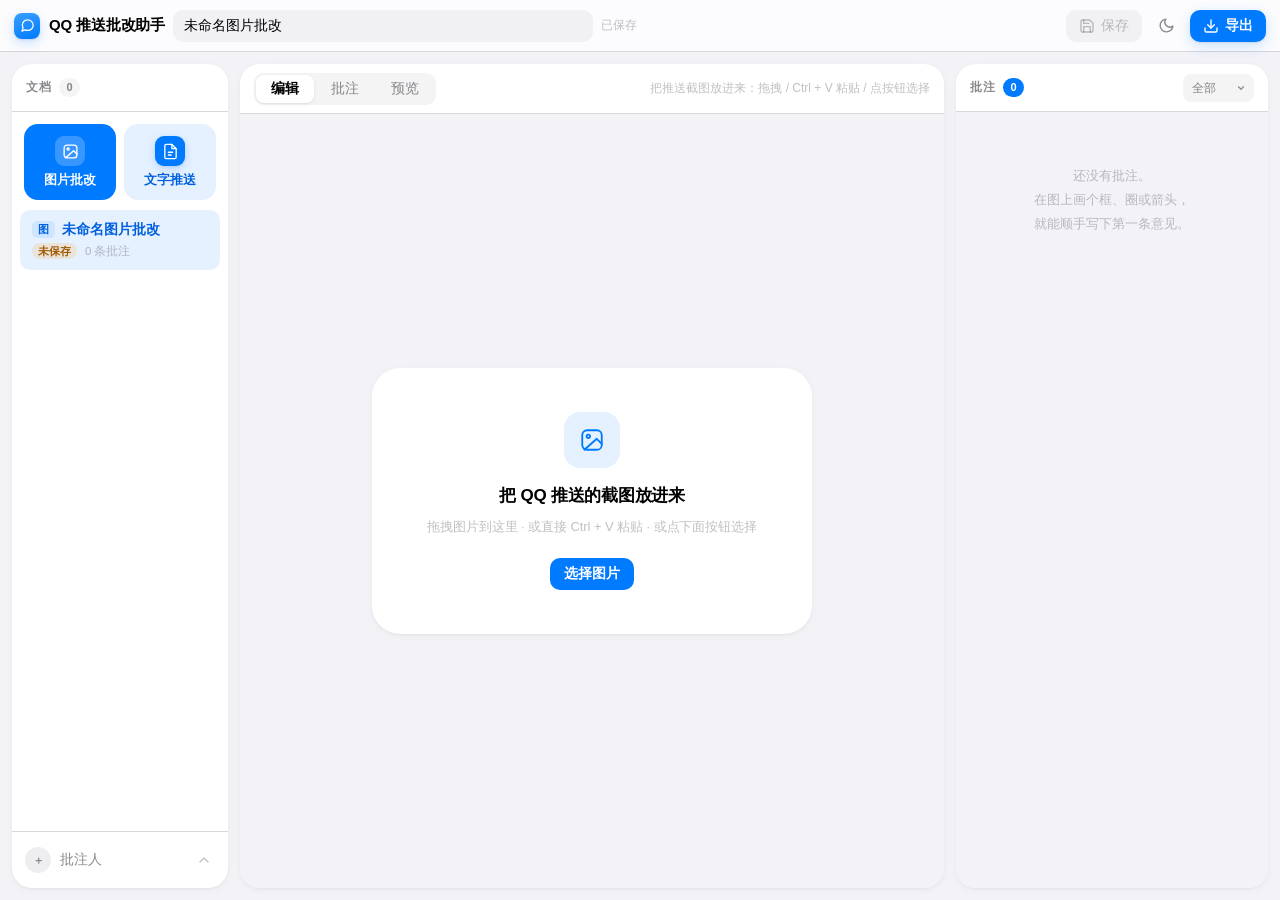
<file: index.html>
<!DOCTYPE html>
<html lang="zh-CN" data-theme="light">
<head>
<meta charset="UTF-8">
<meta name="viewport" content="width=device-width, initial-scale=1, viewport-fit=cover">
<meta name="color-scheme" content="light dark">
<title>QQ 推送批改助手</title>
<script>
/* 主题要在首帧之前定下来，否则深色模式会先闪一下白。
   这里只读 localStorage，不依赖任何后续脚本。 */
(function () {
  var t = 'light';
  try {
    var s = JSON.parse(localStorage.getItem('qqpc:settings') || '{}');
    if (s && s.theme === 'dark') t = 'dark';
    else if (s && s.theme === 'light') t = 'light';
    else if (window.matchMedia && window.matchMedia('(prefers-color-scheme: dark)').matches) t = 'dark';
  } catch (e) {}
  document.documentElement.setAttribute('data-theme', t);
})();
</script>
<style>
/* ============================================================
 * QQ 推送批改助手 · 样式表
 *
 * 设计取向：Apple（iOS / macOS 原生质感）
 *   1. 一切颜色走语义变量 —— 深色模式只覆盖变量，不动任何结构；
 *   2. 层级靠「留白 + 圆角 + 多层柔和阴影」，不靠描边和色块堆叠；
 *   3. 分割线一律 0.5px 发丝线；阴影一律多层小透明度叠加，不用单层大黑；
 *   4. 所有可交互元素都有过渡与 :active 缩放反馈；尊重 prefers-reduced-motion；
 *   5. 毛玻璃只用在「悬浮在内容之上」的固定层（顶栏、底部导航、弹层）。
 * ============================================================ */

/* ---------- 设计令牌 ---------- */
:root{
  --font-sans:-apple-system,BlinkMacSystemFont,"SF Pro Text","SF Pro Display","Helvetica Neue",
    "PingFang SC","Hiragino Sans GB","Microsoft YaHei",sans-serif;
  --font-emoji:"Apple Color Emoji","Segoe UI Emoji","Noto Color Emoji",sans-serif;

  /* 语义色 · 浅色 */
  --bg-base:#FFFFFF;
  --bg-grouped:#F2F2F7;
  --bg-elevated:#FFFFFF;
  --bg-sunken:#F2F2F7;
  --label-primary:#000000;
  --label-secondary:rgba(60,60,67,.60);
  --label-tertiary:rgba(60,60,67,.32);
  --separator:rgba(60,60,67,.20);
  --separator-strong:rgba(60,60,67,.29);
  --fill-quaternary:rgba(116,116,128,.08);
  --fill-tertiary:rgba(116,116,128,.12);
  --hover:rgba(116,116,128,.08);
  --accent:#007AFF;
  --accent-hover:#0071EB;
  --accent-ink:#0060DF;               /* 强调色系的可读文字色 */
  --accent-soft:rgba(0,122,255,.10);
  --accent-line:rgba(0,122,255,.22);
  --accent-ring:rgba(0,122,255,.20);
  --on-accent:#FFFFFF;
  --danger:#FF3B30;
  --danger-ink:#D70015;
  --danger-soft:rgba(255,59,48,.10);

  /* 多层柔和阴影 */
  --shadow-sm:0 1px 2px rgba(0,0,0,.04),0 2px 8px rgba(0,0,0,.04);
  --shadow-md:0 2px 4px rgba(0,0,0,.04),0 8px 24px rgba(0,0,0,.06);
  --shadow-lg:0 4px 12px rgba(0,0,0,.06),0 16px 48px rgba(0,0,0,.10);

  --r-xs:6px; --r-sm:10px; --r-md:14px; --r-lg:20px; --r-xl:28px; --r-pill:999px;

  --ease-standard:cubic-bezier(.32,.72,0,1);
  --ease-spring:cubic-bezier(.34,1.56,.64,1);
  --dur-fast:150ms; --dur-base:250ms; --dur-slow:400ms;

  /* 批注类型色（图形 / 圆点用饱和色，文字用 *-ink 保证对比度） */
  --c-typo:#FF3B30;      --c-typo-bg:rgba(255,59,48,.12);
  --c-wording:#FF9500;   --c-wording-bg:rgba(255,149,0,.15);   --c-wording-ink:#A35B00;
  --c-format:#AF52DE;    --c-format-bg:rgba(175,82,222,.12);
  --c-emoji:#32ADE6;     --c-emoji-bg:rgba(50,173,230,.14);    --c-emoji-ink:#0B6E96;
  --c-praise:#34C759;    --c-praise-bg:rgba(52,199,89,.13);    --c-praise-ink:#1B7A34;
  --c-general:#8E8E93;   --c-general-bg:rgba(142,142,147,.13);

  --topbar-h:52px;
  --mnav-h:56px;
  --scroll:rgba(60,60,67,.26);
  --scroll-hi:rgba(60,60,67,.42);

  --glass:rgba(255,255,255,.72);
}

html[data-theme="dark"]{
  --bg-base:#000000;
  --bg-grouped:#000000;
  --bg-elevated:#1C1C1E;
  --bg-sunken:#0C0C0E;
  --label-primary:#FFFFFF;
  --label-secondary:rgba(235,235,245,.60);
  --label-tertiary:rgba(235,235,245,.32);
  --separator:rgba(84,84,88,.60);
  --separator-strong:rgba(84,84,88,.65);
  --fill-quaternary:rgba(118,118,128,.24);
  --fill-tertiary:rgba(118,118,128,.32);
  --hover:rgba(118,118,128,.24);
  --accent:#0A84FF;
  --accent-hover:#3395FF;
  --accent-ink:#6BB4FF;
  --accent-soft:rgba(10,132,255,.18);
  --accent-line:rgba(10,132,255,.34);
  --accent-ring:rgba(10,132,255,.32);
  --on-accent:#FFFFFF;
  --danger:#FF453A;
  --danger-ink:#FF6961;
  --danger-soft:rgba(255,69,58,.16);

  --shadow-sm:0 1px 2px rgba(0,0,0,.5);
  --shadow-md:0 2px 6px rgba(0,0,0,.5),0 8px 24px rgba(0,0,0,.4);
  --shadow-lg:0 6px 20px rgba(0,0,0,.6),0 20px 56px rgba(0,0,0,.5);

  --c-typo:#FF453A;      --c-typo-bg:rgba(255,69,58,.18);
  --c-wording:#FF9F0A;   --c-wording-bg:rgba(255,159,10,.18);  --c-wording-ink:#FFC16B;
  --c-format:#BF5AF2;    --c-format-bg:rgba(191,90,242,.18);
  --c-emoji:#64D2FF;     --c-emoji-bg:rgba(100,210,255,.16);   --c-emoji-ink:#9BE2FF;
  --c-praise:#30D158;    --c-praise-bg:rgba(48,209,88,.16);    --c-praise-ink:#6FE396;
  --c-general:#98989D;   --c-general-bg:rgba(152,152,157,.18);

  --scroll:rgba(235,235,245,.22);
  --scroll-hi:rgba(235,235,245,.36);

  --glass:rgba(28,28,30,.72);
}

/* ---------- 全局基线 ---------- */
*{box-sizing:border-box;}
html,body{height:100%;}
body{
  margin:0;
  background:var(--bg-grouped);
  color:var(--label-primary);
  font-family:var(--font-sans);
  font-size:14px;
  line-height:1.47;
  letter-spacing:-.005em;
  -webkit-font-smoothing:antialiased;
  text-rendering:optimizeLegibility;
  display:flex;flex-direction:column;overflow:hidden;
  transition:background-color var(--dur-base) var(--ease-standard),color var(--dur-base) var(--ease-standard);
}
button{font-family:inherit;cursor:pointer;color:inherit;background:none;border:0;padding:0;
  -webkit-tap-highlight-color:transparent;}
input,textarea,select{font-family:inherit;}
.hidden{display:none !important;}
.grow{flex:1;min-width:0;}
svg.i{display:block;width:16px;height:16px;flex:none;}
:focus-visible{outline:2px solid var(--accent-ring);outline-offset:2px;border-radius:var(--r-xs);}
::selection{background:var(--accent-soft);}

/* 点击反馈（苹果按钮手感的关键） */
.btn:active,.btn-sm:active,.icon-btn:active,.new-btn:active,.it-btn:active,.fb-btn:active,
.tab:active,.doc-item-x:active,.ann-act:active,.menu button:active,.chip:active,.dlg-btn:active{
  transform:scale(.97);
}

/* ---------- 顶栏（毛玻璃 · 吸顶） ---------- */
.topbar{
  flex:none;display:flex;align-items:center;gap:8px;
  height:var(--topbar-h);padding:0 14px;
  background:var(--glass);
  -webkit-backdrop-filter:blur(20px) saturate(180%);
  backdrop-filter:blur(20px) saturate(180%);
  border-bottom:.5px solid var(--separator);
  z-index:40;
  transition:background-color var(--dur-base) var(--ease-standard),border-color var(--dur-base) var(--ease-standard);
}
.brand{display:flex;align-items:center;gap:9px;font-size:15px;font-weight:600;letter-spacing:-.01em;white-space:nowrap;}
.brand-mark{
  width:26px;height:26px;border-radius:8px;flex:none;
  display:flex;align-items:center;justify-content:center;
  background:linear-gradient(160deg,#3AA0FF,var(--accent));
  color:#fff;box-shadow:0 1px 2px rgba(0,0,0,.10),0 4px 12px var(--accent-ring);
}
.brand-mark svg{width:15px;height:15px;}
.title-input{
  flex:1;min-width:0;max-width:420px;height:32px;
  border:0;border-radius:var(--r-sm);
  padding:0 11px;font-size:14px;background:var(--fill-quaternary);color:var(--label-primary);outline:none;
  transition:background-color var(--dur-fast) var(--ease-standard),box-shadow var(--dur-fast) var(--ease-standard);
}
.title-input::placeholder{color:var(--label-tertiary);}
.title-input:hover{background:var(--fill-tertiary);}
.title-input:focus{background:var(--bg-elevated);box-shadow:0 0 0 3px var(--accent-ring);}
.save-hint{font-size:12px;color:var(--label-tertiary);white-space:nowrap;letter-spacing:0;
  transition:color var(--dur-fast) var(--ease-standard);}
.save-hint.dirty{color:var(--c-wording-ink);font-weight:500;}

/* 通用按钮 */
.btn{
  display:inline-flex;align-items:center;gap:6px;justify-content:center;
  height:32px;padding:0 13px;border-radius:var(--r-sm);
  border:0;background:var(--fill-quaternary);color:var(--label-primary);
  font-size:13.5px;font-weight:500;white-space:nowrap;
  transition:background-color var(--dur-fast) var(--ease-standard),color var(--dur-fast) var(--ease-standard),
             opacity var(--dur-fast) var(--ease-standard),transform var(--dur-fast) var(--ease-standard),
             box-shadow var(--dur-fast) var(--ease-standard);
}
.btn:hover{background:var(--fill-tertiary);}
.btn-primary{
  background:var(--accent);color:var(--on-accent);font-weight:600;
  box-shadow:0 1px 2px rgba(0,0,0,.08),0 4px 14px var(--accent-ring);
}
.btn-primary:hover{background:var(--accent-hover);}
.btn-save{color:var(--accent);background:var(--accent-soft);font-weight:600;}
.btn-save:hover{background:var(--accent-line);}
.btn-save:disabled{
  color:var(--label-tertiary);background:var(--fill-quaternary);
  font-weight:500;cursor:default;box-shadow:none;
}
.btn-save:disabled:active{transform:none;}
.btn-txt{white-space:nowrap;}

/* 图标按钮 */
.icon-btn{
  width:32px;height:32px;flex:none;border-radius:var(--r-sm);
  display:inline-flex;align-items:center;justify-content:center;
  color:var(--label-secondary);
  transition:background-color var(--dur-fast) var(--ease-standard),color var(--dur-fast) var(--ease-standard),
             transform var(--dur-fast) var(--ease-standard);
}
.icon-btn:hover{background:var(--fill-quaternary);color:var(--label-primary);}
.icon-btn svg{width:17px;height:17px;}

/* 批注人 */
.who{
  display:flex;align-items:center;gap:7px;height:32px;padding:0 10px 0 4px;
  border:0;border-radius:var(--r-pill);background:var(--fill-quaternary);
  transition:background-color var(--dur-fast) var(--ease-standard),transform var(--dur-fast) var(--ease-standard);
}
.who:hover{background:var(--fill-tertiary);}
.who.is-empty{color:var(--label-secondary);}
.avatar{
  width:24px;height:24px;border-radius:50%;flex:none;
  display:inline-flex;align-items:center;justify-content:center;
  background:linear-gradient(160deg,#3AA0FF,var(--accent));
  color:#fff;font-size:10.5px;font-weight:600;letter-spacing:-.02em;line-height:1;
  font-family:"PingFang SC","Microsoft YaHei",sans-serif;
}
.who.is-empty .avatar{background:var(--fill-tertiary);color:var(--label-secondary);}
.avatar-lg{width:40px;height:40px;font-size:15px;}
.who-name{font-size:13px;font-weight:500;max-width:96px;overflow:hidden;text-overflow:ellipsis;white-space:nowrap;}

/* 批注人（左栏底部 · 常驻设置项） */
.who-foot{
  position:relative;flex:none;padding:8px;
  border-top:.5px solid var(--separator);
}
.who-foot .who{
  width:100%;height:40px;gap:9px;padding:0 8px 0 5px;
  border-radius:var(--r-sm);background:transparent;text-align:left;
}
.who-foot .who:hover{background:var(--hover);}
.who-foot .who:active{transform:scale(.985);}
.who-foot .who .avatar{width:26px;height:26px;font-size:11px;}
.who-foot .who-name{
  max-width:132px;font-size:13.5px;font-weight:500;letter-spacing:-.005em;
}
.who-chev{width:15px;height:15px;flex:none;color:var(--label-tertiary);}
/* 弹层挂在边栏底部，所以向上展开、宽度跟随边栏 */
.who-foot .pop{
  left:8px;right:8px;top:auto;bottom:calc(100% + 6px);width:auto;padding:14px;
  animation:popOutUp var(--dur-base) var(--ease-standard);
}
.who-foot .pop-row{gap:10px;}
.who-foot .avatar-lg{width:34px;height:34px;font-size:13px;}
@keyframes popOutUp{from{opacity:0;transform:translateY(6px) scale(.98);}to{opacity:1;transform:none;}}

/* 弹出层（批注人 / 导出菜单共用质感） */
.menu-wrap{position:relative;}
.menu,.pop{
  position:absolute;right:0;top:calc(100% + 8px);
  background:var(--bg-elevated);
  border:.5px solid var(--separator);
  border-radius:var(--r-md);
  box-shadow:var(--shadow-lg);
  z-index:60;
  animation:popIn var(--dur-base) var(--ease-standard);
  overflow:hidden;
}
@keyframes popIn{from{opacity:0;transform:translateY(-6px) scale(.98);}to{opacity:1;transform:none;}}

.menu{min-width:250px;padding:5px;}
.menu button{
  display:flex;align-items:center;gap:10px;width:100%;text-align:left;
  padding:9px 11px;border-radius:var(--r-sm);font-size:13.5px;color:var(--label-primary);
  transition:background-color var(--dur-fast) var(--ease-standard),transform var(--dur-fast) var(--ease-standard);
}
.menu button:hover{background:var(--hover);}
.menu button svg{width:16px;height:16px;flex:none;color:var(--label-tertiary);}
.menu button:hover svg{color:var(--accent);}
.menu-sep{height:.5px;background:var(--separator);margin:5px 8px;}
.menu-group{
  font-size:11px;font-weight:600;letter-spacing:.06em;color:var(--label-tertiary);
  padding:10px 11px 4px;text-transform:uppercase;
}

.pop{width:268px;padding:16px;}
.pop-title{font-size:15px;font-weight:600;letter-spacing:-.01em;margin-bottom:12px;}
.pop-row{display:flex;align-items:center;gap:12px;}
.pop-input{
  flex:1;min-width:0;height:34px;border:0;border-radius:var(--r-sm);
  padding:0 11px;font-size:14px;background:var(--fill-quaternary);color:var(--label-primary);outline:none;
  transition:background-color var(--dur-fast) var(--ease-standard),box-shadow var(--dur-fast) var(--ease-standard);
}
.pop-input:focus{background:var(--bg-elevated);box-shadow:0 0 0 3px var(--accent-ring);}
.pop-hint{font-size:12px;color:var(--label-tertiary);margin:10px 0 14px;line-height:1.45;}
.pop-actions{display:flex;gap:8px;justify-content:flex-end;}

/* ---------- 三栏 ---------- */
.layout{flex:1;display:grid;grid-template-columns:216px minmax(0,1fr) 312px;gap:12px;padding:12px;min-height:0;}
.col{
  background:var(--bg-elevated);
  border-radius:var(--r-lg);
  display:flex;flex-direction:column;min-height:0;overflow:hidden;
  box-shadow:var(--shadow-sm);
  transition:background-color var(--dur-base) var(--ease-standard);
}
.col-head{
  flex:none;display:flex;align-items:center;gap:8px;min-height:48px;
  padding:0 14px;border-bottom:.5px solid var(--separator);
  font-size:12px;font-weight:600;color:var(--label-secondary);letter-spacing:.06em;text-transform:uppercase;
}
.col-title{white-space:nowrap;}
.badge{
  min-width:20px;height:19px;padding:0 7px;border-radius:var(--r-pill);
  background:var(--accent);color:var(--on-accent);
  font-size:11px;font-weight:600;letter-spacing:0;text-transform:none;
  display:inline-flex;align-items:center;justify-content:center;
  font-variant-numeric:tabular-nums;
}
.badge-soft{
  min-width:20px;height:19px;padding:0 7px;border-radius:var(--r-pill);
  background:var(--fill-quaternary);color:var(--label-secondary);
  font-size:11px;font-weight:600;letter-spacing:0;text-transform:none;
  display:inline-flex;align-items:center;justify-content:center;
  font-variant-numeric:tabular-nums;
}
.muted-sm{font-size:12px;color:var(--label-tertiary);font-weight:400;letter-spacing:0;text-transform:none;}

/* 左栏：新建入口（置于顶部，醒目） */
.new-row{flex:none;display:flex;gap:8px;padding:12px 12px 10px;}
.new-btn{
  flex:1;min-width:0;display:flex;flex-direction:column;align-items:center;gap:6px;
  padding:12px 6px 11px;border-radius:var(--r-md);
  background:var(--accent-soft);color:var(--accent-ink);
  font-size:12.5px;font-weight:600;letter-spacing:-.005em;
  transition:background-color var(--dur-fast) var(--ease-standard),transform var(--dur-fast) var(--ease-standard),
             box-shadow var(--dur-fast) var(--ease-standard);
}
.new-btn:hover{background:var(--accent-line);box-shadow:var(--shadow-sm);}
/* 主推入口（图片批改）：实心强调色，一眼看出推荐走这条 */
.new-btn.is-primary{background:var(--accent);color:var(--on-accent);}
.new-btn.is-primary:hover{background:var(--accent-hover);box-shadow:var(--shadow-sm);}
.new-btn.is-primary .new-ico{background:rgba(255,255,255,.22);color:var(--on-accent);box-shadow:none;}
.new-ico{
  width:30px;height:30px;border-radius:9px;flex:none;
  display:flex;align-items:center;justify-content:center;
  background:var(--accent);color:var(--on-accent);
  box-shadow:0 1px 2px rgba(0,0,0,.08),0 3px 10px var(--accent-ring);
}
.new-ico svg{width:17px;height:17px;}
.new-txt{white-space:nowrap;overflow:hidden;text-overflow:ellipsis;max-width:100%;}

/* 左栏：文档列表 */
.doc-list{flex:1;overflow-y:auto;padding:0 8px 10px;}
.doc-item{
  position:relative;padding:10px 32px 10px 12px;border-radius:var(--r-sm);
  cursor:pointer;margin-bottom:2px;
  transition:background-color var(--dur-fast) var(--ease-standard),transform var(--dur-fast) var(--ease-standard);
}
.doc-item+.doc-item::before{
  content:"";position:absolute;left:12px;right:12px;top:-1px;height:.5px;background:var(--separator);
}
.doc-item:hover{background:var(--hover);}
.doc-item.is-active{background:var(--accent-soft);}
.doc-item.is-active::before,.doc-item.is-active+.doc-item::before{opacity:0;}
.doc-item-head{display:flex;align-items:center;gap:7px;margin-bottom:3px;min-width:0;}
.doc-item-title{
  flex:1;min-width:0;font-size:13.5px;font-weight:500;letter-spacing:-.005em;
  white-space:nowrap;overflow:hidden;text-overflow:ellipsis;
}
.doc-item.is-active .doc-item-title{color:var(--accent-ink);font-weight:600;}
.doc-item-meta{font-size:11.5px;color:var(--label-tertiary);display:flex;gap:8px;align-items:center;
  font-variant-numeric:tabular-nums;}
.doc-unsaved{
  display:inline-block;padding:0 6px;border-radius:var(--r-pill);
  background:var(--c-wording-bg);color:var(--c-wording-ink);
  font-size:10.5px;font-weight:600;line-height:16px;letter-spacing:0;
}
.doc-item-x{
  position:absolute;right:6px;top:50%;transform:translateY(-50%);
  width:22px;height:22px;border-radius:50%;display:flex;align-items:center;justify-content:center;
  color:var(--label-tertiary);opacity:0;
  transition:opacity var(--dur-fast) var(--ease-standard),background-color var(--dur-fast) var(--ease-standard),
             color var(--dur-fast) var(--ease-standard),transform var(--dur-fast) var(--ease-standard);
}
.doc-item-x svg{width:13px;height:13px;}
.doc-item:hover .doc-item-x{opacity:1;}
.doc-item-x:hover{background:var(--danger-soft);color:var(--danger);}

/* 文档列表里的类型标识 */
.doc-kind{
  flex:none;font-size:10.5px;font-weight:600;line-height:17px;
  padding:0 6px;border-radius:5px;background:var(--fill-quaternary);color:var(--label-secondary);
  letter-spacing:.02em;
}
.doc-kind.k-img{background:var(--accent-soft);color:var(--accent-ink);}

/* 中栏 */
.tabs{
  flex:none;display:flex;align-items:center;gap:10px;min-height:50px;
  padding:0 14px;border-bottom:.5px solid var(--separator);
}
.segmented{
  display:inline-flex;align-items:center;gap:2px;padding:2px;flex:none;
  background:var(--fill-quaternary);border-radius:var(--r-sm);
}
.tab{
  border-radius:8px;padding:5px 15px;font-size:13.5px;color:var(--label-secondary);font-weight:500;
  white-space:nowrap;
  transition:background-color var(--dur-base) var(--ease-standard),color var(--dur-base) var(--ease-standard),
             box-shadow var(--dur-base) var(--ease-standard),transform var(--dur-fast) var(--ease-standard);
}
.tab:hover{color:var(--label-primary);}
.tab.is-active{
  background:var(--bg-elevated);color:var(--label-primary);font-weight:600;
  box-shadow:0 1px 2px rgba(0,0,0,.06),0 1px 6px rgba(0,0,0,.04);
}
html[data-theme="dark"] .tab.is-active{background:#3A3A3C;}

.canvas-wrap{flex:1;overflow-y:auto;padding:22px 24px;position:relative;min-height:0;}

.bubble{
  background:var(--bg-sunken);border-radius:var(--r-lg);
  padding:22px 24px;font-size:17px;line-height:1.7;letter-spacing:-.005em;color:var(--label-primary);
  white-space:pre-wrap;word-break:break-word;max-width:780px;
}
.bubble.is-preview{background:var(--bg-elevated);box-shadow:var(--shadow-sm);}

.editor{
  width:100%;min-height:420px;height:100%;resize:vertical;
  border:0;border-radius:var(--r-lg);
  padding:20px 22px;font-size:17px;line-height:1.7;letter-spacing:-.005em;color:var(--label-primary);
  background:var(--bg-elevated);box-shadow:0 0 0 1px var(--separator);
  outline:none;display:block;
  transition:box-shadow var(--dur-fast) var(--ease-standard),background-color var(--dur-fast) var(--ease-standard);
}
.editor::placeholder{color:var(--label-tertiary);}
.editor:focus{box-shadow:0 0 0 3px var(--accent-ring);}

/* 正文片段 */
.seg{white-space:pre-wrap;}
.qq-emoji{
  display:inline-block;font-style:normal;line-height:1;
  font-size:1.15em;vertical-align:-2px;padding:0 1px;
  font-family:var(--font-emoji);
}
.hl{border-radius:4px;padding:2px 0;cursor:pointer;
  transition:filter var(--dur-fast) var(--ease-standard),box-shadow var(--dur-fast) var(--ease-standard);}
.hl:hover{filter:brightness(.96);}
html[data-theme="dark"] .hl:hover{filter:brightness(1.22);}
.hl-typo{background:var(--c-typo-bg);box-shadow:inset 0 -1.5px 0 var(--c-typo);}
.hl-wording{background:var(--c-wording-bg);box-shadow:inset 0 -1.5px 0 var(--c-wording);}
.hl-format{background:var(--c-format-bg);box-shadow:inset 0 -1.5px 0 var(--c-format);}
.hl-emoji{background:var(--c-emoji-bg);box-shadow:inset 0 -1.5px 0 var(--c-emoji);}
.hl-praise{background:var(--c-praise-bg);box-shadow:inset 0 -1.5px 0 var(--c-praise);}
.hl-general{background:var(--c-general-bg);box-shadow:inset 0 -1.5px 0 var(--c-general);}
.hl-multi{outline:1px dashed var(--accent-line);outline-offset:1px;}
.hl.is-focus{box-shadow:0 0 0 3px var(--accent-ring);}
.seg.is-lost,.qq-emoji.is-lost{opacity:.45;}

/* 浮动批注工具条 */
.floating-bar{
  position:fixed;z-index:70;
  background:var(--glass);
  -webkit-backdrop-filter:blur(20px) saturate(180%);
  backdrop-filter:blur(20px) saturate(180%);
  border:.5px solid var(--separator);
  border-radius:var(--r-md);
  box-shadow:var(--shadow-lg);padding:6px;
  display:flex;gap:3px;align-items:center;max-width:660px;
  animation:popIn var(--dur-base) var(--ease-standard);
}
.fb-btn{
  display:inline-flex;align-items:center;gap:6px;
  border-radius:8px;padding:6px 11px;font-size:13px;white-space:nowrap;color:var(--label-primary);
  transition:background-color var(--dur-fast) var(--ease-standard),transform var(--dur-fast) var(--ease-standard);
}
.fb-btn:hover{background:var(--hover);}
.fb-btn.is-solid{background:var(--accent);color:var(--on-accent);font-weight:600;}
.fb-btn.is-solid:hover{background:var(--accent-hover);}
.fb-tip{font-size:12.5px;padding:6px 10px;color:var(--label-secondary);white-space:nowrap;}
.fb-dot{width:7px;height:7px;border-radius:50%;display:inline-block;flex:none;}

.composer{display:flex;flex-direction:column;gap:8px;width:440px;padding:4px;}
.composer-quote{
  font-size:12.5px;color:var(--label-secondary);background:var(--fill-quaternary);
  border-radius:8px;padding:7px 10px;white-space:nowrap;overflow:hidden;text-overflow:ellipsis;
}
.composer textarea{
  width:100%;min-height:76px;resize:vertical;border:0;border-radius:var(--r-sm);
  padding:10px 12px;font-size:13.5px;line-height:1.6;outline:none;color:var(--label-primary);
  background:var(--fill-quaternary);
  transition:background-color var(--dur-fast) var(--ease-standard),box-shadow var(--dur-fast) var(--ease-standard);
}
.composer input{
  width:100%;height:34px;border:0;border-radius:var(--r-sm);
  padding:0 12px;font-size:13.5px;outline:none;color:var(--label-primary);background:var(--fill-quaternary);
  transition:background-color var(--dur-fast) var(--ease-standard),box-shadow var(--dur-fast) var(--ease-standard);
}
.composer textarea:focus,.composer input:focus{background:var(--bg-elevated);box-shadow:0 0 0 3px var(--accent-ring);}
.composer-row{display:flex;align-items:center;gap:8px;}
.composer-lab{font-size:12px;color:var(--label-tertiary);white-space:nowrap;}
.chips{display:flex;gap:6px;flex-wrap:wrap;}
.chip{
  border:0;background:var(--fill-quaternary);color:var(--label-secondary);
  border-radius:var(--r-pill);padding:4px 11px;font-size:12px;
  transition:background-color var(--dur-fast) var(--ease-standard),color var(--dur-fast) var(--ease-standard),
             transform var(--dur-fast) var(--ease-standard);
}
.chip:hover{background:var(--fill-tertiary);color:var(--label-primary);}
.chip.is-on{background:var(--bg-elevated);box-shadow:inset 0 0 0 1.5px currentColor,var(--shadow-sm);font-weight:600;}
.composer-actions{display:flex;gap:8px;justify-content:flex-end;}
.btn-sm{
  display:inline-flex;align-items:center;justify-content:center;gap:5px;
  height:32px;padding:0 14px;border-radius:var(--r-sm);font-size:13.5px;font-weight:500;
  border:0;background:var(--fill-quaternary);color:var(--label-primary);
  transition:background-color var(--dur-fast) var(--ease-standard),color var(--dur-fast) var(--ease-standard),
             transform var(--dur-fast) var(--ease-standard),box-shadow var(--dur-fast) var(--ease-standard);
}
.btn-sm:hover{background:var(--fill-tertiary);}
.btn-sm.primary{background:var(--accent);color:var(--on-accent);font-weight:600;}
.btn-sm.primary:hover{background:var(--accent-hover);}

/* 右栏：批注清单 */
.mini-select{
  height:28px;border:0;border-radius:8px;padding:0 26px 0 9px;
  font-size:12px;font-weight:500;color:var(--label-secondary);background:var(--fill-quaternary);
  outline:none;max-width:104px;appearance:none;-webkit-appearance:none;
  background-image:url("data:image/svg+xml;utf8,<svg xmlns='http://www.w3.org/2000/svg' width='10' height='10' viewBox='0 0 24 24' fill='none' stroke='%238E8E93' stroke-width='3' stroke-linecap='round' stroke-linejoin='round'><path d='m6 9 6 6 6-6'/></svg>");
  background-repeat:no-repeat;background-position:right 8px center;
  transition:background-color var(--dur-fast) var(--ease-standard);
}
.mini-select:hover{background-color:var(--fill-tertiary);}
.ann-list{flex:1;overflow-y:auto;padding:12px;background:var(--bg-grouped);}
.ann-card{
  position:relative;background:var(--bg-elevated);
  border-radius:var(--r-md);padding:12px 13px 12px 15px;margin-bottom:8px;
  cursor:pointer;box-shadow:var(--shadow-sm);
  transition:box-shadow var(--dur-base) var(--ease-standard),transform var(--dur-fast) var(--ease-standard);
  animation:fadeInUp var(--dur-slow) var(--ease-standard) both;
}
@keyframes fadeInUp{from{opacity:0;transform:translateY(10px);}to{opacity:1;transform:none;}}
.ann-card::before{
  content:"";position:absolute;left:0;top:11px;bottom:11px;width:3px;border-radius:0 3px 3px 0;
  background:var(--c-general);
}
.ann-card:hover{box-shadow:var(--shadow-md);transform:translateY(-1px);}
.ann-card.is-focus{box-shadow:0 0 0 3px var(--accent-ring),var(--shadow-md);}
.ann-card.is-done{opacity:.55;}
.ann-card.is-done .ann-body{text-decoration:line-through;text-decoration-color:var(--label-tertiary);}
.ann-card.t-typo::before{background:var(--c-typo);}
.ann-card.t-wording::before{background:var(--c-wording);}
.ann-card.t-format::before{background:var(--c-format);}
.ann-card.t-emoji::before{background:var(--c-emoji);}
.ann-card.t-praise::before{background:var(--c-praise);}
.ann-card.t-general::before{background:var(--c-general);}
.ann-top{display:flex;align-items:center;gap:7px;margin-bottom:7px;}
.ann-no{
  min-width:19px;height:19px;border-radius:50%;background:var(--c-general);color:#fff;
  font-size:10.5px;font-weight:700;display:inline-flex;align-items:center;justify-content:center;flex:none;
  font-variant-numeric:tabular-nums;
}
.ann-card.t-typo .ann-no{background:var(--c-typo);}
.ann-card.t-wording .ann-no{background:var(--c-wording);}
.ann-card.t-format .ann-no{background:var(--c-format);}
.ann-card.t-emoji .ann-no{background:var(--c-emoji);}
.ann-card.t-praise .ann-no{background:var(--c-praise);}
.ann-type{font-size:12px;font-weight:600;color:var(--label-secondary);letter-spacing:-.005em;}
.ann-act{
  border-radius:6px;font-size:12px;padding:3px 7px;color:var(--label-tertiary);
  transition:background-color var(--dur-fast) var(--ease-standard),color var(--dur-fast) var(--ease-standard),
             transform var(--dur-fast) var(--ease-standard);
}
.ann-act:hover{background:var(--fill-quaternary);color:var(--label-primary);}
.ann-quote{
  font-size:12.5px;color:var(--label-secondary);background:var(--fill-quaternary);
  border-radius:7px;padding:6px 9px;margin-bottom:8px;
  overflow:hidden;text-overflow:ellipsis;white-space:nowrap;
}
.ann-body{font-size:13.5px;line-height:1.6;color:var(--label-primary);word-break:break-word;letter-spacing:-.005em;}
.ann-sug{
  margin-top:7px;font-size:12.5px;line-height:1.55;color:var(--c-praise-ink);
  background:var(--c-praise-bg);border-radius:8px;padding:6px 10px;word-break:break-word;
}
.ann-warn{
  margin-top:7px;font-size:12px;color:var(--c-wording-ink);background:var(--c-wording-bg);
  border-radius:8px;padding:6px 10px;line-height:1.6;
}
.ann-warn button{
  color:var(--c-wording-ink);text-decoration:underline;font-size:12px;padding:0 3px;
}
.empty{
  padding:40px 18px;text-align:center;color:var(--label-tertiary);font-size:13px;line-height:1.85;
}

/* ---------- 通用弹窗 ---------- */
.dlg{position:fixed;inset:0;z-index:120;display:flex;align-items:center;justify-content:center;padding:24px;}
.dlg-mask{
  position:absolute;inset:0;background:rgba(0,0,0,.32);
  -webkit-backdrop-filter:blur(2px);backdrop-filter:blur(2px);
  animation:fadeIn var(--dur-base) var(--ease-standard);
}
html[data-theme="dark"] .dlg-mask{background:rgba(0,0,0,.55);}
@keyframes fadeIn{from{opacity:0;}to{opacity:1;}}
.dlg-card{
  position:relative;width:100%;max-width:310px;overflow:hidden;
  background:var(--bg-elevated);border-radius:var(--r-md);
  box-shadow:var(--shadow-lg);
  animation:dlgIn var(--dur-slow) var(--ease-spring);
}
@keyframes dlgIn{from{opacity:0;transform:scale(.9);}to{opacity:1;transform:none;}}
.dlg-body{padding:20px 20px 16px;text-align:center;}
.dlg-title{font-size:17px;font-weight:600;letter-spacing:-.02em;line-height:1.3;}
.dlg-msg{font-size:13px;color:var(--label-secondary);line-height:1.5;margin-top:6px;word-break:break-word;white-space:pre-line;}
.dlg-msg:empty{display:none;}
.dlg-fields{margin-top:16px;text-align:left;}
.dlg-flabel{font-size:12px;font-weight:600;color:var(--label-secondary);margin:10px 2px 6px;}
.dlg-flabel:first-child{margin-top:0;}
.dlg-finput{
  width:100%;min-width:0;border:0;border-radius:var(--r-sm);
  padding:9px 11px;font-size:14px;line-height:1.5;font-family:inherit;
  background:var(--fill-quaternary);color:var(--label-primary);outline:none;resize:vertical;
  transition:background-color var(--dur-fast) var(--ease-standard),box-shadow var(--dur-fast) var(--ease-standard);
}
textarea.dlg-finput{min-height:74px;}
.dlg-finput:focus{background:var(--bg-elevated);box-shadow:0 0 0 3px var(--accent-ring);}
.dlg-acts{display:flex;flex-direction:column;border-top:.5px solid var(--separator);}
.dlg-btn{
  height:44px;width:100%;font-size:17px;font-weight:400;color:var(--accent);
  border-top:.5px solid var(--separator);
  transition:background-color var(--dur-fast) var(--ease-standard),transform var(--dur-fast) var(--ease-standard);
}
.dlg-btn:first-child{border-top:0;}
.dlg-btn:hover{background:var(--hover);}
.dlg-btn.is-primary{font-weight:600;}
.dlg-btn.is-destructive{color:var(--danger);}
.dlg-btn.is-ghost{color:var(--label-secondary);}

/* toast */
.toast{
  position:fixed;left:50%;bottom:36px;transform:translateX(-50%);
  background:var(--glass);color:var(--label-primary);font-size:13px;font-weight:500;
  -webkit-backdrop-filter:blur(20px) saturate(180%);
  backdrop-filter:blur(20px) saturate(180%);
  border:.5px solid var(--separator);
  padding:10px 18px;border-radius:var(--r-pill);z-index:99;pointer-events:none;
  box-shadow:var(--shadow-lg);max-width:80vw;
  animation:toastIn var(--dur-slow) var(--ease-spring);
}
@keyframes toastIn{from{opacity:0;transform:translateX(-50%) translateY(10px) scale(.96);}to{opacity:1;transform:translateX(-50%) translateY(0) scale(1);}}

/* 滚动条 */
::-webkit-scrollbar{width:10px;height:10px;}
::-webkit-scrollbar-thumb{background:var(--scroll);border-radius:6px;border:3px solid transparent;background-clip:content-box;}
::-webkit-scrollbar-thumb:hover{background:var(--scroll-hi);background-clip:content-box;}
::-webkit-scrollbar-track{background:transparent;}

/* ---------- 图片批改 ---------- */
.img-stage{position:absolute;inset:0;display:flex;flex-direction:column;background:var(--bg-sunken);}
.img-tools{
  flex:none;display:flex;align-items:center;gap:9px;flex-wrap:wrap;
  padding:9px 12px;background:var(--bg-elevated);border-bottom:.5px solid var(--separator);
}
.it-group{display:flex;align-items:center;gap:3px;padding-right:10px;border-right:.5px solid var(--separator);}
.it-group:last-child{border-right:0;padding-right:0;}
.it-lab{font-size:11px;color:var(--label-tertiary);margin-right:3px;white-space:nowrap;letter-spacing:.04em;}
.it-btn{
  display:inline-flex;align-items:center;gap:5px;
  border:0;border-radius:8px;padding:6px 9px;
  font-size:13px;font-weight:500;color:var(--label-secondary);line-height:1.2;white-space:nowrap;
  transition:background-color var(--dur-fast) var(--ease-standard),color var(--dur-fast) var(--ease-standard),
             transform var(--dur-fast) var(--ease-standard);
}
.it-btn svg{width:15px;height:15px;}
.it-btn:hover{background:var(--hover);color:var(--label-primary);}
.it-btn.is-on{background:var(--accent-soft);color:var(--accent-ink);font-weight:600;}
/* 色块：选中环收窄 + 拉开间距，避免和相邻色块/取色器挤在一起 */
.sw{
  width:20px;height:20px;border-radius:50%;border:0;padding:0;margin:0 2px;
  box-shadow:0 0 0 1px var(--separator-strong) inset;
  transition:box-shadow var(--dur-fast) var(--ease-standard),transform var(--dur-fast) var(--ease-standard);
}
.sw:hover{transform:scale(1.1);}
.sw.is-on{box-shadow:0 0 0 1.5px var(--bg-elevated),0 0 0 3px var(--accent);}
.it-color{
  width:26px;height:23px;padding:1px;margin-left:3px;border:0;border-radius:7px;background:var(--fill-quaternary);
  cursor:pointer;transition:background-color var(--dur-fast) var(--ease-standard);
}
.it-color:hover{background:var(--fill-tertiary);}

/* 成对出现的工具图标键：只有图标没有文字，左右收一收 */
.it-btn.ic{padding:6px 8px;}
.it-btn.ic svg{width:17px;height:17px;}
/* 当前倍率。等宽数字，免得 100% → 99.9% 时按钮自己抖一下 */
.it-pct{
  min-width:54px;justify-content:center;padding:6px 6px;
  font-variant-numeric:tabular-nums;font-size:12.5px;color:var(--label-tertiary);
}
.it-pct:hover{color:var(--label-primary);}
.it-zoom{gap:2px;}

.img-board{flex:1;overflow:auto;position:relative;display:flex;flex-direction:column;padding:18px;min-height:0;-webkit-overflow-scrolling:touch;}
.img-holder{
  /* flex:none 这一条是整个「比例失真」问题的解药，别删：
     这块卡片是 .img-board（纵向 flex）的子项，默认 flex-shrink:1。
     图比画布高的时候，flex 会把卡片的高度压到画布高度，
     而图片是 width/height:100% 撑满卡片的 —— 于是整张图被纵向压扁，
     宽高比当场失真（1600 高的图能被压成 687，比例从 0.38 变成 0.87）。
     这就是「传入图会压缩图片比例」的真正原因：不是缩放算法，是布局。
     居中改由 applyView 用 marginLeft/Top 算 —— 图比画布大时要能贴左上，
     让溢出的那一截滚得到；margin:auto 在溢出时会把左上角缩进负方向。 */
  flex:none;margin:0;position:relative;line-height:0;background:var(--bg-elevated);
  border-radius:var(--r-sm);box-shadow:var(--shadow-md);overflow:hidden;
}
.img-holder img{display:block;width:100%;height:100%;-webkit-user-drag:none;user-select:none;}
.img-holder svg{position:absolute;left:0;top:0;width:100%;height:100%;touch-action:none;}
.img-holder svg[data-tool="select"]{cursor:default;}
.img-holder svg[data-tool]:not([data-tool="select"]){cursor:crosshair;}
.img-holder svg[data-tool="pan"]{cursor:grab;}
.img-holder svg.is-panning{cursor:grabbing;}
.img-holder svg.is-locked{pointer-events:none;}

.img-drop{
  /* 同上：纵向 flex 的子项，不加 flex:none 时内容一高就被压扁 */
  flex:none;margin:auto;width:100%;max-width:440px;text-align:center;color:var(--label-tertiary);
  border-radius:var(--r-xl);background:var(--bg-elevated);padding:44px 28px;
  box-shadow:var(--shadow-sm);
  transition:box-shadow var(--dur-base) var(--ease-standard),background-color var(--dur-base) var(--ease-standard);
}
.img-drop.is-over{background:var(--accent-soft);box-shadow:0 0 0 3px var(--accent-ring);}
.img-drop-ico{
  width:56px;height:56px;margin:0 auto 16px;border-radius:16px;
  display:flex;align-items:center;justify-content:center;
  background:var(--accent-soft);color:var(--accent);
}
.img-drop-ico svg{width:26px;height:26px;}
.img-drop-t{font-size:17px;font-weight:600;letter-spacing:-.015em;color:var(--label-primary);margin-bottom:8px;}
.img-drop-s{font-size:13px;line-height:1.6;margin-bottom:20px;}

.img-composer{
  position:fixed;z-index:80;
  background:var(--bg-elevated);border-radius:var(--r-md);padding:12px;
  box-shadow:var(--shadow-lg);
  animation:popIn var(--dur-base) var(--ease-standard);
}

.svg-hit{cursor:pointer;}
.svg-hit.is-sel{filter:drop-shadow(0 0 4px var(--accent));}

/* ---------- 移动端底部导航（毛玻璃 · 固定） ---------- */
.mnav{
  display:none;flex:none;
  border-top:.5px solid var(--separator);
  background:var(--glass);
  -webkit-backdrop-filter:blur(20px) saturate(180%);
  backdrop-filter:blur(20px) saturate(180%);
  padding-bottom:env(safe-area-inset-bottom);
  z-index:45;
}
.mnav button{
  flex:1;display:flex;flex-direction:column;align-items:center;justify-content:center;gap:3px;
  height:var(--mnav-h);font-size:11px;color:var(--label-secondary);position:relative;
  transition:color var(--dur-base) var(--ease-standard),transform var(--dur-fast) var(--ease-standard);
}
.mnav button svg{width:22px;height:22px;}
.mnav button.is-on{color:var(--accent);}
.mnav button:active{transform:scale(.94);}

/* ---------- 窄屏 ---------- */
@media (max-width:1240px){
  .layout{grid-template-columns:200px minmax(0,1fr) 288px;}
}

@media (max-width:980px){
  .topbar{padding:0 10px;gap:6px;}
  .brand-text{display:none;}
  .save-hint{display:none;}
  .title-input{max-width:none;}
  .btn-save .btn-txt,.btn-primary .btn-txt{display:none;}
  .btn-save,.btn-primary{width:34px;padding:0;}

  /* 批注人在边栏底部，窄屏下仍要显示姓名（它不在顶栏了） */
  .who-foot{padding:10px 12px;}
  .who-foot .who-name{display:block;max-width:none;}
  .who-foot .who{height:46px;}
  .who-foot .pop{padding:16px;}

  .layout{grid-template-columns:minmax(0,1fr);padding:0;gap:0;}
  .layout > .col{border-radius:0;box-shadow:none;}
  .col-center{min-height:0;}

  body[data-mview="docs"] .col-center,body[data-mview="docs"] .col-right{display:none;}
  body[data-mview="main"] .col-left,body[data-mview="main"] .col-right{display:none;}
  body[data-mview="ann"]  .col-left,body[data-mview="ann"]  .col-center{display:none;}

  .mnav{display:flex;}
  .new-row{padding:12px 12px 12px;}
  .new-btn{flex-direction:row;justify-content:center;padding:12px 8px;}
  .doc-item{padding:13px 36px 13px 14px;}
  .doc-item-title{font-size:15px;}
  .doc-item-x{opacity:1;width:28px;height:28px;}
  .doc-item-x svg{width:16px;height:16px;}
  .ann-act{padding:5px 10px;font-size:13px;}

  .canvas-wrap{padding:14px;}
  .bubble{padding:18px;font-size:16px;line-height:1.72;}
  .editor{min-height:56vh;padding:16px;font-size:16px;line-height:1.72;}

  .tabs .muted-sm{min-width:0;overflow:hidden;text-overflow:ellipsis;white-space:nowrap;}
  .col-head .muted-sm{display:none;}

  .toast{bottom:calc(var(--mnav-h) + env(safe-area-inset-bottom) + 16px);}

  .img-tools{flex-wrap:nowrap;overflow-x:auto;padding:9px 11px;-webkit-overflow-scrolling:touch;}
  .it-group{flex:none;}
  .it-btn{padding:8px 10px;}
  .img-board{padding:12px;}
  .img-drop{padding:32px 20px;}
  .dlg-btn{height:48px;}
}

@media (max-width:400px){
  .brand{display:none;}
  .composer{width:86vw;}
  .dlg-card{max-width:290px;}
}

/* ---------- 无障碍：尊重系统「减弱动态效果」 ---------- */
@media (prefers-reduced-motion:reduce){
  *,*::before,*::after{
    animation-duration:.01ms !important;
    animation-iteration-count:1 !important;
    transition-duration:.01ms !important;
    scroll-behavior:auto !important;
  }
}

</style>
</head>
<body data-mview="main">

<header class="topbar">
  <div class="brand">
    <span class="brand-mark">
      <svg viewBox="0 0 24 24" fill="none" stroke="currentColor" stroke-width="2" stroke-linecap="round" stroke-linejoin="round"><path d="M21 11.5a8.4 8.4 0 0 1-9 8.4 8.9 8.9 0 0 1-3.8-.9L3 21l1.9-5.1A8.4 8.4 0 0 1 12 3.1a8.4 8.4 0 0 1 9 8.4Z"/></svg>
    </span>
    <span class="brand-text">QQ 推送批改助手</span>
  </div>

  <input id="docTitle" class="title-input" type="text" placeholder="未命名推送" autocomplete="off" aria-label="推送标题">
  <span id="saveHint" class="save-hint">已保存</span>
  <span class="grow"></span>

  <button id="btnSave" class="btn btn-save" type="button" title="保存（Ctrl + S）" disabled>
    <svg class="i" viewBox="0 0 24 24" fill="none" stroke="currentColor" stroke-width="2" stroke-linecap="round" stroke-linejoin="round"><path d="M19 21H5a2 2 0 0 1-2-2V5a2 2 0 0 1 2-2h11l5 5v11a2 2 0 0 1-2 2Z"/><path d="M17 21v-8H7v8"/><path d="M7 3v5h8"/></svg>
    <span class="btn-txt">保存</span>
  </button>

  <button id="btnTheme" class="icon-btn" type="button" title="切换深色 / 浅色" aria-label="切换主题">
    <svg class="i" viewBox="0 0 24 24" fill="none" stroke="currentColor" stroke-width="2" stroke-linecap="round" stroke-linejoin="round"><path d="M21 12.8A9 9 0 1 1 11.2 3a7 7 0 0 0 9.8 9.8Z"/></svg>
  </button>

  <div class="menu-wrap">
    <button id="btnExport" class="btn btn-primary" type="button">
      <svg class="i" viewBox="0 0 24 24" fill="none" stroke="currentColor" stroke-width="2" stroke-linecap="round" stroke-linejoin="round"><path d="M21 15v4a2 2 0 0 1-2 2H5a2 2 0 0 1-2-2v-4"/><path d="M7 10l5 5 5-5"/><path d="M12 15V3"/></svg>
      <span class="btn-txt">导出</span>
    </button>
    <div id="exportMenu" class="menu hidden"></div>
  </div>
</header>

<main class="layout">

  <aside class="col col-left">
    <div class="col-head">
      <span class="col-title">文档</span>
      <span id="docCount" class="badge-soft">0</span>
      <span class="grow"></span>
    </div>

    <div class="new-row">
      <button id="btnNewImg" class="new-btn is-primary" type="button" title="默认方式：把推送截图放进来，直接在图上圈点勾画">
        <span class="new-ico">
          <svg viewBox="0 0 24 24" fill="none" stroke="currentColor" stroke-width="1.9" stroke-linecap="round" stroke-linejoin="round"><rect x="3" y="3" width="18" height="18" rx="4"/><circle cx="8.6" cy="8.6" r="1.5"/><path d="m21 15.5-4.6-4.6L5 21"/></svg>
        </span>
        <span class="new-txt">图片批改</span>
      </button>
      <button id="btnNew" class="new-btn" type="button" title="粘贴 QQ 推送原文，按文字逐句批改">
        <span class="new-ico">
          <svg viewBox="0 0 24 24" fill="none" stroke="currentColor" stroke-width="1.9" stroke-linecap="round" stroke-linejoin="round"><path d="M14 2H6a2 2 0 0 0-2 2v16a2 2 0 0 0 2 2h12a2 2 0 0 0 2-2V8Z"/><path d="M14 2v6h6"/><path d="M9 13h6"/><path d="M9 17h4"/></svg>
        </span>
        <span class="new-txt">文字推送</span>
      </button>
    </div>

    <div id="docList" class="doc-list"></div>

    <div class="who-foot">
      <button id="btnWho" class="who is-empty" type="button" title="设置批注人">
        <span id="whoAvatar" class="avatar">＋</span>
        <span id="whoName" class="who-name">批注人</span>
        <span class="grow"></span>
        <svg class="i who-chev" viewBox="0 0 24 24" fill="none" stroke="currentColor" stroke-width="2" stroke-linecap="round" stroke-linejoin="round"><path d="m6 15 6-6 6 6"/></svg>
      </button>
      <div id="whoPop" class="pop hidden">
        <div class="pop-title">批注人</div>
        <div class="pop-row">
          <span id="whoAvatarBig" class="avatar avatar-lg">＋</span>
          <input id="whoInput" class="pop-input" type="text" maxlength="12" placeholder="填写你的姓名" autocomplete="off">
        </div>
        <div class="pop-hint">批改稿上会署名；头像取姓名的后两个字。</div>
        <div class="pop-actions">
          <button id="whoClear" class="btn-sm" type="button">清空</button>
          <button id="whoSave" class="btn-sm primary" type="button">保存</button>
        </div>
      </div>
    </div>
  </aside>

  <section class="col col-center">
    <div class="tabs">
      <div class="segmented" role="tablist">
        <button class="tab" type="button" data-mode="edit" role="tab">编辑</button>
        <button class="tab is-active" type="button" data-mode="annotate" role="tab">批注</button>
        <button class="tab" type="button" data-mode="preview" role="tab">预览</button>
      </div>
      <span class="grow"></span>
      <span id="modeHint" class="muted-sm">拖选正文文字即可添加批注</span>
    </div>
    <div id="canvasWrap" class="canvas-wrap">
      <div id="bubble" class="bubble"></div>
      <textarea id="editor" class="editor hidden" spellcheck="false"
        placeholder="把干事发来的 QQ 推送原文粘贴到这里。"></textarea>
      <div id="floatingBar" class="floating-bar hidden"></div>

      <!-- 图片批改：截图 + 圈点勾画 -->
      <div id="imgStage" class="img-stage hidden">
        <div id="imgTools" class="img-tools"></div>
        <div id="imgBoard" class="img-board">
          <div id="imgDrop" class="img-drop">
            <div class="img-drop-ico">
              <svg viewBox="0 0 24 24" fill="none" stroke="currentColor" stroke-width="1.7" stroke-linecap="round" stroke-linejoin="round"><rect x="3" y="3" width="18" height="18" rx="4.5"/><circle cx="8.6" cy="8.6" r="1.6"/><path d="m21 15.5-4.6-4.6L5 21"/></svg>
            </div>
            <div id="imgDropTitle" class="img-drop-t">把 QQ 推送的截图放进来</div>
            <div id="imgDropSub" class="img-drop-s">拖拽图片到这里 · 或直接 Ctrl + V 粘贴 · 或点下面按钮选择</div>
            <button id="btnPickImg" class="btn-sm primary" type="button">选择图片</button>
          </div>
          <div id="imgHolder" class="img-holder hidden">
            <img id="stageImg" alt="推送截图">
            <svg id="stageSvg" xmlns="http://www.w3.org/2000/svg" preserveAspectRatio="xMidYMid meet"></svg>
          </div>
        </div>
        <div id="imgComposer" class="img-composer hidden"></div>
      </div>
    </div>
  </section>

  <aside class="col col-right">
    <div class="col-head">
      <span class="col-title">批注</span>
      <span id="annCount" class="badge">0</span>
      <span class="grow"></span>
      <select id="filterSel" class="mini-select" aria-label="筛选批注">
        <option value="all">全部</option>
        <option value="open">未解决</option>
        <option value="done">已解决</option>
        <option value="typo">错别字</option>
        <option value="wording">措辞</option>
        <option value="format">格式</option>
        <option value="emoji">表情</option>
        <option value="praise">赞赏</option>
        <option value="general">整体</option>
      </select>
    </div>
    <div id="annList" class="ann-list"></div>
  </aside>

</main>

<nav class="mnav">
  <button type="button" data-mview="docs">
    <svg viewBox="0 0 24 24" fill="none" stroke="currentColor" stroke-width="1.9" stroke-linecap="round" stroke-linejoin="round"><path d="M4 5a2 2 0 0 1 2-2h5l2 2h5a2 2 0 0 1 2 2v11a2 2 0 0 1-2 2H6a2 2 0 0 1-2-2Z"/></svg>
    <span>文档</span>
  </button>
  <button type="button" data-mview="main" class="is-on">
    <svg viewBox="0 0 24 24" fill="none" stroke="currentColor" stroke-width="1.9" stroke-linecap="round" stroke-linejoin="round"><path d="M12 20h9"/><path d="M16.5 3.5a2.1 2.1 0 0 1 3 3L7 19l-4 1 1-4Z"/></svg>
    <span>批改</span>
  </button>
  <button type="button" data-mview="ann">
    <svg viewBox="0 0 24 24" fill="none" stroke="currentColor" stroke-width="1.9" stroke-linecap="round" stroke-linejoin="round"><path d="M21 11.5a8.4 8.4 0 0 1-9 8.4 8.9 8.9 0 0 1-3.8-.9L3 21l1.9-5.1A8.4 8.4 0 0 1 12 3.1a8.4 8.4 0 0 1 9 8.4Z"/></svg>
    <span>批注</span>
  </button>
</nav>

<input id="imgFile" class="hidden" type="file" accept="image/*">
<input id="jsonFile" class="hidden" type="file" accept=".json,application/json">

<!-- 通用确认弹窗：替代原生 confirm，样式和主题一致 -->
<div id="dlg" class="dlg hidden" aria-hidden="true">
  <div class="dlg-mask" data-dlg-act="cancel"></div>
  <div class="dlg-card" role="dialog" aria-modal="true" aria-labelledby="dlgTitle">
    <div class="dlg-body">
      <div id="dlgTitle" class="dlg-title"></div>
      <div id="dlgMsg" class="dlg-msg"></div>
    </div>
    <div id="dlgActs" class="dlg-acts"></div>
  </div>
</div>

<div id="toast" class="toast hidden"></div>

<script>
/* ============================================================
 * QQ 推送批改助手
 * 单文件静态工具，无后端、无构建依赖、双击即可运行
 * 核心约定：批注锚点 (start / end) 一律基于原始纯文本 raw 的字符偏移，
 *           与表情如何渲染完全无关。DOM 片段只负责携带 data-s / data-e 供反查。
 * ============================================================ */
(function () {
  'use strict';

  /* ============================================================
   * 1. QQ 表情映射表
   *    QQ_NAMES[i] 对应 em 代码 e(100+i)，共 105 个默认表情
   *    视觉优先走 Unicode，保证零资源、离线可用
   * ============================================================ */
  var QQ_NAMES = [
    '微笑', '撇嘴', '色', '发呆', '得意', '流泪', '害羞', '闭嘴', '睡', '大哭',
    '尴尬', '发怒', '调皮', '呲牙', '惊讶', '难过', '酷', '冷汗', '抓狂', '吐',
    '偷笑', '可爱', '白眼', '傲慢', '饥饿', '困', '惊恐', '流汗', '憨笑', '大兵',
    '奋斗', '咒骂', '疑问', '嘘', '晕', '折磨', '衰', '骷髅', '敲打', '再见',
    '擦汗', '抠鼻', '鼓掌', '糗大了', '坏笑', '左哼哼', '右哼哼', '哈欠', '鄙视', '委屈',
    '快哭了', '阴险', '亲亲', '吓', '可怜', '菜刀', '西瓜', '啤酒', '篮球', '乒乓',
    '咖啡', '饭', '猪头', '玫瑰', '凋谢', '示爱', '爱心', '心碎', '蛋糕', '闪电',
    '炸弹', '刀', '足球', '瓢虫', '便便', '月亮', '太阳', '礼物', '拥抱', '强',
    '弱', '握手', '胜利', '抱拳', '勾引', '拳头', '差劲', '爱你', 'NO', 'OK',
    '爱情', '飞吻', '跳跳', '发抖', '怄火', '转圈', '磕头', '回头', '跳绳', '挥手',
    '激动', '街舞', '献吻', '左太极', '右太极'
  ];

  var QQ_UNICODE = [
    '🙂', '😕', '😍', '😳', '😏', '😢', '😊', '🤐', '😴', '😭',
    '😅', '😡', '😜', '😁', '😲', '😔', '😎', '😰', '😫', '😝',
    '🤭', '🥰', '🙄', '😤', '🤤', '😪', '😨', '😓', '😄', '😐',
    '💪', '🤬', '🤔', '🤫', '😵', '😖', '😞', '💀', '👊', '👋',
    '😅', '😤', '👏', '😳', '😏', '😤', '😤', '🥱', '😒', '🥺',
    '🥹', '😏', '😘', '😱', '🥺', '🔪', '🍉', '🍺', '🏀', '🏓',
    '☕', '🍚', '🐷', '🌹', '🥀', '😍', '❤️', '💔', '🎂', '⚡',
    '💥', '🔪', '⚽', '🐞', '💩', '🌙', '☀️', '🎁', '🤗', '👍',
    '👎', '🤝', '✌️', '🙏', '💅', '✊', '👎', '😘', '🙅', '👌',
    '💑', '😘', '🕺', '🥶', '😤', '🌀', '🙇', '↩️', '🤸', '👋',
    '🤩', '🕺', '💋', '☯️', '☯️'
  ];

  /* 补充常用表情（不在 e100-e204 序列内，但日常推送高频出现） */
  var QQ_EXTRA = {
    '干杯': '🍻', '红包': '🧧', '鞭炮': '🧨', '灯笼': '🏮', '雪人': '⛄',
    '星星': '⭐', '彩虹': '🌈', '火': '🔥', '牛': '🐮', '鸡': '🐔',
    '鱼': '🐟', '花': '🌸', '树': '🌳', '云': '☁️', '雨': '🌧️',
    '雪': '❄️', '蛋糕': '🎂', '音符': '🎵', '篮球': '🏀', '奖杯': '🏆',
    '点赞': '👍', '加油': '💪', '庆祝': '🎉', '太阳花': '🌻', '五星': '🌟'
  };

  var EMOJI_BY_NAME = Object.create(null);
  var EMOJI_BY_CODE = Object.create(null);
  (function buildEmojiMaps() {
    var i;
    for (i = 0; i < QQ_NAMES.length; i++) {
      EMOJI_BY_NAME[QQ_NAMES[i]] = QQ_UNICODE[i];
      EMOJI_BY_CODE['e' + (100 + i)] = QQ_UNICODE[i];
    }
    for (var k in QQ_EXTRA) {
      if (Object.prototype.hasOwnProperty.call(QQ_EXTRA, k)) EMOJI_BY_NAME[k] = QQ_EXTRA[k];
    }
  })();

  /* ============================================================
   * 2. 通用工具
   * ============================================================ */
  var $ = function (sel, root) { return (root || document).querySelector(sel); };
  var $$ = function (sel, root) { return Array.prototype.slice.call((root || document).querySelectorAll(sel)); };

  function uid(prefix) {
    return prefix + Date.now().toString(36) + Math.random().toString(36).slice(2, 7);
  }

  function escapeHTML(s) {
    return String(s).replace(/[&<>"]/g, function (c) {
      return { '&': '&amp;', '<': '&lt;', '>': '&gt;', '"': '&quot;' }[c];
    });
  }

  function debounce(fn, wait) {
    var t = null;
    return function () {
      var args = arguments, self = this;
      clearTimeout(t);
      t = setTimeout(function () { fn.apply(self, args); }, wait);
    };
  }

  function pad2(n) { return n < 10 ? '0' + n : '' + n; }

  function fmtTime(ts) {
    var d = new Date(ts);
    return d.getFullYear() + '-' + pad2(d.getMonth() + 1) + '-' + pad2(d.getDate()) +
      ' ' + pad2(d.getHours()) + ':' + pad2(d.getMinutes());
  }

  function fmtDate(ts) {
    var d = new Date(ts);
    return d.getFullYear() + '年' + (d.getMonth() + 1) + '月' + d.getDate() + '日';
  }

  var toastTimer = null;
  function toast(msg) {
    var el = $('#toast');
    el.textContent = msg;
    el.classList.remove('hidden');
    clearTimeout(toastTimer);
    toastTimer = setTimeout(function () { el.classList.add('hidden'); }, 2100);
  }

  /* ============================================================
   * 2.5 图标集（内联 SVG）
   *    为什么不用字体图标或图标库：本工具要能离线双击打开，
   *    任何外部资源都可能变成"白板"。内联 SVG 还能跟着 currentColor 走，
   *    深浅主题一套搞定。
   * ============================================================ */
  function svgI(paths, sw) {
    return '<svg class="i" viewBox="0 0 24 24" fill="none" stroke="currentColor" stroke-width="' +
      (sw || 2) + '" stroke-linecap="round" stroke-linejoin="round">' + paths + '</svg>';
  }

  var ICONS = {
    sun: svgI('<circle cx="12" cy="12" r="4.2"/><path d="M12 2v2M12 20v2M4.9 4.9l1.4 1.4M17.7 17.7l1.4 1.4M2 12h2M20 12h2M4.9 19.1l1.4-1.4M17.7 6.3l1.4-1.4"/>'),
    moon: svgI('<path d="M21 12.8A9 9 0 1 1 11.2 3a7 7 0 0 0 9.8 9.8Z"/>'),
    file: svgI('<path d="M14 2H6a2 2 0 0 0-2 2v16a2 2 0 0 0 2 2h12a2 2 0 0 0 2-2V8Z"/><path d="M14 2v6h6"/>'),
    fileLines: svgI('<path d="M14 2H6a2 2 0 0 0-2 2v16a2 2 0 0 0 2 2h12a2 2 0 0 0 2-2V8Z"/><path d="M14 2v6h6"/><path d="M9 13h6M9 17h4"/>'),
    list: svgI('<path d="M8 6h13M8 12h13M8 18h13"/><path d="M3.5 6h.01M3.5 12h.01M3.5 18h.01"/>'),
    image: svgI('<rect x="3" y="3" width="18" height="18" rx="2"/><circle cx="8.5" cy="8.5" r="1.6"/><path d="m21 15-5-5L5 21"/>'),
    layers: svgI('<path d="m12 3 9 5-9 5-9-5Z"/><path d="m3 13 9 5 9-5"/>'),
    link: svgI('<path d="M10 13a5 5 0 0 0 7.1 0l2.4-2.4a5 5 0 0 0-7.1-7.1l-1.4 1.4"/><path d="M14 11a5 5 0 0 0-7.1 0L4.5 13.4a5 5 0 0 0 7.1 7.1l1.4-1.4"/>'),
    printer: svgI('<path d="M6 9V3h12v6"/><rect x="3" y="9" width="18" height="7" rx="2"/><path d="M6 14h12v7H6z"/>'),
    braces: svgI('<path d="M8 3H7a2 2 0 0 0-2 2v4a2 2 0 0 1-2 2 2 2 0 0 1 2 2v4a2 2 0 0 0 2 2h1"/><path d="M16 3h1a2 2 0 0 1 2 2v4a2 2 0 0 0 2 2 2 2 0 0 0-2 2v4a2 2 0 0 1-2 2h-1"/>'),
    upload: svgI('<path d="M21 15v4a2 2 0 0 1-2 2H5a2 2 0 0 1-2-2v-4"/><path d="m7 8 5-5 5 5"/><path d="M12 3v12"/>'),
    clipboard: svgI('<rect x="8" y="2" width="8" height="4" rx="1.2"/><path d="M16 4h2a2 2 0 0 1 2 2v14a2 2 0 0 1-2 2H6a2 2 0 0 1-2-2V6a2 2 0 0 1 2-2h2"/>'),
    close: svgI('<path d="M18 6 6 18M6 6l12 12"/>', 2.2),

    /* 图片批注工具 */
    t_select: svgI('<path d="m5 3 6.5 16 2.2-6.2L20 10.6Z"/>', 1.9),
    t_rect: svgI('<rect x="3.5" y="5" width="17" height="14" rx="2"/>', 1.9),
    t_ellipse: svgI('<ellipse cx="12" cy="12" rx="8.6" ry="7.2"/>', 1.9),
    t_arrow: svgI('<path d="M5 19 19 5"/><path d="M11 5h8v8"/>', 1.9),
    t_pen: svgI('<path d="M12 20h9"/><path d="M16.6 3.4a2.1 2.1 0 0 1 3 3L7.5 18.5 3.5 19.5l1-4Z"/>', 1.9),
    t_highlight: svgI('<path d="M9.5 11.5 3.5 17.5V20h2.6l6-6"/><path d="m14.5 5.5 4 4"/><path d="M18.4 1.6 22.4 5.6 12.6 15.4l-4-4Z"/>', 1.9),
    t_pin: svgI('<path d="M12 21s7-5.5 7-11a7 7 0 1 0-14 0c0 5.5 7 11 7 11Z"/><circle cx="12" cy="10" r="2.6"/>', 1.9),
    t_undo: svgI('<path d="M9 14 4 9l5-5"/><path d="M4 9h10.5a5.5 5.5 0 0 1 0 11H11"/>', 1.9),
    t_clear: svgI('<path d="M3.5 6h17"/><path d="M9 6V3.6h6V6"/><path d="m6 6 .9 14.4h10.2L18 6"/>', 1.9),
    t_replace: svgI('<path d="M20.5 12a8.5 8.5 0 1 1-2.7-6.2"/><path d="M20.5 3.5V9h-5.5"/>', 1.9),

    /* 平移 / 缩放。图标一律走这一张表，别在拼 HTML 的地方手写 path ——
       手写那一次把撤销画成了缺口圆圈，自测还看不出来。 */
    t_pan: svgI('<path d="M12 3.5v17M3.5 12h17"/><path d="M9.5 6 12 3.5 14.5 6"/><path d="M9.5 18l2.5 2.5L14.5 18"/><path d="M6 9.5 3.5 12 6 14.5"/><path d="M18 9.5 20.5 12 18 14.5"/>', 1.8),
    t_zoom_in: svgI('<circle cx="10.8" cy="10.8" r="6.8"/><path d="m20.5 20.5-4.4-4.4"/><path d="M10.8 8v5.6M8 10.8h5.6"/>', 1.9),
    t_zoom_out: svgI('<circle cx="10.8" cy="10.8" r="6.8"/><path d="m20.5 20.5-4.4-4.4"/><path d="M8 10.8h5.6"/>', 1.9)
  };

  var ICON_BY_TOOL = {
    select: ICONS.t_select, rect: ICONS.t_rect, ellipse: ICONS.t_ellipse,
    arrow: ICONS.t_arrow, pen: ICONS.t_pen, highlight: ICONS.t_highlight,
    pin: ICONS.t_pin, pan: ICONS.t_pan
  };

  /* 批注类型定义 */
  var TYPES = [
    { key: 'typo',    label: '错别字', short: '错字', color: 'var(--c-typo)',    dot: '#FF3B30' },
    { key: 'wording', label: '措辞',   short: '措辞', color: 'var(--c-wording)', dot: '#FF9500' },
    { key: 'format',  label: '格式',   short: '格式', color: 'var(--c-format)',  dot: '#AF52DE' },
    { key: 'emoji',   label: '表情',   short: '表情', color: 'var(--c-emoji)',   dot: '#32ADE6' },
    { key: 'praise',  label: '赞赏',   short: '赞赏', color: 'var(--c-praise)',  dot: '#34C759' },
    { key: 'general', label: '整体',   short: '整体', color: 'var(--c-general)', dot: '#8E8E93' }
  ];
  var TYPE_MAP = {};
  TYPES.forEach(function (t) { TYPE_MAP[t.key] = t; });
  var TYPE_ORDER = TYPES.map(function (t) { return t.key; });

  /* 常用话术模板 */
  var TEMPLATES = [
    '时间表述建议统一为 24 小时制，如「19:00」。',
    '建议补充活动时间、地点、参与方式。',
    '此处建议单独成行，与上下段拉开层级。',
    '学院名称请使用全称「智慧农业学院（人工智能学院）」。',
    '建议删去口语化表达，改成书面语。',
    '表情位置合适，保留。',
    '通读一遍，语序稍作调整会更顺。'
  ];

  /* ============================================================
   * 3. Lexer —— 原文 → Token 数组（每个 Token 携带 raw 偏移）
   * ============================================================ */
  var EMOJI_SRC = '(?:\\p{Emoji_Presentation}|\\p{Extended_Pictographic}\\uFE0F)' +
                  '(?:\\uFE0F|\\u20E3|\\u200D\\p{Extended_Pictographic}\\uFE0F?)*';

  /* 用映射表反向构建正则，而不是去猜 [\u4e00-\u9fa5]{1,6} 这样的宽泛范围。
     宽泛范围的致命问题：正则贪婪，遇到「/呲牙学院见」会一口吞下「呲牙学院见」，
     查表失败后整段失效；遇到「[重要]」又会误判。改成精确枚举后，只有真的
     是表情名才会命中。按长度降序排列，保证「左太极」优先于更短的候选。 */
  var NAME_ALT = Object.keys(EMOJI_BY_NAME)
    .sort(function (a, b) { return b.length - a.length; })
    .map(function (n) { return n.replace(/[.*+?^${}()|[\]\\]/g, '\\$&'); })
    .join('|');

  /* 斜杠形式后面若紧跟中文/字母/数字，说明它更可能是「优点/弱点」这类普通文本，
     不是一个表情代码，故用后向断言挡掉。宁可少认一个表情，也不能篡改正文。 */
  var TOKEN_RE = new RegExp(
    '\\[\\/?em\\]e(\\d{1,4})\\[\\/em\\]' +                          // 1: em 标签
    '|\\/(' + NAME_ALT + ')(?![\\u4e00-\\u9fa5A-Za-z0-9])' +        // 2: 斜杠代码
    '|\\[(' + NAME_ALT + ')\\]' +                                    // 3: 中括号
    '|(' + EMOJI_SRC + ')',                                          // 4: Unicode emoji
    'gu'
  );

  /**
   * 把原文切成 Token 序列。
   * 关键：中括号 / 斜杠形式的候选内容 **必须命中映射表** 才认定为表情，
   *       否则 [重要]、3/4、[1] 这类会被误替换。
   */
  function lex(raw) {
    var tokens = [];
    var last = 0;
    var m;
    TOKEN_RE.lastIndex = 0;

    while ((m = TOKEN_RE.exec(raw)) !== null) {
      var start = m.index;
      var end = start + m[0].length;
      var char = null;
      var name = '';

      if (m[1] !== undefined) {
        char = EMOJI_BY_CODE['e' + m[1]] || null;
        name = 'e' + m[1];
      } else if (m[2] !== undefined) {
        if (EMOJI_BY_NAME[m[2]]) { char = EMOJI_BY_NAME[m[2]]; name = m[2]; }
      } else if (m[3] !== undefined) {
        if (EMOJI_BY_NAME[m[3]]) { char = EMOJI_BY_NAME[m[3]]; name = m[3]; }
      } else if (m[4] !== undefined) {
        char = m[4];
        name = '';
      }

      if (char === null) {
        if (m[0].length === 0) TOKEN_RE.lastIndex++;
        continue; // 未命中映射表 → 当作普通文本，留给相邻文本 token
      }

      if (start > last) {
        tokens.push({ type: 'text', start: last, end: start });
      }
      tokens.push({ type: 'emoji', start: start, end: end, char: char, name: name });
      last = end;
    }

    if (last < raw.length) {
      tokens.push({ type: 'text', start: last, end: raw.length });
    }
    return tokens;
  }

  /**
   * 把偏移吸附到 Token 边界，避免批注把表情切成两半。
   *
   * 只对「表情」Token 生效！文本 Token 往往覆盖很长一段（整段连续文字），
   * 如果对文本也做吸附，任何选区都会被拉回片段边界，用户会发现
   * 无论选哪几个字，批注都盖住整段——这条曾真实踩过。
   */
  function snapToToken(tokens, pos, dir) {
    for (var i = 0; i < tokens.length; i++) {
      var t = tokens[i];
      if (t.type !== 'emoji') continue;
      if (pos > t.start && pos < t.end) {
        return dir > 0 ? t.end : t.start;
      }
    }
    return pos;
  }

  /* ============================================================
   * 4. 批注锚定引擎 —— 区间切分 + 渲染计划
   * ============================================================ */

  /**
   * 把原文按「Token 边界 ∪ 批注边界」切成互不重叠的原子片段，
   * 每个片段记录它被哪些批注覆盖。
   */
  function buildRenderPlan(raw, tokens, anns, from, to) {
    var lo = (from === undefined) ? 0 : from;
    var hi = (to === undefined) ? raw.length : to;

    var ptsSet = Object.create(null);
    ptsSet[lo] = 1; ptsSet[hi] = 1;
    tokens.forEach(function (t) {
      if (t.start >= lo && t.start <= hi) ptsSet[t.start] = 1;
      if (t.end >= lo && t.end <= hi) ptsSet[t.end] = 1;
    });
    anns.forEach(function (a) {
      if (a.start >= lo && a.start <= hi) ptsSet[a.start] = 1;
      if (a.end >= lo && a.end <= hi) ptsSet[a.end] = 1;
    });

    var pts = Object.keys(ptsSet).map(Number).sort(function (a, b) { return a - b; });
    var plan = [];
    var ti = 0;

    for (var i = 0; i < pts.length - 1; i++) {
      var s = pts[i], e = pts[i + 1];
      if (s >= e) continue;

      while (ti < tokens.length && tokens[ti].end <= s) ti++;
      var tok = tokens[ti];
      var isEmoji = !!(tok && tok.type === 'emoji' && tok.start <= s && tok.end >= e);

      var covers = [];
      for (var j = 0; j < anns.length; j++) {
        var a = anns[j];
        if (a.start <= s && a.end >= e && a.start < a.end) covers.push(a.id);
      }

      plan.push({
        start: s,
        end: e,
        text: raw.slice(s, e),
        emoji: isEmoji ? tok.char : null,
        emojiName: isEmoji ? tok.name : '',
        covers: covers
      });
    }
    return plan;
  }

  /** 多重覆盖时按类型优先级选一个主色 */
  function dominantAnn(covers, annMap) {
    for (var i = 0; i < TYPE_ORDER.length; i++) {
      for (var j = 0; j < covers.length; j++) {
        var a = annMap[covers[j]];
        if (a && a.type === TYPE_ORDER[i]) return a;
      }
    }
    return annMap[covers[0]] || null;
  }

  /* ============================================================
   * 5. 正文渲染
   * ============================================================ */
  function renderBody(raw, anns, opts) {
    opts = opts || {};
    var tokens = lex(raw);
    var annMap = {};
    anns.forEach(function (a) { annMap[a.id] = a; });
    var plan = buildRenderPlan(raw, tokens, anns);

    var frag = document.createDocumentFragment();
    plan.forEach(function (seg) {
      var el = document.createElement('span');
      el.dataset.s = seg.start;
      el.dataset.e = seg.end;

      if (seg.emoji) {
        el.className = 'qq-emoji';
        el.textContent = seg.emoji;
        if (seg.emojiName) el.title = '表情：' + seg.emojiName;
      } else {
        el.className = 'seg';
        el.textContent = seg.text;
      }

      if (seg.covers.length) {
        /* 用空格分隔：CSS 的 [data-ann~="id"] 只能匹配空格分隔的列表，
           用逗号会导致「点批注卡跳转到正文」这个反查彻底失效。 */
        el.dataset.ann = seg.covers.join(' ');
        var lost = seg.covers.some(function (id) { return annMap[id] && annMap[id].lost; });
        if (lost) el.classList.add('is-lost');
        if (!opts.noHighlight) {
          var dom = dominantAnn(seg.covers, annMap);
          if (dom) el.classList.add('hl', 'hl-' + dom.type);
          if (seg.covers.length > 1) el.classList.add('hl-multi');
        }
      }
      frag.appendChild(el);
    });
    return frag;
  }

  /* ============================================================
   * 6. 存储层
   * ============================================================ */
  var KEY_INDEX = 'qqpc:index';
  var KEY_DOC = 'qqpc:doc:';
  var KEY_SET = 'qqpc:settings';

  var store = {
    index: function () {
      try { return JSON.parse(localStorage.getItem(KEY_INDEX)) || []; }
      catch (e) { return []; }
    },
    setIndex: function (list) {
      try { localStorage.setItem(KEY_INDEX, JSON.stringify(list)); }
      catch (e) { toast('本地存储写入失败，建议导出 JSON 备份'); }
    },
    doc: function (id) {
      try { return JSON.parse(localStorage.getItem(KEY_DOC + id)); }
      catch (e) { return null; }
    },
    setDoc: function (doc) {
      try { localStorage.setItem(KEY_DOC + doc.id, JSON.stringify(doc)); return true; }
      catch (e) {
        toast('本地存储空间不足，请先导出 JSON 备份再清理旧文档');
        return false;
      }
    },
    removeDoc: function (id) { localStorage.removeItem(KEY_DOC + id); },
    settings: function () {
      try { return JSON.parse(localStorage.getItem(KEY_SET)) || {}; }
      catch (e) { return {}; }
    },
    setSettings: function (s) {
      try { localStorage.setItem(KEY_SET, JSON.stringify(s)); } catch (e) {}
    }
  };

  /* ============================================================
   * 7. 状态
   * ============================================================ */
  var STATE = {
    doc: null,
    mode: 'annotate',
    filter: 'all',
    pendingSel: null,
    focusAnnId: null,
    dirty: false          /* 有没有还没落盘的改动，见下方保存模型 */
  };

  /* ---------- 7.1 保存模型 ----------
   * 刻意不做「改一个字就自动落盘」。批改稿是有定稿语义的：
   * 如果每次输入都悄悄写进本地，用户根本分不清当前这版
   * 是不是发回给干事的版本。所以 STATE.dirty 是唯一真相，
   * 只有点「保存」或按 Ctrl+S 才真的写盘；带着未保存的改动
   * 切换文档 / 新建 / 关页面时一律先问一句。
   * ------------------------------------------------ */
  function markDirty() {
    if (!STATE.doc) return;
    STATE.doc.updatedAt = Date.now();
    setDirty(true);
  }
  /* 老代码里到处是 touch()，语义就是「有改动」，保留这个别名 */
  function touch() { markDirty(); }

  function setDirty(d) {
    STATE.dirty = !!d;
    setSaveHint(STATE.dirty);
    renderSaveBtn();
  }

  function setSaveHint(dirty) {
    var el = $('#saveHint');
    if (!el) return;
    el.textContent = dirty ? '未保存' : '已保存';
    el.classList.toggle('dirty', !!dirty);
  }

  function renderSaveBtn() {
    var b = $('#btnSave');
    if (!b) return;
    b.disabled = !STATE.dirty;
    b.title = STATE.dirty ? '保存（Ctrl + S）' : '没有需要保存的改动';
  }

  /* 唯一真正落盘的地方。silent=true 表示「切换文档时顺手保存」，不弹提示。*/
  function saveNow(silent) {
    if (!STATE.doc) return false;
    if (STATE.mode === 'edit' && STATE.doc.kind !== 'image') {
      STATE.doc.raw = $('#editor').value;
    }
    STATE.doc.updatedAt = Date.now();
    var ok = store.setDoc(STATE.doc);
    if (!ok) return false;            /* 配额不足，store 已经提示过，保持 dirty */
    syncIndexEntry();
    renderDocList();
    setDirty(false);
    if (!silent) toast('已保存');
    return true;
  }

  /* 有未保存改动时的守卫：next 是「确定要执行的动作」 */
  function guardUnsaved(next) {
    if (!STATE.doc || !STATE.dirty) { next(); return; }
    ask({
      title: '还有改动没保存',
      msg: '「' + (STATE.doc.title || '未命名推送') + '」有修改尚未保存。',
      actions: [
        { label: '保存', value: 'save', kind: 'primary' },
        { label: '不保存', value: 'discard', kind: 'destructive' },
        { label: '取消', value: 'cancel', kind: 'ghost' }
      ]
    }).then(function (r) {
      if (r.act === 'save') {
        if (saveNow(true)) { toast('已保存'); next(); }
      } else if (r.act === 'discard') {
        setDirty(false);
        next();
      }
      /* cancel / 点遮罩：什么都不做 */
    });
  }

  /* ============================================================
   * 7.2 通用弹窗（替代原生 confirm / prompt）
   *   opts = { title, msg, fields?, actions:[{label,value,kind}] }
   *   fields 为可编辑输入项；resolve 出 { act, values }
   * ============================================================ */
  function ask(opts) {
    return new Promise(function (resolve) {
      var box = $('#dlg');
      var acts = $('#dlgActs');
      var oldFields = box.querySelector('.dlg-fields');
      if (oldFields) oldFields.parentNode.removeChild(oldFields);

      $('#dlgTitle').textContent = opts.title || '';
      $('#dlgMsg').textContent = opts.msg || '';

      var inputs = {};
      if (opts.fields && opts.fields.length) {
        var fw = document.createElement('div');
        fw.className = 'dlg-fields';
        opts.fields.forEach(function (f) {
          var lab = document.createElement('div');
          lab.className = 'dlg-flabel';
          lab.textContent = f.label || '';
          var inp = f.multiline ? document.createElement('textarea') : document.createElement('input');
          if (!f.multiline) inp.type = 'text';
          inp.className = 'dlg-finput';
          inp.value = f.value == null ? '' : f.value;
          if (f.placeholder) inp.placeholder = f.placeholder;
          inputs[f.key] = inp;
          fw.appendChild(lab);
          fw.appendChild(inp);
        });
        box.querySelector('.dlg-body').appendChild(fw);
      }

      acts.innerHTML = '';
      var done = false;
      function finish(v) {
        if (done) return;
        done = true;
        var values = {};
        Object.keys(inputs).forEach(function (k) { values[k] = inputs[k].value; });
        document.removeEventListener('keydown', onKey, true);
        box.classList.add('hidden');
        box.setAttribute('aria-hidden', 'true');
        resolve({ act: v, values: values });
      }
      (opts.actions || []).forEach(function (a) {
        var b = document.createElement('button');
        b.type = 'button';
        b.className = 'dlg-btn' +
          (a.kind === 'primary' ? ' is-primary' :
           a.kind === 'destructive' ? ' is-destructive' : ' is-ghost');
        b.textContent = a.label;
        b.dataset.dlgAct = a.value;
        acts.appendChild(b);
      });
      acts.onclick = function (e) {
        var b = e.target.closest ? e.target.closest('[data-dlg-act]') : null;
        if (b) finish(b.dataset.dlgAct);
      };
      box.querySelector('.dlg-mask').onclick = function () { finish('cancel'); };

      function onKey(e) {
        if (e.key === 'Escape') { e.preventDefault(); e.stopPropagation(); finish('cancel'); return; }
        if (e.key === 'Enter' && e.target && e.target.tagName !== 'TEXTAREA') {
          var p = (opts.actions || []).filter(function (a) { return a.kind === 'primary'; })[0];
          e.preventDefault(); e.stopPropagation();
          finish(p ? p.value : 'cancel');
        }
      }
      document.addEventListener('keydown', onKey, true);

      box.classList.remove('hidden');
      box.setAttribute('aria-hidden', 'false');
      var first = opts.fields && opts.fields.length ? inputs[opts.fields[0].key]
        : acts.querySelector('.dlg-btn');
      if (first) first.focus();
      if (first && first.select && !opts.fields) { /* 无需选中 */ }
    });
  }

  function dialogOpen() {
    var d = $('#dlg');
    return !!d && !d.classList.contains('hidden');
  }

  /* ============================================================
   * 7.5 偏好设置：主题 + 批注人
   *   与具体文档无关，单独存在 qqpc:settings 里。
   *   批注人只保存一个姓名：头像取姓名后两个字，导出时用作署名。
   * ============================================================ */
  var SETTINGS = { theme: 'light', annotator: '' };

  function loadSettings() {
    var s = store.settings() || {};
    SETTINGS.theme = (s.theme === 'dark' || s.theme === 'light')
      ? s.theme
      : (document.documentElement.getAttribute('data-theme') === 'dark' ? 'dark' : 'light');
    var nm = (s.annotator && s.annotator.name) || s.annotator || s.author || '';
    SETTINGS.annotator = String(nm).trim().slice(0, 12);
  }

  function persistSettings() {
    store.setSettings({
      theme: SETTINGS.theme,
      annotator: { name: SETTINGS.annotator }
    });
  }

  function applyTheme(t, persist) {
    SETTINGS.theme = (t === 'dark') ? 'dark' : 'light';
    document.documentElement.setAttribute('data-theme', SETTINGS.theme);
    if (persist) persistSettings();
    renderThemeBtn();
  }

  function toggleTheme() {
    var next = SETTINGS.theme === 'dark' ? 'light' : 'dark';
    applyTheme(next, true);
    toast(next === 'dark' ? '已切换到深色主题' : '已切换到浅色主题');
  }

  function renderThemeBtn() {
    var b = $('#btnTheme');
    if (!b) return;
    b.innerHTML = SETTINGS.theme === 'dark' ? ICONS.sun : ICONS.moon;
    b.title = SETTINGS.theme === 'dark' ? '切换为浅色主题' : '切换为深色主题';
  }

  function annotatorName() { return SETTINGS.annotator || ''; }

  /* 头像上的字：取姓名后两个字；两字及以内直接用全名 */
  function annotatorInitials(name) {
    var n = String(name == null ? SETTINGS.annotator : name).trim();
    if (!n) return '＋';
    return n.length <= 2 ? n : n.slice(-2);
  }

  function renderWho() {
    var n = annotatorName();
    var ini = annotatorInitials(n);
    var av = $('#whoAvatar'), avb = $('#whoAvatarBig');
    if (av) av.textContent = ini;
    if (avb) avb.textContent = ini;
    var nm = $('#whoName');
    if (nm) nm.textContent = n || '批注人';
    var btn = $('#btnWho');
    if (btn) btn.classList.toggle('is-empty', !n);
    var inp = $('#whoInput');
    if (inp && document.activeElement !== inp) inp.value = n;
  }

  /* 改动只影响之后新建的批注与导出抬头，不追溯修改历史署名 */
  function setAnnotator(name) {
    var n = String(name || '').trim().replace(/\s+/g, ' ').slice(0, 12);
    var changed = n !== SETTINGS.annotator;
    SETTINGS.annotator = n;
    persistSettings();
    renderWho();
    if (changed) toast(n ? '批注人已设为「' + n + '」' : '已清空批注人');
  }

  /* ---------- 窄屏视图切换（底部导航） ---------- */
  function isNarrow() {
    return !!(window.matchMedia && window.matchMedia('(max-width:980px)').matches);
  }

  function setMView(v) {
    if (v !== 'docs' && v !== 'main' && v !== 'ann') v = 'main';
    document.body.setAttribute('data-mview', v);
    $$('.mnav button').forEach(function (b) {
      b.classList.toggle('is-on', b.dataset.mview === v);
    });
  }

  function hidePops() {
    var m = $('#exportMenu');
    if (m) m.classList.add('hidden');
    var p = $('#whoPop');
    if (p) p.classList.add('hidden');
  }

  function syncIndexEntry() {
    var list = store.index();
    var meta = {
      id: STATE.doc.id,
      kind: STATE.doc.kind || 'text',
      title: STATE.doc.title,
      updatedAt: STATE.doc.updatedAt,
      annCount: annCountOf(STATE.doc)
    };
    var found = false;
    for (var i = 0; i < list.length; i++) {
      if (list[i].id === STATE.doc.id) {
        list[i] = meta;
        found = true;
        break;
      }
    }
    if (!found) list.unshift(meta);
    list.sort(function (a, b) { return b.updatedAt - a.updatedAt; });
    store.setIndex(list);
  }

  /* 有文字意见的标注才算「一条批注」；纯划线的图形不进清单，也不占编号 */
  function annCountOf(doc) {
    if (!doc) return 0;
    if (doc.kind === 'image') return imageNoteMarks(doc).length;
    return (doc.annotations || []).length;
  }

  function newDoc(raw, title) {
    var now = Date.now();
    return {
      schemaVersion: 1,
      kind: 'text',
      id: uid('doc_'),
      title: title || '未命名推送',
      raw: raw || '',
      annotations: [],
      createdAt: now,
      updatedAt: now
    };
  }

  /* 图片批改文档。
     为什么要单独一个 kind 而不是复用 raw：截图里根本没有可切片的原文，
     批注锚在「图片上的坐标」而不是「字符串偏移」，两者的数据形状不同。
     annotations 字段保留空数组，是为了让导出/统计等通用代码不用到处判空。 */
  function newImageDoc(title) {
    var now = Date.now();
    return {
      schemaVersion: 1,
      kind: 'image',
      id: uid('doc_'),
      title: title || '未命名图片批改',
      raw: '',
      image: null,          // { dataUrl, w, h, mime }
      marks: [],            // 圈点勾画：图形 + 意见
      annotations: [],
      createdAt: now,
      updatedAt: now
    };
  }

  /* 旧数据（本工具早期版本没有 kind 字段）一律按文字文档处理 */
  function normalizeDoc(d) {
    if (!d) return d;
    d.kind = d.kind === 'image' ? 'image' : 'text';
    d.annotations = d.annotations || [];
    if (d.kind === 'image') d.marks = d.marks || [];
    return d;
  }

  function openDoc(id) {
    if (STATE.doc && STATE.doc.id === id) return;
    guardUnsaved(function () {
      var d = store.doc(id);
      if (!d) { toast('文档不存在'); return; }
      normalizeDoc(d);
      STATE.doc = d;
      STATE.focusAnnId = null;
      $('#docTitle').value = d.title;
      STATE.mode = defaultModeFor(d);
      if (STATE.mode === 'edit' && d.kind === 'text') $('#editor').value = d.raw;
      hideImgComposer();
      setDirty(false);
      renderAll();
      if (isNarrow()) setMView('main');
    });
  }

  /* 图片文档没图时应该直接落在「编辑」（上传区），有图则直奔「批注」 */
  function defaultModeFor(d) {
    if (d && d.kind === 'image') {
      return (d.image && d.image.dataUrl) ? 'annotate' : 'edit';
    }
    return 'annotate';
  }

  /* ---------- 草稿（还没落盘的全新文档） ---------- */
  function isIndexed(id) {
    return store.index().some(function (x) { return x.id === id; });
  }

  function isBlankDoc(d) {
    if (!d) return true;
    if (d.kind === 'image') {
      return !(d.image && d.image.dataUrl) && !(d.marks || []).length;
    }
    return !String(d.raw || '').trim() && !(d.annotations || []).length;
  }

  /* 已经是同类型的空白草稿就复用它，避免连点「新建」堆出一串空文档 */
  function canReuseDraft(kind) {
    return !!(STATE.doc && STATE.doc.kind === kind &&
              isBlankDoc(STATE.doc) && !isIndexed(STATE.doc.id));
  }

  function startDraft(kind) {
    var d = kind === 'image' ? newImageDoc('未命名图片批改') : newDoc('', '未命名推送');
    STATE.doc = d;
    STATE.focusAnnId = null;
    $('#docTitle').value = d.title;
    STATE.mode = 'edit';
    hideImgComposer();
    setDirty(false);        /* 全新的空白文档，没有「未保存的改动」可言 */
    renderAll();
    if (kind === 'image') toast('把截图拖进来，或直接 Ctrl + V 粘贴');
    else $('#editor').focus();
    if (isNarrow()) setMView('main');
  }

  function createDoc() {
    if (canReuseDraft('text')) { $('#editor').focus(); $('#editor').select(); return; }
    guardUnsaved(function () { startDraft('text'); });
  }

  function createImageDoc() {
    if (canReuseDraft('image')) { $('#imgFile').click(); return; }
    guardUnsaved(function () { startDraft('image'); });
  }

  function deleteDoc(id) {
    var d = store.doc(id) || (STATE.doc && STATE.doc.id === id ? STATE.doc : null);
    var name = (d && d.title) || '该文档';
    var isCur = STATE.doc && STATE.doc.id === id;
    var isDraft = !isIndexed(id);
    var msg = isDraft
      ? '「' + name + '」还没保存过，关掉就找不回来了。'
      : '「' + name + '」将被永久删除，无法撤销。';
    if (isCur && STATE.dirty && !isDraft) msg += '\n当前还有未保存的改动，也会一并消失。';
    ask({
      title: isDraft ? '丢弃这份草稿' : '删除文档',
      msg: msg,
      actions: [
        { label: isDraft ? '丢弃' : '删除', value: 'yes', kind: 'destructive' },
        { label: '取消', value: 'no', kind: 'ghost' }
      ]
    }).then(function (r) {
      if (r.act !== 'yes') return;
      store.removeDoc(id);
      var list = store.index().filter(function (x) { return x.id !== id; });
      store.setIndex(list);
      setDirty(false);

      if (isCur) {
        if (list.length) openDoc(list[0].id);
        else startDraft('text');
      } else {
        renderDocList();
      }
    });
  }

  /* ============================================================
   * 8. 批注锚点修复（改原文后）
   * ============================================================ */
  function realignAnnotations() {
    var raw = STATE.doc.raw;
    var tokens = lex(raw);
    var fixed = 0, lost = 0;

    STATE.doc.annotations.forEach(function (a) {
      if (raw.slice(a.start, a.end) === a.quote) {
        if (a.lost) { a.lost = false; fixed++; }
        return;
      }
      var idx = raw.indexOf(a.quote);
      if (a.quote.length > 0 && idx >= 0 && raw.indexOf(a.quote, idx + 1) === -1) {
        a.start = idx;
        a.end = idx + a.quote.length;
        a.start = snapToToken(tokens, a.start, -1);
        a.end = snapToToken(tokens, a.end, 1);
        if (a.lost) { a.lost = false; fixed++; }
      } else {
        a.lost = true;
        lost++;
      }
    });

    if (lost > 0) toast(lost + ' 条批注因原文改动而失联，请在右侧确认');
    else if (fixed > 0) toast(fixed + ' 条批注位置已自动修正');
  }

  /* ============================================================
   * 9. 渲染总入口
   * ============================================================ */
  function renderAll() {
    renderDocList();
    renderBody_();
    renderSidebar();
    renderTabs();
    renderExportMenu();
    $('#docCount').textContent = store.index().length;
  }

  function renderTabs() {
    $$('.tab').forEach(function (t) {
      t.classList.toggle('is-active', t.dataset.mode === STATE.mode);
    });
    var img = STATE.doc && STATE.doc.kind === 'image';
    var hints = img ? {
      edit: '把推送截图放进来：拖拽 / Ctrl + V 粘贴 / 点按钮选择',
      annotate: '选个工具，在图上圈点勾画；画完就能顺手写意见',
      preview: '这是干事看到的样子（只读）'
    } : {
      edit: '粘贴或修改原文，切回「批注」会自动校正已有批注位置',
      annotate: '拖选正文文字即可添加批注',
      preview: '这是发出去之后的观感'
    };
    $('#modeHint').textContent = hints[STATE.mode] || '';
  }

  function renderBody_() {
    var editor = $('#editor');
    var bubble = $('#bubble');
    var bar = $('#floatingBar');
    var stage = $('#imgStage');

    if (STATE.doc && STATE.doc.kind === 'image') {
      editor.classList.add('hidden');
      bubble.classList.add('hidden');
      hideFloating();
      stage.classList.remove('hidden');
      renderImgStage();
      return;
    }

    stage.classList.add('hidden');
    hideImgComposer();

    if (STATE.mode === 'edit') {
      editor.classList.remove('hidden');
      bubble.classList.add('hidden');
      hideFloating();
      if (document.activeElement !== editor) editor.value = STATE.doc.raw;
      return;
    }

    editor.classList.add('hidden');
    bubble.classList.remove('hidden');
    bubble.classList.toggle('is-preview', STATE.mode === 'preview');
    bubble.innerHTML = '';

    if (!STATE.doc.raw.trim()) {
      bubble.innerHTML = '<div class="empty">还没有内容。<br>切到「编辑」把干事发来的推送粘进来吧。</div>';
      return;
    }

    var anns = STATE.doc.annotations.filter(function (a) { return !a.lost; });
    bubble.appendChild(renderBody(
      STATE.doc.raw,
      anns,
      { noHighlight: STATE.mode === 'preview' }
    ));
    hideFloating();
  }

  function renderDocList() {
    var list = store.index();
    var box = $('#docList');
    box.innerHTML = '';

    /* 还没落盘的草稿要显示出来，否则用户会以为「我建的东西不见了」。
       它不是索引里的真实数据，只在内存里，所以单独标一个「未保存」。 */
    var rows = list.slice();
    if (STATE.doc && !isIndexed(STATE.doc.id)) {
      rows = [{
        id: STATE.doc.id, kind: STATE.doc.kind, title: STATE.doc.title,
        updatedAt: STATE.doc.updatedAt, annCount: annCountOf(STATE.doc), _draft: true
      }].concat(list);
    }
    $('#docCount').textContent = rows.length;

    if (!rows.length) {
      box.innerHTML = '<div class="empty">还没有文档<br>点上面的按钮新建一份</div>';
      return;
    }

    rows.forEach(function (item) {
      var el = document.createElement('div');
      el.className = 'doc-item' + (STATE.doc && STATE.doc.id === item.id ? ' is-active' : '');
      var isImg = item.kind === 'image';
      el.innerHTML =
        '<button class="doc-item-x" title="删除" aria-label="删除文档">' + ICONS.close + '</button>' +
        '<div class="doc-item-head">' +
          '<span class="doc-kind' + (isImg ? ' k-img' : '') + '">' + (isImg ? '图' : '文') + '</span>' +
          '<span class="doc-item-title"></span>' +
        '</div>' +
        '<div class="doc-item-meta">' +
          '<span>' + (item._draft ? '<span class="doc-unsaved">未保存</span>' : fmtTime(item.updatedAt)) + '</span>' +
          '<span>' + (item.annCount || 0) + ' 条批注</span>' +
        '</div>';
      $('.doc-item-title', el).textContent = item.title || '未命名推送';
      el.addEventListener('click', function (e) {
        if (e.target.closest && e.target.closest('.doc-item-x')) {
          e.stopPropagation();
          deleteDoc(item.id);
          return;
        }
        if (STATE.doc && STATE.doc.id === item.id) return;
        openDoc(item.id);
      });
      box.appendChild(el);
    });
  }

  /* 侧栏批注清单 */
  function renderSidebar() {
    var all = listForSidebar();
    var listEl = $('#annList');
    $('#annCount').textContent = all.length;

    var filter = STATE.filter;
    var shown = all.filter(function (a) {
      if (filter === 'all') return true;
      if (filter === 'open') return !a.resolved;
      if (filter === 'done') return a.resolved;
      return a.type === filter;
    });

    var sorted = shown.slice().sort(function (a, b) {
      if (a.start !== b.start) return a.start - b.start;
      return a.end - b.end;
    });

    listEl.innerHTML = '';
    if (!sorted.length) {
      var isImg = STATE.doc && STATE.doc.kind === 'image';
      listEl.innerHTML = '<div class="empty">' +
        (all.length ? '当前筛选下没有批注'
          : (isImg
              ? '还没有批注。<br>在图上画个框、圈或箭头，<br>就能顺手写下第一条意见。'
              : '还没有批注。<br>在正文里拖选文字，<br>就能添加第一条意见了。')) +
        '</div>';
      return;
    }

    var numberMap = {};
    all.slice().sort(function (a, b) { return a.start - b.start || a.end - b.end; })
      .forEach(function (a, i) { numberMap[a.id] = i + 1; });

    sorted.forEach(function (a) {
      var card = document.createElement('div');
      card.className = 'ann-card t-' + a.type +
        (STATE.focusAnnId === a.id ? ' is-focus' : '') +
        (a.resolved ? ' is-done' : '');
      card.dataset.annId = a.id;

      var typeInfo = TYPE_MAP[a.type] || TYPE_MAP.general;
      var quote = a.quote ||
        (STATE.doc.kind === 'image' ? '' : STATE.doc.raw.slice(a.start, a.end));
      card.innerHTML =
        '<div class="ann-top">' +
          '<span class="ann-no">' + (numberMap[a.id] || '·') + '</span>' +
          '<span class="ann-type"></span>' +
          '<span class="grow"></span>' +
          '<button class="ann-act" data-act="done">' + (a.resolved ? '撤销' : '解决') + '</button>' +
          '<button class="ann-act" data-act="edit">编辑</button>' +
          '<button class="ann-act" data-act="del">删除</button>' +
        '</div>' +
        '<div class="ann-quote"></div>' +
        '<div class="ann-body"></div>' +
        (a.suggestion ? '<div class="ann-sug"></div>' : '') +
        (a.lost ? '<div class="ann-warn">原文已改动，此批注找不到原位置。' +
          '<button data-act="relocate">重新指定</button>' +
          '<button data-act="dismiss">转为整体意见</button></div>' : '');

      $('.ann-type', card).textContent = typeInfo.label;
      $('.ann-quote', card).textContent = quote.length > 60 ? quote.slice(0, 60) + '…' : quote;
      $('.ann-body', card).textContent = a.body || '（未填写意见）';
      var sug = $('.ann-sug', card);
      if (sug) sug.textContent = '建议改为：' + a.suggestion;

      card.addEventListener('click', function (e) {
        var act = e.target.dataset ? e.target.dataset.act : null;
        if (act === 'done') { e.stopPropagation(); toggleResolved(a.id); return; }
        if (act === 'del') { e.stopPropagation(); removeAnnotation(a.id); return; }
        if (act === 'edit') { e.stopPropagation(); editAnnotation(a.id); return; }
        if (act === 'relocate') { e.stopPropagation(); relocate(a.id); return; }
        if (act === 'dismiss') { e.stopPropagation(); dismissLost(a.id); return; }
        focusAnnotation(a.id);
      });

      listEl.appendChild(card);
    });
  }

  /* ============================================================
   * 10. 批注操作
   * ============================================================ */
  /* 图片文档的批注藏在 marks 里，文字文档在 annotations 里。
     下面这几个取值器把差异收在一处，上层逻辑就不用到处 if 了。 */
  function annCollection() {
    if (!STATE.doc) return [];
    return STATE.doc.kind === 'image' ? (STATE.doc.marks || []) : (STATE.doc.annotations || []);
  }

  function setAnnCollection(list) {
    if (!STATE.doc) return;
    if (STATE.doc.kind === 'image') STATE.doc.marks = list;
    else STATE.doc.annotations = list;
  }

  function listForSidebar() {
    if (!STATE.doc) return [];
    return STATE.doc.kind === 'image' ? imageNoteMarks(STATE.doc) : STATE.doc.annotations;
  }

  function findAnn(id) {
    var list = annCollection();
    for (var i = 0; i < list.length; i++) if (list[i].id === id) return list[i];
    return null;
  }

  function annMap() {
    var m = {};
    annCollection().forEach(function (a) { m[a.id] = a; });
    return m;
  }

  function addAnnotation(sel, type, body, suggestion) {
    var ann = {
      id: uid('ann_'),
      start: sel.start,
      end: sel.end,
      quote: STATE.doc.raw.slice(sel.start, sel.end),
      type: type,
      body: body,
      suggestion: suggestion || '',
      author: annotatorName(),
      resolved: false,
      lost: false,
      createdAt: Date.now()
    };
    STATE.doc.annotations.push(ann);
    touch();
    STATE.focusAnnId = ann.id;
    renderBody_();
    renderSidebar();
    return ann;
  }

  function removeAnnotation(id) {
    var a = findAnn(id);
    if (!a) return;
    ask({
      title: '删除这条批注',
      msg: STATE.doc.kind === 'image' ? '这条标注的图形也会一起删除。' : '',
      actions: [
        { label: '删除', value: 'yes', kind: 'destructive' },
        { label: '取消', value: 'no', kind: 'ghost' }
      ]
    }).then(function (r) {
      if (r.act !== 'yes') return;
      setAnnCollection(annCollection().filter(function (x) { return x.id !== id; }));
      if (STATE.focusAnnId === id) STATE.focusAnnId = null;
      touch();
      renderBody_();
      renderSidebar();
    });
  }

  function toggleResolved(id) {
    var a = findAnn(id);
    if (a) a.resolved = !a.resolved;
    touch();
    renderBody_();
    renderSidebar();
  }

  function editAnnotation(id) {
    var a = findAnn(id);
    if (!a) return;
    ask({
      title: '修改意见',
      fields: [
        { key: 'body', label: '意见', value: a.body || '', multiline: true },
        { key: 'sug', label: '建议改成', value: a.suggestion || '', placeholder: '留空表示不给具体改法' }
      ],
      actions: [
        { label: '保存', value: 'ok', kind: 'primary' },
        { label: '取消', value: 'cancel', kind: 'ghost' }
      ]
    }).then(function (r) {
      if (r.act !== 'ok') return;
      var body = String(r.values.body || '').trim();
      if (!body) { toast('意见不能为空'); return; }
      a.body = body;
      a.suggestion = String(r.values.sug || '').trim();
      touch();
      renderBody_();
      renderSidebar();
    });
  }

  function relocate(id) {
    var a = STATE.doc.annotations.filter(function (x) { return x.id === id; })[0];
    if (!a) return;
    switchMode('annotate');
    toast('请在正文中重新框选这段文字');
    relocateTarget = id;
  }

  var relocateTarget = null;

  function dismissLost(id) {
    var a = STATE.doc.annotations.filter(function (x) { return x.id === id; })[0];
    if (!a) return;
    a.lost = false;
    a.type = 'general';
    a.start = 0;
    a.end = 0;
    a.quote = '';
    toast('已转为全文整体意见');
    touch();
    renderBody_();
    renderSidebar();
  }

  function focusAnnotation(id) {
    STATE.focusAnnId = id;
    renderSidebar();

    /* 图片文档：高亮对应的图形，并把画布滚到它那里 */
    if (STATE.doc && STATE.doc.kind === 'image') {
      var m = findAnn(id);
      if (!m) return;
      DRAW.sel = id;
      paintMarks();
      scrollMarkIntoView(m);
      setTimeout(function () {
        if (DRAW.sel === id && (!DRAW.dur || DRAW.dur !== id)) { DRAW.sel = null; paintMarks(); }
      }, 1800);
      return;
    }

    var el = $('#bubble').querySelector('[data-ann~="' + id + '"]');
    if (!el) return;
    el.scrollIntoView({ block: 'center', behavior: 'smooth' });
    $$('#bubble .is-focus').forEach(function (n) { n.classList.remove('is-focus'); });
    $$('#bubble [data-ann~="' + id + '"]').forEach(function (n) { n.classList.add('is-focus'); });
    setTimeout(function () {
      $$('#bubble [data-ann~="' + id + '"]').forEach(function (n) { n.classList.remove('is-focus'); });
    }, 1600);
  }

  /* 点击正文高亮 → 定位侧栏 */
  function onBodyClick(e) {
    var el = e.target.closest ? e.target.closest('[data-ann]') : null;
    if (!el || !$('#bubble').contains(el)) return;
    var ids = el.dataset.ann.split(/\s+/).filter(Boolean);
    var target = ids[ids.length - 1];
    var vm = annMap();
    if (vm[target] && vm[target].lost) { return; }
    STATE.focusAnnId = target;
    renderSidebar();
    var card = $('#annList').querySelector('[data-ann-id="' + target + '"]');
    if (card) {
      card.scrollIntoView({ block: 'nearest', behavior: 'smooth' });
      card.classList.add('is-focus');
      setTimeout(function () { card.classList.remove('is-focus'); }, 1600);
    }
  }

  /* ============================================================
   * 11. 选区 → 偏移换算
   * ============================================================ */
  function boundaryOffset(node, offset, isEnd) {
    if (node.nodeType === 3) {
      var sp = node.parentElement && node.parentElement.closest('[data-s]');
      if (!sp) return null;
      return Number(sp.dataset.s) + offset;
    }
    if (node.nodeType !== 1) return null;

    var self = node.closest ? node.closest('[data-s]') : null;
    if (self) {
      var len = self.dataset.e ? Number(self.dataset.e) - Number(self.dataset.s) : 0;
      var textLen = self.childNodes.length ? (self.textContent || '').length : 0;
      if (offset <= 0) return Number(self.dataset.s);
      if (offset >= textLen || offset >= Math.max(len, textLen)) return Number(self.dataset.e);
      return Number(self.dataset.s) + offset;
    }

    var kids = node.childNodes;
    if (isEnd) {
      if (offset <= 0) {
        var prev = node.previousElementSibling;
        while (prev) {
          var ps = prev.querySelectorAll ? prev.querySelectorAll('[data-s]') : [];
          if (prev.dataset && prev.dataset.s !== undefined) return Number(prev.dataset.e);
          if (ps.length) return Number(ps[ps.length - 1].dataset.e);
          prev = prev.previousElementSibling;
        }
        return null;
      }
      if (offset > kids.length) offset = kids.length;
      var c = kids[offset - 1];
      if (!c) return null;
      if (c.nodeType === 1) {
        if (c.dataset && c.dataset.e !== undefined) return Number(c.dataset.e);
        var inner = c.querySelectorAll ? c.querySelectorAll('[data-s]') : [];
        if (inner.length) return Number(inner[inner.length - 1].dataset.e);
      }
      if (c.nodeType === 3) {
        var cp = c.parentElement && c.parentElement.closest('[data-s]');
        return cp ? Number(cp.dataset.s) + c.textContent.length : null;
      }
      return null;
    }

    if (offset >= kids.length) {
      var lastAll = node.querySelectorAll('[data-s]');
      return lastAll.length ? Number(lastAll[lastAll.length - 1].dataset.e) : null;
    }
    var k = kids[offset];
    if (!k) return null;
    if (k.nodeType === 1) {
      if (k.dataset && k.dataset.s !== undefined) return Number(k.dataset.s);
      var inn = k.querySelectorAll ? k.querySelectorAll('[data-s]') : [];
      if (inn.length) return Number(inn[0].dataset.s);
    }
    if (k.nodeType === 3) {
      var kp = k.parentElement && k.parentElement.closest('[data-s]');
      return kp ? Number(kp.dataset.s) : null;
    }
    return null;
  }

  function readSelection() {
    var sel = window.getSelection();
    if (!sel || sel.isCollapsed || sel.rangeCount === 0) return null;
    var range = sel.getRangeAt(0);
    var bubble = $('#bubble');
    if (!bubble.contains(range.startContainer) || !bubble.contains(range.endContainer)) return null;

    var s = boundaryOffset(range.startContainer, range.startOffset, false);
    var e = boundaryOffset(range.endContainer, range.endOffset, true);
    if (s === null || e === null) return null;
    if (s > e) { var tmp = s; s = e; e = tmp; }
    if (s === e) return null;

    var raw = STATE.doc.raw;
    var tokens = lex(raw);
    s = snapToToken(tokens, s, -1);
    e = snapToToken(tokens, e, 1);

    while (s < e && /\s/.test(raw[s])) s++;
    while (e > s && /\s/.test(raw[e - 1])) e--;
    if (s >= e) return null;

    return { start: s, end: e, quote: raw.slice(s, e), rect: range.getBoundingClientRect() };
  }

  function showFloating(sel) {
    if (!sel || !sel.rect) return;
    var bar = $('#floatingBar');
    bar.classList.remove('hidden');
    bar.innerHTML = '';

    if (relocateTarget) {
      var t = TYPE_MAP[(annMap()[relocateTarget] || {}).type] || TYPE_MAP.general;
      var tip = document.createElement('div');
      tip.className = 'fb-tip';
      tip.textContent = '重新指定「' + t.label + '」批注的位置：';
      bar.appendChild(tip);
      var ok = document.createElement('button');
      ok.className = 'fb-btn is-solid';
      ok.textContent = '就这里';
      ok.addEventListener('click', function () {
        var a = annMap()[relocateTarget];
        if (a) {
          a.start = sel.start; a.end = sel.end; a.quote = sel.quote; a.lost = false;
          toast('位置已更新');
          touch();
        }
        relocateTarget = null;
        hideFloating();
        renderBody_();
        renderSidebar();
      });
      bar.appendChild(ok);
      var cancel = document.createElement('button');
      cancel.className = 'fb-btn';
      cancel.textContent = '取消';
      cancel.addEventListener('click', function () { relocateTarget = null; hideFloating(); });
      bar.appendChild(cancel);
      positionFloating(bar, sel.rect);
      return;
    }

    TYPES.forEach(function (t) {
      var b = document.createElement('button');
      b.className = 'fb-btn';
      b.innerHTML = '<span class="fb-dot" style="background:' + t.dot + '"></span>' + t.label;
      b.addEventListener('mousedown', function (ev) { ev.preventDefault(); });
      b.addEventListener('click', function () { showComposer(sel, t.key); });
      bar.appendChild(b);
    });

    positionFloating(bar, sel.rect);
  }

  function positionFloating(bar, rect) {
    var bw = bar.offsetWidth || 420;
    var bh = bar.offsetHeight || 40;
    var left = rect.left + rect.width / 2 - bw / 2;
    var top = rect.top - bh - 10;
    if (top < 8) top = rect.bottom + 10;
    left = Math.max(10, Math.min(left, window.innerWidth - bw - 10));
    top = Math.max(8, Math.min(top, window.innerHeight - bh - 10));
    bar.style.left = left + 'px';
    bar.style.top = top + 'px';
  }

  function showComposer(sel, typeKey) {
    var bar = $('#floatingBar');
    var t = TYPE_MAP[typeKey];
    bar.innerHTML = '';

    var wrap = document.createElement('div');
    wrap.className = 'composer';

    var quote = document.createElement('div');
    quote.className = 'composer-quote';
    quote.textContent = '「' + (sel.quote.length > 40 ? sel.quote.slice(0, 40) + '…' : sel.quote) + '」';
    wrap.appendChild(quote);

    var ta = document.createElement('textarea');
    ta.placeholder = '写清要改什么（Ctrl + Enter 提交）';
    wrap.appendChild(ta);

    var input = document.createElement('input');
    input.type = 'text';
    input.placeholder = '建议改成什么（可留空）';
    wrap.appendChild(input);

    var chips = document.createElement('div');
    chips.className = 'chips';
    TEMPLATES.slice(0, 4).forEach(function (txt) {
      var c = document.createElement('button');
      c.className = 'chip';
      c.type = 'button';
      c.textContent = txt.length > 14 ? txt.slice(0, 14) + '…' : txt;
      c.title = txt;
      c.addEventListener('mousedown', function (ev) { ev.preventDefault(); });
      c.addEventListener('click', function () {
        ta.value = ta.value ? ta.value + '\n' + txt : txt;
        ta.focus();
      });
      chips.appendChild(c);
    });
    wrap.appendChild(chips);

    var actions = document.createElement('div');
    actions.className = 'composer-actions';

    var cancel = document.createElement('button');
    cancel.className = 'btn-sm';
    cancel.type = 'button';
    cancel.textContent = '取消';
    cancel.addEventListener('click', hideFloating);

    var submit = document.createElement('button');
    submit.className = 'btn-sm primary';
    submit.type = 'button';
    submit.innerHTML = '<span class="fb-dot" style="background:' + t.dot + '"></span>提交批注';
    submit.addEventListener('click', function () {
      var body = ta.value.trim();
      if (!body && !input.value.trim()) { toast('至少写一句意见吧'); ta.focus(); return; }
      addAnnotation(sel, typeKey, body, input.value.trim());
      hideFloating();
      window.getSelection().removeAllRanges();
      toast('批注已添加');
    });

    actions.appendChild(cancel);
    actions.appendChild(submit);
    wrap.appendChild(actions);
    bar.appendChild(wrap);

    ta.addEventListener('keydown', function (ev) {
      if ((ev.ctrlKey || ev.metaKey) && ev.key === 'Enter') { ev.preventDefault(); submit.click(); }
      if (ev.key === 'Escape') hideFloating();
    });
    input.addEventListener('keydown', function (ev) {
      if ((ev.ctrlKey || ev.metaKey) && ev.key === 'Enter') { ev.preventDefault(); submit.click(); }
      if (ev.key === 'Escape') hideFloating();
    });

    var rect = sel.rect;
    bar.style.left = '0px';
    bar.style.top = '0px';
    setTimeout(function () {
      var r = rect;
      var bw = bar.offsetWidth || 440;
      var bh = bar.offsetHeight || 200;
      var left = r.left + r.width / 2 - bw / 2;
      var top = r.top - bh - 10;
      if (top < 8) top = r.bottom + 10;
      left = Math.max(10, Math.min(left, window.innerWidth - bw - 10));
      top = Math.max(8, Math.min(top, window.innerHeight - bh - 10));
      bar.style.left = left + 'px';
      bar.style.top = top + 'px';
      ta.focus();
    }, 0);
  }

  function hideFloating() {
    var bar = $('#floatingBar');
    bar.classList.add('hidden');
    bar.innerHTML = '';
  }

  var onSelectChange = debounce(function () {
    if (STATE.mode !== 'annotate') return;
    /* 图片文档没有文字选区，浮动条走的是另一条路 */
    if (STATE.doc && STATE.doc.kind === 'image') return;
    var bar = $('#floatingBar');
    if (bar.contains(document.activeElement)) return;
    var sel = readSelection();
    if (!sel) {
      if (!bar.matches(':hover')) hideFloating();
      return;
    }
    STATE.pendingSel = sel;
    showFloating(sel);
  }, 180);

  /* ============================================================
   * 12. 模式切换
   * ============================================================ */
  function switchMode(mode) {
    if (mode === STATE.mode) return;

    if (STATE.mode === 'edit' && STATE.doc.kind !== 'image') {
      var v = $('#editor').value;
      if (v !== STATE.doc.raw) {
        STATE.doc.raw = v;
        realignAnnotations();
        touch();
      }
    }
    STATE.mode = mode;
    hideFloating();
    hideImgComposer();
    renderTabs();
    renderBody_();
    renderSidebar();
  }

  /* ============================================================
   * 12.5 图片批改
   *
   *   为什么改走截图：QQ 表情在网页里没有稳定可靠的还原方式，
   *   而截图本身就是「发出去长什么样」的权威版本——零解析、零失真，
   *   圈点勾画也比对着文字更接近纸面改稿的手感。
   *
   *   坐标约定（这一条是整套设计的基石）：
   *   所有图形一律用「归一化比例」(0~1) 存，渲染时再乘回图片原始宽高。
   *   于是显示缩放、换设备、导出长图三条路径共用同一份数据，
   *   标注永远不会因为尺寸变化而跑偏。
   * ============================================================ */
  var IMG_TOOLS = [
    { key: 'select',    label: '选择' },
    { key: 'rect',      label: '方框' },
    { key: 'ellipse',   label: '圆圈' },
    { key: 'arrow',     label: '箭头' },
    { key: 'pen',       label: '画笔' },
    { key: 'highlight', label: '高亮框' },
    { key: 'pin',       label: '标点' },
    { key: 'pan',       label: '平移' }
  ];
  var IMG_TOOL_MAP = {};
  IMG_TOOLS.forEach(function (t) { IMG_TOOL_MAP[t.key] = t; });

  /* 所有工具画完都立刻弹意见框。
     曾经把画笔 / 高亮排除在外（想当"只划重点"用），结果每次都得多点一下
     「选择」再点图形才能写意见 —— 圈点勾画本来就是为了配意见，
     少一步操作比"支持纯划线"值钱得多。 */

  var IMG_COLORS = ['#FF3B30', '#FF9500', '#FFCC00', '#34C759', '#007AFF', '#AF52DE'];

  var IMG_WIDTHS = [
    { key: 'thin',  label: '细', v: 0.0030 },
    { key: 'mid',   label: '中', v: 0.0050 },
    { key: 'thick', label: '粗', v: 0.0080 }
  ];
  var IMG_WMAP = {};
  IMG_WIDTHS.forEach(function (w) { IMG_WMAP[w.key] = w; });

  var IMG_MAX_DIM = 1500;         /* 长边超过这个值就等比缩小 */
  var IMG_BUDGET = 720 * 1024;    /* base64 字符预算：localStorage 是按字符数吃配额的 */

  var CANVAS_FONT = '-apple-system, "Segoe UI", "PingFang SC", "Microsoft YaHei", sans-serif';
  var SVGNS = 'http://www.w3.org/2000/svg';

  /* 手上的笔。刻意不塞进 STATE：它是当前操作状态，不是文档内容 */
  var DRAW = {
    tool: 'rect',
    color: IMG_COLORS[0],
    width: 'mid',
    /* 缩放：zoomFit=true 走「适应宽度」，否则用 scale（相对图片原始像素的倍率）。
       两个字段而不是一个 'fit' 字符串，是因为捏合时需要一个真正的数字倍率。 */
    zoomFit: true,
    scale: 1,
    sel: null,        /* 当前选中的标注 id */
    dur: null,        /* 意见框正在编辑的标注 id */
    drawing: false,
    start: null,
    cur: null,
    pts: [],
    panning: false,
    panFrom: null,
    pinching: false,
    lastType: 'general'
  };

  /* 图片原始像素的 15% ~ 800%。下限再小就点不中锚点了，上限再大只会看到马赛克。 */
  var ZOOM_MIN = 0.15, ZOOM_MAX = 8, ZOOM_STEP = 1.25;

  /* ---------- 取值 / 换算 ---------- */
  function imgSize(doc) {
    doc = doc || STATE.doc;
    var im = doc && doc.image;
    return { w: (im && im.w) || 1, h: (im && im.h) || 1 };
  }
  function strokeBase(m) {
    var v = (IMG_WMAP[m.width] || IMG_WMAP.mid).v;
    return m.tool === 'highlight' ? v * 7 : v;
  }
  function anchorOf(m) {
    if (m.pts && m.pts.length) return { x: m.pts[0][0], y: m.pts[0][1] };
    if (m.tool === 'arrow') return { x: m.geo.x1, y: m.geo.y1 };
    return { x: m.geo.x0, y: m.geo.y0 };
  }
  /* 把归一化坐标翻译成人看得懂的方位，给侧栏卡片和导出清单用 */
  function locOf(m) {
    var a = anchorOf(m);
    var v = a.y < 0.34 ? '上' : (a.y < 0.67 ? '中' : '下');
    var h = a.x < 0.34 ? '左' : (a.x < 0.67 ? '中' : '右');
    if (v === '中' && h === '中') return '图片中央';
    if (h === '中') return '图' + v + '部';
    if (v === '中') return '图' + h + '部';
    return '图' + h + v;      /* 中文习惯是「左上」而不是「上左」 */
  }
  function toolLabel(k) { return (IMG_TOOL_MAP[k] || {}).label || '标注'; }
  function quoteOf(m) { return locOf(m) + ' · ' + toolLabel(m.tool); }
  function round4(v) { return Math.round(v * 10000) / 10000; }

  function imageMarks(doc) {
    doc = doc || STATE.doc;
    return (doc && doc.marks) || [];
  }
  /* 只有写了意见的标注才进清单、才编号；纯划线的图形不进 */
  function imageNoteMarks(doc) {
    doc = doc || STATE.doc;
    return imageMarks(doc).filter(function (m) {
      return (m.body && m.body.trim()) || (m.suggestion && m.suggestion.trim());
    }).sort(function (a, b) { return (a.seq || 0) - (b.seq || 0); });
  }
  function findMark(id) {
    var list = imageMarks();
    for (var i = 0; i < list.length; i++) if (list[i].id === id) return list[i];
    return null;
  }

  function makeGrow() {
    var s = document.createElement('span');
    s.className = 'grow';
    return s;
  }

  function svgEl(tag, attrs) {    var el = document.createElementNS(SVGNS, tag);
    if (attrs) {
      for (var k in attrs) {
        if (Object.prototype.hasOwnProperty.call(attrs, k) && attrs[k] != null) {
          el.setAttribute(k, attrs[k]);
        }
      }
    }
    return el;
  }
  /* 画标注时 DRAW.pts 里存的是 {x,y} 对象；落库后 mark.pts 里存的是 [x,y] 数组。
     这里两种都要吃得下 —— 之前只认数组，导致拖拽中的预览线被算成 "NaN,NaN" 而看不见，
     只有松手落库后才显示，表现为「画笔不跟手」。 */
  function ptsAttr(pts, n) {
    return pts.map(function (p) {
      var x = (p && p.x != null) ? p.x : p[0];
      var y = (p && p.y != null) ? p.y : p[1];
      return (x * n.w).toFixed(1) + ',' + (y * n.h).toFixed(1);
    }).join(' ');
  }

  /* ---------- 标注 → SVG 图形（屏幕 / 导出共用同一套画法） ---------- */
  function markNode(m, numMap, n, S, live) {
    n = n || imgSize();
    S = S || Math.min(n.w, n.h);
    var sw = strokeBase(m) * S;
    var col = m.color || IMG_COLORS[0];
    var g = svgEl('g', {
      'data-mk': m.id,
      class: 'svg-hit' + (live && DRAW.sel === m.id ? ' is-sel' : '')
    });

    if (m.pts && m.pts.length) {
      g.appendChild(svgEl('polyline', {
        points: ptsAttr(m.pts, n),
        fill: 'none', stroke: col, 'stroke-width': sw,
        'stroke-linecap': 'round', 'stroke-linejoin': 'round',
        opacity: m.tool === 'highlight' ? 0.34 : 1
      }));
    } else if (m.tool === 'rect') {
      var bw = Math.abs(m.geo.x1 - m.geo.x0) * n.w;
      var bh = Math.abs(m.geo.y1 - m.geo.y0) * n.h;
      g.appendChild(svgEl('rect', {
        x: Math.min(m.geo.x0, m.geo.x1) * n.w,
        y: Math.min(m.geo.y0, m.geo.y1) * n.h,
        width: bw, height: bh,
        rx: Math.max(0, Math.min(n.w * 0.012, bw / 4, bh / 4)),
        fill: 'none', stroke: col, 'stroke-width': sw, 'stroke-linejoin': 'round'
      }));
    } else if (m.tool === 'highlight') {
      /* 高亮是「框选一块区域铺半透明底色」，不是描边，所以填色 + 极淡的边 */
      var hw = Math.abs(m.geo.x1 - m.geo.x0) * n.w;
      var hh = Math.abs(m.geo.y1 - m.geo.y0) * n.h;
      g.appendChild(svgEl('rect', {
        x: Math.min(m.geo.x0, m.geo.x1) * n.w,
        y: Math.min(m.geo.y0, m.geo.y1) * n.h,
        width: hw, height: hh,
        rx: Math.max(0, Math.min(n.w * 0.006, hw / 6, hh / 6)),
        fill: col, 'fill-opacity': 0.3,
        stroke: col, 'stroke-opacity': 0.5,
        'stroke-width': Math.max(1, S * 0.0035)
      }));
    } else if (m.tool === 'ellipse') {
      g.appendChild(svgEl('ellipse', {
        cx: (m.geo.x0 + m.geo.x1) / 2 * n.w,
        cy: (m.geo.y0 + m.geo.y1) / 2 * n.h,
        rx: Math.abs(m.geo.x1 - m.geo.x0) / 2 * n.w,
        ry: Math.abs(m.geo.y1 - m.geo.y0) / 2 * n.h,
        fill: 'none', stroke: col, 'stroke-width': sw
      }));
    } else if (m.tool === 'arrow') {
      appendArrow(g, m.geo.x0 * n.w, m.geo.y0 * n.h, m.geo.x1 * n.w, m.geo.y1 * n.h, sw, S, col);
    }

    var no = numMap && numMap[m.id];
    var a = anchorOf(m);
    /* 序号徽标半径。原来 0.026，在图上太占视野、压住正文，减半。 */
    var r = S * 0.013;

    if (m.tool === 'pin' && !no) {
      g.appendChild(svgEl('circle', {
        cx: a.x * n.w, cy: a.y * n.h, r: r * 0.55,
        fill: col, stroke: '#FFFFFF', 'stroke-width': r * 0.22
      }));
    }

    if (no) {
      var ox = -r * 0.8, oy = -r * 0.8;
      if (m.tool === 'arrow') { ox = r * 0.6; oy = -r * 0.6; }
      else if (m.tool === 'pin') { ox = 0; oy = 0; }
      var bx = Math.max(r * 1.05, Math.min(a.x * n.w + ox, n.w - r * 1.05));
      var by = Math.max(r * 1.05, Math.min(a.y * n.h + oy, n.h - r * 1.05));
      g.appendChild(svgEl('circle', {
        cx: bx, cy: by, r: r, fill: col, stroke: '#FFFFFF', 'stroke-width': r * 0.24
      }));
      var tx = svgEl('text', {
        x: bx, y: by, 'text-anchor': 'middle', 'dominant-baseline': 'central',
        'font-size': r * 1.18, 'font-weight': '700', fill: '#FFFFFF', 'font-family': 'sans-serif'
      });
      tx.textContent = String(no);
      g.appendChild(tx);
    }
    return g;
  }

  function appendArrow(g, x0, y0, x1, y1, sw, S, col) {
    var ang = Math.atan2(y1 - y0, x1 - x0);
    var head = Math.max(sw * 3.4, S * 0.018);
    var spread = 0.44;
    var hx1 = x1 - head * Math.cos(ang - spread);
    var hy1 = y1 - head * Math.sin(ang - spread);
    var hx2 = x1 - head * Math.cos(ang + spread);
    var hy2 = y1 - head * Math.sin(ang + spread);
    g.appendChild(svgEl('line', {
      x1: x0, y1: y0,
      x2: x1 - head * 0.66 * Math.cos(ang),
      y2: y1 - head * 0.66 * Math.sin(ang),
      stroke: col, 'stroke-width': sw, 'stroke-linecap': 'round'
    }));
    g.appendChild(svgEl('polygon', {
      points: x1 + ',' + y1 + ' ' + hx1 + ',' + hy1 + ' ' + hx2 + ',' + hy2,
      fill: col
    }));
  }

  /* ---------- 画布渲染 ---------- */
  function renderImgStage() {
    if (!STATE.doc || STATE.doc.kind !== 'image') {
      $('#imgStage').classList.add('hidden');
      return;
    }
    var hasImg = !!(STATE.doc.image && STATE.doc.image.dataUrl);
    var showDrop = !hasImg || STATE.mode === 'edit';
    var showImg = hasImg && STATE.mode !== 'edit';
    var toolsOn = hasImg && STATE.mode === 'annotate';

    $('#imgDrop').classList.toggle('hidden', !showDrop);
    $('#imgHolder').classList.toggle('hidden', !showImg);
    $('#imgTools').classList.toggle('hidden', !toolsOn);

    $('#imgDropTitle').textContent = hasImg ? '换一张截图' : '把 QQ 推送的截图放进来';
    $('#imgDropSub').textContent = hasImg
      ? '拖入或粘贴新图会替换当前截图，并清空已有标注'
      : '拖拽图片到这里 · 或直接 Ctrl + V 粘贴 · 或点下面按钮选择';
    $('#btnPickImg').textContent = hasImg ? '更换图片' : '选择图片';

    if (!showImg) { hideImgComposer(); return; }

    $('#stageImg').src = STATE.doc.image.dataUrl;
    var n = imgSize();
    var svg = $('#stageSvg');
    svg.setAttribute('viewBox', '0 0 ' + n.w + ' ' + n.h);
    svg.setAttribute('data-tool', STATE.mode === 'preview' ? 'select' : DRAW.tool);
    svg.classList.toggle('is-locked', STATE.mode === 'preview');

    renderImgTools();
    applyView();
    paintMarks();
  }

  /* ---------- 缩放 ----------
     缩放只改图片在屏幕上的大小，不改数据：所有标注一律存归一化比例（0~1），
     任何倍率下都落在同一个像素上，所以放大缩小不会让标注跑偏一分。

     默认倍率按设备分（见 resetZoomDefault）：桌面按 1:1 原尺寸铺开、不做压缩；
     窄屏先「适应宽度」把整张图看全 —— 手机屏宽才三百多像素，
     一张 1080 宽的截图按原尺寸打开只能看见三分之一，反而没法用。 */
  function boardPad() {
    var b = $('#imgBoard');
    if (!b) return { x: 36, y: 36 };
    var cs = window.getComputedStyle(b);
    return {
      x: (parseFloat(cs.paddingLeft) || 0) + (parseFloat(cs.paddingRight) || 0),
      y: (parseFloat(cs.paddingTop) || 0) + (parseFloat(cs.paddingBottom) || 0)
    };
  }
  /* 「适应宽度」的倍率。封顶 1：放大只会糊，要放大请走缩放按钮。 */
  function fitScale() {
    var b = $('#imgBoard');
    var n = imgSize();
    if (!b || !n.w) return 1;
    return Math.min(1, Math.max(80, b.clientWidth - boardPad().x) / n.w);
  }
  function viewScale() { return DRAW.zoomFit ? fitScale() : DRAW.scale; }

  /* 画布上「能缩放、能画」的判定。手势派发、滚轮、自测共用一条。 */
  function imgViewActive() {
    var h = $('#imgHolder');
    return !!(STATE.doc && STATE.doc.kind === 'image' && STATE.doc.image &&
              h && !h.classList.contains('hidden') && STATE.mode !== 'edit');
  }

  /* 把倍率落到 DOM。宽高都取「原始像素 × 倍率」，所以画面宽高比恒等于原图——
     这条是"缩放不改变比例"的实现保证，别改成分别设 width/height 的百分比。 */
  function applyView() {
    if (!STATE.doc || !STATE.doc.image) return;
    var b = $('#imgBoard'), h = $('#imgHolder');
    if (!b || !h) return;
    var n = imgSize();
    var s = viewScale();
    var w = Math.max(1, Math.round(n.w * s));
    var hh = Math.max(1, Math.round(n.h * s));
    h.style.width = w + 'px';
    h.style.height = hh + 'px';

    /* 比画布小就居中，比画布大就贴左上。
       贴左上这一步不能省：flex 居中时溢出部分会缩到负方向，滚动条够不着左上角。 */
    var pad = boardPad();
    var roomW = Math.max(0, b.clientWidth - pad.x);
    var roomH = Math.max(0, b.clientHeight - pad.y);
    h.style.marginLeft = Math.max(0, Math.round((roomW - w) / 2)) + 'px';
    h.style.marginTop = Math.max(0, Math.round((roomH - hh) / 2)) + 'px';
    b.classList.toggle('is-pannable', w > roomW + 1 || hh > roomH + 1);

    syncZoomUI(s);
  }

  function zoomPct(s) { return Math.round(s * 1000) / 10 + '%'; }

  function syncZoomUI(s) {
    if (s == null) s = viewScale();
    var pct = $('#imgZoomPct');
    if (pct) pct.textContent = zoomPct(s);
    var fit = $('#imgZoomFit');
    if (fit) fit.classList.toggle('is-on', !!DRAW.zoomFit);
  }

  function clampScale(s) {
    if (!isFinite(s) || s <= 0) return 1;
    return Math.max(ZOOM_MIN, Math.min(ZOOM_MAX, s));
  }

  /* 缩放时把「手指/光标底下那一点」钉在原地 ——
     否则一放大画面就飞了，还得重新找刚才在看的地方。 */
  function setScale(s, anchor) {
    if (!STATE.doc || !STATE.doc.image) return;
    var board = $('#imgBoard'), svg = $('#stageSvg');
    var a = anchor, pt = null;
    if (!a && board) {
      var br = board.getBoundingClientRect();
      a = { x: br.left + board.clientWidth / 2, y: br.top + board.clientHeight / 2 };
    }
    if (a && svg) {
      var r = svg.getBoundingClientRect();
      if (r.width > 0 && r.height > 0) {
        pt = { x: (a.x - r.left) / r.width, y: (a.y - r.top) / r.height };
      }
    }
    DRAW.zoomFit = false;
    DRAW.scale = clampScale(s);
    applyView();
    if (pt && board && svg) {
      var r2 = svg.getBoundingClientRect();
      board.scrollLeft += (r2.left + pt.x * r2.width) - a.x;
      board.scrollTop += (r2.top + pt.y * r2.height) - a.y;
    }
  }
  function zoomBy(f, anchor) { setScale(viewScale() * f, anchor); }
  function zoomToFit() { DRAW.zoomFit = true; applyView(); }
  function zoomToActual() { setScale(1); }
  function resetZoomDefault() { DRAW.zoomFit = isNarrow(); DRAW.scale = 1; }

  function paintMarks() {
    var svg = $('#stageSvg');
    while (svg.firstChild) svg.removeChild(svg.firstChild);
    if (!STATE.doc || !STATE.doc.image) return;
    var numMap = {};
    imageNoteMarks().forEach(function (m, i) { numMap[m.id] = i + 1; });
    var n = imgSize(), S = Math.min(n.w, n.h);
    var g = svgEl('g', { id: 'svMarks' });
    imageMarks().forEach(function (m) { g.appendChild(markNode(m, numMap, n, S, true)); });
    svg.appendChild(g);
    svg.appendChild(svgEl('g', { id: 'svPreview' }));
  }

  function renderImgTools() {
    var box = $('#imgTools');
    if (!box) return;
    var h = '';

    h += '<div class="it-group"><span class="it-lab">工具</span>';
    IMG_TOOLS.forEach(function (t) {
      h += '<button type="button" class="it-btn' + (DRAW.tool === t.key ? ' is-on' : '') +
        '" data-tool="' + t.key + '" title="' + t.label + '">' +
        (ICON_BY_TOOL[t.key] || '') + '<span>' + t.label + '</span></button>';
    });
    h += '</div>';

    h += '<div class="it-group"><span class="it-lab">颜色</span>';
    IMG_COLORS.forEach(function (c) {
      h += '<button type="button" class="sw' + (DRAW.color === c ? ' is-on' : '') +
        '" data-color="' + c + '" style="background:' + c + '" title="' + c + '"></button>';
    });
    h += '<input type="color" class="it-color" id="imgColor" value="' + DRAW.color + '" title="自定义颜色">';
    h += '</div>';

    h += '<div class="it-group"><span class="it-lab">粗细</span>';
    IMG_WIDTHS.forEach(function (w) {
      h += '<button type="button" class="it-btn' + (DRAW.width === w.key ? ' is-on' : '') +
        '" data-width="' + w.key + '"><span>' + w.label + '</span></button>';
    });
    h += '</div>';

    h += '<div class="it-group">' +
      '<button type="button" class="it-btn" data-act="undo" title="撤销上一步 (Ctrl+Z)">' +
        ICONS.t_undo + '<span>撤销</span></button>' +
      '<button type="button" class="it-btn" data-act="clear" title="清空全部标注">' +
        ICONS.t_clear + '<span>清空</span></button>' +
      '<button type="button" class="it-btn" data-act="replace" title="换一张截图">' +
        ICONS.t_replace + '<span>换图</span></button>' +
      '</div>';

    /* 缩放条。手机上没有 Ctrl+滚轮、也没有 hover，全靠这两个键加「适应」加捏合。 */
    h += '<div class="it-group it-zoom">' +
      '<button type="button" class="it-btn ic" data-zoom="out" title="缩小">' +
        ICONS.t_zoom_out + '</button>' +
      '<button type="button" class="it-btn it-pct" id="imgZoomPct" data-zoom="actual" ' +
        'title="回到 100%（原始尺寸）"></button>' +
      '<button type="button" class="it-btn ic" data-zoom="in" title="放大">' +
        ICONS.t_zoom_in + '</button>' +
      '<button type="button" class="it-btn" id="imgZoomFit" data-zoom="fit" title="整张图适应窗口宽度">' +
        '<span>适应</span></button>' +
      '</div>';

    box.innerHTML = h;
    syncZoomUI();
  }

  function syncSvgTool() {
    var svg = $('#stageSvg');
    if (svg) svg.setAttribute('data-tool', STATE.mode === 'preview' ? 'select' : DRAW.tool);
  }

  function imgZoomAction(a, anchor) {
    if (a === 'in') zoomBy(ZOOM_STEP, anchor);
    else if (a === 'out') zoomBy(1 / ZOOM_STEP, anchor);
    else if (a === 'fit') zoomToFit();
    else if (a === 'actual') zoomToActual();
  }

  function onImgToolClick(e) {
    var t = e.target && e.target.closest ? e.target.closest('[data-tool]') : null;
    if (t) { DRAW.tool = t.dataset.tool; renderImgTools(); syncSvgTool(); return; }

    var z = e.target && e.target.closest ? e.target.closest('[data-zoom]') : null;
    if (z) { imgZoomAction(z.dataset.zoom); return; }

    var c = e.target.closest ? e.target.closest('[data-color]') : null;
    if (c) { DRAW.color = c.dataset.color; renderImgTools(); return; }

    var w = e.target.closest ? e.target.closest('[data-width]') : null;
    if (w) { DRAW.width = w.dataset.width; renderImgTools(); return; }

    var a = e.target.closest ? e.target.closest('[data-act]') : null;
    if (!a) return;
    var act = a.dataset.act;
    if (act === 'undo') undoMark();
    else if (act === 'clear') clearMarks();
    else if (act === 'replace') $('#imgFile').click();
  }

  /* ---------- 绘制交互 ---------- */
  function normFromEvent(e) {
    var r = $('#stageSvg').getBoundingClientRect();
    return {
      x: Math.max(0, Math.min(1, (e.clientX - r.left) / (r.width || 1))),
      y: Math.max(0, Math.min(1, (e.clientY - r.top) / (r.height || 1)))
    };
  }

  function onImgPointerDown(e) {
    if (!STATE.doc || STATE.doc.kind !== 'image') return;
    if (STATE.mode !== 'annotate') return;
    if (DRAW.pinching) return;      /* 双指已经落下：这一指是给缩放的，别画 */

    /* 意见框开着时先把话说完，避免手一抖把没保存的意见弄丢 */
    if (DRAW.dur) {
      if (imgComposerDirty()) { toast('先把意见保存，或按 Esc 取消'); return; }
      hideImgComposer();
    }

    if (DRAW.tool === 'pan') { startPan(e); return; }

    if (DRAW.tool === 'select') {
      var hit = e.target && e.target.closest ? e.target.closest('[data-mk]') : null;
      if (hit) selectMark(hit.getAttribute('data-mk'));
      else hideImgComposer();
      return;
    }

    e.preventDefault();
    DRAW.drawing = true;
    DRAW.start = DRAW.cur = normFromEvent(e);
    DRAW.pts = [DRAW.start];
    try { $('#stageSvg').setPointerCapture(e.pointerId); } catch (err) {}
    paintPreview();
  }

  /* 平移：只动画布的滚动位置，不碰任何数据。
     放大之后没有它就没法把切到画外的手指挪回画面。 */
  function startPan(e) {
    var board = $('#imgBoard');
    if (!board) return;
    e.preventDefault();
    DRAW.panning = true;
    DRAW.panFrom = { x: e.clientX, y: e.clientY, sl: board.scrollLeft, st: board.scrollTop };
    $('#stageSvg').classList.add('is-panning');
    try { $('#stageSvg').setPointerCapture(e.pointerId); } catch (err) {}
  }
  function movePan(e) {
    if (!DRAW.panning || !DRAW.panFrom) return;
    var board = $('#imgBoard');
    e.preventDefault();
    board.scrollLeft = DRAW.panFrom.sl - (e.clientX - DRAW.panFrom.x);
    board.scrollTop = DRAW.panFrom.st - (e.clientY - DRAW.panFrom.y);
  }
  function endPan(e) {
    if (!DRAW.panning) return;
    DRAW.panning = false;
    DRAW.panFrom = null;
    $('#stageSvg').classList.remove('is-panning');
    try { $('#stageSvg').releasePointerCapture(e.pointerId); } catch (err) {}
  }

  /* 捏合开始时把「画到一半」的那笔扔掉。
     半截线留在预览层不清，松手后会变成一条来历不明的线。 */
  function cancelStroke() {
    if (!DRAW.drawing) return;
    DRAW.drawing = false;
    DRAW.start = DRAW.cur = null;
    DRAW.pts = [];
    var g = $('#svPreview');
    if (g) while (g.firstChild) g.removeChild(g.firstChild);
  }

  function onImgPointerMove(e) {
    if (DRAW.panning) { movePan(e); return; }
    if (!DRAW.drawing) return;
    var p = normFromEvent(e);
    DRAW.cur = p;
    if (DRAW.tool === 'pen') {
      var last = DRAW.pts[DRAW.pts.length - 1];
      if (!last || Math.abs(p.x - last.x) > 0.0022 || Math.abs(p.y - last.y) > 0.0022) {
        DRAW.pts.push(p);
      }
    }
    paintPreview();
  }

  function onImgPointerUp(e) {
    if (DRAW.panning) { endPan(e); return; }
    if (!DRAW.drawing) return;
    DRAW.drawing = false;
    try { $('#stageSvg').releasePointerCapture(e.pointerId); } catch (err) {}

    var m = markFromStroke();
    DRAW.start = DRAW.cur = null;
    DRAW.pts = [];
    var g = $('#svPreview');
    if (g) while (g.firstChild) g.removeChild(g.firstChild);
    if (!m) return;

    STATE.doc.marks = STATE.doc.marks || [];
    m.seq = STATE.doc.marks.length + 1;
    m.start = m.seq;
    m.end = m.seq;
    STATE.doc.marks.push(m);
    touch();
    paintMarks();

    /* 画完就弹意见框 —— 对每一种工具都一样，不再挑工具。 */
    openImgComposer(m.id, true);
  }

  function markFromStroke() {
    var t = DRAW.tool, s = DRAW.start, c = DRAW.cur;
    if (!s || !c) return null;

    var m = {
      id: uid('mk_'),
      tool: t,
      color: DRAW.color,
      width: DRAW.width,
      type: DRAW.lastType || 'general',
      body: '', suggestion: '',
      author: annotatorName(),
      resolved: false, lost: false,
      createdAt: Date.now()
    };

    if (t === 'pen') {
      if (DRAW.pts.length < 2) return null;
      m.pts = DRAW.pts.map(function (p) { return [round4(p.x), round4(p.y)]; });
    } else if (t === 'pin') {
      m.geo = { x0: round4(s.x), y0: round4(s.y), x1: round4(s.x), y1: round4(s.y) };
    } else {
      if (Math.abs(c.x - s.x) < 0.012 && Math.abs(c.y - s.y) < 0.012) return null;
      if (t === 'arrow') {
        m.geo = { x0: round4(s.x), y0: round4(s.y), x1: round4(c.x), y1: round4(c.y) };
      } else {
        /* 方框 / 圆圈 / 高亮框：都存成「左上角 + 一点」的规范对角 */
        m.geo = {
          x0: round4(Math.min(s.x, c.x)), y0: round4(Math.min(s.y, c.y)),
          x1: round4(Math.max(s.x, c.x)), y1: round4(Math.max(s.y, c.y))
        };
      }
    }
    m.quote = quoteOf(m);
    return m;
  }

  function paintPreview() {
    var g = $('#svPreview');
    if (!g) return;
    while (g.firstChild) g.removeChild(g.firstChild);
    if (!DRAW.drawing || !DRAW.start) return;

    var n = imgSize(), S = Math.min(n.w, n.h);
    var sw = strokeBase({ tool: DRAW.tool, width: DRAW.width }) * S;
    var col = DRAW.color;

    if (DRAW.tool === 'pen') {
      if (DRAW.pts.length < 2) { paintTip(g, n, S, col); return; }
      g.appendChild(svgEl('polyline', {
        points: ptsAttr(DRAW.pts, n), fill: 'none', stroke: col,
        'stroke-width': sw, 'stroke-linecap': 'round', 'stroke-linejoin': 'round',
        opacity: 0.92
      }));
      paintTip(g, n, S, col);
      return;
    }

    var s = DRAW.start, c = DRAW.cur;
    var dash = (sw * 1.9).toFixed(1) + ' ' + (sw * 1.5).toFixed(1);
    if (DRAW.tool === 'rect') {
      g.appendChild(svgEl('rect', {
        x: Math.min(s.x, c.x) * n.w, y: Math.min(s.y, c.y) * n.h,
        width: Math.abs(c.x - s.x) * n.w, height: Math.abs(c.y - s.y) * n.h,
        fill: 'none', stroke: col, 'stroke-width': sw, 'stroke-dasharray': dash
      }));
    } else if (DRAW.tool === 'highlight') {
      g.appendChild(svgEl('rect', {
        x: Math.min(s.x, c.x) * n.w, y: Math.min(s.y, c.y) * n.h,
        width: Math.abs(c.x - s.x) * n.w, height: Math.abs(c.y - s.y) * n.h,
        fill: col, 'fill-opacity': 0.26,
        stroke: col, 'stroke-dasharray': dash,
        'stroke-width': Math.max(1, S * 0.0035)
      }));
    } else if (DRAW.tool === 'ellipse') {
      g.appendChild(svgEl('ellipse', {
        cx: (s.x + c.x) / 2 * n.w, cy: (s.y + c.y) / 2 * n.h,
        rx: Math.abs(c.x - s.x) / 2 * n.w, ry: Math.abs(c.y - s.y) / 2 * n.h,
        fill: 'none', stroke: col, 'stroke-width': sw, 'stroke-dasharray': dash
      }));
    } else if (DRAW.tool === 'arrow') {
      appendArrow(g, s.x * n.w, s.y * n.h, c.x * n.w, c.y * n.h, sw, S, col);
    } else if (DRAW.tool === 'pin') {
      g.appendChild(svgEl('circle', {
        cx: c.x * n.w, cy: c.y * n.h, r: S * 0.016,
        fill: 'none', stroke: col, 'stroke-width': sw, 'stroke-dasharray': dash
      }));
    }
    paintTip(g, n, S, col);
  }

  /* 笔尖小圆点：跟着光标走，让「画到哪了」一眼可见 */
  function paintTip(g, n, S, col) {
    var c = DRAW.cur;
    if (!c) return;
    g.appendChild(svgEl('circle', {
      cx: c.x * n.w, cy: c.y * n.h, r: Math.max(2, S * 0.011),
      fill: col, stroke: '#FFFFFF', 'stroke-width': Math.max(1, S * 0.004)
    }));
  }

  function selectMark(id) {
    if (!findMark(id)) return;
    openImgComposer(id, false);
  }

  function undoMark() {
    var list = imageMarks();
    if (!list.length) { toast('没有可撤销的标注'); return; }
    list.pop();
    STATE.doc.marks = list;
    hideImgComposer();
    touch();
    paintMarks();
    renderSidebar();
    toast('已撤销上一步');
  }

  function clearMarks() {
    if (!imageMarks().length) { toast('这张图上还没有标注'); return; }
    ask({
      title: '清空全部标注',
      msg: '这张图上的 ' + imageMarks().length + ' 个标注会全部删除，无法撤销。',
      actions: [
        { label: '清空', value: 'yes', kind: 'destructive' },
        { label: '取消', value: 'no', kind: 'ghost' }
      ]
    }).then(function (r) {
      if (r.act !== 'yes') return;
      STATE.doc.marks = [];
      hideImgComposer();
      touch();
      paintMarks();
      renderSidebar();
    });
  }

  function deleteMark(id) {
    ask({
      title: '删除这个标注',
      actions: [
        { label: '删除', value: 'yes', kind: 'destructive' },
        { label: '取消', value: 'no', kind: 'ghost' }
      ]
    }).then(function (r) {
      if (r.act !== 'yes') return;
      STATE.doc.marks = imageMarks().filter(function (m) { return m.id !== id; });
      hideImgComposer();
      touch();
      paintMarks();
      renderSidebar();
    });
  }

  function scrollMarkIntoView(m) {
    var svg = $('#stageSvg'), board = $('#imgBoard');
    if (!svg || !board) return;
    var r = svg.getBoundingClientRect(), br = board.getBoundingClientRect();
    var a = anchorOf(m);
    var y = (r.top - br.top) + a.y * r.height + board.scrollTop;
    board.scrollTo({ top: Math.max(0, y - board.clientHeight / 2), behavior: 'smooth' });
  }

  /* ---------- 意见框 ---------- */
  function positionImgComposer(m) {
    var box = $('#imgComposer');
    var r = $('#stageSvg').getBoundingClientRect();
    var a = anchorOf(m);
    var cx = r.left + a.x * r.width;
    var cy = r.top + a.y * r.height;
    box.style.left = '0px';
    box.style.top = '0px';
    setTimeout(function () {
      var bw = box.offsetWidth || 440, bh = box.offsetHeight || 240;
      var left = cx - bw / 2;
      var top = cy + 18;
      if (top + bh > window.innerHeight - 10) top = cy - bh - 18;
      left = Math.max(10, Math.min(left, window.innerWidth - bw - 10));
      top = Math.max(8, Math.min(top, window.innerHeight - bh - 10));
      box.style.left = left + 'px';
      box.style.top = top + 'px';
    }, 0);
  }

  function openImgComposer(markId, isNew) {
    var m = findMark(markId);
    if (!m) return;
    DRAW.dur = markId;
    DRAW.sel = markId;
    paintMarks();

    var box = $('#imgComposer');
    box.classList.remove('hidden');
    box.innerHTML = '';
    box.dataset.pickedType = m.type || 'general';

    var wrap = document.createElement('div');
    wrap.className = 'composer';

    var quote = document.createElement('div');
    quote.className = 'composer-quote';
    quote.textContent = quoteOf(m);
    wrap.appendChild(quote);

    var typeRow = document.createElement('div');
    typeRow.className = 'chips';
    TYPES.forEach(function (t) {
      var c = document.createElement('button');
      c.type = 'button';
      c.className = 'chip';
      c.dataset.type = t.key;
      c.textContent = t.label;
      paintChip(c, t, m.type === t.key);
      typeRow.appendChild(c);
    });
    wrap.appendChild(typeRow);

    var ta = document.createElement('textarea');
    ta.placeholder = '这个位置要改什么？（Ctrl + Enter 保存，Esc 取消）';
    ta.value = m.body || '';
    wrap.appendChild(ta);

    var input = document.createElement('input');
    input.type = 'text';
    input.placeholder = '建议改成什么（可留空）';
    input.value = m.suggestion || '';
    wrap.appendChild(input);

    var actions = document.createElement('div');
    actions.className = 'composer-actions';

    if (!isNew) {
      var del = document.createElement('button');
      del.className = 'btn-sm';
      del.type = 'button';
      del.textContent = '删除标注';
      del.addEventListener('click', function () { deleteMark(markId); });
      actions.appendChild(del);
    }
    actions.appendChild(makeGrow());

    var cancel = document.createElement('button');
    cancel.className = 'btn-sm';
    cancel.type = 'button';
    cancel.textContent = isNew ? '只保留图形' : '取消';
    cancel.addEventListener('click', hideImgComposer);

    var submit = document.createElement('button');
    submit.className = 'btn-sm primary';
    submit.type = 'button';
    submit.textContent = '保存批注';
    submit.addEventListener('click', function () { commitImgComposer(markId); });

    actions.appendChild(cancel);
    actions.appendChild(submit);
    wrap.appendChild(actions);
    box.appendChild(wrap);

    typeRow.addEventListener('click', function (ev) {
      var b = ev.target.closest ? ev.target.closest('[data-type]') : null;
      if (!b) return;
      box.dataset.pickedType = b.dataset.type;
      Array.prototype.forEach.call(typeRow.children, function (ch) {
        paintChip(ch, TYPE_MAP[ch.dataset.type], ch === b);
      });
    });

    var onKey = function (ev) {
      if ((ev.ctrlKey || ev.metaKey) && ev.key === 'Enter') { ev.preventDefault(); submit.click(); }
      if (ev.key === 'Escape') { ev.stopPropagation(); hideImgComposer(); }
    };
    ta.addEventListener('keydown', onKey);
    input.addEventListener('keydown', onKey);

    positionImgComposer(m);
    setTimeout(function () {
      ta.focus();
      ta.selectionStart = ta.selectionEnd = ta.value.length;
    }, 0);
  }

  function paintChip(el, t, on) {
    if (!t) return;
    el.classList.toggle('is-on', !!on);
    /* 只驱动 currentColor，边框和文字一起跟着走；底色交给主题 */
    el.style.color = on ? t.dot : '';
  }

  function imgComposerDirty() {
    if (!DRAW.dur) return false;
    var m = findMark(DRAW.dur);
    if (!m) return false;
    var box = $('#imgComposer');
    var ta = box.querySelector('textarea');
    if (!ta) return false;
    var inp = box.querySelector('input[type="text"]');
    return ta.value.trim() !== (m.body || '').trim() ||
           (inp ? inp.value.trim() : '') !== (m.suggestion || '').trim();
  }

  function commitImgComposer(id) {
    var m = findMark(id);
    if (!m) return;
    var box = $('#imgComposer');
    var ta = box.querySelector('textarea');
    if (!ta) return;
    var inp = box.querySelector('input[type="text"]');
    var body = ta.value.trim();
    var sug = inp ? inp.value.trim() : '';
    if (!body && !sug) {
      toast('至少写一句意见；只想留图形就点「只保留图形」');
      ta.focus();
      return;
    }
    m.body = body;
    m.suggestion = sug;
    m.type = box.dataset.pickedType || m.type;
    m.quote = quoteOf(m);
    if (!m.author) m.author = annotatorName();
    DRAW.lastType = m.type;
    DRAW.dur = null;
    DRAW.sel = null;
    box.classList.add('hidden');
    box.innerHTML = '';
    touch();
    paintMarks();
    renderSidebar();
    toast('批注已保存');
  }

  function hideImgComposer() {
    var box = $('#imgComposer');
    if (!box) return;
    if (!box.classList.contains('hidden')) {
      box.classList.add('hidden');
      box.innerHTML = '';
    }
    DRAW.dur = null;
    DRAW.sel = null;
    paintMarks();
  }

  /* ---------- 导入图片 ---------- */
  function imageFromClipboard(cd) {
    if (!cd) return null;
    var items = cd.items || [];
    for (var i = 0; i < items.length; i++) {
      if (items[i].kind === 'file' && /^image\//.test(items[i].type)) {
        var f = items[i].getAsFile();
        if (f) return f;
      }
    }
    var files = cd.files || [];
    for (var j = 0; j < files.length; j++) {
      if (/^image\//.test(files[j].type)) return files[j];
    }
    return null;
  }

  /* 把图片压到 localStorage 放得下的体积。
     localStorage 按「字符数」吃配额，一个字符约占 2 字节，
     所以 base64 长度必须卡住预算，否则几张图就把 5MB 撑爆。 */
  function intakeImage(file) {
    return new Promise(function (resolve) {
      var url = URL.createObjectURL(file);
      var im = new Image();
      im.onload = function () {
        URL.revokeObjectURL(url);
        var W = im.naturalWidth, H = im.naturalHeight;
        if (!W || !H) { resolve(null); return; }

        var tiers = [
          { max: IMG_MAX_DIM, q: 0.92 },
          { max: 1180, q: 0.88 },
          { max: 940, q: 0.84 }
        ];
        var best = null;
        for (var i = 0; i < tiers.length; i++) {
          var t = tiers[i];
          var s = Math.min(1, t.max / Math.max(W, H));
          var w = Math.max(1, Math.round(W * s));
          var h = Math.max(1, Math.round(H * s));
          var c = document.createElement('canvas');
          c.width = w; c.height = h;
          var ctx = c.getContext('2d');
          ctx.fillStyle = '#FFFFFF';
          ctx.fillRect(0, 0, w, h);
          ctx.drawImage(im, 0, 0, w, h);

          var jpg = c.toDataURL('image/jpeg', t.q);
          var cand = { d: jpg, m: 'image/jpeg' };
          /* 只在 JPEG 已经足够小的时候才试 PNG——
             截图是纯色块，PNG 往往更锐利；但体积超标时它比 JPEG 大得多，
             所以没必要为必然被淘汰的候选付一次全图编码的开销。 */
          if (jpg.length <= IMG_BUDGET * 0.7) {
            var png = c.toDataURL('image/png');
            if (png.length < jpg.length) cand = { d: png, m: 'image/png' };
          }
          var entry = { d: cand.d, m: cand.m, w: w, h: h };
          if (!best || entry.d.length < best.d.length) best = entry;
          if (entry.d.length <= IMG_BUDGET) { best = entry; break; }
        }
        resolve({
          dataUrl: best.d, mime: best.m, w: best.w, h: best.h, chars: best.d.length
        });
      };
      im.onerror = function () { URL.revokeObjectURL(url); resolve(null); };
      im.src = url;
    });
  }

  function fileTitle(file) {
    var n = ((file && file.name) || '').replace(/\.[^.]+$/, '').trim();
    return n || '未命名图片批改';
  }

  function importImage(file) {
    if (!file) return;
    if (!/^image\//.test(file.type || '')) { toast('只支持图片文件'); return; }

    /* 换图会清掉全部标注，且不可撤销。
       确认必须放在这里而不是按钮上——拖拽和 Ctrl+V 也走同一条路，
       否则这两条入口就成了静默丢标注的暗道。 */
    var existing = imageMarks().length;
    var replacing = !!(STATE.doc && STATE.doc.kind === 'image' &&
                      STATE.doc.image && STATE.doc.image.dataUrl && existing);
    if (!replacing) { doImport(file); return; }
    ask({
      title: '换一张图',
      msg: '换新图会清空已有的 ' + existing + ' 个标注，且无法撤销。',
      actions: [
        { label: '继续换图', value: 'yes', kind: 'destructive' },
        { label: '取消', value: 'no', kind: 'ghost' }
      ]
    }).then(function (r) { if (r.act === 'yes') doImport(file); });
  }

  /* 图片一读进来就立刻写盘，不等「保存」：
     截图动辄几百 KB，忘点保存就白干一场太亏；
     而且配额够不够也要当场告诉用户。之后新增的标注才走手动保存。 */
  function doImport(file) {
    toast('正在处理截图…');

    intakeImage(file).then(function (res) {
      if (!res) { toast('图片读取失败，换个格式或重新截一次'); return; }

      var target = (STATE.doc && STATE.doc.kind === 'image') ? STATE.doc : null;
      if (!target) {
        target = newImageDoc(fileTitle(file));
        STATE.doc = target;
        STATE.focusAnnId = null;
      } else if (target.image) {
        target.marks = [];
      }
      if (!target.title || /^(未命名图片批改|未命名推送)$/.test(target.title)) {
        target.title = fileTitle(file);
      }
      target.image = { dataUrl: res.dataUrl, w: res.w, h: res.h, mime: res.mime };
      target.marks = target.marks || [];
      target.updatedAt = Date.now();
      STATE.mode = 'annotate';
      resetZoomDefault();      /* 每张新图都回到该设备的默认倍率，不继承上一张的缩放 */
      hideImgComposer();

      var saved = store.setDoc(target);
      syncIndexEntry();
      $('#docTitle').value = target.title;
      setDirty(!saved);        /* 图已落盘 → 干净；配额写不进去 → 保持待保存 */
      renderAll();

      if (!saved) toast('本地存储放不下这张图：先用「导出 JSON 存档」备份，再删掉旧文档');
      else toast('图片就绪（' + res.w + '×' + res.h + '）· 选个工具圈起来吧');
    });
  }

  /* ============================================================
   * 13. 导出
   * ============================================================ */
  function exportAnnList(doc) {
    var anns = doc.kind === 'image'
      ? imageNoteMarks(doc)
      : doc.annotations.filter(function (a) { return !a.lost; })
          .sort(function (a, b) { return a.start - b.start || a.end - b.end; });
    anns.forEach(function (a, i) { a._n = i + 1; });
    return anns;
  }

  /* 导出菜单随文档类型变化：文字文档关心「意见怎么排」，
     图片文档关心「要不要连意见清单一起来」。 */
  function renderExportMenu() {
    var box = $('#exportMenu');
    if (!box) return;
    var isImg = STATE.doc && STATE.doc.kind === 'image';
    var mi = function (act, icon, label) {
      return '<button type="button" data-act="' + act + '">' + icon + '<span>' + label + '</span></button>';
    };
    if (isImg) {
      box.innerHTML =
        '<div class="menu-group">标注图</div>' +
        mi('imgdoc-list', ICONS.image, '长图 · 标注 + 图下意见清单') +
        mi('imgdoc-only', ICONS.layers, '长图 · 仅标注图形') +
        '<div class="menu-group">索引式（引线指向）</div>' +
        mi('imgdoc-side', ICONS.link, '长图 · 两侧索引线') +
        mi('imgdoc-near', ICONS.link, '长图 · 就近索引（贴图）') +
        '<div class="menu-group">打印</div>' +
        mi('imgdoc-pdf', ICONS.printer, '打印 / 存为 PDF') +
        '<div class="menu-sep"></div>' +
        mi('json', ICONS.braces, '导出 JSON 存档') +
        mi('json-import', ICONS.upload, '导入 JSON 存档') +
        mi('text', ICONS.clipboard, '复制纯文本意见');
    } else {
      box.innerHTML =
        '<div class="menu-group">批改稿网页</div>' +
        mi('html-list', ICONS.fileLines, '下载 HTML · 整体批注式') +
        mi('html-inline', ICONS.list, '下载 HTML · 段后批注式') +
        '<div class="menu-group">打印 / 存为 PDF</div>' +
        mi('pdf-list', ICONS.printer, 'PDF · 整体批注式') +
        mi('pdf-inline', ICONS.printer, 'PDF · 段后批注式') +
        '<div class="menu-group">长图 PNG</div>' +
        mi('img-list', ICONS.image, '长图 · 整体批注式') +
        mi('img-inline', ICONS.image, '长图 · 段后批注式') +
        '<div class="menu-sep"></div>' +
        mi('json', ICONS.braces, '导出 JSON 存档') +
        mi('json-import', ICONS.upload, '导入 JSON 存档') +
        mi('text', ICONS.clipboard, '复制纯文本意见');
    }
  }

  /* 导出稿是独立文件，样式必须自带（不依赖主界面的 CSS）。
     排版取向跟主界面一致：苹果式克制——系统字体、留白分层、
     发丝线、多层柔和阴影，正文 17px 便于手机上阅读。 */
  function styleBlock() {
    return [
      '*{box-sizing:border-box}',
      'body{margin:0;background:#F2F2F7;color:#1C1C1E;',
      'font-family:-apple-system,BlinkMacSystemFont,"SF Pro Text","Helvetica Neue",',
      '"PingFang SC","Hiragino Sans GB","Microsoft YaHei",sans-serif;',
      'letter-spacing:-.01em;-webkit-font-smoothing:antialiased;}',
      '.page{max-width:800px;margin:0 auto;background:#FFFFFF;padding:48px 52px 56px;}',
      '.hd{border-bottom:1px solid rgba(60,60,67,.20);padding-bottom:18px;margin-bottom:28px;}',
      '.hd .kicker{font-size:12px;letter-spacing:.12em;color:#007AFF;font-weight:600;margin-bottom:8px;}',
      '.hd h1{font-size:26px;line-height:1.25;margin:0 0 12px;font-weight:700;letter-spacing:-.02em;}',
      '.hd .meta{font-size:13px;color:#8E8E93;display:flex;gap:18px;flex-wrap:wrap;font-variant-numeric:tabular-nums;}',
      '.body{font-size:17px;line-height:1.8;white-space:pre-wrap;word-break:break-word;}',
      '.em{font-family:"Apple Color Emoji","Segoe UI Emoji","Noto Color Emoji",sans-serif;font-size:1.15em;}',
      '.mk{border-radius:4px;padding:2px 1px;}',
      '.mk-typo{background:rgba(255,59,48,.12);border-bottom:2px solid #FF3B30;}',
      '.mk-wording{background:rgba(255,149,0,.15);border-bottom:2px solid #FF9500;}',
      '.mk-format{background:rgba(175,82,222,.12);border-bottom:2px solid #AF52DE;}',
      '.mk-emoji{background:rgba(50,173,230,.14);border-bottom:2px solid #32ADE6;}',
      '.mk-praise{background:rgba(52,199,89,.13);border-bottom:2px solid #34C759;}',
      '.mk-general{background:rgba(142,142,147,.13);border-bottom:2px solid #8E8E93;}',
      '.num{font-size:.62em;font-weight:700;color:#007AFF;vertical-align:super;margin-left:2px;}',
      '.notes{margin-top:36px;border-top:1px solid rgba(60,60,67,.20);padding-top:24px;}',
      '.notes-title{font-size:13px;font-weight:600;color:#8E8E93;letter-spacing:.06em;',
      'text-transform:uppercase;margin-bottom:18px;}',
      '.note{display:flex;gap:12px;margin-bottom:18px;break-inside:avoid;page-break-inside:avoid;}',
      '.note .no{flex:none;width:22px;height:22px;border-radius:50%;background:#007AFF;color:#fff;',
      'font-size:12px;font-weight:600;display:flex;align-items:center;justify-content:center;margin-top:2px;',
      'font-variant-numeric:tabular-nums;}',
      '.note-main{flex:1;min-width:0;}',
      '.note-head{font-size:13px;font-weight:600;margin-bottom:5px;}',
      '.note-quote{font-size:13px;color:#8E8E93;margin-bottom:6px;word-break:break-word;}',
      '.note-body{font-size:14.5px;line-height:1.65;}',
      '.note-sug{margin-top:8px;font-size:14px;background:rgba(52,199,89,.13);color:#1B7A34;',
      'border-radius:8px;padding:7px 11px;word-break:break-word;}',
      '.pblock{margin-bottom:24px;break-inside:avoid;page-break-inside:avoid;}',
      '.pblock .p{font-size:17px;line-height:1.8;white-space:pre-wrap;word-break:break-word;}',
      '.pblock .pnotes{margin-top:10px;padding-left:15px;border-left:2px solid rgba(60,60,67,.20);}',
      '.pnote{font-size:14px;line-height:1.65;margin-bottom:10px;}',
      '.pnote .tag{display:inline-block;font-size:11px;font-weight:600;padding:2px 8px;',
      'border-radius:999px;margin-right:8px;vertical-align:1px;}',
      '.ft{margin-top:38px;padding-top:16px;border-top:1px solid rgba(60,60,67,.20);',
      'font-size:12px;color:#8E8E93;text-align:center;line-height:1.8;}',
      '@media print{body{background:#fff;}.page{max-width:none;padding:0;}}',
      '@page{size:A4;margin:16mm;}'
    ].join('');
  }

  function tagStyle(type) {
    var m = {
      typo: '#D70015|rgba(255,59,48,.12)', wording: '#A35B00|rgba(255,149,0,.15)',
      format: '#8E3FB8|rgba(175,82,222,.12)', emoji: '#0B6E96|rgba(50,173,230,.14)',
      praise: '#1B7A34|rgba(52,199,89,.13)', general: '#6C6C70|rgba(142,142,147,.13)'
    };
    var p = (m[type] || m.general).split('|');
    return 'color:' + p[0] + ';background:' + p[1] + ';';
  }

  function buildPlanFor(doc, from, to) {
    var anns = doc.annotations.filter(function (a) { return !a.lost; });
    var tokens = lex(doc.raw);
    return buildRenderPlan(doc.raw, tokens, anns, from, to);
  }

  function renderSegmentsHTML(plan, annMap, opts) {
    opts = opts || {};
    var html = '';
    var endsAt = {};
    if (opts.markerEnds) {
      opts.markerEnds.forEach(function (a) {
        (endsAt[a.end] = endsAt[a.end] || []).push(a);
      });
    }
    plan.forEach(function (seg) {
      var inner = seg.emoji
        ? '<span class="em">' + escapeHTML(seg.emoji) + '</span>'
        : escapeHTML(seg.text);

      if (seg.covers.length) {
        var dom = dominantAnn(seg.covers, annMap);
        var cls = dom ? 'mk mk-' + dom.type : 'mk mk-general';
        inner = '<span class="' + cls + '">' + inner + '</span>';
      }
      html += inner;

      if (opts.markerEnds && endsAt[seg.end]) {
        endsAt[seg.end].forEach(function (a) { html += '<sup class="num">' + a._n + '</sup>'; });
      }
    });
    return html;
  }

  function buildExportHTML(doc, style) {
    var anns = exportAnnList(doc);
    var annMap = {};
    anns.forEach(function (a) { annMap[a.id] = a; });

    var who = annotatorName();
    var head =
      '<div class="hd">' +
        '<div class="kicker">团委组织部 · QQ 推送批改稿</div>' +
        '<h1>' + escapeHTML(doc.title || '未命名推送') + '</h1>' +
        '<div class="meta">' +
          '<span>审查日期：' + fmtDate(Date.now()) + '</span>' +
          (who ? '<span>批注人：' + escapeHTML(who) + '</span>' : '') +
          '<span>共 ' + anns.length + ' 条意见</span>' +
          '<span>已解决 ' + doc.annotations.filter(function (a) { return a.resolved; }).length + ' 条</span>' +
        '</div>' +
      '</div>';

    var bodyHTML = '';

    if (style === 'inline') {
      var lines = [];
      var re = /[^\n]*/g, mm;
      while ((mm = re.exec(doc.raw)) !== null) {
        if (mm[0].length === 0 && mm.index === doc.raw.length) break;
        lines.push({ start: mm.index, end: mm.index + mm[0].length });
        if (re.lastIndex === mm.index) re.lastIndex++;
      }
      lines.forEach(function (ln) {
        var text = doc.raw.slice(ln.start, ln.end);
        if (!text.trim()) { bodyHTML += '<div class="pblock" style="margin-bottom:10px;"></div>'; return; }
        var plan = buildPlanFor(doc, ln.start, ln.end);
        var pHTML = renderSegmentsHTML(plan, annMap, {});
        var inLine = anns.filter(function (a) {
          return a.start >= ln.start && a.start < ln.end;
        });
        var notes = inLine.map(function (a) {
          var t = TYPE_MAP[a.type] || TYPE_MAP.general;
          return '<div class="pnote"><span class="tag" style="' + tagStyle(a.type) + '">' + t.label +
            '</span>' + escapeHTML(a.body || '') +
            (a.suggestion ? '<div class="note-sug">建议改为：' + escapeHTML(a.suggestion) + '</div>' : '') +
            '</div>';
        }).join('');
        bodyHTML += '<div class="pblock"><div class="p">' + pHTML + '</div>' +
          (notes ? '<div class="pnotes">' + notes + '</div>' : '') + '</div>';
      });
    } else {
      var plan = buildPlanFor(doc, 0, doc.raw.length);
      bodyHTML = '<div class="body">' + renderSegmentsHTML(plan, annMap, { markerEnds: anns }) + '</div>';
    }

    var notes = anns.map(function (a) {
      var t = TYPE_MAP[a.type] || TYPE_MAP.general;
      return '<div class="note">' +
        '<div class="no">' + a._n + '</div>' +
        '<div class="note-main">' +
          '<div class="note-head" style="' + tagStyle(a.type) + 'display:inline-block;padding:2px 9px;border-radius:10px;">' +
            t.label + '</div>' +
          '<div class="note-quote" style="margin-top:6px;">原文：' +
            escapeHTML(a.quote.length > 80 ? a.quote.slice(0, 80) + '…' : a.quote) + '</div>' +
          '<div class="note-body">' + escapeHTML(a.body || '').replace(/\n/g, '<br>') + '</div>' +
          (a.suggestion ? '<div class="note-sug">建议改为：' + escapeHTML(a.suggestion) + '</div>' : '') +
        '</div>' +
      '</div>';
    }).join('');

    var foot = '<div class="ft">本批改稿由「QQ 推送批改助手」生成 · ' + fmtTime(Date.now()) + '<br>' +
      '表情以通用 emoji 近似显示，实际发布时请以 QQ 客户端渲染为准</div>';

    /* 段后批注式已经在每个段落下面跟了意见，再在文末重复列一遍纯属噪音，
       所以只在「编号清单式」下输出文末汇总。 */
    var showNotes = style !== 'inline' && anns.length > 0;

    return '<!DOCTYPE html><html lang="zh-CN"><head><meta charset="UTF-8">' +
      '<meta name="viewport" content="width=device-width, initial-scale=1">' +
      '<title>批改稿 · ' + escapeHTML(doc.title || '') + '</title>' +
      '<style>' + styleBlock() + '</style></head><body>' +
      '<div class="page">' + head + bodyHTML +
      (showNotes ? '<div class="notes"><div class="notes-title">修改意见</div>' + notes + '</div>' : '') +
      foot + '</div></body></html>';
  }

  function download(filename, content, mime) {
    var blob = new Blob([content], { type: mime || 'text/plain;charset=utf-8' });
    var url = URL.createObjectURL(blob);
    var a = document.createElement('a');
    a.href = url;
    a.download = filename;
    document.body.appendChild(a);
    a.click();
    document.body.removeChild(a);
    setTimeout(function () { URL.revokeObjectURL(url); }, 4000);
  }

  function safeName() {
    return (STATE.doc.title || '推送批改稿').replace(/[\\/:*?"<>|]/g, '_').slice(0, 40);
  }

  function exportHTML(style) {
    var html = buildExportHTML(STATE.doc, style);
    download(safeName() + '_批改稿.html', html, 'text/html;charset=utf-8');
    toast('批改稿已下载');
  }

  /* style: 'list' = 整体批注式（文末汇总编号清单）
            'inline' = 段后批注式（每段下面跟着意见，手机上更好读） */
  function exportPDF(style) {
    if (!STATE.doc) return;
    if (STATE.doc.kind === 'image') { exportImageDocPDF(); return; }
    var html = buildExportHTML(STATE.doc, style || 'list');
    var w = window.open('', '_blank');
    if (!w) { toast('浏览器拦截了新窗口，请允许弹窗后重试'); return; }
    w.document.open();
    w.document.write(html);
    w.document.close();
    setTimeout(function () { try { w.focus(); w.print(); } catch (e) {} }, 420);
  }

  function loadScript(src) {
    return new Promise(function (resolve, reject) {
      var s = document.createElement('script');
      s.src = src;
      s.onload = resolve;
      s.onerror = function () { reject(new Error('load fail')); };
      document.head.appendChild(s);
    });
  }

  function exportImage(style) {
    if (!STATE.doc) return;
    if (STATE.doc.kind === 'image') { exportImageDoc(true); return; }
    var html = buildExportHTML(STATE.doc, style || 'list');
    var box = document.createElement('div');
    box.style.cssText = 'position:fixed;left:-99999px;top:0;width:800px;background:#fff;';
    var iframe = document.createElement('iframe');
    iframe.style.cssText = 'width:800px;height:100px;border:0;';
    box.appendChild(iframe);
    document.body.appendChild(box);

    function done() {
      if (box.parentNode) box.parentNode.removeChild(box);
    }

    loadScript('https://cdn.jsdelivr.net/npm/html-to-image@1.11.11/dist/html-to-image.js')
      .then(function () {
        iframe.srcdoc = html;
        iframe.onload = function () {
          setTimeout(function () {
            var target = iframe.contentDocument.querySelector('.page');
            if (!window.htmlToImage || !target) { toast('长图导出失败，请改用 PDF 或 HTML'); done(); return; }
            window.htmlToImage.toPng(target, { pixelRatio: 2, backgroundColor: '#ffffff' })
              .then(function (dataUrl) {
                var a = document.createElement('a');
                a.href = dataUrl;
                a.download = safeName() + '_批改稿.png';
                document.body.appendChild(a);
                a.click();
                document.body.removeChild(a);
                done();
                toast('长图已下载');
              })
              .catch(function () { toast('长图导出失败，请改用 PDF'); done(); });
          }, 320);
        };
      })
      .catch(function () {
        toast('当前网络无法加载长图组件，请改用 PDF 或 HTML 导出');
        done();
      });
  }

  /* ============================================================
   * 13.5 图片批改导出
   *   套路：原图铺底 → 标注层（复用同一套 SVG 画法）叠上去 → 需要时在图下接一条意见清单。
   *   把 SVG 序列化后当图片画进 canvas，是为了让导出和屏幕上的画法完全一致，
   *   否则就得把每种图形在 canvas 上重写一遍，迟早会画得不一样。
   * ============================================================ */
  function buildMarksSVG(W, H, numMap) {
    var svg = svgEl('svg', {
      xmlns: SVGNS, width: W, height: H, viewBox: '0 0 ' + W + ' ' + H
    });
    var g = svgEl('g', {});
    imageMarks().forEach(function (m) {
      g.appendChild(markNode(m, numMap, { w: W, h: H }, Math.min(W, H), false));
    });
    svg.appendChild(g);
    return svg;
  }

  function wrapText(ctx, text, maxW) {
    var out = [];
    String(text == null ? '' : text).split('\n').forEach(function (para) {
      if (!para) { out.push(''); return; }
      var line = '';
      for (var i = 0; i < para.length; i++) {
        var ch = para.charAt(i);
        if (line && ctx.measureText(line + ch).width > maxW) { out.push(line); line = ch; }
        else line += ch;
      }
      out.push(line);
    });
    return out;
  }

  /* 单条意见占的高度。量算总高和实际绘制共用这一个公式，
     否则「算出来的画布高度」和「画上去的内容」迟早会对不上——
     表现为最后一条被裁掉，或者底下留一大片空白。 */
  function noteRowHeight(nf, lh, nLines, nSug) {
    var head = Math.round(nf * 1.0);                          /* 类型行基线 */
    var bodyTop = Math.round(nf * 2.4);                       /* 正文首行基线 */
    var lastBase = nLines ? (bodyTop + (nLines - 1) * lh) : head;
    var bottom = lastBase + Math.round(nf * 0.5);
    if (nSug) bottom += (nSug - 1) * lh + Math.round(nf * 1.62);
    return bottom + Math.round(nf * 1.3);                     /* 行间距 */
  }

  function roundRectPath(ctx, x, y, w, h, r) {    r = Math.max(0, Math.min(r, w / 2, h / 2));
    ctx.beginPath();
    ctx.moveTo(x + r, y);
    ctx.lineTo(x + w - r, y);
    ctx.quadraticCurveTo(x + w, y, x + w, y + r);
    ctx.lineTo(x + w, y + h - r);
    ctx.quadraticCurveTo(x + w, y + h, x + w - r, y + h);
    ctx.lineTo(x + r, y + h);
    ctx.quadraticCurveTo(x, y + h, x, y + h - r);
    ctx.lineTo(x, y + r);
    ctx.quadraticCurveTo(x, y, x + r, y);
    ctx.closePath();
  }

  function buildDocCanvas(withNotes) {
    return new Promise(function (resolve, reject) {
      var doc = STATE.doc;
      if (!doc || !doc.image) { reject(new Error('no image')); return; }

      var W = doc.image.w, H = doc.image.h;
      var notes = exportAnnList(doc);
      var numMap = {};
      notes.forEach(function (a) { numMap[a.id] = a._n; });

      /* 意见区字号跟着图片宽度走，否则在小图上会大得离谱、在大图上小得看不清 */
      var f = Math.max(1, W / 760);
      var nf = Math.round(15 * f);
      var lh = Math.round(nf * 1.72);
      var padX = Math.round(30 * f);
      var badgeR = Math.round(nf * 0.78);
      var textX = padX + badgeR * 2 + Math.round(nf * 0.6);
      var bodyW = Math.max(60, W - textX - padX);

      var measure = document.createElement('canvas').getContext('2d');
      measure.font = '400 ' + nf + 'px ' + CANVAS_FONT;

      var rows = notes.map(function (a) {
        var body = (a.body || '').trim();
        var lines = body ? wrapText(measure, body, bodyW) : [];
        var sug = a.suggestion ? wrapText(measure, a.suggestion, bodyW) : [];
        return {
          a: a, lines: lines, sug: sug,
          h: noteRowHeight(nf, lh, lines.length, sug.length)
        };
      });

      var areaH = 0;
      if (withNotes && rows.length) {
        areaH = Math.round(nf * 4.4) +
          rows.reduce(function (s, r) { return s + r.h; }, 0) +
          Math.round(nf * 0.8);
      }

      var canvas = document.createElement('canvas');
      canvas.width = W;
      canvas.height = H + areaH;
      var ctx = canvas.getContext('2d');
      ctx.fillStyle = '#FFFFFF';
      ctx.fillRect(0, 0, canvas.width, canvas.height);

      var photo = new Image();
      photo.onload = function () {
        ctx.drawImage(photo, 0, 0, W, H);

        var layer = buildMarksSVG(W, H, numMap);
        var str = new XMLSerializer().serializeToString(layer);
        var svgImg = new Image();
        var finish = function () {
          if (areaH) drawNotesPanel(ctx, W, H, areaH, rows, nf, lh, padX, badgeR, textX);
          resolve(canvas);
        };
        svgImg.onload = function () { ctx.drawImage(svgImg, 0, 0, W, H); finish(); };
        svgImg.onerror = finish;
        svgImg.src = 'data:image/svg+xml;charset=utf-8,' + encodeURIComponent(str);
      };
      photo.onerror = function () { reject(new Error('photo load fail')); };
      photo.src = doc.image.dataUrl;
    });
  }

  function drawNotesPanel(ctx, W, H, areaH, rows, nf, lh, padX, badgeR, textX) {
    var top0 = H;
    ctx.fillStyle = '#FFFFFF';
    ctx.fillRect(0, top0, W, areaH);
    ctx.fillStyle = '#007AFF';
    ctx.fillRect(0, top0, W, Math.max(2, Math.round(nf * 0.2)));

    ctx.textAlign = 'left';
    ctx.textBaseline = 'alphabetic';

    var titleY = top0 + Math.round(nf * 2.2);
    ctx.fillStyle = '#007AFF';
    ctx.font = '600 ' + Math.round(nf * 1.1) + 'px ' + CANVAS_FONT;
    ctx.fillText('修改意见 · 共 ' + rows.length + ' 条', padX, titleY);

    ctx.fillStyle = '#8E8E93';
    ctx.font = '400 ' + Math.round(nf * 0.84) + 'px ' + CANVAS_FONT;
    var who = annotatorName();
    var stamp = (who ? '批注人：' + who + ' · ' : '') + 'QQ 推送批改助手 · ' + fmtDate(Date.now());
    ctx.fillText(stamp, Math.max(padX, W - padX - ctx.measureText(stamp).width), titleY);

    ctx.strokeStyle = '#E5E5EA';
    ctx.lineWidth = Math.max(1, Math.round(nf * 0.08));
    ctx.beginPath();
    ctx.moveTo(padX, titleY + Math.round(nf * 1.15));
    ctx.lineTo(W - padX, titleY + Math.round(nf * 1.15));
    ctx.stroke();

    var cy = titleY + Math.round(nf * 2.2);

    rows.forEach(function (r) {
      var a = r.a;
      var t = TYPE_MAP[a.type] || TYPE_MAP.general;
      var midY = cy + Math.round(nf * 0.62);

      ctx.beginPath();
      ctx.arc(padX + badgeR, midY, badgeR, 0, Math.PI * 2);
      ctx.fillStyle = t.dot;
      ctx.fill();

      ctx.fillStyle = '#FFFFFF';
      ctx.font = '700 ' + Math.round(nf * 0.92) + 'px ' + CANVAS_FONT;
      ctx.textAlign = 'center';
      ctx.fillText(String(a._n), padX + badgeR, midY + Math.round(nf * 0.33));
      ctx.textAlign = 'left';

      ctx.fillStyle = t.dot;
      ctx.font = '600 ' + Math.round(nf * 0.94) + 'px ' + CANVAS_FONT;
      ctx.fillText(t.label, textX, cy + Math.round(nf * 1.0));
      var lw = ctx.measureText(t.label).width;
      ctx.fillStyle = '#8E8E93';
      ctx.font = '400 ' + Math.round(nf * 0.84) + 'px ' + CANVAS_FONT;
      ctx.fillText('· ' + locOf(a), textX + lw + Math.round(nf * 0.4), cy + Math.round(nf * 1.0));

      var lastBase = r.lines.length
        ? cy + Math.round(nf * 2.4) + (r.lines.length - 1) * lh
        : cy + Math.round(nf * 1.0);

      if (r.lines.length) {
        var by = cy + Math.round(nf * 2.4);
        ctx.fillStyle = '#1C1C1E';
        ctx.font = '400 ' + nf + 'px ' + CANVAS_FONT;
        r.lines.forEach(function (ln) { ctx.fillText(ln, textX, by); by += lh; });
      }

      if (r.sug.length) {
        var boxTop = lastBase + Math.round(nf * 0.5);
        var boxH = (r.sug.length - 1) * lh + Math.round(nf * 1.62);
        roundRectPath(ctx, textX, boxTop, W - textX - padX, boxH, innerRadius(cardRadius(nf)));
        ctx.fillStyle = 'rgba(52,199,89,.13)';
        ctx.fill();
        ctx.fillStyle = '#1B7A34';
        ctx.font = '400 ' + Math.round(nf * 0.95) + 'px ' + CANVAS_FONT;
        var sy = boxTop + Math.round(nf * 1.12);
        r.sug.forEach(function (ln) {
          ctx.fillText(ln, textX + Math.round(nf * 0.6), sy);
          sy += lh;
        });
      }
      cy += r.h;
    });
  }

  function triggerDownload(url, filename) {
    var a = document.createElement('a');
    a.href = url;
    a.download = filename;
    document.body.appendChild(a);
    a.click();
    document.body.removeChild(a);
  }

  function canvasToBlob(canvas, filename) {
    var saveUrl = function (url, revoke) {
      triggerDownload(url, filename);
      if (revoke) setTimeout(function () { URL.revokeObjectURL(url); }, 4000);
      toast('已下载 ' + filename);
    };
    if (!canvas.toBlob) { saveUrl(canvas.toDataURL('image/png'), false); return; }
    canvas.toBlob(function (blob) {
      if (!blob) { saveUrl(canvas.toDataURL('image/png'), false); return; }
      saveUrl(URL.createObjectURL(blob), true);
    }, 'image/png');
  }

  function exportImageDoc(withNotes) {
    if (!STATE.doc || !STATE.doc.image) { toast('还没有图片'); return; }
    toast('正在生成长图…');
    buildDocCanvas(withNotes).then(function (canvas) {
      canvasToBlob(canvas, safeName() + (withNotes ? '_批改长图.png' : '_标注图.png'));
    }).catch(function () {
      toast('图片生成失败，请重试');
    });
  }

  function exportImageDocPDF() {
    if (!STATE.doc || !STATE.doc.image) { toast('还没有图片'); return; }
    var w = window.open('', '_blank');
    if (!w) { toast('浏览器拦截了新窗口，请允许弹窗后重试'); return; }
    toast('正在准备 PDF…');
    buildDocCanvas(true).then(function (canvas) {
      var url = canvas.toDataURL('image/jpeg', 0.92);
      w.document.open();
      w.document.write(
        '<!DOCTYPE html><html lang="zh-CN"><head><meta charset="UTF-8">' +
        '<title>' + escapeHTML(STATE.doc.title || '批改稿') + '</title>' +
        '<style>@page{size:auto;margin:8mm;}html,body{margin:0;padding:0;}' +
        'img{display:block;width:100%;height:auto;}' +
        '.ft{font:11px/1.7 sans-serif;color:#8E8E93;text-align:center;margin:6px 0 0;}</style>' +
        '</head><body><img src="' + url + '">' +
        '<div class="ft">' + (annotatorName() ? '批注人：' + escapeHTML(annotatorName()) + ' · ' : '') +
          'QQ 推送批改助手 · ' + fmtDate(Date.now()) + '</div>' +
        '</body></html>'
      );
      w.document.close();
      setTimeout(function () { try { w.focus(); w.print(); } catch (e) {} }, 500);
    }).catch(function () {
      try { w.close(); } catch (e) {}
      toast('生成失败，请重试');
    });
  }

  /* ============================================================
   * 13.6 索引式长图（引线指向标注）
   *   两种摆法：
   *     side —— 意见卡排在图片左右两栏，引线从卡片牵到图上锚点（像标注图纸的引出线）；
   *     near —— 意见卡就贴在图形近旁（半透明底，尽量不糊住正文），短线指过去。
   *   卡片高度由 indexCardMetrics() 一个公式给出，量高度和画内容共用，
   *   与图下清单那套 noteRowHeight() 是同一个思路。
   * ============================================================ */
  function indexCols(cardW, nf) {
    var padX = Math.round(nf * 1.15);
    var badgeR = Math.round(nf * 0.68);
    var textX = padX + badgeR * 2 + Math.round(nf * 0.5);
    var innerW = Math.max(40, cardW - textX - padX);
    return { padX: padX, badgeR: badgeR, textX: textX, innerW: innerW };
  }

  function indexCardMetrics(nf, lh, nLines, nSug) {
    var padV = Math.round(nf * 0.95);
    var headBase = padV + Math.round(nf * 0.95);
    var bodyBase = padV + Math.round(nf * 2.4);
    var lastBody = nLines ? (bodyBase + (nLines - 1) * lh) : headBase;
    var sugTop = 0, sugBoxH = 0;
    if (nSug) { sugTop = lastBody + Math.round(nf * 0.62); sugBoxH = (nSug - 1) * lh + Math.round(nf * 1.66); }
    var bottom = (nSug ? sugTop + sugBoxH : lastBody) + Math.round(nf * 0.55);
    return { padV: padV, headBase: headBase, bodyBase: bodyBase, lastBody: lastBody,
             sugTop: sugTop, sugBoxH: sugBoxH, h: bottom + padV };
  }

  function buildIndexRows(notes, cardW, nf, lh, measure) {
    var cols = indexCols(cardW, nf);
    measure.font = '400 ' + nf + 'px ' + CANVAS_FONT;
    return notes.map(function (a) {
      var t = TYPE_MAP[a.type] || TYPE_MAP.general;
      var body = (a.body || '').trim();
      var lines = body ? wrapText(measure, body, cols.innerW) : [];
      var sug = (a.suggestion || '').trim() ? wrapText(measure, a.suggestion, cols.innerW) : [];
      var mm = indexCardMetrics(nf, lh, lines.length, sug.length);
      return { a: a, t: t, lines: lines, sug: sug, m: mm, h: mm.h, cols: cols };
    });
  }

  /* 圆角基准：卡片外圆角定死一个数，内层（色条、建议框）都由它按比例
     缩出来，成体系地「同心」——苹果的圆角是一层层往里收的，外大内小
     看着才整。之前外圆角 0.75nf、建议框 0.45nf 各拍各的，摆一起就散。 */
  function cardRadius(nf) { return Math.max(4, Math.round(nf * 0.58)); }
  function innerRadius(r) { return Math.max(3, Math.round(r * 0.55)); }

  function drawIndexCard(ctx, x, y, w, r, nf, lh, bgAlpha) {
    var m = r.m, cols = r.cols, t = r.t, a = r.a;
    var alpha = (bgAlpha == null) ? 1 : bgAlpha;
    var R = cardRadius(nf);

    ctx.globalAlpha = alpha;
    roundRectPath(ctx, x, y, w, r.h, R);
    ctx.fillStyle = '#FFFFFF';
    ctx.fill();
    ctx.strokeStyle = '#E5E5EA';
    ctx.lineWidth = Math.max(1, Math.round(nf * 0.1));
    ctx.stroke();
    ctx.globalAlpha = 1;

    /* 左侧类型色条：贴着卡片左边，圆角跟着外圆角收 */
    var railIn = Math.round(nf * 0.5);
    roundRectPath(ctx, x, y + railIn,
      Math.round(nf * 0.34), Math.max(4, r.h - railIn * 2),
      Math.max(2, Math.round(R * 0.72)));
    ctx.fillStyle = t.dot;
    ctx.fill();

    ctx.textAlign = 'left';
    ctx.textBaseline = 'alphabetic';

    /* 编号徽标 */
    var bcx = x + cols.padX + cols.badgeR, bcy = y + m.padV + cols.badgeR;
    ctx.beginPath();
    ctx.arc(bcx, bcy, cols.badgeR, 0, Math.PI * 2);
    ctx.fillStyle = t.dot;
    ctx.fill();
    ctx.fillStyle = '#FFFFFF';
    ctx.font = '700 ' + Math.round(nf * 0.84) + 'px ' + CANVAS_FONT;
    ctx.textAlign = 'center';
    ctx.textBaseline = 'middle';
    ctx.fillText(String(a._n), bcx, bcy + Math.round(nf * 0.02));
    ctx.textAlign = 'left';
    ctx.textBaseline = 'alphabetic';

    /* 类型 + 位置描述 */
    var headY = y + m.headBase;
    ctx.fillStyle = t.dot;
    ctx.font = '600 ' + Math.round(nf * 0.86) + 'px ' + CANVAS_FONT;
    ctx.fillText(t.label, x + cols.textX, headY);
    var lw = ctx.measureText(t.label).width;
    ctx.fillStyle = '#8E8E93';
    ctx.font = '400 ' + Math.round(nf * 0.76) + 'px ' + CANVAS_FONT;
    ctx.fillText('· ' + locOf(a), x + cols.textX + lw + Math.round(nf * 0.35), headY);

    /* 意见正文 */
    if (r.lines.length) {
      var by = y + m.bodyBase;
      ctx.fillStyle = '#1C1C1E';
      ctx.font = '400 ' + nf + 'px ' + CANVAS_FONT;
      r.lines.forEach(function (ln) { ctx.fillText(ln, x + cols.textX, by); by += lh; });
    }

    /* 建议改法 */
    if (r.sug.length) {
      var bx = x + cols.textX, bTop = y + m.sugTop, bw = Math.max(20, w - cols.textX - cols.padX);
      roundRectPath(ctx, bx, bTop, bw, m.sugBoxH, innerRadius(R));
      ctx.fillStyle = 'rgba(52,199,89,.13)';
      ctx.fill();
      ctx.fillStyle = '#1B7A34';
      ctx.font = '400 ' + Math.round(nf * 0.92) + 'px ' + CANVAS_FONT;
      var sy = bTop + Math.round(nf * 1.1);
      r.sug.forEach(function (ln) { ctx.fillText(ln, bx + Math.round(nf * 0.55), sy); sy += lh; });
    }
  }

  /* 左右分栏的「分边」：先按锚点自然分边（锚点在图左半边就摆左栏），
     再把偏重那栏里最靠图心的几张挪到对面，挪到两栏张数、累计高度
     都大致相当为止。
     为什么必须挪：QQ 推送正文块几乎全长在图的左半边，纯按 x<0.5 分
     会分出 7:1 这种一头沉——左栏密密麻麻顶满，右栏只剩一条白边。
     只挪最少的张数、且优先挑锚点靠图心的，跨图的引线才最短也最少。 */
  function splitIndexSides(rows, gap) {
    var left = [], right = [];
    rows.forEach(function (r) { (r.relX < 0.5 ? left : right).push(r); });

    function sumH(list) {
      return list.reduce(function (s, r) { return s + r.h + gap; }, 0);
    }
    for (var guard = 0; guard <= rows.length + 2; guard++) {
      var heavy = sumH(left) >= sumH(right) ? left : right;
      var light = (heavy === left) ? right : left;
      var lopsided = (heavy.length - light.length > 1) ||
        (heavy.length > light.length && sumH(heavy) > sumH(light) * 1.35);
      if (!lopsided || heavy.length <= 1) break;

      var pick = 0;
      for (var i = 1; i < heavy.length; i++) {
        if (Math.abs(heavy[i].relX - 0.5) < Math.abs(heavy[pick].relX - 0.5)) pick = i;
      }
      light.push(heavy.splice(pick, 1)[0]);
    }
    return { left: left, right: right };
  }

  function layoutIndexSide(notes, W, H, nf, lh, measure) {
    var outerPad = Math.round(nf * 1.7);
    var gap = Math.round(nf * 1.5);
    var gutterW = Math.max(Math.round(nf * 11), Math.min(Math.round(W * 0.4), Math.round(nf * 19)));
    var cardW = Math.max(Math.round(nf * 6), gutterW - gap);
    var rows = buildIndexRows(notes, cardW, nf, lh, measure);

    var imgX = outerPad + gutterW;
    var imgY = outerPad;
    var canvasW = outerPad * 2 + gutterW * 2 + W;

    rows.forEach(function (r) {
      var an = anchorOf(r.a);
      r.relX = an.x; r.relY = an.y;
    });
    var sides = splitIndexSides(rows, gap);
    var left = sides.left, right = sides.right;

    function pack(list) {
      list.sort(function (p, q) { return p.relY - q.relY; });
      var y = imgY;
      list.forEach(function (r) {
        y = Math.max(y, imgY + r.relY * H - r.h / 2);
        r.y = y;
        y = r.y + r.h + gap;
      });
      return y;
    }
    var lb = pack(left), rb = pack(right);

    return {
      mode: 'side', canvasW: canvasW,
      canvasH: Math.max(imgY + H, lb, rb) + outerPad,
      imgX: imgX, imgY: imgY, W: W, H: H,
      left: left, right: right, cardW: cardW, gutterW: gutterW, gap: gap, outerPad: outerPad
    };
  }

  function drawIndexSide(ctx, plan, nf, lh) {
    var inset = Math.round(nf * 0.7);
    [['L', plan.left], ['R', plan.right]].forEach(function (pair) {
      var isLeft = pair[0] === 'L';
      pair[1].forEach(function (r) {
        var cx = isLeft ? plan.outerPad : (plan.imgX + plan.W + plan.gap);
        var ax = plan.imgX + r.relX * plan.W;
        var ay = plan.imgY + r.relY * plan.H;
        var edgeX = isLeft ? (cx + plan.cardW) : cx;
        /* 引线从卡片内边缘上「纵向最靠近锚点」的位置引出，而不是永远
           从垂直中点发出：锚点偏上就从偏上引出、偏下就从偏下引出。
           线短了，也不会所有引线都从同一处发散。 */
        var top = r.y + inset, bot = r.y + r.h - inset;
        var outY = (bot > top) ? Math.min(Math.max(ay, top), bot) : (r.y + r.h / 2);
        var bendX = isLeft
          ? (plan.imgX - Math.round(plan.gap * 0.3))
          : (plan.imgX + plan.W + Math.round(plan.gap * 0.3));

        ctx.strokeStyle = r.t.dot;
        ctx.lineWidth = Math.max(1, Math.round(nf * 0.11));
        ctx.globalAlpha = 0.7;
        ctx.beginPath();
        ctx.moveTo(edgeX, outY);
        ctx.lineTo(bendX, outY);
        ctx.lineTo(ax, ay);
        ctx.stroke();
        ctx.globalAlpha = 1;

        var dr = Math.max(2, Math.round(nf * 0.24));
        ctx.beginPath(); ctx.arc(ax, ay, dr, 0, Math.PI * 2);
        ctx.fillStyle = r.t.dot; ctx.fill();
        ctx.strokeStyle = '#FFFFFF';
        ctx.lineWidth = Math.max(1, Math.round(nf * 0.13));
        ctx.stroke();

        drawIndexCard(ctx, cx, r.y, plan.cardW, r, nf, lh, 1);
      });
    });
  }

  function layoutIndexNear(notes, W, H, nf, lh, measure) {
    var pad = Math.round(nf * 1.2);
    var cardW = Math.max(Math.round(nf * 10), Math.min(Math.round(W * 0.44), Math.round(nf * 17)));
    var rows = buildIndexRows(notes, cardW, nf, lh, measure);
    var imgY = pad;

    /* 卡片往「离图心远」的一侧摆，紧贴形状、尽量别压住正文；
       若因此探出图片边界，就把画布相应方向加宽，而不是把卡片裁掉。 */
    var leftExt = 0, rightExt = 0;
    rows.forEach(function (r) {
      var an = anchorOf(r.a);
      r.relX = an.x; r.relY = an.y;
      var toLeft = an.x < 0.5;
      var off = Math.round(nf * 1.1);
      r.rawCx = toLeft ? (an.x * W - off - cardW) : (an.x * W + off);
      r.toLeft = toLeft;
      leftExt = Math.max(leftExt, -r.rawCx);
      rightExt = Math.max(rightExt, (r.rawCx + cardW) - W);
    });
    leftExt = Math.max(0, Math.round(leftExt));
    rightExt = Math.max(0, Math.round(rightExt));

    var imgX = pad + leftExt;
    rows.forEach(function (r) { r.cx = imgX + r.rawCx; });

    rows.sort(function (p, q) { return p.relY - q.relY; });
    var y = imgY + Math.round(nf * 0.5);
    rows.forEach(function (r) {
      y = Math.max(y, imgY + r.relY * H - r.h / 2);
      r.y = y;
      y = r.y + r.h + Math.round(nf * 0.7);
    });

    return {
      mode: 'near', canvasW: pad * 2 + leftExt + rightExt + W,
      canvasH: Math.max(imgY + H, y + Math.round(nf * 0.6)) + pad,
      imgX: imgX, imgY: imgY, W: W, H: H, rows: rows, cardW: cardW
    };
  }

  function drawIndexNear(ctx, plan, nf, lh) {
    plan.rows.forEach(function (r) {
      var ax = plan.imgX + r.relX * plan.W;
      var ay = plan.imgY + r.relY * plan.H;
      var edgeX = r.toLeft ? (r.cx + plan.cardW) : r.cx;
      var edgeY = r.y + Math.min(r.h / 2, Math.round(nf * 1.8));

      ctx.strokeStyle = r.t.dot;
      ctx.lineWidth = Math.max(1, Math.round(nf * 0.12));
      ctx.globalAlpha = 0.85;
      ctx.beginPath();
      ctx.moveTo(edgeX, edgeY);
      ctx.lineTo(ax, ay);
      ctx.stroke();
      ctx.globalAlpha = 1;

      var dr = Math.max(2, Math.round(nf * 0.24));
      ctx.beginPath(); ctx.arc(ax, ay, dr, 0, Math.PI * 2);
      ctx.fillStyle = r.t.dot; ctx.fill();
      ctx.strokeStyle = '#FFFFFF';
      ctx.lineWidth = Math.max(1, Math.round(nf * 0.13));
      ctx.stroke();

      drawIndexCard(ctx, r.cx, r.y, plan.cardW, r, nf, lh, 0.95);
    });
  }

  function buildIndexCanvas(mode) {
    return new Promise(function (resolve, reject) {
      var doc = STATE.doc;
      if (!doc || !doc.image) { reject(new Error('no image')); return; }
      var W = doc.image.w, H = doc.image.h;
      var notes = exportAnnList(doc);
      var numMap = {};
      notes.forEach(function (a) { numMap[a.id] = a._n; });

      var f = Math.max(1, W / 760);
      var nf = Math.round(15 * f);
      var lh = Math.round(nf * 1.62);
      var measure = document.createElement('canvas').getContext('2d');

      var plan = (mode === 'near')
        ? layoutIndexNear(notes, W, H, nf, lh, measure)
        : layoutIndexSide(notes, W, H, nf, lh, measure);

      var canvas = document.createElement('canvas');
      /* 署名单独占一条底栏，不去挤卡片的排版空间 */
      var who = annotatorName();
      var footH = who ? Math.round(nf * 3.0) : 0;
      canvas.width = plan.canvasW;
      canvas.height = plan.canvasH + footH;
      var ctx = canvas.getContext('2d');
      ctx.fillStyle = '#FFFFFF';
      ctx.fillRect(0, 0, canvas.width, canvas.height);

      var photo = new Image();
      photo.onload = function () {
        ctx.drawImage(photo, plan.imgX, plan.imgY, W, H);
        var layer = buildMarksSVG(W, H, numMap);
        var str = new XMLSerializer().serializeToString(layer);
        var svgImg = new Image();
        var after = function () {
          if (mode === 'near') drawIndexNear(ctx, plan, nf, lh);
          else drawIndexSide(ctx, plan, nf, lh);
          if (footH) {
            var fy = plan.canvasH;
            ctx.textAlign = 'left';
            ctx.textBaseline = 'alphabetic';
            ctx.strokeStyle = '#E5E5EA';
            ctx.lineWidth = Math.max(1, Math.round(nf * 0.08));
            ctx.beginPath();
            ctx.moveTo(0, fy + 0.5);
            ctx.lineTo(canvas.width, fy + 0.5);
            ctx.stroke();
            ctx.fillStyle = '#8E8E93';
            ctx.font = '400 ' + Math.round(nf * 0.84) + 'px ' + CANVAS_FONT;
            ctx.fillText('批注人：' + who + ' · QQ 推送批改助手 · ' + fmtDate(Date.now()),
              Math.round(nf * 1.4), fy + Math.round(nf * 1.9));
          }
          resolve(canvas);
        };
        svgImg.onload = function () {
          ctx.drawImage(svgImg, plan.imgX, plan.imgY, W, H);
          after();
        };
        svgImg.onerror = after;
        svgImg.src = 'data:image/svg+xml;charset=utf-8,' + encodeURIComponent(str);
      };
      photo.onerror = function () { reject(new Error('photo load fail')); };
      photo.src = doc.image.dataUrl;
    });
  }

  function exportImageDocIndex(mode) {
    if (!STATE.doc || !STATE.doc.image) { toast('还没有图片'); return; }
    if (!imageNoteMarks().length) {
      toast('还没有写了意见的标注；只有图形的话，用「长图 · 仅标注图形」');
      return;
    }
    toast('正在生成索引式长图…');
    buildIndexCanvas(mode).then(function (canvas) {
      canvasToBlob(canvas, safeName() + (mode === 'near' ? '_就近索引图.png' : '_两侧索引图.png'));
    }).catch(function () {
      toast('图片生成失败，请重试');
    });
  }

  function exportJSON() {
    var payload = {
      type: 'qq-push-reviewer',
      schemaVersion: 1,
      exportedAt: Date.now(),
      doc: STATE.doc
    };
    download(safeName() + '_存档.json', JSON.stringify(payload, null, 2), 'application/json');
    toast('存档已下载，可用于备份或换设备继续改');
  }

  /* ---------- 导入 JSON 存档 ----------
   * 导出的 payload 是 { type, schemaVersion, exportedAt, doc }。
   * 为了容错，这里也认「裸 doc 对象」和「docs 数组 / 顶层数组」两种写法，
   * 免得用户手改文件、或把多份拼在一起之后就导不进来。
   * 导入是明确的用户动作，所以直接落盘进列表，不用再点一次保存；
   * 同 id 冲突时先问「覆盖 / 另存副本」，不存在悄悄盖掉的可能。 */
  function pickImportJSON() {
    var inp = $('#jsonFile');
    if (inp) { inp.value = ''; inp.click(); }
  }

  function readImportJSON(file) {
    if (!file) return;
    var rd = new FileReader();
    rd.onload = function () {
      var payload;
      try { payload = JSON.parse(String(rd.result)); }
      catch (e) { toast('这个文件不是有效的 JSON'); return; }
      var list = importDocsFrom(payload);
      if (!list.length) { toast('没找到可导入的批改存档'); return; }
      adoptImported(list[0], list.length - 1);
    };
    rd.onerror = function () { toast('文件读取失败'); };
    rd.readAsText(file, 'utf-8');
  }

  function importDocsFrom(payload) {
    var raw;
    if (Array.isArray(payload)) raw = payload;
    else if (payload && Array.isArray(payload.docs)) raw = payload.docs;
    else if (payload && payload.doc) raw = [payload.doc];
    else if (payload && payload.kind) raw = [payload];
    else return [];

    var out = [];
    raw.forEach(function (d) {
      if (!d || typeof d !== 'object') return;
      if (d.type && d.type !== 'qq-push-reviewer') return;
      /* 完全不像文档的（既没 kind 也没任何批注/正文/图片）直接跳过 */
      if (d.kind !== 'text' && d.kind !== 'image' &&
          !d.annotations && !d.marks && !d.raw && !d.image) return;

      var c = JSON.parse(JSON.stringify(d));   /* 断开与原对象的引用 */
      delete c.type; delete c.schemaVersion; delete c.exportedAt;
      normalizeDoc(c);
      if (!c.id) c.id = uid('doc_');
      if (!c.title) c.title = c.kind === 'image' ? '未命名图片批改' : '未命名推送';
      c.createdAt = c.createdAt || Date.now();
      c.updatedAt = c.updatedAt || Date.now();
      if (c.kind === 'image') { c.marks = c.marks || []; c.raw = c.raw || ''; }
      c.schemaVersion = c.schemaVersion || 1;
      out.push(c);
    });
    return out;
  }

  /* 导入后的收尾：设为当前文档并直接落盘。
     extra 是「同一份文件里还有几份没导」——一份存档文件只带一个文档，
     多出来的只能提示一下，别装作导入成功了。 */
  function adoptImported(d, extra) {
    guardUnsaved(function () {
      var proceed = function (doc) {
        STATE.doc = doc;
        STATE.focusAnnId = null;
        $('#docTitle').value = doc.title;
        STATE.mode = defaultModeFor(doc);
        if (STATE.mode === 'edit' && doc.kind === 'text') $('#editor').value = doc.raw || '';
        hideImgComposer();
        renderAll();
        if (saveNow(true)) {
          toast('已导入「' + doc.title + '」' + (extra > 0 ? '，另有 ' + extra + ' 份未导入' : ''));
        } else {
          setDirty(true);   /* 落盘失败（多半是空间不足），至少别让它看着像已存 */
        }
        if (isNarrow()) setMView('main');
      };

      if (!isIndexed(d.id)) { proceed(d); return; }
      ask({
        title: '列表里已有这份存档',
        msg: '「' + (d.title || '未命名') + '」和列表里某一份的 id 相同。要覆盖它，还是另存为一份副本？',
        actions: [
          { label: '覆盖', value: 'over', kind: 'destructive' },
          { label: '另存副本', value: 'copy', kind: 'primary' },
          { label: '取消', value: 'cancel', kind: 'ghost' }
        ]
      }).then(function (r) {
        if (r.act === 'over') { proceed(d); return; }
        if (r.act === 'copy') {
          d.id = uid('doc_');
          d.title = d.title + ' 副本';
          proceed(d);
        }
      });
    });
  }

  function copyPlainText() {
    var isImg = STATE.doc && STATE.doc.kind === 'image';
    var anns = exportAnnList(STATE.doc);
    if (!anns.length) { toast('还没有批注'); return; }
    var lines = ['【' + (STATE.doc.title || '推送') + '】修改意见', ''];
    anns.forEach(function (a) {
      var t = TYPE_MAP[a.type] || TYPE_MAP.general;
      lines.push(a._n + '. [' + t.label + ']' +
        (isImg ? '（' + locOf(a) + '）' : '') + ' ' + (a.body || ''));
      if (a.suggestion) lines.push('   建议改为：' + a.suggestion);
    });
    var text = lines.join('\n');
    if (navigator.clipboard && navigator.clipboard.writeText) {
      navigator.clipboard.writeText(text).then(function () { toast('意见已复制，可直接粘回 QQ'); },
        function () { fallbackCopy(text); });
    } else {
      fallbackCopy(text);
    }
  }

  function fallbackCopy(text) {
    var ta = document.createElement('textarea');
    ta.value = text;
    ta.style.cssText = 'position:fixed;left:-9999px;';
    document.body.appendChild(ta);
    ta.select();
    try { document.execCommand('copy'); toast('意见已复制'); }
    catch (e) { toast('复制失败，请手动选择'); }
    document.body.removeChild(ta);
  }

  /* ============================================================
   * 14. 粘贴增强 —— 从 QQ 复制时尽量还原表情
   * ============================================================ */
  function recoverEmojiFromHTML(html) {
    if (!html) return null;
    var out = html;
    var found = false;

    out = out.replace(/<img\b[^>]*>/gi, function (tag) {
      var attr = /(?:alt|title)\s*=\s*["']([^"']*)["']/i.exec(tag);
      var src = /src\s*=\s*["']([^"']*)["']/i.exec(tag);
      var codeM = src && /[=/]e(\d{1,4})(?:[."'&]|$)/i.exec(src[1]);
      if (codeM && EMOJI_BY_CODE['e' + codeM[1]]) {
        found = true;
        return '[' + QQ_NAMES[Number(codeM[1]) - 100] + ']';
      }
      if (attr && attr[1]) {
        var v = attr[1].trim();
        var m = /\[([^\]]{1,8})\]/.exec(v) || /\/([\u4e00-\u9fa5A-Za-z]{1,6})/.exec(v);
        var name = m ? (m[1] || '') : v;
        if (EMOJI_BY_NAME[name]) { found = true; return '[' + name + ']'; }
        if (v && v.length <= 4 && /\p{Emoji_Presentation}/u.test(v)) { found = true; return v; }
      }
      return '';
    });

    out = out.replace(/<br\s*\/?>/gi, '\n');
    out = out.replace(/<\/(p|div|li|tr|h[1-6])>/gi, '\n');
    out = out.replace(/<[^>]+>/g, '');
    out = out.replace(/&nbsp;/g, ' ').replace(/&lt;/g, '<').replace(/&gt;/g, '>')
      .replace(/&quot;/g, '"').replace(/&#39;/g, "'").replace(/&amp;/g, '&');
    out = out.replace(/\n{3,}/g, '\n\n').trim();

    return found && out ? out : null;
  }

  /* ============================================================
   * 15. 事件绑定
   * ============================================================ */
  function bindEvents() {
    /* 模式 */
    $$('.tab').forEach(function (t) {
      t.addEventListener('click', function () { switchMode(t.dataset.mode); });
    });

    /* 标题：只改内存，不写盘也不动列表 —— 列表反映的是「已保存」的状态 */
    $('#docTitle').addEventListener('input', function () {
      STATE.doc.title = this.value || '未命名推送';
      touch();
    });

    /* 编辑区 */
    var editor = $('#editor');
    editor.addEventListener('input', function () {
      STATE.doc.raw = this.value;
      markDirty();
    });
    editor.addEventListener('paste', function (e) {
      var cd = e.clipboardData;
      if (!cd) return;
      var html = '';
      try { html = cd.getData('text/html') || ''; } catch (err) {}
      var text = '';
      try { text = cd.getData('text/plain') || ''; } catch (err) {}
      var recovered = recoverEmojiFromHTML(html);
      var use = recovered || text;
      if (!use) return;
      e.preventDefault();
      var start = this.selectionStart, end = this.selectionEnd;
      this.value = this.value.slice(0, start) + use + this.value.slice(end);
      this.selectionStart = this.selectionEnd = start + use.length;
      STATE.doc.raw = this.value;
      markDirty();
      if (recovered) toast('已从剪贴板还原图片表情');
    });

    /* 新建 / 文档列表 */
    $('#btnNew').addEventListener('click', createDoc);
    $('#btnNewImg').addEventListener('click', createImageDoc);

    /* 保存 */
    $('#btnSave').addEventListener('click', function () { saveNow(false); });

    /* 筛选 */
    $('#filterSel').addEventListener('change', function () {
      STATE.filter = this.value;
      renderSidebar();
    });

    /* 导出菜单 */
    var menu = $('#exportMenu');
    $('#btnExport').addEventListener('click', function (e) {
      e.stopPropagation();
      var willOpen = menu.classList.contains('hidden');
      hidePops();
      if (willOpen) {
        renderExportMenu();
        menu.classList.remove('hidden');
      }
    });
    document.addEventListener('click', hidePops);
    menu.addEventListener('click', function (e) {
      var btn = e.target.closest ? e.target.closest('[data-act]') : null;
      if (!btn) return;
      var act = btn.dataset.act;
      menu.classList.add('hidden');
      if (act === 'html-list') exportHTML('list');
      else if (act === 'html-inline') exportHTML('inline');
      else if (act === 'pdf-list') exportPDF('list');
      else if (act === 'pdf-inline') exportPDF('inline');
      else if (act === 'img-list') exportImage('list');
      else if (act === 'img-inline') exportImage('inline');
      else if (act === 'imgdoc-list') exportImageDoc(true);
      else if (act === 'imgdoc-only') exportImageDoc(false);
      else if (act === 'imgdoc-side') exportImageDocIndex('side');
      else if (act === 'imgdoc-near') exportImageDocIndex('near');
      else if (act === 'imgdoc-pdf') exportImageDocPDF();
      else if (act === 'json') exportJSON();
      else if (act === 'json-import') pickImportJSON();
      else if (act === 'text') copyPlainText();
    });

    /* ---------- 主题 ---------- */
    $('#btnTheme').addEventListener('click', toggleTheme);

    /* ---------- 导入 JSON 存档 ---------- */
    $('#jsonFile').addEventListener('change', function () {
      readImportJSON(this.files && this.files[0]);
    });

    /* ---------- 批注人 ---------- */
    var whoPop = $('#whoPop');
    $('#btnWho').addEventListener('click', function (e) {
      e.stopPropagation();
      var willOpen = whoPop.classList.contains('hidden');
      hidePops();
      if (!willOpen) return;
      whoPop.classList.remove('hidden');
      renderWho();
      setTimeout(function () {
        var inp = $('#whoInput');
        if (inp) { inp.focus(); inp.select(); }
      }, 0);
    });
    whoPop.addEventListener('click', function (e) { e.stopPropagation(); });
    $('#whoInput').addEventListener('input', function () {
      var ini = annotatorInitials(this.value);
      $('#whoAvatarBig').textContent = ini;
      $('#whoAvatar').textContent = ini;
    });
    $('#whoInput').addEventListener('keydown', function (e) {
      if (e.key === 'Enter') { e.preventDefault(); setAnnotator(this.value); whoPop.classList.add('hidden'); }
      else if (e.key === 'Escape') { e.stopPropagation(); whoPop.classList.add('hidden'); renderWho(); }
    });
    $('#whoSave').addEventListener('click', function () {
      setAnnotator($('#whoInput').value);
      whoPop.classList.add('hidden');
    });
    $('#whoClear').addEventListener('click', function () {
      setAnnotator('');
      whoPop.classList.add('hidden');
    });

    /* ---------- 窄屏底部导航 ---------- */
    $$('.mnav button').forEach(function (b) {
      b.addEventListener('click', function () { setMView(b.dataset.mview); });
    });

    /* ---------- 图片批改 ---------- */
    $('#btnPickImg').addEventListener('click', function () { $('#imgFile').click(); });
    $('#imgFile').addEventListener('change', function () {
      var f = this.files && this.files[0];
      this.value = '';
      if (f) importImage(f);
    });

    $('#imgTools').addEventListener('click', onImgToolClick);
    $('#imgTools').addEventListener('input', function (e) {
      if (!e.target || e.target.id !== 'imgColor') return;
      DRAW.color = e.target.value;
      $$('#imgTools .sw').forEach(function (s) { s.classList.remove('is-on'); });
    });

    $('#stageSvg').addEventListener('pointerdown', onImgPointerDown);
    $('#stageSvg').addEventListener('pointermove', onImgPointerMove);
    $('#stageSvg').addEventListener('pointerup', onImgPointerUp);
    $('#stageSvg').addEventListener('pointercancel', onImgPointerUp);

    /* 拖拽图片进来 */
    var board = $('#imgBoard');
    ['dragenter', 'dragover'].forEach(function (ev) {
      board.addEventListener(ev, function (e) {
        if (!STATE.doc || STATE.doc.kind !== 'image') return;
        e.preventDefault();
        $('#imgDrop').classList.add('is-over');
      });
    });
    ['dragleave', 'dragend'].forEach(function (ev) {
      board.addEventListener(ev, function () { $('#imgDrop').classList.remove('is-over'); });
    });
    board.addEventListener('drop', function (e) {
      if (!STATE.doc || STATE.doc.kind !== 'image') return;
      e.preventDefault();
      $('#imgDrop').classList.remove('is-over');
      var dt = e.dataTransfer;
      var f = dt && dt.files && dt.files[0];
      if (f && /^image\//.test(f.type)) importImage(f);
    });

    /* ---------- 缩放：捏合 / 双指平移 / Ctrl+滚轮 ----------
       全部挂在 board 上、走捕获阶段：第二指一落下就先取消画到一半的那笔，
       并把 pinching 立起来 —— 捕获阶段早于 SVG 上的绘制回调，
       于是那一指送到绘制逻辑时已被拦下，不会在图上多画一道。 */
    var touchPts = {}, pinch = null;

    function twoFinger() {
      var ids = Object.keys(touchPts);
      if (ids.length < 2) return null;
      var a = touchPts[ids[0]], b = touchPts[ids[1]];
      var dx = a.x - b.x, dy = a.y - b.y;
      return {
        d: Math.max(1, Math.sqrt(dx * dx + dy * dy)),
        cx: (a.x + b.x) / 2, cy: (a.y + b.y) / 2
      };
    }

    board.addEventListener('pointerdown', function (e) {
      if (!imgViewActive()) return;
      touchPts[e.pointerId] = { x: e.clientX, y: e.clientY };
      if (Object.keys(touchPts).length !== 2) return;
      cancelStroke();
      DRAW.panning = false; DRAW.panFrom = null;
      $('#stageSvg').classList.remove('is-panning');
      DRAW.pinching = true;
      var t = twoFinger();
      pinch = { d: t.d, s: viewScale(), cx: t.cx, cy: t.cy };
    }, true);

    /* 收尾必须挂 window：手指在画布外抬起时，board 根本收不到 pointerup，
       残留的指针会让「双指还在」这个状态一直挂着，之后单指一划就乱缩放。 */
    board.addEventListener('pointermove', function (e) {
      if (!touchPts[e.pointerId]) return;
      touchPts[e.pointerId] = { x: e.clientX, y: e.clientY };
      if (!pinch) return;
      var t = twoFinger();
      if (!t) return;
      e.preventDefault();
      /* 中点位移当平移：一边放大，一边把两指夹住的那块地方拖回来 */
      board.scrollLeft -= (t.cx - pinch.cx);
      board.scrollTop -= (t.cy - pinch.cy);
      pinch.cx = t.cx; pinch.cy = t.cy;
      setScale(pinch.s * (t.d / pinch.d), { x: t.cx, y: t.cy });
    }, { capture: true, passive: false });

    ['pointerup', 'pointercancel'].forEach(function (ev) {
      window.addEventListener(ev, function (e) {
        if (!touchPts[e.pointerId]) return;
        delete touchPts[e.pointerId];
        if (Object.keys(touchPts).length < 2) { pinch = null; DRAW.pinching = false; }
      }, true);
    });

    /* 桌面：Ctrl / ⌘ + 滚轮按光标位置缩放，普通滚轮照旧滚动。
       passive:false 不能省，否则 preventDefault 无效、页面会跟着一起缩放。 */
    board.addEventListener('wheel', function (e) {
      if (!imgViewActive() || !(e.ctrlKey || e.metaKey)) return;
      e.preventDefault();
      zoomBy(e.deltaY < 0 ? 1.12 : 1 / 1.12, { x: e.clientX, y: e.clientY });
    }, { passive: false });

    /* 截图后直接 Ctrl + V —— 这是最顺手的入口 */
    document.addEventListener('paste', function (e) {
      var f = imageFromClipboard(e.clipboardData);
      if (!f) return;
      e.preventDefault();
      importImage(f);
    });

    /* 意见框：点别处收起。有没保存的字就先提醒，绝不静默丢意见 */
    document.addEventListener('mousedown', function (e) {
      var box = $('#imgComposer');
      if (!box || box.classList.contains('hidden')) return;
      if (box.contains(e.target)) return;
      if (e.target.closest && e.target.closest('#imgStage')) return;
      if (imgComposerDirty()) { toast('先把意见保存，或按 Esc 取消'); return; }
      hideImgComposer();
    });

    window.addEventListener('resize', function () {
      if (STATE.doc && STATE.doc.kind === 'image') applyView();
    });

    /* 点击空白收起浮动条 */
    $('#canvasWrap').addEventListener('mousedown', function (e) {
      var bar = $('#floatingBar');
      if (!bar.classList.contains('hidden') && !bar.contains(e.target)) {
        var sel = window.getSelection();
        if (!sel || sel.isCollapsed) hideFloating();
      }
    });

    /* 快捷键 */
    document.addEventListener('keydown', function (e) {
      /* 弹窗开着的时候，键盘交给弹窗自己处理 */
      if (dialogOpen()) return;

      var mod = e.ctrlKey || e.metaKey;
      var inField = document.activeElement &&
        /INPUT|TEXTAREA/.test(document.activeElement.tagName);

      if (e.key === 'Escape') {
        hideFloating();
        hideImgComposer();
        relocateTarget = null;
        return;
      }

      if (mod && e.key.toLowerCase() === 's') {
        e.preventDefault();
        if (STATE.dirty) saveNow(false);
        else toast('没有需要保存的改动');
        return;
      }

      if (STATE.mode !== 'annotate') return;

      /* 图片批改：Ctrl+Z 撤销上一步绘制 */
      if (mod && e.key.toLowerCase() === 'z' && STATE.doc.kind === 'image') {
        if (inField) return;
        e.preventDefault();
        undoMark();
        return;
      }

      if (e.key === 'j' || e.key === 'k') {
        if (inField) return;
        var anns = exportAnnList(STATE.doc);
        if (!anns.length) return;
        var idx = -1;
        anns.forEach(function (a, i) { if (a.id === STATE.focusAnnId) idx = i; });
        idx = e.key === 'j' ? idx + 1 : idx - 1;
        if (idx < 0) idx = anns.length - 1;
        if (idx >= anns.length) idx = 0;
        e.preventDefault();
        focusAnnotation(anns[idx].id);
      }
    });

    /* 选区监听 + 正文点击定位 */
    document.addEventListener('selectionchange', onSelectChange);
    document.addEventListener('click', onBodyClick);

    /* 带着未保存的改动关页面 / 刷新：交给浏览器弹原生确认。
       这里只能用同步的原生提示——自绘弹窗在 beforeunload 里来不及画。 */
    window.addEventListener('beforeunload', function (e) {
      if (!STATE.doc || !STATE.dirty) return;
      e.preventDefault();
      e.returnValue = '';
      return '';
    });
  }

  /* ============================================================
   * 16. 启动
   * ============================================================ */
  /* 全新打开时的默认文档：图片批改。
     图片批改是本工具的主推方式 —— 截图就是"发出去长什么样"的权威版本，
     不需要跟表情渲染较劲。文字批注仍然保留，点左栏「文字推送」即可。 */
  function defaultDraft() {
    return newImageDoc('未命名图片批改');
  }

  function boot() {
    var list = store.index();

    loadSettings();
    applyTheme(SETTINGS.theme, false);
    renderWho();

    if (list.length) STATE.doc = normalizeDoc(store.doc(list[0].id));

    /* 全新打开（或索引里的文档读不出来）：落到默认草稿。
       注意草稿只活在内存里 —— 不写盘、不进文档列表，
       等用户真正点「保存」时才落盘并出现在列表里。
       这样「刚打开是干净的」和「点保存才保存」是同一条规则。 */
    if (!STATE.doc) STATE.doc = defaultDraft();

    $('#docTitle').value = STATE.doc.title;
    STATE.mode = defaultModeFor(STATE.doc);

    bindEvents();
    resetZoomDefault();
    renderAll();
    setDirty(false);
    setMView('main');
  }

  /* Node 环境下只导出纯逻辑，供 src/_lexer-check.js 做单元验证；
     浏览器里没有 module，正常启动。 */
  if (typeof module !== 'undefined' && module.exports) {
    module.exports = {
      lex: lex,
      snapToToken: snapToToken,
      buildRenderPlan: buildRenderPlan,
      recoverEmojiFromHTML: recoverEmojiFromHTML,
      QQ_NAMES: QQ_NAMES,
      EMOJI_BY_NAME: EMOJI_BY_NAME
    };
    return;
  }

  /* 调试出口：方便在浏览器控制台里检查内部状态，也供自动化测试调用。
     纯本地工具，暴露这些不影响任何行为。 */
  window.__QPR__ = {
    lex: lex,
    snapToToken: snapToToken,
    buildRenderPlan: buildRenderPlan,
    boundaryOffset: boundaryOffset,
    readSelection: readSelection,
    renderBody: renderBody,
    renderBodyUI: renderBody_,
    renderDocList: renderDocList,
    renderSidebar: renderSidebar,
    switchMode: switchMode,
    showFloating: showFloating,
    hideFloating: hideFloating,
    addAnnotation: addAnnotation,
    buildExportHTML: buildExportHTML,
    recoverEmojiFromHTML: recoverEmojiFromHTML,
    STATE: STATE,
    store: store,

    /* 保存模型与弹窗 */
    saveNow: saveNow,
    setDirty: setDirty,
    markDirty: markDirty,
    guardUnsaved: guardUnsaved,
    ask: ask,
    dialogOpen: dialogOpen,
    renderSaveBtn: renderSaveBtn,
    renderDocListUI: renderDocList,
    createDoc: createDoc,
    createImageDoc: createImageDoc,
    defaultDraft: defaultDraft,
    startDraft: startDraft,
    openDoc: openDoc,
    exportJSON: exportJSON,
    importDocsFrom: importDocsFrom,
    adoptImported: adoptImported,
    readImportJSON: readImportJSON,
    deleteDoc: deleteDoc,
    isBlankDoc: isBlankDoc,
    canReuseDraft: canReuseDraft,
    isIndexed: isIndexed,

    /* 偏好设置：主题 / 批注人 / 窄屏视图 */
    SETTINGS: SETTINGS,
    loadSettings: loadSettings,
    applyTheme: applyTheme,
    toggleTheme: toggleTheme,
    renderWho: renderWho,
    setAnnotator: setAnnotator,
    annotatorName: annotatorName,
    annotatorInitials: annotatorInitials,
    setMView: setMView,
    isNarrow: isNarrow,
    ICONS: ICONS,

    /* 图片批改 */
    TYPE_MAP: TYPE_MAP,
    DRAW: DRAW,
    newImageDoc: newImageDoc,
    normalizeDoc: normalizeDoc,
    imageMarks: imageMarks,
    imageNoteMarks: imageNoteMarks,
    findMark: findMark,
    anchorOf: anchorOf,
    locOf: locOf,
    quoteOf: quoteOf,
    markNode: markNode,
    markFromStroke: markFromStroke,
    buildMarksSVG: buildMarksSVG,
    buildDocCanvas: buildDocCanvas,
    buildIndexCanvas: buildIndexCanvas,
    layoutIndexSide: layoutIndexSide,
    layoutIndexNear: layoutIndexNear,
    splitIndexSides: splitIndexSides,
    cardRadius: cardRadius,
    innerRadius: innerRadius,
    indexCardMetrics: indexCardMetrics,
    exportImageDocIndex: exportImageDocIndex,
    paintPreview: paintPreview,
    ptsAttr: ptsAttr,
    renderImgStage: renderImgStage,
    renderImgTools: renderImgTools,
    applyView: applyView,
    fitScale: fitScale,
    viewScale: viewScale,
    setScale: setScale,
    zoomBy: zoomBy,
    zoomToFit: zoomToFit,
    zoomToActual: zoomToActual,
    imgZoomAction: imgZoomAction,
    resetZoomDefault: resetZoomDefault,
    syncZoomUI: syncZoomUI,
    imgViewActive: imgViewActive,
    paintMarks: paintMarks,
    openImgComposer: openImgComposer,
    commitImgComposer: commitImgComposer,
    hideImgComposer: hideImgComposer,
    importImage: importImage,
    intakeImage: intakeImage,
    undoMark: undoMark,
    clearMarks: clearMarks,
    renderExportMenu: renderExportMenu
  };

  if (document.readyState === 'loading') {
    document.addEventListener('DOMContentLoaded', boot);
  } else {
    boot();
  }

})();

</script>
</body>
</html>
</file>
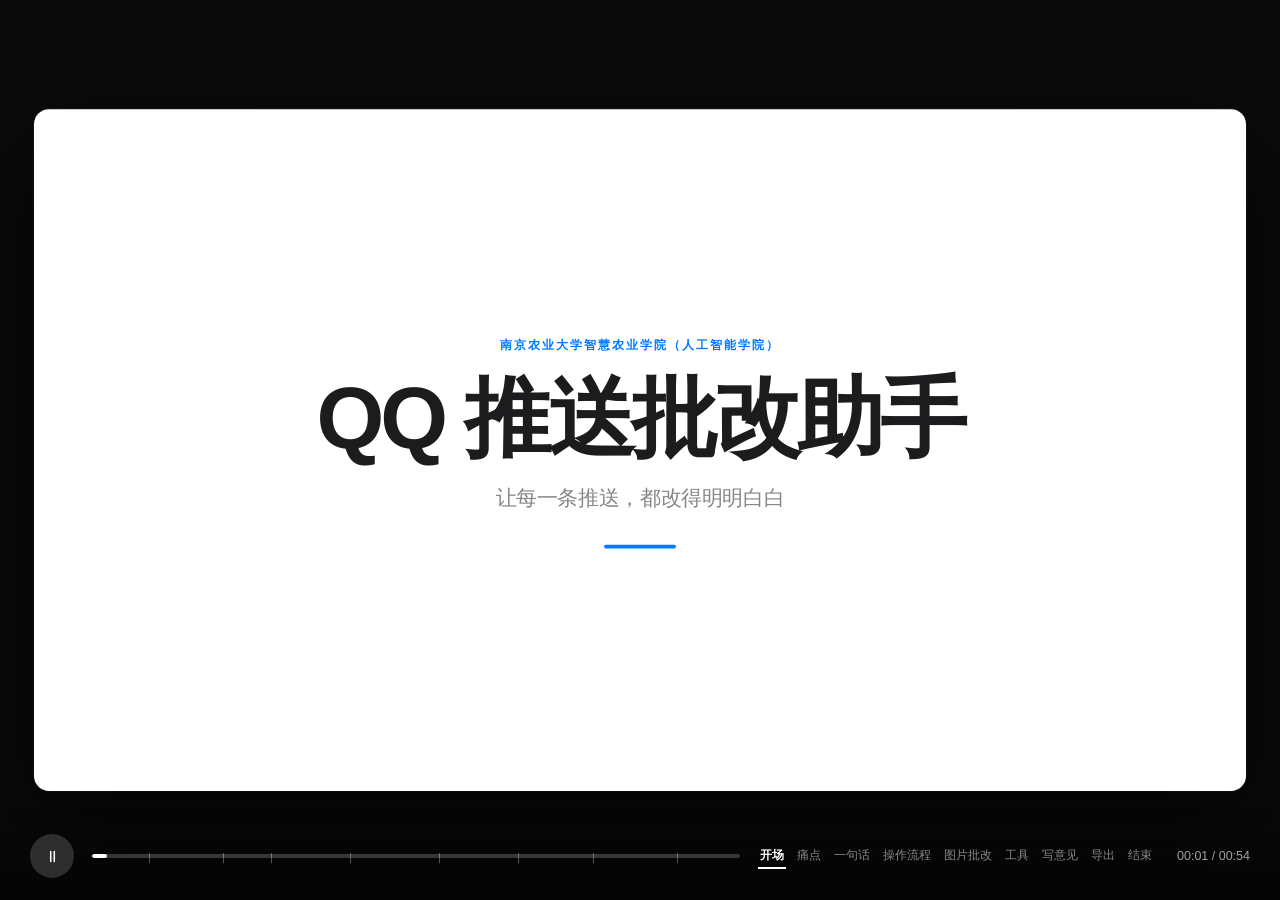
<file: QQ推送批改-宣传片.html>
<!DOCTYPE html>
<html lang="zh-CN">
<head>
<meta charset="utf-8">
<meta name="viewport" content="width=device-width,initial-scale=1,viewport-fit=cover">
<title>QQ 推送批改助手 · 宣传片</title>
<style>
:root{
  --font:-apple-system,BlinkMacSystemFont,"SF Pro Text","SF Pro Display","Helvetica Neue",
         "PingFang SC","Hiragino Sans GB","Microsoft YaHei",sans-serif;
  --ink:#1C1C1E;
  --ink-2:rgba(60,60,67,.62);
  --ink-3:rgba(60,60,67,.36);
  --ink-2b:rgba(60,60,67,.50);   /* 小字说明：比 --ink-3 再重一档，投到屏幕上也看得清 */
  --line:rgba(60,60,67,.14);
  --line-2:rgba(60,60,67,.22);
  --accent:#007AFF;
  --accent-ink:#0060DF;
  --accent-soft:rgba(0,122,255,.10);
  --bg:#FFFFFF;
  --grouped:#F7F7F9;
  --ease:cubic-bezier(.22,1,.36,1);
  --ease-io:cubic-bezier(.32,.72,0,1);
  --sh-sm:0 1px 2px rgba(0,0,0,.04),0 2px 8px rgba(0,0,0,.04);
  --sh-md:0 2px 6px rgba(0,0,0,.05),0 12px 32px rgba(0,0,0,.08);
  --sh-lg:0 8px 24px rgba(0,0,0,.08),0 30px 70px rgba(0,0,0,.14);
}
*{box-sizing:border-box;}
html,body{margin:0;height:100%;background:#0A0A0B;overflow:hidden;
  font-family:var(--font);-webkit-font-smoothing:antialiased;text-rendering:optimizeLegibility;}
img{-webkit-user-drag:none;}

/* ---------- 舞台：1280x720 设计稿，整体等比缩放 ---------- */
.viewport{position:fixed;inset:0;display:grid;place-items:center;overflow:hidden;background:#0A0A0B;}
.stage{width:1280px;height:720px;flex:none;position:relative;overflow:hidden;
  background:var(--bg);transform-origin:center center;
  border-radius:16px;box-shadow:0 40px 110px rgba(0,0,0,.6),0 0 0 1px rgba(255,255,255,.06);}

.scene{position:absolute;inset:0;opacity:0;pointer-events:none;
  transition:opacity .6s var(--ease-io);
  display:flex;flex-direction:column;align-items:center;justify-content:center;
  padding:0 84px;}
.scene.is-on{opacity:1;pointer-events:auto;}

/* ---------- 入场动画 ---------- */
.an{animation-fill-mode:both;animation-duration:.82s;animation-timing-function:var(--ease);animation-delay:var(--d,0s);}
.scene.is-on .an{animation-name:rise;}
.scene.is-on .an.pop{animation-name:pop;}
.scene.is-on .an.fade{animation-name:fadeIn;}
.scene.is-on .an.slide{animation-name:slideIn;}
.scene.is-on .an.wipe{animation-name:wipe;}
.scene.is-on .an.draw{animation-name:draw;}
.stage.is-paused .scene.is-on .an{animation-play-state:paused;}

/* 静帧模式（#still=N）：让每一幕直接停在动画终态。
   注意无头浏览器里 CSS 过渡那条时钟不跟着 virtual-time 走，
   不显式关掉的话整屏会停在「过渡起始值」上，拍出来一片灰 ——
   这是量具的问题，不是样式的问题。 */
html.is-still .scene{transition:none!important;}
html.is-still .scene.is-on{opacity:1!important;}
html.is-still .an{animation:none!important;opacity:1!important;transform:none!important;clip-path:none!important;}
html.is-still .s1-rule{animation:none!important;width:76px!important;}
html.is-still .hud{opacity:1!important;transition:none!important;}
html.is-still .hint{display:none!important;}
html.is-still .fstep{animation:none!important;opacity:1!important;transform:none!important;}
html.is-still .fstep .fs-ico{animation:none!important;border-color:var(--accent)!important;
  color:var(--accent)!important;box-shadow:0 9px 24px rgba(0,122,255,.28)!important;}
html.is-still .fstep .fs-tick{animation:none!important;opacity:1!important;transform:scale(1)!important;}
html.is-still .fl-rail .fl-fill{animation:none!important;width:100%!important;}
html.is-still .fl-rail .fl-dot{animation:none!important;left:100%!important;opacity:1!important;
  transform:translate(-50%,-50%) scale(1)!important;}
html.is-still .shot .cursor{animation:none!important;opacity:0!important;}
html.is-still .shot .rect{animation:none!important;clip-path:none!important;}
html.is-still .shot .circ{animation:none!important;opacity:1!important;}
html.is-still .shot .hl{animation:none!important;background:rgba(232,137,12,.26)!important;}
html.is-still .longmock .lm-line{animation:none!important;stroke-dashoffset:0!important;}
html.is-still .longmock .lm-anchor{animation:none!important;opacity:1!important;}
html.is-still .longmock .lm-card{animation:none!important;opacity:1!important;}
html.is-still .s7 .exp-i{animation:none!important;opacity:1!important;transform:none!important;}

@keyframes rise{from{opacity:0;transform:translateY(18px);}to{opacity:1;transform:none;}}
@keyframes pop{from{opacity:0;transform:scale(.955) translateY(10px);}to{opacity:1;transform:none;}}
@keyframes fadeIn{from{opacity:0;}to{opacity:1;}}
@keyframes wipe{from{clip-path:inset(0 100% 0 0);}to{clip-path:inset(0 0 0 0);}}
@keyframes draw{from{stroke-dashoffset:var(--len,300);}to{stroke-dashoffset:0;}}
@keyframes slideIn{from{opacity:0;transform:translateX(-18px);}to{opacity:1;transform:none;}}

/* ---------- 通用排版 ---------- */
.kicker{font-size:13px;font-weight:600;letter-spacing:.14em;color:var(--accent);
  text-transform:uppercase;margin-bottom:22px;}
.big{font-size:84px;font-weight:700;letter-spacing:-.045em;line-height:1.02;margin:0;color:var(--ink);}
.mid{font-size:52px;font-weight:700;letter-spacing:-.035em;line-height:1.14;margin:0;color:var(--ink);}
.sub{font-size:22px;font-weight:400;letter-spacing:-.01em;color:var(--ink-2);margin:22px 0 0;}
.note{font-size:15px;color:var(--ink-2b);margin:26px 0 0;letter-spacing:.01em;}

.s-head{text-align:center;margin-bottom:34px;}
.s-head h2{font-size:40px;font-weight:700;letter-spacing:-.032em;margin:0;color:var(--ink);}
.s-head p{font-size:16px;color:var(--ink-2);margin:11px 0 0;}
.s-head .step{display:inline-block;font-size:12px;font-weight:700;letter-spacing:.1em;
  color:var(--accent);background:var(--accent-soft);border-radius:99px;padding:5px 12px;margin-bottom:14px;}

/* ================= S1 封面 ================= */
.s1-wrap{text-align:center;transform:translateY(-8px);}
.s1-wrap .big{font-size:92px;}
.s1-rule{width:0;height:4px;border-radius:9px;background:var(--accent);margin:34px auto 0;}
.scene.is-on .s1-rule{animation:ruleIn .9s var(--ease) .75s both;}
@keyframes ruleIn{from{width:0;}to{width:76px;}}

/* ================= S2 痛点 ================= */
.s2 .ask{font-size:38px;font-weight:600;letter-spacing:-.03em;text-align:center;margin:0 0 46px;color:var(--ink);}
.s2 .ask em{font-style:normal;color:var(--accent);}
.pain{display:flex;gap:22px;}
.pcard{width:250px;background:var(--bg);border:1px solid var(--line);border-radius:18px;
  padding:26px 22px 22px;box-shadow:var(--sh-sm);text-align:left;}
.pcard .pic{width:44px;height:44px;border-radius:13px;background:var(--grouped);
  display:grid;place-items:center;margin-bottom:18px;color:var(--ink-3);}
.pcard .pic svg{width:23px;height:23px;}
.pcard b{display:block;font-size:17px;font-weight:600;letter-spacing:-.015em;color:var(--ink);margin-bottom:7px;}
.pcard span{font-size:13.5px;line-height:1.55;color:var(--ink-3);display:block;}
.pcard .tag{display:inline-block;margin-top:15px;font-size:12px;font-weight:600;
  color:#D70015;background:rgba(255,59,48,.09);border-radius:7px;padding:4px 9px;}
.s2 .turn{margin:44px 0 0;font-size:19px;font-weight:500;color:var(--ink-2);letter-spacing:-.01em;}
.s2 .turn b{color:var(--ink);font-weight:600;}

/* ================= S3 一句话 ================= */
.s3{text-align:center;}
.s3 .mid{font-size:56px;}
.s3 .mid em{font-style:normal;color:var(--accent);}
.pills{display:flex;gap:12px;justify-content:center;margin-top:40px;}
.pill{font-size:15.5px;font-weight:500;letter-spacing:-.005em;color:var(--ink);
  background:var(--grouped);border-radius:99px;padding:11px 22px;display:flex;align-items:center;gap:8px;}
.pill svg{width:15px;height:15px;color:var(--accent);flex:none;}
.pill.on{background:var(--accent);color:#fff;}
.pill.on svg{color:#fff;}

/* ================= S4 操作流程 ================= */
.flow{position:relative;display:grid;grid-template-columns:repeat(4,1fr);gap:24px;
  width:100%;max-width:1000px;margin-top:10px;}
.fl-rail{position:absolute;left:11.6%;right:11.6%;top:34px;height:2px;background:var(--line);
  border-radius:2px;}
.fl-rail .fl-fill{position:absolute;left:0;top:0;bottom:0;width:0;border-radius:2px;background:var(--accent);}
.fl-rail .fl-dot{position:absolute;top:50%;left:0;width:9px;height:9px;border-radius:50%;
  background:var(--accent);box-shadow:0 0 0 4px rgba(0,122,255,.16);
  transform:translate(-50%,-50%) scale(.6);opacity:0;}
.fstep{position:relative;z-index:1;text-align:center;opacity:0;}
.fstep .fs-ico{position:relative;width:68px;height:68px;margin:0 auto;border-radius:20px;
  background:#fff;border:1px solid var(--line);box-shadow:var(--sh-sm);
  display:grid;place-items:center;color:var(--ink-3);}
.fstep .fs-ico svg{width:27px;height:27px;}
.fstep>b{display:block;margin-top:15px;font-size:17px;font-weight:600;
  color:var(--ink);letter-spacing:-.02em;}
.fstep>span{display:block;margin-top:6px;font-size:13px;line-height:1.5;color:var(--ink-2b);
  padding:0 6px;}
.fstep .fs-tick{position:absolute;right:-4px;top:-4px;width:21px;height:21px;border-radius:50%;
  background:var(--accent);color:#fff;display:grid;place-items:center;
  box-shadow:0 2px 8px rgba(0,122,255,.4);opacity:0;transform:scale(.4);}
.fstep .fs-tick svg{width:11px;height:11px;}

.scene.is-on .fstep{animation:fsIn .6s var(--ease) var(--sd) both;}
.scene.is-on .fstep .fs-ico{animation:fsRing .85s var(--ease) var(--sd) both;}
.scene.is-on .fstep .fs-tick{animation:fsTick .4s var(--ease) calc(var(--sd) + .46s) both;}
.scene.is-on .fl-rail .fl-fill{animation:flGrow 3.7s linear .5s both;}
.scene.is-on .fl-rail .fl-dot{animation:flMove 3.7s linear .5s both;}
@keyframes fsIn{from{opacity:0;transform:translateY(14px);}to{opacity:1;transform:none;}}
@keyframes fsRing{
  from{box-shadow:0 0 0 0 rgba(0,122,255,.34),var(--sh-sm);border-color:var(--line);color:var(--ink-3);}
  to{box-shadow:0 0 0 0 rgba(0,122,255,0),0 9px 24px rgba(0,122,255,.28);border-color:var(--accent);color:var(--accent);}}
@keyframes fsTick{from{opacity:0;transform:scale(.4);}to{opacity:1;transform:scale(1);}}
@keyframes flGrow{from{width:0;}to{width:100%;}}
@keyframes flMove{
  0%{left:0;opacity:0;transform:translate(-50%,-50%) scale(.6);}
  6%{opacity:1;}
  100%{left:100%;opacity:1;transform:translate(-50%,-50%) scale(1);}}

/* ================= 应用窗口还原（S4） ================= */
.appwrap{width:100%;max-width:940px;}
.app{background:#fff;border-radius:14px;overflow:hidden;border:1px solid var(--line);
  box-shadow:var(--sh-lg);}
.app-bar{height:40px;display:flex;align-items:center;gap:7px;padding:0 14px;
  background:var(--grouped);border-bottom:1px solid var(--line);}
.tl{width:11px;height:11px;border-radius:50%;background:#DCDCE0;flex:none;}
.tl:nth-child(1){background:#FF5F57;} .tl:nth-child(2){background:#FEBC2E;} .tl:nth-child(3){background:#28C840;}
.app-title{margin-left:12px;font-size:12.5px;font-weight:600;color:var(--ink);letter-spacing:-.005em;}
.app-saved{margin-left:auto;font-size:11.5px;color:var(--ink-3);}
.app-btn{font-size:11.5px;font-weight:600;color:#fff;background:var(--accent);border-radius:7px;padding:5px 11px;margin-left:9px;}
.app-btn.gh{background:var(--grouped);color:var(--ink-2);}

.app-body{display:grid;grid-template-columns:186px 1fr 194px;height:414px;}
.app-left{border-right:1px solid var(--line);padding:11px;display:flex;flex-direction:column;gap:7px;background:#FCFCFD;}
.app-new{font-size:12px;font-weight:600;color:#fff;background:var(--accent);border-radius:9px;padding:9px 12px;text-align:center;}
.app-new.gh{background:var(--grouped);color:var(--ink-2);font-weight:500;}
.app-doc{margin-top:7px;border-radius:9px;padding:8px 10px;}
.app-doc b{display:block;font-size:11.5px;font-weight:600;color:var(--ink);}
.app-doc em{display:block;font-style:normal;font-size:10.5px;color:var(--ink-3);margin-top:3px;}
.app-doc.on{background:var(--accent-soft);}
.app-doc.on b{color:var(--accent-ink);}
.app-who{margin-top:auto;font-size:11px;color:var(--ink-2);padding:8px 4px 0;border-top:1px solid var(--line);}

.app-mid{padding:12px 16px;display:flex;flex-direction:column;gap:11px;background:var(--grouped);}
.app-tools{display:flex;align-items:center;gap:5px;background:#fff;border:1px solid var(--line);
  border-radius:9px;padding:5px 7px;box-shadow:var(--sh-sm);}
.app-tools i{width:22px;height:22px;border-radius:6px;display:grid;place-items:center;color:var(--ink-2);}
.app-tools i svg{width:14px;height:14px;}
.app-tools i.on{background:var(--accent);color:#fff;}
.app-tools .sp{flex:1;}
.app-tools .sep{width:1px;height:16px;background:var(--line-2);margin:0 3px;}
.app-tools .dotC{width:11px;height:11px;border-radius:50%;}

.shot{flex:1;background:#fff;border:1px solid var(--line);border-radius:10px;padding:16px 18px;
  box-shadow:var(--sh-sm);position:relative;overflow:hidden;}
.shot-hd{display:flex;align-items:center;gap:7px;margin-bottom:11px;}
.shot-hd .av{width:17px;height:17px;border-radius:50%;background:linear-gradient(135deg,#8FC6FF,#007AFF);flex:none;}
.shot-hd b{font-size:10.5px;font-weight:600;color:var(--ink-3);}
.shot p{margin:0 0 7px;font-size:12.5px;line-height:1.55;color:#2C2C2E;letter-spacing:-.005em;}
.shot p.t{font-size:13.5px;font-weight:600;}
.shot .rect{position:relative;border:2px solid #FF3B30;background:rgba(255,59,48,.07);
  border-radius:3px;padding:1px 3px;margin:0 -1px;}
.shot .rect .bd{position:absolute;top:-9px;right:-9px;width:16px;height:16px;border-radius:50%;
  background:#FF3B30;color:#fff;font-size:9.5px;font-weight:700;display:grid;place-items:center;
  box-shadow:0 1px 4px rgba(0,0,0,.22);}
.shot .circ{border:2px solid #AF52DE;border-radius:50%;padding:0 5px;display:inline-block;
  transform:rotate(-3deg);}
.shot .hl{background:rgba(232,137,12,.26);border-radius:3px;padding:1px 2px;}
/* ---- S4 动效：把「粘图 → 圈画 → 弹意见框」演一遍 ---- */
.shot .cursor{position:absolute;left:22%;top:56%;width:13px;height:13px;border-radius:50%;
  background:rgba(0,122,255,.55);border:2px solid #fff;
  box-shadow:0 2px 9px rgba(0,0,0,.28);opacity:0;pointer-events:none;}
.scene.is-on .shot .cursor{animation:curMove 1.5s var(--ease) .95s both;}
@keyframes curMove{
  0%{opacity:0;left:22%;top:56%;}
  14%{opacity:1;}
  58%{left:55%;top:59%;}
  100%{opacity:0;left:57%;top:60%;}}
.scene.is-on .shot .rect{animation:rectDraw .9s var(--ease) 1.1s both;}
@keyframes rectDraw{from{clip-path:inset(0 100% 0 0);}to{clip-path:inset(0 0 0 0);}}
.scene.is-on .shot .circ{animation:fadeIn .5s var(--ease) 2.3s both;}
.scene.is-on .shot .hl{animation:hlIn .55s var(--ease) 2.55s both;}
@keyframes hlIn{from{background:transparent;}to{background:rgba(232,137,12,.26);}}

.app-note{background:#fff;border:1px solid var(--accent);border-radius:11px;padding:11px 13px;
  box-shadow:0 6px 20px rgba(0,122,255,.14);}
.app-note .t{display:inline-block;font-size:10.5px;font-weight:600;color:#A35B00;
  background:rgba(255,149,0,.16);border-radius:6px;padding:3px 8px;margin-bottom:8px;}
.app-note .b{font-size:11.5px;line-height:1.5;color:var(--ink);}
.app-note .s{margin-top:7px;font-size:11px;color:var(--ink-2);}
.app-note .s b{color:var(--accent-ink);font-weight:600;}

.app-right{border-left:1px solid var(--line);padding:12px 11px;background:#FCFCFD;}
.app-right .hd{font-size:11.5px;font-weight:600;color:var(--ink-2);margin-bottom:10px;letter-spacing:-.005em;}
.app-item{display:flex;gap:8px;padding:8px 8px;border-radius:9px;background:#fff;
  border:1px solid var(--line);margin-bottom:7px;}
.app-item i{flex:none;width:17px;height:17px;border-radius:50%;background:var(--c);
  color:#fff;font-style:normal;font-size:9.5px;font-weight:700;display:grid;place-items:center;}
.app-item b{display:block;font-size:11px;font-weight:600;color:var(--ink);}
.app-item span{display:block;font-size:10.5px;color:var(--ink-2b);margin-top:2px;line-height:1.4;}

.callouts{position:static;}
.co{position:absolute;font-size:11.5px;font-weight:600;color:var(--accent-ink);
  background:#fff;border:1px solid rgba(0,122,255,.3);border-radius:99px;padding:6px 12px;
  box-shadow:var(--sh-md);white-space:nowrap;display:flex;align-items:center;gap:6px;}
.co::before{content:"";width:6px;height:6px;border-radius:50%;background:var(--accent);flex:none;}
.co.c1{right:16px;top:288px;}
.co.c2{right:16px;top:410px;}
.co.c3{left:16px;top:520px;}

/* ================= S5 工具 ================= */
.tools{display:grid;grid-template-columns:repeat(8,1fr);gap:12px;width:100%;max-width:1020px;}
.tool{background:#fff;border:1px solid var(--line);border-radius:16px;padding:20px 8px 15px;
  text-align:center;box-shadow:var(--sh-sm);}
.tool svg{width:26px;height:26px;color:var(--accent);}
.tool b{display:block;font-size:12.5px;font-weight:600;color:var(--ink);margin-top:11px;letter-spacing:-.01em;}
.s5-foot{display:flex;gap:36px;margin-top:38px;align-items:center;}
.fchip{text-align:center;}
.fchip b{display:block;font-size:26px;font-weight:700;letter-spacing:-.03em;color:var(--ink);}
.fchip span{display:block;font-size:12.5px;color:var(--ink-2b);margin-top:5px;}
.fchip b em{font-style:normal;font-size:16px;font-weight:600;color:var(--ink-2);}

/* ================= S6 意见框 ================= */
.s6-grid{display:grid;grid-template-columns:1fr 1fr;gap:52px;align-items:center;
  width:100%;max-width:1020px;}
.ty-col{display:flex;flex-direction:column;gap:30px;}
.ty-lead{margin:0;font-size:16.5px;line-height:1.72;color:var(--ink-2);letter-spacing:-.01em;}
.types{display:flex;flex-wrap:wrap;gap:11px;}
.ty{font-size:14px;font-weight:600;border-radius:99px;padding:9px 18px;letter-spacing:-.005em;
  background:var(--tb);color:var(--ti);}
.ty.on{background:var(--tc);color:#fff;}
.composer{background:#fff;border:1px solid var(--line);border-radius:16px;overflow:hidden;
  box-shadow:var(--sh-lg);}
.cp-bar{height:36px;display:flex;align-items:center;padding:0 15px;background:var(--grouped);
  border-bottom:1px solid var(--line);font-size:11.5px;font-weight:600;color:var(--ink-2);}
.cp-body{padding:15px 16px;}
.cp-row{display:flex;gap:9px;margin-bottom:11px;}
.cp-lab{font-size:11.5px;color:var(--ink-3);width:52px;flex:none;padding-top:7px;}
.cp-val{flex:1;font-size:12.5px;color:var(--ink);background:var(--grouped);
  border-radius:8px;padding:8px 11px;line-height:1.5;border:1px solid transparent;}
.cp-val.focus{background:var(--accent-soft);border-color:rgba(0,122,255,.28);}
.cp-foot{display:flex;justify-content:flex-end;gap:9px;padding:0 16px 15px;}
.cp-btn{font-size:12px;font-weight:600;border-radius:8px;padding:8px 16px;background:var(--grouped);color:var(--ink-2);}
.cp-btn.p{background:var(--accent);color:#fff;}

/* ================= S7 导出 ================= */
.s7{display:grid;grid-template-columns:1fr 356px;gap:56px;align-items:center;
  width:100%;max-width:1060px;}
.exp{display:flex;flex-direction:column;gap:9px;}
.exp-i{display:flex;align-items:center;gap:13px;background:#fff;border:1px solid var(--line);
  border-radius:13px;padding:13px 17px;box-shadow:var(--sh-sm);}
.exp-i svg{width:19px;height:19px;color:var(--accent);flex:none;}
.exp-i b{font-size:14.5px;font-weight:600;color:var(--ink);letter-spacing:-.012em;}
.exp-i span{font-size:12px;color:var(--ink-3);margin-left:auto;}
.exp-i.hero{background:var(--accent);border-color:var(--accent);box-shadow:0 8px 26px rgba(0,122,255,.28);}
.exp-i.hero svg{color:#fff;} .exp-i.hero b{color:#fff;} .exp-i.hero span{color:rgba(255,255,255,.8);}
.longmock{position:relative;width:340px;height:300px;}
.lm-card{position:absolute;width:124px;background:#fff;border:1px solid var(--line);border-radius:10px;
  padding:9px 11px;box-shadow:var(--sh-sm);}
.lm-card i{display:block;font-style:normal;font-size:9.5px;font-weight:700;color:#fff;
  width:15px;height:15px;border-radius:50%;background:var(--c);text-align:center;line-height:15px;margin-bottom:5px;}
.lm-card b{display:block;font-size:9.5px;font-weight:600;color:var(--ink);}
.lm-card span{display:block;font-size:9px;color:var(--ink-3);margin-top:3px;line-height:1.4;}
.lm-img{position:absolute;left:138px;top:16px;width:64px;height:268px;border-radius:8px;
  background:var(--grouped);border:1px solid var(--line);padding:9px 7px;}
.lm-img u{display:block;height:4px;border-radius:2px;background:rgba(60,60,67,.16);margin-bottom:6px;
  text-decoration:none;}
.lm-img u.s{width:60%;}
.longmock svg{position:absolute;inset:0;overflow:visible;}
/* ---- S7：长图引线依次画出，卡片逐张落下 ---- */
.longmock .lm-line{stroke-dasharray:1;stroke-dashoffset:1;}
.scene.is-on .longmock .lm-line{animation:lmDraw .45s var(--ease) both;
  animation-delay:calc(.8s + var(--k) * .12s);}
@keyframes lmDraw{to{stroke-dashoffset:0;}}
.longmock .lm-anchor{opacity:0;}
.scene.is-on .longmock .lm-anchor{animation:fadeIn .35s var(--ease) both;
  animation-delay:calc(1.18s + var(--k) * .12s);}
.longmock .lm-card{opacity:0;}
.scene.is-on .longmock .lm-card{animation:pop .5s var(--ease) both;
  animation-delay:calc(1.28s + var(--k) * .14s);}
.s7 h2 em{font-style:normal;color:var(--accent);}
.s7 .s-head p b{color:var(--accent);font-weight:600;}

/* ================= S8 收尾 ================= */
.s8{text-align:center;}
.s8 .big{font-size:74px;}
.s8 .url{display:inline-flex;align-items:center;gap:9px;margin-top:30px;font-size:17px;font-weight:600;
  color:var(--accent-ink);background:var(--accent-soft);border-radius:99px;padding:12px 24px;letter-spacing:-.01em;}
.s8 .url svg{width:16px;height:16px;}
.s8 .sign{margin-top:44px;font-size:13.5px;color:var(--ink-3);line-height:1.9;}
.s8 .sign b{display:block;color:var(--ink-2);font-weight:600;letter-spacing:-.005em;}

/* ---------- HUD ---------- */
.hud{position:fixed;left:0;right:0;bottom:0;padding:26px 30px 22px;z-index:20;
  background:linear-gradient(to top,rgba(0,0,0,.5),rgba(0,0,0,0));
  display:flex;align-items:center;gap:18px;
  transition:opacity .45s var(--ease);}
.hud.idle{opacity:.22;}
.hud:hover{opacity:1!important;}
.pbtn{width:44px;height:44px;border-radius:50%;border:0;flex:none;cursor:pointer;
  background:rgba(255,255,255,.16);backdrop-filter:blur(14px);-webkit-backdrop-filter:blur(14px);
  color:#fff;display:grid;place-items:center;transition:transform .16s var(--ease),background .2s;}
.pbtn:hover{background:rgba(255,255,255,.26);}
.pbtn:active{transform:scale(.93);}
.pbtn svg{width:17px;height:17px;}
.pbtn .i-play{display:none;} .pbtn.paused .i-pause{display:none;} .pbtn.paused .i-play{display:block;}

.track{flex:1;position:relative;padding:9px 0;cursor:pointer;}
.track .rail{height:4px;border-radius:9px;background:rgba(255,255,255,.2);position:relative;overflow:hidden;}
.track .fill{position:absolute;left:0;top:0;bottom:0;background:#fff;border-radius:9px;width:0;}
.track .dots{position:absolute;left:0;right:0;top:50%;transform:translateY(-50%);
  display:flex;pointer-events:none;}
.track .dots i{flex:1;position:relative;}
.track .dots i::after{content:"";position:absolute;right:0;top:-3px;width:1px;height:10px;
  background:rgba(255,255,255,.32);}
.track .dots i:last-child::after{display:none;}

.chips{display:flex;gap:9px;flex:none;}
.chip{font-size:11.5px;font-weight:500;color:rgba(255,255,255,.52);background:transparent;border:0;
  cursor:pointer;padding:4px 2px;border-bottom:2px solid transparent;transition:color .2s;font-family:var(--font);}
.chip:hover{color:rgba(255,255,255,.85);}
.chip.on{color:#fff;border-bottom-color:#fff;font-weight:600;}
.tc{font-size:12.5px;font-variant-numeric:tabular-nums;color:rgba(255,255,255,.62);flex:none;min-width:78px;text-align:right;}

.hint{position:fixed;top:22px;left:50%;transform:translateX(-50%);z-index:20;
  font-size:12.5px;color:rgba(255,255,255,.72);background:rgba(255,255,255,.1);
  backdrop-filter:blur(14px);-webkit-backdrop-filter:blur(14px);
  border-radius:99px;padding:8px 18px;letter-spacing:.01em;
  animation:hintOut .8s var(--ease) 4.6s both;pointer-events:none;}
@keyframes hintOut{to{opacity:0;transform:translateX(-50%) translateY(-8px);}}

@media (max-width:760px){
  .hud{padding:16px 14px 14px;gap:11px;}
  .chips{display:none;} .tc{min-width:auto;font-size:11px;}
  .hint{font-size:11px;padding:6px 13px;}
}
@media (prefers-reduced-motion:reduce){
  .an{animation-duration:.01s!important;}
}
</style>
</head>
<body>
<div class="viewport" id="viewport">
<div class="stage" id="stage">

  <!-- ============ S1 封面 ============ -->
  <section class="scene s1" data-dur="4800" data-name="开场">
    <div class="s1-wrap">
      <div class="kicker" style="--d:.15s">南京农业大学智慧农业学院（人工智能学院）</div>
      <h1 class="big" style="--d:.32s">QQ 推送批改助手</h1>
      <p class="sub" style="--d:.56s">让每一条推送，都改得明明白白</p>
      <div class="s1-rule"></div>
    </div>
  </section>

  <!-- ============ S2 痛点 ============ -->
  <section class="scene s2" data-dur="6200" data-name="痛点">
    <p class="ask an">一份推送稿摆在面前，你打算<em>怎么改</em>？</p>
    <div class="pain">
      <div class="pcard an" style="--d:.30s">
        <div class="pic"><svg viewBox="0 0 24 24" fill="none" stroke="currentColor" stroke-width="1.7" stroke-linecap="round" stroke-linejoin="round"><path d="M3 3h18v14H7l-4 4z"/><path d="M8 8h8M8 12h5"/></svg></div>
        <b>截图乱圈</b><span>手机上用手指划两道，再配一句“你看这里”</span>
        <div class="tag">说不清</div>
      </div>
      <div class="pcard an" style="--d:.42s">
        <div class="pic"><svg viewBox="0 0 24 24" fill="none" stroke="currentColor" stroke-width="1.7" stroke-linecap="round" stroke-linejoin="round"><rect x="9" y="2" width="6" height="12" rx="3"/><path d="M5 11a7 7 0 0 0 14 0"/><path d="M12 18v4"/></svg></div>
        <b>语音一条条</b><span>连着发五段语音，得反复听、来回对</span>
        <div class="tag">对不上</div>
      </div>
      <div class="pcard an" style="--d:.54s">
        <div class="pic"><svg viewBox="0 0 24 24" fill="none" stroke="currentColor" stroke-width="1.7" stroke-linecap="round" stroke-linejoin="round"><path d="M4 6h16M4 12h16M4 18h10"/></svg></div>
        <b>打字复述</b><span>把原文抄一遍再标哪里有毛病，慢还容易漏</span>
        <div class="tag">找不到</div>
      </div>
    </div>
    <p class="turn an" style="--d:1.05s">于是，我们做了<b>它</b></p>
  </section>

  <!-- ============ S3 一句话 ============ -->
  <section class="scene s3" data-dur="4000" data-name="一句话">
    <h2 class="mid an" style="--d:.12s">一个 HTML 文件，<em>双击就开</em></h2>
    <div class="pills">
      <div class="pill an fade" style="--d:.44s"><svg viewBox="0 0 24 24" fill="none" stroke="currentColor" stroke-width="2.2" stroke-linecap="round" stroke-linejoin="round"><path d="M20 6 9 17l-5-5"/></svg>无需安装</div>
      <div class="pill an fade" style="--d:.54s"><svg viewBox="0 0 24 24" fill="none" stroke="currentColor" stroke-width="2.2" stroke-linecap="round" stroke-linejoin="round"><path d="M20 6 9 17l-5-5"/></svg>无需登录</div>
      <div class="pill on an fade" style="--d:.64s"><svg viewBox="0 0 24 24" fill="none" stroke="currentColor" stroke-width="2.2" stroke-linecap="round" stroke-linejoin="round"><path d="M20 6 9 17l-5-5"/></svg>完全离线</div>
    </div>
    <p class="note an fade" style="--d:1.0s">就一个文件，放桌面，随时能用 · 数据只存在你自己的浏览器里</p>
  </section>

  <!-- ============ S4 操作流程 ============ -->
  <section class="scene sflow" data-dur="6600" data-name="操作流程">
    <div class="s-head an" style="--d:.06s">
      <div class="step">总览</div>
      <h2>四步，走完一次批改</h2>
      <p>从一张截图，到一条能直接发出去的批改</p>
    </div>
    <div class="flow">
      <div class="fl-rail"><i class="fl-fill"></i><span class="fl-dot"></span></div>
      <div class="fstep" style="--sd:.50s">
        <div class="fs-ico">
          <svg viewBox="0 0 24 24" fill="none" stroke="currentColor" stroke-width="1.8" stroke-linecap="round" stroke-linejoin="round"><rect x="8" y="2" width="8" height="4" rx="1.5"/><path d="M16 4h2a2 2 0 0 1 2 2v14a2 2 0 0 1-2 2H6a2 2 0 0 1-2-2V6a2 2 0 0 1 2-2h2"/></svg>
          <span class="fs-tick"><svg viewBox="0 0 24 24" fill="none" stroke="currentColor" stroke-width="2.8" stroke-linecap="round" stroke-linejoin="round"><path d="M20 6 9 17l-5-5"/></svg></span>
        </div>
        <b>粘图</b><span>截图 Ctrl + V 直接粘，或拖进来</span>
      </div>
      <div class="fstep" style="--sd:1.55s">
        <div class="fs-ico">
          <svg viewBox="0 0 24 24" fill="none" stroke="currentColor" stroke-width="1.8" stroke-linecap="round"><rect x="4" y="5" width="16" height="14" rx="2"/></svg>
          <span class="fs-tick"><svg viewBox="0 0 24 24" fill="none" stroke="currentColor" stroke-width="2.8" stroke-linecap="round" stroke-linejoin="round"><path d="M20 6 9 17l-5-5"/></svg></span>
        </div>
        <b>圈画</b><span>圈、框、箭头，八种工具随手画</span>
      </div>
      <div class="fstep" style="--sd:2.60s">
        <div class="fs-ico">
          <svg viewBox="0 0 24 24" fill="none" stroke="currentColor" stroke-width="1.8" stroke-linecap="round" stroke-linejoin="round"><path d="M4 20h4L20 8l-4-4L4 16z"/></svg>
          <span class="fs-tick"><svg viewBox="0 0 24 24" fill="none" stroke="currentColor" stroke-width="2.8" stroke-linecap="round" stroke-linejoin="round"><path d="M20 6 9 17l-5-5"/></svg></span>
        </div>
        <b>写意见</b><span>画完自动弹框，挑类型写建议</span>
      </div>
      <div class="fstep" style="--sd:3.65s">
        <div class="fs-ico">
          <svg viewBox="0 0 24 24" fill="none" stroke="currentColor" stroke-width="1.8" stroke-linecap="round" stroke-linejoin="round"><path d="M12 20V7"/><path d="m7 12 5-5 5 5"/><path d="M5 21h14"/></svg>
          <span class="fs-tick"><svg viewBox="0 0 24 24" fill="none" stroke="currentColor" stroke-width="2.8" stroke-linecap="round" stroke-linejoin="round"><path d="M20 6 9 17l-5-5"/></svg></span>
        </div>
        <b>导出</b><span>多种方式任选，直接发出去</span>
      </div>
    </div>
    <p class="note an fade" style="--d:4.35s">每一步都落在同一张图上 —— 改完直接发</p>
  </section>

  <!-- ============ S4 图片批改 ============ -->
  <section class="scene s4" data-dur="7400" data-name="图片批改">
    <div class="s-head an" style="--d:.1s">
      <div class="step">01</div>
      <h2>打开就是图片批改</h2>
      <p>截图扔进去，直接在图上圈点勾画，画完就写意见</p>
    </div>
    <div class="appwrap callouts">
      <div class="app an pop" style="--d:.3s">
        <div class="app-bar">
          <span class="tl"></span><span class="tl"></span><span class="tl"></span>
          <span class="app-title">2026 秋季纳新推送</span>
          <span class="app-saved">已保存</span>
          <span class="app-btn">保存</span>
          <span class="app-btn gh">导出</span>
        </div>
        <div class="app-body">
          <aside class="app-left">
            <div class="app-new">＋ 图片批改</div>
            <div class="app-new gh">＋ 文字推送</div>
            <div class="app-doc on"><b>2026 秋季纳新推送</b><em>图 · 3 条批注</em></div>
            <div class="app-doc"><b>招新宣讲通稿</b><em>文 · 6 条批注</em></div>
            <div class="app-who">李小明　批注人</div>
          </aside>
          <main class="app-mid">
            <div class="app-tools">
              <i class="on"><svg viewBox="0 0 24 24" fill="none" stroke="currentColor" stroke-width="1.9" stroke-linecap="round" stroke-linejoin="round"><path d="M5 3l14 7-6 1.6L10.5 19z"/></svg></i>
              <i><svg viewBox="0 0 24 24" fill="none" stroke="currentColor" stroke-width="1.9" stroke-linecap="round"><rect x="4" y="5" width="16" height="14" rx="2"/></svg></i>
              <i><svg viewBox="0 0 24 24" fill="none" stroke="currentColor" stroke-width="1.9"><circle cx="12" cy="12" r="7.5"/></svg></i>
              <i><svg viewBox="0 0 24 24" fill="none" stroke="currentColor" stroke-width="1.9" stroke-linecap="round" stroke-linejoin="round"><path d="M5 19 19 5"/><path d="M12 5h7v7"/></svg></i>
              <i><svg viewBox="0 0 24 24" fill="none" stroke="currentColor" stroke-width="1.9" stroke-linecap="round" stroke-linejoin="round"><path d="M4 20h4L20 8l-4-4L4 16z"/></svg></i>
              <i><svg viewBox="0 0 24 24" fill="none" stroke="currentColor" stroke-width="1.9" stroke-linecap="round" stroke-linejoin="round"><rect x="4" y="5" width="16" height="14" rx="2"/><path d="M8 15l8-6"/></svg></i>
              <i><svg viewBox="0 0 24 24" fill="none" stroke="currentColor" stroke-width="1.9" stroke-linecap="round" stroke-linejoin="round"><path d="M12 21s6.5-5.6 6.5-10.5a6.5 6.5 0 1 0-13 0C5.5 15.4 12 21 12 21z"/><circle cx="12" cy="10.5" r="2.3"/></svg></i>
              <i><svg viewBox="0 0 24 24" fill="none" stroke="currentColor" stroke-width="1.9" stroke-linecap="round" stroke-linejoin="round"><path d="M12 3v18M3 12h18"/><path d="M9 6l3-3 3 3M9 18l3 3 3-3M6 9l-3 3 3 3M18 9l3 3-3 3"/></svg></i>
              <span class="sp"></span>
              <span class="sep"></span>
              <span class="dotC" style="background:#FF3B30"></span>
              <span class="dotC" style="background:#FF9500;box-shadow:0 0 0 2px var(--accent);"></span>
              <span class="dotC" style="background:#34C759"></span>
              <span class="dotC" style="background:#007AFF"></span>
              <span class="sep"></span>
              <i><svg viewBox="0 0 24 24" fill="none" stroke="currentColor" stroke-width="1.9" stroke-linecap="round"><path d="M9 14 4 9l5-5"/><path d="M4 9h10.5a5.5 5.5 0 0 1 0 11H11"/></svg></i>
            </div>
            <div class="shot">
              <div class="shot-hd"><span class="av"></span><b>智慧农业学院 · 组织部</b></div>
              <p class="t">2026 年秋季纳新正式启动</p>
              <p><span class="circ">Part 1</span>　招新宣讲</p>
              <p>时间：9 月 12 日 19:00</p>
              <p>地点：大学生活动中心</p>
              <p>我们期待与你在智慧农业的世界里相遇，<span class="rect">一起把青春拉满<em class="bd">1</em></span>！</p>
              <p><span class="hl">提前把推送写细一点，大家才好理解</span></p>
              <span class="cursor"></span>
            </div>
            <div class="app-note an pop" style="--d:1.95s">
              <span class="t">措辞</span>
              <div class="b">“拉满”这个词 AI 味道有些浓，换成校媒惯用的说法更稳妥</div>
              <div class="s">建议改成：<b>一起把青春铺展在田间地头</b></div>
            </div>
          </main>
          <aside class="app-right">
            <div class="hd">批注清单</div>
            <div class="app-item" style="--c:#FF9500"><i>1</i><div><b>措辞</b><span>“拉满”AI 味道有些浓</span></div></div>
            <div class="app-item" style="--c:#AF52DE"><i>2</i><div><b>格式</b><span>不建议使用英文 Part</span></div></div>
            <div class="app-item" style="--c:#8E8E93"><i>3</i><div><b>整体</b><span>提前写的推送别过度细化</span></div></div>
          </aside>
        </div>
      </div>
      <div class="co c1 an fade" style="--d:1.2s">截图 Ctrl + V 直接粘</div>
      <div class="co c2 an fade" style="--d:1.35s">画完自动弹意见框</div>
      <div class="co c3 an fade" style="--d:1.5s">批注人一次设置</div>
    </div>
  </section>

  <!-- ============ S5 工具 ============ -->
  <section class="scene s5" data-dur="6600" data-name="工具">
    <div class="s-head an" style="--d:.08s">
      <div class="step">02</div>
      <h2>八种工具，随手就画</h2>
      <p>圈、框、箭头、涂画都齐了，手机上还能捏合缩放</p>
    </div>
    <div class="tools">
      <div class="tool an pop" style="--d:.24s"><svg viewBox="0 0 24 24" fill="none" stroke="currentColor" stroke-width="1.8" stroke-linecap="round" stroke-linejoin="round"><path d="M5 3l14 7-6 1.6L10.5 19z"/></svg><b>选择</b></div>
      <div class="tool an pop" style="--d:.31s"><svg viewBox="0 0 24 24" fill="none" stroke="currentColor" stroke-width="1.8" stroke-linecap="round"><rect x="4" y="5" width="16" height="14" rx="2"/></svg><b>方框</b></div>
      <div class="tool an pop" style="--d:.38s"><svg viewBox="0 0 24 24" fill="none" stroke="currentColor" stroke-width="1.8"><circle cx="12" cy="12" r="7.5"/></svg><b>圆圈</b></div>
      <div class="tool an pop" style="--d:.45s"><svg viewBox="0 0 24 24" fill="none" stroke="currentColor" stroke-width="1.8" stroke-linecap="round" stroke-linejoin="round"><path d="M5 19 19 5"/><path d="M12 5h7v7"/></svg><b>箭头</b></div>
      <div class="tool an pop" style="--d:.52s"><svg viewBox="0 0 24 24" fill="none" stroke="currentColor" stroke-width="1.8" stroke-linecap="round" stroke-linejoin="round"><path d="M4 20h4L20 8l-4-4L4 16z"/></svg><b>画笔</b></div>
      <div class="tool an pop" style="--d:.59s"><svg viewBox="0 0 24 24" fill="none" stroke="currentColor" stroke-width="1.8" stroke-linecap="round" stroke-linejoin="round"><rect x="4" y="5" width="16" height="14" rx="2"/><path d="M8 15l8-6"/></svg><b>高亮框</b></div>
      <div class="tool an pop" style="--d:.66s"><svg viewBox="0 0 24 24" fill="none" stroke="currentColor" stroke-width="1.8" stroke-linecap="round" stroke-linejoin="round"><path d="M12 21s6.5-5.6 6.5-10.5a6.5 6.5 0 1 0-13 0C5.5 15.4 12 21 12 21z"/><circle cx="12" cy="10.5" r="2.3"/></svg><b>标点</b></div>
      <div class="tool an pop" style="--d:.73s"><svg viewBox="0 0 24 24" fill="none" stroke="currentColor" stroke-width="1.8" stroke-linecap="round" stroke-linejoin="round"><path d="M12 3v18M3 12h18"/><path d="M9 6l3-3 3 3M9 18l3 3 3-3M6 9l-3 3 3 3M18 9l3 3-3 3"/></svg><b>平移</b></div>
    </div>
    <div class="s5-foot">
      <div class="fchip an fade" style="--d:1.0s"><b>6 <em>色</em></b><span>红橙黄绿蓝紫 · 可自定义取色</span></div>
      <div class="fchip an fade" style="--d:1.1s"><b>3 <em>档</em></b><span>细 / 中 / 粗</span></div>
      <div class="fchip an fade" style="--d:1.2s"><b>15%–800%</b><span>缩放 · 双指捏合 · Ctrl+滚轮</span></div>
      <div class="fchip an fade" style="--d:1.3s"><b>原比例</b><span>默认按原始尺寸打开，不变形</span></div>
    </div>
  </section>

  <!-- ============ S6 意见框 ============ -->
  <section class="scene s6" data-dur="6200" data-name="写意见">
    <div class="s-head an" style="--d:.08s">
      <div class="step">03</div>
      <h2>挑个类型，写句人话</h2>
      <p>错别字、措辞、格式、表情、赞赏、整体 —— 分好类，对方一眼看得懂</p>
    </div>
    <div class="s6-grid">
      <div class="ty-col">
      <p class="ty-lead an" style="--d:.20s">给每条意见挑一个归属，<br>一眼就知道你指的是哪一类问题。</p>
      <div class="types">
        <span class="ty on an pop" style="--d:.26s;--tc:#FF3B30">错别字</span>
        <span class="ty on an pop" style="--d:.33s;--tc:#FF9500">措辞</span>
        <span class="ty on an pop" style="--d:.40s;--tc:#AF52DE">格式</span>
        <span class="ty on an pop" style="--d:.47s;--tc:#32ADE6">表情</span>
        <span class="ty on an pop" style="--d:.54s;--tc:#34C759">赞赏</span>
        <span class="ty on an pop" style="--d:.61s;--tc:#8E8E93">整体</span>
      </div>
      </div>
      <div class="composer an pop" style="--d:.4s">
        <div class="cp-bar">意见框 · 1 / 3</div>
        <div class="cp-body">
          <div class="cp-row"><span class="cp-lab">类型</span><span class="cp-val" style="color:#A35B00;font-weight:600;background:rgba(255,149,0,.16)">措辞</span></div>
          <div class="cp-row"><span class="cp-lab">意见</span><span class="cp-val focus">“拉满”这个词 AI 味道有些浓，换成校媒惯用的说法更稳妥</span></div>
          <div class="cp-row"><span class="cp-lab">建议改成</span><span class="cp-val">一起把青春铺展在田间地头</span></div>
        </div>
        <div class="cp-foot"><span class="cp-btn">取消</span><span class="cp-btn p">提交</span></div>
      </div>
    </div>
    <p class="note an fade" style="--d:1.1s">每条带意见的标注都会在图上打一个编号，和右侧清单一一对应</p>
  </section>

  <!-- ============ S7 导出 ============ -->
  <section class="scene s7" data-dur="7000" data-name="导出">
    <div>
      <div class="s-head an" style="--d:.08s;text-align:left;margin-bottom:26px;">
        <div class="step">04</div>
        <h2 style="font-size:36px">一键导出，<em>多种方式</em>任选</h2>
        <p>长图 · PDF · JSON · 纯文本 —— <b>六种导出方式</b>，想怎么发就怎么发</p>
      </div>
      <div class="exp">
        <div class="exp-i hero an slide" style="--d:.26s"><svg viewBox="0 0 24 24" fill="none" stroke="currentColor" stroke-width="1.9" stroke-linecap="round" stroke-linejoin="round"><rect x="3" y="4" width="18" height="16" rx="2.5"/><path d="M3 15l5-5 4 4 3-3 6 6"/></svg><b>长图 · 标注 + 图下意见清单</b><span>最常用</span></div>
        <div class="exp-i an slide" style="--d:.35s"><svg viewBox="0 0 24 24" fill="none" stroke="currentColor" stroke-width="1.9" stroke-linecap="round" stroke-linejoin="round"><path d="M4 7h16M4 12h16M4 17h10"/><path d="M17 5v4M15 7h4"/></svg><b>长图 · 两侧索引线</b><span>两栏自动配平</span></div>
        <div class="exp-i an slide" style="--d:.44s"><svg viewBox="0 0 24 24" fill="none" stroke="currentColor" stroke-width="1.9" stroke-linecap="round" stroke-linejoin="round"><path d="M10 13a5 5 0 0 0 7 0l3-3a5 5 0 0 0-7-7l-1 1"/><path d="M14 11a5 5 0 0 0-7 0l-3 3a5 5 0 0 0 7 7l1-1"/></svg><b>长图 · 就近索引（贴图）</b><span>意见集中时</span></div>
        <div class="exp-i an slide" style="--d:.53s"><svg viewBox="0 0 24 24" fill="none" stroke="currentColor" stroke-width="1.9" stroke-linecap="round" stroke-linejoin="round"><path d="M6 9V3h12v6"/><rect x="6" y="13" width="12" height="8" rx="2"/><path d="M6 17H4v-6h16v6h-2"/></svg><b>打印 / 存为 PDF</b><span>正式存档</span></div>
        <div class="exp-i an slide" style="--d:.62s"><svg viewBox="0 0 24 24" fill="none" stroke="currentColor" stroke-width="1.9" stroke-linecap="round" stroke-linejoin="round"><path d="M8 3H7a2 2 0 0 0-2 2v4a2 2 0 0 1-2 2 2 2 0 0 1 2 2v4a2 2 0 0 0 2 2h1"/><path d="M16 3h1a2 2 0 0 1 2 2v4a2 2 0 0 0 2 2 2 2 0 0 0-2 2v4a2 2 0 0 1-2 2h-1"/></svg><b>JSON 存档 · 导出 / 导入</b><span>换设备接着改</span></div>
        <div class="exp-i an slide" style="--d:.71s"><svg viewBox="0 0 24 24" fill="none" stroke="currentColor" stroke-width="1.9" stroke-linecap="round" stroke-linejoin="round"><rect x="8" y="3" width="8" height="4" rx="1.5"/><path d="M8 5H6v16h12V5h-2"/></svg><b>复制纯文本意见</b><span>直接粘回 QQ</span></div>
      </div>
    </div>
    <div class="longmock an pop" style="--d:.6s">
      <svg viewBox="0 0 340 300">
        <path class="lm-line" pathLength="1" style="--k:0" d="M128 62 H136 L150 96" fill="none" stroke="#FF9500" stroke-width="1.4" opacity=".75"/>
        <path class="lm-line" pathLength="1" style="--k:1" d="M128 190 H136 L150 198" fill="none" stroke="#AF52DE" stroke-width="1.4" opacity=".75"/>
        <path class="lm-line" pathLength="1" style="--k:2" d="M212 118 H204 L190 140" fill="none" stroke="#34C759" stroke-width="1.4" opacity=".75"/>
        <path class="lm-line" pathLength="1" style="--k:3" d="M212 246 H204 L190 232" fill="none" stroke="#007AFF" stroke-width="1.4" opacity=".75"/>
        <circle class="lm-anchor" style="--k:0" cx="150" cy="96" r="3" fill="#FF9500"/>
        <circle class="lm-anchor" style="--k:1" cx="150" cy="198" r="3" fill="#AF52DE"/>
        <circle class="lm-anchor" style="--k:2" cx="190" cy="140" r="3" fill="#34C759"/>
        <circle class="lm-anchor" style="--k:3" cx="190" cy="232" r="3" fill="#007AFF"/>
      </svg>
      <div class="lm-card" style="left:4px;top:36px;--c:#FF9500;--k:0">
        <i>1</i><b>措辞</b><span>“拉满”AI 味道有些浓</span>
      </div>
      <div class="lm-card" style="left:4px;top:164px;--c:#AF52DE;--k:1">
        <i>2</i><b>格式</b><span>不建议使用英文 Part</span>
      </div>
      <div class="lm-card" style="left:212px;top:92px;--c:#34C759;--k:2">
        <i>3</i><b>赞赏</b><span>这个开头很有精神</span>
      </div>
      <div class="lm-card" style="left:212px;top:220px;--c:#007AFF;--k:3">
        <i>4</i><b>整体</b><span>提前写的推送别过度细化</span>
      </div>
      <div class="lm-img">
        <u></u><u class="s"></u><u></u><u class="s"></u><u></u><u></u><u class="s"></u>
        <u></u><u></u><u class="s"></u><u></u><u class="s"></u><u></u><u></u>
        <u class="s"></u><u></u><u></u><u class="s"></u><u></u><u></u><u class="s"></u>
        <u></u><u></u><u class="s"></u><u></u>
      </div>
    </div>
  </section>

  <!-- ============ S8 收尾 ============ -->
  <section class="scene s8" data-dur="5200" data-name="结束">
    <h1 class="big an" style="--d:.14s">QQ 推送批改助手</h1>
    <div class="url an pop" style="--d:.5s">
      <svg viewBox="0 0 24 24" fill="none" stroke="currentColor" stroke-width="1.9" stroke-linecap="round" stroke-linejoin="round"><circle cx="12" cy="12" r="9"/><path d="M3.5 9h17M3.5 15h17M12 3a15 15 0 0 1 0 18M12 3a15 15 0 0 0 0 18"/></svg>
      qqchecker.tengkong.top
    </div>
    <div class="sign an fade" style="--d:.85s">
      <b>南京农业大学智慧农业学院（人工智能学院）团委组织部</b>
      单文件 · 完全离线 · 打开就能用
    </div>
  </section>

</div>

<div class="hint">空格 暂停 / 继续　·　← → 切换章节　·　点画面也可暂停</div>

<div class="hud" id="hud">
  <button class="pbtn paused" id="btnPlay" type="button" aria-label="播放 / 暂停">
    <svg class="i-pause" viewBox="0 0 24 24" fill="none" stroke="currentColor" stroke-width="2.2" stroke-linecap="round"><path d="M9.5 5v14M14.5 5v14"/></svg>
    <svg class="i-play" viewBox="0 0 24 24" fill="currentColor"><path d="M8 5.2v13.6L19 12z"/></svg>
  </button>
  <div class="track" id="track">
    <div class="rail"><div class="fill" id="fill"></div></div>
    <div class="dots" id="dots"></div>
  </div>
  <div class="chips" id="chips"></div>
  <div class="tc" id="tc">00:00 / 00:00</div>
</div>
</div>

<script>
(function () {
  'use strict';

  var stage  = document.getElementById('stage');
  var viewport = document.getElementById('viewport');
  var scenes = [].slice.call(document.querySelectorAll('.scene'));
  var durs   = scenes.map(function (s) { return parseInt(s.dataset.dur, 10) || 4000; });
  var starts = [], acc = 0;
  durs.forEach(function (d) { starts.push(acc); acc += d; });
  var total = acc;

  var bar   = document.getElementById('track');
  var fill  = document.getElementById('fill');
  var btn   = document.getElementById('btnPlay');
  var tc    = document.getElementById('tc');
  var dots  = document.getElementById('dots');
  var chips = document.getElementById('chips');

  /* 章节刻度 + 章节按钮 */
  durs.forEach(function (d, i) {
    var seg = document.createElement('i');
    seg.style.flex = String(d);
    dots.appendChild(seg);

    var c = document.createElement('button');
    c.type = 'button';
    c.className = 'chip';
    c.textContent = scenes[i].dataset.name || String(i + 1);
    c.addEventListener('click', function (e) {
      e.stopPropagation();
      seek(starts[i] + 30);
      play(true);
    });
    chips.appendChild(c);
    c.dataset.idx = String(i);
  });
  var chipEls = [].slice.call(chips.children);

  var i = -1, t = 0, playing = false, last = 0;

  function fmt(ms) {
    ms = Math.max(0, ms);
    var s = Math.round(ms / 1000);
    return ('0' + Math.floor(s / 60)).slice(-2) + ':' + ('0' + (s % 60)).slice(-2);
  }

  function show(n) {
    if (n === i) return;
    i = n;
    scenes.forEach(function (s, k) { s.classList.toggle('is-on', k === n); });
    chipEls.forEach(function (c, k) { c.classList.toggle('on', k === n); });
  }

  function play(p) {
    playing = p;
    stage.classList.toggle('is-paused', !p);
    btn.classList.toggle('paused', !p);
  }

  function paint() {
    fill.style.width = (total ? (t / total * 100) : 0) + '%';
    tc.textContent = fmt(t) + ' / ' + fmt(total);
  }

  function seek(ms) {
    t = Math.max(0, Math.min(total - 1, ms));
    var n = 0;
    while (n < starts.length - 1 && t >= starts[n + 1]) n++;
    show(n);
    paint();
  }

  function idxAt(ms) {
    var n = 0;
    while (n < starts.length - 1 && ms >= starts[n + 1]) n++;
    return n;
  }

  /* 推进一帧。单独抽成函数，是为了让自检能直接喂 dt 验时间轴 ——
     无头浏览器里 rAF 的时钟不跟着 virtual-time 走，只能绕开它。 */
  function advance(dt) {
    if (!playing) return;
    t += dt;
    if (t >= total) {
      t = total;
      show(scenes.length - 1);
      paint();
      play(false);
    } else {
      var n = idxAt(t);
      if (n !== i) show(n);
      paint();
    }
  }

  function frame(now) {
    if (!last) last = now;
    var dt = Math.min(now - last, 120);   /* 切标签页回来别一次跳一大段 */
    last = now;
    advance(dt);
    requestAnimationFrame(frame);
  }

  /* ---------- 缩放：1280x720 设计稿整体等比适配 ---------- */
  function resize() {
    var pad = window.innerWidth < 760 ? 0 : 34;
    var k = Math.min((window.innerWidth - pad * 2) / 1280, (window.innerHeight - pad * 2) / 720);
    if (window.innerWidth < 760) k = Math.min(window.innerWidth / 1280, window.innerHeight / 720);
    stage.style.transform = 'scale(' + Math.max(k, 0.1) + ')';
  }
  window.addEventListener('resize', resize);
  resize();

  /* ---------- 交互 ---------- */
  document.getElementById('hud').addEventListener('click', function (e) { e.stopPropagation(); });

  btn.addEventListener('click', function (e) {
    e.stopPropagation();
    if (t >= total) { seek(0); play(true); return; }
    play(!playing);
  });

  /* 点画面任意处：播放 / 暂停 */
  viewport.addEventListener('click', function () {
    if (t >= total) { seek(0); play(true); return; }
    play(!playing);
  });

  /* 进度条：按下即定位，可拖动 */
  var dragging = false;
  function seekFromEvent(e) {
    var r = bar.getBoundingClientRect();
    var p = (e.clientX - r.left) / Math.max(1, r.width);
    seek(p * total);
  }
  bar.addEventListener('pointerdown', function (e) {
    e.stopPropagation(); e.preventDefault();
    dragging = true; seekFromEvent(e);
    try { bar.setPointerCapture(e.pointerId); } catch (err) {}
  });
  bar.addEventListener('pointermove', function (e) { if (dragging) seekFromEvent(e); });
  ['pointerup', 'pointercancel'].forEach(function (ev) {
    bar.addEventListener(ev, function () { dragging = false; });
  });

  /* 键盘 */
  document.addEventListener('keydown', function (e) {
    if (e.key === ' ' || e.code === 'Space') {
      e.preventDefault();
      if (t >= total) { seek(0); play(true); } else play(!playing);
    } else if (e.key === 'ArrowRight') {
      e.preventDefault();
      seek(starts[Math.min(i + 1, scenes.length - 1)] + 30); play(false);
    } else if (e.key === 'ArrowLeft') {
      e.preventDefault();
      seek(i > 0 && t - starts[i] < 600 ? starts[i - 1] + 30 : starts[i] + 30); play(false);
    } else if (e.key === 'r' || e.key === 'R') {
      seek(0); play(true);
    }
  });

  /* 鼠标静止 3 秒收起 HUD，避免挡画面 */
  var idleTimer = null;
  function poke() {
    document.getElementById('hud').classList.remove('idle');
    clearTimeout(idleTimer);
    idleTimer = setTimeout(function () {
      document.getElementById('hud').classList.add('idle');
    }, 3200);
  }
  ['pointermove', 'pointerdown', 'keydown'].forEach(function (ev) {
    document.addEventListener(ev, poke, { passive: true });
  });
  poke();

  /* ---------- 静帧 / 跳转模式（做海报截图用）
       #still=3  跳到第 4 幕并直接呈现动画终态
       #s=3      跳到第 4 幕暂停（不展开动画）
       也可以 #still=3&t=400 在第 4 幕内再前进 0.4 秒            ---------- */
  var hash = String(location.hash || '').replace(/^#/, '');
  if (hash) {
    var q = {};
    hash.split('&').forEach(function (kv) {
      var p = kv.split('=');
      if (p[0]) q[p[0]] = p[1];
    });
    if (q.still != null || q.s != null) {
      var n = Math.min(parseInt(q.still != null ? q.still : q.s, 10) || 0, scenes.length - 1);
      var extra = parseInt(q.t, 10) || 0;
      show(n);
      t = starts[n] + extra;
      paint();
      if (q.still != null) document.documentElement.classList.add('is-still');
      play(false);
      requestAnimationFrame(frame);
      return;
    }
  }

  /* ---------- 自检探针 ----------
     #probe=1 会把一串断言结果写进 <pre id="__PROMO_META__">，
     用无头浏览器 --dump-dom 就能读到（和 _imgexport.js 一个套路）。 */
  window.__PROMO__ = {
    total: total, starts: starts, durs: durs,
    names: scenes.map(function (s) { return s.dataset.name; }),
    scene: function () { return i; },
    time: function () { return t; },
    playing: function () { return playing; },
    seek: seek, show: show, play: play, advance: advance, idxAt: idxAt
  };

  function runProbe() {
    var R = [];
    function ok(name, cond, got) { R.push({ n: name, p: !!cond, g: got === undefined ? '' : String(got) }); }
    function eq(name, a, b) { ok(name, String(a) === String(b), a + ' ≟ ' + b); }

    /* 时间轴骨架 */
    eq('幕数 = 9', scenes.length, 9);
    eq('总时长 = 各幕之和', total, durs.reduce(function (a, b) { return a + b; }, 0));
    eq('总时长 = 54 秒', Math.round(total / 100) / 10, 54);
    ok('各幕起点严格递增', starts.every(function (v, k) { return k === 0 || v > starts[k - 1]; }));
    eq('末幕起点 + 末幕时长 = 总长', starts[starts.length - 1] + durs[durs.length - 1], total);

    /* 时间 → 哪一幕，四个边界各打一枪 */
    var mapBad = [];
    scenes.forEach(function (s, k) {
      if (idxAt(starts[k] + Math.floor(durs[k] / 2)) !== k) mapBad.push(s.dataset.name);
    });
    ok('九幕各自的中点都落在本幕', mapBad.length === 0, mapBad.join(',') || '9/9 命中');
    eq('0ms 落在第 1 幕', idxAt(0), 0);
    eq('切幕前 1ms 仍停在上幕', idxAt(4800 - 1), 0);
    eq('切幕那一刻进入下一幕', idxAt(4800), 1);
    eq('总长前 1ms 落在末幕', idxAt(total - 1), scenes.length - 1);
    eq('超出总长也夹在末幕', idxAt(total + 99999), scenes.length - 1);

    /* seek 的夹取与互斥 */
    seek(total + 5000);
    eq('seek 越界后夹到末幕', i, scenes.length - 1);
    ok('seek 后时钟不越界', t <= total, t);
    seek(starts[3] + 10);
    eq('seek 到第 4 幕', i, 3);
    eq('同一时刻只有一幕亮着', scenes.filter(function (s) { return s.classList.contains('is-on'); }).length, 1);
    eq('高亮的章节按钮只有一个', chipEls.filter(function (c) { return c.classList.contains('on'); }).length, 1);
    eq('章节按钮数 = 幕数', chipEls.length, scenes.length);
    eq('进度条刻度段数 = 幕数', dots.children.length, scenes.length);

    /* 进度条与时钟跟着 seek 走 */
    seek(Math.round(total / 2));
    var w = parseFloat(fill.style.width);
    ok('进度条走到约一半', Math.abs(w - 50) < 0.6, w.toFixed(2) + '%');
    eq('时钟随 seek 更新', tc.textContent, '00:27 / 00:54');

    /* 自动推进：直接喂 dt，验的是真实那段 advance 逻辑 */
    seek(0); play(true);
    advance(5000);
    eq('喂 5 秒后时钟 = 5000ms', Math.round(t), 5000);
    eq('喂 5 秒后自动翻到第 2 幕', i, 1);
    advance(2000);
    eq('再喂 2 秒仍在第 2 幕', i, 1);
    ok('仍在第 2 幕时进度条已动', parseFloat(fill.style.width) > 10, fill.style.width);
    advance(100000);
    eq('喂过头自动停在末幕', i, scenes.length - 1);
    eq('放完自动暂停', playing, false);
    eq('超时后时钟夹在总长', t, total);

    play(false); seek(0);

    /* 内容与结构 —— 挡住「别提到 X」这类要求被改回归 */
    var flowSec = document.querySelector('.scene.sflow');
    ok('有「操作流程」一幕', !!flowSec);
    eq('操作流程幕正好四步', flowSec ? flowSec.querySelectorAll('.fstep').length : 0, 4);
    eq('操作流程幕每步都带图标', flowSec ? flowSec.querySelectorAll('.fstep .fs-ico > svg').length : 0, 4);
    ok('导出幕强调「多种方式」', /多种方式/.test(document.querySelector('.s7').textContent));

    var sceneText = [].slice.call(document.querySelectorAll('.scene'))
      .map(function (s) { return s.textContent; }).join('');
    ok('全片不提角色称呼', sceneText.indexOf('\u5E72\u4E8B') < 0);
    ok('全片不提随手转交的说法', sceneText.indexOf('\u7529\u56DE') < 0);
    ok('全片不提外部品牌名', sceneText.indexOf('\u82F9\u679C') < 0);

    /* 动效真的挂上了 —— 查计算样式，不查源码里写了什么 */
    var fi = scenes.indexOf(flowSec);
    seek(starts[fi] + 120);
    var steps = [].slice.call(flowSec.querySelectorAll('.fstep'));
    var delays = steps.map(function (el) { return parseFloat(getComputedStyle(el).animationDelay) || 0; });
    ok('四步入场依次错开', delays.length === 4 && delays[0] > 0 &&
      delays.every(function (v, k) { return k === 0 || v > delays[k - 1]; }), delays.join('/'));
    ok('四步停在动画终态', steps.every(function (el) {
      return getComputedStyle(el).animationFillMode === 'both'; }));
    ok('图标高亮动画已挂上', steps.every(function (el) {
      return getComputedStyle(el.querySelector('.fs-ico')).animationName === 'fsRing'; }));
    ok('进度轨填充动画已挂上',
      getComputedStyle(flowSec.querySelector('.fl-fill')).animationName === 'flGrow');
    ok('游标移动动画已挂上',
      getComputedStyle(flowSec.querySelector('.fl-dot')).animationName === 'flMove');
    var s4 = document.querySelector('.s4');
    seek(starts[scenes.indexOf(s4)] + 120);
    ok('矩形绘入动画已挂上',
      getComputedStyle(s4.querySelector('.shot .rect')).animationName === 'rectDraw');

    var s7 = document.querySelector('.s7');
    seek(starts[scenes.indexOf(s7)] + 120);
    ok('导出项滑入动画已挂上',
      getComputedStyle(s7.querySelector('.exp-i')).animationName === 'slideIn');
    ok('长图引线绘入动画已挂上',
      getComputedStyle(s7.querySelector('.lm-line')).animationName === 'lmDraw');
    ok('长图卡入场动画已挂上',
      getComputedStyle(s7.querySelector('.lm-card')).animationName === 'pop');

    var pre = document.createElement('pre');
    pre.id = '__PROMO_META__';
    pre.textContent = JSON.stringify(R);
    document.body.appendChild(pre);
  }

  show(0);
  paint();
  play(true);

  if (hash.indexOf('probe=1') >= 0) { runProbe(); return; }

  requestAnimationFrame(frame);
})();
</script>
</body>
</html>
</file>
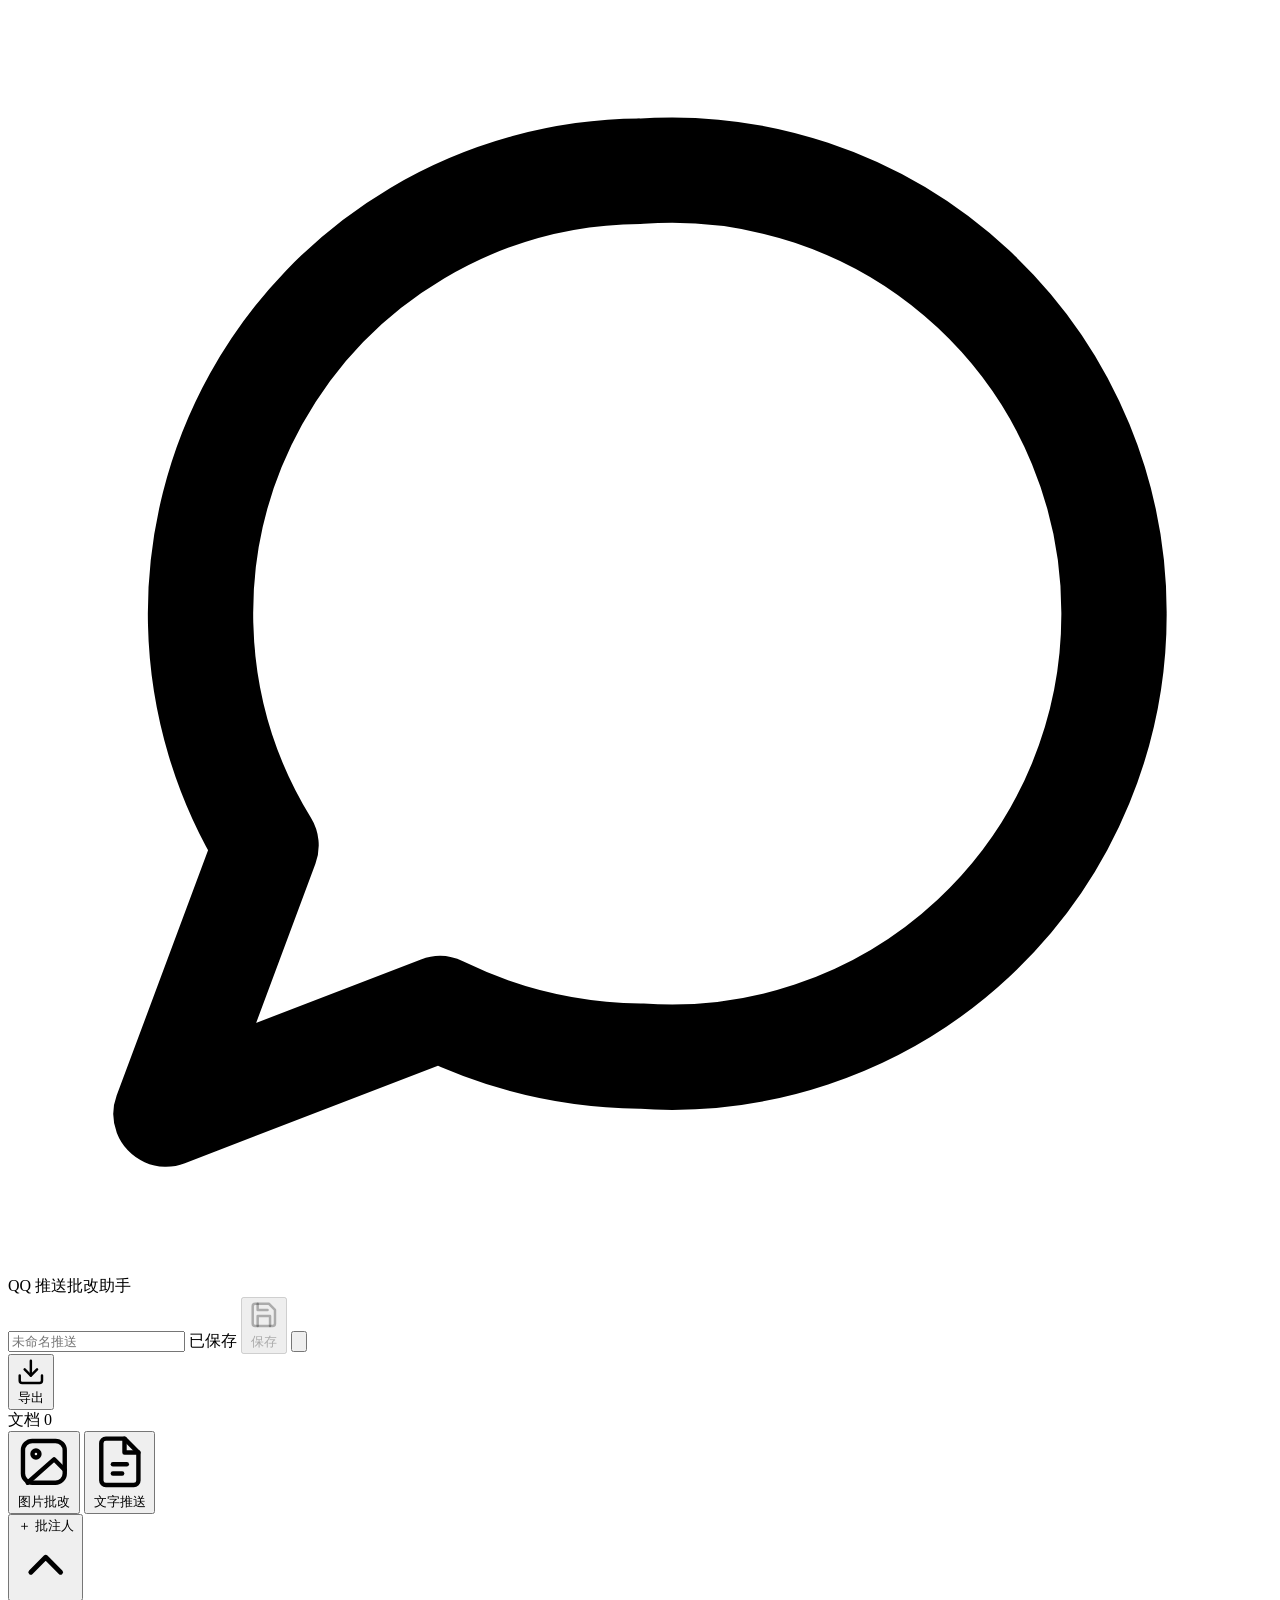
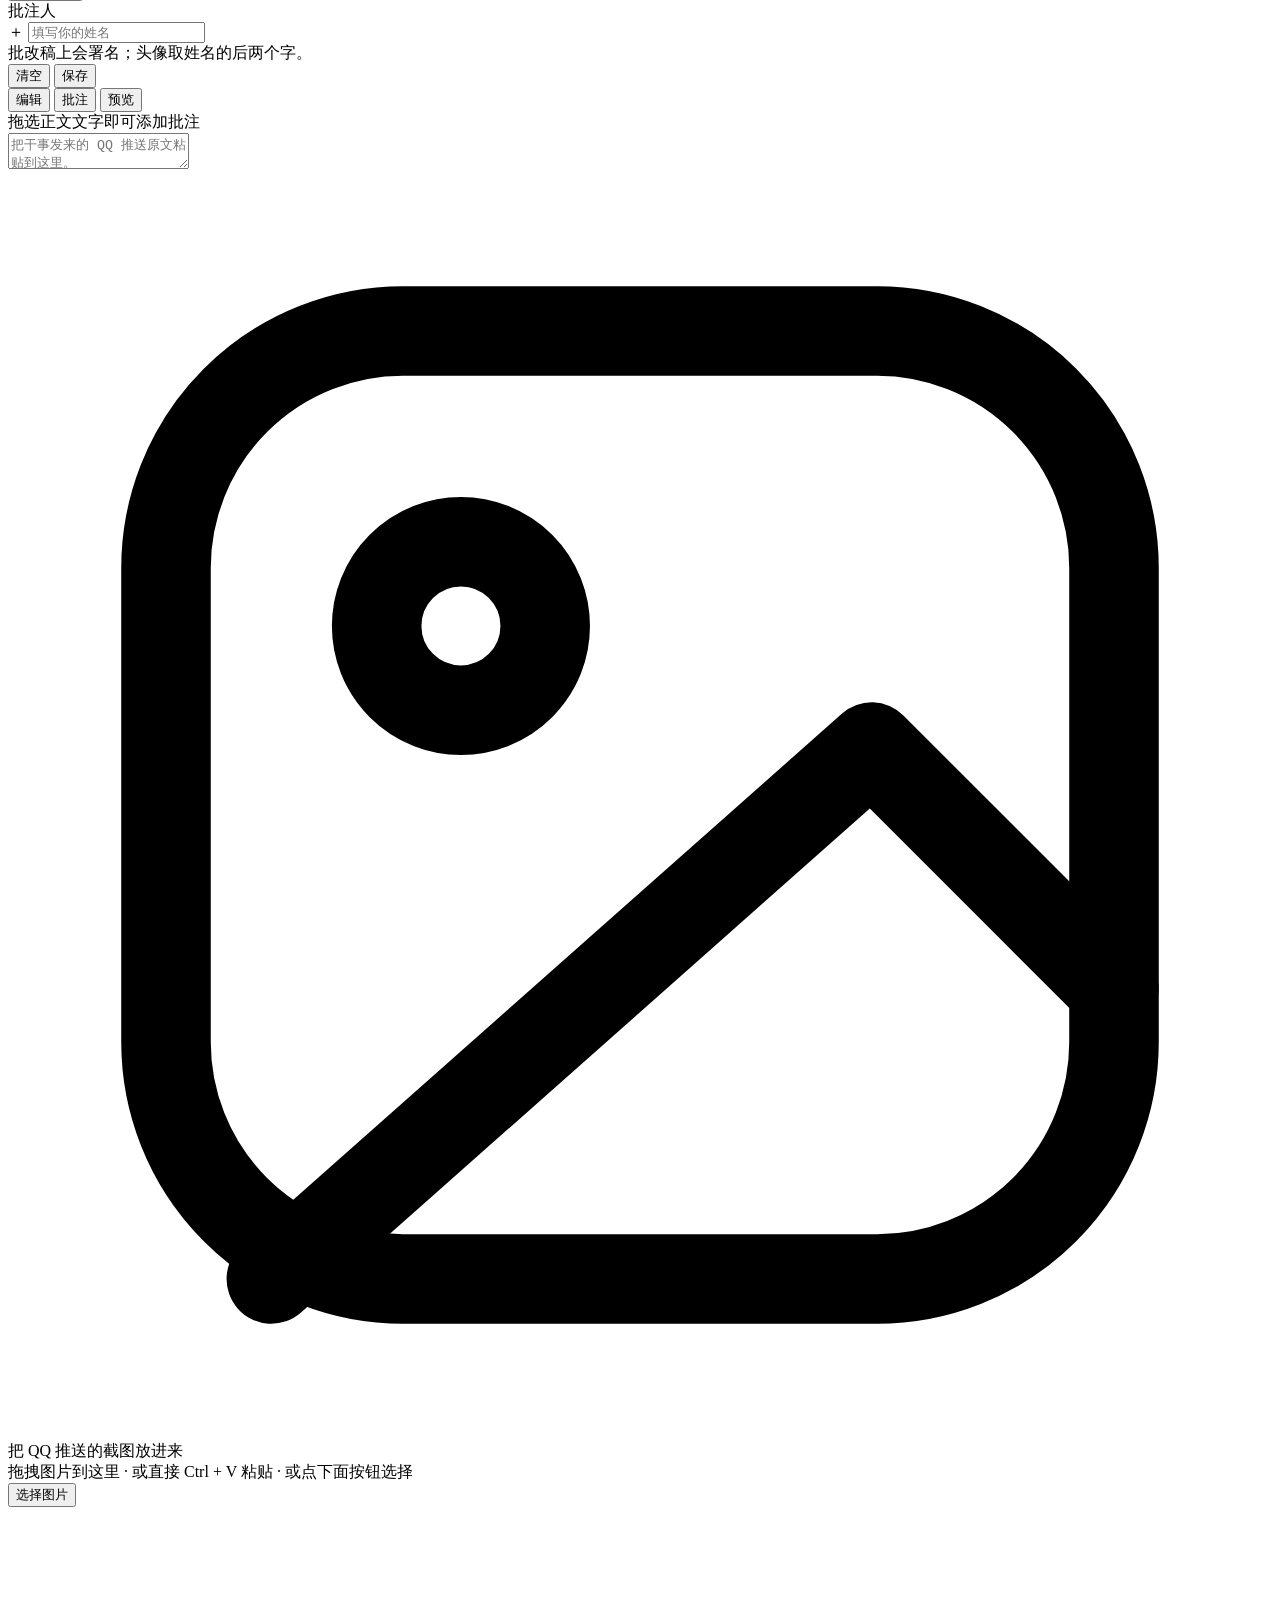
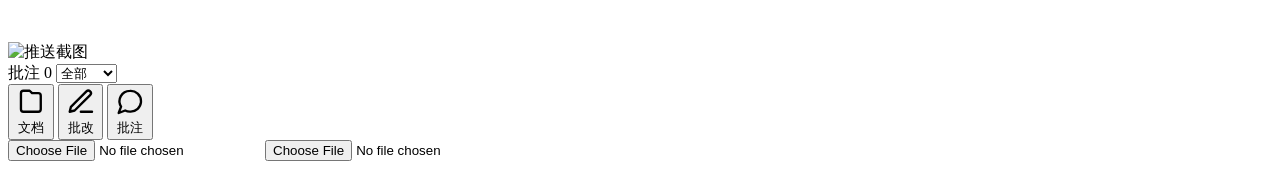
<file: src/shell.html>
<!DOCTYPE html>
<html lang="zh-CN" data-theme="light">
<head>
<meta charset="UTF-8">
<meta name="viewport" content="width=device-width, initial-scale=1, viewport-fit=cover">
<meta name="color-scheme" content="light dark">
<title>QQ 推送批改助手</title>
<script>
/* 主题要在首帧之前定下来，否则深色模式会先闪一下白。
   这里只读 localStorage，不依赖任何后续脚本。 */
(function () {
  var t = 'light';
  try {
    var s = JSON.parse(localStorage.getItem('qqpc:settings') || '{}');
    if (s && s.theme === 'dark') t = 'dark';
    else if (s && s.theme === 'light') t = 'light';
    else if (window.matchMedia && window.matchMedia('(prefers-color-scheme: dark)').matches) t = 'dark';
  } catch (e) {}
  document.documentElement.setAttribute('data-theme', t);
})();
</script>
<style>
/*__CSS__*/
</style>
</head>
<body data-mview="main">

<header class="topbar">
  <div class="brand">
    <span class="brand-mark">
      <svg viewBox="0 0 24 24" fill="none" stroke="currentColor" stroke-width="2" stroke-linecap="round" stroke-linejoin="round"><path d="M21 11.5a8.4 8.4 0 0 1-9 8.4 8.9 8.9 0 0 1-3.8-.9L3 21l1.9-5.1A8.4 8.4 0 0 1 12 3.1a8.4 8.4 0 0 1 9 8.4Z"/></svg>
    </span>
    <span class="brand-text">QQ 推送批改助手</span>
  </div>

  <input id="docTitle" class="title-input" type="text" placeholder="未命名推送" autocomplete="off" aria-label="推送标题">
  <span id="saveHint" class="save-hint">已保存</span>
  <span class="grow"></span>

  <button id="btnSave" class="btn btn-save" type="button" title="保存（Ctrl + S）" disabled>
    <svg class="i" viewBox="0 0 24 24" fill="none" stroke="currentColor" stroke-width="2" stroke-linecap="round" stroke-linejoin="round"><path d="M19 21H5a2 2 0 0 1-2-2V5a2 2 0 0 1 2-2h11l5 5v11a2 2 0 0 1-2 2Z"/><path d="M17 21v-8H7v8"/><path d="M7 3v5h8"/></svg>
    <span class="btn-txt">保存</span>
  </button>

  <button id="btnTheme" class="icon-btn" type="button" title="切换深色 / 浅色" aria-label="切换主题">
    <svg class="i" viewBox="0 0 24 24" fill="none" stroke="currentColor" stroke-width="2" stroke-linecap="round" stroke-linejoin="round"><path d="M21 12.8A9 9 0 1 1 11.2 3a7 7 0 0 0 9.8 9.8Z"/></svg>
  </button>

  <div class="menu-wrap">
    <button id="btnExport" class="btn btn-primary" type="button">
      <svg class="i" viewBox="0 0 24 24" fill="none" stroke="currentColor" stroke-width="2" stroke-linecap="round" stroke-linejoin="round"><path d="M21 15v4a2 2 0 0 1-2 2H5a2 2 0 0 1-2-2v-4"/><path d="M7 10l5 5 5-5"/><path d="M12 15V3"/></svg>
      <span class="btn-txt">导出</span>
    </button>
    <div id="exportMenu" class="menu hidden"></div>
  </div>
</header>

<main class="layout">

  <aside class="col col-left">
    <div class="col-head">
      <span class="col-title">文档</span>
      <span id="docCount" class="badge-soft">0</span>
      <span class="grow"></span>
    </div>

    <div class="new-row">
      <button id="btnNewImg" class="new-btn is-primary" type="button" title="默认方式：把推送截图放进来，直接在图上圈点勾画">
        <span class="new-ico">
          <svg viewBox="0 0 24 24" fill="none" stroke="currentColor" stroke-width="1.9" stroke-linecap="round" stroke-linejoin="round"><rect x="3" y="3" width="18" height="18" rx="4"/><circle cx="8.6" cy="8.6" r="1.5"/><path d="m21 15.5-4.6-4.6L5 21"/></svg>
        </span>
        <span class="new-txt">图片批改</span>
      </button>
      <button id="btnNew" class="new-btn" type="button" title="粘贴 QQ 推送原文，按文字逐句批改">
        <span class="new-ico">
          <svg viewBox="0 0 24 24" fill="none" stroke="currentColor" stroke-width="1.9" stroke-linecap="round" stroke-linejoin="round"><path d="M14 2H6a2 2 0 0 0-2 2v16a2 2 0 0 0 2 2h12a2 2 0 0 0 2-2V8Z"/><path d="M14 2v6h6"/><path d="M9 13h6"/><path d="M9 17h4"/></svg>
        </span>
        <span class="new-txt">文字推送</span>
      </button>
    </div>

    <div id="docList" class="doc-list"></div>

    <div class="who-foot">
      <button id="btnWho" class="who is-empty" type="button" title="设置批注人">
        <span id="whoAvatar" class="avatar">＋</span>
        <span id="whoName" class="who-name">批注人</span>
        <span class="grow"></span>
        <svg class="i who-chev" viewBox="0 0 24 24" fill="none" stroke="currentColor" stroke-width="2" stroke-linecap="round" stroke-linejoin="round"><path d="m6 15 6-6 6 6"/></svg>
      </button>
      <div id="whoPop" class="pop hidden">
        <div class="pop-title">批注人</div>
        <div class="pop-row">
          <span id="whoAvatarBig" class="avatar avatar-lg">＋</span>
          <input id="whoInput" class="pop-input" type="text" maxlength="12" placeholder="填写你的姓名" autocomplete="off">
        </div>
        <div class="pop-hint">批改稿上会署名；头像取姓名的后两个字。</div>
        <div class="pop-actions">
          <button id="whoClear" class="btn-sm" type="button">清空</button>
          <button id="whoSave" class="btn-sm primary" type="button">保存</button>
        </div>
      </div>
    </div>
  </aside>

  <section class="col col-center">
    <div class="tabs">
      <div class="segmented" role="tablist">
        <button class="tab" type="button" data-mode="edit" role="tab">编辑</button>
        <button class="tab is-active" type="button" data-mode="annotate" role="tab">批注</button>
        <button class="tab" type="button" data-mode="preview" role="tab">预览</button>
      </div>
      <span class="grow"></span>
      <span id="modeHint" class="muted-sm">拖选正文文字即可添加批注</span>
    </div>
    <div id="canvasWrap" class="canvas-wrap">
      <div id="bubble" class="bubble"></div>
      <textarea id="editor" class="editor hidden" spellcheck="false"
        placeholder="把干事发来的 QQ 推送原文粘贴到这里。"></textarea>
      <div id="floatingBar" class="floating-bar hidden"></div>

      <!-- 图片批改：截图 + 圈点勾画 -->
      <div id="imgStage" class="img-stage hidden">
        <div id="imgTools" class="img-tools"></div>
        <div id="imgBoard" class="img-board">
          <div id="imgDrop" class="img-drop">
            <div class="img-drop-ico">
              <svg viewBox="0 0 24 24" fill="none" stroke="currentColor" stroke-width="1.7" stroke-linecap="round" stroke-linejoin="round"><rect x="3" y="3" width="18" height="18" rx="4.5"/><circle cx="8.6" cy="8.6" r="1.6"/><path d="m21 15.5-4.6-4.6L5 21"/></svg>
            </div>
            <div id="imgDropTitle" class="img-drop-t">把 QQ 推送的截图放进来</div>
            <div id="imgDropSub" class="img-drop-s">拖拽图片到这里 · 或直接 Ctrl + V 粘贴 · 或点下面按钮选择</div>
            <button id="btnPickImg" class="btn-sm primary" type="button">选择图片</button>
          </div>
          <div id="imgHolder" class="img-holder hidden">
            <img id="stageImg" alt="推送截图">
            <svg id="stageSvg" xmlns="http://www.w3.org/2000/svg" preserveAspectRatio="xMidYMid meet"></svg>
          </div>
        </div>
        <div id="imgComposer" class="img-composer hidden"></div>
      </div>
    </div>
  </section>

  <aside class="col col-right">
    <div class="col-head">
      <span class="col-title">批注</span>
      <span id="annCount" class="badge">0</span>
      <span class="grow"></span>
      <select id="filterSel" class="mini-select" aria-label="筛选批注">
        <option value="all">全部</option>
        <option value="open">未解决</option>
        <option value="done">已解决</option>
        <option value="typo">错别字</option>
        <option value="wording">措辞</option>
        <option value="format">格式</option>
        <option value="emoji">表情</option>
        <option value="praise">赞赏</option>
        <option value="general">整体</option>
      </select>
    </div>
    <div id="annList" class="ann-list"></div>
  </aside>

</main>

<nav class="mnav">
  <button type="button" data-mview="docs">
    <svg viewBox="0 0 24 24" fill="none" stroke="currentColor" stroke-width="1.9" stroke-linecap="round" stroke-linejoin="round"><path d="M4 5a2 2 0 0 1 2-2h5l2 2h5a2 2 0 0 1 2 2v11a2 2 0 0 1-2 2H6a2 2 0 0 1-2-2Z"/></svg>
    <span>文档</span>
  </button>
  <button type="button" data-mview="main" class="is-on">
    <svg viewBox="0 0 24 24" fill="none" stroke="currentColor" stroke-width="1.9" stroke-linecap="round" stroke-linejoin="round"><path d="M12 20h9"/><path d="M16.5 3.5a2.1 2.1 0 0 1 3 3L7 19l-4 1 1-4Z"/></svg>
    <span>批改</span>
  </button>
  <button type="button" data-mview="ann">
    <svg viewBox="0 0 24 24" fill="none" stroke="currentColor" stroke-width="1.9" stroke-linecap="round" stroke-linejoin="round"><path d="M21 11.5a8.4 8.4 0 0 1-9 8.4 8.9 8.9 0 0 1-3.8-.9L3 21l1.9-5.1A8.4 8.4 0 0 1 12 3.1a8.4 8.4 0 0 1 9 8.4Z"/></svg>
    <span>批注</span>
  </button>
</nav>

<input id="imgFile" class="hidden" type="file" accept="image/*">
<input id="jsonFile" class="hidden" type="file" accept=".json,application/json">

<!-- 通用确认弹窗：替代原生 confirm，样式和主题一致 -->
<div id="dlg" class="dlg hidden" aria-hidden="true">
  <div class="dlg-mask" data-dlg-act="cancel"></div>
  <div class="dlg-card" role="dialog" aria-modal="true" aria-labelledby="dlgTitle">
    <div class="dlg-body">
      <div id="dlgTitle" class="dlg-title"></div>
      <div id="dlgMsg" class="dlg-msg"></div>
    </div>
    <div id="dlgActs" class="dlg-acts"></div>
  </div>
</div>

<div id="toast" class="toast hidden"></div>

<script>
/*__JS__*/
</script>
</body>
</html>
</file>
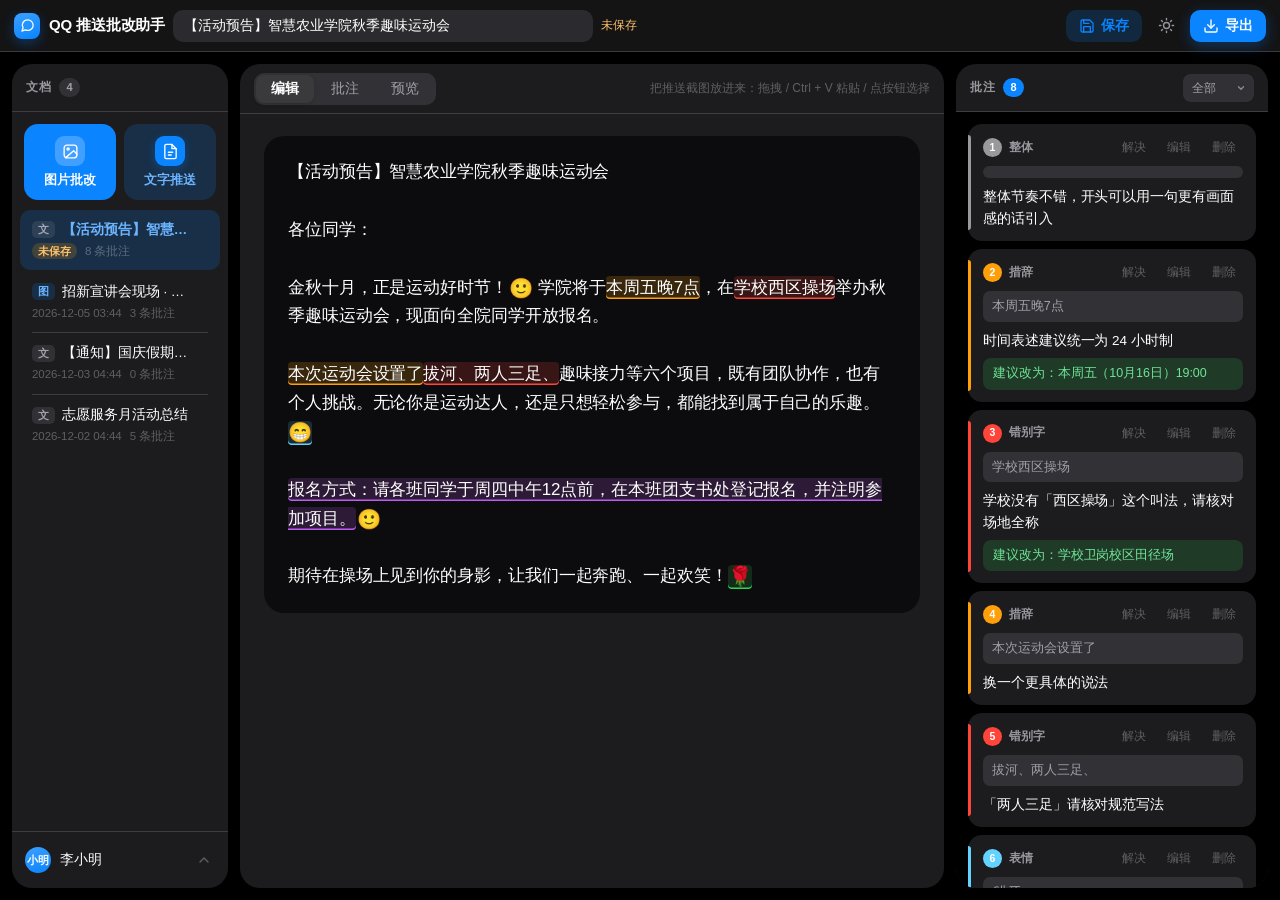
<file: src/_tmp/demo-view.html>
<!DOCTYPE html>
<html lang="zh-CN" data-theme="light">
<head>
<meta charset="UTF-8">
<meta name="viewport" content="width=device-width, initial-scale=1, viewport-fit=cover">
<meta name="color-scheme" content="light dark">
<title>QQ 推送批改助手</title>
<script>
/* 主题要在首帧之前定下来，否则深色模式会先闪一下白。
   这里只读 localStorage，不依赖任何后续脚本。 */
(function () {
  var t = 'light';
  try {
    var s = JSON.parse(localStorage.getItem('qqpc:settings') || '{}');
    if (s && s.theme === 'dark') t = 'dark';
    else if (s && s.theme === 'light') t = 'light';
    else if (window.matchMedia && window.matchMedia('(prefers-color-scheme: dark)').matches) t = 'dark';
  } catch (e) {}
  document.documentElement.setAttribute('data-theme', t);
})();
</script>
<style>
/* ============================================================
 * QQ 推送批改助手 · 样式表
 *
 * 设计取向：Apple（iOS / macOS 原生质感）
 *   1. 一切颜色走语义变量 —— 深色模式只覆盖变量，不动任何结构；
 *   2. 层级靠「留白 + 圆角 + 多层柔和阴影」，不靠描边和色块堆叠；
 *   3. 分割线一律 0.5px 发丝线；阴影一律多层小透明度叠加，不用单层大黑；
 *   4. 所有可交互元素都有过渡与 :active 缩放反馈；尊重 prefers-reduced-motion；
 *   5. 毛玻璃只用在「悬浮在内容之上」的固定层（顶栏、底部导航、弹层）。
 * ============================================================ */

/* ---------- 设计令牌 ---------- */
:root{
  --font-sans:-apple-system,BlinkMacSystemFont,"SF Pro Text","SF Pro Display","Helvetica Neue",
    "PingFang SC","Hiragino Sans GB","Microsoft YaHei",sans-serif;
  --font-emoji:"Apple Color Emoji","Segoe UI Emoji","Noto Color Emoji",sans-serif;

  /* 语义色 · 浅色 */
  --bg-base:#FFFFFF;
  --bg-grouped:#F2F2F7;
  --bg-elevated:#FFFFFF;
  --bg-sunken:#F2F2F7;
  --label-primary:#000000;
  --label-secondary:rgba(60,60,67,.60);
  --label-tertiary:rgba(60,60,67,.32);
  --separator:rgba(60,60,67,.20);
  --separator-strong:rgba(60,60,67,.29);
  --fill-quaternary:rgba(116,116,128,.08);
  --fill-tertiary:rgba(116,116,128,.12);
  --hover:rgba(116,116,128,.08);
  --accent:#007AFF;
  --accent-hover:#0071EB;
  --accent-ink:#0060DF;               /* 强调色系的可读文字色 */
  --accent-soft:rgba(0,122,255,.10);
  --accent-line:rgba(0,122,255,.22);
  --accent-ring:rgba(0,122,255,.20);
  --on-accent:#FFFFFF;
  --danger:#FF3B30;
  --danger-ink:#D70015;
  --danger-soft:rgba(255,59,48,.10);

  /* 多层柔和阴影 */
  --shadow-sm:0 1px 2px rgba(0,0,0,.04),0 2px 8px rgba(0,0,0,.04);
  --shadow-md:0 2px 4px rgba(0,0,0,.04),0 8px 24px rgba(0,0,0,.06);
  --shadow-lg:0 4px 12px rgba(0,0,0,.06),0 16px 48px rgba(0,0,0,.10);

  --r-xs:6px; --r-sm:10px; --r-md:14px; --r-lg:20px; --r-xl:28px; --r-pill:999px;

  --ease-standard:cubic-bezier(.32,.72,0,1);
  --ease-spring:cubic-bezier(.34,1.56,.64,1);
  --dur-fast:150ms; --dur-base:250ms; --dur-slow:400ms;

  /* 批注类型色（图形 / 圆点用饱和色，文字用 *-ink 保证对比度） */
  --c-typo:#FF3B30;      --c-typo-bg:rgba(255,59,48,.12);
  --c-wording:#FF9500;   --c-wording-bg:rgba(255,149,0,.15);   --c-wording-ink:#A35B00;
  --c-format:#AF52DE;    --c-format-bg:rgba(175,82,222,.12);
  --c-emoji:#32ADE6;     --c-emoji-bg:rgba(50,173,230,.14);    --c-emoji-ink:#0B6E96;
  --c-praise:#34C759;    --c-praise-bg:rgba(52,199,89,.13);    --c-praise-ink:#1B7A34;
  --c-general:#8E8E93;   --c-general-bg:rgba(142,142,147,.13);

  --topbar-h:52px;
  --mnav-h:56px;
  --scroll:rgba(60,60,67,.26);
  --scroll-hi:rgba(60,60,67,.42);

  --glass:rgba(255,255,255,.72);
}

html[data-theme="dark"]{
  --bg-base:#000000;
  --bg-grouped:#000000;
  --bg-elevated:#1C1C1E;
  --bg-sunken:#0C0C0E;
  --label-primary:#FFFFFF;
  --label-secondary:rgba(235,235,245,.60);
  --label-tertiary:rgba(235,235,245,.32);
  --separator:rgba(84,84,88,.60);
  --separator-strong:rgba(84,84,88,.65);
  --fill-quaternary:rgba(118,118,128,.24);
  --fill-tertiary:rgba(118,118,128,.32);
  --hover:rgba(118,118,128,.24);
  --accent:#0A84FF;
  --accent-hover:#3395FF;
  --accent-ink:#6BB4FF;
  --accent-soft:rgba(10,132,255,.18);
  --accent-line:rgba(10,132,255,.34);
  --accent-ring:rgba(10,132,255,.32);
  --on-accent:#FFFFFF;
  --danger:#FF453A;
  --danger-ink:#FF6961;
  --danger-soft:rgba(255,69,58,.16);

  --shadow-sm:0 1px 2px rgba(0,0,0,.5);
  --shadow-md:0 2px 6px rgba(0,0,0,.5),0 8px 24px rgba(0,0,0,.4);
  --shadow-lg:0 6px 20px rgba(0,0,0,.6),0 20px 56px rgba(0,0,0,.5);

  --c-typo:#FF453A;      --c-typo-bg:rgba(255,69,58,.18);
  --c-wording:#FF9F0A;   --c-wording-bg:rgba(255,159,10,.18);  --c-wording-ink:#FFC16B;
  --c-format:#BF5AF2;    --c-format-bg:rgba(191,90,242,.18);
  --c-emoji:#64D2FF;     --c-emoji-bg:rgba(100,210,255,.16);   --c-emoji-ink:#9BE2FF;
  --c-praise:#30D158;    --c-praise-bg:rgba(48,209,88,.16);    --c-praise-ink:#6FE396;
  --c-general:#98989D;   --c-general-bg:rgba(152,152,157,.18);

  --scroll:rgba(235,235,245,.22);
  --scroll-hi:rgba(235,235,245,.36);

  --glass:rgba(28,28,30,.72);
}

/* ---------- 全局基线 ---------- */
*{box-sizing:border-box;}
html,body{height:100%;}
body{
  margin:0;
  background:var(--bg-grouped);
  color:var(--label-primary);
  font-family:var(--font-sans);
  font-size:14px;
  line-height:1.47;
  letter-spacing:-.005em;
  -webkit-font-smoothing:antialiased;
  text-rendering:optimizeLegibility;
  display:flex;flex-direction:column;overflow:hidden;
  transition:background-color var(--dur-base) var(--ease-standard),color var(--dur-base) var(--ease-standard);
}
button{font-family:inherit;cursor:pointer;color:inherit;background:none;border:0;padding:0;
  -webkit-tap-highlight-color:transparent;}
input,textarea,select{font-family:inherit;}
.hidden{display:none !important;}
.grow{flex:1;min-width:0;}
svg.i{display:block;width:16px;height:16px;flex:none;}
:focus-visible{outline:2px solid var(--accent-ring);outline-offset:2px;border-radius:var(--r-xs);}
::selection{background:var(--accent-soft);}

/* 点击反馈（苹果按钮手感的关键） */
.btn:active,.btn-sm:active,.icon-btn:active,.new-btn:active,.it-btn:active,.fb-btn:active,
.tab:active,.doc-item-x:active,.ann-act:active,.menu button:active,.chip:active,.dlg-btn:active{
  transform:scale(.97);
}

/* ---------- 顶栏（毛玻璃 · 吸顶） ---------- */
.topbar{
  flex:none;display:flex;align-items:center;gap:8px;
  height:var(--topbar-h);padding:0 14px;
  background:var(--glass);
  -webkit-backdrop-filter:blur(20px) saturate(180%);
  backdrop-filter:blur(20px) saturate(180%);
  border-bottom:.5px solid var(--separator);
  z-index:40;
  transition:background-color var(--dur-base) var(--ease-standard),border-color var(--dur-base) var(--ease-standard);
}
.brand{display:flex;align-items:center;gap:9px;font-size:15px;font-weight:600;letter-spacing:-.01em;white-space:nowrap;}
.brand-mark{
  width:26px;height:26px;border-radius:8px;flex:none;
  display:flex;align-items:center;justify-content:center;
  background:linear-gradient(160deg,#3AA0FF,var(--accent));
  color:#fff;box-shadow:0 1px 2px rgba(0,0,0,.10),0 4px 12px var(--accent-ring);
}
.brand-mark svg{width:15px;height:15px;}
.title-input{
  flex:1;min-width:0;max-width:420px;height:32px;
  border:0;border-radius:var(--r-sm);
  padding:0 11px;font-size:14px;background:var(--fill-quaternary);color:var(--label-primary);outline:none;
  transition:background-color var(--dur-fast) var(--ease-standard),box-shadow var(--dur-fast) var(--ease-standard);
}
.title-input::placeholder{color:var(--label-tertiary);}
.title-input:hover{background:var(--fill-tertiary);}
.title-input:focus{background:var(--bg-elevated);box-shadow:0 0 0 3px var(--accent-ring);}
.save-hint{font-size:12px;color:var(--label-tertiary);white-space:nowrap;letter-spacing:0;
  transition:color var(--dur-fast) var(--ease-standard);}
.save-hint.dirty{color:var(--c-wording-ink);font-weight:500;}

/* 通用按钮 */
.btn{
  display:inline-flex;align-items:center;gap:6px;justify-content:center;
  height:32px;padding:0 13px;border-radius:var(--r-sm);
  border:0;background:var(--fill-quaternary);color:var(--label-primary);
  font-size:13.5px;font-weight:500;white-space:nowrap;
  transition:background-color var(--dur-fast) var(--ease-standard),color var(--dur-fast) var(--ease-standard),
             opacity var(--dur-fast) var(--ease-standard),transform var(--dur-fast) var(--ease-standard),
             box-shadow var(--dur-fast) var(--ease-standard);
}
.btn:hover{background:var(--fill-tertiary);}
.btn-primary{
  background:var(--accent);color:var(--on-accent);font-weight:600;
  box-shadow:0 1px 2px rgba(0,0,0,.08),0 4px 14px var(--accent-ring);
}
.btn-primary:hover{background:var(--accent-hover);}
.btn-save{color:var(--accent);background:var(--accent-soft);font-weight:600;}
.btn-save:hover{background:var(--accent-line);}
.btn-save:disabled{
  color:var(--label-tertiary);background:var(--fill-quaternary);
  font-weight:500;cursor:default;box-shadow:none;
}
.btn-save:disabled:active{transform:none;}
.btn-txt{white-space:nowrap;}

/* 图标按钮 */
.icon-btn{
  width:32px;height:32px;flex:none;border-radius:var(--r-sm);
  display:inline-flex;align-items:center;justify-content:center;
  color:var(--label-secondary);
  transition:background-color var(--dur-fast) var(--ease-standard),color var(--dur-fast) var(--ease-standard),
             transform var(--dur-fast) var(--ease-standard);
}
.icon-btn:hover{background:var(--fill-quaternary);color:var(--label-primary);}
.icon-btn svg{width:17px;height:17px;}

/* 批注人 */
.who{
  display:flex;align-items:center;gap:7px;height:32px;padding:0 10px 0 4px;
  border:0;border-radius:var(--r-pill);background:var(--fill-quaternary);
  transition:background-color var(--dur-fast) var(--ease-standard),transform var(--dur-fast) var(--ease-standard);
}
.who:hover{background:var(--fill-tertiary);}
.who.is-empty{color:var(--label-secondary);}
.avatar{
  width:24px;height:24px;border-radius:50%;flex:none;
  display:inline-flex;align-items:center;justify-content:center;
  background:linear-gradient(160deg,#3AA0FF,var(--accent));
  color:#fff;font-size:10.5px;font-weight:600;letter-spacing:-.02em;line-height:1;
  font-family:"PingFang SC","Microsoft YaHei",sans-serif;
}
.who.is-empty .avatar{background:var(--fill-tertiary);color:var(--label-secondary);}
.avatar-lg{width:40px;height:40px;font-size:15px;}
.who-name{font-size:13px;font-weight:500;max-width:96px;overflow:hidden;text-overflow:ellipsis;white-space:nowrap;}

/* 批注人（左栏底部 · 常驻设置项） */
.who-foot{
  position:relative;flex:none;padding:8px;
  border-top:.5px solid var(--separator);
}
.who-foot .who{
  width:100%;height:40px;gap:9px;padding:0 8px 0 5px;
  border-radius:var(--r-sm);background:transparent;text-align:left;
}
.who-foot .who:hover{background:var(--hover);}
.who-foot .who:active{transform:scale(.985);}
.who-foot .who .avatar{width:26px;height:26px;font-size:11px;}
.who-foot .who-name{
  max-width:132px;font-size:13.5px;font-weight:500;letter-spacing:-.005em;
}
.who-chev{width:15px;height:15px;flex:none;color:var(--label-tertiary);}
/* 弹层挂在边栏底部，所以向上展开、宽度跟随边栏 */
.who-foot .pop{
  left:8px;right:8px;top:auto;bottom:calc(100% + 6px);width:auto;padding:14px;
  animation:popOutUp var(--dur-base) var(--ease-standard);
}
.who-foot .pop-row{gap:10px;}
.who-foot .avatar-lg{width:34px;height:34px;font-size:13px;}
@keyframes popOutUp{from{opacity:0;transform:translateY(6px) scale(.98);}to{opacity:1;transform:none;}}

/* 弹出层（批注人 / 导出菜单共用质感） */
.menu-wrap{position:relative;}
.menu,.pop{
  position:absolute;right:0;top:calc(100% + 8px);
  background:var(--bg-elevated);
  border:.5px solid var(--separator);
  border-radius:var(--r-md);
  box-shadow:var(--shadow-lg);
  z-index:60;
  animation:popIn var(--dur-base) var(--ease-standard);
  overflow:hidden;
}
@keyframes popIn{from{opacity:0;transform:translateY(-6px) scale(.98);}to{opacity:1;transform:none;}}

.menu{min-width:250px;padding:5px;}
.menu button{
  display:flex;align-items:center;gap:10px;width:100%;text-align:left;
  padding:9px 11px;border-radius:var(--r-sm);font-size:13.5px;color:var(--label-primary);
  transition:background-color var(--dur-fast) var(--ease-standard),transform var(--dur-fast) var(--ease-standard);
}
.menu button:hover{background:var(--hover);}
.menu button svg{width:16px;height:16px;flex:none;color:var(--label-tertiary);}
.menu button:hover svg{color:var(--accent);}
.menu-sep{height:.5px;background:var(--separator);margin:5px 8px;}
.menu-group{
  font-size:11px;font-weight:600;letter-spacing:.06em;color:var(--label-tertiary);
  padding:10px 11px 4px;text-transform:uppercase;
}

.pop{width:268px;padding:16px;}
.pop-title{font-size:15px;font-weight:600;letter-spacing:-.01em;margin-bottom:12px;}
.pop-row{display:flex;align-items:center;gap:12px;}
.pop-input{
  flex:1;min-width:0;height:34px;border:0;border-radius:var(--r-sm);
  padding:0 11px;font-size:14px;background:var(--fill-quaternary);color:var(--label-primary);outline:none;
  transition:background-color var(--dur-fast) var(--ease-standard),box-shadow var(--dur-fast) var(--ease-standard);
}
.pop-input:focus{background:var(--bg-elevated);box-shadow:0 0 0 3px var(--accent-ring);}
.pop-hint{font-size:12px;color:var(--label-tertiary);margin:10px 0 14px;line-height:1.45;}
.pop-actions{display:flex;gap:8px;justify-content:flex-end;}

/* ---------- 三栏 ---------- */
.layout{flex:1;display:grid;grid-template-columns:216px minmax(0,1fr) 312px;gap:12px;padding:12px;min-height:0;}
.col{
  background:var(--bg-elevated);
  border-radius:var(--r-lg);
  display:flex;flex-direction:column;min-height:0;overflow:hidden;
  box-shadow:var(--shadow-sm);
  transition:background-color var(--dur-base) var(--ease-standard);
}
.col-head{
  flex:none;display:flex;align-items:center;gap:8px;min-height:48px;
  padding:0 14px;border-bottom:.5px solid var(--separator);
  font-size:12px;font-weight:600;color:var(--label-secondary);letter-spacing:.06em;text-transform:uppercase;
}
.col-title{white-space:nowrap;}
.badge{
  min-width:20px;height:19px;padding:0 7px;border-radius:var(--r-pill);
  background:var(--accent);color:var(--on-accent);
  font-size:11px;font-weight:600;letter-spacing:0;text-transform:none;
  display:inline-flex;align-items:center;justify-content:center;
  font-variant-numeric:tabular-nums;
}
.badge-soft{
  min-width:20px;height:19px;padding:0 7px;border-radius:var(--r-pill);
  background:var(--fill-quaternary);color:var(--label-secondary);
  font-size:11px;font-weight:600;letter-spacing:0;text-transform:none;
  display:inline-flex;align-items:center;justify-content:center;
  font-variant-numeric:tabular-nums;
}
.muted-sm{font-size:12px;color:var(--label-tertiary);font-weight:400;letter-spacing:0;text-transform:none;}

/* 左栏：新建入口（置于顶部，醒目） */
.new-row{flex:none;display:flex;gap:8px;padding:12px 12px 10px;}
.new-btn{
  flex:1;min-width:0;display:flex;flex-direction:column;align-items:center;gap:6px;
  padding:12px 6px 11px;border-radius:var(--r-md);
  background:var(--accent-soft);color:var(--accent-ink);
  font-size:12.5px;font-weight:600;letter-spacing:-.005em;
  transition:background-color var(--dur-fast) var(--ease-standard),transform var(--dur-fast) var(--ease-standard),
             box-shadow var(--dur-fast) var(--ease-standard);
}
.new-btn:hover{background:var(--accent-line);box-shadow:var(--shadow-sm);}
/* 主推入口（图片批改）：实心强调色，一眼看出推荐走这条 */
.new-btn.is-primary{background:var(--accent);color:var(--on-accent);}
.new-btn.is-primary:hover{background:var(--accent-hover);box-shadow:var(--shadow-sm);}
.new-btn.is-primary .new-ico{background:rgba(255,255,255,.22);color:var(--on-accent);box-shadow:none;}
.new-ico{
  width:30px;height:30px;border-radius:9px;flex:none;
  display:flex;align-items:center;justify-content:center;
  background:var(--accent);color:var(--on-accent);
  box-shadow:0 1px 2px rgba(0,0,0,.08),0 3px 10px var(--accent-ring);
}
.new-ico svg{width:17px;height:17px;}
.new-txt{white-space:nowrap;overflow:hidden;text-overflow:ellipsis;max-width:100%;}

/* 左栏：文档列表 */
.doc-list{flex:1;overflow-y:auto;padding:0 8px 10px;}
.doc-item{
  position:relative;padding:10px 32px 10px 12px;border-radius:var(--r-sm);
  cursor:pointer;margin-bottom:2px;
  transition:background-color var(--dur-fast) var(--ease-standard),transform var(--dur-fast) var(--ease-standard);
}
.doc-item+.doc-item::before{
  content:"";position:absolute;left:12px;right:12px;top:-1px;height:.5px;background:var(--separator);
}
.doc-item:hover{background:var(--hover);}
.doc-item.is-active{background:var(--accent-soft);}
.doc-item.is-active::before,.doc-item.is-active+.doc-item::before{opacity:0;}
.doc-item-head{display:flex;align-items:center;gap:7px;margin-bottom:3px;min-width:0;}
.doc-item-title{
  flex:1;min-width:0;font-size:13.5px;font-weight:500;letter-spacing:-.005em;
  white-space:nowrap;overflow:hidden;text-overflow:ellipsis;
}
.doc-item.is-active .doc-item-title{color:var(--accent-ink);font-weight:600;}
.doc-item-meta{font-size:11.5px;color:var(--label-tertiary);display:flex;gap:8px;align-items:center;
  font-variant-numeric:tabular-nums;}
.doc-unsaved{
  display:inline-block;padding:0 6px;border-radius:var(--r-pill);
  background:var(--c-wording-bg);color:var(--c-wording-ink);
  font-size:10.5px;font-weight:600;line-height:16px;letter-spacing:0;
}
.doc-item-x{
  position:absolute;right:6px;top:50%;transform:translateY(-50%);
  width:22px;height:22px;border-radius:50%;display:flex;align-items:center;justify-content:center;
  color:var(--label-tertiary);opacity:0;
  transition:opacity var(--dur-fast) var(--ease-standard),background-color var(--dur-fast) var(--ease-standard),
             color var(--dur-fast) var(--ease-standard),transform var(--dur-fast) var(--ease-standard);
}
.doc-item-x svg{width:13px;height:13px;}
.doc-item:hover .doc-item-x{opacity:1;}
.doc-item-x:hover{background:var(--danger-soft);color:var(--danger);}

/* 文档列表里的类型标识 */
.doc-kind{
  flex:none;font-size:10.5px;font-weight:600;line-height:17px;
  padding:0 6px;border-radius:5px;background:var(--fill-quaternary);color:var(--label-secondary);
  letter-spacing:.02em;
}
.doc-kind.k-img{background:var(--accent-soft);color:var(--accent-ink);}

/* 中栏 */
.tabs{
  flex:none;display:flex;align-items:center;gap:10px;min-height:50px;
  padding:0 14px;border-bottom:.5px solid var(--separator);
}
.segmented{
  display:inline-flex;align-items:center;gap:2px;padding:2px;flex:none;
  background:var(--fill-quaternary);border-radius:var(--r-sm);
}
.tab{
  border-radius:8px;padding:5px 15px;font-size:13.5px;color:var(--label-secondary);font-weight:500;
  white-space:nowrap;
  transition:background-color var(--dur-base) var(--ease-standard),color var(--dur-base) var(--ease-standard),
             box-shadow var(--dur-base) var(--ease-standard),transform var(--dur-fast) var(--ease-standard);
}
.tab:hover{color:var(--label-primary);}
.tab.is-active{
  background:var(--bg-elevated);color:var(--label-primary);font-weight:600;
  box-shadow:0 1px 2px rgba(0,0,0,.06),0 1px 6px rgba(0,0,0,.04);
}
html[data-theme="dark"] .tab.is-active{background:#3A3A3C;}

.canvas-wrap{flex:1;overflow-y:auto;padding:22px 24px;position:relative;min-height:0;}

.bubble{
  background:var(--bg-sunken);border-radius:var(--r-lg);
  padding:22px 24px;font-size:17px;line-height:1.7;letter-spacing:-.005em;color:var(--label-primary);
  white-space:pre-wrap;word-break:break-word;max-width:780px;
}
.bubble.is-preview{background:var(--bg-elevated);box-shadow:var(--shadow-sm);}

.editor{
  width:100%;min-height:420px;height:100%;resize:vertical;
  border:0;border-radius:var(--r-lg);
  padding:20px 22px;font-size:17px;line-height:1.7;letter-spacing:-.005em;color:var(--label-primary);
  background:var(--bg-elevated);box-shadow:0 0 0 1px var(--separator);
  outline:none;display:block;
  transition:box-shadow var(--dur-fast) var(--ease-standard),background-color var(--dur-fast) var(--ease-standard);
}
.editor::placeholder{color:var(--label-tertiary);}
.editor:focus{box-shadow:0 0 0 3px var(--accent-ring);}

/* 正文片段 */
.seg{white-space:pre-wrap;}
.qq-emoji{
  display:inline-block;font-style:normal;line-height:1;
  font-size:1.15em;vertical-align:-2px;padding:0 1px;
  font-family:var(--font-emoji);
}
.hl{border-radius:4px;padding:2px 0;cursor:pointer;
  transition:filter var(--dur-fast) var(--ease-standard),box-shadow var(--dur-fast) var(--ease-standard);}
.hl:hover{filter:brightness(.96);}
html[data-theme="dark"] .hl:hover{filter:brightness(1.22);}
.hl-typo{background:var(--c-typo-bg);box-shadow:inset 0 -1.5px 0 var(--c-typo);}
.hl-wording{background:var(--c-wording-bg);box-shadow:inset 0 -1.5px 0 var(--c-wording);}
.hl-format{background:var(--c-format-bg);box-shadow:inset 0 -1.5px 0 var(--c-format);}
.hl-emoji{background:var(--c-emoji-bg);box-shadow:inset 0 -1.5px 0 var(--c-emoji);}
.hl-praise{background:var(--c-praise-bg);box-shadow:inset 0 -1.5px 0 var(--c-praise);}
.hl-general{background:var(--c-general-bg);box-shadow:inset 0 -1.5px 0 var(--c-general);}
.hl-multi{outline:1px dashed var(--accent-line);outline-offset:1px;}
.hl.is-focus{box-shadow:0 0 0 3px var(--accent-ring);}
.seg.is-lost,.qq-emoji.is-lost{opacity:.45;}

/* 浮动批注工具条 */
.floating-bar{
  position:fixed;z-index:70;
  background:var(--glass);
  -webkit-backdrop-filter:blur(20px) saturate(180%);
  backdrop-filter:blur(20px) saturate(180%);
  border:.5px solid var(--separator);
  border-radius:var(--r-md);
  box-shadow:var(--shadow-lg);padding:6px;
  display:flex;gap:3px;align-items:center;max-width:660px;
  animation:popIn var(--dur-base) var(--ease-standard);
}
.fb-btn{
  display:inline-flex;align-items:center;gap:6px;
  border-radius:8px;padding:6px 11px;font-size:13px;white-space:nowrap;color:var(--label-primary);
  transition:background-color var(--dur-fast) var(--ease-standard),transform var(--dur-fast) var(--ease-standard);
}
.fb-btn:hover{background:var(--hover);}
.fb-btn.is-solid{background:var(--accent);color:var(--on-accent);font-weight:600;}
.fb-btn.is-solid:hover{background:var(--accent-hover);}
.fb-tip{font-size:12.5px;padding:6px 10px;color:var(--label-secondary);white-space:nowrap;}
.fb-dot{width:7px;height:7px;border-radius:50%;display:inline-block;flex:none;}

.composer{display:flex;flex-direction:column;gap:8px;width:440px;padding:4px;}
.composer-quote{
  font-size:12.5px;color:var(--label-secondary);background:var(--fill-quaternary);
  border-radius:8px;padding:7px 10px;white-space:nowrap;overflow:hidden;text-overflow:ellipsis;
}
.composer textarea{
  width:100%;min-height:76px;resize:vertical;border:0;border-radius:var(--r-sm);
  padding:10px 12px;font-size:13.5px;line-height:1.6;outline:none;color:var(--label-primary);
  background:var(--fill-quaternary);
  transition:background-color var(--dur-fast) var(--ease-standard),box-shadow var(--dur-fast) var(--ease-standard);
}
.composer input{
  width:100%;height:34px;border:0;border-radius:var(--r-sm);
  padding:0 12px;font-size:13.5px;outline:none;color:var(--label-primary);background:var(--fill-quaternary);
  transition:background-color var(--dur-fast) var(--ease-standard),box-shadow var(--dur-fast) var(--ease-standard);
}
.composer textarea:focus,.composer input:focus{background:var(--bg-elevated);box-shadow:0 0 0 3px var(--accent-ring);}
.composer-row{display:flex;align-items:center;gap:8px;}
.composer-lab{font-size:12px;color:var(--label-tertiary);white-space:nowrap;}
.chips{display:flex;gap:6px;flex-wrap:wrap;}
.chip{
  border:0;background:var(--fill-quaternary);color:var(--label-secondary);
  border-radius:var(--r-pill);padding:4px 11px;font-size:12px;
  transition:background-color var(--dur-fast) var(--ease-standard),color var(--dur-fast) var(--ease-standard),
             transform var(--dur-fast) var(--ease-standard);
}
.chip:hover{background:var(--fill-tertiary);color:var(--label-primary);}
.chip.is-on{background:var(--bg-elevated);box-shadow:inset 0 0 0 1.5px currentColor,var(--shadow-sm);font-weight:600;}
.composer-actions{display:flex;gap:8px;justify-content:flex-end;}
.btn-sm{
  display:inline-flex;align-items:center;justify-content:center;gap:5px;
  height:32px;padding:0 14px;border-radius:var(--r-sm);font-size:13.5px;font-weight:500;
  border:0;background:var(--fill-quaternary);color:var(--label-primary);
  transition:background-color var(--dur-fast) var(--ease-standard),color var(--dur-fast) var(--ease-standard),
             transform var(--dur-fast) var(--ease-standard),box-shadow var(--dur-fast) var(--ease-standard);
}
.btn-sm:hover{background:var(--fill-tertiary);}
.btn-sm.primary{background:var(--accent);color:var(--on-accent);font-weight:600;}
.btn-sm.primary:hover{background:var(--accent-hover);}

/* 右栏：批注清单 */
.mini-select{
  height:28px;border:0;border-radius:8px;padding:0 26px 0 9px;
  font-size:12px;font-weight:500;color:var(--label-secondary);background:var(--fill-quaternary);
  outline:none;max-width:104px;appearance:none;-webkit-appearance:none;
  background-image:url("data:image/svg+xml;utf8,<svg xmlns='http://www.w3.org/2000/svg' width='10' height='10' viewBox='0 0 24 24' fill='none' stroke='%238E8E93' stroke-width='3' stroke-linecap='round' stroke-linejoin='round'><path d='m6 9 6 6 6-6'/></svg>");
  background-repeat:no-repeat;background-position:right 8px center;
  transition:background-color var(--dur-fast) var(--ease-standard);
}
.mini-select:hover{background-color:var(--fill-tertiary);}
.ann-list{flex:1;overflow-y:auto;padding:12px;background:var(--bg-grouped);}
.ann-card{
  position:relative;background:var(--bg-elevated);
  border-radius:var(--r-md);padding:12px 13px 12px 15px;margin-bottom:8px;
  cursor:pointer;box-shadow:var(--shadow-sm);
  transition:box-shadow var(--dur-base) var(--ease-standard),transform var(--dur-fast) var(--ease-standard);
  animation:fadeInUp var(--dur-slow) var(--ease-standard) both;
}
@keyframes fadeInUp{from{opacity:0;transform:translateY(10px);}to{opacity:1;transform:none;}}
.ann-card::before{
  content:"";position:absolute;left:0;top:11px;bottom:11px;width:3px;border-radius:0 3px 3px 0;
  background:var(--c-general);
}
.ann-card:hover{box-shadow:var(--shadow-md);transform:translateY(-1px);}
.ann-card.is-focus{box-shadow:0 0 0 3px var(--accent-ring),var(--shadow-md);}
.ann-card.is-done{opacity:.55;}
.ann-card.is-done .ann-body{text-decoration:line-through;text-decoration-color:var(--label-tertiary);}
.ann-card.t-typo::before{background:var(--c-typo);}
.ann-card.t-wording::before{background:var(--c-wording);}
.ann-card.t-format::before{background:var(--c-format);}
.ann-card.t-emoji::before{background:var(--c-emoji);}
.ann-card.t-praise::before{background:var(--c-praise);}
.ann-card.t-general::before{background:var(--c-general);}
.ann-top{display:flex;align-items:center;gap:7px;margin-bottom:7px;}
.ann-no{
  min-width:19px;height:19px;border-radius:50%;background:var(--c-general);color:#fff;
  font-size:10.5px;font-weight:700;display:inline-flex;align-items:center;justify-content:center;flex:none;
  font-variant-numeric:tabular-nums;
}
.ann-card.t-typo .ann-no{background:var(--c-typo);}
.ann-card.t-wording .ann-no{background:var(--c-wording);}
.ann-card.t-format .ann-no{background:var(--c-format);}
.ann-card.t-emoji .ann-no{background:var(--c-emoji);}
.ann-card.t-praise .ann-no{background:var(--c-praise);}
.ann-type{font-size:12px;font-weight:600;color:var(--label-secondary);letter-spacing:-.005em;}
.ann-act{
  border-radius:6px;font-size:12px;padding:3px 7px;color:var(--label-tertiary);
  transition:background-color var(--dur-fast) var(--ease-standard),color var(--dur-fast) var(--ease-standard),
             transform var(--dur-fast) var(--ease-standard);
}
.ann-act:hover{background:var(--fill-quaternary);color:var(--label-primary);}
.ann-quote{
  font-size:12.5px;color:var(--label-secondary);background:var(--fill-quaternary);
  border-radius:7px;padding:6px 9px;margin-bottom:8px;
  overflow:hidden;text-overflow:ellipsis;white-space:nowrap;
}
.ann-body{font-size:13.5px;line-height:1.6;color:var(--label-primary);word-break:break-word;letter-spacing:-.005em;}
.ann-sug{
  margin-top:7px;font-size:12.5px;line-height:1.55;color:var(--c-praise-ink);
  background:var(--c-praise-bg);border-radius:8px;padding:6px 10px;word-break:break-word;
}
.ann-warn{
  margin-top:7px;font-size:12px;color:var(--c-wording-ink);background:var(--c-wording-bg);
  border-radius:8px;padding:6px 10px;line-height:1.6;
}
.ann-warn button{
  color:var(--c-wording-ink);text-decoration:underline;font-size:12px;padding:0 3px;
}
.empty{
  padding:40px 18px;text-align:center;color:var(--label-tertiary);font-size:13px;line-height:1.85;
}

/* ---------- 通用弹窗 ---------- */
.dlg{position:fixed;inset:0;z-index:120;display:flex;align-items:center;justify-content:center;padding:24px;}
.dlg-mask{
  position:absolute;inset:0;background:rgba(0,0,0,.32);
  -webkit-backdrop-filter:blur(2px);backdrop-filter:blur(2px);
  animation:fadeIn var(--dur-base) var(--ease-standard);
}
html[data-theme="dark"] .dlg-mask{background:rgba(0,0,0,.55);}
@keyframes fadeIn{from{opacity:0;}to{opacity:1;}}
.dlg-card{
  position:relative;width:100%;max-width:310px;overflow:hidden;
  background:var(--bg-elevated);border-radius:var(--r-md);
  box-shadow:var(--shadow-lg);
  animation:dlgIn var(--dur-slow) var(--ease-spring);
}
@keyframes dlgIn{from{opacity:0;transform:scale(.9);}to{opacity:1;transform:none;}}
.dlg-body{padding:20px 20px 16px;text-align:center;}
.dlg-title{font-size:17px;font-weight:600;letter-spacing:-.02em;line-height:1.3;}
.dlg-msg{font-size:13px;color:var(--label-secondary);line-height:1.5;margin-top:6px;word-break:break-word;white-space:pre-line;}
.dlg-msg:empty{display:none;}
.dlg-fields{margin-top:16px;text-align:left;}
.dlg-flabel{font-size:12px;font-weight:600;color:var(--label-secondary);margin:10px 2px 6px;}
.dlg-flabel:first-child{margin-top:0;}
.dlg-finput{
  width:100%;min-width:0;border:0;border-radius:var(--r-sm);
  padding:9px 11px;font-size:14px;line-height:1.5;font-family:inherit;
  background:var(--fill-quaternary);color:var(--label-primary);outline:none;resize:vertical;
  transition:background-color var(--dur-fast) var(--ease-standard),box-shadow var(--dur-fast) var(--ease-standard);
}
textarea.dlg-finput{min-height:74px;}
.dlg-finput:focus{background:var(--bg-elevated);box-shadow:0 0 0 3px var(--accent-ring);}
.dlg-acts{display:flex;flex-direction:column;border-top:.5px solid var(--separator);}
.dlg-btn{
  height:44px;width:100%;font-size:17px;font-weight:400;color:var(--accent);
  border-top:.5px solid var(--separator);
  transition:background-color var(--dur-fast) var(--ease-standard),transform var(--dur-fast) var(--ease-standard);
}
.dlg-btn:first-child{border-top:0;}
.dlg-btn:hover{background:var(--hover);}
.dlg-btn.is-primary{font-weight:600;}
.dlg-btn.is-destructive{color:var(--danger);}
.dlg-btn.is-ghost{color:var(--label-secondary);}

/* toast */
.toast{
  position:fixed;left:50%;bottom:36px;transform:translateX(-50%);
  background:var(--glass);color:var(--label-primary);font-size:13px;font-weight:500;
  -webkit-backdrop-filter:blur(20px) saturate(180%);
  backdrop-filter:blur(20px) saturate(180%);
  border:.5px solid var(--separator);
  padding:10px 18px;border-radius:var(--r-pill);z-index:99;pointer-events:none;
  box-shadow:var(--shadow-lg);max-width:80vw;
  animation:toastIn var(--dur-slow) var(--ease-spring);
}
@keyframes toastIn{from{opacity:0;transform:translateX(-50%) translateY(10px) scale(.96);}to{opacity:1;transform:translateX(-50%) translateY(0) scale(1);}}

/* 滚动条 */
::-webkit-scrollbar{width:10px;height:10px;}
::-webkit-scrollbar-thumb{background:var(--scroll);border-radius:6px;border:3px solid transparent;background-clip:content-box;}
::-webkit-scrollbar-thumb:hover{background:var(--scroll-hi);background-clip:content-box;}
::-webkit-scrollbar-track{background:transparent;}

/* ---------- 图片批改 ---------- */
.img-stage{position:absolute;inset:0;display:flex;flex-direction:column;background:var(--bg-sunken);}
.img-tools{
  flex:none;display:flex;align-items:center;gap:9px;flex-wrap:wrap;
  padding:9px 12px;background:var(--bg-elevated);border-bottom:.5px solid var(--separator);
}
.it-group{display:flex;align-items:center;gap:3px;padding-right:10px;border-right:.5px solid var(--separator);}
.it-group:last-child{border-right:0;padding-right:0;}
.it-lab{font-size:11px;color:var(--label-tertiary);margin-right:3px;white-space:nowrap;letter-spacing:.04em;}
.it-btn{
  display:inline-flex;align-items:center;gap:5px;
  border:0;border-radius:8px;padding:6px 9px;
  font-size:13px;font-weight:500;color:var(--label-secondary);line-height:1.2;white-space:nowrap;
  transition:background-color var(--dur-fast) var(--ease-standard),color var(--dur-fast) var(--ease-standard),
             transform var(--dur-fast) var(--ease-standard);
}
.it-btn svg{width:15px;height:15px;}
.it-btn:hover{background:var(--hover);color:var(--label-primary);}
.it-btn.is-on{background:var(--accent-soft);color:var(--accent-ink);font-weight:600;}
/* 色块：选中环收窄 + 拉开间距，避免和相邻色块/取色器挤在一起 */
.sw{
  width:20px;height:20px;border-radius:50%;border:0;padding:0;margin:0 2px;
  box-shadow:0 0 0 1px var(--separator-strong) inset;
  transition:box-shadow var(--dur-fast) var(--ease-standard),transform var(--dur-fast) var(--ease-standard);
}
.sw:hover{transform:scale(1.1);}
.sw.is-on{box-shadow:0 0 0 1.5px var(--bg-elevated),0 0 0 3px var(--accent);}
.it-color{
  width:26px;height:23px;padding:1px;margin-left:3px;border:0;border-radius:7px;background:var(--fill-quaternary);
  cursor:pointer;transition:background-color var(--dur-fast) var(--ease-standard);
}
.it-color:hover{background:var(--fill-tertiary);}

/* 成对出现的工具图标键：只有图标没有文字，左右收一收 */
.it-btn.ic{padding:6px 8px;}
.it-btn.ic svg{width:17px;height:17px;}
/* 当前倍率。等宽数字，免得 100% → 99.9% 时按钮自己抖一下 */
.it-pct{
  min-width:54px;justify-content:center;padding:6px 6px;
  font-variant-numeric:tabular-nums;font-size:12.5px;color:var(--label-tertiary);
}
.it-pct:hover{color:var(--label-primary);}
.it-zoom{gap:2px;}

.img-board{flex:1;overflow:auto;position:relative;display:flex;flex-direction:column;padding:18px;min-height:0;-webkit-overflow-scrolling:touch;}
.img-holder{
  /* flex:none 这一条是整个「比例失真」问题的解药，别删：
     这块卡片是 .img-board（纵向 flex）的子项，默认 flex-shrink:1。
     图比画布高的时候，flex 会把卡片的高度压到画布高度，
     而图片是 width/height:100% 撑满卡片的 —— 于是整张图被纵向压扁，
     宽高比当场失真（1600 高的图能被压成 687，比例从 0.38 变成 0.87）。
     这就是「传入图会压缩图片比例」的真正原因：不是缩放算法，是布局。
     居中改由 applyView 用 marginLeft/Top 算 —— 图比画布大时要能贴左上，
     让溢出的那一截滚得到；margin:auto 在溢出时会把左上角缩进负方向。 */
  flex:none;margin:0;position:relative;line-height:0;background:var(--bg-elevated);
  border-radius:var(--r-sm);box-shadow:var(--shadow-md);overflow:hidden;
}
.img-holder img{display:block;width:100%;height:100%;-webkit-user-drag:none;user-select:none;}
.img-holder svg{position:absolute;left:0;top:0;width:100%;height:100%;touch-action:none;}
.img-holder svg[data-tool="select"]{cursor:default;}
.img-holder svg[data-tool]:not([data-tool="select"]){cursor:crosshair;}
.img-holder svg[data-tool="pan"]{cursor:grab;}
.img-holder svg.is-panning{cursor:grabbing;}
.img-holder svg.is-locked{pointer-events:none;}

.img-drop{
  /* 同上：纵向 flex 的子项，不加 flex:none 时内容一高就被压扁 */
  flex:none;margin:auto;width:100%;max-width:440px;text-align:center;color:var(--label-tertiary);
  border-radius:var(--r-xl);background:var(--bg-elevated);padding:44px 28px;
  box-shadow:var(--shadow-sm);
  transition:box-shadow var(--dur-base) var(--ease-standard),background-color var(--dur-base) var(--ease-standard);
}
.img-drop.is-over{background:var(--accent-soft);box-shadow:0 0 0 3px var(--accent-ring);}
.img-drop-ico{
  width:56px;height:56px;margin:0 auto 16px;border-radius:16px;
  display:flex;align-items:center;justify-content:center;
  background:var(--accent-soft);color:var(--accent);
}
.img-drop-ico svg{width:26px;height:26px;}
.img-drop-t{font-size:17px;font-weight:600;letter-spacing:-.015em;color:var(--label-primary);margin-bottom:8px;}
.img-drop-s{font-size:13px;line-height:1.6;margin-bottom:20px;}

.img-composer{
  position:fixed;z-index:80;
  background:var(--bg-elevated);border-radius:var(--r-md);padding:12px;
  box-shadow:var(--shadow-lg);
  animation:popIn var(--dur-base) var(--ease-standard);
}

.svg-hit{cursor:pointer;}
.svg-hit.is-sel{filter:drop-shadow(0 0 4px var(--accent));}

/* ---------- 移动端底部导航（毛玻璃 · 固定） ---------- */
.mnav{
  display:none;flex:none;
  border-top:.5px solid var(--separator);
  background:var(--glass);
  -webkit-backdrop-filter:blur(20px) saturate(180%);
  backdrop-filter:blur(20px) saturate(180%);
  padding-bottom:env(safe-area-inset-bottom);
  z-index:45;
}
.mnav button{
  flex:1;display:flex;flex-direction:column;align-items:center;justify-content:center;gap:3px;
  height:var(--mnav-h);font-size:11px;color:var(--label-secondary);position:relative;
  transition:color var(--dur-base) var(--ease-standard),transform var(--dur-fast) var(--ease-standard);
}
.mnav button svg{width:22px;height:22px;}
.mnav button.is-on{color:var(--accent);}
.mnav button:active{transform:scale(.94);}

/* ---------- 窄屏 ---------- */
@media (max-width:1240px){
  .layout{grid-template-columns:200px minmax(0,1fr) 288px;}
}

@media (max-width:980px){
  .topbar{padding:0 10px;gap:6px;}
  .brand-text{display:none;}
  .save-hint{display:none;}
  .title-input{max-width:none;}
  .btn-save .btn-txt,.btn-primary .btn-txt{display:none;}
  .btn-save,.btn-primary{width:34px;padding:0;}

  /* 批注人在边栏底部，窄屏下仍要显示姓名（它不在顶栏了） */
  .who-foot{padding:10px 12px;}
  .who-foot .who-name{display:block;max-width:none;}
  .who-foot .who{height:46px;}
  .who-foot .pop{padding:16px;}

  .layout{grid-template-columns:minmax(0,1fr);padding:0;gap:0;}
  .layout > .col{border-radius:0;box-shadow:none;}
  .col-center{min-height:0;}

  body[data-mview="docs"] .col-center,body[data-mview="docs"] .col-right{display:none;}
  body[data-mview="main"] .col-left,body[data-mview="main"] .col-right{display:none;}
  body[data-mview="ann"]  .col-left,body[data-mview="ann"]  .col-center{display:none;}

  .mnav{display:flex;}
  .new-row{padding:12px 12px 12px;}
  .new-btn{flex-direction:row;justify-content:center;padding:12px 8px;}
  .doc-item{padding:13px 36px 13px 14px;}
  .doc-item-title{font-size:15px;}
  .doc-item-x{opacity:1;width:28px;height:28px;}
  .doc-item-x svg{width:16px;height:16px;}
  .ann-act{padding:5px 10px;font-size:13px;}

  .canvas-wrap{padding:14px;}
  .bubble{padding:18px;font-size:16px;line-height:1.72;}
  .editor{min-height:56vh;padding:16px;font-size:16px;line-height:1.72;}

  .tabs .muted-sm{min-width:0;overflow:hidden;text-overflow:ellipsis;white-space:nowrap;}
  .col-head .muted-sm{display:none;}

  .toast{bottom:calc(var(--mnav-h) + env(safe-area-inset-bottom) + 16px);}

  .img-tools{flex-wrap:nowrap;overflow-x:auto;padding:9px 11px;-webkit-overflow-scrolling:touch;}
  .it-group{flex:none;}
  .it-btn{padding:8px 10px;}
  .img-board{padding:12px;}
  .img-drop{padding:32px 20px;}
  .dlg-btn{height:48px;}
}

@media (max-width:400px){
  .brand{display:none;}
  .composer{width:86vw;}
  .dlg-card{max-width:290px;}
}

/* ---------- 无障碍：尊重系统「减弱动态效果」 ---------- */
@media (prefers-reduced-motion:reduce){
  *,*::before,*::after{
    animation-duration:.01ms !important;
    animation-iteration-count:1 !important;
    transition-duration:.01ms !important;
    scroll-behavior:auto !important;
  }
}

</style>
</head>
<body data-mview="main">

<header class="topbar">
  <div class="brand">
    <span class="brand-mark">
      <svg viewBox="0 0 24 24" fill="none" stroke="currentColor" stroke-width="2" stroke-linecap="round" stroke-linejoin="round"><path d="M21 11.5a8.4 8.4 0 0 1-9 8.4 8.9 8.9 0 0 1-3.8-.9L3 21l1.9-5.1A8.4 8.4 0 0 1 12 3.1a8.4 8.4 0 0 1 9 8.4Z"/></svg>
    </span>
    <span class="brand-text">QQ 推送批改助手</span>
  </div>

  <input id="docTitle" class="title-input" type="text" placeholder="未命名推送" autocomplete="off" aria-label="推送标题">
  <span id="saveHint" class="save-hint">已保存</span>
  <span class="grow"></span>

  <button id="btnSave" class="btn btn-save" type="button" title="保存（Ctrl + S）" disabled>
    <svg class="i" viewBox="0 0 24 24" fill="none" stroke="currentColor" stroke-width="2" stroke-linecap="round" stroke-linejoin="round"><path d="M19 21H5a2 2 0 0 1-2-2V5a2 2 0 0 1 2-2h11l5 5v11a2 2 0 0 1-2 2Z"/><path d="M17 21v-8H7v8"/><path d="M7 3v5h8"/></svg>
    <span class="btn-txt">保存</span>
  </button>

  <button id="btnTheme" class="icon-btn" type="button" title="切换深色 / 浅色" aria-label="切换主题">
    <svg class="i" viewBox="0 0 24 24" fill="none" stroke="currentColor" stroke-width="2" stroke-linecap="round" stroke-linejoin="round"><path d="M21 12.8A9 9 0 1 1 11.2 3a7 7 0 0 0 9.8 9.8Z"/></svg>
  </button>

  <div class="menu-wrap">
    <button id="btnExport" class="btn btn-primary" type="button">
      <svg class="i" viewBox="0 0 24 24" fill="none" stroke="currentColor" stroke-width="2" stroke-linecap="round" stroke-linejoin="round"><path d="M21 15v4a2 2 0 0 1-2 2H5a2 2 0 0 1-2-2v-4"/><path d="M7 10l5 5 5-5"/><path d="M12 15V3"/></svg>
      <span class="btn-txt">导出</span>
    </button>
    <div id="exportMenu" class="menu hidden"></div>
  </div>
</header>

<main class="layout">

  <aside class="col col-left">
    <div class="col-head">
      <span class="col-title">文档</span>
      <span id="docCount" class="badge-soft">0</span>
      <span class="grow"></span>
    </div>

    <div class="new-row">
      <button id="btnNewImg" class="new-btn is-primary" type="button" title="默认方式：把推送截图放进来，直接在图上圈点勾画">
        <span class="new-ico">
          <svg viewBox="0 0 24 24" fill="none" stroke="currentColor" stroke-width="1.9" stroke-linecap="round" stroke-linejoin="round"><rect x="3" y="3" width="18" height="18" rx="4"/><circle cx="8.6" cy="8.6" r="1.5"/><path d="m21 15.5-4.6-4.6L5 21"/></svg>
        </span>
        <span class="new-txt">图片批改</span>
      </button>
      <button id="btnNew" class="new-btn" type="button" title="粘贴 QQ 推送原文，按文字逐句批改">
        <span class="new-ico">
          <svg viewBox="0 0 24 24" fill="none" stroke="currentColor" stroke-width="1.9" stroke-linecap="round" stroke-linejoin="round"><path d="M14 2H6a2 2 0 0 0-2 2v16a2 2 0 0 0 2 2h12a2 2 0 0 0 2-2V8Z"/><path d="M14 2v6h6"/><path d="M9 13h6"/><path d="M9 17h4"/></svg>
        </span>
        <span class="new-txt">文字推送</span>
      </button>
    </div>

    <div id="docList" class="doc-list"></div>

    <div class="who-foot">
      <button id="btnWho" class="who is-empty" type="button" title="设置批注人">
        <span id="whoAvatar" class="avatar">＋</span>
        <span id="whoName" class="who-name">批注人</span>
        <span class="grow"></span>
        <svg class="i who-chev" viewBox="0 0 24 24" fill="none" stroke="currentColor" stroke-width="2" stroke-linecap="round" stroke-linejoin="round"><path d="m6 15 6-6 6 6"/></svg>
      </button>
      <div id="whoPop" class="pop hidden">
        <div class="pop-title">批注人</div>
        <div class="pop-row">
          <span id="whoAvatarBig" class="avatar avatar-lg">＋</span>
          <input id="whoInput" class="pop-input" type="text" maxlength="12" placeholder="填写你的姓名" autocomplete="off">
        </div>
        <div class="pop-hint">批改稿上会署名；头像取姓名的后两个字。</div>
        <div class="pop-actions">
          <button id="whoClear" class="btn-sm" type="button">清空</button>
          <button id="whoSave" class="btn-sm primary" type="button">保存</button>
        </div>
      </div>
    </div>
  </aside>

  <section class="col col-center">
    <div class="tabs">
      <div class="segmented" role="tablist">
        <button class="tab" type="button" data-mode="edit" role="tab">编辑</button>
        <button class="tab is-active" type="button" data-mode="annotate" role="tab">批注</button>
        <button class="tab" type="button" data-mode="preview" role="tab">预览</button>
      </div>
      <span class="grow"></span>
      <span id="modeHint" class="muted-sm">拖选正文文字即可添加批注</span>
    </div>
    <div id="canvasWrap" class="canvas-wrap">
      <div id="bubble" class="bubble"></div>
      <textarea id="editor" class="editor hidden" spellcheck="false"
        placeholder="把干事发来的 QQ 推送原文粘贴到这里。"></textarea>
      <div id="floatingBar" class="floating-bar hidden"></div>

      <!-- 图片批改：截图 + 圈点勾画 -->
      <div id="imgStage" class="img-stage hidden">
        <div id="imgTools" class="img-tools"></div>
        <div id="imgBoard" class="img-board">
          <div id="imgDrop" class="img-drop">
            <div class="img-drop-ico">
              <svg viewBox="0 0 24 24" fill="none" stroke="currentColor" stroke-width="1.7" stroke-linecap="round" stroke-linejoin="round"><rect x="3" y="3" width="18" height="18" rx="4.5"/><circle cx="8.6" cy="8.6" r="1.6"/><path d="m21 15.5-4.6-4.6L5 21"/></svg>
            </div>
            <div id="imgDropTitle" class="img-drop-t">把 QQ 推送的截图放进来</div>
            <div id="imgDropSub" class="img-drop-s">拖拽图片到这里 · 或直接 Ctrl + V 粘贴 · 或点下面按钮选择</div>
            <button id="btnPickImg" class="btn-sm primary" type="button">选择图片</button>
          </div>
          <div id="imgHolder" class="img-holder hidden">
            <img id="stageImg" alt="推送截图">
            <svg id="stageSvg" xmlns="http://www.w3.org/2000/svg" preserveAspectRatio="xMidYMid meet"></svg>
          </div>
        </div>
        <div id="imgComposer" class="img-composer hidden"></div>
      </div>
    </div>
  </section>

  <aside class="col col-right">
    <div class="col-head">
      <span class="col-title">批注</span>
      <span id="annCount" class="badge">0</span>
      <span class="grow"></span>
      <select id="filterSel" class="mini-select" aria-label="筛选批注">
        <option value="all">全部</option>
        <option value="open">未解决</option>
        <option value="done">已解决</option>
        <option value="typo">错别字</option>
        <option value="wording">措辞</option>
        <option value="format">格式</option>
        <option value="emoji">表情</option>
        <option value="praise">赞赏</option>
        <option value="general">整体</option>
      </select>
    </div>
    <div id="annList" class="ann-list"></div>
  </aside>

</main>

<nav class="mnav">
  <button type="button" data-mview="docs">
    <svg viewBox="0 0 24 24" fill="none" stroke="currentColor" stroke-width="1.9" stroke-linecap="round" stroke-linejoin="round"><path d="M4 5a2 2 0 0 1 2-2h5l2 2h5a2 2 0 0 1 2 2v11a2 2 0 0 1-2 2H6a2 2 0 0 1-2-2Z"/></svg>
    <span>文档</span>
  </button>
  <button type="button" data-mview="main" class="is-on">
    <svg viewBox="0 0 24 24" fill="none" stroke="currentColor" stroke-width="1.9" stroke-linecap="round" stroke-linejoin="round"><path d="M12 20h9"/><path d="M16.5 3.5a2.1 2.1 0 0 1 3 3L7 19l-4 1 1-4Z"/></svg>
    <span>批改</span>
  </button>
  <button type="button" data-mview="ann">
    <svg viewBox="0 0 24 24" fill="none" stroke="currentColor" stroke-width="1.9" stroke-linecap="round" stroke-linejoin="round"><path d="M21 11.5a8.4 8.4 0 0 1-9 8.4 8.9 8.9 0 0 1-3.8-.9L3 21l1.9-5.1A8.4 8.4 0 0 1 12 3.1a8.4 8.4 0 0 1 9 8.4Z"/></svg>
    <span>批注</span>
  </button>
</nav>

<input id="imgFile" class="hidden" type="file" accept="image/*">
<input id="jsonFile" class="hidden" type="file" accept=".json,application/json">

<!-- 通用确认弹窗：替代原生 confirm，样式和主题一致 -->
<div id="dlg" class="dlg hidden" aria-hidden="true">
  <div class="dlg-mask" data-dlg-act="cancel"></div>
  <div class="dlg-card" role="dialog" aria-modal="true" aria-labelledby="dlgTitle">
    <div class="dlg-body">
      <div id="dlgTitle" class="dlg-title"></div>
      <div id="dlgMsg" class="dlg-msg"></div>
    </div>
    <div id="dlgActs" class="dlg-acts"></div>
  </div>
</div>

<div id="toast" class="toast hidden"></div>

<script>
/* ============================================================
 * QQ 推送批改助手
 * 单文件静态工具，无后端、无构建依赖、双击即可运行
 * 核心约定：批注锚点 (start / end) 一律基于原始纯文本 raw 的字符偏移，
 *           与表情如何渲染完全无关。DOM 片段只负责携带 data-s / data-e 供反查。
 * ============================================================ */
(function () {
  'use strict';

  /* ============================================================
   * 1. QQ 表情映射表
   *    QQ_NAMES[i] 对应 em 代码 e(100+i)，共 105 个默认表情
   *    视觉优先走 Unicode，保证零资源、离线可用
   * ============================================================ */
  var QQ_NAMES = [
    '微笑', '撇嘴', '色', '发呆', '得意', '流泪', '害羞', '闭嘴', '睡', '大哭',
    '尴尬', '发怒', '调皮', '呲牙', '惊讶', '难过', '酷', '冷汗', '抓狂', '吐',
    '偷笑', '可爱', '白眼', '傲慢', '饥饿', '困', '惊恐', '流汗', '憨笑', '大兵',
    '奋斗', '咒骂', '疑问', '嘘', '晕', '折磨', '衰', '骷髅', '敲打', '再见',
    '擦汗', '抠鼻', '鼓掌', '糗大了', '坏笑', '左哼哼', '右哼哼', '哈欠', '鄙视', '委屈',
    '快哭了', '阴险', '亲亲', '吓', '可怜', '菜刀', '西瓜', '啤酒', '篮球', '乒乓',
    '咖啡', '饭', '猪头', '玫瑰', '凋谢', '示爱', '爱心', '心碎', '蛋糕', '闪电',
    '炸弹', '刀', '足球', '瓢虫', '便便', '月亮', '太阳', '礼物', '拥抱', '强',
    '弱', '握手', '胜利', '抱拳', '勾引', '拳头', '差劲', '爱你', 'NO', 'OK',
    '爱情', '飞吻', '跳跳', '发抖', '怄火', '转圈', '磕头', '回头', '跳绳', '挥手',
    '激动', '街舞', '献吻', '左太极', '右太极'
  ];

  var QQ_UNICODE = [
    '🙂', '😕', '😍', '😳', '😏', '😢', '😊', '🤐', '😴', '😭',
    '😅', '😡', '😜', '😁', '😲', '😔', '😎', '😰', '😫', '😝',
    '🤭', '🥰', '🙄', '😤', '🤤', '😪', '😨', '😓', '😄', '😐',
    '💪', '🤬', '🤔', '🤫', '😵', '😖', '😞', '💀', '👊', '👋',
    '😅', '😤', '👏', '😳', '😏', '😤', '😤', '🥱', '😒', '🥺',
    '🥹', '😏', '😘', '😱', '🥺', '🔪', '🍉', '🍺', '🏀', '🏓',
    '☕', '🍚', '🐷', '🌹', '🥀', '😍', '❤️', '💔', '🎂', '⚡',
    '💥', '🔪', '⚽', '🐞', '💩', '🌙', '☀️', '🎁', '🤗', '👍',
    '👎', '🤝', '✌️', '🙏', '💅', '✊', '👎', '😘', '🙅', '👌',
    '💑', '😘', '🕺', '🥶', '😤', '🌀', '🙇', '↩️', '🤸', '👋',
    '🤩', '🕺', '💋', '☯️', '☯️'
  ];

  /* 补充常用表情（不在 e100-e204 序列内，但日常推送高频出现） */
  var QQ_EXTRA = {
    '干杯': '🍻', '红包': '🧧', '鞭炮': '🧨', '灯笼': '🏮', '雪人': '⛄',
    '星星': '⭐', '彩虹': '🌈', '火': '🔥', '牛': '🐮', '鸡': '🐔',
    '鱼': '🐟', '花': '🌸', '树': '🌳', '云': '☁️', '雨': '🌧️',
    '雪': '❄️', '蛋糕': '🎂', '音符': '🎵', '篮球': '🏀', '奖杯': '🏆',
    '点赞': '👍', '加油': '💪', '庆祝': '🎉', '太阳花': '🌻', '五星': '🌟'
  };

  var EMOJI_BY_NAME = Object.create(null);
  var EMOJI_BY_CODE = Object.create(null);
  (function buildEmojiMaps() {
    var i;
    for (i = 0; i < QQ_NAMES.length; i++) {
      EMOJI_BY_NAME[QQ_NAMES[i]] = QQ_UNICODE[i];
      EMOJI_BY_CODE['e' + (100 + i)] = QQ_UNICODE[i];
    }
    for (var k in QQ_EXTRA) {
      if (Object.prototype.hasOwnProperty.call(QQ_EXTRA, k)) EMOJI_BY_NAME[k] = QQ_EXTRA[k];
    }
  })();

  /* ============================================================
   * 2. 通用工具
   * ============================================================ */
  var $ = function (sel, root) { return (root || document).querySelector(sel); };
  var $$ = function (sel, root) { return Array.prototype.slice.call((root || document).querySelectorAll(sel)); };

  function uid(prefix) {
    return prefix + Date.now().toString(36) + Math.random().toString(36).slice(2, 7);
  }

  function escapeHTML(s) {
    return String(s).replace(/[&<>"]/g, function (c) {
      return { '&': '&amp;', '<': '&lt;', '>': '&gt;', '"': '&quot;' }[c];
    });
  }

  function debounce(fn, wait) {
    var t = null;
    return function () {
      var args = arguments, self = this;
      clearTimeout(t);
      t = setTimeout(function () { fn.apply(self, args); }, wait);
    };
  }

  function pad2(n) { return n < 10 ? '0' + n : '' + n; }

  function fmtTime(ts) {
    var d = new Date(ts);
    return d.getFullYear() + '-' + pad2(d.getMonth() + 1) + '-' + pad2(d.getDate()) +
      ' ' + pad2(d.getHours()) + ':' + pad2(d.getMinutes());
  }

  function fmtDate(ts) {
    var d = new Date(ts);
    return d.getFullYear() + '年' + (d.getMonth() + 1) + '月' + d.getDate() + '日';
  }

  var toastTimer = null;
  function toast(msg) {
    var el = $('#toast');
    el.textContent = msg;
    el.classList.remove('hidden');
    clearTimeout(toastTimer);
    toastTimer = setTimeout(function () { el.classList.add('hidden'); }, 2100);
  }

  /* ============================================================
   * 2.5 图标集（内联 SVG）
   *    为什么不用字体图标或图标库：本工具要能离线双击打开，
   *    任何外部资源都可能变成"白板"。内联 SVG 还能跟着 currentColor 走，
   *    深浅主题一套搞定。
   * ============================================================ */
  function svgI(paths, sw) {
    return '<svg class="i" viewBox="0 0 24 24" fill="none" stroke="currentColor" stroke-width="' +
      (sw || 2) + '" stroke-linecap="round" stroke-linejoin="round">' + paths + '</svg>';
  }

  var ICONS = {
    sun: svgI('<circle cx="12" cy="12" r="4.2"/><path d="M12 2v2M12 20v2M4.9 4.9l1.4 1.4M17.7 17.7l1.4 1.4M2 12h2M20 12h2M4.9 19.1l1.4-1.4M17.7 6.3l1.4-1.4"/>'),
    moon: svgI('<path d="M21 12.8A9 9 0 1 1 11.2 3a7 7 0 0 0 9.8 9.8Z"/>'),
    file: svgI('<path d="M14 2H6a2 2 0 0 0-2 2v16a2 2 0 0 0 2 2h12a2 2 0 0 0 2-2V8Z"/><path d="M14 2v6h6"/>'),
    fileLines: svgI('<path d="M14 2H6a2 2 0 0 0-2 2v16a2 2 0 0 0 2 2h12a2 2 0 0 0 2-2V8Z"/><path d="M14 2v6h6"/><path d="M9 13h6M9 17h4"/>'),
    list: svgI('<path d="M8 6h13M8 12h13M8 18h13"/><path d="M3.5 6h.01M3.5 12h.01M3.5 18h.01"/>'),
    image: svgI('<rect x="3" y="3" width="18" height="18" rx="2"/><circle cx="8.5" cy="8.5" r="1.6"/><path d="m21 15-5-5L5 21"/>'),
    layers: svgI('<path d="m12 3 9 5-9 5-9-5Z"/><path d="m3 13 9 5 9-5"/>'),
    link: svgI('<path d="M10 13a5 5 0 0 0 7.1 0l2.4-2.4a5 5 0 0 0-7.1-7.1l-1.4 1.4"/><path d="M14 11a5 5 0 0 0-7.1 0L4.5 13.4a5 5 0 0 0 7.1 7.1l1.4-1.4"/>'),
    printer: svgI('<path d="M6 9V3h12v6"/><rect x="3" y="9" width="18" height="7" rx="2"/><path d="M6 14h12v7H6z"/>'),
    braces: svgI('<path d="M8 3H7a2 2 0 0 0-2 2v4a2 2 0 0 1-2 2 2 2 0 0 1 2 2v4a2 2 0 0 0 2 2h1"/><path d="M16 3h1a2 2 0 0 1 2 2v4a2 2 0 0 0 2 2 2 2 0 0 0-2 2v4a2 2 0 0 1-2 2h-1"/>'),
    upload: svgI('<path d="M21 15v4a2 2 0 0 1-2 2H5a2 2 0 0 1-2-2v-4"/><path d="m7 8 5-5 5 5"/><path d="M12 3v12"/>'),
    clipboard: svgI('<rect x="8" y="2" width="8" height="4" rx="1.2"/><path d="M16 4h2a2 2 0 0 1 2 2v14a2 2 0 0 1-2 2H6a2 2 0 0 1-2-2V6a2 2 0 0 1 2-2h2"/>'),
    close: svgI('<path d="M18 6 6 18M6 6l12 12"/>', 2.2),

    /* 图片批注工具 */
    t_select: svgI('<path d="m5 3 6.5 16 2.2-6.2L20 10.6Z"/>', 1.9),
    t_rect: svgI('<rect x="3.5" y="5" width="17" height="14" rx="2"/>', 1.9),
    t_ellipse: svgI('<ellipse cx="12" cy="12" rx="8.6" ry="7.2"/>', 1.9),
    t_arrow: svgI('<path d="M5 19 19 5"/><path d="M11 5h8v8"/>', 1.9),
    t_pen: svgI('<path d="M12 20h9"/><path d="M16.6 3.4a2.1 2.1 0 0 1 3 3L7.5 18.5 3.5 19.5l1-4Z"/>', 1.9),
    t_highlight: svgI('<path d="M9.5 11.5 3.5 17.5V20h2.6l6-6"/><path d="m14.5 5.5 4 4"/><path d="M18.4 1.6 22.4 5.6 12.6 15.4l-4-4Z"/>', 1.9),
    t_pin: svgI('<path d="M12 21s7-5.5 7-11a7 7 0 1 0-14 0c0 5.5 7 11 7 11Z"/><circle cx="12" cy="10" r="2.6"/>', 1.9),
    t_undo: svgI('<path d="M9 14 4 9l5-5"/><path d="M4 9h10.5a5.5 5.5 0 0 1 0 11H11"/>', 1.9),
    t_clear: svgI('<path d="M3.5 6h17"/><path d="M9 6V3.6h6V6"/><path d="m6 6 .9 14.4h10.2L18 6"/>', 1.9),
    t_replace: svgI('<path d="M20.5 12a8.5 8.5 0 1 1-2.7-6.2"/><path d="M20.5 3.5V9h-5.5"/>', 1.9),

    /* 平移 / 缩放。图标一律走这一张表，别在拼 HTML 的地方手写 path ——
       手写那一次把撤销画成了缺口圆圈，自测还看不出来。 */
    t_pan: svgI('<path d="M12 3.5v17M3.5 12h17"/><path d="M9.5 6 12 3.5 14.5 6"/><path d="M9.5 18l2.5 2.5L14.5 18"/><path d="M6 9.5 3.5 12 6 14.5"/><path d="M18 9.5 20.5 12 18 14.5"/>', 1.8),
    t_zoom_in: svgI('<circle cx="10.8" cy="10.8" r="6.8"/><path d="m20.5 20.5-4.4-4.4"/><path d="M10.8 8v5.6M8 10.8h5.6"/>', 1.9),
    t_zoom_out: svgI('<circle cx="10.8" cy="10.8" r="6.8"/><path d="m20.5 20.5-4.4-4.4"/><path d="M8 10.8h5.6"/>', 1.9)
  };

  var ICON_BY_TOOL = {
    select: ICONS.t_select, rect: ICONS.t_rect, ellipse: ICONS.t_ellipse,
    arrow: ICONS.t_arrow, pen: ICONS.t_pen, highlight: ICONS.t_highlight,
    pin: ICONS.t_pin, pan: ICONS.t_pan
  };

  /* 批注类型定义 */
  var TYPES = [
    { key: 'typo',    label: '错别字', short: '错字', color: 'var(--c-typo)',    dot: '#FF3B30' },
    { key: 'wording', label: '措辞',   short: '措辞', color: 'var(--c-wording)', dot: '#FF9500' },
    { key: 'format',  label: '格式',   short: '格式', color: 'var(--c-format)',  dot: '#AF52DE' },
    { key: 'emoji',   label: '表情',   short: '表情', color: 'var(--c-emoji)',   dot: '#32ADE6' },
    { key: 'praise',  label: '赞赏',   short: '赞赏', color: 'var(--c-praise)',  dot: '#34C759' },
    { key: 'general', label: '整体',   short: '整体', color: 'var(--c-general)', dot: '#8E8E93' }
  ];
  var TYPE_MAP = {};
  TYPES.forEach(function (t) { TYPE_MAP[t.key] = t; });
  var TYPE_ORDER = TYPES.map(function (t) { return t.key; });

  /* 常用话术模板 */
  var TEMPLATES = [
    '时间表述建议统一为 24 小时制，如「19:00」。',
    '建议补充活动时间、地点、参与方式。',
    '此处建议单独成行，与上下段拉开层级。',
    '学院名称请使用全称「智慧农业学院（人工智能学院）」。',
    '建议删去口语化表达，改成书面语。',
    '表情位置合适，保留。',
    '通读一遍，语序稍作调整会更顺。'
  ];

  /* ============================================================
   * 3. Lexer —— 原文 → Token 数组（每个 Token 携带 raw 偏移）
   * ============================================================ */
  var EMOJI_SRC = '(?:\\p{Emoji_Presentation}|\\p{Extended_Pictographic}\\uFE0F)' +
                  '(?:\\uFE0F|\\u20E3|\\u200D\\p{Extended_Pictographic}\\uFE0F?)*';

  /* 用映射表反向构建正则，而不是去猜 [\u4e00-\u9fa5]{1,6} 这样的宽泛范围。
     宽泛范围的致命问题：正则贪婪，遇到「/呲牙学院见」会一口吞下「呲牙学院见」，
     查表失败后整段失效；遇到「[重要]」又会误判。改成精确枚举后，只有真的
     是表情名才会命中。按长度降序排列，保证「左太极」优先于更短的候选。 */
  var NAME_ALT = Object.keys(EMOJI_BY_NAME)
    .sort(function (a, b) { return b.length - a.length; })
    .map(function (n) { return n.replace(/[.*+?^${}()|[\]\\]/g, '\\$&'); })
    .join('|');

  /* 斜杠形式后面若紧跟中文/字母/数字，说明它更可能是「优点/弱点」这类普通文本，
     不是一个表情代码，故用后向断言挡掉。宁可少认一个表情，也不能篡改正文。 */
  var TOKEN_RE = new RegExp(
    '\\[\\/?em\\]e(\\d{1,4})\\[\\/em\\]' +                          // 1: em 标签
    '|\\/(' + NAME_ALT + ')(?![\\u4e00-\\u9fa5A-Za-z0-9])' +        // 2: 斜杠代码
    '|\\[(' + NAME_ALT + ')\\]' +                                    // 3: 中括号
    '|(' + EMOJI_SRC + ')',                                          // 4: Unicode emoji
    'gu'
  );

  /**
   * 把原文切成 Token 序列。
   * 关键：中括号 / 斜杠形式的候选内容 **必须命中映射表** 才认定为表情，
   *       否则 [重要]、3/4、[1] 这类会被误替换。
   */
  function lex(raw) {
    var tokens = [];
    var last = 0;
    var m;
    TOKEN_RE.lastIndex = 0;

    while ((m = TOKEN_RE.exec(raw)) !== null) {
      var start = m.index;
      var end = start + m[0].length;
      var char = null;
      var name = '';

      if (m[1] !== undefined) {
        char = EMOJI_BY_CODE['e' + m[1]] || null;
        name = 'e' + m[1];
      } else if (m[2] !== undefined) {
        if (EMOJI_BY_NAME[m[2]]) { char = EMOJI_BY_NAME[m[2]]; name = m[2]; }
      } else if (m[3] !== undefined) {
        if (EMOJI_BY_NAME[m[3]]) { char = EMOJI_BY_NAME[m[3]]; name = m[3]; }
      } else if (m[4] !== undefined) {
        char = m[4];
        name = '';
      }

      if (char === null) {
        if (m[0].length === 0) TOKEN_RE.lastIndex++;
        continue; // 未命中映射表 → 当作普通文本，留给相邻文本 token
      }

      if (start > last) {
        tokens.push({ type: 'text', start: last, end: start });
      }
      tokens.push({ type: 'emoji', start: start, end: end, char: char, name: name });
      last = end;
    }

    if (last < raw.length) {
      tokens.push({ type: 'text', start: last, end: raw.length });
    }
    return tokens;
  }

  /**
   * 把偏移吸附到 Token 边界，避免批注把表情切成两半。
   *
   * 只对「表情」Token 生效！文本 Token 往往覆盖很长一段（整段连续文字），
   * 如果对文本也做吸附，任何选区都会被拉回片段边界，用户会发现
   * 无论选哪几个字，批注都盖住整段——这条曾真实踩过。
   */
  function snapToToken(tokens, pos, dir) {
    for (var i = 0; i < tokens.length; i++) {
      var t = tokens[i];
      if (t.type !== 'emoji') continue;
      if (pos > t.start && pos < t.end) {
        return dir > 0 ? t.end : t.start;
      }
    }
    return pos;
  }

  /* ============================================================
   * 4. 批注锚定引擎 —— 区间切分 + 渲染计划
   * ============================================================ */

  /**
   * 把原文按「Token 边界 ∪ 批注边界」切成互不重叠的原子片段，
   * 每个片段记录它被哪些批注覆盖。
   */
  function buildRenderPlan(raw, tokens, anns, from, to) {
    var lo = (from === undefined) ? 0 : from;
    var hi = (to === undefined) ? raw.length : to;

    var ptsSet = Object.create(null);
    ptsSet[lo] = 1; ptsSet[hi] = 1;
    tokens.forEach(function (t) {
      if (t.start >= lo && t.start <= hi) ptsSet[t.start] = 1;
      if (t.end >= lo && t.end <= hi) ptsSet[t.end] = 1;
    });
    anns.forEach(function (a) {
      if (a.start >= lo && a.start <= hi) ptsSet[a.start] = 1;
      if (a.end >= lo && a.end <= hi) ptsSet[a.end] = 1;
    });

    var pts = Object.keys(ptsSet).map(Number).sort(function (a, b) { return a - b; });
    var plan = [];
    var ti = 0;

    for (var i = 0; i < pts.length - 1; i++) {
      var s = pts[i], e = pts[i + 1];
      if (s >= e) continue;

      while (ti < tokens.length && tokens[ti].end <= s) ti++;
      var tok = tokens[ti];
      var isEmoji = !!(tok && tok.type === 'emoji' && tok.start <= s && tok.end >= e);

      var covers = [];
      for (var j = 0; j < anns.length; j++) {
        var a = anns[j];
        if (a.start <= s && a.end >= e && a.start < a.end) covers.push(a.id);
      }

      plan.push({
        start: s,
        end: e,
        text: raw.slice(s, e),
        emoji: isEmoji ? tok.char : null,
        emojiName: isEmoji ? tok.name : '',
        covers: covers
      });
    }
    return plan;
  }

  /** 多重覆盖时按类型优先级选一个主色 */
  function dominantAnn(covers, annMap) {
    for (var i = 0; i < TYPE_ORDER.length; i++) {
      for (var j = 0; j < covers.length; j++) {
        var a = annMap[covers[j]];
        if (a && a.type === TYPE_ORDER[i]) return a;
      }
    }
    return annMap[covers[0]] || null;
  }

  /* ============================================================
   * 5. 正文渲染
   * ============================================================ */
  function renderBody(raw, anns, opts) {
    opts = opts || {};
    var tokens = lex(raw);
    var annMap = {};
    anns.forEach(function (a) { annMap[a.id] = a; });
    var plan = buildRenderPlan(raw, tokens, anns);

    var frag = document.createDocumentFragment();
    plan.forEach(function (seg) {
      var el = document.createElement('span');
      el.dataset.s = seg.start;
      el.dataset.e = seg.end;

      if (seg.emoji) {
        el.className = 'qq-emoji';
        el.textContent = seg.emoji;
        if (seg.emojiName) el.title = '表情：' + seg.emojiName;
      } else {
        el.className = 'seg';
        el.textContent = seg.text;
      }

      if (seg.covers.length) {
        /* 用空格分隔：CSS 的 [data-ann~="id"] 只能匹配空格分隔的列表，
           用逗号会导致「点批注卡跳转到正文」这个反查彻底失效。 */
        el.dataset.ann = seg.covers.join(' ');
        var lost = seg.covers.some(function (id) { return annMap[id] && annMap[id].lost; });
        if (lost) el.classList.add('is-lost');
        if (!opts.noHighlight) {
          var dom = dominantAnn(seg.covers, annMap);
          if (dom) el.classList.add('hl', 'hl-' + dom.type);
          if (seg.covers.length > 1) el.classList.add('hl-multi');
        }
      }
      frag.appendChild(el);
    });
    return frag;
  }

  /* ============================================================
   * 6. 存储层
   * ============================================================ */
  var KEY_INDEX = 'qqpc:index';
  var KEY_DOC = 'qqpc:doc:';
  var KEY_SET = 'qqpc:settings';

  var store = {
    index: function () {
      try { return JSON.parse(localStorage.getItem(KEY_INDEX)) || []; }
      catch (e) { return []; }
    },
    setIndex: function (list) {
      try { localStorage.setItem(KEY_INDEX, JSON.stringify(list)); }
      catch (e) { toast('本地存储写入失败，建议导出 JSON 备份'); }
    },
    doc: function (id) {
      try { return JSON.parse(localStorage.getItem(KEY_DOC + id)); }
      catch (e) { return null; }
    },
    setDoc: function (doc) {
      try { localStorage.setItem(KEY_DOC + doc.id, JSON.stringify(doc)); return true; }
      catch (e) {
        toast('本地存储空间不足，请先导出 JSON 备份再清理旧文档');
        return false;
      }
    },
    removeDoc: function (id) { localStorage.removeItem(KEY_DOC + id); },
    settings: function () {
      try { return JSON.parse(localStorage.getItem(KEY_SET)) || {}; }
      catch (e) { return {}; }
    },
    setSettings: function (s) {
      try { localStorage.setItem(KEY_SET, JSON.stringify(s)); } catch (e) {}
    }
  };

  /* ============================================================
   * 7. 状态
   * ============================================================ */
  var STATE = {
    doc: null,
    mode: 'annotate',
    filter: 'all',
    pendingSel: null,
    focusAnnId: null,
    dirty: false          /* 有没有还没落盘的改动，见下方保存模型 */
  };

  /* ---------- 7.1 保存模型 ----------
   * 刻意不做「改一个字就自动落盘」。批改稿是有定稿语义的：
   * 如果每次输入都悄悄写进本地，用户根本分不清当前这版
   * 是不是发回给干事的版本。所以 STATE.dirty 是唯一真相，
   * 只有点「保存」或按 Ctrl+S 才真的写盘；带着未保存的改动
   * 切换文档 / 新建 / 关页面时一律先问一句。
   * ------------------------------------------------ */
  function markDirty() {
    if (!STATE.doc) return;
    STATE.doc.updatedAt = Date.now();
    setDirty(true);
  }
  /* 老代码里到处是 touch()，语义就是「有改动」，保留这个别名 */
  function touch() { markDirty(); }

  function setDirty(d) {
    STATE.dirty = !!d;
    setSaveHint(STATE.dirty);
    renderSaveBtn();
  }

  function setSaveHint(dirty) {
    var el = $('#saveHint');
    if (!el) return;
    el.textContent = dirty ? '未保存' : '已保存';
    el.classList.toggle('dirty', !!dirty);
  }

  function renderSaveBtn() {
    var b = $('#btnSave');
    if (!b) return;
    b.disabled = !STATE.dirty;
    b.title = STATE.dirty ? '保存（Ctrl + S）' : '没有需要保存的改动';
  }

  /* 唯一真正落盘的地方。silent=true 表示「切换文档时顺手保存」，不弹提示。*/
  function saveNow(silent) {
    if (!STATE.doc) return false;
    if (STATE.mode === 'edit' && STATE.doc.kind !== 'image') {
      STATE.doc.raw = $('#editor').value;
    }
    STATE.doc.updatedAt = Date.now();
    var ok = store.setDoc(STATE.doc);
    if (!ok) return false;            /* 配额不足，store 已经提示过，保持 dirty */
    syncIndexEntry();
    renderDocList();
    setDirty(false);
    if (!silent) toast('已保存');
    return true;
  }

  /* 有未保存改动时的守卫：next 是「确定要执行的动作」 */
  function guardUnsaved(next) {
    if (!STATE.doc || !STATE.dirty) { next(); return; }
    ask({
      title: '还有改动没保存',
      msg: '「' + (STATE.doc.title || '未命名推送') + '」有修改尚未保存。',
      actions: [
        { label: '保存', value: 'save', kind: 'primary' },
        { label: '不保存', value: 'discard', kind: 'destructive' },
        { label: '取消', value: 'cancel', kind: 'ghost' }
      ]
    }).then(function (r) {
      if (r.act === 'save') {
        if (saveNow(true)) { toast('已保存'); next(); }
      } else if (r.act === 'discard') {
        setDirty(false);
        next();
      }
      /* cancel / 点遮罩：什么都不做 */
    });
  }

  /* ============================================================
   * 7.2 通用弹窗（替代原生 confirm / prompt）
   *   opts = { title, msg, fields?, actions:[{label,value,kind}] }
   *   fields 为可编辑输入项；resolve 出 { act, values }
   * ============================================================ */
  function ask(opts) {
    return new Promise(function (resolve) {
      var box = $('#dlg');
      var acts = $('#dlgActs');
      var oldFields = box.querySelector('.dlg-fields');
      if (oldFields) oldFields.parentNode.removeChild(oldFields);

      $('#dlgTitle').textContent = opts.title || '';
      $('#dlgMsg').textContent = opts.msg || '';

      var inputs = {};
      if (opts.fields && opts.fields.length) {
        var fw = document.createElement('div');
        fw.className = 'dlg-fields';
        opts.fields.forEach(function (f) {
          var lab = document.createElement('div');
          lab.className = 'dlg-flabel';
          lab.textContent = f.label || '';
          var inp = f.multiline ? document.createElement('textarea') : document.createElement('input');
          if (!f.multiline) inp.type = 'text';
          inp.className = 'dlg-finput';
          inp.value = f.value == null ? '' : f.value;
          if (f.placeholder) inp.placeholder = f.placeholder;
          inputs[f.key] = inp;
          fw.appendChild(lab);
          fw.appendChild(inp);
        });
        box.querySelector('.dlg-body').appendChild(fw);
      }

      acts.innerHTML = '';
      var done = false;
      function finish(v) {
        if (done) return;
        done = true;
        var values = {};
        Object.keys(inputs).forEach(function (k) { values[k] = inputs[k].value; });
        document.removeEventListener('keydown', onKey, true);
        box.classList.add('hidden');
        box.setAttribute('aria-hidden', 'true');
        resolve({ act: v, values: values });
      }
      (opts.actions || []).forEach(function (a) {
        var b = document.createElement('button');
        b.type = 'button';
        b.className = 'dlg-btn' +
          (a.kind === 'primary' ? ' is-primary' :
           a.kind === 'destructive' ? ' is-destructive' : ' is-ghost');
        b.textContent = a.label;
        b.dataset.dlgAct = a.value;
        acts.appendChild(b);
      });
      acts.onclick = function (e) {
        var b = e.target.closest ? e.target.closest('[data-dlg-act]') : null;
        if (b) finish(b.dataset.dlgAct);
      };
      box.querySelector('.dlg-mask').onclick = function () { finish('cancel'); };

      function onKey(e) {
        if (e.key === 'Escape') { e.preventDefault(); e.stopPropagation(); finish('cancel'); return; }
        if (e.key === 'Enter' && e.target && e.target.tagName !== 'TEXTAREA') {
          var p = (opts.actions || []).filter(function (a) { return a.kind === 'primary'; })[0];
          e.preventDefault(); e.stopPropagation();
          finish(p ? p.value : 'cancel');
        }
      }
      document.addEventListener('keydown', onKey, true);

      box.classList.remove('hidden');
      box.setAttribute('aria-hidden', 'false');
      var first = opts.fields && opts.fields.length ? inputs[opts.fields[0].key]
        : acts.querySelector('.dlg-btn');
      if (first) first.focus();
      if (first && first.select && !opts.fields) { /* 无需选中 */ }
    });
  }

  function dialogOpen() {
    var d = $('#dlg');
    return !!d && !d.classList.contains('hidden');
  }

  /* ============================================================
   * 7.5 偏好设置：主题 + 批注人
   *   与具体文档无关，单独存在 qqpc:settings 里。
   *   批注人只保存一个姓名：头像取姓名后两个字，导出时用作署名。
   * ============================================================ */
  var SETTINGS = { theme: 'light', annotator: '' };

  function loadSettings() {
    var s = store.settings() || {};
    SETTINGS.theme = (s.theme === 'dark' || s.theme === 'light')
      ? s.theme
      : (document.documentElement.getAttribute('data-theme') === 'dark' ? 'dark' : 'light');
    var nm = (s.annotator && s.annotator.name) || s.annotator || s.author || '';
    SETTINGS.annotator = String(nm).trim().slice(0, 12);
  }

  function persistSettings() {
    store.setSettings({
      theme: SETTINGS.theme,
      annotator: { name: SETTINGS.annotator }
    });
  }

  function applyTheme(t, persist) {
    SETTINGS.theme = (t === 'dark') ? 'dark' : 'light';
    document.documentElement.setAttribute('data-theme', SETTINGS.theme);
    if (persist) persistSettings();
    renderThemeBtn();
  }

  function toggleTheme() {
    var next = SETTINGS.theme === 'dark' ? 'light' : 'dark';
    applyTheme(next, true);
    toast(next === 'dark' ? '已切换到深色主题' : '已切换到浅色主题');
  }

  function renderThemeBtn() {
    var b = $('#btnTheme');
    if (!b) return;
    b.innerHTML = SETTINGS.theme === 'dark' ? ICONS.sun : ICONS.moon;
    b.title = SETTINGS.theme === 'dark' ? '切换为浅色主题' : '切换为深色主题';
  }

  function annotatorName() { return SETTINGS.annotator || ''; }

  /* 头像上的字：取姓名后两个字；两字及以内直接用全名 */
  function annotatorInitials(name) {
    var n = String(name == null ? SETTINGS.annotator : name).trim();
    if (!n) return '＋';
    return n.length <= 2 ? n : n.slice(-2);
  }

  function renderWho() {
    var n = annotatorName();
    var ini = annotatorInitials(n);
    var av = $('#whoAvatar'), avb = $('#whoAvatarBig');
    if (av) av.textContent = ini;
    if (avb) avb.textContent = ini;
    var nm = $('#whoName');
    if (nm) nm.textContent = n || '批注人';
    var btn = $('#btnWho');
    if (btn) btn.classList.toggle('is-empty', !n);
    var inp = $('#whoInput');
    if (inp && document.activeElement !== inp) inp.value = n;
  }

  /* 改动只影响之后新建的批注与导出抬头，不追溯修改历史署名 */
  function setAnnotator(name) {
    var n = String(name || '').trim().replace(/\s+/g, ' ').slice(0, 12);
    var changed = n !== SETTINGS.annotator;
    SETTINGS.annotator = n;
    persistSettings();
    renderWho();
    if (changed) toast(n ? '批注人已设为「' + n + '」' : '已清空批注人');
  }

  /* ---------- 窄屏视图切换（底部导航） ---------- */
  function isNarrow() {
    return !!(window.matchMedia && window.matchMedia('(max-width:980px)').matches);
  }

  function setMView(v) {
    if (v !== 'docs' && v !== 'main' && v !== 'ann') v = 'main';
    document.body.setAttribute('data-mview', v);
    $$('.mnav button').forEach(function (b) {
      b.classList.toggle('is-on', b.dataset.mview === v);
    });
  }

  function hidePops() {
    var m = $('#exportMenu');
    if (m) m.classList.add('hidden');
    var p = $('#whoPop');
    if (p) p.classList.add('hidden');
  }

  function syncIndexEntry() {
    var list = store.index();
    var meta = {
      id: STATE.doc.id,
      kind: STATE.doc.kind || 'text',
      title: STATE.doc.title,
      updatedAt: STATE.doc.updatedAt,
      annCount: annCountOf(STATE.doc)
    };
    var found = false;
    for (var i = 0; i < list.length; i++) {
      if (list[i].id === STATE.doc.id) {
        list[i] = meta;
        found = true;
        break;
      }
    }
    if (!found) list.unshift(meta);
    list.sort(function (a, b) { return b.updatedAt - a.updatedAt; });
    store.setIndex(list);
  }

  /* 有文字意见的标注才算「一条批注」；纯划线的图形不进清单，也不占编号 */
  function annCountOf(doc) {
    if (!doc) return 0;
    if (doc.kind === 'image') return imageNoteMarks(doc).length;
    return (doc.annotations || []).length;
  }

  function newDoc(raw, title) {
    var now = Date.now();
    return {
      schemaVersion: 1,
      kind: 'text',
      id: uid('doc_'),
      title: title || '未命名推送',
      raw: raw || '',
      annotations: [],
      createdAt: now,
      updatedAt: now
    };
  }

  /* 图片批改文档。
     为什么要单独一个 kind 而不是复用 raw：截图里根本没有可切片的原文，
     批注锚在「图片上的坐标」而不是「字符串偏移」，两者的数据形状不同。
     annotations 字段保留空数组，是为了让导出/统计等通用代码不用到处判空。 */
  function newImageDoc(title) {
    var now = Date.now();
    return {
      schemaVersion: 1,
      kind: 'image',
      id: uid('doc_'),
      title: title || '未命名图片批改',
      raw: '',
      image: null,          // { dataUrl, w, h, mime }
      marks: [],            // 圈点勾画：图形 + 意见
      annotations: [],
      createdAt: now,
      updatedAt: now
    };
  }

  /* 旧数据（本工具早期版本没有 kind 字段）一律按文字文档处理 */
  function normalizeDoc(d) {
    if (!d) return d;
    d.kind = d.kind === 'image' ? 'image' : 'text';
    d.annotations = d.annotations || [];
    if (d.kind === 'image') d.marks = d.marks || [];
    return d;
  }

  function openDoc(id) {
    if (STATE.doc && STATE.doc.id === id) return;
    guardUnsaved(function () {
      var d = store.doc(id);
      if (!d) { toast('文档不存在'); return; }
      normalizeDoc(d);
      STATE.doc = d;
      STATE.focusAnnId = null;
      $('#docTitle').value = d.title;
      STATE.mode = defaultModeFor(d);
      if (STATE.mode === 'edit' && d.kind === 'text') $('#editor').value = d.raw;
      hideImgComposer();
      setDirty(false);
      renderAll();
      if (isNarrow()) setMView('main');
    });
  }

  /* 图片文档没图时应该直接落在「编辑」（上传区），有图则直奔「批注」 */
  function defaultModeFor(d) {
    if (d && d.kind === 'image') {
      return (d.image && d.image.dataUrl) ? 'annotate' : 'edit';
    }
    return 'annotate';
  }

  /* ---------- 草稿（还没落盘的全新文档） ---------- */
  function isIndexed(id) {
    return store.index().some(function (x) { return x.id === id; });
  }

  function isBlankDoc(d) {
    if (!d) return true;
    if (d.kind === 'image') {
      return !(d.image && d.image.dataUrl) && !(d.marks || []).length;
    }
    return !String(d.raw || '').trim() && !(d.annotations || []).length;
  }

  /* 已经是同类型的空白草稿就复用它，避免连点「新建」堆出一串空文档 */
  function canReuseDraft(kind) {
    return !!(STATE.doc && STATE.doc.kind === kind &&
              isBlankDoc(STATE.doc) && !isIndexed(STATE.doc.id));
  }

  function startDraft(kind) {
    var d = kind === 'image' ? newImageDoc('未命名图片批改') : newDoc('', '未命名推送');
    STATE.doc = d;
    STATE.focusAnnId = null;
    $('#docTitle').value = d.title;
    STATE.mode = 'edit';
    hideImgComposer();
    setDirty(false);        /* 全新的空白文档，没有「未保存的改动」可言 */
    renderAll();
    if (kind === 'image') toast('把截图拖进来，或直接 Ctrl + V 粘贴');
    else $('#editor').focus();
    if (isNarrow()) setMView('main');
  }

  function createDoc() {
    if (canReuseDraft('text')) { $('#editor').focus(); $('#editor').select(); return; }
    guardUnsaved(function () { startDraft('text'); });
  }

  function createImageDoc() {
    if (canReuseDraft('image')) { $('#imgFile').click(); return; }
    guardUnsaved(function () { startDraft('image'); });
  }

  function deleteDoc(id) {
    var d = store.doc(id) || (STATE.doc && STATE.doc.id === id ? STATE.doc : null);
    var name = (d && d.title) || '该文档';
    var isCur = STATE.doc && STATE.doc.id === id;
    var isDraft = !isIndexed(id);
    var msg = isDraft
      ? '「' + name + '」还没保存过，关掉就找不回来了。'
      : '「' + name + '」将被永久删除，无法撤销。';
    if (isCur && STATE.dirty && !isDraft) msg += '\n当前还有未保存的改动，也会一并消失。';
    ask({
      title: isDraft ? '丢弃这份草稿' : '删除文档',
      msg: msg,
      actions: [
        { label: isDraft ? '丢弃' : '删除', value: 'yes', kind: 'destructive' },
        { label: '取消', value: 'no', kind: 'ghost' }
      ]
    }).then(function (r) {
      if (r.act !== 'yes') return;
      store.removeDoc(id);
      var list = store.index().filter(function (x) { return x.id !== id; });
      store.setIndex(list);
      setDirty(false);

      if (isCur) {
        if (list.length) openDoc(list[0].id);
        else startDraft('text');
      } else {
        renderDocList();
      }
    });
  }

  /* ============================================================
   * 8. 批注锚点修复（改原文后）
   * ============================================================ */
  function realignAnnotations() {
    var raw = STATE.doc.raw;
    var tokens = lex(raw);
    var fixed = 0, lost = 0;

    STATE.doc.annotations.forEach(function (a) {
      if (raw.slice(a.start, a.end) === a.quote) {
        if (a.lost) { a.lost = false; fixed++; }
        return;
      }
      var idx = raw.indexOf(a.quote);
      if (a.quote.length > 0 && idx >= 0 && raw.indexOf(a.quote, idx + 1) === -1) {
        a.start = idx;
        a.end = idx + a.quote.length;
        a.start = snapToToken(tokens, a.start, -1);
        a.end = snapToToken(tokens, a.end, 1);
        if (a.lost) { a.lost = false; fixed++; }
      } else {
        a.lost = true;
        lost++;
      }
    });

    if (lost > 0) toast(lost + ' 条批注因原文改动而失联，请在右侧确认');
    else if (fixed > 0) toast(fixed + ' 条批注位置已自动修正');
  }

  /* ============================================================
   * 9. 渲染总入口
   * ============================================================ */
  function renderAll() {
    renderDocList();
    renderBody_();
    renderSidebar();
    renderTabs();
    renderExportMenu();
    $('#docCount').textContent = store.index().length;
  }

  function renderTabs() {
    $$('.tab').forEach(function (t) {
      t.classList.toggle('is-active', t.dataset.mode === STATE.mode);
    });
    var img = STATE.doc && STATE.doc.kind === 'image';
    var hints = img ? {
      edit: '把推送截图放进来：拖拽 / Ctrl + V 粘贴 / 点按钮选择',
      annotate: '选个工具，在图上圈点勾画；画完就能顺手写意见',
      preview: '这是干事看到的样子（只读）'
    } : {
      edit: '粘贴或修改原文，切回「批注」会自动校正已有批注位置',
      annotate: '拖选正文文字即可添加批注',
      preview: '这是发出去之后的观感'
    };
    $('#modeHint').textContent = hints[STATE.mode] || '';
  }

  function renderBody_() {
    var editor = $('#editor');
    var bubble = $('#bubble');
    var bar = $('#floatingBar');
    var stage = $('#imgStage');

    if (STATE.doc && STATE.doc.kind === 'image') {
      editor.classList.add('hidden');
      bubble.classList.add('hidden');
      hideFloating();
      stage.classList.remove('hidden');
      renderImgStage();
      return;
    }

    stage.classList.add('hidden');
    hideImgComposer();

    if (STATE.mode === 'edit') {
      editor.classList.remove('hidden');
      bubble.classList.add('hidden');
      hideFloating();
      if (document.activeElement !== editor) editor.value = STATE.doc.raw;
      return;
    }

    editor.classList.add('hidden');
    bubble.classList.remove('hidden');
    bubble.classList.toggle('is-preview', STATE.mode === 'preview');
    bubble.innerHTML = '';

    if (!STATE.doc.raw.trim()) {
      bubble.innerHTML = '<div class="empty">还没有内容。<br>切到「编辑」把干事发来的推送粘进来吧。</div>';
      return;
    }

    var anns = STATE.doc.annotations.filter(function (a) { return !a.lost; });
    bubble.appendChild(renderBody(
      STATE.doc.raw,
      anns,
      { noHighlight: STATE.mode === 'preview' }
    ));
    hideFloating();
  }

  function renderDocList() {
    var list = store.index();
    var box = $('#docList');
    box.innerHTML = '';

    /* 还没落盘的草稿要显示出来，否则用户会以为「我建的东西不见了」。
       它不是索引里的真实数据，只在内存里，所以单独标一个「未保存」。 */
    var rows = list.slice();
    if (STATE.doc && !isIndexed(STATE.doc.id)) {
      rows = [{
        id: STATE.doc.id, kind: STATE.doc.kind, title: STATE.doc.title,
        updatedAt: STATE.doc.updatedAt, annCount: annCountOf(STATE.doc), _draft: true
      }].concat(list);
    }
    $('#docCount').textContent = rows.length;

    if (!rows.length) {
      box.innerHTML = '<div class="empty">还没有文档<br>点上面的按钮新建一份</div>';
      return;
    }

    rows.forEach(function (item) {
      var el = document.createElement('div');
      el.className = 'doc-item' + (STATE.doc && STATE.doc.id === item.id ? ' is-active' : '');
      var isImg = item.kind === 'image';
      el.innerHTML =
        '<button class="doc-item-x" title="删除" aria-label="删除文档">' + ICONS.close + '</button>' +
        '<div class="doc-item-head">' +
          '<span class="doc-kind' + (isImg ? ' k-img' : '') + '">' + (isImg ? '图' : '文') + '</span>' +
          '<span class="doc-item-title"></span>' +
        '</div>' +
        '<div class="doc-item-meta">' +
          '<span>' + (item._draft ? '<span class="doc-unsaved">未保存</span>' : fmtTime(item.updatedAt)) + '</span>' +
          '<span>' + (item.annCount || 0) + ' 条批注</span>' +
        '</div>';
      $('.doc-item-title', el).textContent = item.title || '未命名推送';
      el.addEventListener('click', function (e) {
        if (e.target.closest && e.target.closest('.doc-item-x')) {
          e.stopPropagation();
          deleteDoc(item.id);
          return;
        }
        if (STATE.doc && STATE.doc.id === item.id) return;
        openDoc(item.id);
      });
      box.appendChild(el);
    });
  }

  /* 侧栏批注清单 */
  function renderSidebar() {
    var all = listForSidebar();
    var listEl = $('#annList');
    $('#annCount').textContent = all.length;

    var filter = STATE.filter;
    var shown = all.filter(function (a) {
      if (filter === 'all') return true;
      if (filter === 'open') return !a.resolved;
      if (filter === 'done') return a.resolved;
      return a.type === filter;
    });

    var sorted = shown.slice().sort(function (a, b) {
      if (a.start !== b.start) return a.start - b.start;
      return a.end - b.end;
    });

    listEl.innerHTML = '';
    if (!sorted.length) {
      var isImg = STATE.doc && STATE.doc.kind === 'image';
      listEl.innerHTML = '<div class="empty">' +
        (all.length ? '当前筛选下没有批注'
          : (isImg
              ? '还没有批注。<br>在图上画个框、圈或箭头，<br>就能顺手写下第一条意见。'
              : '还没有批注。<br>在正文里拖选文字，<br>就能添加第一条意见了。')) +
        '</div>';
      return;
    }

    var numberMap = {};
    all.slice().sort(function (a, b) { return a.start - b.start || a.end - b.end; })
      .forEach(function (a, i) { numberMap[a.id] = i + 1; });

    sorted.forEach(function (a) {
      var card = document.createElement('div');
      card.className = 'ann-card t-' + a.type +
        (STATE.focusAnnId === a.id ? ' is-focus' : '') +
        (a.resolved ? ' is-done' : '');
      card.dataset.annId = a.id;

      var typeInfo = TYPE_MAP[a.type] || TYPE_MAP.general;
      var quote = a.quote ||
        (STATE.doc.kind === 'image' ? '' : STATE.doc.raw.slice(a.start, a.end));
      card.innerHTML =
        '<div class="ann-top">' +
          '<span class="ann-no">' + (numberMap[a.id] || '·') + '</span>' +
          '<span class="ann-type"></span>' +
          '<span class="grow"></span>' +
          '<button class="ann-act" data-act="done">' + (a.resolved ? '撤销' : '解决') + '</button>' +
          '<button class="ann-act" data-act="edit">编辑</button>' +
          '<button class="ann-act" data-act="del">删除</button>' +
        '</div>' +
        '<div class="ann-quote"></div>' +
        '<div class="ann-body"></div>' +
        (a.suggestion ? '<div class="ann-sug"></div>' : '') +
        (a.lost ? '<div class="ann-warn">原文已改动，此批注找不到原位置。' +
          '<button data-act="relocate">重新指定</button>' +
          '<button data-act="dismiss">转为整体意见</button></div>' : '');

      $('.ann-type', card).textContent = typeInfo.label;
      $('.ann-quote', card).textContent = quote.length > 60 ? quote.slice(0, 60) + '…' : quote;
      $('.ann-body', card).textContent = a.body || '（未填写意见）';
      var sug = $('.ann-sug', card);
      if (sug) sug.textContent = '建议改为：' + a.suggestion;

      card.addEventListener('click', function (e) {
        var act = e.target.dataset ? e.target.dataset.act : null;
        if (act === 'done') { e.stopPropagation(); toggleResolved(a.id); return; }
        if (act === 'del') { e.stopPropagation(); removeAnnotation(a.id); return; }
        if (act === 'edit') { e.stopPropagation(); editAnnotation(a.id); return; }
        if (act === 'relocate') { e.stopPropagation(); relocate(a.id); return; }
        if (act === 'dismiss') { e.stopPropagation(); dismissLost(a.id); return; }
        focusAnnotation(a.id);
      });

      listEl.appendChild(card);
    });
  }

  /* ============================================================
   * 10. 批注操作
   * ============================================================ */
  /* 图片文档的批注藏在 marks 里，文字文档在 annotations 里。
     下面这几个取值器把差异收在一处，上层逻辑就不用到处 if 了。 */
  function annCollection() {
    if (!STATE.doc) return [];
    return STATE.doc.kind === 'image' ? (STATE.doc.marks || []) : (STATE.doc.annotations || []);
  }

  function setAnnCollection(list) {
    if (!STATE.doc) return;
    if (STATE.doc.kind === 'image') STATE.doc.marks = list;
    else STATE.doc.annotations = list;
  }

  function listForSidebar() {
    if (!STATE.doc) return [];
    return STATE.doc.kind === 'image' ? imageNoteMarks(STATE.doc) : STATE.doc.annotations;
  }

  function findAnn(id) {
    var list = annCollection();
    for (var i = 0; i < list.length; i++) if (list[i].id === id) return list[i];
    return null;
  }

  function annMap() {
    var m = {};
    annCollection().forEach(function (a) { m[a.id] = a; });
    return m;
  }

  function addAnnotation(sel, type, body, suggestion) {
    var ann = {
      id: uid('ann_'),
      start: sel.start,
      end: sel.end,
      quote: STATE.doc.raw.slice(sel.start, sel.end),
      type: type,
      body: body,
      suggestion: suggestion || '',
      author: annotatorName(),
      resolved: false,
      lost: false,
      createdAt: Date.now()
    };
    STATE.doc.annotations.push(ann);
    touch();
    STATE.focusAnnId = ann.id;
    renderBody_();
    renderSidebar();
    return ann;
  }

  function removeAnnotation(id) {
    var a = findAnn(id);
    if (!a) return;
    ask({
      title: '删除这条批注',
      msg: STATE.doc.kind === 'image' ? '这条标注的图形也会一起删除。' : '',
      actions: [
        { label: '删除', value: 'yes', kind: 'destructive' },
        { label: '取消', value: 'no', kind: 'ghost' }
      ]
    }).then(function (r) {
      if (r.act !== 'yes') return;
      setAnnCollection(annCollection().filter(function (x) { return x.id !== id; }));
      if (STATE.focusAnnId === id) STATE.focusAnnId = null;
      touch();
      renderBody_();
      renderSidebar();
    });
  }

  function toggleResolved(id) {
    var a = findAnn(id);
    if (a) a.resolved = !a.resolved;
    touch();
    renderBody_();
    renderSidebar();
  }

  function editAnnotation(id) {
    var a = findAnn(id);
    if (!a) return;
    ask({
      title: '修改意见',
      fields: [
        { key: 'body', label: '意见', value: a.body || '', multiline: true },
        { key: 'sug', label: '建议改成', value: a.suggestion || '', placeholder: '留空表示不给具体改法' }
      ],
      actions: [
        { label: '保存', value: 'ok', kind: 'primary' },
        { label: '取消', value: 'cancel', kind: 'ghost' }
      ]
    }).then(function (r) {
      if (r.act !== 'ok') return;
      var body = String(r.values.body || '').trim();
      if (!body) { toast('意见不能为空'); return; }
      a.body = body;
      a.suggestion = String(r.values.sug || '').trim();
      touch();
      renderBody_();
      renderSidebar();
    });
  }

  function relocate(id) {
    var a = STATE.doc.annotations.filter(function (x) { return x.id === id; })[0];
    if (!a) return;
    switchMode('annotate');
    toast('请在正文中重新框选这段文字');
    relocateTarget = id;
  }

  var relocateTarget = null;

  function dismissLost(id) {
    var a = STATE.doc.annotations.filter(function (x) { return x.id === id; })[0];
    if (!a) return;
    a.lost = false;
    a.type = 'general';
    a.start = 0;
    a.end = 0;
    a.quote = '';
    toast('已转为全文整体意见');
    touch();
    renderBody_();
    renderSidebar();
  }

  function focusAnnotation(id) {
    STATE.focusAnnId = id;
    renderSidebar();

    /* 图片文档：高亮对应的图形，并把画布滚到它那里 */
    if (STATE.doc && STATE.doc.kind === 'image') {
      var m = findAnn(id);
      if (!m) return;
      DRAW.sel = id;
      paintMarks();
      scrollMarkIntoView(m);
      setTimeout(function () {
        if (DRAW.sel === id && (!DRAW.dur || DRAW.dur !== id)) { DRAW.sel = null; paintMarks(); }
      }, 1800);
      return;
    }

    var el = $('#bubble').querySelector('[data-ann~="' + id + '"]');
    if (!el) return;
    el.scrollIntoView({ block: 'center', behavior: 'smooth' });
    $$('#bubble .is-focus').forEach(function (n) { n.classList.remove('is-focus'); });
    $$('#bubble [data-ann~="' + id + '"]').forEach(function (n) { n.classList.add('is-focus'); });
    setTimeout(function () {
      $$('#bubble [data-ann~="' + id + '"]').forEach(function (n) { n.classList.remove('is-focus'); });
    }, 1600);
  }

  /* 点击正文高亮 → 定位侧栏 */
  function onBodyClick(e) {
    var el = e.target.closest ? e.target.closest('[data-ann]') : null;
    if (!el || !$('#bubble').contains(el)) return;
    var ids = el.dataset.ann.split(/\s+/).filter(Boolean);
    var target = ids[ids.length - 1];
    var vm = annMap();
    if (vm[target] && vm[target].lost) { return; }
    STATE.focusAnnId = target;
    renderSidebar();
    var card = $('#annList').querySelector('[data-ann-id="' + target + '"]');
    if (card) {
      card.scrollIntoView({ block: 'nearest', behavior: 'smooth' });
      card.classList.add('is-focus');
      setTimeout(function () { card.classList.remove('is-focus'); }, 1600);
    }
  }

  /* ============================================================
   * 11. 选区 → 偏移换算
   * ============================================================ */
  function boundaryOffset(node, offset, isEnd) {
    if (node.nodeType === 3) {
      var sp = node.parentElement && node.parentElement.closest('[data-s]');
      if (!sp) return null;
      return Number(sp.dataset.s) + offset;
    }
    if (node.nodeType !== 1) return null;

    var self = node.closest ? node.closest('[data-s]') : null;
    if (self) {
      var len = self.dataset.e ? Number(self.dataset.e) - Number(self.dataset.s) : 0;
      var textLen = self.childNodes.length ? (self.textContent || '').length : 0;
      if (offset <= 0) return Number(self.dataset.s);
      if (offset >= textLen || offset >= Math.max(len, textLen)) return Number(self.dataset.e);
      return Number(self.dataset.s) + offset;
    }

    var kids = node.childNodes;
    if (isEnd) {
      if (offset <= 0) {
        var prev = node.previousElementSibling;
        while (prev) {
          var ps = prev.querySelectorAll ? prev.querySelectorAll('[data-s]') : [];
          if (prev.dataset && prev.dataset.s !== undefined) return Number(prev.dataset.e);
          if (ps.length) return Number(ps[ps.length - 1].dataset.e);
          prev = prev.previousElementSibling;
        }
        return null;
      }
      if (offset > kids.length) offset = kids.length;
      var c = kids[offset - 1];
      if (!c) return null;
      if (c.nodeType === 1) {
        if (c.dataset && c.dataset.e !== undefined) return Number(c.dataset.e);
        var inner = c.querySelectorAll ? c.querySelectorAll('[data-s]') : [];
        if (inner.length) return Number(inner[inner.length - 1].dataset.e);
      }
      if (c.nodeType === 3) {
        var cp = c.parentElement && c.parentElement.closest('[data-s]');
        return cp ? Number(cp.dataset.s) + c.textContent.length : null;
      }
      return null;
    }

    if (offset >= kids.length) {
      var lastAll = node.querySelectorAll('[data-s]');
      return lastAll.length ? Number(lastAll[lastAll.length - 1].dataset.e) : null;
    }
    var k = kids[offset];
    if (!k) return null;
    if (k.nodeType === 1) {
      if (k.dataset && k.dataset.s !== undefined) return Number(k.dataset.s);
      var inn = k.querySelectorAll ? k.querySelectorAll('[data-s]') : [];
      if (inn.length) return Number(inn[0].dataset.s);
    }
    if (k.nodeType === 3) {
      var kp = k.parentElement && k.parentElement.closest('[data-s]');
      return kp ? Number(kp.dataset.s) : null;
    }
    return null;
  }

  function readSelection() {
    var sel = window.getSelection();
    if (!sel || sel.isCollapsed || sel.rangeCount === 0) return null;
    var range = sel.getRangeAt(0);
    var bubble = $('#bubble');
    if (!bubble.contains(range.startContainer) || !bubble.contains(range.endContainer)) return null;

    var s = boundaryOffset(range.startContainer, range.startOffset, false);
    var e = boundaryOffset(range.endContainer, range.endOffset, true);
    if (s === null || e === null) return null;
    if (s > e) { var tmp = s; s = e; e = tmp; }
    if (s === e) return null;

    var raw = STATE.doc.raw;
    var tokens = lex(raw);
    s = snapToToken(tokens, s, -1);
    e = snapToToken(tokens, e, 1);

    while (s < e && /\s/.test(raw[s])) s++;
    while (e > s && /\s/.test(raw[e - 1])) e--;
    if (s >= e) return null;

    return { start: s, end: e, quote: raw.slice(s, e), rect: range.getBoundingClientRect() };
  }

  function showFloating(sel) {
    if (!sel || !sel.rect) return;
    var bar = $('#floatingBar');
    bar.classList.remove('hidden');
    bar.innerHTML = '';

    if (relocateTarget) {
      var t = TYPE_MAP[(annMap()[relocateTarget] || {}).type] || TYPE_MAP.general;
      var tip = document.createElement('div');
      tip.className = 'fb-tip';
      tip.textContent = '重新指定「' + t.label + '」批注的位置：';
      bar.appendChild(tip);
      var ok = document.createElement('button');
      ok.className = 'fb-btn is-solid';
      ok.textContent = '就这里';
      ok.addEventListener('click', function () {
        var a = annMap()[relocateTarget];
        if (a) {
          a.start = sel.start; a.end = sel.end; a.quote = sel.quote; a.lost = false;
          toast('位置已更新');
          touch();
        }
        relocateTarget = null;
        hideFloating();
        renderBody_();
        renderSidebar();
      });
      bar.appendChild(ok);
      var cancel = document.createElement('button');
      cancel.className = 'fb-btn';
      cancel.textContent = '取消';
      cancel.addEventListener('click', function () { relocateTarget = null; hideFloating(); });
      bar.appendChild(cancel);
      positionFloating(bar, sel.rect);
      return;
    }

    TYPES.forEach(function (t) {
      var b = document.createElement('button');
      b.className = 'fb-btn';
      b.innerHTML = '<span class="fb-dot" style="background:' + t.dot + '"></span>' + t.label;
      b.addEventListener('mousedown', function (ev) { ev.preventDefault(); });
      b.addEventListener('click', function () { showComposer(sel, t.key); });
      bar.appendChild(b);
    });

    positionFloating(bar, sel.rect);
  }

  function positionFloating(bar, rect) {
    var bw = bar.offsetWidth || 420;
    var bh = bar.offsetHeight || 40;
    var left = rect.left + rect.width / 2 - bw / 2;
    var top = rect.top - bh - 10;
    if (top < 8) top = rect.bottom + 10;
    left = Math.max(10, Math.min(left, window.innerWidth - bw - 10));
    top = Math.max(8, Math.min(top, window.innerHeight - bh - 10));
    bar.style.left = left + 'px';
    bar.style.top = top + 'px';
  }

  function showComposer(sel, typeKey) {
    var bar = $('#floatingBar');
    var t = TYPE_MAP[typeKey];
    bar.innerHTML = '';

    var wrap = document.createElement('div');
    wrap.className = 'composer';

    var quote = document.createElement('div');
    quote.className = 'composer-quote';
    quote.textContent = '「' + (sel.quote.length > 40 ? sel.quote.slice(0, 40) + '…' : sel.quote) + '」';
    wrap.appendChild(quote);

    var ta = document.createElement('textarea');
    ta.placeholder = '写清要改什么（Ctrl + Enter 提交）';
    wrap.appendChild(ta);

    var input = document.createElement('input');
    input.type = 'text';
    input.placeholder = '建议改成什么（可留空）';
    wrap.appendChild(input);

    var chips = document.createElement('div');
    chips.className = 'chips';
    TEMPLATES.slice(0, 4).forEach(function (txt) {
      var c = document.createElement('button');
      c.className = 'chip';
      c.type = 'button';
      c.textContent = txt.length > 14 ? txt.slice(0, 14) + '…' : txt;
      c.title = txt;
      c.addEventListener('mousedown', function (ev) { ev.preventDefault(); });
      c.addEventListener('click', function () {
        ta.value = ta.value ? ta.value + '\n' + txt : txt;
        ta.focus();
      });
      chips.appendChild(c);
    });
    wrap.appendChild(chips);

    var actions = document.createElement('div');
    actions.className = 'composer-actions';

    var cancel = document.createElement('button');
    cancel.className = 'btn-sm';
    cancel.type = 'button';
    cancel.textContent = '取消';
    cancel.addEventListener('click', hideFloating);

    var submit = document.createElement('button');
    submit.className = 'btn-sm primary';
    submit.type = 'button';
    submit.innerHTML = '<span class="fb-dot" style="background:' + t.dot + '"></span>提交批注';
    submit.addEventListener('click', function () {
      var body = ta.value.trim();
      if (!body && !input.value.trim()) { toast('至少写一句意见吧'); ta.focus(); return; }
      addAnnotation(sel, typeKey, body, input.value.trim());
      hideFloating();
      window.getSelection().removeAllRanges();
      toast('批注已添加');
    });

    actions.appendChild(cancel);
    actions.appendChild(submit);
    wrap.appendChild(actions);
    bar.appendChild(wrap);

    ta.addEventListener('keydown', function (ev) {
      if ((ev.ctrlKey || ev.metaKey) && ev.key === 'Enter') { ev.preventDefault(); submit.click(); }
      if (ev.key === 'Escape') hideFloating();
    });
    input.addEventListener('keydown', function (ev) {
      if ((ev.ctrlKey || ev.metaKey) && ev.key === 'Enter') { ev.preventDefault(); submit.click(); }
      if (ev.key === 'Escape') hideFloating();
    });

    var rect = sel.rect;
    bar.style.left = '0px';
    bar.style.top = '0px';
    setTimeout(function () {
      var r = rect;
      var bw = bar.offsetWidth || 440;
      var bh = bar.offsetHeight || 200;
      var left = r.left + r.width / 2 - bw / 2;
      var top = r.top - bh - 10;
      if (top < 8) top = r.bottom + 10;
      left = Math.max(10, Math.min(left, window.innerWidth - bw - 10));
      top = Math.max(8, Math.min(top, window.innerHeight - bh - 10));
      bar.style.left = left + 'px';
      bar.style.top = top + 'px';
      ta.focus();
    }, 0);
  }

  function hideFloating() {
    var bar = $('#floatingBar');
    bar.classList.add('hidden');
    bar.innerHTML = '';
  }

  var onSelectChange = debounce(function () {
    if (STATE.mode !== 'annotate') return;
    /* 图片文档没有文字选区，浮动条走的是另一条路 */
    if (STATE.doc && STATE.doc.kind === 'image') return;
    var bar = $('#floatingBar');
    if (bar.contains(document.activeElement)) return;
    var sel = readSelection();
    if (!sel) {
      if (!bar.matches(':hover')) hideFloating();
      return;
    }
    STATE.pendingSel = sel;
    showFloating(sel);
  }, 180);

  /* ============================================================
   * 12. 模式切换
   * ============================================================ */
  function switchMode(mode) {
    if (mode === STATE.mode) return;

    if (STATE.mode === 'edit' && STATE.doc.kind !== 'image') {
      var v = $('#editor').value;
      if (v !== STATE.doc.raw) {
        STATE.doc.raw = v;
        realignAnnotations();
        touch();
      }
    }
    STATE.mode = mode;
    hideFloating();
    hideImgComposer();
    renderTabs();
    renderBody_();
    renderSidebar();
  }

  /* ============================================================
   * 12.5 图片批改
   *
   *   为什么改走截图：QQ 表情在网页里没有稳定可靠的还原方式，
   *   而截图本身就是「发出去长什么样」的权威版本——零解析、零失真，
   *   圈点勾画也比对着文字更接近纸面改稿的手感。
   *
   *   坐标约定（这一条是整套设计的基石）：
   *   所有图形一律用「归一化比例」(0~1) 存，渲染时再乘回图片原始宽高。
   *   于是显示缩放、换设备、导出长图三条路径共用同一份数据，
   *   标注永远不会因为尺寸变化而跑偏。
   * ============================================================ */
  var IMG_TOOLS = [
    { key: 'select',    label: '选择' },
    { key: 'rect',      label: '方框' },
    { key: 'ellipse',   label: '圆圈' },
    { key: 'arrow',     label: '箭头' },
    { key: 'pen',       label: '画笔' },
    { key: 'highlight', label: '高亮框' },
    { key: 'pin',       label: '标点' },
    { key: 'pan',       label: '平移' }
  ];
  var IMG_TOOL_MAP = {};
  IMG_TOOLS.forEach(function (t) { IMG_TOOL_MAP[t.key] = t; });

  /* 所有工具画完都立刻弹意见框。
     曾经把画笔 / 高亮排除在外（想当"只划重点"用），结果每次都得多点一下
     「选择」再点图形才能写意见 —— 圈点勾画本来就是为了配意见，
     少一步操作比"支持纯划线"值钱得多。 */

  var IMG_COLORS = ['#FF3B30', '#FF9500', '#FFCC00', '#34C759', '#007AFF', '#AF52DE'];

  var IMG_WIDTHS = [
    { key: 'thin',  label: '细', v: 0.0030 },
    { key: 'mid',   label: '中', v: 0.0050 },
    { key: 'thick', label: '粗', v: 0.0080 }
  ];
  var IMG_WMAP = {};
  IMG_WIDTHS.forEach(function (w) { IMG_WMAP[w.key] = w; });

  var IMG_MAX_DIM = 1500;         /* 长边超过这个值就等比缩小 */
  var IMG_BUDGET = 720 * 1024;    /* base64 字符预算：localStorage 是按字符数吃配额的 */

  var CANVAS_FONT = '-apple-system, "Segoe UI", "PingFang SC", "Microsoft YaHei", sans-serif';
  var SVGNS = 'http://www.w3.org/2000/svg';

  /* 手上的笔。刻意不塞进 STATE：它是当前操作状态，不是文档内容 */
  var DRAW = {
    tool: 'rect',
    color: IMG_COLORS[0],
    width: 'mid',
    /* 缩放：zoomFit=true 走「适应宽度」，否则用 scale（相对图片原始像素的倍率）。
       两个字段而不是一个 'fit' 字符串，是因为捏合时需要一个真正的数字倍率。 */
    zoomFit: true,
    scale: 1,
    sel: null,        /* 当前选中的标注 id */
    dur: null,        /* 意见框正在编辑的标注 id */
    drawing: false,
    start: null,
    cur: null,
    pts: [],
    panning: false,
    panFrom: null,
    pinching: false,
    lastType: 'general'
  };

  /* 图片原始像素的 15% ~ 800%。下限再小就点不中锚点了，上限再大只会看到马赛克。 */
  var ZOOM_MIN = 0.15, ZOOM_MAX = 8, ZOOM_STEP = 1.25;

  /* ---------- 取值 / 换算 ---------- */
  function imgSize(doc) {
    doc = doc || STATE.doc;
    var im = doc && doc.image;
    return { w: (im && im.w) || 1, h: (im && im.h) || 1 };
  }
  function strokeBase(m) {
    var v = (IMG_WMAP[m.width] || IMG_WMAP.mid).v;
    return m.tool === 'highlight' ? v * 7 : v;
  }
  function anchorOf(m) {
    if (m.pts && m.pts.length) return { x: m.pts[0][0], y: m.pts[0][1] };
    if (m.tool === 'arrow') return { x: m.geo.x1, y: m.geo.y1 };
    return { x: m.geo.x0, y: m.geo.y0 };
  }
  /* 把归一化坐标翻译成人看得懂的方位，给侧栏卡片和导出清单用 */
  function locOf(m) {
    var a = anchorOf(m);
    var v = a.y < 0.34 ? '上' : (a.y < 0.67 ? '中' : '下');
    var h = a.x < 0.34 ? '左' : (a.x < 0.67 ? '中' : '右');
    if (v === '中' && h === '中') return '图片中央';
    if (h === '中') return '图' + v + '部';
    if (v === '中') return '图' + h + '部';
    return '图' + h + v;      /* 中文习惯是「左上」而不是「上左」 */
  }
  function toolLabel(k) { return (IMG_TOOL_MAP[k] || {}).label || '标注'; }
  function quoteOf(m) { return locOf(m) + ' · ' + toolLabel(m.tool); }
  function round4(v) { return Math.round(v * 10000) / 10000; }

  function imageMarks(doc) {
    doc = doc || STATE.doc;
    return (doc && doc.marks) || [];
  }
  /* 只有写了意见的标注才进清单、才编号；纯划线的图形不进 */
  function imageNoteMarks(doc) {
    doc = doc || STATE.doc;
    return imageMarks(doc).filter(function (m) {
      return (m.body && m.body.trim()) || (m.suggestion && m.suggestion.trim());
    }).sort(function (a, b) { return (a.seq || 0) - (b.seq || 0); });
  }
  function findMark(id) {
    var list = imageMarks();
    for (var i = 0; i < list.length; i++) if (list[i].id === id) return list[i];
    return null;
  }

  function makeGrow() {
    var s = document.createElement('span');
    s.className = 'grow';
    return s;
  }

  function svgEl(tag, attrs) {    var el = document.createElementNS(SVGNS, tag);
    if (attrs) {
      for (var k in attrs) {
        if (Object.prototype.hasOwnProperty.call(attrs, k) && attrs[k] != null) {
          el.setAttribute(k, attrs[k]);
        }
      }
    }
    return el;
  }
  /* 画标注时 DRAW.pts 里存的是 {x,y} 对象；落库后 mark.pts 里存的是 [x,y] 数组。
     这里两种都要吃得下 —— 之前只认数组，导致拖拽中的预览线被算成 "NaN,NaN" 而看不见，
     只有松手落库后才显示，表现为「画笔不跟手」。 */
  function ptsAttr(pts, n) {
    return pts.map(function (p) {
      var x = (p && p.x != null) ? p.x : p[0];
      var y = (p && p.y != null) ? p.y : p[1];
      return (x * n.w).toFixed(1) + ',' + (y * n.h).toFixed(1);
    }).join(' ');
  }

  /* ---------- 标注 → SVG 图形（屏幕 / 导出共用同一套画法） ---------- */
  function markNode(m, numMap, n, S, live) {
    n = n || imgSize();
    S = S || Math.min(n.w, n.h);
    var sw = strokeBase(m) * S;
    var col = m.color || IMG_COLORS[0];
    var g = svgEl('g', {
      'data-mk': m.id,
      class: 'svg-hit' + (live && DRAW.sel === m.id ? ' is-sel' : '')
    });

    if (m.pts && m.pts.length) {
      g.appendChild(svgEl('polyline', {
        points: ptsAttr(m.pts, n),
        fill: 'none', stroke: col, 'stroke-width': sw,
        'stroke-linecap': 'round', 'stroke-linejoin': 'round',
        opacity: m.tool === 'highlight' ? 0.34 : 1
      }));
    } else if (m.tool === 'rect') {
      var bw = Math.abs(m.geo.x1 - m.geo.x0) * n.w;
      var bh = Math.abs(m.geo.y1 - m.geo.y0) * n.h;
      g.appendChild(svgEl('rect', {
        x: Math.min(m.geo.x0, m.geo.x1) * n.w,
        y: Math.min(m.geo.y0, m.geo.y1) * n.h,
        width: bw, height: bh,
        rx: Math.max(0, Math.min(n.w * 0.012, bw / 4, bh / 4)),
        fill: 'none', stroke: col, 'stroke-width': sw, 'stroke-linejoin': 'round'
      }));
    } else if (m.tool === 'highlight') {
      /* 高亮是「框选一块区域铺半透明底色」，不是描边，所以填色 + 极淡的边 */
      var hw = Math.abs(m.geo.x1 - m.geo.x0) * n.w;
      var hh = Math.abs(m.geo.y1 - m.geo.y0) * n.h;
      g.appendChild(svgEl('rect', {
        x: Math.min(m.geo.x0, m.geo.x1) * n.w,
        y: Math.min(m.geo.y0, m.geo.y1) * n.h,
        width: hw, height: hh,
        rx: Math.max(0, Math.min(n.w * 0.006, hw / 6, hh / 6)),
        fill: col, 'fill-opacity': 0.3,
        stroke: col, 'stroke-opacity': 0.5,
        'stroke-width': Math.max(1, S * 0.0035)
      }));
    } else if (m.tool === 'ellipse') {
      g.appendChild(svgEl('ellipse', {
        cx: (m.geo.x0 + m.geo.x1) / 2 * n.w,
        cy: (m.geo.y0 + m.geo.y1) / 2 * n.h,
        rx: Math.abs(m.geo.x1 - m.geo.x0) / 2 * n.w,
        ry: Math.abs(m.geo.y1 - m.geo.y0) / 2 * n.h,
        fill: 'none', stroke: col, 'stroke-width': sw
      }));
    } else if (m.tool === 'arrow') {
      appendArrow(g, m.geo.x0 * n.w, m.geo.y0 * n.h, m.geo.x1 * n.w, m.geo.y1 * n.h, sw, S, col);
    }

    var no = numMap && numMap[m.id];
    var a = anchorOf(m);
    var r = S * 0.026;

    if (m.tool === 'pin' && !no) {
      g.appendChild(svgEl('circle', {
        cx: a.x * n.w, cy: a.y * n.h, r: r * 0.55,
        fill: col, stroke: '#FFFFFF', 'stroke-width': r * 0.22
      }));
    }

    if (no) {
      var ox = -r * 0.8, oy = -r * 0.8;
      if (m.tool === 'arrow') { ox = r * 0.6; oy = -r * 0.6; }
      else if (m.tool === 'pin') { ox = 0; oy = 0; }
      var bx = Math.max(r * 1.05, Math.min(a.x * n.w + ox, n.w - r * 1.05));
      var by = Math.max(r * 1.05, Math.min(a.y * n.h + oy, n.h - r * 1.05));
      g.appendChild(svgEl('circle', {
        cx: bx, cy: by, r: r, fill: col, stroke: '#FFFFFF', 'stroke-width': r * 0.24
      }));
      var tx = svgEl('text', {
        x: bx, y: by, 'text-anchor': 'middle', 'dominant-baseline': 'central',
        'font-size': r * 1.18, 'font-weight': '700', fill: '#FFFFFF', 'font-family': 'sans-serif'
      });
      tx.textContent = String(no);
      g.appendChild(tx);
    }
    return g;
  }

  function appendArrow(g, x0, y0, x1, y1, sw, S, col) {
    var ang = Math.atan2(y1 - y0, x1 - x0);
    var head = Math.max(sw * 3.4, S * 0.018);
    var spread = 0.44;
    var hx1 = x1 - head * Math.cos(ang - spread);
    var hy1 = y1 - head * Math.sin(ang - spread);
    var hx2 = x1 - head * Math.cos(ang + spread);
    var hy2 = y1 - head * Math.sin(ang + spread);
    g.appendChild(svgEl('line', {
      x1: x0, y1: y0,
      x2: x1 - head * 0.66 * Math.cos(ang),
      y2: y1 - head * 0.66 * Math.sin(ang),
      stroke: col, 'stroke-width': sw, 'stroke-linecap': 'round'
    }));
    g.appendChild(svgEl('polygon', {
      points: x1 + ',' + y1 + ' ' + hx1 + ',' + hy1 + ' ' + hx2 + ',' + hy2,
      fill: col
    }));
  }

  /* ---------- 画布渲染 ---------- */
  function renderImgStage() {
    if (!STATE.doc || STATE.doc.kind !== 'image') {
      $('#imgStage').classList.add('hidden');
      return;
    }
    var hasImg = !!(STATE.doc.image && STATE.doc.image.dataUrl);
    var showDrop = !hasImg || STATE.mode === 'edit';
    var showImg = hasImg && STATE.mode !== 'edit';
    var toolsOn = hasImg && STATE.mode === 'annotate';

    $('#imgDrop').classList.toggle('hidden', !showDrop);
    $('#imgHolder').classList.toggle('hidden', !showImg);
    $('#imgTools').classList.toggle('hidden', !toolsOn);

    $('#imgDropTitle').textContent = hasImg ? '换一张截图' : '把 QQ 推送的截图放进来';
    $('#imgDropSub').textContent = hasImg
      ? '拖入或粘贴新图会替换当前截图，并清空已有标注'
      : '拖拽图片到这里 · 或直接 Ctrl + V 粘贴 · 或点下面按钮选择';
    $('#btnPickImg').textContent = hasImg ? '更换图片' : '选择图片';

    if (!showImg) { hideImgComposer(); return; }

    $('#stageImg').src = STATE.doc.image.dataUrl;
    var n = imgSize();
    var svg = $('#stageSvg');
    svg.setAttribute('viewBox', '0 0 ' + n.w + ' ' + n.h);
    svg.setAttribute('data-tool', STATE.mode === 'preview' ? 'select' : DRAW.tool);
    svg.classList.toggle('is-locked', STATE.mode === 'preview');

    renderImgTools();
    applyView();
    paintMarks();
  }

  /* ---------- 缩放 ----------
     缩放只改图片在屏幕上的大小，不改数据：所有标注一律存归一化比例（0~1），
     任何倍率下都落在同一个像素上，所以放大缩小不会让标注跑偏一分。

     默认倍率按设备分（见 resetZoomDefault）：桌面按 1:1 原尺寸铺开、不做压缩；
     窄屏先「适应宽度」把整张图看全 —— 手机屏宽才三百多像素，
     一张 1080 宽的截图按原尺寸打开只能看见三分之一，反而没法用。 */
  function boardPad() {
    var b = $('#imgBoard');
    if (!b) return { x: 36, y: 36 };
    var cs = window.getComputedStyle(b);
    return {
      x: (parseFloat(cs.paddingLeft) || 0) + (parseFloat(cs.paddingRight) || 0),
      y: (parseFloat(cs.paddingTop) || 0) + (parseFloat(cs.paddingBottom) || 0)
    };
  }
  /* 「适应宽度」的倍率。封顶 1：放大只会糊，要放大请走缩放按钮。 */
  function fitScale() {
    var b = $('#imgBoard');
    var n = imgSize();
    if (!b || !n.w) return 1;
    return Math.min(1, Math.max(80, b.clientWidth - boardPad().x) / n.w);
  }
  function viewScale() { return DRAW.zoomFit ? fitScale() : DRAW.scale; }

  /* 画布上「能缩放、能画」的判定。手势派发、滚轮、自测共用一条。 */
  function imgViewActive() {
    var h = $('#imgHolder');
    return !!(STATE.doc && STATE.doc.kind === 'image' && STATE.doc.image &&
              h && !h.classList.contains('hidden') && STATE.mode !== 'edit');
  }

  /* 把倍率落到 DOM。宽高都取「原始像素 × 倍率」，所以画面宽高比恒等于原图——
     这条是"缩放不改变比例"的实现保证，别改成分别设 width/height 的百分比。 */
  function applyView() {
    if (!STATE.doc || !STATE.doc.image) return;
    var b = $('#imgBoard'), h = $('#imgHolder');
    if (!b || !h) return;
    var n = imgSize();
    var s = viewScale();
    var w = Math.max(1, Math.round(n.w * s));
    var hh = Math.max(1, Math.round(n.h * s));
    h.style.width = w + 'px';
    h.style.height = hh + 'px';

    /* 比画布小就居中，比画布大就贴左上。
       贴左上这一步不能省：flex 居中时溢出部分会缩到负方向，滚动条够不着左上角。 */
    var pad = boardPad();
    var roomW = Math.max(0, b.clientWidth - pad.x);
    var roomH = Math.max(0, b.clientHeight - pad.y);
    h.style.marginLeft = Math.max(0, Math.round((roomW - w) / 2)) + 'px';
    h.style.marginTop = Math.max(0, Math.round((roomH - hh) / 2)) + 'px';
    b.classList.toggle('is-pannable', w > roomW + 1 || hh > roomH + 1);

    syncZoomUI(s);
  }

  function zoomPct(s) { return Math.round(s * 1000) / 10 + '%'; }

  function syncZoomUI(s) {
    if (s == null) s = viewScale();
    var pct = $('#imgZoomPct');
    if (pct) pct.textContent = zoomPct(s);
    var fit = $('#imgZoomFit');
    if (fit) fit.classList.toggle('is-on', !!DRAW.zoomFit);
  }

  function clampScale(s) {
    if (!isFinite(s) || s <= 0) return 1;
    return Math.max(ZOOM_MIN, Math.min(ZOOM_MAX, s));
  }

  /* 缩放时把「手指/光标底下那一点」钉在原地 ——
     否则一放大画面就飞了，还得重新找刚才在看的地方。 */
  function setScale(s, anchor) {
    if (!STATE.doc || !STATE.doc.image) return;
    var board = $('#imgBoard'), svg = $('#stageSvg');
    var a = anchor, pt = null;
    if (!a && board) {
      var br = board.getBoundingClientRect();
      a = { x: br.left + board.clientWidth / 2, y: br.top + board.clientHeight / 2 };
    }
    if (a && svg) {
      var r = svg.getBoundingClientRect();
      if (r.width > 0 && r.height > 0) {
        pt = { x: (a.x - r.left) / r.width, y: (a.y - r.top) / r.height };
      }
    }
    DRAW.zoomFit = false;
    DRAW.scale = clampScale(s);
    applyView();
    if (pt && board && svg) {
      var r2 = svg.getBoundingClientRect();
      board.scrollLeft += (r2.left + pt.x * r2.width) - a.x;
      board.scrollTop += (r2.top + pt.y * r2.height) - a.y;
    }
  }
  function zoomBy(f, anchor) { setScale(viewScale() * f, anchor); }
  function zoomToFit() { DRAW.zoomFit = true; applyView(); }
  function zoomToActual() { setScale(1); }
  function resetZoomDefault() { DRAW.zoomFit = isNarrow(); DRAW.scale = 1; }

  function paintMarks() {
    var svg = $('#stageSvg');
    while (svg.firstChild) svg.removeChild(svg.firstChild);
    if (!STATE.doc || !STATE.doc.image) return;
    var numMap = {};
    imageNoteMarks().forEach(function (m, i) { numMap[m.id] = i + 1; });
    var n = imgSize(), S = Math.min(n.w, n.h);
    var g = svgEl('g', { id: 'svMarks' });
    imageMarks().forEach(function (m) { g.appendChild(markNode(m, numMap, n, S, true)); });
    svg.appendChild(g);
    svg.appendChild(svgEl('g', { id: 'svPreview' }));
  }

  function renderImgTools() {
    var box = $('#imgTools');
    if (!box) return;
    var h = '';

    h += '<div class="it-group"><span class="it-lab">工具</span>';
    IMG_TOOLS.forEach(function (t) {
      h += '<button type="button" class="it-btn' + (DRAW.tool === t.key ? ' is-on' : '') +
        '" data-tool="' + t.key + '" title="' + t.label + '">' +
        (ICON_BY_TOOL[t.key] || '') + '<span>' + t.label + '</span></button>';
    });
    h += '</div>';

    h += '<div class="it-group"><span class="it-lab">颜色</span>';
    IMG_COLORS.forEach(function (c) {
      h += '<button type="button" class="sw' + (DRAW.color === c ? ' is-on' : '') +
        '" data-color="' + c + '" style="background:' + c + '" title="' + c + '"></button>';
    });
    h += '<input type="color" class="it-color" id="imgColor" value="' + DRAW.color + '" title="自定义颜色">';
    h += '</div>';

    h += '<div class="it-group"><span class="it-lab">粗细</span>';
    IMG_WIDTHS.forEach(function (w) {
      h += '<button type="button" class="it-btn' + (DRAW.width === w.key ? ' is-on' : '') +
        '" data-width="' + w.key + '"><span>' + w.label + '</span></button>';
    });
    h += '</div>';

    h += '<div class="it-group">' +
      '<button type="button" class="it-btn" data-act="undo" title="撤销上一步 (Ctrl+Z)">' +
        ICONS.t_undo + '<span>撤销</span></button>' +
      '<button type="button" class="it-btn" data-act="clear" title="清空全部标注">' +
        ICONS.t_clear + '<span>清空</span></button>' +
      '<button type="button" class="it-btn" data-act="replace" title="换一张截图">' +
        ICONS.t_replace + '<span>换图</span></button>' +
      '</div>';

    /* 缩放条。手机上没有 Ctrl+滚轮、也没有 hover，全靠这两个键加「适应」加捏合。 */
    h += '<div class="it-group it-zoom">' +
      '<button type="button" class="it-btn ic" data-zoom="out" title="缩小">' +
        ICONS.t_zoom_out + '</button>' +
      '<button type="button" class="it-btn it-pct" id="imgZoomPct" data-zoom="actual" ' +
        'title="回到 100%（原始尺寸）"></button>' +
      '<button type="button" class="it-btn ic" data-zoom="in" title="放大">' +
        ICONS.t_zoom_in + '</button>' +
      '<button type="button" class="it-btn" id="imgZoomFit" data-zoom="fit" title="整张图适应窗口宽度">' +
        '<span>适应</span></button>' +
      '</div>';

    box.innerHTML = h;
    syncZoomUI();
  }

  function syncSvgTool() {
    var svg = $('#stageSvg');
    if (svg) svg.setAttribute('data-tool', STATE.mode === 'preview' ? 'select' : DRAW.tool);
  }

  function imgZoomAction(a, anchor) {
    if (a === 'in') zoomBy(ZOOM_STEP, anchor);
    else if (a === 'out') zoomBy(1 / ZOOM_STEP, anchor);
    else if (a === 'fit') zoomToFit();
    else if (a === 'actual') zoomToActual();
  }

  function onImgToolClick(e) {
    var t = e.target && e.target.closest ? e.target.closest('[data-tool]') : null;
    if (t) { DRAW.tool = t.dataset.tool; renderImgTools(); syncSvgTool(); return; }

    var z = e.target && e.target.closest ? e.target.closest('[data-zoom]') : null;
    if (z) { imgZoomAction(z.dataset.zoom); return; }

    var c = e.target.closest ? e.target.closest('[data-color]') : null;
    if (c) { DRAW.color = c.dataset.color; renderImgTools(); return; }

    var w = e.target.closest ? e.target.closest('[data-width]') : null;
    if (w) { DRAW.width = w.dataset.width; renderImgTools(); return; }

    var a = e.target.closest ? e.target.closest('[data-act]') : null;
    if (!a) return;
    var act = a.dataset.act;
    if (act === 'undo') undoMark();
    else if (act === 'clear') clearMarks();
    else if (act === 'replace') $('#imgFile').click();
  }

  /* ---------- 绘制交互 ---------- */
  function normFromEvent(e) {
    var r = $('#stageSvg').getBoundingClientRect();
    return {
      x: Math.max(0, Math.min(1, (e.clientX - r.left) / (r.width || 1))),
      y: Math.max(0, Math.min(1, (e.clientY - r.top) / (r.height || 1)))
    };
  }

  function onImgPointerDown(e) {
    if (!STATE.doc || STATE.doc.kind !== 'image') return;
    if (STATE.mode !== 'annotate') return;
    if (DRAW.pinching) return;      /* 双指已经落下：这一指是给缩放的，别画 */

    /* 意见框开着时先把话说完，避免手一抖把没保存的意见弄丢 */
    if (DRAW.dur) {
      if (imgComposerDirty()) { toast('先把意见保存，或按 Esc 取消'); return; }
      hideImgComposer();
    }

    if (DRAW.tool === 'pan') { startPan(e); return; }

    if (DRAW.tool === 'select') {
      var hit = e.target && e.target.closest ? e.target.closest('[data-mk]') : null;
      if (hit) selectMark(hit.getAttribute('data-mk'));
      else hideImgComposer();
      return;
    }

    e.preventDefault();
    DRAW.drawing = true;
    DRAW.start = DRAW.cur = normFromEvent(e);
    DRAW.pts = [DRAW.start];
    try { $('#stageSvg').setPointerCapture(e.pointerId); } catch (err) {}
    paintPreview();
  }

  /* 平移：只动画布的滚动位置，不碰任何数据。
     放大之后没有它就没法把切到画外的手指挪回画面。 */
  function startPan(e) {
    var board = $('#imgBoard');
    if (!board) return;
    e.preventDefault();
    DRAW.panning = true;
    DRAW.panFrom = { x: e.clientX, y: e.clientY, sl: board.scrollLeft, st: board.scrollTop };
    $('#stageSvg').classList.add('is-panning');
    try { $('#stageSvg').setPointerCapture(e.pointerId); } catch (err) {}
  }
  function movePan(e) {
    if (!DRAW.panning || !DRAW.panFrom) return;
    var board = $('#imgBoard');
    e.preventDefault();
    board.scrollLeft = DRAW.panFrom.sl - (e.clientX - DRAW.panFrom.x);
    board.scrollTop = DRAW.panFrom.st - (e.clientY - DRAW.panFrom.y);
  }
  function endPan(e) {
    if (!DRAW.panning) return;
    DRAW.panning = false;
    DRAW.panFrom = null;
    $('#stageSvg').classList.remove('is-panning');
    try { $('#stageSvg').releasePointerCapture(e.pointerId); } catch (err) {}
  }

  /* 捏合开始时把「画到一半」的那笔扔掉。
     半截线留在预览层不清，松手后会变成一条来历不明的线。 */
  function cancelStroke() {
    if (!DRAW.drawing) return;
    DRAW.drawing = false;
    DRAW.start = DRAW.cur = null;
    DRAW.pts = [];
    var g = $('#svPreview');
    if (g) while (g.firstChild) g.removeChild(g.firstChild);
  }

  function onImgPointerMove(e) {
    if (DRAW.panning) { movePan(e); return; }
    if (!DRAW.drawing) return;
    var p = normFromEvent(e);
    DRAW.cur = p;
    if (DRAW.tool === 'pen') {
      var last = DRAW.pts[DRAW.pts.length - 1];
      if (!last || Math.abs(p.x - last.x) > 0.0022 || Math.abs(p.y - last.y) > 0.0022) {
        DRAW.pts.push(p);
      }
    }
    paintPreview();
  }

  function onImgPointerUp(e) {
    if (DRAW.panning) { endPan(e); return; }
    if (!DRAW.drawing) return;
    DRAW.drawing = false;
    try { $('#stageSvg').releasePointerCapture(e.pointerId); } catch (err) {}

    var m = markFromStroke();
    DRAW.start = DRAW.cur = null;
    DRAW.pts = [];
    var g = $('#svPreview');
    if (g) while (g.firstChild) g.removeChild(g.firstChild);
    if (!m) return;

    STATE.doc.marks = STATE.doc.marks || [];
    m.seq = STATE.doc.marks.length + 1;
    m.start = m.seq;
    m.end = m.seq;
    STATE.doc.marks.push(m);
    touch();
    paintMarks();

    /* 画完就弹意见框 —— 对每一种工具都一样，不再挑工具。 */
    openImgComposer(m.id, true);
  }

  function markFromStroke() {
    var t = DRAW.tool, s = DRAW.start, c = DRAW.cur;
    if (!s || !c) return null;

    var m = {
      id: uid('mk_'),
      tool: t,
      color: DRAW.color,
      width: DRAW.width,
      type: DRAW.lastType || 'general',
      body: '', suggestion: '',
      author: annotatorName(),
      resolved: false, lost: false,
      createdAt: Date.now()
    };

    if (t === 'pen') {
      if (DRAW.pts.length < 2) return null;
      m.pts = DRAW.pts.map(function (p) { return [round4(p.x), round4(p.y)]; });
    } else if (t === 'pin') {
      m.geo = { x0: round4(s.x), y0: round4(s.y), x1: round4(s.x), y1: round4(s.y) };
    } else {
      if (Math.abs(c.x - s.x) < 0.012 && Math.abs(c.y - s.y) < 0.012) return null;
      if (t === 'arrow') {
        m.geo = { x0: round4(s.x), y0: round4(s.y), x1: round4(c.x), y1: round4(c.y) };
      } else {
        /* 方框 / 圆圈 / 高亮框：都存成「左上角 + 一点」的规范对角 */
        m.geo = {
          x0: round4(Math.min(s.x, c.x)), y0: round4(Math.min(s.y, c.y)),
          x1: round4(Math.max(s.x, c.x)), y1: round4(Math.max(s.y, c.y))
        };
      }
    }
    m.quote = quoteOf(m);
    return m;
  }

  function paintPreview() {
    var g = $('#svPreview');
    if (!g) return;
    while (g.firstChild) g.removeChild(g.firstChild);
    if (!DRAW.drawing || !DRAW.start) return;

    var n = imgSize(), S = Math.min(n.w, n.h);
    var sw = strokeBase({ tool: DRAW.tool, width: DRAW.width }) * S;
    var col = DRAW.color;

    if (DRAW.tool === 'pen') {
      if (DRAW.pts.length < 2) { paintTip(g, n, S, col); return; }
      g.appendChild(svgEl('polyline', {
        points: ptsAttr(DRAW.pts, n), fill: 'none', stroke: col,
        'stroke-width': sw, 'stroke-linecap': 'round', 'stroke-linejoin': 'round',
        opacity: 0.92
      }));
      paintTip(g, n, S, col);
      return;
    }

    var s = DRAW.start, c = DRAW.cur;
    var dash = (sw * 1.9).toFixed(1) + ' ' + (sw * 1.5).toFixed(1);
    if (DRAW.tool === 'rect') {
      g.appendChild(svgEl('rect', {
        x: Math.min(s.x, c.x) * n.w, y: Math.min(s.y, c.y) * n.h,
        width: Math.abs(c.x - s.x) * n.w, height: Math.abs(c.y - s.y) * n.h,
        fill: 'none', stroke: col, 'stroke-width': sw, 'stroke-dasharray': dash
      }));
    } else if (DRAW.tool === 'highlight') {
      g.appendChild(svgEl('rect', {
        x: Math.min(s.x, c.x) * n.w, y: Math.min(s.y, c.y) * n.h,
        width: Math.abs(c.x - s.x) * n.w, height: Math.abs(c.y - s.y) * n.h,
        fill: col, 'fill-opacity': 0.26,
        stroke: col, 'stroke-dasharray': dash,
        'stroke-width': Math.max(1, S * 0.0035)
      }));
    } else if (DRAW.tool === 'ellipse') {
      g.appendChild(svgEl('ellipse', {
        cx: (s.x + c.x) / 2 * n.w, cy: (s.y + c.y) / 2 * n.h,
        rx: Math.abs(c.x - s.x) / 2 * n.w, ry: Math.abs(c.y - s.y) / 2 * n.h,
        fill: 'none', stroke: col, 'stroke-width': sw, 'stroke-dasharray': dash
      }));
    } else if (DRAW.tool === 'arrow') {
      appendArrow(g, s.x * n.w, s.y * n.h, c.x * n.w, c.y * n.h, sw, S, col);
    } else if (DRAW.tool === 'pin') {
      g.appendChild(svgEl('circle', {
        cx: c.x * n.w, cy: c.y * n.h, r: S * 0.016,
        fill: 'none', stroke: col, 'stroke-width': sw, 'stroke-dasharray': dash
      }));
    }
    paintTip(g, n, S, col);
  }

  /* 笔尖小圆点：跟着光标走，让「画到哪了」一眼可见 */
  function paintTip(g, n, S, col) {
    var c = DRAW.cur;
    if (!c) return;
    g.appendChild(svgEl('circle', {
      cx: c.x * n.w, cy: c.y * n.h, r: Math.max(2, S * 0.011),
      fill: col, stroke: '#FFFFFF', 'stroke-width': Math.max(1, S * 0.004)
    }));
  }

  function selectMark(id) {
    if (!findMark(id)) return;
    openImgComposer(id, false);
  }

  function undoMark() {
    var list = imageMarks();
    if (!list.length) { toast('没有可撤销的标注'); return; }
    list.pop();
    STATE.doc.marks = list;
    hideImgComposer();
    touch();
    paintMarks();
    renderSidebar();
    toast('已撤销上一步');
  }

  function clearMarks() {
    if (!imageMarks().length) { toast('这张图上还没有标注'); return; }
    ask({
      title: '清空全部标注',
      msg: '这张图上的 ' + imageMarks().length + ' 个标注会全部删除，无法撤销。',
      actions: [
        { label: '清空', value: 'yes', kind: 'destructive' },
        { label: '取消', value: 'no', kind: 'ghost' }
      ]
    }).then(function (r) {
      if (r.act !== 'yes') return;
      STATE.doc.marks = [];
      hideImgComposer();
      touch();
      paintMarks();
      renderSidebar();
    });
  }

  function deleteMark(id) {
    ask({
      title: '删除这个标注',
      actions: [
        { label: '删除', value: 'yes', kind: 'destructive' },
        { label: '取消', value: 'no', kind: 'ghost' }
      ]
    }).then(function (r) {
      if (r.act !== 'yes') return;
      STATE.doc.marks = imageMarks().filter(function (m) { return m.id !== id; });
      hideImgComposer();
      touch();
      paintMarks();
      renderSidebar();
    });
  }

  function scrollMarkIntoView(m) {
    var svg = $('#stageSvg'), board = $('#imgBoard');
    if (!svg || !board) return;
    var r = svg.getBoundingClientRect(), br = board.getBoundingClientRect();
    var a = anchorOf(m);
    var y = (r.top - br.top) + a.y * r.height + board.scrollTop;
    board.scrollTo({ top: Math.max(0, y - board.clientHeight / 2), behavior: 'smooth' });
  }

  /* ---------- 意见框 ---------- */
  function positionImgComposer(m) {
    var box = $('#imgComposer');
    var r = $('#stageSvg').getBoundingClientRect();
    var a = anchorOf(m);
    var cx = r.left + a.x * r.width;
    var cy = r.top + a.y * r.height;
    box.style.left = '0px';
    box.style.top = '0px';
    setTimeout(function () {
      var bw = box.offsetWidth || 440, bh = box.offsetHeight || 240;
      var left = cx - bw / 2;
      var top = cy + 18;
      if (top + bh > window.innerHeight - 10) top = cy - bh - 18;
      left = Math.max(10, Math.min(left, window.innerWidth - bw - 10));
      top = Math.max(8, Math.min(top, window.innerHeight - bh - 10));
      box.style.left = left + 'px';
      box.style.top = top + 'px';
    }, 0);
  }

  function openImgComposer(markId, isNew) {
    var m = findMark(markId);
    if (!m) return;
    DRAW.dur = markId;
    DRAW.sel = markId;
    paintMarks();

    var box = $('#imgComposer');
    box.classList.remove('hidden');
    box.innerHTML = '';
    box.dataset.pickedType = m.type || 'general';

    var wrap = document.createElement('div');
    wrap.className = 'composer';

    var quote = document.createElement('div');
    quote.className = 'composer-quote';
    quote.textContent = quoteOf(m);
    wrap.appendChild(quote);

    var typeRow = document.createElement('div');
    typeRow.className = 'chips';
    TYPES.forEach(function (t) {
      var c = document.createElement('button');
      c.type = 'button';
      c.className = 'chip';
      c.dataset.type = t.key;
      c.textContent = t.label;
      paintChip(c, t, m.type === t.key);
      typeRow.appendChild(c);
    });
    wrap.appendChild(typeRow);

    var ta = document.createElement('textarea');
    ta.placeholder = '这个位置要改什么？（Ctrl + Enter 保存，Esc 取消）';
    ta.value = m.body || '';
    wrap.appendChild(ta);

    var input = document.createElement('input');
    input.type = 'text';
    input.placeholder = '建议改成什么（可留空）';
    input.value = m.suggestion || '';
    wrap.appendChild(input);

    var actions = document.createElement('div');
    actions.className = 'composer-actions';

    if (!isNew) {
      var del = document.createElement('button');
      del.className = 'btn-sm';
      del.type = 'button';
      del.textContent = '删除标注';
      del.addEventListener('click', function () { deleteMark(markId); });
      actions.appendChild(del);
    }
    actions.appendChild(makeGrow());

    var cancel = document.createElement('button');
    cancel.className = 'btn-sm';
    cancel.type = 'button';
    cancel.textContent = isNew ? '只保留图形' : '取消';
    cancel.addEventListener('click', hideImgComposer);

    var submit = document.createElement('button');
    submit.className = 'btn-sm primary';
    submit.type = 'button';
    submit.textContent = '保存批注';
    submit.addEventListener('click', function () { commitImgComposer(markId); });

    actions.appendChild(cancel);
    actions.appendChild(submit);
    wrap.appendChild(actions);
    box.appendChild(wrap);

    typeRow.addEventListener('click', function (ev) {
      var b = ev.target.closest ? ev.target.closest('[data-type]') : null;
      if (!b) return;
      box.dataset.pickedType = b.dataset.type;
      Array.prototype.forEach.call(typeRow.children, function (ch) {
        paintChip(ch, TYPE_MAP[ch.dataset.type], ch === b);
      });
    });

    var onKey = function (ev) {
      if ((ev.ctrlKey || ev.metaKey) && ev.key === 'Enter') { ev.preventDefault(); submit.click(); }
      if (ev.key === 'Escape') { ev.stopPropagation(); hideImgComposer(); }
    };
    ta.addEventListener('keydown', onKey);
    input.addEventListener('keydown', onKey);

    positionImgComposer(m);
    setTimeout(function () {
      ta.focus();
      ta.selectionStart = ta.selectionEnd = ta.value.length;
    }, 0);
  }

  function paintChip(el, t, on) {
    if (!t) return;
    el.classList.toggle('is-on', !!on);
    /* 只驱动 currentColor，边框和文字一起跟着走；底色交给主题 */
    el.style.color = on ? t.dot : '';
  }

  function imgComposerDirty() {
    if (!DRAW.dur) return false;
    var m = findMark(DRAW.dur);
    if (!m) return false;
    var box = $('#imgComposer');
    var ta = box.querySelector('textarea');
    if (!ta) return false;
    var inp = box.querySelector('input[type="text"]');
    return ta.value.trim() !== (m.body || '').trim() ||
           (inp ? inp.value.trim() : '') !== (m.suggestion || '').trim();
  }

  function commitImgComposer(id) {
    var m = findMark(id);
    if (!m) return;
    var box = $('#imgComposer');
    var ta = box.querySelector('textarea');
    if (!ta) return;
    var inp = box.querySelector('input[type="text"]');
    var body = ta.value.trim();
    var sug = inp ? inp.value.trim() : '';
    if (!body && !sug) {
      toast('至少写一句意见；只想留图形就点「只保留图形」');
      ta.focus();
      return;
    }
    m.body = body;
    m.suggestion = sug;
    m.type = box.dataset.pickedType || m.type;
    m.quote = quoteOf(m);
    if (!m.author) m.author = annotatorName();
    DRAW.lastType = m.type;
    DRAW.dur = null;
    DRAW.sel = null;
    box.classList.add('hidden');
    box.innerHTML = '';
    touch();
    paintMarks();
    renderSidebar();
    toast('批注已保存');
  }

  function hideImgComposer() {
    var box = $('#imgComposer');
    if (!box) return;
    if (!box.classList.contains('hidden')) {
      box.classList.add('hidden');
      box.innerHTML = '';
    }
    DRAW.dur = null;
    DRAW.sel = null;
    paintMarks();
  }

  /* ---------- 导入图片 ---------- */
  function imageFromClipboard(cd) {
    if (!cd) return null;
    var items = cd.items || [];
    for (var i = 0; i < items.length; i++) {
      if (items[i].kind === 'file' && /^image\//.test(items[i].type)) {
        var f = items[i].getAsFile();
        if (f) return f;
      }
    }
    var files = cd.files || [];
    for (var j = 0; j < files.length; j++) {
      if (/^image\//.test(files[j].type)) return files[j];
    }
    return null;
  }

  /* 把图片压到 localStorage 放得下的体积。
     localStorage 按「字符数」吃配额，一个字符约占 2 字节，
     所以 base64 长度必须卡住预算，否则几张图就把 5MB 撑爆。 */
  function intakeImage(file) {
    return new Promise(function (resolve) {
      var url = URL.createObjectURL(file);
      var im = new Image();
      im.onload = function () {
        URL.revokeObjectURL(url);
        var W = im.naturalWidth, H = im.naturalHeight;
        if (!W || !H) { resolve(null); return; }

        var tiers = [
          { max: IMG_MAX_DIM, q: 0.92 },
          { max: 1180, q: 0.88 },
          { max: 940, q: 0.84 }
        ];
        var best = null;
        for (var i = 0; i < tiers.length; i++) {
          var t = tiers[i];
          var s = Math.min(1, t.max / Math.max(W, H));
          var w = Math.max(1, Math.round(W * s));
          var h = Math.max(1, Math.round(H * s));
          var c = document.createElement('canvas');
          c.width = w; c.height = h;
          var ctx = c.getContext('2d');
          ctx.fillStyle = '#FFFFFF';
          ctx.fillRect(0, 0, w, h);
          ctx.drawImage(im, 0, 0, w, h);

          var jpg = c.toDataURL('image/jpeg', t.q);
          var cand = { d: jpg, m: 'image/jpeg' };
          /* 只在 JPEG 已经足够小的时候才试 PNG——
             截图是纯色块，PNG 往往更锐利；但体积超标时它比 JPEG 大得多，
             所以没必要为必然被淘汰的候选付一次全图编码的开销。 */
          if (jpg.length <= IMG_BUDGET * 0.7) {
            var png = c.toDataURL('image/png');
            if (png.length < jpg.length) cand = { d: png, m: 'image/png' };
          }
          var entry = { d: cand.d, m: cand.m, w: w, h: h };
          if (!best || entry.d.length < best.d.length) best = entry;
          if (entry.d.length <= IMG_BUDGET) { best = entry; break; }
        }
        resolve({
          dataUrl: best.d, mime: best.m, w: best.w, h: best.h, chars: best.d.length
        });
      };
      im.onerror = function () { URL.revokeObjectURL(url); resolve(null); };
      im.src = url;
    });
  }

  function fileTitle(file) {
    var n = ((file && file.name) || '').replace(/\.[^.]+$/, '').trim();
    return n || '未命名图片批改';
  }

  function importImage(file) {
    if (!file) return;
    if (!/^image\//.test(file.type || '')) { toast('只支持图片文件'); return; }

    /* 换图会清掉全部标注，且不可撤销。
       确认必须放在这里而不是按钮上——拖拽和 Ctrl+V 也走同一条路，
       否则这两条入口就成了静默丢标注的暗道。 */
    var existing = imageMarks().length;
    var replacing = !!(STATE.doc && STATE.doc.kind === 'image' &&
                      STATE.doc.image && STATE.doc.image.dataUrl && existing);
    if (!replacing) { doImport(file); return; }
    ask({
      title: '换一张图',
      msg: '换新图会清空已有的 ' + existing + ' 个标注，且无法撤销。',
      actions: [
        { label: '继续换图', value: 'yes', kind: 'destructive' },
        { label: '取消', value: 'no', kind: 'ghost' }
      ]
    }).then(function (r) { if (r.act === 'yes') doImport(file); });
  }

  /* 图片一读进来就立刻写盘，不等「保存」：
     截图动辄几百 KB，忘点保存就白干一场太亏；
     而且配额够不够也要当场告诉用户。之后新增的标注才走手动保存。 */
  function doImport(file) {
    toast('正在处理截图…');

    intakeImage(file).then(function (res) {
      if (!res) { toast('图片读取失败，换个格式或重新截一次'); return; }

      var target = (STATE.doc && STATE.doc.kind === 'image') ? STATE.doc : null;
      if (!target) {
        target = newImageDoc(fileTitle(file));
        STATE.doc = target;
        STATE.focusAnnId = null;
      } else if (target.image) {
        target.marks = [];
      }
      if (!target.title || /^(未命名图片批改|未命名推送)$/.test(target.title)) {
        target.title = fileTitle(file);
      }
      target.image = { dataUrl: res.dataUrl, w: res.w, h: res.h, mime: res.mime };
      target.marks = target.marks || [];
      target.updatedAt = Date.now();
      STATE.mode = 'annotate';
      resetZoomDefault();      /* 每张新图都回到该设备的默认倍率，不继承上一张的缩放 */
      hideImgComposer();

      var saved = store.setDoc(target);
      syncIndexEntry();
      $('#docTitle').value = target.title;
      setDirty(!saved);        /* 图已落盘 → 干净；配额写不进去 → 保持待保存 */
      renderAll();

      if (!saved) toast('本地存储放不下这张图：先用「导出 JSON 存档」备份，再删掉旧文档');
      else toast('图片就绪（' + res.w + '×' + res.h + '）· 选个工具圈起来吧');
    });
  }

  /* ============================================================
   * 13. 导出
   * ============================================================ */
  function exportAnnList(doc) {
    var anns = doc.kind === 'image'
      ? imageNoteMarks(doc)
      : doc.annotations.filter(function (a) { return !a.lost; })
          .sort(function (a, b) { return a.start - b.start || a.end - b.end; });
    anns.forEach(function (a, i) { a._n = i + 1; });
    return anns;
  }

  /* 导出菜单随文档类型变化：文字文档关心「意见怎么排」，
     图片文档关心「要不要连意见清单一起来」。 */
  function renderExportMenu() {
    var box = $('#exportMenu');
    if (!box) return;
    var isImg = STATE.doc && STATE.doc.kind === 'image';
    var mi = function (act, icon, label) {
      return '<button type="button" data-act="' + act + '">' + icon + '<span>' + label + '</span></button>';
    };
    if (isImg) {
      box.innerHTML =
        '<div class="menu-group">标注图</div>' +
        mi('imgdoc-list', ICONS.image, '长图 · 标注 + 图下意见清单') +
        mi('imgdoc-only', ICONS.layers, '长图 · 仅标注图形') +
        '<div class="menu-group">索引式（引线指向）</div>' +
        mi('imgdoc-side', ICONS.link, '长图 · 两侧索引线') +
        mi('imgdoc-near', ICONS.link, '长图 · 就近索引（贴图）') +
        '<div class="menu-group">打印</div>' +
        mi('imgdoc-pdf', ICONS.printer, '打印 / 存为 PDF') +
        '<div class="menu-sep"></div>' +
        mi('json', ICONS.braces, '导出 JSON 存档') +
        mi('json-import', ICONS.upload, '导入 JSON 存档') +
        mi('text', ICONS.clipboard, '复制纯文本意见');
    } else {
      box.innerHTML =
        '<div class="menu-group">批改稿网页</div>' +
        mi('html-list', ICONS.fileLines, '下载 HTML · 整体批注式') +
        mi('html-inline', ICONS.list, '下载 HTML · 段后批注式') +
        '<div class="menu-group">打印 / 存为 PDF</div>' +
        mi('pdf-list', ICONS.printer, 'PDF · 整体批注式') +
        mi('pdf-inline', ICONS.printer, 'PDF · 段后批注式') +
        '<div class="menu-group">长图 PNG</div>' +
        mi('img-list', ICONS.image, '长图 · 整体批注式') +
        mi('img-inline', ICONS.image, '长图 · 段后批注式') +
        '<div class="menu-sep"></div>' +
        mi('json', ICONS.braces, '导出 JSON 存档') +
        mi('json-import', ICONS.upload, '导入 JSON 存档') +
        mi('text', ICONS.clipboard, '复制纯文本意见');
    }
  }

  /* 导出稿是独立文件，样式必须自带（不依赖主界面的 CSS）。
     排版取向跟主界面一致：苹果式克制——系统字体、留白分层、
     发丝线、多层柔和阴影，正文 17px 便于手机上阅读。 */
  function styleBlock() {
    return [
      '*{box-sizing:border-box}',
      'body{margin:0;background:#F2F2F7;color:#1C1C1E;',
      'font-family:-apple-system,BlinkMacSystemFont,"SF Pro Text","Helvetica Neue",',
      '"PingFang SC","Hiragino Sans GB","Microsoft YaHei",sans-serif;',
      'letter-spacing:-.01em;-webkit-font-smoothing:antialiased;}',
      '.page{max-width:800px;margin:0 auto;background:#FFFFFF;padding:48px 52px 56px;}',
      '.hd{border-bottom:1px solid rgba(60,60,67,.20);padding-bottom:18px;margin-bottom:28px;}',
      '.hd .kicker{font-size:12px;letter-spacing:.12em;color:#007AFF;font-weight:600;margin-bottom:8px;}',
      '.hd h1{font-size:26px;line-height:1.25;margin:0 0 12px;font-weight:700;letter-spacing:-.02em;}',
      '.hd .meta{font-size:13px;color:#8E8E93;display:flex;gap:18px;flex-wrap:wrap;font-variant-numeric:tabular-nums;}',
      '.body{font-size:17px;line-height:1.8;white-space:pre-wrap;word-break:break-word;}',
      '.em{font-family:"Apple Color Emoji","Segoe UI Emoji","Noto Color Emoji",sans-serif;font-size:1.15em;}',
      '.mk{border-radius:4px;padding:2px 1px;}',
      '.mk-typo{background:rgba(255,59,48,.12);border-bottom:2px solid #FF3B30;}',
      '.mk-wording{background:rgba(255,149,0,.15);border-bottom:2px solid #FF9500;}',
      '.mk-format{background:rgba(175,82,222,.12);border-bottom:2px solid #AF52DE;}',
      '.mk-emoji{background:rgba(50,173,230,.14);border-bottom:2px solid #32ADE6;}',
      '.mk-praise{background:rgba(52,199,89,.13);border-bottom:2px solid #34C759;}',
      '.mk-general{background:rgba(142,142,147,.13);border-bottom:2px solid #8E8E93;}',
      '.num{font-size:.62em;font-weight:700;color:#007AFF;vertical-align:super;margin-left:2px;}',
      '.notes{margin-top:36px;border-top:1px solid rgba(60,60,67,.20);padding-top:24px;}',
      '.notes-title{font-size:13px;font-weight:600;color:#8E8E93;letter-spacing:.06em;',
      'text-transform:uppercase;margin-bottom:18px;}',
      '.note{display:flex;gap:12px;margin-bottom:18px;break-inside:avoid;page-break-inside:avoid;}',
      '.note .no{flex:none;width:22px;height:22px;border-radius:50%;background:#007AFF;color:#fff;',
      'font-size:12px;font-weight:600;display:flex;align-items:center;justify-content:center;margin-top:2px;',
      'font-variant-numeric:tabular-nums;}',
      '.note-main{flex:1;min-width:0;}',
      '.note-head{font-size:13px;font-weight:600;margin-bottom:5px;}',
      '.note-quote{font-size:13px;color:#8E8E93;margin-bottom:6px;word-break:break-word;}',
      '.note-body{font-size:14.5px;line-height:1.65;}',
      '.note-sug{margin-top:8px;font-size:14px;background:rgba(52,199,89,.13);color:#1B7A34;',
      'border-radius:8px;padding:7px 11px;word-break:break-word;}',
      '.pblock{margin-bottom:24px;break-inside:avoid;page-break-inside:avoid;}',
      '.pblock .p{font-size:17px;line-height:1.8;white-space:pre-wrap;word-break:break-word;}',
      '.pblock .pnotes{margin-top:10px;padding-left:15px;border-left:2px solid rgba(60,60,67,.20);}',
      '.pnote{font-size:14px;line-height:1.65;margin-bottom:10px;}',
      '.pnote .tag{display:inline-block;font-size:11px;font-weight:600;padding:2px 8px;',
      'border-radius:999px;margin-right:8px;vertical-align:1px;}',
      '.ft{margin-top:38px;padding-top:16px;border-top:1px solid rgba(60,60,67,.20);',
      'font-size:12px;color:#8E8E93;text-align:center;line-height:1.8;}',
      '@media print{body{background:#fff;}.page{max-width:none;padding:0;}}',
      '@page{size:A4;margin:16mm;}'
    ].join('');
  }

  function tagStyle(type) {
    var m = {
      typo: '#D70015|rgba(255,59,48,.12)', wording: '#A35B00|rgba(255,149,0,.15)',
      format: '#8E3FB8|rgba(175,82,222,.12)', emoji: '#0B6E96|rgba(50,173,230,.14)',
      praise: '#1B7A34|rgba(52,199,89,.13)', general: '#6C6C70|rgba(142,142,147,.13)'
    };
    var p = (m[type] || m.general).split('|');
    return 'color:' + p[0] + ';background:' + p[1] + ';';
  }

  function buildPlanFor(doc, from, to) {
    var anns = doc.annotations.filter(function (a) { return !a.lost; });
    var tokens = lex(doc.raw);
    return buildRenderPlan(doc.raw, tokens, anns, from, to);
  }

  function renderSegmentsHTML(plan, annMap, opts) {
    opts = opts || {};
    var html = '';
    var endsAt = {};
    if (opts.markerEnds) {
      opts.markerEnds.forEach(function (a) {
        (endsAt[a.end] = endsAt[a.end] || []).push(a);
      });
    }
    plan.forEach(function (seg) {
      var inner = seg.emoji
        ? '<span class="em">' + escapeHTML(seg.emoji) + '</span>'
        : escapeHTML(seg.text);

      if (seg.covers.length) {
        var dom = dominantAnn(seg.covers, annMap);
        var cls = dom ? 'mk mk-' + dom.type : 'mk mk-general';
        inner = '<span class="' + cls + '">' + inner + '</span>';
      }
      html += inner;

      if (opts.markerEnds && endsAt[seg.end]) {
        endsAt[seg.end].forEach(function (a) { html += '<sup class="num">' + a._n + '</sup>'; });
      }
    });
    return html;
  }

  function buildExportHTML(doc, style) {
    var anns = exportAnnList(doc);
    var annMap = {};
    anns.forEach(function (a) { annMap[a.id] = a; });

    var who = annotatorName();
    var head =
      '<div class="hd">' +
        '<div class="kicker">团委组织部 · QQ 推送批改稿</div>' +
        '<h1>' + escapeHTML(doc.title || '未命名推送') + '</h1>' +
        '<div class="meta">' +
          '<span>审查日期：' + fmtDate(Date.now()) + '</span>' +
          (who ? '<span>批注人：' + escapeHTML(who) + '</span>' : '') +
          '<span>共 ' + anns.length + ' 条意见</span>' +
          '<span>已解决 ' + doc.annotations.filter(function (a) { return a.resolved; }).length + ' 条</span>' +
        '</div>' +
      '</div>';

    var bodyHTML = '';

    if (style === 'inline') {
      var lines = [];
      var re = /[^\n]*/g, mm;
      while ((mm = re.exec(doc.raw)) !== null) {
        if (mm[0].length === 0 && mm.index === doc.raw.length) break;
        lines.push({ start: mm.index, end: mm.index + mm[0].length });
        if (re.lastIndex === mm.index) re.lastIndex++;
      }
      lines.forEach(function (ln) {
        var text = doc.raw.slice(ln.start, ln.end);
        if (!text.trim()) { bodyHTML += '<div class="pblock" style="margin-bottom:10px;"></div>'; return; }
        var plan = buildPlanFor(doc, ln.start, ln.end);
        var pHTML = renderSegmentsHTML(plan, annMap, {});
        var inLine = anns.filter(function (a) {
          return a.start >= ln.start && a.start < ln.end;
        });
        var notes = inLine.map(function (a) {
          var t = TYPE_MAP[a.type] || TYPE_MAP.general;
          return '<div class="pnote"><span class="tag" style="' + tagStyle(a.type) + '">' + t.label +
            '</span>' + escapeHTML(a.body || '') +
            (a.suggestion ? '<div class="note-sug">建议改为：' + escapeHTML(a.suggestion) + '</div>' : '') +
            '</div>';
        }).join('');
        bodyHTML += '<div class="pblock"><div class="p">' + pHTML + '</div>' +
          (notes ? '<div class="pnotes">' + notes + '</div>' : '') + '</div>';
      });
    } else {
      var plan = buildPlanFor(doc, 0, doc.raw.length);
      bodyHTML = '<div class="body">' + renderSegmentsHTML(plan, annMap, { markerEnds: anns }) + '</div>';
    }

    var notes = anns.map(function (a) {
      var t = TYPE_MAP[a.type] || TYPE_MAP.general;
      return '<div class="note">' +
        '<div class="no">' + a._n + '</div>' +
        '<div class="note-main">' +
          '<div class="note-head" style="' + tagStyle(a.type) + 'display:inline-block;padding:2px 9px;border-radius:10px;">' +
            t.label + '</div>' +
          '<div class="note-quote" style="margin-top:6px;">原文：' +
            escapeHTML(a.quote.length > 80 ? a.quote.slice(0, 80) + '…' : a.quote) + '</div>' +
          '<div class="note-body">' + escapeHTML(a.body || '').replace(/\n/g, '<br>') + '</div>' +
          (a.suggestion ? '<div class="note-sug">建议改为：' + escapeHTML(a.suggestion) + '</div>' : '') +
        '</div>' +
      '</div>';
    }).join('');

    var foot = '<div class="ft">本批改稿由「QQ 推送批改助手」生成 · ' + fmtTime(Date.now()) + '<br>' +
      '表情以通用 emoji 近似显示，实际发布时请以 QQ 客户端渲染为准</div>';

    /* 段后批注式已经在每个段落下面跟了意见，再在文末重复列一遍纯属噪音，
       所以只在「编号清单式」下输出文末汇总。 */
    var showNotes = style !== 'inline' && anns.length > 0;

    return '<!DOCTYPE html><html lang="zh-CN"><head><meta charset="UTF-8">' +
      '<meta name="viewport" content="width=device-width, initial-scale=1">' +
      '<title>批改稿 · ' + escapeHTML(doc.title || '') + '</title>' +
      '<style>' + styleBlock() + '</style></head><body>' +
      '<div class="page">' + head + bodyHTML +
      (showNotes ? '<div class="notes"><div class="notes-title">修改意见</div>' + notes + '</div>' : '') +
      foot + '</div></body></html>';
  }

  function download(filename, content, mime) {
    var blob = new Blob([content], { type: mime || 'text/plain;charset=utf-8' });
    var url = URL.createObjectURL(blob);
    var a = document.createElement('a');
    a.href = url;
    a.download = filename;
    document.body.appendChild(a);
    a.click();
    document.body.removeChild(a);
    setTimeout(function () { URL.revokeObjectURL(url); }, 4000);
  }

  function safeName() {
    return (STATE.doc.title || '推送批改稿').replace(/[\\/:*?"<>|]/g, '_').slice(0, 40);
  }

  function exportHTML(style) {
    var html = buildExportHTML(STATE.doc, style);
    download(safeName() + '_批改稿.html', html, 'text/html;charset=utf-8');
    toast('批改稿已下载');
  }

  /* style: 'list' = 整体批注式（文末汇总编号清单）
            'inline' = 段后批注式（每段下面跟着意见，手机上更好读） */
  function exportPDF(style) {
    if (!STATE.doc) return;
    if (STATE.doc.kind === 'image') { exportImageDocPDF(); return; }
    var html = buildExportHTML(STATE.doc, style || 'list');
    var w = window.open('', '_blank');
    if (!w) { toast('浏览器拦截了新窗口，请允许弹窗后重试'); return; }
    w.document.open();
    w.document.write(html);
    w.document.close();
    setTimeout(function () { try { w.focus(); w.print(); } catch (e) {} }, 420);
  }

  function loadScript(src) {
    return new Promise(function (resolve, reject) {
      var s = document.createElement('script');
      s.src = src;
      s.onload = resolve;
      s.onerror = function () { reject(new Error('load fail')); };
      document.head.appendChild(s);
    });
  }

  function exportImage(style) {
    if (!STATE.doc) return;
    if (STATE.doc.kind === 'image') { exportImageDoc(true); return; }
    var html = buildExportHTML(STATE.doc, style || 'list');
    var box = document.createElement('div');
    box.style.cssText = 'position:fixed;left:-99999px;top:0;width:800px;background:#fff;';
    var iframe = document.createElement('iframe');
    iframe.style.cssText = 'width:800px;height:100px;border:0;';
    box.appendChild(iframe);
    document.body.appendChild(box);

    function done() {
      if (box.parentNode) box.parentNode.removeChild(box);
    }

    loadScript('https://cdn.jsdelivr.net/npm/html-to-image@1.11.11/dist/html-to-image.js')
      .then(function () {
        iframe.srcdoc = html;
        iframe.onload = function () {
          setTimeout(function () {
            var target = iframe.contentDocument.querySelector('.page');
            if (!window.htmlToImage || !target) { toast('长图导出失败，请改用 PDF 或 HTML'); done(); return; }
            window.htmlToImage.toPng(target, { pixelRatio: 2, backgroundColor: '#ffffff' })
              .then(function (dataUrl) {
                var a = document.createElement('a');
                a.href = dataUrl;
                a.download = safeName() + '_批改稿.png';
                document.body.appendChild(a);
                a.click();
                document.body.removeChild(a);
                done();
                toast('长图已下载');
              })
              .catch(function () { toast('长图导出失败，请改用 PDF'); done(); });
          }, 320);
        };
      })
      .catch(function () {
        toast('当前网络无法加载长图组件，请改用 PDF 或 HTML 导出');
        done();
      });
  }

  /* ============================================================
   * 13.5 图片批改导出
   *   套路：原图铺底 → 标注层（复用同一套 SVG 画法）叠上去 → 需要时在图下接一条意见清单。
   *   把 SVG 序列化后当图片画进 canvas，是为了让导出和屏幕上的画法完全一致，
   *   否则就得把每种图形在 canvas 上重写一遍，迟早会画得不一样。
   * ============================================================ */
  function buildMarksSVG(W, H, numMap) {
    var svg = svgEl('svg', {
      xmlns: SVGNS, width: W, height: H, viewBox: '0 0 ' + W + ' ' + H
    });
    var g = svgEl('g', {});
    imageMarks().forEach(function (m) {
      g.appendChild(markNode(m, numMap, { w: W, h: H }, Math.min(W, H), false));
    });
    svg.appendChild(g);
    return svg;
  }

  function wrapText(ctx, text, maxW) {
    var out = [];
    String(text == null ? '' : text).split('\n').forEach(function (para) {
      if (!para) { out.push(''); return; }
      var line = '';
      for (var i = 0; i < para.length; i++) {
        var ch = para.charAt(i);
        if (line && ctx.measureText(line + ch).width > maxW) { out.push(line); line = ch; }
        else line += ch;
      }
      out.push(line);
    });
    return out;
  }

  /* 单条意见占的高度。量算总高和实际绘制共用这一个公式，
     否则「算出来的画布高度」和「画上去的内容」迟早会对不上——
     表现为最后一条被裁掉，或者底下留一大片空白。 */
  function noteRowHeight(nf, lh, nLines, nSug) {
    var head = Math.round(nf * 1.0);                          /* 类型行基线 */
    var bodyTop = Math.round(nf * 2.4);                       /* 正文首行基线 */
    var lastBase = nLines ? (bodyTop + (nLines - 1) * lh) : head;
    var bottom = lastBase + Math.round(nf * 0.5);
    if (nSug) bottom += (nSug - 1) * lh + Math.round(nf * 1.62);
    return bottom + Math.round(nf * 1.3);                     /* 行间距 */
  }

  function roundRectPath(ctx, x, y, w, h, r) {    r = Math.max(0, Math.min(r, w / 2, h / 2));
    ctx.beginPath();
    ctx.moveTo(x + r, y);
    ctx.lineTo(x + w - r, y);
    ctx.quadraticCurveTo(x + w, y, x + w, y + r);
    ctx.lineTo(x + w, y + h - r);
    ctx.quadraticCurveTo(x + w, y + h, x + w - r, y + h);
    ctx.lineTo(x + r, y + h);
    ctx.quadraticCurveTo(x, y + h, x, y + h - r);
    ctx.lineTo(x, y + r);
    ctx.quadraticCurveTo(x, y, x + r, y);
    ctx.closePath();
  }

  function buildDocCanvas(withNotes) {
    return new Promise(function (resolve, reject) {
      var doc = STATE.doc;
      if (!doc || !doc.image) { reject(new Error('no image')); return; }

      var W = doc.image.w, H = doc.image.h;
      var notes = exportAnnList(doc);
      var numMap = {};
      notes.forEach(function (a) { numMap[a.id] = a._n; });

      /* 意见区字号跟着图片宽度走，否则在小图上会大得离谱、在大图上小得看不清 */
      var f = Math.max(1, W / 760);
      var nf = Math.round(15 * f);
      var lh = Math.round(nf * 1.72);
      var padX = Math.round(30 * f);
      var badgeR = Math.round(nf * 0.78);
      var textX = padX + badgeR * 2 + Math.round(nf * 0.6);
      var bodyW = Math.max(60, W - textX - padX);

      var measure = document.createElement('canvas').getContext('2d');
      measure.font = '400 ' + nf + 'px ' + CANVAS_FONT;

      var rows = notes.map(function (a) {
        var body = (a.body || '').trim();
        var lines = body ? wrapText(measure, body, bodyW) : [];
        var sug = a.suggestion ? wrapText(measure, a.suggestion, bodyW) : [];
        return {
          a: a, lines: lines, sug: sug,
          h: noteRowHeight(nf, lh, lines.length, sug.length)
        };
      });

      var areaH = 0;
      if (withNotes && rows.length) {
        areaH = Math.round(nf * 4.4) +
          rows.reduce(function (s, r) { return s + r.h; }, 0) +
          Math.round(nf * 0.8);
      }

      var canvas = document.createElement('canvas');
      canvas.width = W;
      canvas.height = H + areaH;
      var ctx = canvas.getContext('2d');
      ctx.fillStyle = '#FFFFFF';
      ctx.fillRect(0, 0, canvas.width, canvas.height);

      var photo = new Image();
      photo.onload = function () {
        ctx.drawImage(photo, 0, 0, W, H);

        var layer = buildMarksSVG(W, H, numMap);
        var str = new XMLSerializer().serializeToString(layer);
        var svgImg = new Image();
        var finish = function () {
          if (areaH) drawNotesPanel(ctx, W, H, areaH, rows, nf, lh, padX, badgeR, textX);
          resolve(canvas);
        };
        svgImg.onload = function () { ctx.drawImage(svgImg, 0, 0, W, H); finish(); };
        svgImg.onerror = finish;
        svgImg.src = 'data:image/svg+xml;charset=utf-8,' + encodeURIComponent(str);
      };
      photo.onerror = function () { reject(new Error('photo load fail')); };
      photo.src = doc.image.dataUrl;
    });
  }

  function drawNotesPanel(ctx, W, H, areaH, rows, nf, lh, padX, badgeR, textX) {
    var top0 = H;
    ctx.fillStyle = '#FFFFFF';
    ctx.fillRect(0, top0, W, areaH);
    ctx.fillStyle = '#007AFF';
    ctx.fillRect(0, top0, W, Math.max(2, Math.round(nf * 0.2)));

    ctx.textAlign = 'left';
    ctx.textBaseline = 'alphabetic';

    var titleY = top0 + Math.round(nf * 2.2);
    ctx.fillStyle = '#007AFF';
    ctx.font = '600 ' + Math.round(nf * 1.1) + 'px ' + CANVAS_FONT;
    ctx.fillText('修改意见 · 共 ' + rows.length + ' 条', padX, titleY);

    ctx.fillStyle = '#8E8E93';
    ctx.font = '400 ' + Math.round(nf * 0.84) + 'px ' + CANVAS_FONT;
    var who = annotatorName();
    var stamp = (who ? '批注人：' + who + ' · ' : '') + 'QQ 推送批改助手 · ' + fmtDate(Date.now());
    ctx.fillText(stamp, Math.max(padX, W - padX - ctx.measureText(stamp).width), titleY);

    ctx.strokeStyle = '#E5E5EA';
    ctx.lineWidth = Math.max(1, Math.round(nf * 0.08));
    ctx.beginPath();
    ctx.moveTo(padX, titleY + Math.round(nf * 1.15));
    ctx.lineTo(W - padX, titleY + Math.round(nf * 1.15));
    ctx.stroke();

    var cy = titleY + Math.round(nf * 2.2);

    rows.forEach(function (r) {
      var a = r.a;
      var t = TYPE_MAP[a.type] || TYPE_MAP.general;
      var midY = cy + Math.round(nf * 0.62);

      ctx.beginPath();
      ctx.arc(padX + badgeR, midY, badgeR, 0, Math.PI * 2);
      ctx.fillStyle = t.dot;
      ctx.fill();

      ctx.fillStyle = '#FFFFFF';
      ctx.font = '700 ' + Math.round(nf * 0.92) + 'px ' + CANVAS_FONT;
      ctx.textAlign = 'center';
      ctx.fillText(String(a._n), padX + badgeR, midY + Math.round(nf * 0.33));
      ctx.textAlign = 'left';

      ctx.fillStyle = t.dot;
      ctx.font = '600 ' + Math.round(nf * 0.94) + 'px ' + CANVAS_FONT;
      ctx.fillText(t.label, textX, cy + Math.round(nf * 1.0));
      var lw = ctx.measureText(t.label).width;
      ctx.fillStyle = '#8E8E93';
      ctx.font = '400 ' + Math.round(nf * 0.84) + 'px ' + CANVAS_FONT;
      ctx.fillText('· ' + locOf(a), textX + lw + Math.round(nf * 0.4), cy + Math.round(nf * 1.0));

      var lastBase = r.lines.length
        ? cy + Math.round(nf * 2.4) + (r.lines.length - 1) * lh
        : cy + Math.round(nf * 1.0);

      if (r.lines.length) {
        var by = cy + Math.round(nf * 2.4);
        ctx.fillStyle = '#1C1C1E';
        ctx.font = '400 ' + nf + 'px ' + CANVAS_FONT;
        r.lines.forEach(function (ln) { ctx.fillText(ln, textX, by); by += lh; });
      }

      if (r.sug.length) {
        var boxTop = lastBase + Math.round(nf * 0.5);
        var boxH = (r.sug.length - 1) * lh + Math.round(nf * 1.62);
        roundRectPath(ctx, textX, boxTop, W - textX - padX, boxH, innerRadius(cardRadius(nf)));
        ctx.fillStyle = 'rgba(52,199,89,.13)';
        ctx.fill();
        ctx.fillStyle = '#1B7A34';
        ctx.font = '400 ' + Math.round(nf * 0.95) + 'px ' + CANVAS_FONT;
        var sy = boxTop + Math.round(nf * 1.12);
        r.sug.forEach(function (ln) {
          ctx.fillText(ln, textX + Math.round(nf * 0.6), sy);
          sy += lh;
        });
      }
      cy += r.h;
    });
  }

  function triggerDownload(url, filename) {
    var a = document.createElement('a');
    a.href = url;
    a.download = filename;
    document.body.appendChild(a);
    a.click();
    document.body.removeChild(a);
  }

  function canvasToBlob(canvas, filename) {
    var saveUrl = function (url, revoke) {
      triggerDownload(url, filename);
      if (revoke) setTimeout(function () { URL.revokeObjectURL(url); }, 4000);
      toast('已下载 ' + filename);
    };
    if (!canvas.toBlob) { saveUrl(canvas.toDataURL('image/png'), false); return; }
    canvas.toBlob(function (blob) {
      if (!blob) { saveUrl(canvas.toDataURL('image/png'), false); return; }
      saveUrl(URL.createObjectURL(blob), true);
    }, 'image/png');
  }

  function exportImageDoc(withNotes) {
    if (!STATE.doc || !STATE.doc.image) { toast('还没有图片'); return; }
    toast('正在生成长图…');
    buildDocCanvas(withNotes).then(function (canvas) {
      canvasToBlob(canvas, safeName() + (withNotes ? '_批改长图.png' : '_标注图.png'));
    }).catch(function () {
      toast('图片生成失败，请重试');
    });
  }

  function exportImageDocPDF() {
    if (!STATE.doc || !STATE.doc.image) { toast('还没有图片'); return; }
    var w = window.open('', '_blank');
    if (!w) { toast('浏览器拦截了新窗口，请允许弹窗后重试'); return; }
    toast('正在准备 PDF…');
    buildDocCanvas(true).then(function (canvas) {
      var url = canvas.toDataURL('image/jpeg', 0.92);
      w.document.open();
      w.document.write(
        '<!DOCTYPE html><html lang="zh-CN"><head><meta charset="UTF-8">' +
        '<title>' + escapeHTML(STATE.doc.title || '批改稿') + '</title>' +
        '<style>@page{size:auto;margin:8mm;}html,body{margin:0;padding:0;}' +
        'img{display:block;width:100%;height:auto;}' +
        '.ft{font:11px/1.7 sans-serif;color:#8E8E93;text-align:center;margin:6px 0 0;}</style>' +
        '</head><body><img src="' + url + '">' +
        '<div class="ft">' + (annotatorName() ? '批注人：' + escapeHTML(annotatorName()) + ' · ' : '') +
          'QQ 推送批改助手 · ' + fmtDate(Date.now()) + '</div>' +
        '</body></html>'
      );
      w.document.close();
      setTimeout(function () { try { w.focus(); w.print(); } catch (e) {} }, 500);
    }).catch(function () {
      try { w.close(); } catch (e) {}
      toast('生成失败，请重试');
    });
  }

  /* ============================================================
   * 13.6 索引式长图（引线指向标注）
   *   两种摆法：
   *     side —— 意见卡排在图片左右两栏，引线从卡片牵到图上锚点（像标注图纸的引出线）；
   *     near —— 意见卡就贴在图形近旁（半透明底，尽量不糊住正文），短线指过去。
   *   卡片高度由 indexCardMetrics() 一个公式给出，量高度和画内容共用，
   *   与图下清单那套 noteRowHeight() 是同一个思路。
   * ============================================================ */
  function indexCols(cardW, nf) {
    var padX = Math.round(nf * 1.15);
    var badgeR = Math.round(nf * 0.68);
    var textX = padX + badgeR * 2 + Math.round(nf * 0.5);
    var innerW = Math.max(40, cardW - textX - padX);
    return { padX: padX, badgeR: badgeR, textX: textX, innerW: innerW };
  }

  function indexCardMetrics(nf, lh, nLines, nSug) {
    var padV = Math.round(nf * 0.95);
    var headBase = padV + Math.round(nf * 0.95);
    var bodyBase = padV + Math.round(nf * 2.4);
    var lastBody = nLines ? (bodyBase + (nLines - 1) * lh) : headBase;
    var sugTop = 0, sugBoxH = 0;
    if (nSug) { sugTop = lastBody + Math.round(nf * 0.62); sugBoxH = (nSug - 1) * lh + Math.round(nf * 1.66); }
    var bottom = (nSug ? sugTop + sugBoxH : lastBody) + Math.round(nf * 0.55);
    return { padV: padV, headBase: headBase, bodyBase: bodyBase, lastBody: lastBody,
             sugTop: sugTop, sugBoxH: sugBoxH, h: bottom + padV };
  }

  function buildIndexRows(notes, cardW, nf, lh, measure) {
    var cols = indexCols(cardW, nf);
    measure.font = '400 ' + nf + 'px ' + CANVAS_FONT;
    return notes.map(function (a) {
      var t = TYPE_MAP[a.type] || TYPE_MAP.general;
      var body = (a.body || '').trim();
      var lines = body ? wrapText(measure, body, cols.innerW) : [];
      var sug = (a.suggestion || '').trim() ? wrapText(measure, a.suggestion, cols.innerW) : [];
      var mm = indexCardMetrics(nf, lh, lines.length, sug.length);
      return { a: a, t: t, lines: lines, sug: sug, m: mm, h: mm.h, cols: cols };
    });
  }

  /* 圆角基准：卡片外圆角定死一个数，内层（色条、建议框）都由它按比例
     缩出来，成体系地「同心」——苹果的圆角是一层层往里收的，外大内小
     看着才整。之前外圆角 0.75nf、建议框 0.45nf 各拍各的，摆一起就散。 */
  function cardRadius(nf) { return Math.max(4, Math.round(nf * 0.58)); }
  function innerRadius(r) { return Math.max(3, Math.round(r * 0.55)); }

  function drawIndexCard(ctx, x, y, w, r, nf, lh, bgAlpha) {
    var m = r.m, cols = r.cols, t = r.t, a = r.a;
    var alpha = (bgAlpha == null) ? 1 : bgAlpha;
    var R = cardRadius(nf);

    ctx.globalAlpha = alpha;
    roundRectPath(ctx, x, y, w, r.h, R);
    ctx.fillStyle = '#FFFFFF';
    ctx.fill();
    ctx.strokeStyle = '#E5E5EA';
    ctx.lineWidth = Math.max(1, Math.round(nf * 0.1));
    ctx.stroke();
    ctx.globalAlpha = 1;

    /* 左侧类型色条：贴着卡片左边，圆角跟着外圆角收 */
    var railIn = Math.round(nf * 0.5);
    roundRectPath(ctx, x, y + railIn,
      Math.round(nf * 0.34), Math.max(4, r.h - railIn * 2),
      Math.max(2, Math.round(R * 0.72)));
    ctx.fillStyle = t.dot;
    ctx.fill();

    ctx.textAlign = 'left';
    ctx.textBaseline = 'alphabetic';

    /* 编号徽标 */
    var bcx = x + cols.padX + cols.badgeR, bcy = y + m.padV + cols.badgeR;
    ctx.beginPath();
    ctx.arc(bcx, bcy, cols.badgeR, 0, Math.PI * 2);
    ctx.fillStyle = t.dot;
    ctx.fill();
    ctx.fillStyle = '#FFFFFF';
    ctx.font = '700 ' + Math.round(nf * 0.84) + 'px ' + CANVAS_FONT;
    ctx.textAlign = 'center';
    ctx.textBaseline = 'middle';
    ctx.fillText(String(a._n), bcx, bcy + Math.round(nf * 0.02));
    ctx.textAlign = 'left';
    ctx.textBaseline = 'alphabetic';

    /* 类型 + 位置描述 */
    var headY = y + m.headBase;
    ctx.fillStyle = t.dot;
    ctx.font = '600 ' + Math.round(nf * 0.86) + 'px ' + CANVAS_FONT;
    ctx.fillText(t.label, x + cols.textX, headY);
    var lw = ctx.measureText(t.label).width;
    ctx.fillStyle = '#8E8E93';
    ctx.font = '400 ' + Math.round(nf * 0.76) + 'px ' + CANVAS_FONT;
    ctx.fillText('· ' + locOf(a), x + cols.textX + lw + Math.round(nf * 0.35), headY);

    /* 意见正文 */
    if (r.lines.length) {
      var by = y + m.bodyBase;
      ctx.fillStyle = '#1C1C1E';
      ctx.font = '400 ' + nf + 'px ' + CANVAS_FONT;
      r.lines.forEach(function (ln) { ctx.fillText(ln, x + cols.textX, by); by += lh; });
    }

    /* 建议改法 */
    if (r.sug.length) {
      var bx = x + cols.textX, bTop = y + m.sugTop, bw = Math.max(20, w - cols.textX - cols.padX);
      roundRectPath(ctx, bx, bTop, bw, m.sugBoxH, innerRadius(R));
      ctx.fillStyle = 'rgba(52,199,89,.13)';
      ctx.fill();
      ctx.fillStyle = '#1B7A34';
      ctx.font = '400 ' + Math.round(nf * 0.92) + 'px ' + CANVAS_FONT;
      var sy = bTop + Math.round(nf * 1.1);
      r.sug.forEach(function (ln) { ctx.fillText(ln, bx + Math.round(nf * 0.55), sy); sy += lh; });
    }
  }

  /* 左右分栏的「分边」：先按锚点自然分边（锚点在图左半边就摆左栏），
     再把偏重那栏里最靠图心的几张挪到对面，挪到两栏张数、累计高度
     都大致相当为止。
     为什么必须挪：QQ 推送正文块几乎全长在图的左半边，纯按 x<0.5 分
     会分出 7:1 这种一头沉——左栏密密麻麻顶满，右栏只剩一条白边。
     只挪最少的张数、且优先挑锚点靠图心的，跨图的引线才最短也最少。 */
  function splitIndexSides(rows, gap) {
    var left = [], right = [];
    rows.forEach(function (r) { (r.relX < 0.5 ? left : right).push(r); });

    function sumH(list) {
      return list.reduce(function (s, r) { return s + r.h + gap; }, 0);
    }
    for (var guard = 0; guard <= rows.length + 2; guard++) {
      var heavy = sumH(left) >= sumH(right) ? left : right;
      var light = (heavy === left) ? right : left;
      var lopsided = (heavy.length - light.length > 1) ||
        (heavy.length > light.length && sumH(heavy) > sumH(light) * 1.35);
      if (!lopsided || heavy.length <= 1) break;

      var pick = 0;
      for (var i = 1; i < heavy.length; i++) {
        if (Math.abs(heavy[i].relX - 0.5) < Math.abs(heavy[pick].relX - 0.5)) pick = i;
      }
      light.push(heavy.splice(pick, 1)[0]);
    }
    return { left: left, right: right };
  }

  function layoutIndexSide(notes, W, H, nf, lh, measure) {
    var outerPad = Math.round(nf * 1.7);
    var gap = Math.round(nf * 1.5);
    var gutterW = Math.max(Math.round(nf * 11), Math.min(Math.round(W * 0.4), Math.round(nf * 19)));
    var cardW = Math.max(Math.round(nf * 6), gutterW - gap);
    var rows = buildIndexRows(notes, cardW, nf, lh, measure);

    var imgX = outerPad + gutterW;
    var imgY = outerPad;
    var canvasW = outerPad * 2 + gutterW * 2 + W;

    rows.forEach(function (r) {
      var an = anchorOf(r.a);
      r.relX = an.x; r.relY = an.y;
    });
    var sides = splitIndexSides(rows, gap);
    var left = sides.left, right = sides.right;

    function pack(list) {
      list.sort(function (p, q) { return p.relY - q.relY; });
      var y = imgY;
      list.forEach(function (r) {
        y = Math.max(y, imgY + r.relY * H - r.h / 2);
        r.y = y;
        y = r.y + r.h + gap;
      });
      return y;
    }
    var lb = pack(left), rb = pack(right);

    return {
      mode: 'side', canvasW: canvasW,
      canvasH: Math.max(imgY + H, lb, rb) + outerPad,
      imgX: imgX, imgY: imgY, W: W, H: H,
      left: left, right: right, cardW: cardW, gutterW: gutterW, gap: gap, outerPad: outerPad
    };
  }

  function drawIndexSide(ctx, plan, nf, lh) {
    var inset = Math.round(nf * 0.7);
    [['L', plan.left], ['R', plan.right]].forEach(function (pair) {
      var isLeft = pair[0] === 'L';
      pair[1].forEach(function (r) {
        var cx = isLeft ? plan.outerPad : (plan.imgX + plan.W + plan.gap);
        var ax = plan.imgX + r.relX * plan.W;
        var ay = plan.imgY + r.relY * plan.H;
        var edgeX = isLeft ? (cx + plan.cardW) : cx;
        /* 引线从卡片内边缘上「纵向最靠近锚点」的位置引出，而不是永远
           从垂直中点发出：锚点偏上就从偏上引出、偏下就从偏下引出。
           线短了，也不会所有引线都从同一处发散。 */
        var top = r.y + inset, bot = r.y + r.h - inset;
        var outY = (bot > top) ? Math.min(Math.max(ay, top), bot) : (r.y + r.h / 2);
        var bendX = isLeft
          ? (plan.imgX - Math.round(plan.gap * 0.3))
          : (plan.imgX + plan.W + Math.round(plan.gap * 0.3));

        ctx.strokeStyle = r.t.dot;
        ctx.lineWidth = Math.max(1, Math.round(nf * 0.11));
        ctx.globalAlpha = 0.7;
        ctx.beginPath();
        ctx.moveTo(edgeX, outY);
        ctx.lineTo(bendX, outY);
        ctx.lineTo(ax, ay);
        ctx.stroke();
        ctx.globalAlpha = 1;

        var dr = Math.max(2, Math.round(nf * 0.24));
        ctx.beginPath(); ctx.arc(ax, ay, dr, 0, Math.PI * 2);
        ctx.fillStyle = r.t.dot; ctx.fill();
        ctx.strokeStyle = '#FFFFFF';
        ctx.lineWidth = Math.max(1, Math.round(nf * 0.13));
        ctx.stroke();

        drawIndexCard(ctx, cx, r.y, plan.cardW, r, nf, lh, 1);
      });
    });
  }

  function layoutIndexNear(notes, W, H, nf, lh, measure) {
    var pad = Math.round(nf * 1.2);
    var cardW = Math.max(Math.round(nf * 10), Math.min(Math.round(W * 0.44), Math.round(nf * 17)));
    var rows = buildIndexRows(notes, cardW, nf, lh, measure);
    var imgY = pad;

    /* 卡片往「离图心远」的一侧摆，紧贴形状、尽量别压住正文；
       若因此探出图片边界，就把画布相应方向加宽，而不是把卡片裁掉。 */
    var leftExt = 0, rightExt = 0;
    rows.forEach(function (r) {
      var an = anchorOf(r.a);
      r.relX = an.x; r.relY = an.y;
      var toLeft = an.x < 0.5;
      var off = Math.round(nf * 1.1);
      r.rawCx = toLeft ? (an.x * W - off - cardW) : (an.x * W + off);
      r.toLeft = toLeft;
      leftExt = Math.max(leftExt, -r.rawCx);
      rightExt = Math.max(rightExt, (r.rawCx + cardW) - W);
    });
    leftExt = Math.max(0, Math.round(leftExt));
    rightExt = Math.max(0, Math.round(rightExt));

    var imgX = pad + leftExt;
    rows.forEach(function (r) { r.cx = imgX + r.rawCx; });

    rows.sort(function (p, q) { return p.relY - q.relY; });
    var y = imgY + Math.round(nf * 0.5);
    rows.forEach(function (r) {
      y = Math.max(y, imgY + r.relY * H - r.h / 2);
      r.y = y;
      y = r.y + r.h + Math.round(nf * 0.7);
    });

    return {
      mode: 'near', canvasW: pad * 2 + leftExt + rightExt + W,
      canvasH: Math.max(imgY + H, y + Math.round(nf * 0.6)) + pad,
      imgX: imgX, imgY: imgY, W: W, H: H, rows: rows, cardW: cardW
    };
  }

  function drawIndexNear(ctx, plan, nf, lh) {
    plan.rows.forEach(function (r) {
      var ax = plan.imgX + r.relX * plan.W;
      var ay = plan.imgY + r.relY * plan.H;
      var edgeX = r.toLeft ? (r.cx + plan.cardW) : r.cx;
      var edgeY = r.y + Math.min(r.h / 2, Math.round(nf * 1.8));

      ctx.strokeStyle = r.t.dot;
      ctx.lineWidth = Math.max(1, Math.round(nf * 0.12));
      ctx.globalAlpha = 0.85;
      ctx.beginPath();
      ctx.moveTo(edgeX, edgeY);
      ctx.lineTo(ax, ay);
      ctx.stroke();
      ctx.globalAlpha = 1;

      var dr = Math.max(2, Math.round(nf * 0.24));
      ctx.beginPath(); ctx.arc(ax, ay, dr, 0, Math.PI * 2);
      ctx.fillStyle = r.t.dot; ctx.fill();
      ctx.strokeStyle = '#FFFFFF';
      ctx.lineWidth = Math.max(1, Math.round(nf * 0.13));
      ctx.stroke();

      drawIndexCard(ctx, r.cx, r.y, plan.cardW, r, nf, lh, 0.95);
    });
  }

  function buildIndexCanvas(mode) {
    return new Promise(function (resolve, reject) {
      var doc = STATE.doc;
      if (!doc || !doc.image) { reject(new Error('no image')); return; }
      var W = doc.image.w, H = doc.image.h;
      var notes = exportAnnList(doc);
      var numMap = {};
      notes.forEach(function (a) { numMap[a.id] = a._n; });

      var f = Math.max(1, W / 760);
      var nf = Math.round(15 * f);
      var lh = Math.round(nf * 1.62);
      var measure = document.createElement('canvas').getContext('2d');

      var plan = (mode === 'near')
        ? layoutIndexNear(notes, W, H, nf, lh, measure)
        : layoutIndexSide(notes, W, H, nf, lh, measure);

      var canvas = document.createElement('canvas');
      /* 署名单独占一条底栏，不去挤卡片的排版空间 */
      var who = annotatorName();
      var footH = who ? Math.round(nf * 3.0) : 0;
      canvas.width = plan.canvasW;
      canvas.height = plan.canvasH + footH;
      var ctx = canvas.getContext('2d');
      ctx.fillStyle = '#FFFFFF';
      ctx.fillRect(0, 0, canvas.width, canvas.height);

      var photo = new Image();
      photo.onload = function () {
        ctx.drawImage(photo, plan.imgX, plan.imgY, W, H);
        var layer = buildMarksSVG(W, H, numMap);
        var str = new XMLSerializer().serializeToString(layer);
        var svgImg = new Image();
        var after = function () {
          if (mode === 'near') drawIndexNear(ctx, plan, nf, lh);
          else drawIndexSide(ctx, plan, nf, lh);
          if (footH) {
            var fy = plan.canvasH;
            ctx.textAlign = 'left';
            ctx.textBaseline = 'alphabetic';
            ctx.strokeStyle = '#E5E5EA';
            ctx.lineWidth = Math.max(1, Math.round(nf * 0.08));
            ctx.beginPath();
            ctx.moveTo(0, fy + 0.5);
            ctx.lineTo(canvas.width, fy + 0.5);
            ctx.stroke();
            ctx.fillStyle = '#8E8E93';
            ctx.font = '400 ' + Math.round(nf * 0.84) + 'px ' + CANVAS_FONT;
            ctx.fillText('批注人：' + who + ' · QQ 推送批改助手 · ' + fmtDate(Date.now()),
              Math.round(nf * 1.4), fy + Math.round(nf * 1.9));
          }
          resolve(canvas);
        };
        svgImg.onload = function () {
          ctx.drawImage(svgImg, plan.imgX, plan.imgY, W, H);
          after();
        };
        svgImg.onerror = after;
        svgImg.src = 'data:image/svg+xml;charset=utf-8,' + encodeURIComponent(str);
      };
      photo.onerror = function () { reject(new Error('photo load fail')); };
      photo.src = doc.image.dataUrl;
    });
  }

  function exportImageDocIndex(mode) {
    if (!STATE.doc || !STATE.doc.image) { toast('还没有图片'); return; }
    if (!imageNoteMarks().length) {
      toast('还没有写了意见的标注；只有图形的话，用「长图 · 仅标注图形」');
      return;
    }
    toast('正在生成索引式长图…');
    buildIndexCanvas(mode).then(function (canvas) {
      canvasToBlob(canvas, safeName() + (mode === 'near' ? '_就近索引图.png' : '_两侧索引图.png'));
    }).catch(function () {
      toast('图片生成失败，请重试');
    });
  }

  function exportJSON() {
    var payload = {
      type: 'qq-push-reviewer',
      schemaVersion: 1,
      exportedAt: Date.now(),
      doc: STATE.doc
    };
    download(safeName() + '_存档.json', JSON.stringify(payload, null, 2), 'application/json');
    toast('存档已下载，可用于备份或换设备继续改');
  }

  /* ---------- 导入 JSON 存档 ----------
   * 导出的 payload 是 { type, schemaVersion, exportedAt, doc }。
   * 为了容错，这里也认「裸 doc 对象」和「docs 数组 / 顶层数组」两种写法，
   * 免得用户手改文件、或把多份拼在一起之后就导不进来。
   * 导入是明确的用户动作，所以直接落盘进列表，不用再点一次保存；
   * 同 id 冲突时先问「覆盖 / 另存副本」，不存在悄悄盖掉的可能。 */
  function pickImportJSON() {
    var inp = $('#jsonFile');
    if (inp) { inp.value = ''; inp.click(); }
  }

  function readImportJSON(file) {
    if (!file) return;
    var rd = new FileReader();
    rd.onload = function () {
      var payload;
      try { payload = JSON.parse(String(rd.result)); }
      catch (e) { toast('这个文件不是有效的 JSON'); return; }
      var list = importDocsFrom(payload);
      if (!list.length) { toast('没找到可导入的批改存档'); return; }
      adoptImported(list[0], list.length - 1);
    };
    rd.onerror = function () { toast('文件读取失败'); };
    rd.readAsText(file, 'utf-8');
  }

  function importDocsFrom(payload) {
    var raw;
    if (Array.isArray(payload)) raw = payload;
    else if (payload && Array.isArray(payload.docs)) raw = payload.docs;
    else if (payload && payload.doc) raw = [payload.doc];
    else if (payload && payload.kind) raw = [payload];
    else return [];

    var out = [];
    raw.forEach(function (d) {
      if (!d || typeof d !== 'object') return;
      if (d.type && d.type !== 'qq-push-reviewer') return;
      /* 完全不像文档的（既没 kind 也没任何批注/正文/图片）直接跳过 */
      if (d.kind !== 'text' && d.kind !== 'image' &&
          !d.annotations && !d.marks && !d.raw && !d.image) return;

      var c = JSON.parse(JSON.stringify(d));   /* 断开与原对象的引用 */
      delete c.type; delete c.schemaVersion; delete c.exportedAt;
      normalizeDoc(c);
      if (!c.id) c.id = uid('doc_');
      if (!c.title) c.title = c.kind === 'image' ? '未命名图片批改' : '未命名推送';
      c.createdAt = c.createdAt || Date.now();
      c.updatedAt = c.updatedAt || Date.now();
      if (c.kind === 'image') { c.marks = c.marks || []; c.raw = c.raw || ''; }
      c.schemaVersion = c.schemaVersion || 1;
      out.push(c);
    });
    return out;
  }

  /* 导入后的收尾：设为当前文档并直接落盘。
     extra 是「同一份文件里还有几份没导」——一份存档文件只带一个文档，
     多出来的只能提示一下，别装作导入成功了。 */
  function adoptImported(d, extra) {
    guardUnsaved(function () {
      var proceed = function (doc) {
        STATE.doc = doc;
        STATE.focusAnnId = null;
        $('#docTitle').value = doc.title;
        STATE.mode = defaultModeFor(doc);
        if (STATE.mode === 'edit' && doc.kind === 'text') $('#editor').value = doc.raw || '';
        hideImgComposer();
        renderAll();
        if (saveNow(true)) {
          toast('已导入「' + doc.title + '」' + (extra > 0 ? '，另有 ' + extra + ' 份未导入' : ''));
        } else {
          setDirty(true);   /* 落盘失败（多半是空间不足），至少别让它看着像已存 */
        }
        if (isNarrow()) setMView('main');
      };

      if (!isIndexed(d.id)) { proceed(d); return; }
      ask({
        title: '列表里已有这份存档',
        msg: '「' + (d.title || '未命名') + '」和列表里某一份的 id 相同。要覆盖它，还是另存为一份副本？',
        actions: [
          { label: '覆盖', value: 'over', kind: 'destructive' },
          { label: '另存副本', value: 'copy', kind: 'primary' },
          { label: '取消', value: 'cancel', kind: 'ghost' }
        ]
      }).then(function (r) {
        if (r.act === 'over') { proceed(d); return; }
        if (r.act === 'copy') {
          d.id = uid('doc_');
          d.title = d.title + ' 副本';
          proceed(d);
        }
      });
    });
  }

  function copyPlainText() {
    var isImg = STATE.doc && STATE.doc.kind === 'image';
    var anns = exportAnnList(STATE.doc);
    if (!anns.length) { toast('还没有批注'); return; }
    var lines = ['【' + (STATE.doc.title || '推送') + '】修改意见', ''];
    anns.forEach(function (a) {
      var t = TYPE_MAP[a.type] || TYPE_MAP.general;
      lines.push(a._n + '. [' + t.label + ']' +
        (isImg ? '（' + locOf(a) + '）' : '') + ' ' + (a.body || ''));
      if (a.suggestion) lines.push('   建议改为：' + a.suggestion);
    });
    var text = lines.join('\n');
    if (navigator.clipboard && navigator.clipboard.writeText) {
      navigator.clipboard.writeText(text).then(function () { toast('意见已复制，可直接粘回 QQ'); },
        function () { fallbackCopy(text); });
    } else {
      fallbackCopy(text);
    }
  }

  function fallbackCopy(text) {
    var ta = document.createElement('textarea');
    ta.value = text;
    ta.style.cssText = 'position:fixed;left:-9999px;';
    document.body.appendChild(ta);
    ta.select();
    try { document.execCommand('copy'); toast('意见已复制'); }
    catch (e) { toast('复制失败，请手动选择'); }
    document.body.removeChild(ta);
  }

  /* ============================================================
   * 14. 粘贴增强 —— 从 QQ 复制时尽量还原表情
   * ============================================================ */
  function recoverEmojiFromHTML(html) {
    if (!html) return null;
    var out = html;
    var found = false;

    out = out.replace(/<img\b[^>]*>/gi, function (tag) {
      var attr = /(?:alt|title)\s*=\s*["']([^"']*)["']/i.exec(tag);
      var src = /src\s*=\s*["']([^"']*)["']/i.exec(tag);
      var codeM = src && /[=/]e(\d{1,4})(?:[."'&]|$)/i.exec(src[1]);
      if (codeM && EMOJI_BY_CODE['e' + codeM[1]]) {
        found = true;
        return '[' + QQ_NAMES[Number(codeM[1]) - 100] + ']';
      }
      if (attr && attr[1]) {
        var v = attr[1].trim();
        var m = /\[([^\]]{1,8})\]/.exec(v) || /\/([\u4e00-\u9fa5A-Za-z]{1,6})/.exec(v);
        var name = m ? (m[1] || '') : v;
        if (EMOJI_BY_NAME[name]) { found = true; return '[' + name + ']'; }
        if (v && v.length <= 4 && /\p{Emoji_Presentation}/u.test(v)) { found = true; return v; }
      }
      return '';
    });

    out = out.replace(/<br\s*\/?>/gi, '\n');
    out = out.replace(/<\/(p|div|li|tr|h[1-6])>/gi, '\n');
    out = out.replace(/<[^>]+>/g, '');
    out = out.replace(/&nbsp;/g, ' ').replace(/&lt;/g, '<').replace(/&gt;/g, '>')
      .replace(/&quot;/g, '"').replace(/&#39;/g, "'").replace(/&amp;/g, '&');
    out = out.replace(/\n{3,}/g, '\n\n').trim();

    return found && out ? out : null;
  }

  /* ============================================================
   * 15. 事件绑定
   * ============================================================ */
  function bindEvents() {
    /* 模式 */
    $$('.tab').forEach(function (t) {
      t.addEventListener('click', function () { switchMode(t.dataset.mode); });
    });

    /* 标题：只改内存，不写盘也不动列表 —— 列表反映的是「已保存」的状态 */
    $('#docTitle').addEventListener('input', function () {
      STATE.doc.title = this.value || '未命名推送';
      touch();
    });

    /* 编辑区 */
    var editor = $('#editor');
    editor.addEventListener('input', function () {
      STATE.doc.raw = this.value;
      markDirty();
    });
    editor.addEventListener('paste', function (e) {
      var cd = e.clipboardData;
      if (!cd) return;
      var html = '';
      try { html = cd.getData('text/html') || ''; } catch (err) {}
      var text = '';
      try { text = cd.getData('text/plain') || ''; } catch (err) {}
      var recovered = recoverEmojiFromHTML(html);
      var use = recovered || text;
      if (!use) return;
      e.preventDefault();
      var start = this.selectionStart, end = this.selectionEnd;
      this.value = this.value.slice(0, start) + use + this.value.slice(end);
      this.selectionStart = this.selectionEnd = start + use.length;
      STATE.doc.raw = this.value;
      markDirty();
      if (recovered) toast('已从剪贴板还原图片表情');
    });

    /* 新建 / 文档列表 */
    $('#btnNew').addEventListener('click', createDoc);
    $('#btnNewImg').addEventListener('click', createImageDoc);

    /* 保存 */
    $('#btnSave').addEventListener('click', function () { saveNow(false); });

    /* 筛选 */
    $('#filterSel').addEventListener('change', function () {
      STATE.filter = this.value;
      renderSidebar();
    });

    /* 导出菜单 */
    var menu = $('#exportMenu');
    $('#btnExport').addEventListener('click', function (e) {
      e.stopPropagation();
      var willOpen = menu.classList.contains('hidden');
      hidePops();
      if (willOpen) {
        renderExportMenu();
        menu.classList.remove('hidden');
      }
    });
    document.addEventListener('click', hidePops);
    menu.addEventListener('click', function (e) {
      var btn = e.target.closest ? e.target.closest('[data-act]') : null;
      if (!btn) return;
      var act = btn.dataset.act;
      menu.classList.add('hidden');
      if (act === 'html-list') exportHTML('list');
      else if (act === 'html-inline') exportHTML('inline');
      else if (act === 'pdf-list') exportPDF('list');
      else if (act === 'pdf-inline') exportPDF('inline');
      else if (act === 'img-list') exportImage('list');
      else if (act === 'img-inline') exportImage('inline');
      else if (act === 'imgdoc-list') exportImageDoc(true);
      else if (act === 'imgdoc-only') exportImageDoc(false);
      else if (act === 'imgdoc-side') exportImageDocIndex('side');
      else if (act === 'imgdoc-near') exportImageDocIndex('near');
      else if (act === 'imgdoc-pdf') exportImageDocPDF();
      else if (act === 'json') exportJSON();
      else if (act === 'json-import') pickImportJSON();
      else if (act === 'text') copyPlainText();
    });

    /* ---------- 主题 ---------- */
    $('#btnTheme').addEventListener('click', toggleTheme);

    /* ---------- 导入 JSON 存档 ---------- */
    $('#jsonFile').addEventListener('change', function () {
      readImportJSON(this.files && this.files[0]);
    });

    /* ---------- 批注人 ---------- */
    var whoPop = $('#whoPop');
    $('#btnWho').addEventListener('click', function (e) {
      e.stopPropagation();
      var willOpen = whoPop.classList.contains('hidden');
      hidePops();
      if (!willOpen) return;
      whoPop.classList.remove('hidden');
      renderWho();
      setTimeout(function () {
        var inp = $('#whoInput');
        if (inp) { inp.focus(); inp.select(); }
      }, 0);
    });
    whoPop.addEventListener('click', function (e) { e.stopPropagation(); });
    $('#whoInput').addEventListener('input', function () {
      var ini = annotatorInitials(this.value);
      $('#whoAvatarBig').textContent = ini;
      $('#whoAvatar').textContent = ini;
    });
    $('#whoInput').addEventListener('keydown', function (e) {
      if (e.key === 'Enter') { e.preventDefault(); setAnnotator(this.value); whoPop.classList.add('hidden'); }
      else if (e.key === 'Escape') { e.stopPropagation(); whoPop.classList.add('hidden'); renderWho(); }
    });
    $('#whoSave').addEventListener('click', function () {
      setAnnotator($('#whoInput').value);
      whoPop.classList.add('hidden');
    });
    $('#whoClear').addEventListener('click', function () {
      setAnnotator('');
      whoPop.classList.add('hidden');
    });

    /* ---------- 窄屏底部导航 ---------- */
    $$('.mnav button').forEach(function (b) {
      b.addEventListener('click', function () { setMView(b.dataset.mview); });
    });

    /* ---------- 图片批改 ---------- */
    $('#btnPickImg').addEventListener('click', function () { $('#imgFile').click(); });
    $('#imgFile').addEventListener('change', function () {
      var f = this.files && this.files[0];
      this.value = '';
      if (f) importImage(f);
    });

    $('#imgTools').addEventListener('click', onImgToolClick);
    $('#imgTools').addEventListener('input', function (e) {
      if (!e.target || e.target.id !== 'imgColor') return;
      DRAW.color = e.target.value;
      $$('#imgTools .sw').forEach(function (s) { s.classList.remove('is-on'); });
    });

    $('#stageSvg').addEventListener('pointerdown', onImgPointerDown);
    $('#stageSvg').addEventListener('pointermove', onImgPointerMove);
    $('#stageSvg').addEventListener('pointerup', onImgPointerUp);
    $('#stageSvg').addEventListener('pointercancel', onImgPointerUp);

    /* 拖拽图片进来 */
    var board = $('#imgBoard');
    ['dragenter', 'dragover'].forEach(function (ev) {
      board.addEventListener(ev, function (e) {
        if (!STATE.doc || STATE.doc.kind !== 'image') return;
        e.preventDefault();
        $('#imgDrop').classList.add('is-over');
      });
    });
    ['dragleave', 'dragend'].forEach(function (ev) {
      board.addEventListener(ev, function () { $('#imgDrop').classList.remove('is-over'); });
    });
    board.addEventListener('drop', function (e) {
      if (!STATE.doc || STATE.doc.kind !== 'image') return;
      e.preventDefault();
      $('#imgDrop').classList.remove('is-over');
      var dt = e.dataTransfer;
      var f = dt && dt.files && dt.files[0];
      if (f && /^image\//.test(f.type)) importImage(f);
    });

    /* ---------- 缩放：捏合 / 双指平移 / Ctrl+滚轮 ----------
       全部挂在 board 上、走捕获阶段：第二指一落下就先取消画到一半的那笔，
       并把 pinching 立起来 —— 捕获阶段早于 SVG 上的绘制回调，
       于是那一指送到绘制逻辑时已被拦下，不会在图上多画一道。 */
    var touchPts = {}, pinch = null;

    function twoFinger() {
      var ids = Object.keys(touchPts);
      if (ids.length < 2) return null;
      var a = touchPts[ids[0]], b = touchPts[ids[1]];
      var dx = a.x - b.x, dy = a.y - b.y;
      return {
        d: Math.max(1, Math.sqrt(dx * dx + dy * dy)),
        cx: (a.x + b.x) / 2, cy: (a.y + b.y) / 2
      };
    }

    board.addEventListener('pointerdown', function (e) {
      if (!imgViewActive()) return;
      touchPts[e.pointerId] = { x: e.clientX, y: e.clientY };
      if (Object.keys(touchPts).length !== 2) return;
      cancelStroke();
      DRAW.panning = false; DRAW.panFrom = null;
      $('#stageSvg').classList.remove('is-panning');
      DRAW.pinching = true;
      var t = twoFinger();
      pinch = { d: t.d, s: viewScale(), cx: t.cx, cy: t.cy };
    }, true);

    /* 收尾必须挂 window：手指在画布外抬起时，board 根本收不到 pointerup，
       残留的指针会让「双指还在」这个状态一直挂着，之后单指一划就乱缩放。 */
    board.addEventListener('pointermove', function (e) {
      if (!touchPts[e.pointerId]) return;
      touchPts[e.pointerId] = { x: e.clientX, y: e.clientY };
      if (!pinch) return;
      var t = twoFinger();
      if (!t) return;
      e.preventDefault();
      /* 中点位移当平移：一边放大，一边把两指夹住的那块地方拖回来 */
      board.scrollLeft -= (t.cx - pinch.cx);
      board.scrollTop -= (t.cy - pinch.cy);
      pinch.cx = t.cx; pinch.cy = t.cy;
      setScale(pinch.s * (t.d / pinch.d), { x: t.cx, y: t.cy });
    }, { capture: true, passive: false });

    ['pointerup', 'pointercancel'].forEach(function (ev) {
      window.addEventListener(ev, function (e) {
        if (!touchPts[e.pointerId]) return;
        delete touchPts[e.pointerId];
        if (Object.keys(touchPts).length < 2) { pinch = null; DRAW.pinching = false; }
      }, true);
    });

    /* 桌面：Ctrl / ⌘ + 滚轮按光标位置缩放，普通滚轮照旧滚动。
       passive:false 不能省，否则 preventDefault 无效、页面会跟着一起缩放。 */
    board.addEventListener('wheel', function (e) {
      if (!imgViewActive() || !(e.ctrlKey || e.metaKey)) return;
      e.preventDefault();
      zoomBy(e.deltaY < 0 ? 1.12 : 1 / 1.12, { x: e.clientX, y: e.clientY });
    }, { passive: false });

    /* 截图后直接 Ctrl + V —— 这是最顺手的入口 */
    document.addEventListener('paste', function (e) {
      var f = imageFromClipboard(e.clipboardData);
      if (!f) return;
      e.preventDefault();
      importImage(f);
    });

    /* 意见框：点别处收起。有没保存的字就先提醒，绝不静默丢意见 */
    document.addEventListener('mousedown', function (e) {
      var box = $('#imgComposer');
      if (!box || box.classList.contains('hidden')) return;
      if (box.contains(e.target)) return;
      if (e.target.closest && e.target.closest('#imgStage')) return;
      if (imgComposerDirty()) { toast('先把意见保存，或按 Esc 取消'); return; }
      hideImgComposer();
    });

    window.addEventListener('resize', function () {
      if (STATE.doc && STATE.doc.kind === 'image') applyView();
    });

    /* 点击空白收起浮动条 */
    $('#canvasWrap').addEventListener('mousedown', function (e) {
      var bar = $('#floatingBar');
      if (!bar.classList.contains('hidden') && !bar.contains(e.target)) {
        var sel = window.getSelection();
        if (!sel || sel.isCollapsed) hideFloating();
      }
    });

    /* 快捷键 */
    document.addEventListener('keydown', function (e) {
      /* 弹窗开着的时候，键盘交给弹窗自己处理 */
      if (dialogOpen()) return;

      var mod = e.ctrlKey || e.metaKey;
      var inField = document.activeElement &&
        /INPUT|TEXTAREA/.test(document.activeElement.tagName);

      if (e.key === 'Escape') {
        hideFloating();
        hideImgComposer();
        relocateTarget = null;
        return;
      }

      if (mod && e.key.toLowerCase() === 's') {
        e.preventDefault();
        if (STATE.dirty) saveNow(false);
        else toast('没有需要保存的改动');
        return;
      }

      if (STATE.mode !== 'annotate') return;

      /* 图片批改：Ctrl+Z 撤销上一步绘制 */
      if (mod && e.key.toLowerCase() === 'z' && STATE.doc.kind === 'image') {
        if (inField) return;
        e.preventDefault();
        undoMark();
        return;
      }

      if (e.key === 'j' || e.key === 'k') {
        if (inField) return;
        var anns = exportAnnList(STATE.doc);
        if (!anns.length) return;
        var idx = -1;
        anns.forEach(function (a, i) { if (a.id === STATE.focusAnnId) idx = i; });
        idx = e.key === 'j' ? idx + 1 : idx - 1;
        if (idx < 0) idx = anns.length - 1;
        if (idx >= anns.length) idx = 0;
        e.preventDefault();
        focusAnnotation(anns[idx].id);
      }
    });

    /* 选区监听 + 正文点击定位 */
    document.addEventListener('selectionchange', onSelectChange);
    document.addEventListener('click', onBodyClick);

    /* 带着未保存的改动关页面 / 刷新：交给浏览器弹原生确认。
       这里只能用同步的原生提示——自绘弹窗在 beforeunload 里来不及画。 */
    window.addEventListener('beforeunload', function (e) {
      if (!STATE.doc || !STATE.dirty) return;
      e.preventDefault();
      e.returnValue = '';
      return '';
    });
  }

  /* ============================================================
   * 16. 启动
   * ============================================================ */
  /* 全新打开时的默认文档：图片批改。
     图片批改是本工具的主推方式 —— 截图就是"发出去长什么样"的权威版本，
     不需要跟表情渲染较劲。文字批注仍然保留，点左栏「文字推送」即可。 */
  function defaultDraft() {
    return newImageDoc('未命名图片批改');
  }

  function boot() {
    var list = store.index();

    loadSettings();
    applyTheme(SETTINGS.theme, false);
    renderWho();

    if (list.length) STATE.doc = normalizeDoc(store.doc(list[0].id));

    /* 全新打开（或索引里的文档读不出来）：落到默认草稿。
       注意草稿只活在内存里 —— 不写盘、不进文档列表，
       等用户真正点「保存」时才落盘并出现在列表里。
       这样「刚打开是干净的」和「点保存才保存」是同一条规则。 */
    if (!STATE.doc) STATE.doc = defaultDraft();

    $('#docTitle').value = STATE.doc.title;
    STATE.mode = defaultModeFor(STATE.doc);

    bindEvents();
    resetZoomDefault();
    renderAll();
    setDirty(false);
    setMView('main');
  }

  /* Node 环境下只导出纯逻辑，供 src/_lexer-check.js 做单元验证；
     浏览器里没有 module，正常启动。 */
  if (typeof module !== 'undefined' && module.exports) {
    module.exports = {
      lex: lex,
      snapToToken: snapToToken,
      buildRenderPlan: buildRenderPlan,
      recoverEmojiFromHTML: recoverEmojiFromHTML,
      QQ_NAMES: QQ_NAMES,
      EMOJI_BY_NAME: EMOJI_BY_NAME
    };
    return;
  }

  /* 调试出口：方便在浏览器控制台里检查内部状态，也供自动化测试调用。
     纯本地工具，暴露这些不影响任何行为。 */
  window.__QPR__ = {
    lex: lex,
    snapToToken: snapToToken,
    buildRenderPlan: buildRenderPlan,
    boundaryOffset: boundaryOffset,
    readSelection: readSelection,
    renderBody: renderBody,
    renderBodyUI: renderBody_,
    renderDocList: renderDocList,
    renderSidebar: renderSidebar,
    switchMode: switchMode,
    showFloating: showFloating,
    hideFloating: hideFloating,
    addAnnotation: addAnnotation,
    buildExportHTML: buildExportHTML,
    recoverEmojiFromHTML: recoverEmojiFromHTML,
    STATE: STATE,
    store: store,

    /* 保存模型与弹窗 */
    saveNow: saveNow,
    setDirty: setDirty,
    markDirty: markDirty,
    guardUnsaved: guardUnsaved,
    ask: ask,
    dialogOpen: dialogOpen,
    renderSaveBtn: renderSaveBtn,
    renderDocListUI: renderDocList,
    createDoc: createDoc,
    createImageDoc: createImageDoc,
    defaultDraft: defaultDraft,
    startDraft: startDraft,
    openDoc: openDoc,
    exportJSON: exportJSON,
    importDocsFrom: importDocsFrom,
    adoptImported: adoptImported,
    readImportJSON: readImportJSON,
    deleteDoc: deleteDoc,
    isBlankDoc: isBlankDoc,
    canReuseDraft: canReuseDraft,
    isIndexed: isIndexed,

    /* 偏好设置：主题 / 批注人 / 窄屏视图 */
    SETTINGS: SETTINGS,
    loadSettings: loadSettings,
    applyTheme: applyTheme,
    toggleTheme: toggleTheme,
    renderWho: renderWho,
    setAnnotator: setAnnotator,
    annotatorName: annotatorName,
    annotatorInitials: annotatorInitials,
    setMView: setMView,
    isNarrow: isNarrow,
    ICONS: ICONS,

    /* 图片批改 */
    TYPE_MAP: TYPE_MAP,
    DRAW: DRAW,
    newImageDoc: newImageDoc,
    normalizeDoc: normalizeDoc,
    imageMarks: imageMarks,
    imageNoteMarks: imageNoteMarks,
    findMark: findMark,
    anchorOf: anchorOf,
    locOf: locOf,
    quoteOf: quoteOf,
    markNode: markNode,
    markFromStroke: markFromStroke,
    buildMarksSVG: buildMarksSVG,
    buildDocCanvas: buildDocCanvas,
    buildIndexCanvas: buildIndexCanvas,
    layoutIndexSide: layoutIndexSide,
    layoutIndexNear: layoutIndexNear,
    splitIndexSides: splitIndexSides,
    cardRadius: cardRadius,
    innerRadius: innerRadius,
    indexCardMetrics: indexCardMetrics,
    exportImageDocIndex: exportImageDocIndex,
    paintPreview: paintPreview,
    ptsAttr: ptsAttr,
    renderImgStage: renderImgStage,
    renderImgTools: renderImgTools,
    applyView: applyView,
    fitScale: fitScale,
    viewScale: viewScale,
    setScale: setScale,
    zoomBy: zoomBy,
    zoomToFit: zoomToFit,
    zoomToActual: zoomToActual,
    imgZoomAction: imgZoomAction,
    resetZoomDefault: resetZoomDefault,
    syncZoomUI: syncZoomUI,
    imgViewActive: imgViewActive,
    paintMarks: paintMarks,
    openImgComposer: openImgComposer,
    commitImgComposer: commitImgComposer,
    hideImgComposer: hideImgComposer,
    importImage: importImage,
    intakeImage: intakeImage,
    undoMark: undoMark,
    clearMarks: clearMarks,
    renderExportMenu: renderExportMenu
  };

  if (document.readyState === 'loading') {
    document.addEventListener('DOMContentLoaded', boot);
  } else {
    boot();
  }

})();

</script>
<script>window.addEventListener("load",function(){
(function () {
  var Q = window.__QPR__;
  var st = document.createElement('style');
  st.textContent = '*,*::before,*::after{transition:none !important;animation:none !important;}';
  document.head.appendChild(st);
  var rootEl = document.documentElement;
  try { Q.applyTheme('dark', false); } catch (e) {}
  rootEl.setAttribute('data-theme', 'dark');
  try { Q.setMView('main'); } catch (e) {}
})();

(function () {
  var Q = window.__QPR__;

  Q.STATE.doc = Q.normalizeDoc({
    id: 'demo_text', kind: 'text',
    title: '【活动预告】智慧农业学院秋季趣味运动会',
    raw: "【活动预告】智慧农业学院秋季趣味运动会\n\n各位同学：\n\n金秋十月，正是运动好时节！[微笑] 学院将于本周五晚7点，在学校西区操场举办秋季趣味运动会，现面向全院同学开放报名。\n\n本次运动会设置了拔河、两人三足、趣味接力等六个项目，既有团队协作，也有个人挑战。无论你是运动达人，还是只想轻松参与，都能找到属于自己的乐趣。/呲牙\n\n报名方式：请各班同学于周四中午12点前，在本班团支书处登记报名，并注明参加项目。🙂\n\n期待在操场上见到你的身影，让我们一起奔跑、一起欢笑！[玫瑰]", annotations: []
  });
  Q.STATE.mode = 'annotate';
  document.getElementById('docTitle').value = Q.STATE.doc.title;
  Q.setAnnotator('李小明');

  var raw = Q.STATE.doc.raw;
  function mk(type, quote, body, sug) {
    var i = raw.indexOf(quote);
    if (i < 0) return null;
    return { id: 'demo_' + i, start: i, end: i + quote.length, quote: quote,
             type: type, body: body, suggestion: sug || '', resolved: false };
  }
  var anns = [
    mk('typo',    '学校西区操场', '学校没有「西区操场」这个叫法，请核对场地全称', '学校卫岗校区田径场'),
    mk('wording', '本周五晚7点', '时间表述建议统一为 24 小时制', '本周五（10月16日）19:00'),
    mk('emoji',   '/呲牙', '这个表情和上一句的笑点重复了，建议只留一个'),
    mk('praise',  '[玫瑰]', '结尾用表情收束，情绪到位，保留'),
    mk('format',  '报名方式：请各班同学于周四中午12点前，在本班团支书处登记报名，并注明参加项目。',
                  '信息量较大，建议单独成段并分点列出', ''),
    mk('general', '', '整体节奏不错，开头可以用一句更有画面感的话引入', '')
  ].filter(Boolean);

  /* 制造一组重叠区间，检查区间切分后的多重着色 */
  var i1 = raw.indexOf('本次运动会设置了拔河');
  if (i1 >= 0) anns.push({ id: 'demo_ov1', start: i1, end: i1 + 8, quote: raw.slice(i1, i1 + 8),
    type: 'wording', body: '换一个更具体的说法', suggestion: '' });
  var i2 = raw.indexOf('拔河、两人三足');
  if (i2 >= 0) anns.push({ id: 'demo_ov2', start: i2, end: i2 + 8, quote: raw.slice(i2, i2 + 8),
    type: 'typo', body: '「两人三足」请核对规范写法', suggestion: '' });

  var gen = anns.pop();               /* 整体意见放到最后 */
  anns.push(gen);
  Q.STATE.doc.annotations = anns;
  Q.renderBodyUI();
  Q.renderSidebar();

  Q.store.setIndex([
    { id: 'demo_i1', kind: 'image', title: '招新宣讲会现场 · 截图批改',
      updatedAt: Date.now() - 3600000, annCount: 3 },
    { id: 'demo_t1', kind: 'text', title: '【通知】国庆假期安全提示',
      updatedAt: Date.now() - 2 * 86400000, annCount: 0 },
    { id: 'demo_t2', kind: 'text', title: '志愿服务月活动总结',
      updatedAt: Date.now() - 3 * 86400000, annCount: 5 }
  ]);

  Q.setDirty(true);
  Q.renderDocListUI();
})();
});</script>
</body>
</html>
</file>
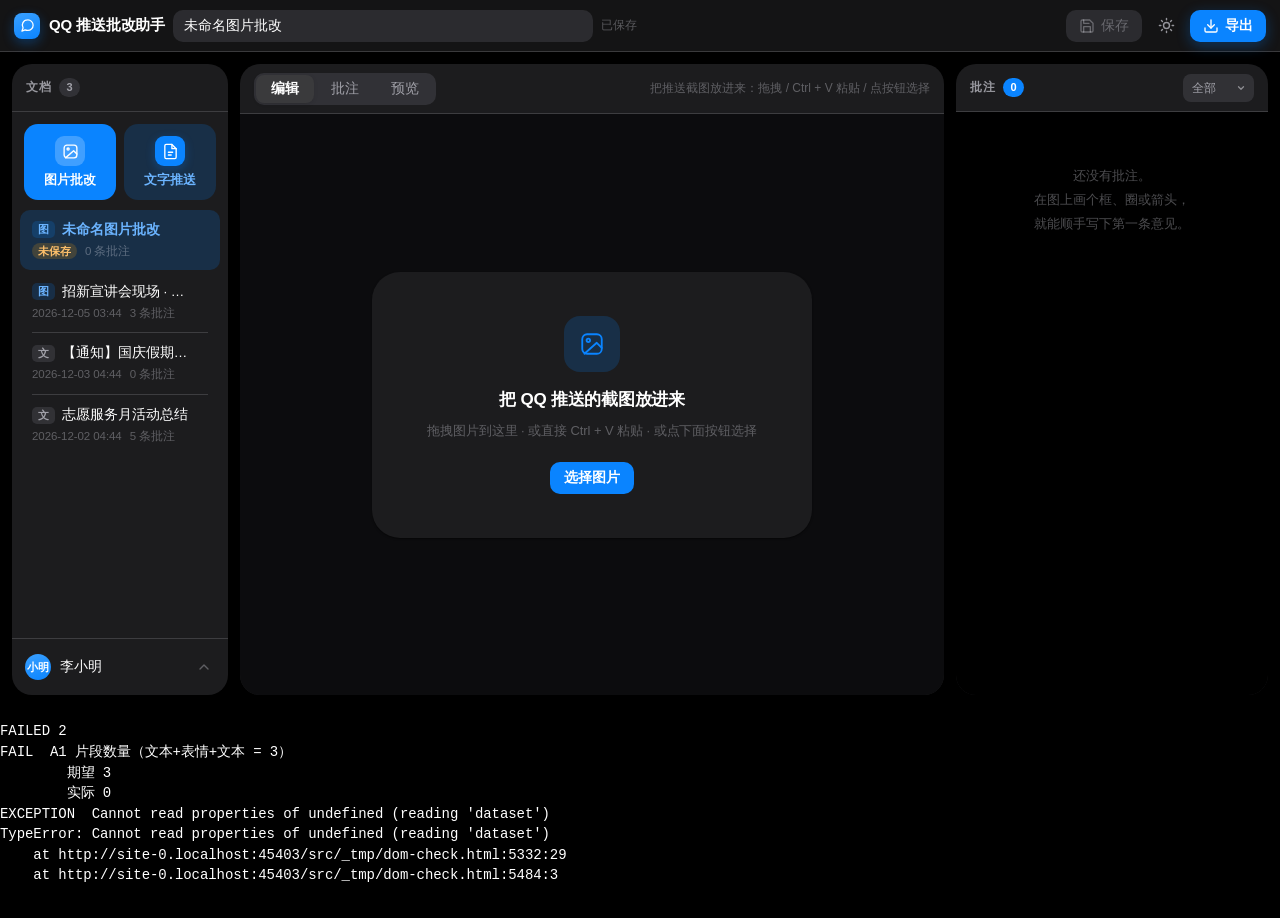
<file: src/_tmp/dom-check.html>
<!DOCTYPE html>
<html lang="zh-CN" data-theme="light">
<head>
<meta charset="UTF-8">
<meta name="viewport" content="width=device-width, initial-scale=1, viewport-fit=cover">
<meta name="color-scheme" content="light dark">
<script>
window.onerror=function(m,s,l,c,e){
  var d=document.createElement("div");d.id="__ERR__";
  d.textContent="ERR: "+m+" @"+l+":"+c;document.documentElement.appendChild(d);
};
document.addEventListener("DOMContentLoaded",function(){
  var d=document.createElement("div");d.id="__DC_OK__";
  d.textContent="dc-ok, __QPR__="+(typeof window.__QPR__);
  document.documentElement.appendChild(d);
});
</script>
<title>QQ 推送批改助手</title>
<script>
/* 主题要在首帧之前定下来，否则深色模式会先闪一下白。
   这里只读 localStorage，不依赖任何后续脚本。 */
(function () {
  var t = 'light';
  try {
    var s = JSON.parse(localStorage.getItem('qqpc:settings') || '{}');
    if (s && s.theme === 'dark') t = 'dark';
    else if (s && s.theme === 'light') t = 'light';
    else if (window.matchMedia && window.matchMedia('(prefers-color-scheme: dark)').matches) t = 'dark';
  } catch (e) {}
  document.documentElement.setAttribute('data-theme', t);
})();
</script>
<style>
/* ============================================================
 * QQ 推送批改助手 · 样式表
 *
 * 设计取向：Apple（iOS / macOS 原生质感）
 *   1. 一切颜色走语义变量 —— 深色模式只覆盖变量，不动任何结构；
 *   2. 层级靠「留白 + 圆角 + 多层柔和阴影」，不靠描边和色块堆叠；
 *   3. 分割线一律 0.5px 发丝线；阴影一律多层小透明度叠加，不用单层大黑；
 *   4. 所有可交互元素都有过渡与 :active 缩放反馈；尊重 prefers-reduced-motion；
 *   5. 毛玻璃只用在「悬浮在内容之上」的固定层（顶栏、底部导航、弹层）。
 * ============================================================ */

/* ---------- 设计令牌 ---------- */
:root{
  --font-sans:-apple-system,BlinkMacSystemFont,"SF Pro Text","SF Pro Display","Helvetica Neue",
    "PingFang SC","Hiragino Sans GB","Microsoft YaHei",sans-serif;
  --font-emoji:"Apple Color Emoji","Segoe UI Emoji","Noto Color Emoji",sans-serif;

  /* 语义色 · 浅色 */
  --bg-base:#FFFFFF;
  --bg-grouped:#F2F2F7;
  --bg-elevated:#FFFFFF;
  --bg-sunken:#F2F2F7;
  --label-primary:#000000;
  --label-secondary:rgba(60,60,67,.60);
  --label-tertiary:rgba(60,60,67,.32);
  --separator:rgba(60,60,67,.20);
  --separator-strong:rgba(60,60,67,.29);
  --fill-quaternary:rgba(116,116,128,.08);
  --fill-tertiary:rgba(116,116,128,.12);
  --hover:rgba(116,116,128,.08);
  --accent:#007AFF;
  --accent-hover:#0071EB;
  --accent-ink:#0060DF;               /* 强调色系的可读文字色 */
  --accent-soft:rgba(0,122,255,.10);
  --accent-line:rgba(0,122,255,.22);
  --accent-ring:rgba(0,122,255,.20);
  --on-accent:#FFFFFF;
  --danger:#FF3B30;
  --danger-ink:#D70015;
  --danger-soft:rgba(255,59,48,.10);

  /* 多层柔和阴影 */
  --shadow-sm:0 1px 2px rgba(0,0,0,.04),0 2px 8px rgba(0,0,0,.04);
  --shadow-md:0 2px 4px rgba(0,0,0,.04),0 8px 24px rgba(0,0,0,.06);
  --shadow-lg:0 4px 12px rgba(0,0,0,.06),0 16px 48px rgba(0,0,0,.10);

  --r-xs:6px; --r-sm:10px; --r-md:14px; --r-lg:20px; --r-xl:28px; --r-pill:999px;

  --ease-standard:cubic-bezier(.32,.72,0,1);
  --ease-spring:cubic-bezier(.34,1.56,.64,1);
  --dur-fast:150ms; --dur-base:250ms; --dur-slow:400ms;

  /* 批注类型色（图形 / 圆点用饱和色，文字用 *-ink 保证对比度） */
  --c-typo:#FF3B30;      --c-typo-bg:rgba(255,59,48,.12);
  --c-wording:#FF9500;   --c-wording-bg:rgba(255,149,0,.15);   --c-wording-ink:#A35B00;
  --c-format:#AF52DE;    --c-format-bg:rgba(175,82,222,.12);
  --c-emoji:#32ADE6;     --c-emoji-bg:rgba(50,173,230,.14);    --c-emoji-ink:#0B6E96;
  --c-praise:#34C759;    --c-praise-bg:rgba(52,199,89,.13);    --c-praise-ink:#1B7A34;
  --c-general:#8E8E93;   --c-general-bg:rgba(142,142,147,.13);

  --topbar-h:52px;
  --mnav-h:56px;
  --scroll:rgba(60,60,67,.26);
  --scroll-hi:rgba(60,60,67,.42);

  --glass:rgba(255,255,255,.72);
}

html[data-theme="dark"]{
  --bg-base:#000000;
  --bg-grouped:#000000;
  --bg-elevated:#1C1C1E;
  --bg-sunken:#0C0C0E;
  --label-primary:#FFFFFF;
  --label-secondary:rgba(235,235,245,.60);
  --label-tertiary:rgba(235,235,245,.32);
  --separator:rgba(84,84,88,.60);
  --separator-strong:rgba(84,84,88,.65);
  --fill-quaternary:rgba(118,118,128,.24);
  --fill-tertiary:rgba(118,118,128,.32);
  --hover:rgba(118,118,128,.24);
  --accent:#0A84FF;
  --accent-hover:#3395FF;
  --accent-ink:#6BB4FF;
  --accent-soft:rgba(10,132,255,.18);
  --accent-line:rgba(10,132,255,.34);
  --accent-ring:rgba(10,132,255,.32);
  --on-accent:#FFFFFF;
  --danger:#FF453A;
  --danger-ink:#FF6961;
  --danger-soft:rgba(255,69,58,.16);

  --shadow-sm:0 1px 2px rgba(0,0,0,.5);
  --shadow-md:0 2px 6px rgba(0,0,0,.5),0 8px 24px rgba(0,0,0,.4);
  --shadow-lg:0 6px 20px rgba(0,0,0,.6),0 20px 56px rgba(0,0,0,.5);

  --c-typo:#FF453A;      --c-typo-bg:rgba(255,69,58,.18);
  --c-wording:#FF9F0A;   --c-wording-bg:rgba(255,159,10,.18);  --c-wording-ink:#FFC16B;
  --c-format:#BF5AF2;    --c-format-bg:rgba(191,90,242,.18);
  --c-emoji:#64D2FF;     --c-emoji-bg:rgba(100,210,255,.16);   --c-emoji-ink:#9BE2FF;
  --c-praise:#30D158;    --c-praise-bg:rgba(48,209,88,.16);    --c-praise-ink:#6FE396;
  --c-general:#98989D;   --c-general-bg:rgba(152,152,157,.18);

  --scroll:rgba(235,235,245,.22);
  --scroll-hi:rgba(235,235,245,.36);

  --glass:rgba(28,28,30,.72);
}

/* ---------- 全局基线 ---------- */
*{box-sizing:border-box;}
html,body{height:100%;}
body{
  margin:0;
  background:var(--bg-grouped);
  color:var(--label-primary);
  font-family:var(--font-sans);
  font-size:14px;
  line-height:1.47;
  letter-spacing:-.005em;
  -webkit-font-smoothing:antialiased;
  text-rendering:optimizeLegibility;
  display:flex;flex-direction:column;overflow:hidden;
  transition:background-color var(--dur-base) var(--ease-standard),color var(--dur-base) var(--ease-standard);
}
button{font-family:inherit;cursor:pointer;color:inherit;background:none;border:0;padding:0;
  -webkit-tap-highlight-color:transparent;}
input,textarea,select{font-family:inherit;}
.hidden{display:none !important;}
.grow{flex:1;min-width:0;}
svg.i{display:block;width:16px;height:16px;flex:none;}
:focus-visible{outline:2px solid var(--accent-ring);outline-offset:2px;border-radius:var(--r-xs);}
::selection{background:var(--accent-soft);}

/* 点击反馈（苹果按钮手感的关键） */
.btn:active,.btn-sm:active,.icon-btn:active,.new-btn:active,.it-btn:active,.fb-btn:active,
.tab:active,.doc-item-x:active,.ann-act:active,.menu button:active,.chip:active,.dlg-btn:active{
  transform:scale(.97);
}

/* ---------- 顶栏（毛玻璃 · 吸顶） ---------- */
.topbar{
  flex:none;display:flex;align-items:center;gap:8px;
  height:var(--topbar-h);padding:0 14px;
  background:var(--glass);
  -webkit-backdrop-filter:blur(20px) saturate(180%);
  backdrop-filter:blur(20px) saturate(180%);
  border-bottom:.5px solid var(--separator);
  z-index:40;
  transition:background-color var(--dur-base) var(--ease-standard),border-color var(--dur-base) var(--ease-standard);
}
.brand{display:flex;align-items:center;gap:9px;font-size:15px;font-weight:600;letter-spacing:-.01em;white-space:nowrap;}
.brand-mark{
  width:26px;height:26px;border-radius:8px;flex:none;
  display:flex;align-items:center;justify-content:center;
  background:linear-gradient(160deg,#3AA0FF,var(--accent));
  color:#fff;box-shadow:0 1px 2px rgba(0,0,0,.10),0 4px 12px var(--accent-ring);
}
.brand-mark svg{width:15px;height:15px;}
.title-input{
  flex:1;min-width:0;max-width:420px;height:32px;
  border:0;border-radius:var(--r-sm);
  padding:0 11px;font-size:14px;background:var(--fill-quaternary);color:var(--label-primary);outline:none;
  transition:background-color var(--dur-fast) var(--ease-standard),box-shadow var(--dur-fast) var(--ease-standard);
}
.title-input::placeholder{color:var(--label-tertiary);}
.title-input:hover{background:var(--fill-tertiary);}
.title-input:focus{background:var(--bg-elevated);box-shadow:0 0 0 3px var(--accent-ring);}
.save-hint{font-size:12px;color:var(--label-tertiary);white-space:nowrap;letter-spacing:0;
  transition:color var(--dur-fast) var(--ease-standard);}
.save-hint.dirty{color:var(--c-wording-ink);font-weight:500;}

/* 通用按钮 */
.btn{
  display:inline-flex;align-items:center;gap:6px;justify-content:center;
  height:32px;padding:0 13px;border-radius:var(--r-sm);
  border:0;background:var(--fill-quaternary);color:var(--label-primary);
  font-size:13.5px;font-weight:500;white-space:nowrap;
  transition:background-color var(--dur-fast) var(--ease-standard),color var(--dur-fast) var(--ease-standard),
             opacity var(--dur-fast) var(--ease-standard),transform var(--dur-fast) var(--ease-standard),
             box-shadow var(--dur-fast) var(--ease-standard);
}
.btn:hover{background:var(--fill-tertiary);}
.btn-primary{
  background:var(--accent);color:var(--on-accent);font-weight:600;
  box-shadow:0 1px 2px rgba(0,0,0,.08),0 4px 14px var(--accent-ring);
}
.btn-primary:hover{background:var(--accent-hover);}
.btn-save{color:var(--accent);background:var(--accent-soft);font-weight:600;}
.btn-save:hover{background:var(--accent-line);}
.btn-save:disabled{
  color:var(--label-tertiary);background:var(--fill-quaternary);
  font-weight:500;cursor:default;box-shadow:none;
}
.btn-save:disabled:active{transform:none;}
.btn-txt{white-space:nowrap;}

/* 图标按钮 */
.icon-btn{
  width:32px;height:32px;flex:none;border-radius:var(--r-sm);
  display:inline-flex;align-items:center;justify-content:center;
  color:var(--label-secondary);
  transition:background-color var(--dur-fast) var(--ease-standard),color var(--dur-fast) var(--ease-standard),
             transform var(--dur-fast) var(--ease-standard);
}
.icon-btn:hover{background:var(--fill-quaternary);color:var(--label-primary);}
.icon-btn svg{width:17px;height:17px;}

/* 批注人 */
.who{
  display:flex;align-items:center;gap:7px;height:32px;padding:0 10px 0 4px;
  border:0;border-radius:var(--r-pill);background:var(--fill-quaternary);
  transition:background-color var(--dur-fast) var(--ease-standard),transform var(--dur-fast) var(--ease-standard);
}
.who:hover{background:var(--fill-tertiary);}
.who.is-empty{color:var(--label-secondary);}
.avatar{
  width:24px;height:24px;border-radius:50%;flex:none;
  display:inline-flex;align-items:center;justify-content:center;
  background:linear-gradient(160deg,#3AA0FF,var(--accent));
  color:#fff;font-size:10.5px;font-weight:600;letter-spacing:-.02em;line-height:1;
  font-family:"PingFang SC","Microsoft YaHei",sans-serif;
}
.who.is-empty .avatar{background:var(--fill-tertiary);color:var(--label-secondary);}
.avatar-lg{width:40px;height:40px;font-size:15px;}
.who-name{font-size:13px;font-weight:500;max-width:96px;overflow:hidden;text-overflow:ellipsis;white-space:nowrap;}

/* 批注人（左栏底部 · 常驻设置项） */
.who-foot{
  position:relative;flex:none;padding:8px;
  border-top:.5px solid var(--separator);
}
.who-foot .who{
  width:100%;height:40px;gap:9px;padding:0 8px 0 5px;
  border-radius:var(--r-sm);background:transparent;text-align:left;
}
.who-foot .who:hover{background:var(--hover);}
.who-foot .who:active{transform:scale(.985);}
.who-foot .who .avatar{width:26px;height:26px;font-size:11px;}
.who-foot .who-name{
  max-width:132px;font-size:13.5px;font-weight:500;letter-spacing:-.005em;
}
.who-chev{width:15px;height:15px;flex:none;color:var(--label-tertiary);}
/* 弹层挂在边栏底部，所以向上展开、宽度跟随边栏 */
.who-foot .pop{
  left:8px;right:8px;top:auto;bottom:calc(100% + 6px);width:auto;padding:14px;
  animation:popOutUp var(--dur-base) var(--ease-standard);
}
.who-foot .pop-row{gap:10px;}
.who-foot .avatar-lg{width:34px;height:34px;font-size:13px;}
@keyframes popOutUp{from{opacity:0;transform:translateY(6px) scale(.98);}to{opacity:1;transform:none;}}

/* 弹出层（批注人 / 导出菜单共用质感） */
.menu-wrap{position:relative;}
.menu,.pop{
  position:absolute;right:0;top:calc(100% + 8px);
  background:var(--bg-elevated);
  border:.5px solid var(--separator);
  border-radius:var(--r-md);
  box-shadow:var(--shadow-lg);
  z-index:60;
  animation:popIn var(--dur-base) var(--ease-standard);
  overflow:hidden;
}
@keyframes popIn{from{opacity:0;transform:translateY(-6px) scale(.98);}to{opacity:1;transform:none;}}

.menu{min-width:250px;padding:5px;}
.menu button{
  display:flex;align-items:center;gap:10px;width:100%;text-align:left;
  padding:9px 11px;border-radius:var(--r-sm);font-size:13.5px;color:var(--label-primary);
  transition:background-color var(--dur-fast) var(--ease-standard),transform var(--dur-fast) var(--ease-standard);
}
.menu button:hover{background:var(--hover);}
.menu button svg{width:16px;height:16px;flex:none;color:var(--label-tertiary);}
.menu button:hover svg{color:var(--accent);}
.menu-sep{height:.5px;background:var(--separator);margin:5px 8px;}
.menu-group{
  font-size:11px;font-weight:600;letter-spacing:.06em;color:var(--label-tertiary);
  padding:10px 11px 4px;text-transform:uppercase;
}

.pop{width:268px;padding:16px;}
.pop-title{font-size:15px;font-weight:600;letter-spacing:-.01em;margin-bottom:12px;}
.pop-row{display:flex;align-items:center;gap:12px;}
.pop-input{
  flex:1;min-width:0;height:34px;border:0;border-radius:var(--r-sm);
  padding:0 11px;font-size:14px;background:var(--fill-quaternary);color:var(--label-primary);outline:none;
  transition:background-color var(--dur-fast) var(--ease-standard),box-shadow var(--dur-fast) var(--ease-standard);
}
.pop-input:focus{background:var(--bg-elevated);box-shadow:0 0 0 3px var(--accent-ring);}
.pop-hint{font-size:12px;color:var(--label-tertiary);margin:10px 0 14px;line-height:1.45;}
.pop-actions{display:flex;gap:8px;justify-content:flex-end;}

/* ---------- 三栏 ---------- */
.layout{flex:1;display:grid;grid-template-columns:216px minmax(0,1fr) 312px;gap:12px;padding:12px;min-height:0;}
.col{
  background:var(--bg-elevated);
  border-radius:var(--r-lg);
  display:flex;flex-direction:column;min-height:0;overflow:hidden;
  box-shadow:var(--shadow-sm);
  transition:background-color var(--dur-base) var(--ease-standard);
}
.col-head{
  flex:none;display:flex;align-items:center;gap:8px;min-height:48px;
  padding:0 14px;border-bottom:.5px solid var(--separator);
  font-size:12px;font-weight:600;color:var(--label-secondary);letter-spacing:.06em;text-transform:uppercase;
}
.col-title{white-space:nowrap;}
.badge{
  min-width:20px;height:19px;padding:0 7px;border-radius:var(--r-pill);
  background:var(--accent);color:var(--on-accent);
  font-size:11px;font-weight:600;letter-spacing:0;text-transform:none;
  display:inline-flex;align-items:center;justify-content:center;
  font-variant-numeric:tabular-nums;
}
.badge-soft{
  min-width:20px;height:19px;padding:0 7px;border-radius:var(--r-pill);
  background:var(--fill-quaternary);color:var(--label-secondary);
  font-size:11px;font-weight:600;letter-spacing:0;text-transform:none;
  display:inline-flex;align-items:center;justify-content:center;
  font-variant-numeric:tabular-nums;
}
.muted-sm{font-size:12px;color:var(--label-tertiary);font-weight:400;letter-spacing:0;text-transform:none;}

/* 左栏：新建入口（置于顶部，醒目） */
.new-row{flex:none;display:flex;gap:8px;padding:12px 12px 10px;}
.new-btn{
  flex:1;min-width:0;display:flex;flex-direction:column;align-items:center;gap:6px;
  padding:12px 6px 11px;border-radius:var(--r-md);
  background:var(--accent-soft);color:var(--accent-ink);
  font-size:12.5px;font-weight:600;letter-spacing:-.005em;
  transition:background-color var(--dur-fast) var(--ease-standard),transform var(--dur-fast) var(--ease-standard),
             box-shadow var(--dur-fast) var(--ease-standard);
}
.new-btn:hover{background:var(--accent-line);box-shadow:var(--shadow-sm);}
/* 主推入口（图片批改）：实心强调色，一眼看出推荐走这条 */
.new-btn.is-primary{background:var(--accent);color:var(--on-accent);}
.new-btn.is-primary:hover{background:var(--accent-hover);box-shadow:var(--shadow-sm);}
.new-btn.is-primary .new-ico{background:rgba(255,255,255,.22);color:var(--on-accent);box-shadow:none;}
.new-ico{
  width:30px;height:30px;border-radius:9px;flex:none;
  display:flex;align-items:center;justify-content:center;
  background:var(--accent);color:var(--on-accent);
  box-shadow:0 1px 2px rgba(0,0,0,.08),0 3px 10px var(--accent-ring);
}
.new-ico svg{width:17px;height:17px;}
.new-txt{white-space:nowrap;overflow:hidden;text-overflow:ellipsis;max-width:100%;}

/* 左栏：文档列表 */
.doc-list{flex:1;overflow-y:auto;padding:0 8px 10px;}
.doc-item{
  position:relative;padding:10px 32px 10px 12px;border-radius:var(--r-sm);
  cursor:pointer;margin-bottom:2px;
  transition:background-color var(--dur-fast) var(--ease-standard),transform var(--dur-fast) var(--ease-standard);
}
.doc-item+.doc-item::before{
  content:"";position:absolute;left:12px;right:12px;top:-1px;height:.5px;background:var(--separator);
}
.doc-item:hover{background:var(--hover);}
.doc-item.is-active{background:var(--accent-soft);}
.doc-item.is-active::before,.doc-item.is-active+.doc-item::before{opacity:0;}
.doc-item-head{display:flex;align-items:center;gap:7px;margin-bottom:3px;min-width:0;}
.doc-item-title{
  flex:1;min-width:0;font-size:13.5px;font-weight:500;letter-spacing:-.005em;
  white-space:nowrap;overflow:hidden;text-overflow:ellipsis;
}
.doc-item.is-active .doc-item-title{color:var(--accent-ink);font-weight:600;}
.doc-item-meta{font-size:11.5px;color:var(--label-tertiary);display:flex;gap:8px;align-items:center;
  font-variant-numeric:tabular-nums;}
.doc-unsaved{
  display:inline-block;padding:0 6px;border-radius:var(--r-pill);
  background:var(--c-wording-bg);color:var(--c-wording-ink);
  font-size:10.5px;font-weight:600;line-height:16px;letter-spacing:0;
}
.doc-item-x{
  position:absolute;right:6px;top:50%;transform:translateY(-50%);
  width:22px;height:22px;border-radius:50%;display:flex;align-items:center;justify-content:center;
  color:var(--label-tertiary);opacity:0;
  transition:opacity var(--dur-fast) var(--ease-standard),background-color var(--dur-fast) var(--ease-standard),
             color var(--dur-fast) var(--ease-standard),transform var(--dur-fast) var(--ease-standard);
}
.doc-item-x svg{width:13px;height:13px;}
.doc-item:hover .doc-item-x{opacity:1;}
.doc-item-x:hover{background:var(--danger-soft);color:var(--danger);}

/* 文档列表里的类型标识 */
.doc-kind{
  flex:none;font-size:10.5px;font-weight:600;line-height:17px;
  padding:0 6px;border-radius:5px;background:var(--fill-quaternary);color:var(--label-secondary);
  letter-spacing:.02em;
}
.doc-kind.k-img{background:var(--accent-soft);color:var(--accent-ink);}

/* 中栏 */
.tabs{
  flex:none;display:flex;align-items:center;gap:10px;min-height:50px;
  padding:0 14px;border-bottom:.5px solid var(--separator);
}
.segmented{
  display:inline-flex;align-items:center;gap:2px;padding:2px;flex:none;
  background:var(--fill-quaternary);border-radius:var(--r-sm);
}
.tab{
  border-radius:8px;padding:5px 15px;font-size:13.5px;color:var(--label-secondary);font-weight:500;
  white-space:nowrap;
  transition:background-color var(--dur-base) var(--ease-standard),color var(--dur-base) var(--ease-standard),
             box-shadow var(--dur-base) var(--ease-standard),transform var(--dur-fast) var(--ease-standard);
}
.tab:hover{color:var(--label-primary);}
.tab.is-active{
  background:var(--bg-elevated);color:var(--label-primary);font-weight:600;
  box-shadow:0 1px 2px rgba(0,0,0,.06),0 1px 6px rgba(0,0,0,.04);
}
html[data-theme="dark"] .tab.is-active{background:#3A3A3C;}

.canvas-wrap{flex:1;overflow-y:auto;padding:22px 24px;position:relative;min-height:0;}

.bubble{
  background:var(--bg-sunken);border-radius:var(--r-lg);
  padding:22px 24px;font-size:17px;line-height:1.7;letter-spacing:-.005em;color:var(--label-primary);
  white-space:pre-wrap;word-break:break-word;max-width:780px;
}
.bubble.is-preview{background:var(--bg-elevated);box-shadow:var(--shadow-sm);}

.editor{
  width:100%;min-height:420px;height:100%;resize:vertical;
  border:0;border-radius:var(--r-lg);
  padding:20px 22px;font-size:17px;line-height:1.7;letter-spacing:-.005em;color:var(--label-primary);
  background:var(--bg-elevated);box-shadow:0 0 0 1px var(--separator);
  outline:none;display:block;
  transition:box-shadow var(--dur-fast) var(--ease-standard),background-color var(--dur-fast) var(--ease-standard);
}
.editor::placeholder{color:var(--label-tertiary);}
.editor:focus{box-shadow:0 0 0 3px var(--accent-ring);}

/* 正文片段 */
.seg{white-space:pre-wrap;}
.qq-emoji{
  display:inline-block;font-style:normal;line-height:1;
  font-size:1.15em;vertical-align:-2px;padding:0 1px;
  font-family:var(--font-emoji);
}
.hl{border-radius:4px;padding:2px 0;cursor:pointer;
  transition:filter var(--dur-fast) var(--ease-standard),box-shadow var(--dur-fast) var(--ease-standard);}
.hl:hover{filter:brightness(.96);}
html[data-theme="dark"] .hl:hover{filter:brightness(1.22);}
.hl-typo{background:var(--c-typo-bg);box-shadow:inset 0 -1.5px 0 var(--c-typo);}
.hl-wording{background:var(--c-wording-bg);box-shadow:inset 0 -1.5px 0 var(--c-wording);}
.hl-format{background:var(--c-format-bg);box-shadow:inset 0 -1.5px 0 var(--c-format);}
.hl-emoji{background:var(--c-emoji-bg);box-shadow:inset 0 -1.5px 0 var(--c-emoji);}
.hl-praise{background:var(--c-praise-bg);box-shadow:inset 0 -1.5px 0 var(--c-praise);}
.hl-general{background:var(--c-general-bg);box-shadow:inset 0 -1.5px 0 var(--c-general);}
.hl-multi{outline:1px dashed var(--accent-line);outline-offset:1px;}
.hl.is-focus{box-shadow:0 0 0 3px var(--accent-ring);}
.seg.is-lost,.qq-emoji.is-lost{opacity:.45;}

/* 浮动批注工具条 */
.floating-bar{
  position:fixed;z-index:70;
  background:var(--glass);
  -webkit-backdrop-filter:blur(20px) saturate(180%);
  backdrop-filter:blur(20px) saturate(180%);
  border:.5px solid var(--separator);
  border-radius:var(--r-md);
  box-shadow:var(--shadow-lg);padding:6px;
  display:flex;gap:3px;align-items:center;max-width:660px;
  animation:popIn var(--dur-base) var(--ease-standard);
}
.fb-btn{
  display:inline-flex;align-items:center;gap:6px;
  border-radius:8px;padding:6px 11px;font-size:13px;white-space:nowrap;color:var(--label-primary);
  transition:background-color var(--dur-fast) var(--ease-standard),transform var(--dur-fast) var(--ease-standard);
}
.fb-btn:hover{background:var(--hover);}
.fb-btn.is-solid{background:var(--accent);color:var(--on-accent);font-weight:600;}
.fb-btn.is-solid:hover{background:var(--accent-hover);}
.fb-tip{font-size:12.5px;padding:6px 10px;color:var(--label-secondary);white-space:nowrap;}
.fb-dot{width:7px;height:7px;border-radius:50%;display:inline-block;flex:none;}

.composer{display:flex;flex-direction:column;gap:8px;width:440px;padding:4px;}
.composer-quote{
  font-size:12.5px;color:var(--label-secondary);background:var(--fill-quaternary);
  border-radius:8px;padding:7px 10px;white-space:nowrap;overflow:hidden;text-overflow:ellipsis;
}
.composer textarea{
  width:100%;min-height:76px;resize:vertical;border:0;border-radius:var(--r-sm);
  padding:10px 12px;font-size:13.5px;line-height:1.6;outline:none;color:var(--label-primary);
  background:var(--fill-quaternary);
  transition:background-color var(--dur-fast) var(--ease-standard),box-shadow var(--dur-fast) var(--ease-standard);
}
.composer input{
  width:100%;height:34px;border:0;border-radius:var(--r-sm);
  padding:0 12px;font-size:13.5px;outline:none;color:var(--label-primary);background:var(--fill-quaternary);
  transition:background-color var(--dur-fast) var(--ease-standard),box-shadow var(--dur-fast) var(--ease-standard);
}
.composer textarea:focus,.composer input:focus{background:var(--bg-elevated);box-shadow:0 0 0 3px var(--accent-ring);}
.composer-row{display:flex;align-items:center;gap:8px;}
.composer-lab{font-size:12px;color:var(--label-tertiary);white-space:nowrap;}
.chips{display:flex;gap:6px;flex-wrap:wrap;}
.chip{
  border:0;background:var(--fill-quaternary);color:var(--label-secondary);
  border-radius:var(--r-pill);padding:4px 11px;font-size:12px;
  transition:background-color var(--dur-fast) var(--ease-standard),color var(--dur-fast) var(--ease-standard),
             transform var(--dur-fast) var(--ease-standard);
}
.chip:hover{background:var(--fill-tertiary);color:var(--label-primary);}
.chip.is-on{background:var(--bg-elevated);box-shadow:inset 0 0 0 1.5px currentColor,var(--shadow-sm);font-weight:600;}
.composer-actions{display:flex;gap:8px;justify-content:flex-end;}
.btn-sm{
  display:inline-flex;align-items:center;justify-content:center;gap:5px;
  height:32px;padding:0 14px;border-radius:var(--r-sm);font-size:13.5px;font-weight:500;
  border:0;background:var(--fill-quaternary);color:var(--label-primary);
  transition:background-color var(--dur-fast) var(--ease-standard),color var(--dur-fast) var(--ease-standard),
             transform var(--dur-fast) var(--ease-standard),box-shadow var(--dur-fast) var(--ease-standard);
}
.btn-sm:hover{background:var(--fill-tertiary);}
.btn-sm.primary{background:var(--accent);color:var(--on-accent);font-weight:600;}
.btn-sm.primary:hover{background:var(--accent-hover);}

/* 右栏：批注清单 */
.mini-select{
  height:28px;border:0;border-radius:8px;padding:0 26px 0 9px;
  font-size:12px;font-weight:500;color:var(--label-secondary);background:var(--fill-quaternary);
  outline:none;max-width:104px;appearance:none;-webkit-appearance:none;
  background-image:url("data:image/svg+xml;utf8,<svg xmlns='http://www.w3.org/2000/svg' width='10' height='10' viewBox='0 0 24 24' fill='none' stroke='%238E8E93' stroke-width='3' stroke-linecap='round' stroke-linejoin='round'><path d='m6 9 6 6 6-6'/></svg>");
  background-repeat:no-repeat;background-position:right 8px center;
  transition:background-color var(--dur-fast) var(--ease-standard);
}
.mini-select:hover{background-color:var(--fill-tertiary);}
.ann-list{flex:1;overflow-y:auto;padding:12px;background:var(--bg-grouped);}
.ann-card{
  position:relative;background:var(--bg-elevated);
  border-radius:var(--r-md);padding:12px 13px 12px 15px;margin-bottom:8px;
  cursor:pointer;box-shadow:var(--shadow-sm);
  transition:box-shadow var(--dur-base) var(--ease-standard),transform var(--dur-fast) var(--ease-standard);
  animation:fadeInUp var(--dur-slow) var(--ease-standard) both;
}
@keyframes fadeInUp{from{opacity:0;transform:translateY(10px);}to{opacity:1;transform:none;}}
.ann-card::before{
  content:"";position:absolute;left:0;top:11px;bottom:11px;width:3px;border-radius:0 3px 3px 0;
  background:var(--c-general);
}
.ann-card:hover{box-shadow:var(--shadow-md);transform:translateY(-1px);}
.ann-card.is-focus{box-shadow:0 0 0 3px var(--accent-ring),var(--shadow-md);}
.ann-card.is-done{opacity:.55;}
.ann-card.is-done .ann-body{text-decoration:line-through;text-decoration-color:var(--label-tertiary);}
.ann-card.t-typo::before{background:var(--c-typo);}
.ann-card.t-wording::before{background:var(--c-wording);}
.ann-card.t-format::before{background:var(--c-format);}
.ann-card.t-emoji::before{background:var(--c-emoji);}
.ann-card.t-praise::before{background:var(--c-praise);}
.ann-card.t-general::before{background:var(--c-general);}
.ann-top{display:flex;align-items:center;gap:7px;margin-bottom:7px;}
.ann-no{
  min-width:19px;height:19px;border-radius:50%;background:var(--c-general);color:#fff;
  font-size:10.5px;font-weight:700;display:inline-flex;align-items:center;justify-content:center;flex:none;
  font-variant-numeric:tabular-nums;
}
.ann-card.t-typo .ann-no{background:var(--c-typo);}
.ann-card.t-wording .ann-no{background:var(--c-wording);}
.ann-card.t-format .ann-no{background:var(--c-format);}
.ann-card.t-emoji .ann-no{background:var(--c-emoji);}
.ann-card.t-praise .ann-no{background:var(--c-praise);}
.ann-type{font-size:12px;font-weight:600;color:var(--label-secondary);letter-spacing:-.005em;}
.ann-act{
  border-radius:6px;font-size:12px;padding:3px 7px;color:var(--label-tertiary);
  transition:background-color var(--dur-fast) var(--ease-standard),color var(--dur-fast) var(--ease-standard),
             transform var(--dur-fast) var(--ease-standard);
}
.ann-act:hover{background:var(--fill-quaternary);color:var(--label-primary);}
.ann-quote{
  font-size:12.5px;color:var(--label-secondary);background:var(--fill-quaternary);
  border-radius:7px;padding:6px 9px;margin-bottom:8px;
  overflow:hidden;text-overflow:ellipsis;white-space:nowrap;
}
.ann-body{font-size:13.5px;line-height:1.6;color:var(--label-primary);word-break:break-word;letter-spacing:-.005em;}
.ann-sug{
  margin-top:7px;font-size:12.5px;line-height:1.55;color:var(--c-praise-ink);
  background:var(--c-praise-bg);border-radius:8px;padding:6px 10px;word-break:break-word;
}
.ann-warn{
  margin-top:7px;font-size:12px;color:var(--c-wording-ink);background:var(--c-wording-bg);
  border-radius:8px;padding:6px 10px;line-height:1.6;
}
.ann-warn button{
  color:var(--c-wording-ink);text-decoration:underline;font-size:12px;padding:0 3px;
}
.empty{
  padding:40px 18px;text-align:center;color:var(--label-tertiary);font-size:13px;line-height:1.85;
}

/* ---------- 通用弹窗 ---------- */
.dlg{position:fixed;inset:0;z-index:120;display:flex;align-items:center;justify-content:center;padding:24px;}
.dlg-mask{
  position:absolute;inset:0;background:rgba(0,0,0,.32);
  -webkit-backdrop-filter:blur(2px);backdrop-filter:blur(2px);
  animation:fadeIn var(--dur-base) var(--ease-standard);
}
html[data-theme="dark"] .dlg-mask{background:rgba(0,0,0,.55);}
@keyframes fadeIn{from{opacity:0;}to{opacity:1;}}
.dlg-card{
  position:relative;width:100%;max-width:310px;overflow:hidden;
  background:var(--bg-elevated);border-radius:var(--r-md);
  box-shadow:var(--shadow-lg);
  animation:dlgIn var(--dur-slow) var(--ease-spring);
}
@keyframes dlgIn{from{opacity:0;transform:scale(.9);}to{opacity:1;transform:none;}}
.dlg-body{padding:20px 20px 16px;text-align:center;}
.dlg-title{font-size:17px;font-weight:600;letter-spacing:-.02em;line-height:1.3;}
.dlg-msg{font-size:13px;color:var(--label-secondary);line-height:1.5;margin-top:6px;word-break:break-word;white-space:pre-line;}
.dlg-msg:empty{display:none;}
.dlg-fields{margin-top:16px;text-align:left;}
.dlg-flabel{font-size:12px;font-weight:600;color:var(--label-secondary);margin:10px 2px 6px;}
.dlg-flabel:first-child{margin-top:0;}
.dlg-finput{
  width:100%;min-width:0;border:0;border-radius:var(--r-sm);
  padding:9px 11px;font-size:14px;line-height:1.5;font-family:inherit;
  background:var(--fill-quaternary);color:var(--label-primary);outline:none;resize:vertical;
  transition:background-color var(--dur-fast) var(--ease-standard),box-shadow var(--dur-fast) var(--ease-standard);
}
textarea.dlg-finput{min-height:74px;}
.dlg-finput:focus{background:var(--bg-elevated);box-shadow:0 0 0 3px var(--accent-ring);}
.dlg-acts{display:flex;flex-direction:column;border-top:.5px solid var(--separator);}
.dlg-btn{
  height:44px;width:100%;font-size:17px;font-weight:400;color:var(--accent);
  border-top:.5px solid var(--separator);
  transition:background-color var(--dur-fast) var(--ease-standard),transform var(--dur-fast) var(--ease-standard);
}
.dlg-btn:first-child{border-top:0;}
.dlg-btn:hover{background:var(--hover);}
.dlg-btn.is-primary{font-weight:600;}
.dlg-btn.is-destructive{color:var(--danger);}
.dlg-btn.is-ghost{color:var(--label-secondary);}

/* toast */
.toast{
  position:fixed;left:50%;bottom:36px;transform:translateX(-50%);
  background:var(--glass);color:var(--label-primary);font-size:13px;font-weight:500;
  -webkit-backdrop-filter:blur(20px) saturate(180%);
  backdrop-filter:blur(20px) saturate(180%);
  border:.5px solid var(--separator);
  padding:10px 18px;border-radius:var(--r-pill);z-index:99;pointer-events:none;
  box-shadow:var(--shadow-lg);max-width:80vw;
  animation:toastIn var(--dur-slow) var(--ease-spring);
}
@keyframes toastIn{from{opacity:0;transform:translateX(-50%) translateY(10px) scale(.96);}to{opacity:1;transform:translateX(-50%) translateY(0) scale(1);}}

/* 滚动条 */
::-webkit-scrollbar{width:10px;height:10px;}
::-webkit-scrollbar-thumb{background:var(--scroll);border-radius:6px;border:3px solid transparent;background-clip:content-box;}
::-webkit-scrollbar-thumb:hover{background:var(--scroll-hi);background-clip:content-box;}
::-webkit-scrollbar-track{background:transparent;}

/* ---------- 图片批改 ---------- */
.img-stage{position:absolute;inset:0;display:flex;flex-direction:column;background:var(--bg-sunken);}
.img-tools{
  flex:none;display:flex;align-items:center;gap:9px;flex-wrap:wrap;
  padding:9px 12px;background:var(--bg-elevated);border-bottom:.5px solid var(--separator);
}
.it-group{display:flex;align-items:center;gap:3px;padding-right:10px;border-right:.5px solid var(--separator);}
.it-group:last-child{border-right:0;padding-right:0;}
.it-lab{font-size:11px;color:var(--label-tertiary);margin-right:3px;white-space:nowrap;letter-spacing:.04em;}
.it-btn{
  display:inline-flex;align-items:center;gap:5px;
  border:0;border-radius:8px;padding:6px 9px;
  font-size:13px;font-weight:500;color:var(--label-secondary);line-height:1.2;white-space:nowrap;
  transition:background-color var(--dur-fast) var(--ease-standard),color var(--dur-fast) var(--ease-standard),
             transform var(--dur-fast) var(--ease-standard);
}
.it-btn svg{width:15px;height:15px;}
.it-btn:hover{background:var(--hover);color:var(--label-primary);}
.it-btn.is-on{background:var(--accent-soft);color:var(--accent-ink);font-weight:600;}
/* 色块：选中环收窄 + 拉开间距，避免和相邻色块/取色器挤在一起 */
.sw{
  width:20px;height:20px;border-radius:50%;border:0;padding:0;margin:0 2px;
  box-shadow:0 0 0 1px var(--separator-strong) inset;
  transition:box-shadow var(--dur-fast) var(--ease-standard),transform var(--dur-fast) var(--ease-standard);
}
.sw:hover{transform:scale(1.1);}
.sw.is-on{box-shadow:0 0 0 1.5px var(--bg-elevated),0 0 0 3px var(--accent);}
.it-color{
  width:26px;height:23px;padding:1px;margin-left:3px;border:0;border-radius:7px;background:var(--fill-quaternary);
  cursor:pointer;transition:background-color var(--dur-fast) var(--ease-standard);
}
.it-color:hover{background:var(--fill-tertiary);}

/* 成对出现的工具图标键：只有图标没有文字，左右收一收 */
.it-btn.ic{padding:6px 8px;}
.it-btn.ic svg{width:17px;height:17px;}
/* 当前倍率。等宽数字，免得 100% → 99.9% 时按钮自己抖一下 */
.it-pct{
  min-width:54px;justify-content:center;padding:6px 6px;
  font-variant-numeric:tabular-nums;font-size:12.5px;color:var(--label-tertiary);
}
.it-pct:hover{color:var(--label-primary);}
.it-zoom{gap:2px;}

.img-board{flex:1;overflow:auto;position:relative;display:flex;flex-direction:column;padding:18px;min-height:0;-webkit-overflow-scrolling:touch;}
.img-holder{
  /* flex:none 这一条是整个「比例失真」问题的解药，别删：
     这块卡片是 .img-board（纵向 flex）的子项，默认 flex-shrink:1。
     图比画布高的时候，flex 会把卡片的高度压到画布高度，
     而图片是 width/height:100% 撑满卡片的 —— 于是整张图被纵向压扁，
     宽高比当场失真（1600 高的图能被压成 687，比例从 0.38 变成 0.87）。
     这就是「传入图会压缩图片比例」的真正原因：不是缩放算法，是布局。
     居中改由 applyView 用 marginLeft/Top 算 —— 图比画布大时要能贴左上，
     让溢出的那一截滚得到；margin:auto 在溢出时会把左上角缩进负方向。 */
  flex:none;margin:0;position:relative;line-height:0;background:var(--bg-elevated);
  border-radius:var(--r-sm);box-shadow:var(--shadow-md);overflow:hidden;
}
.img-holder img{display:block;width:100%;height:100%;-webkit-user-drag:none;user-select:none;}
.img-holder svg{position:absolute;left:0;top:0;width:100%;height:100%;touch-action:none;}
.img-holder svg[data-tool="select"]{cursor:default;}
.img-holder svg[data-tool]:not([data-tool="select"]){cursor:crosshair;}
.img-holder svg[data-tool="pan"]{cursor:grab;}
.img-holder svg.is-panning{cursor:grabbing;}
.img-holder svg.is-locked{pointer-events:none;}

.img-drop{
  /* 同上：纵向 flex 的子项，不加 flex:none 时内容一高就被压扁 */
  flex:none;margin:auto;width:100%;max-width:440px;text-align:center;color:var(--label-tertiary);
  border-radius:var(--r-xl);background:var(--bg-elevated);padding:44px 28px;
  box-shadow:var(--shadow-sm);
  transition:box-shadow var(--dur-base) var(--ease-standard),background-color var(--dur-base) var(--ease-standard);
}
.img-drop.is-over{background:var(--accent-soft);box-shadow:0 0 0 3px var(--accent-ring);}
.img-drop-ico{
  width:56px;height:56px;margin:0 auto 16px;border-radius:16px;
  display:flex;align-items:center;justify-content:center;
  background:var(--accent-soft);color:var(--accent);
}
.img-drop-ico svg{width:26px;height:26px;}
.img-drop-t{font-size:17px;font-weight:600;letter-spacing:-.015em;color:var(--label-primary);margin-bottom:8px;}
.img-drop-s{font-size:13px;line-height:1.6;margin-bottom:20px;}

.img-composer{
  position:fixed;z-index:80;
  background:var(--bg-elevated);border-radius:var(--r-md);padding:12px;
  box-shadow:var(--shadow-lg);
  animation:popIn var(--dur-base) var(--ease-standard);
}

.svg-hit{cursor:pointer;}
.svg-hit.is-sel{filter:drop-shadow(0 0 4px var(--accent));}

/* ---------- 移动端底部导航（毛玻璃 · 固定） ---------- */
.mnav{
  display:none;flex:none;
  border-top:.5px solid var(--separator);
  background:var(--glass);
  -webkit-backdrop-filter:blur(20px) saturate(180%);
  backdrop-filter:blur(20px) saturate(180%);
  padding-bottom:env(safe-area-inset-bottom);
  z-index:45;
}
.mnav button{
  flex:1;display:flex;flex-direction:column;align-items:center;justify-content:center;gap:3px;
  height:var(--mnav-h);font-size:11px;color:var(--label-secondary);position:relative;
  transition:color var(--dur-base) var(--ease-standard),transform var(--dur-fast) var(--ease-standard);
}
.mnav button svg{width:22px;height:22px;}
.mnav button.is-on{color:var(--accent);}
.mnav button:active{transform:scale(.94);}

/* ---------- 窄屏 ---------- */
@media (max-width:1240px){
  .layout{grid-template-columns:200px minmax(0,1fr) 288px;}
}

@media (max-width:980px){
  .topbar{padding:0 10px;gap:6px;}
  .brand-text{display:none;}
  .save-hint{display:none;}
  .title-input{max-width:none;}
  .btn-save .btn-txt,.btn-primary .btn-txt{display:none;}
  .btn-save,.btn-primary{width:34px;padding:0;}

  /* 批注人在边栏底部，窄屏下仍要显示姓名（它不在顶栏了） */
  .who-foot{padding:10px 12px;}
  .who-foot .who-name{display:block;max-width:none;}
  .who-foot .who{height:46px;}
  .who-foot .pop{padding:16px;}

  .layout{grid-template-columns:minmax(0,1fr);padding:0;gap:0;}
  .layout > .col{border-radius:0;box-shadow:none;}
  .col-center{min-height:0;}

  body[data-mview="docs"] .col-center,body[data-mview="docs"] .col-right{display:none;}
  body[data-mview="main"] .col-left,body[data-mview="main"] .col-right{display:none;}
  body[data-mview="ann"]  .col-left,body[data-mview="ann"]  .col-center{display:none;}

  .mnav{display:flex;}
  .new-row{padding:12px 12px 12px;}
  .new-btn{flex-direction:row;justify-content:center;padding:12px 8px;}
  .doc-item{padding:13px 36px 13px 14px;}
  .doc-item-title{font-size:15px;}
  .doc-item-x{opacity:1;width:28px;height:28px;}
  .doc-item-x svg{width:16px;height:16px;}
  .ann-act{padding:5px 10px;font-size:13px;}

  .canvas-wrap{padding:14px;}
  .bubble{padding:18px;font-size:16px;line-height:1.72;}
  .editor{min-height:56vh;padding:16px;font-size:16px;line-height:1.72;}

  .tabs .muted-sm{min-width:0;overflow:hidden;text-overflow:ellipsis;white-space:nowrap;}
  .col-head .muted-sm{display:none;}

  .toast{bottom:calc(var(--mnav-h) + env(safe-area-inset-bottom) + 16px);}

  .img-tools{flex-wrap:nowrap;overflow-x:auto;padding:9px 11px;-webkit-overflow-scrolling:touch;}
  .it-group{flex:none;}
  .it-btn{padding:8px 10px;}
  .img-board{padding:12px;}
  .img-drop{padding:32px 20px;}
  .dlg-btn{height:48px;}
}

@media (max-width:400px){
  .brand{display:none;}
  .composer{width:86vw;}
  .dlg-card{max-width:290px;}
}

/* ---------- 无障碍：尊重系统「减弱动态效果」 ---------- */
@media (prefers-reduced-motion:reduce){
  *,*::before,*::after{
    animation-duration:.01ms !important;
    animation-iteration-count:1 !important;
    transition-duration:.01ms !important;
    scroll-behavior:auto !important;
  }
}

</style>
</head>
<body data-mview="main">

<header class="topbar">
  <div class="brand">
    <span class="brand-mark">
      <svg viewBox="0 0 24 24" fill="none" stroke="currentColor" stroke-width="2" stroke-linecap="round" stroke-linejoin="round"><path d="M21 11.5a8.4 8.4 0 0 1-9 8.4 8.9 8.9 0 0 1-3.8-.9L3 21l1.9-5.1A8.4 8.4 0 0 1 12 3.1a8.4 8.4 0 0 1 9 8.4Z"/></svg>
    </span>
    <span class="brand-text">QQ 推送批改助手</span>
  </div>

  <input id="docTitle" class="title-input" type="text" placeholder="未命名推送" autocomplete="off" aria-label="推送标题">
  <span id="saveHint" class="save-hint">已保存</span>
  <span class="grow"></span>

  <button id="btnSave" class="btn btn-save" type="button" title="保存（Ctrl + S）" disabled>
    <svg class="i" viewBox="0 0 24 24" fill="none" stroke="currentColor" stroke-width="2" stroke-linecap="round" stroke-linejoin="round"><path d="M19 21H5a2 2 0 0 1-2-2V5a2 2 0 0 1 2-2h11l5 5v11a2 2 0 0 1-2 2Z"/><path d="M17 21v-8H7v8"/><path d="M7 3v5h8"/></svg>
    <span class="btn-txt">保存</span>
  </button>

  <button id="btnTheme" class="icon-btn" type="button" title="切换深色 / 浅色" aria-label="切换主题">
    <svg class="i" viewBox="0 0 24 24" fill="none" stroke="currentColor" stroke-width="2" stroke-linecap="round" stroke-linejoin="round"><path d="M21 12.8A9 9 0 1 1 11.2 3a7 7 0 0 0 9.8 9.8Z"/></svg>
  </button>

  <div class="menu-wrap">
    <button id="btnExport" class="btn btn-primary" type="button">
      <svg class="i" viewBox="0 0 24 24" fill="none" stroke="currentColor" stroke-width="2" stroke-linecap="round" stroke-linejoin="round"><path d="M21 15v4a2 2 0 0 1-2 2H5a2 2 0 0 1-2-2v-4"/><path d="M7 10l5 5 5-5"/><path d="M12 15V3"/></svg>
      <span class="btn-txt">导出</span>
    </button>
    <div id="exportMenu" class="menu hidden"></div>
  </div>
</header>

<main class="layout">

  <aside class="col col-left">
    <div class="col-head">
      <span class="col-title">文档</span>
      <span id="docCount" class="badge-soft">0</span>
      <span class="grow"></span>
    </div>

    <div class="new-row">
      <button id="btnNewImg" class="new-btn is-primary" type="button" title="默认方式：把推送截图放进来，直接在图上圈点勾画">
        <span class="new-ico">
          <svg viewBox="0 0 24 24" fill="none" stroke="currentColor" stroke-width="1.9" stroke-linecap="round" stroke-linejoin="round"><rect x="3" y="3" width="18" height="18" rx="4"/><circle cx="8.6" cy="8.6" r="1.5"/><path d="m21 15.5-4.6-4.6L5 21"/></svg>
        </span>
        <span class="new-txt">图片批改</span>
      </button>
      <button id="btnNew" class="new-btn" type="button" title="粘贴 QQ 推送原文，按文字逐句批改">
        <span class="new-ico">
          <svg viewBox="0 0 24 24" fill="none" stroke="currentColor" stroke-width="1.9" stroke-linecap="round" stroke-linejoin="round"><path d="M14 2H6a2 2 0 0 0-2 2v16a2 2 0 0 0 2 2h12a2 2 0 0 0 2-2V8Z"/><path d="M14 2v6h6"/><path d="M9 13h6"/><path d="M9 17h4"/></svg>
        </span>
        <span class="new-txt">文字推送</span>
      </button>
    </div>

    <div id="docList" class="doc-list"></div>

    <div class="who-foot">
      <button id="btnWho" class="who is-empty" type="button" title="设置批注人">
        <span id="whoAvatar" class="avatar">＋</span>
        <span id="whoName" class="who-name">批注人</span>
        <span class="grow"></span>
        <svg class="i who-chev" viewBox="0 0 24 24" fill="none" stroke="currentColor" stroke-width="2" stroke-linecap="round" stroke-linejoin="round"><path d="m6 15 6-6 6 6"/></svg>
      </button>
      <div id="whoPop" class="pop hidden">
        <div class="pop-title">批注人</div>
        <div class="pop-row">
          <span id="whoAvatarBig" class="avatar avatar-lg">＋</span>
          <input id="whoInput" class="pop-input" type="text" maxlength="12" placeholder="填写你的姓名" autocomplete="off">
        </div>
        <div class="pop-hint">批改稿上会署名；头像取姓名的后两个字。</div>
        <div class="pop-actions">
          <button id="whoClear" class="btn-sm" type="button">清空</button>
          <button id="whoSave" class="btn-sm primary" type="button">保存</button>
        </div>
      </div>
    </div>
  </aside>

  <section class="col col-center">
    <div class="tabs">
      <div class="segmented" role="tablist">
        <button class="tab" type="button" data-mode="edit" role="tab">编辑</button>
        <button class="tab is-active" type="button" data-mode="annotate" role="tab">批注</button>
        <button class="tab" type="button" data-mode="preview" role="tab">预览</button>
      </div>
      <span class="grow"></span>
      <span id="modeHint" class="muted-sm">拖选正文文字即可添加批注</span>
    </div>
    <div id="canvasWrap" class="canvas-wrap">
      <div id="bubble" class="bubble"></div>
      <textarea id="editor" class="editor hidden" spellcheck="false"
        placeholder="把干事发来的 QQ 推送原文粘贴到这里。"></textarea>
      <div id="floatingBar" class="floating-bar hidden"></div>

      <!-- 图片批改：截图 + 圈点勾画 -->
      <div id="imgStage" class="img-stage hidden">
        <div id="imgTools" class="img-tools"></div>
        <div id="imgBoard" class="img-board">
          <div id="imgDrop" class="img-drop">
            <div class="img-drop-ico">
              <svg viewBox="0 0 24 24" fill="none" stroke="currentColor" stroke-width="1.7" stroke-linecap="round" stroke-linejoin="round"><rect x="3" y="3" width="18" height="18" rx="4.5"/><circle cx="8.6" cy="8.6" r="1.6"/><path d="m21 15.5-4.6-4.6L5 21"/></svg>
            </div>
            <div id="imgDropTitle" class="img-drop-t">把 QQ 推送的截图放进来</div>
            <div id="imgDropSub" class="img-drop-s">拖拽图片到这里 · 或直接 Ctrl + V 粘贴 · 或点下面按钮选择</div>
            <button id="btnPickImg" class="btn-sm primary" type="button">选择图片</button>
          </div>
          <div id="imgHolder" class="img-holder hidden">
            <img id="stageImg" alt="推送截图">
            <svg id="stageSvg" xmlns="http://www.w3.org/2000/svg" preserveAspectRatio="xMidYMid meet"></svg>
          </div>
        </div>
        <div id="imgComposer" class="img-composer hidden"></div>
      </div>
    </div>
  </section>

  <aside class="col col-right">
    <div class="col-head">
      <span class="col-title">批注</span>
      <span id="annCount" class="badge">0</span>
      <span class="grow"></span>
      <select id="filterSel" class="mini-select" aria-label="筛选批注">
        <option value="all">全部</option>
        <option value="open">未解决</option>
        <option value="done">已解决</option>
        <option value="typo">错别字</option>
        <option value="wording">措辞</option>
        <option value="format">格式</option>
        <option value="emoji">表情</option>
        <option value="praise">赞赏</option>
        <option value="general">整体</option>
      </select>
    </div>
    <div id="annList" class="ann-list"></div>
  </aside>

</main>

<nav class="mnav">
  <button type="button" data-mview="docs">
    <svg viewBox="0 0 24 24" fill="none" stroke="currentColor" stroke-width="1.9" stroke-linecap="round" stroke-linejoin="round"><path d="M4 5a2 2 0 0 1 2-2h5l2 2h5a2 2 0 0 1 2 2v11a2 2 0 0 1-2 2H6a2 2 0 0 1-2-2Z"/></svg>
    <span>文档</span>
  </button>
  <button type="button" data-mview="main" class="is-on">
    <svg viewBox="0 0 24 24" fill="none" stroke="currentColor" stroke-width="1.9" stroke-linecap="round" stroke-linejoin="round"><path d="M12 20h9"/><path d="M16.5 3.5a2.1 2.1 0 0 1 3 3L7 19l-4 1 1-4Z"/></svg>
    <span>批改</span>
  </button>
  <button type="button" data-mview="ann">
    <svg viewBox="0 0 24 24" fill="none" stroke="currentColor" stroke-width="1.9" stroke-linecap="round" stroke-linejoin="round"><path d="M21 11.5a8.4 8.4 0 0 1-9 8.4 8.9 8.9 0 0 1-3.8-.9L3 21l1.9-5.1A8.4 8.4 0 0 1 12 3.1a8.4 8.4 0 0 1 9 8.4Z"/></svg>
    <span>批注</span>
  </button>
</nav>

<input id="imgFile" class="hidden" type="file" accept="image/*">
<input id="jsonFile" class="hidden" type="file" accept=".json,application/json">

<!-- 通用确认弹窗：替代原生 confirm，样式和主题一致 -->
<div id="dlg" class="dlg hidden" aria-hidden="true">
  <div class="dlg-mask" data-dlg-act="cancel"></div>
  <div class="dlg-card" role="dialog" aria-modal="true" aria-labelledby="dlgTitle">
    <div class="dlg-body">
      <div id="dlgTitle" class="dlg-title"></div>
      <div id="dlgMsg" class="dlg-msg"></div>
    </div>
    <div id="dlgActs" class="dlg-acts"></div>
  </div>
</div>

<div id="toast" class="toast hidden"></div>

<script>
/* ============================================================
 * QQ 推送批改助手
 * 单文件静态工具，无后端、无构建依赖、双击即可运行
 * 核心约定：批注锚点 (start / end) 一律基于原始纯文本 raw 的字符偏移，
 *           与表情如何渲染完全无关。DOM 片段只负责携带 data-s / data-e 供反查。
 * ============================================================ */
(function () {
  'use strict';

  /* ============================================================
   * 1. QQ 表情映射表
   *    QQ_NAMES[i] 对应 em 代码 e(100+i)，共 105 个默认表情
   *    视觉优先走 Unicode，保证零资源、离线可用
   * ============================================================ */
  var QQ_NAMES = [
    '微笑', '撇嘴', '色', '发呆', '得意', '流泪', '害羞', '闭嘴', '睡', '大哭',
    '尴尬', '发怒', '调皮', '呲牙', '惊讶', '难过', '酷', '冷汗', '抓狂', '吐',
    '偷笑', '可爱', '白眼', '傲慢', '饥饿', '困', '惊恐', '流汗', '憨笑', '大兵',
    '奋斗', '咒骂', '疑问', '嘘', '晕', '折磨', '衰', '骷髅', '敲打', '再见',
    '擦汗', '抠鼻', '鼓掌', '糗大了', '坏笑', '左哼哼', '右哼哼', '哈欠', '鄙视', '委屈',
    '快哭了', '阴险', '亲亲', '吓', '可怜', '菜刀', '西瓜', '啤酒', '篮球', '乒乓',
    '咖啡', '饭', '猪头', '玫瑰', '凋谢', '示爱', '爱心', '心碎', '蛋糕', '闪电',
    '炸弹', '刀', '足球', '瓢虫', '便便', '月亮', '太阳', '礼物', '拥抱', '强',
    '弱', '握手', '胜利', '抱拳', '勾引', '拳头', '差劲', '爱你', 'NO', 'OK',
    '爱情', '飞吻', '跳跳', '发抖', '怄火', '转圈', '磕头', '回头', '跳绳', '挥手',
    '激动', '街舞', '献吻', '左太极', '右太极'
  ];

  var QQ_UNICODE = [
    '🙂', '😕', '😍', '😳', '😏', '😢', '😊', '🤐', '😴', '😭',
    '😅', '😡', '😜', '😁', '😲', '😔', '😎', '😰', '😫', '😝',
    '🤭', '🥰', '🙄', '😤', '🤤', '😪', '😨', '😓', '😄', '😐',
    '💪', '🤬', '🤔', '🤫', '😵', '😖', '😞', '💀', '👊', '👋',
    '😅', '😤', '👏', '😳', '😏', '😤', '😤', '🥱', '😒', '🥺',
    '🥹', '😏', '😘', '😱', '🥺', '🔪', '🍉', '🍺', '🏀', '🏓',
    '☕', '🍚', '🐷', '🌹', '🥀', '😍', '❤️', '💔', '🎂', '⚡',
    '💥', '🔪', '⚽', '🐞', '💩', '🌙', '☀️', '🎁', '🤗', '👍',
    '👎', '🤝', '✌️', '🙏', '💅', '✊', '👎', '😘', '🙅', '👌',
    '💑', '😘', '🕺', '🥶', '😤', '🌀', '🙇', '↩️', '🤸', '👋',
    '🤩', '🕺', '💋', '☯️', '☯️'
  ];

  /* 补充常用表情（不在 e100-e204 序列内，但日常推送高频出现） */
  var QQ_EXTRA = {
    '干杯': '🍻', '红包': '🧧', '鞭炮': '🧨', '灯笼': '🏮', '雪人': '⛄',
    '星星': '⭐', '彩虹': '🌈', '火': '🔥', '牛': '🐮', '鸡': '🐔',
    '鱼': '🐟', '花': '🌸', '树': '🌳', '云': '☁️', '雨': '🌧️',
    '雪': '❄️', '蛋糕': '🎂', '音符': '🎵', '篮球': '🏀', '奖杯': '🏆',
    '点赞': '👍', '加油': '💪', '庆祝': '🎉', '太阳花': '🌻', '五星': '🌟'
  };

  var EMOJI_BY_NAME = Object.create(null);
  var EMOJI_BY_CODE = Object.create(null);
  (function buildEmojiMaps() {
    var i;
    for (i = 0; i < QQ_NAMES.length; i++) {
      EMOJI_BY_NAME[QQ_NAMES[i]] = QQ_UNICODE[i];
      EMOJI_BY_CODE['e' + (100 + i)] = QQ_UNICODE[i];
    }
    for (var k in QQ_EXTRA) {
      if (Object.prototype.hasOwnProperty.call(QQ_EXTRA, k)) EMOJI_BY_NAME[k] = QQ_EXTRA[k];
    }
  })();

  /* ============================================================
   * 2. 通用工具
   * ============================================================ */
  var $ = function (sel, root) { return (root || document).querySelector(sel); };
  var $$ = function (sel, root) { return Array.prototype.slice.call((root || document).querySelectorAll(sel)); };

  function uid(prefix) {
    return prefix + Date.now().toString(36) + Math.random().toString(36).slice(2, 7);
  }

  function escapeHTML(s) {
    return String(s).replace(/[&<>"]/g, function (c) {
      return { '&': '&amp;', '<': '&lt;', '>': '&gt;', '"': '&quot;' }[c];
    });
  }

  function debounce(fn, wait) {
    var t = null;
    return function () {
      var args = arguments, self = this;
      clearTimeout(t);
      t = setTimeout(function () { fn.apply(self, args); }, wait);
    };
  }

  function pad2(n) { return n < 10 ? '0' + n : '' + n; }

  function fmtTime(ts) {
    var d = new Date(ts);
    return d.getFullYear() + '-' + pad2(d.getMonth() + 1) + '-' + pad2(d.getDate()) +
      ' ' + pad2(d.getHours()) + ':' + pad2(d.getMinutes());
  }

  function fmtDate(ts) {
    var d = new Date(ts);
    return d.getFullYear() + '年' + (d.getMonth() + 1) + '月' + d.getDate() + '日';
  }

  var toastTimer = null;
  function toast(msg) {
    var el = $('#toast');
    el.textContent = msg;
    el.classList.remove('hidden');
    clearTimeout(toastTimer);
    toastTimer = setTimeout(function () { el.classList.add('hidden'); }, 2100);
  }

  /* ============================================================
   * 2.5 图标集（内联 SVG）
   *    为什么不用字体图标或图标库：本工具要能离线双击打开，
   *    任何外部资源都可能变成"白板"。内联 SVG 还能跟着 currentColor 走，
   *    深浅主题一套搞定。
   * ============================================================ */
  function svgI(paths, sw) {
    return '<svg class="i" viewBox="0 0 24 24" fill="none" stroke="currentColor" stroke-width="' +
      (sw || 2) + '" stroke-linecap="round" stroke-linejoin="round">' + paths + '</svg>';
  }

  var ICONS = {
    sun: svgI('<circle cx="12" cy="12" r="4.2"/><path d="M12 2v2M12 20v2M4.9 4.9l1.4 1.4M17.7 17.7l1.4 1.4M2 12h2M20 12h2M4.9 19.1l1.4-1.4M17.7 6.3l1.4-1.4"/>'),
    moon: svgI('<path d="M21 12.8A9 9 0 1 1 11.2 3a7 7 0 0 0 9.8 9.8Z"/>'),
    file: svgI('<path d="M14 2H6a2 2 0 0 0-2 2v16a2 2 0 0 0 2 2h12a2 2 0 0 0 2-2V8Z"/><path d="M14 2v6h6"/>'),
    fileLines: svgI('<path d="M14 2H6a2 2 0 0 0-2 2v16a2 2 0 0 0 2 2h12a2 2 0 0 0 2-2V8Z"/><path d="M14 2v6h6"/><path d="M9 13h6M9 17h4"/>'),
    list: svgI('<path d="M8 6h13M8 12h13M8 18h13"/><path d="M3.5 6h.01M3.5 12h.01M3.5 18h.01"/>'),
    image: svgI('<rect x="3" y="3" width="18" height="18" rx="2"/><circle cx="8.5" cy="8.5" r="1.6"/><path d="m21 15-5-5L5 21"/>'),
    layers: svgI('<path d="m12 3 9 5-9 5-9-5Z"/><path d="m3 13 9 5 9-5"/>'),
    link: svgI('<path d="M10 13a5 5 0 0 0 7.1 0l2.4-2.4a5 5 0 0 0-7.1-7.1l-1.4 1.4"/><path d="M14 11a5 5 0 0 0-7.1 0L4.5 13.4a5 5 0 0 0 7.1 7.1l1.4-1.4"/>'),
    printer: svgI('<path d="M6 9V3h12v6"/><rect x="3" y="9" width="18" height="7" rx="2"/><path d="M6 14h12v7H6z"/>'),
    braces: svgI('<path d="M8 3H7a2 2 0 0 0-2 2v4a2 2 0 0 1-2 2 2 2 0 0 1 2 2v4a2 2 0 0 0 2 2h1"/><path d="M16 3h1a2 2 0 0 1 2 2v4a2 2 0 0 0 2 2 2 2 0 0 0-2 2v4a2 2 0 0 1-2 2h-1"/>'),
    upload: svgI('<path d="M21 15v4a2 2 0 0 1-2 2H5a2 2 0 0 1-2-2v-4"/><path d="m7 8 5-5 5 5"/><path d="M12 3v12"/>'),
    clipboard: svgI('<rect x="8" y="2" width="8" height="4" rx="1.2"/><path d="M16 4h2a2 2 0 0 1 2 2v14a2 2 0 0 1-2 2H6a2 2 0 0 1-2-2V6a2 2 0 0 1 2-2h2"/>'),
    close: svgI('<path d="M18 6 6 18M6 6l12 12"/>', 2.2),

    /* 图片批注工具 */
    t_select: svgI('<path d="m5 3 6.5 16 2.2-6.2L20 10.6Z"/>', 1.9),
    t_rect: svgI('<rect x="3.5" y="5" width="17" height="14" rx="2"/>', 1.9),
    t_ellipse: svgI('<ellipse cx="12" cy="12" rx="8.6" ry="7.2"/>', 1.9),
    t_arrow: svgI('<path d="M5 19 19 5"/><path d="M11 5h8v8"/>', 1.9),
    t_pen: svgI('<path d="M12 20h9"/><path d="M16.6 3.4a2.1 2.1 0 0 1 3 3L7.5 18.5 3.5 19.5l1-4Z"/>', 1.9),
    t_highlight: svgI('<path d="M9.5 11.5 3.5 17.5V20h2.6l6-6"/><path d="m14.5 5.5 4 4"/><path d="M18.4 1.6 22.4 5.6 12.6 15.4l-4-4Z"/>', 1.9),
    t_pin: svgI('<path d="M12 21s7-5.5 7-11a7 7 0 1 0-14 0c0 5.5 7 11 7 11Z"/><circle cx="12" cy="10" r="2.6"/>', 1.9),
    t_undo: svgI('<path d="M9 14 4 9l5-5"/><path d="M4 9h10.5a5.5 5.5 0 0 1 0 11H11"/>', 1.9),
    t_clear: svgI('<path d="M3.5 6h17"/><path d="M9 6V3.6h6V6"/><path d="m6 6 .9 14.4h10.2L18 6"/>', 1.9),
    t_replace: svgI('<path d="M20.5 12a8.5 8.5 0 1 1-2.7-6.2"/><path d="M20.5 3.5V9h-5.5"/>', 1.9),

    /* 平移 / 缩放。图标一律走这一张表，别在拼 HTML 的地方手写 path ——
       手写那一次把撤销画成了缺口圆圈，自测还看不出来。 */
    t_pan: svgI('<path d="M12 3.5v17M3.5 12h17"/><path d="M9.5 6 12 3.5 14.5 6"/><path d="M9.5 18l2.5 2.5L14.5 18"/><path d="M6 9.5 3.5 12 6 14.5"/><path d="M18 9.5 20.5 12 18 14.5"/>', 1.8),
    t_zoom_in: svgI('<circle cx="10.8" cy="10.8" r="6.8"/><path d="m20.5 20.5-4.4-4.4"/><path d="M10.8 8v5.6M8 10.8h5.6"/>', 1.9),
    t_zoom_out: svgI('<circle cx="10.8" cy="10.8" r="6.8"/><path d="m20.5 20.5-4.4-4.4"/><path d="M8 10.8h5.6"/>', 1.9)
  };

  var ICON_BY_TOOL = {
    select: ICONS.t_select, rect: ICONS.t_rect, ellipse: ICONS.t_ellipse,
    arrow: ICONS.t_arrow, pen: ICONS.t_pen, highlight: ICONS.t_highlight,
    pin: ICONS.t_pin, pan: ICONS.t_pan
  };

  /* 批注类型定义 */
  var TYPES = [
    { key: 'typo',    label: '错别字', short: '错字', color: 'var(--c-typo)',    dot: '#FF3B30' },
    { key: 'wording', label: '措辞',   short: '措辞', color: 'var(--c-wording)', dot: '#FF9500' },
    { key: 'format',  label: '格式',   short: '格式', color: 'var(--c-format)',  dot: '#AF52DE' },
    { key: 'emoji',   label: '表情',   short: '表情', color: 'var(--c-emoji)',   dot: '#32ADE6' },
    { key: 'praise',  label: '赞赏',   short: '赞赏', color: 'var(--c-praise)',  dot: '#34C759' },
    { key: 'general', label: '整体',   short: '整体', color: 'var(--c-general)', dot: '#8E8E93' }
  ];
  var TYPE_MAP = {};
  TYPES.forEach(function (t) { TYPE_MAP[t.key] = t; });
  var TYPE_ORDER = TYPES.map(function (t) { return t.key; });

  /* 常用话术模板 */
  var TEMPLATES = [
    '时间表述建议统一为 24 小时制，如「19:00」。',
    '建议补充活动时间、地点、参与方式。',
    '此处建议单独成行，与上下段拉开层级。',
    '学院名称请使用全称「智慧农业学院（人工智能学院）」。',
    '建议删去口语化表达，改成书面语。',
    '表情位置合适，保留。',
    '通读一遍，语序稍作调整会更顺。'
  ];

  /* ============================================================
   * 3. Lexer —— 原文 → Token 数组（每个 Token 携带 raw 偏移）
   * ============================================================ */
  var EMOJI_SRC = '(?:\\p{Emoji_Presentation}|\\p{Extended_Pictographic}\\uFE0F)' +
                  '(?:\\uFE0F|\\u20E3|\\u200D\\p{Extended_Pictographic}\\uFE0F?)*';

  /* 用映射表反向构建正则，而不是去猜 [\u4e00-\u9fa5]{1,6} 这样的宽泛范围。
     宽泛范围的致命问题：正则贪婪，遇到「/呲牙学院见」会一口吞下「呲牙学院见」，
     查表失败后整段失效；遇到「[重要]」又会误判。改成精确枚举后，只有真的
     是表情名才会命中。按长度降序排列，保证「左太极」优先于更短的候选。 */
  var NAME_ALT = Object.keys(EMOJI_BY_NAME)
    .sort(function (a, b) { return b.length - a.length; })
    .map(function (n) { return n.replace(/[.*+?^${}()|[\]\\]/g, '\\$&'); })
    .join('|');

  /* 斜杠形式后面若紧跟中文/字母/数字，说明它更可能是「优点/弱点」这类普通文本，
     不是一个表情代码，故用后向断言挡掉。宁可少认一个表情，也不能篡改正文。 */
  var TOKEN_RE = new RegExp(
    '\\[\\/?em\\]e(\\d{1,4})\\[\\/em\\]' +                          // 1: em 标签
    '|\\/(' + NAME_ALT + ')(?![\\u4e00-\\u9fa5A-Za-z0-9])' +        // 2: 斜杠代码
    '|\\[(' + NAME_ALT + ')\\]' +                                    // 3: 中括号
    '|(' + EMOJI_SRC + ')',                                          // 4: Unicode emoji
    'gu'
  );

  /**
   * 把原文切成 Token 序列。
   * 关键：中括号 / 斜杠形式的候选内容 **必须命中映射表** 才认定为表情，
   *       否则 [重要]、3/4、[1] 这类会被误替换。
   */
  function lex(raw) {
    var tokens = [];
    var last = 0;
    var m;
    TOKEN_RE.lastIndex = 0;

    while ((m = TOKEN_RE.exec(raw)) !== null) {
      var start = m.index;
      var end = start + m[0].length;
      var char = null;
      var name = '';

      if (m[1] !== undefined) {
        char = EMOJI_BY_CODE['e' + m[1]] || null;
        name = 'e' + m[1];
      } else if (m[2] !== undefined) {
        if (EMOJI_BY_NAME[m[2]]) { char = EMOJI_BY_NAME[m[2]]; name = m[2]; }
      } else if (m[3] !== undefined) {
        if (EMOJI_BY_NAME[m[3]]) { char = EMOJI_BY_NAME[m[3]]; name = m[3]; }
      } else if (m[4] !== undefined) {
        char = m[4];
        name = '';
      }

      if (char === null) {
        if (m[0].length === 0) TOKEN_RE.lastIndex++;
        continue; // 未命中映射表 → 当作普通文本，留给相邻文本 token
      }

      if (start > last) {
        tokens.push({ type: 'text', start: last, end: start });
      }
      tokens.push({ type: 'emoji', start: start, end: end, char: char, name: name });
      last = end;
    }

    if (last < raw.length) {
      tokens.push({ type: 'text', start: last, end: raw.length });
    }
    return tokens;
  }

  /**
   * 把偏移吸附到 Token 边界，避免批注把表情切成两半。
   *
   * 只对「表情」Token 生效！文本 Token 往往覆盖很长一段（整段连续文字），
   * 如果对文本也做吸附，任何选区都会被拉回片段边界，用户会发现
   * 无论选哪几个字，批注都盖住整段——这条曾真实踩过。
   */
  function snapToToken(tokens, pos, dir) {
    for (var i = 0; i < tokens.length; i++) {
      var t = tokens[i];
      if (t.type !== 'emoji') continue;
      if (pos > t.start && pos < t.end) {
        return dir > 0 ? t.end : t.start;
      }
    }
    return pos;
  }

  /* ============================================================
   * 4. 批注锚定引擎 —— 区间切分 + 渲染计划
   * ============================================================ */

  /**
   * 把原文按「Token 边界 ∪ 批注边界」切成互不重叠的原子片段，
   * 每个片段记录它被哪些批注覆盖。
   */
  function buildRenderPlan(raw, tokens, anns, from, to) {
    var lo = (from === undefined) ? 0 : from;
    var hi = (to === undefined) ? raw.length : to;

    var ptsSet = Object.create(null);
    ptsSet[lo] = 1; ptsSet[hi] = 1;
    tokens.forEach(function (t) {
      if (t.start >= lo && t.start <= hi) ptsSet[t.start] = 1;
      if (t.end >= lo && t.end <= hi) ptsSet[t.end] = 1;
    });
    anns.forEach(function (a) {
      if (a.start >= lo && a.start <= hi) ptsSet[a.start] = 1;
      if (a.end >= lo && a.end <= hi) ptsSet[a.end] = 1;
    });

    var pts = Object.keys(ptsSet).map(Number).sort(function (a, b) { return a - b; });
    var plan = [];
    var ti = 0;

    for (var i = 0; i < pts.length - 1; i++) {
      var s = pts[i], e = pts[i + 1];
      if (s >= e) continue;

      while (ti < tokens.length && tokens[ti].end <= s) ti++;
      var tok = tokens[ti];
      var isEmoji = !!(tok && tok.type === 'emoji' && tok.start <= s && tok.end >= e);

      var covers = [];
      for (var j = 0; j < anns.length; j++) {
        var a = anns[j];
        if (a.start <= s && a.end >= e && a.start < a.end) covers.push(a.id);
      }

      plan.push({
        start: s,
        end: e,
        text: raw.slice(s, e),
        emoji: isEmoji ? tok.char : null,
        emojiName: isEmoji ? tok.name : '',
        covers: covers
      });
    }
    return plan;
  }

  /** 多重覆盖时按类型优先级选一个主色 */
  function dominantAnn(covers, annMap) {
    for (var i = 0; i < TYPE_ORDER.length; i++) {
      for (var j = 0; j < covers.length; j++) {
        var a = annMap[covers[j]];
        if (a && a.type === TYPE_ORDER[i]) return a;
      }
    }
    return annMap[covers[0]] || null;
  }

  /* ============================================================
   * 5. 正文渲染
   * ============================================================ */
  function renderBody(raw, anns, opts) {
    opts = opts || {};
    var tokens = lex(raw);
    var annMap = {};
    anns.forEach(function (a) { annMap[a.id] = a; });
    var plan = buildRenderPlan(raw, tokens, anns);

    var frag = document.createDocumentFragment();
    plan.forEach(function (seg) {
      var el = document.createElement('span');
      el.dataset.s = seg.start;
      el.dataset.e = seg.end;

      if (seg.emoji) {
        el.className = 'qq-emoji';
        el.textContent = seg.emoji;
        if (seg.emojiName) el.title = '表情：' + seg.emojiName;
      } else {
        el.className = 'seg';
        el.textContent = seg.text;
      }

      if (seg.covers.length) {
        /* 用空格分隔：CSS 的 [data-ann~="id"] 只能匹配空格分隔的列表，
           用逗号会导致「点批注卡跳转到正文」这个反查彻底失效。 */
        el.dataset.ann = seg.covers.join(' ');
        var lost = seg.covers.some(function (id) { return annMap[id] && annMap[id].lost; });
        if (lost) el.classList.add('is-lost');
        if (!opts.noHighlight) {
          var dom = dominantAnn(seg.covers, annMap);
          if (dom) el.classList.add('hl', 'hl-' + dom.type);
          if (seg.covers.length > 1) el.classList.add('hl-multi');
        }
      }
      frag.appendChild(el);
    });
    return frag;
  }

  /* ============================================================
   * 6. 存储层
   * ============================================================ */
  var KEY_INDEX = 'qqpc:index';
  var KEY_DOC = 'qqpc:doc:';
  var KEY_SET = 'qqpc:settings';

  var store = {
    index: function () {
      try { return JSON.parse(localStorage.getItem(KEY_INDEX)) || []; }
      catch (e) { return []; }
    },
    setIndex: function (list) {
      try { localStorage.setItem(KEY_INDEX, JSON.stringify(list)); }
      catch (e) { toast('本地存储写入失败，建议导出 JSON 备份'); }
    },
    doc: function (id) {
      try { return JSON.parse(localStorage.getItem(KEY_DOC + id)); }
      catch (e) { return null; }
    },
    setDoc: function (doc) {
      try { localStorage.setItem(KEY_DOC + doc.id, JSON.stringify(doc)); return true; }
      catch (e) {
        toast('本地存储空间不足，请先导出 JSON 备份再清理旧文档');
        return false;
      }
    },
    removeDoc: function (id) { localStorage.removeItem(KEY_DOC + id); },
    settings: function () {
      try { return JSON.parse(localStorage.getItem(KEY_SET)) || {}; }
      catch (e) { return {}; }
    },
    setSettings: function (s) {
      try { localStorage.setItem(KEY_SET, JSON.stringify(s)); } catch (e) {}
    }
  };

  /* ============================================================
   * 7. 状态
   * ============================================================ */
  var STATE = {
    doc: null,
    mode: 'annotate',
    filter: 'all',
    pendingSel: null,
    focusAnnId: null,
    dirty: false          /* 有没有还没落盘的改动，见下方保存模型 */
  };

  /* ---------- 7.1 保存模型 ----------
   * 刻意不做「改一个字就自动落盘」。批改稿是有定稿语义的：
   * 如果每次输入都悄悄写进本地，用户根本分不清当前这版
   * 是不是发回给干事的版本。所以 STATE.dirty 是唯一真相，
   * 只有点「保存」或按 Ctrl+S 才真的写盘；带着未保存的改动
   * 切换文档 / 新建 / 关页面时一律先问一句。
   * ------------------------------------------------ */
  function markDirty() {
    if (!STATE.doc) return;
    STATE.doc.updatedAt = Date.now();
    setDirty(true);
  }
  /* 老代码里到处是 touch()，语义就是「有改动」，保留这个别名 */
  function touch() { markDirty(); }

  function setDirty(d) {
    STATE.dirty = !!d;
    setSaveHint(STATE.dirty);
    renderSaveBtn();
  }

  function setSaveHint(dirty) {
    var el = $('#saveHint');
    if (!el) return;
    el.textContent = dirty ? '未保存' : '已保存';
    el.classList.toggle('dirty', !!dirty);
  }

  function renderSaveBtn() {
    var b = $('#btnSave');
    if (!b) return;
    b.disabled = !STATE.dirty;
    b.title = STATE.dirty ? '保存（Ctrl + S）' : '没有需要保存的改动';
  }

  /* 唯一真正落盘的地方。silent=true 表示「切换文档时顺手保存」，不弹提示。*/
  function saveNow(silent) {
    if (!STATE.doc) return false;
    if (STATE.mode === 'edit' && STATE.doc.kind !== 'image') {
      STATE.doc.raw = $('#editor').value;
    }
    STATE.doc.updatedAt = Date.now();
    var ok = store.setDoc(STATE.doc);
    if (!ok) return false;            /* 配额不足，store 已经提示过，保持 dirty */
    syncIndexEntry();
    renderDocList();
    setDirty(false);
    if (!silent) toast('已保存');
    return true;
  }

  /* 有未保存改动时的守卫：next 是「确定要执行的动作」 */
  function guardUnsaved(next) {
    if (!STATE.doc || !STATE.dirty) { next(); return; }
    ask({
      title: '还有改动没保存',
      msg: '「' + (STATE.doc.title || '未命名推送') + '」有修改尚未保存。',
      actions: [
        { label: '保存', value: 'save', kind: 'primary' },
        { label: '不保存', value: 'discard', kind: 'destructive' },
        { label: '取消', value: 'cancel', kind: 'ghost' }
      ]
    }).then(function (r) {
      if (r.act === 'save') {
        if (saveNow(true)) { toast('已保存'); next(); }
      } else if (r.act === 'discard') {
        setDirty(false);
        next();
      }
      /* cancel / 点遮罩：什么都不做 */
    });
  }

  /* ============================================================
   * 7.2 通用弹窗（替代原生 confirm / prompt）
   *   opts = { title, msg, fields?, actions:[{label,value,kind}] }
   *   fields 为可编辑输入项；resolve 出 { act, values }
   * ============================================================ */
  function ask(opts) {
    return new Promise(function (resolve) {
      var box = $('#dlg');
      var acts = $('#dlgActs');
      var oldFields = box.querySelector('.dlg-fields');
      if (oldFields) oldFields.parentNode.removeChild(oldFields);

      $('#dlgTitle').textContent = opts.title || '';
      $('#dlgMsg').textContent = opts.msg || '';

      var inputs = {};
      if (opts.fields && opts.fields.length) {
        var fw = document.createElement('div');
        fw.className = 'dlg-fields';
        opts.fields.forEach(function (f) {
          var lab = document.createElement('div');
          lab.className = 'dlg-flabel';
          lab.textContent = f.label || '';
          var inp = f.multiline ? document.createElement('textarea') : document.createElement('input');
          if (!f.multiline) inp.type = 'text';
          inp.className = 'dlg-finput';
          inp.value = f.value == null ? '' : f.value;
          if (f.placeholder) inp.placeholder = f.placeholder;
          inputs[f.key] = inp;
          fw.appendChild(lab);
          fw.appendChild(inp);
        });
        box.querySelector('.dlg-body').appendChild(fw);
      }

      acts.innerHTML = '';
      var done = false;
      function finish(v) {
        if (done) return;
        done = true;
        var values = {};
        Object.keys(inputs).forEach(function (k) { values[k] = inputs[k].value; });
        document.removeEventListener('keydown', onKey, true);
        box.classList.add('hidden');
        box.setAttribute('aria-hidden', 'true');
        resolve({ act: v, values: values });
      }
      (opts.actions || []).forEach(function (a) {
        var b = document.createElement('button');
        b.type = 'button';
        b.className = 'dlg-btn' +
          (a.kind === 'primary' ? ' is-primary' :
           a.kind === 'destructive' ? ' is-destructive' : ' is-ghost');
        b.textContent = a.label;
        b.dataset.dlgAct = a.value;
        acts.appendChild(b);
      });
      acts.onclick = function (e) {
        var b = e.target.closest ? e.target.closest('[data-dlg-act]') : null;
        if (b) finish(b.dataset.dlgAct);
      };
      box.querySelector('.dlg-mask').onclick = function () { finish('cancel'); };

      function onKey(e) {
        if (e.key === 'Escape') { e.preventDefault(); e.stopPropagation(); finish('cancel'); return; }
        if (e.key === 'Enter' && e.target && e.target.tagName !== 'TEXTAREA') {
          var p = (opts.actions || []).filter(function (a) { return a.kind === 'primary'; })[0];
          e.preventDefault(); e.stopPropagation();
          finish(p ? p.value : 'cancel');
        }
      }
      document.addEventListener('keydown', onKey, true);

      box.classList.remove('hidden');
      box.setAttribute('aria-hidden', 'false');
      var first = opts.fields && opts.fields.length ? inputs[opts.fields[0].key]
        : acts.querySelector('.dlg-btn');
      if (first) first.focus();
      if (first && first.select && !opts.fields) { /* 无需选中 */ }
    });
  }

  function dialogOpen() {
    var d = $('#dlg');
    return !!d && !d.classList.contains('hidden');
  }

  /* ============================================================
   * 7.5 偏好设置：主题 + 批注人
   *   与具体文档无关，单独存在 qqpc:settings 里。
   *   批注人只保存一个姓名：头像取姓名后两个字，导出时用作署名。
   * ============================================================ */
  var SETTINGS = { theme: 'light', annotator: '' };

  function loadSettings() {
    var s = store.settings() || {};
    SETTINGS.theme = (s.theme === 'dark' || s.theme === 'light')
      ? s.theme
      : (document.documentElement.getAttribute('data-theme') === 'dark' ? 'dark' : 'light');
    var nm = (s.annotator && s.annotator.name) || s.annotator || s.author || '';
    SETTINGS.annotator = String(nm).trim().slice(0, 12);
  }

  function persistSettings() {
    store.setSettings({
      theme: SETTINGS.theme,
      annotator: { name: SETTINGS.annotator }
    });
  }

  function applyTheme(t, persist) {
    SETTINGS.theme = (t === 'dark') ? 'dark' : 'light';
    document.documentElement.setAttribute('data-theme', SETTINGS.theme);
    if (persist) persistSettings();
    renderThemeBtn();
  }

  function toggleTheme() {
    var next = SETTINGS.theme === 'dark' ? 'light' : 'dark';
    applyTheme(next, true);
    toast(next === 'dark' ? '已切换到深色主题' : '已切换到浅色主题');
  }

  function renderThemeBtn() {
    var b = $('#btnTheme');
    if (!b) return;
    b.innerHTML = SETTINGS.theme === 'dark' ? ICONS.sun : ICONS.moon;
    b.title = SETTINGS.theme === 'dark' ? '切换为浅色主题' : '切换为深色主题';
  }

  function annotatorName() { return SETTINGS.annotator || ''; }

  /* 头像上的字：取姓名后两个字；两字及以内直接用全名 */
  function annotatorInitials(name) {
    var n = String(name == null ? SETTINGS.annotator : name).trim();
    if (!n) return '＋';
    return n.length <= 2 ? n : n.slice(-2);
  }

  function renderWho() {
    var n = annotatorName();
    var ini = annotatorInitials(n);
    var av = $('#whoAvatar'), avb = $('#whoAvatarBig');
    if (av) av.textContent = ini;
    if (avb) avb.textContent = ini;
    var nm = $('#whoName');
    if (nm) nm.textContent = n || '批注人';
    var btn = $('#btnWho');
    if (btn) btn.classList.toggle('is-empty', !n);
    var inp = $('#whoInput');
    if (inp && document.activeElement !== inp) inp.value = n;
  }

  /* 改动只影响之后新建的批注与导出抬头，不追溯修改历史署名 */
  function setAnnotator(name) {
    var n = String(name || '').trim().replace(/\s+/g, ' ').slice(0, 12);
    var changed = n !== SETTINGS.annotator;
    SETTINGS.annotator = n;
    persistSettings();
    renderWho();
    if (changed) toast(n ? '批注人已设为「' + n + '」' : '已清空批注人');
  }

  /* ---------- 窄屏视图切换（底部导航） ---------- */
  function isNarrow() {
    return !!(window.matchMedia && window.matchMedia('(max-width:980px)').matches);
  }

  function setMView(v) {
    if (v !== 'docs' && v !== 'main' && v !== 'ann') v = 'main';
    document.body.setAttribute('data-mview', v);
    $$('.mnav button').forEach(function (b) {
      b.classList.toggle('is-on', b.dataset.mview === v);
    });
  }

  function hidePops() {
    var m = $('#exportMenu');
    if (m) m.classList.add('hidden');
    var p = $('#whoPop');
    if (p) p.classList.add('hidden');
  }

  function syncIndexEntry() {
    var list = store.index();
    var meta = {
      id: STATE.doc.id,
      kind: STATE.doc.kind || 'text',
      title: STATE.doc.title,
      updatedAt: STATE.doc.updatedAt,
      annCount: annCountOf(STATE.doc)
    };
    var found = false;
    for (var i = 0; i < list.length; i++) {
      if (list[i].id === STATE.doc.id) {
        list[i] = meta;
        found = true;
        break;
      }
    }
    if (!found) list.unshift(meta);
    list.sort(function (a, b) { return b.updatedAt - a.updatedAt; });
    store.setIndex(list);
  }

  /* 有文字意见的标注才算「一条批注」；纯划线的图形不进清单，也不占编号 */
  function annCountOf(doc) {
    if (!doc) return 0;
    if (doc.kind === 'image') return imageNoteMarks(doc).length;
    return (doc.annotations || []).length;
  }

  function newDoc(raw, title) {
    var now = Date.now();
    return {
      schemaVersion: 1,
      kind: 'text',
      id: uid('doc_'),
      title: title || '未命名推送',
      raw: raw || '',
      annotations: [],
      createdAt: now,
      updatedAt: now
    };
  }

  /* 图片批改文档。
     为什么要单独一个 kind 而不是复用 raw：截图里根本没有可切片的原文，
     批注锚在「图片上的坐标」而不是「字符串偏移」，两者的数据形状不同。
     annotations 字段保留空数组，是为了让导出/统计等通用代码不用到处判空。 */
  function newImageDoc(title) {
    var now = Date.now();
    return {
      schemaVersion: 1,
      kind: 'image',
      id: uid('doc_'),
      title: title || '未命名图片批改',
      raw: '',
      image: null,          // { dataUrl, w, h, mime }
      marks: [],            // 圈点勾画：图形 + 意见
      annotations: [],
      createdAt: now,
      updatedAt: now
    };
  }

  /* 旧数据（本工具早期版本没有 kind 字段）一律按文字文档处理 */
  function normalizeDoc(d) {
    if (!d) return d;
    d.kind = d.kind === 'image' ? 'image' : 'text';
    d.annotations = d.annotations || [];
    if (d.kind === 'image') d.marks = d.marks || [];
    return d;
  }

  function openDoc(id) {
    if (STATE.doc && STATE.doc.id === id) return;
    guardUnsaved(function () {
      var d = store.doc(id);
      if (!d) { toast('文档不存在'); return; }
      normalizeDoc(d);
      STATE.doc = d;
      STATE.focusAnnId = null;
      $('#docTitle').value = d.title;
      STATE.mode = defaultModeFor(d);
      if (STATE.mode === 'edit' && d.kind === 'text') $('#editor').value = d.raw;
      hideImgComposer();
      setDirty(false);
      renderAll();
      if (isNarrow()) setMView('main');
    });
  }

  /* 图片文档没图时应该直接落在「编辑」（上传区），有图则直奔「批注」 */
  function defaultModeFor(d) {
    if (d && d.kind === 'image') {
      return (d.image && d.image.dataUrl) ? 'annotate' : 'edit';
    }
    return 'annotate';
  }

  /* ---------- 草稿（还没落盘的全新文档） ---------- */
  function isIndexed(id) {
    return store.index().some(function (x) { return x.id === id; });
  }

  function isBlankDoc(d) {
    if (!d) return true;
    if (d.kind === 'image') {
      return !(d.image && d.image.dataUrl) && !(d.marks || []).length;
    }
    return !String(d.raw || '').trim() && !(d.annotations || []).length;
  }

  /* 已经是同类型的空白草稿就复用它，避免连点「新建」堆出一串空文档 */
  function canReuseDraft(kind) {
    return !!(STATE.doc && STATE.doc.kind === kind &&
              isBlankDoc(STATE.doc) && !isIndexed(STATE.doc.id));
  }

  function startDraft(kind) {
    var d = kind === 'image' ? newImageDoc('未命名图片批改') : newDoc('', '未命名推送');
    STATE.doc = d;
    STATE.focusAnnId = null;
    $('#docTitle').value = d.title;
    STATE.mode = 'edit';
    hideImgComposer();
    setDirty(false);        /* 全新的空白文档，没有「未保存的改动」可言 */
    renderAll();
    if (kind === 'image') toast('把截图拖进来，或直接 Ctrl + V 粘贴');
    else $('#editor').focus();
    if (isNarrow()) setMView('main');
  }

  function createDoc() {
    if (canReuseDraft('text')) { $('#editor').focus(); $('#editor').select(); return; }
    guardUnsaved(function () { startDraft('text'); });
  }

  function createImageDoc() {
    if (canReuseDraft('image')) { $('#imgFile').click(); return; }
    guardUnsaved(function () { startDraft('image'); });
  }

  function deleteDoc(id) {
    var d = store.doc(id) || (STATE.doc && STATE.doc.id === id ? STATE.doc : null);
    var name = (d && d.title) || '该文档';
    var isCur = STATE.doc && STATE.doc.id === id;
    var isDraft = !isIndexed(id);
    var msg = isDraft
      ? '「' + name + '」还没保存过，关掉就找不回来了。'
      : '「' + name + '」将被永久删除，无法撤销。';
    if (isCur && STATE.dirty && !isDraft) msg += '\n当前还有未保存的改动，也会一并消失。';
    ask({
      title: isDraft ? '丢弃这份草稿' : '删除文档',
      msg: msg,
      actions: [
        { label: isDraft ? '丢弃' : '删除', value: 'yes', kind: 'destructive' },
        { label: '取消', value: 'no', kind: 'ghost' }
      ]
    }).then(function (r) {
      if (r.act !== 'yes') return;
      store.removeDoc(id);
      var list = store.index().filter(function (x) { return x.id !== id; });
      store.setIndex(list);
      setDirty(false);

      if (isCur) {
        if (list.length) openDoc(list[0].id);
        else startDraft('text');
      } else {
        renderDocList();
      }
    });
  }

  /* ============================================================
   * 8. 批注锚点修复（改原文后）
   * ============================================================ */
  function realignAnnotations() {
    var raw = STATE.doc.raw;
    var tokens = lex(raw);
    var fixed = 0, lost = 0;

    STATE.doc.annotations.forEach(function (a) {
      if (raw.slice(a.start, a.end) === a.quote) {
        if (a.lost) { a.lost = false; fixed++; }
        return;
      }
      var idx = raw.indexOf(a.quote);
      if (a.quote.length > 0 && idx >= 0 && raw.indexOf(a.quote, idx + 1) === -1) {
        a.start = idx;
        a.end = idx + a.quote.length;
        a.start = snapToToken(tokens, a.start, -1);
        a.end = snapToToken(tokens, a.end, 1);
        if (a.lost) { a.lost = false; fixed++; }
      } else {
        a.lost = true;
        lost++;
      }
    });

    if (lost > 0) toast(lost + ' 条批注因原文改动而失联，请在右侧确认');
    else if (fixed > 0) toast(fixed + ' 条批注位置已自动修正');
  }

  /* ============================================================
   * 9. 渲染总入口
   * ============================================================ */
  function renderAll() {
    renderDocList();
    renderBody_();
    renderSidebar();
    renderTabs();
    renderExportMenu();
    $('#docCount').textContent = store.index().length;
  }

  function renderTabs() {
    $$('.tab').forEach(function (t) {
      t.classList.toggle('is-active', t.dataset.mode === STATE.mode);
    });
    var img = STATE.doc && STATE.doc.kind === 'image';
    var hints = img ? {
      edit: '把推送截图放进来：拖拽 / Ctrl + V 粘贴 / 点按钮选择',
      annotate: '选个工具，在图上圈点勾画；画完就能顺手写意见',
      preview: '这是干事看到的样子（只读）'
    } : {
      edit: '粘贴或修改原文，切回「批注」会自动校正已有批注位置',
      annotate: '拖选正文文字即可添加批注',
      preview: '这是发出去之后的观感'
    };
    $('#modeHint').textContent = hints[STATE.mode] || '';
  }

  function renderBody_() {
    var editor = $('#editor');
    var bubble = $('#bubble');
    var bar = $('#floatingBar');
    var stage = $('#imgStage');

    if (STATE.doc && STATE.doc.kind === 'image') {
      editor.classList.add('hidden');
      bubble.classList.add('hidden');
      hideFloating();
      stage.classList.remove('hidden');
      renderImgStage();
      return;
    }

    stage.classList.add('hidden');
    hideImgComposer();

    if (STATE.mode === 'edit') {
      editor.classList.remove('hidden');
      bubble.classList.add('hidden');
      hideFloating();
      if (document.activeElement !== editor) editor.value = STATE.doc.raw;
      return;
    }

    editor.classList.add('hidden');
    bubble.classList.remove('hidden');
    bubble.classList.toggle('is-preview', STATE.mode === 'preview');
    bubble.innerHTML = '';

    if (!STATE.doc.raw.trim()) {
      bubble.innerHTML = '<div class="empty">还没有内容。<br>切到「编辑」把干事发来的推送粘进来吧。</div>';
      return;
    }

    var anns = STATE.doc.annotations.filter(function (a) { return !a.lost; });
    bubble.appendChild(renderBody(
      STATE.doc.raw,
      anns,
      { noHighlight: STATE.mode === 'preview' }
    ));
    hideFloating();
  }

  function renderDocList() {
    var list = store.index();
    var box = $('#docList');
    box.innerHTML = '';

    /* 还没落盘的草稿要显示出来，否则用户会以为「我建的东西不见了」。
       它不是索引里的真实数据，只在内存里，所以单独标一个「未保存」。 */
    var rows = list.slice();
    if (STATE.doc && !isIndexed(STATE.doc.id)) {
      rows = [{
        id: STATE.doc.id, kind: STATE.doc.kind, title: STATE.doc.title,
        updatedAt: STATE.doc.updatedAt, annCount: annCountOf(STATE.doc), _draft: true
      }].concat(list);
    }
    $('#docCount').textContent = rows.length;

    if (!rows.length) {
      box.innerHTML = '<div class="empty">还没有文档<br>点上面的按钮新建一份</div>';
      return;
    }

    rows.forEach(function (item) {
      var el = document.createElement('div');
      el.className = 'doc-item' + (STATE.doc && STATE.doc.id === item.id ? ' is-active' : '');
      var isImg = item.kind === 'image';
      el.innerHTML =
        '<button class="doc-item-x" title="删除" aria-label="删除文档">' + ICONS.close + '</button>' +
        '<div class="doc-item-head">' +
          '<span class="doc-kind' + (isImg ? ' k-img' : '') + '">' + (isImg ? '图' : '文') + '</span>' +
          '<span class="doc-item-title"></span>' +
        '</div>' +
        '<div class="doc-item-meta">' +
          '<span>' + (item._draft ? '<span class="doc-unsaved">未保存</span>' : fmtTime(item.updatedAt)) + '</span>' +
          '<span>' + (item.annCount || 0) + ' 条批注</span>' +
        '</div>';
      $('.doc-item-title', el).textContent = item.title || '未命名推送';
      el.addEventListener('click', function (e) {
        if (e.target.closest && e.target.closest('.doc-item-x')) {
          e.stopPropagation();
          deleteDoc(item.id);
          return;
        }
        if (STATE.doc && STATE.doc.id === item.id) return;
        openDoc(item.id);
      });
      box.appendChild(el);
    });
  }

  /* 侧栏批注清单 */
  function renderSidebar() {
    var all = listForSidebar();
    var listEl = $('#annList');
    $('#annCount').textContent = all.length;

    var filter = STATE.filter;
    var shown = all.filter(function (a) {
      if (filter === 'all') return true;
      if (filter === 'open') return !a.resolved;
      if (filter === 'done') return a.resolved;
      return a.type === filter;
    });

    var sorted = shown.slice().sort(function (a, b) {
      if (a.start !== b.start) return a.start - b.start;
      return a.end - b.end;
    });

    listEl.innerHTML = '';
    if (!sorted.length) {
      var isImg = STATE.doc && STATE.doc.kind === 'image';
      listEl.innerHTML = '<div class="empty">' +
        (all.length ? '当前筛选下没有批注'
          : (isImg
              ? '还没有批注。<br>在图上画个框、圈或箭头，<br>就能顺手写下第一条意见。'
              : '还没有批注。<br>在正文里拖选文字，<br>就能添加第一条意见了。')) +
        '</div>';
      return;
    }

    var numberMap = {};
    all.slice().sort(function (a, b) { return a.start - b.start || a.end - b.end; })
      .forEach(function (a, i) { numberMap[a.id] = i + 1; });

    sorted.forEach(function (a) {
      var card = document.createElement('div');
      card.className = 'ann-card t-' + a.type +
        (STATE.focusAnnId === a.id ? ' is-focus' : '') +
        (a.resolved ? ' is-done' : '');
      card.dataset.annId = a.id;

      var typeInfo = TYPE_MAP[a.type] || TYPE_MAP.general;
      var quote = a.quote ||
        (STATE.doc.kind === 'image' ? '' : STATE.doc.raw.slice(a.start, a.end));
      card.innerHTML =
        '<div class="ann-top">' +
          '<span class="ann-no">' + (numberMap[a.id] || '·') + '</span>' +
          '<span class="ann-type"></span>' +
          '<span class="grow"></span>' +
          '<button class="ann-act" data-act="done">' + (a.resolved ? '撤销' : '解决') + '</button>' +
          '<button class="ann-act" data-act="edit">编辑</button>' +
          '<button class="ann-act" data-act="del">删除</button>' +
        '</div>' +
        '<div class="ann-quote"></div>' +
        '<div class="ann-body"></div>' +
        (a.suggestion ? '<div class="ann-sug"></div>' : '') +
        (a.lost ? '<div class="ann-warn">原文已改动，此批注找不到原位置。' +
          '<button data-act="relocate">重新指定</button>' +
          '<button data-act="dismiss">转为整体意见</button></div>' : '');

      $('.ann-type', card).textContent = typeInfo.label;
      $('.ann-quote', card).textContent = quote.length > 60 ? quote.slice(0, 60) + '…' : quote;
      $('.ann-body', card).textContent = a.body || '（未填写意见）';
      var sug = $('.ann-sug', card);
      if (sug) sug.textContent = '建议改为：' + a.suggestion;

      card.addEventListener('click', function (e) {
        var act = e.target.dataset ? e.target.dataset.act : null;
        if (act === 'done') { e.stopPropagation(); toggleResolved(a.id); return; }
        if (act === 'del') { e.stopPropagation(); removeAnnotation(a.id); return; }
        if (act === 'edit') { e.stopPropagation(); editAnnotation(a.id); return; }
        if (act === 'relocate') { e.stopPropagation(); relocate(a.id); return; }
        if (act === 'dismiss') { e.stopPropagation(); dismissLost(a.id); return; }
        focusAnnotation(a.id);
      });

      listEl.appendChild(card);
    });
  }

  /* ============================================================
   * 10. 批注操作
   * ============================================================ */
  /* 图片文档的批注藏在 marks 里，文字文档在 annotations 里。
     下面这几个取值器把差异收在一处，上层逻辑就不用到处 if 了。 */
  function annCollection() {
    if (!STATE.doc) return [];
    return STATE.doc.kind === 'image' ? (STATE.doc.marks || []) : (STATE.doc.annotations || []);
  }

  function setAnnCollection(list) {
    if (!STATE.doc) return;
    if (STATE.doc.kind === 'image') STATE.doc.marks = list;
    else STATE.doc.annotations = list;
  }

  function listForSidebar() {
    if (!STATE.doc) return [];
    return STATE.doc.kind === 'image' ? imageNoteMarks(STATE.doc) : STATE.doc.annotations;
  }

  function findAnn(id) {
    var list = annCollection();
    for (var i = 0; i < list.length; i++) if (list[i].id === id) return list[i];
    return null;
  }

  function annMap() {
    var m = {};
    annCollection().forEach(function (a) { m[a.id] = a; });
    return m;
  }

  function addAnnotation(sel, type, body, suggestion) {
    var ann = {
      id: uid('ann_'),
      start: sel.start,
      end: sel.end,
      quote: STATE.doc.raw.slice(sel.start, sel.end),
      type: type,
      body: body,
      suggestion: suggestion || '',
      author: annotatorName(),
      resolved: false,
      lost: false,
      createdAt: Date.now()
    };
    STATE.doc.annotations.push(ann);
    touch();
    STATE.focusAnnId = ann.id;
    renderBody_();
    renderSidebar();
    return ann;
  }

  function removeAnnotation(id) {
    var a = findAnn(id);
    if (!a) return;
    ask({
      title: '删除这条批注',
      msg: STATE.doc.kind === 'image' ? '这条标注的图形也会一起删除。' : '',
      actions: [
        { label: '删除', value: 'yes', kind: 'destructive' },
        { label: '取消', value: 'no', kind: 'ghost' }
      ]
    }).then(function (r) {
      if (r.act !== 'yes') return;
      setAnnCollection(annCollection().filter(function (x) { return x.id !== id; }));
      if (STATE.focusAnnId === id) STATE.focusAnnId = null;
      touch();
      renderBody_();
      renderSidebar();
    });
  }

  function toggleResolved(id) {
    var a = findAnn(id);
    if (a) a.resolved = !a.resolved;
    touch();
    renderBody_();
    renderSidebar();
  }

  function editAnnotation(id) {
    var a = findAnn(id);
    if (!a) return;
    ask({
      title: '修改意见',
      fields: [
        { key: 'body', label: '意见', value: a.body || '', multiline: true },
        { key: 'sug', label: '建议改成', value: a.suggestion || '', placeholder: '留空表示不给具体改法' }
      ],
      actions: [
        { label: '保存', value: 'ok', kind: 'primary' },
        { label: '取消', value: 'cancel', kind: 'ghost' }
      ]
    }).then(function (r) {
      if (r.act !== 'ok') return;
      var body = String(r.values.body || '').trim();
      if (!body) { toast('意见不能为空'); return; }
      a.body = body;
      a.suggestion = String(r.values.sug || '').trim();
      touch();
      renderBody_();
      renderSidebar();
    });
  }

  function relocate(id) {
    var a = STATE.doc.annotations.filter(function (x) { return x.id === id; })[0];
    if (!a) return;
    switchMode('annotate');
    toast('请在正文中重新框选这段文字');
    relocateTarget = id;
  }

  var relocateTarget = null;

  function dismissLost(id) {
    var a = STATE.doc.annotations.filter(function (x) { return x.id === id; })[0];
    if (!a) return;
    a.lost = false;
    a.type = 'general';
    a.start = 0;
    a.end = 0;
    a.quote = '';
    toast('已转为全文整体意见');
    touch();
    renderBody_();
    renderSidebar();
  }

  function focusAnnotation(id) {
    STATE.focusAnnId = id;
    renderSidebar();

    /* 图片文档：高亮对应的图形，并把画布滚到它那里 */
    if (STATE.doc && STATE.doc.kind === 'image') {
      var m = findAnn(id);
      if (!m) return;
      DRAW.sel = id;
      paintMarks();
      scrollMarkIntoView(m);
      setTimeout(function () {
        if (DRAW.sel === id && (!DRAW.dur || DRAW.dur !== id)) { DRAW.sel = null; paintMarks(); }
      }, 1800);
      return;
    }

    var el = $('#bubble').querySelector('[data-ann~="' + id + '"]');
    if (!el) return;
    el.scrollIntoView({ block: 'center', behavior: 'smooth' });
    $$('#bubble .is-focus').forEach(function (n) { n.classList.remove('is-focus'); });
    $$('#bubble [data-ann~="' + id + '"]').forEach(function (n) { n.classList.add('is-focus'); });
    setTimeout(function () {
      $$('#bubble [data-ann~="' + id + '"]').forEach(function (n) { n.classList.remove('is-focus'); });
    }, 1600);
  }

  /* 点击正文高亮 → 定位侧栏 */
  function onBodyClick(e) {
    var el = e.target.closest ? e.target.closest('[data-ann]') : null;
    if (!el || !$('#bubble').contains(el)) return;
    var ids = el.dataset.ann.split(/\s+/).filter(Boolean);
    var target = ids[ids.length - 1];
    var vm = annMap();
    if (vm[target] && vm[target].lost) { return; }
    STATE.focusAnnId = target;
    renderSidebar();
    var card = $('#annList').querySelector('[data-ann-id="' + target + '"]');
    if (card) {
      card.scrollIntoView({ block: 'nearest', behavior: 'smooth' });
      card.classList.add('is-focus');
      setTimeout(function () { card.classList.remove('is-focus'); }, 1600);
    }
  }

  /* ============================================================
   * 11. 选区 → 偏移换算
   * ============================================================ */
  function boundaryOffset(node, offset, isEnd) {
    if (node.nodeType === 3) {
      var sp = node.parentElement && node.parentElement.closest('[data-s]');
      if (!sp) return null;
      return Number(sp.dataset.s) + offset;
    }
    if (node.nodeType !== 1) return null;

    var self = node.closest ? node.closest('[data-s]') : null;
    if (self) {
      var len = self.dataset.e ? Number(self.dataset.e) - Number(self.dataset.s) : 0;
      var textLen = self.childNodes.length ? (self.textContent || '').length : 0;
      if (offset <= 0) return Number(self.dataset.s);
      if (offset >= textLen || offset >= Math.max(len, textLen)) return Number(self.dataset.e);
      return Number(self.dataset.s) + offset;
    }

    var kids = node.childNodes;
    if (isEnd) {
      if (offset <= 0) {
        var prev = node.previousElementSibling;
        while (prev) {
          var ps = prev.querySelectorAll ? prev.querySelectorAll('[data-s]') : [];
          if (prev.dataset && prev.dataset.s !== undefined) return Number(prev.dataset.e);
          if (ps.length) return Number(ps[ps.length - 1].dataset.e);
          prev = prev.previousElementSibling;
        }
        return null;
      }
      if (offset > kids.length) offset = kids.length;
      var c = kids[offset - 1];
      if (!c) return null;
      if (c.nodeType === 1) {
        if (c.dataset && c.dataset.e !== undefined) return Number(c.dataset.e);
        var inner = c.querySelectorAll ? c.querySelectorAll('[data-s]') : [];
        if (inner.length) return Number(inner[inner.length - 1].dataset.e);
      }
      if (c.nodeType === 3) {
        var cp = c.parentElement && c.parentElement.closest('[data-s]');
        return cp ? Number(cp.dataset.s) + c.textContent.length : null;
      }
      return null;
    }

    if (offset >= kids.length) {
      var lastAll = node.querySelectorAll('[data-s]');
      return lastAll.length ? Number(lastAll[lastAll.length - 1].dataset.e) : null;
    }
    var k = kids[offset];
    if (!k) return null;
    if (k.nodeType === 1) {
      if (k.dataset && k.dataset.s !== undefined) return Number(k.dataset.s);
      var inn = k.querySelectorAll ? k.querySelectorAll('[data-s]') : [];
      if (inn.length) return Number(inn[0].dataset.s);
    }
    if (k.nodeType === 3) {
      var kp = k.parentElement && k.parentElement.closest('[data-s]');
      return kp ? Number(kp.dataset.s) : null;
    }
    return null;
  }

  function readSelection() {
    var sel = window.getSelection();
    if (!sel || sel.isCollapsed || sel.rangeCount === 0) return null;
    var range = sel.getRangeAt(0);
    var bubble = $('#bubble');
    if (!bubble.contains(range.startContainer) || !bubble.contains(range.endContainer)) return null;

    var s = boundaryOffset(range.startContainer, range.startOffset, false);
    var e = boundaryOffset(range.endContainer, range.endOffset, true);
    if (s === null || e === null) return null;
    if (s > e) { var tmp = s; s = e; e = tmp; }
    if (s === e) return null;

    var raw = STATE.doc.raw;
    var tokens = lex(raw);
    s = snapToToken(tokens, s, -1);
    e = snapToToken(tokens, e, 1);

    while (s < e && /\s/.test(raw[s])) s++;
    while (e > s && /\s/.test(raw[e - 1])) e--;
    if (s >= e) return null;

    return { start: s, end: e, quote: raw.slice(s, e), rect: range.getBoundingClientRect() };
  }

  function showFloating(sel) {
    if (!sel || !sel.rect) return;
    var bar = $('#floatingBar');
    bar.classList.remove('hidden');
    bar.innerHTML = '';

    if (relocateTarget) {
      var t = TYPE_MAP[(annMap()[relocateTarget] || {}).type] || TYPE_MAP.general;
      var tip = document.createElement('div');
      tip.className = 'fb-tip';
      tip.textContent = '重新指定「' + t.label + '」批注的位置：';
      bar.appendChild(tip);
      var ok = document.createElement('button');
      ok.className = 'fb-btn is-solid';
      ok.textContent = '就这里';
      ok.addEventListener('click', function () {
        var a = annMap()[relocateTarget];
        if (a) {
          a.start = sel.start; a.end = sel.end; a.quote = sel.quote; a.lost = false;
          toast('位置已更新');
          touch();
        }
        relocateTarget = null;
        hideFloating();
        renderBody_();
        renderSidebar();
      });
      bar.appendChild(ok);
      var cancel = document.createElement('button');
      cancel.className = 'fb-btn';
      cancel.textContent = '取消';
      cancel.addEventListener('click', function () { relocateTarget = null; hideFloating(); });
      bar.appendChild(cancel);
      positionFloating(bar, sel.rect);
      return;
    }

    TYPES.forEach(function (t) {
      var b = document.createElement('button');
      b.className = 'fb-btn';
      b.innerHTML = '<span class="fb-dot" style="background:' + t.dot + '"></span>' + t.label;
      b.addEventListener('mousedown', function (ev) { ev.preventDefault(); });
      b.addEventListener('click', function () { showComposer(sel, t.key); });
      bar.appendChild(b);
    });

    positionFloating(bar, sel.rect);
  }

  function positionFloating(bar, rect) {
    var bw = bar.offsetWidth || 420;
    var bh = bar.offsetHeight || 40;
    var left = rect.left + rect.width / 2 - bw / 2;
    var top = rect.top - bh - 10;
    if (top < 8) top = rect.bottom + 10;
    left = Math.max(10, Math.min(left, window.innerWidth - bw - 10));
    top = Math.max(8, Math.min(top, window.innerHeight - bh - 10));
    bar.style.left = left + 'px';
    bar.style.top = top + 'px';
  }

  function showComposer(sel, typeKey) {
    var bar = $('#floatingBar');
    var t = TYPE_MAP[typeKey];
    bar.innerHTML = '';

    var wrap = document.createElement('div');
    wrap.className = 'composer';

    var quote = document.createElement('div');
    quote.className = 'composer-quote';
    quote.textContent = '「' + (sel.quote.length > 40 ? sel.quote.slice(0, 40) + '…' : sel.quote) + '」';
    wrap.appendChild(quote);

    var ta = document.createElement('textarea');
    ta.placeholder = '写清要改什么（Ctrl + Enter 提交）';
    wrap.appendChild(ta);

    var input = document.createElement('input');
    input.type = 'text';
    input.placeholder = '建议改成什么（可留空）';
    wrap.appendChild(input);

    var chips = document.createElement('div');
    chips.className = 'chips';
    TEMPLATES.slice(0, 4).forEach(function (txt) {
      var c = document.createElement('button');
      c.className = 'chip';
      c.type = 'button';
      c.textContent = txt.length > 14 ? txt.slice(0, 14) + '…' : txt;
      c.title = txt;
      c.addEventListener('mousedown', function (ev) { ev.preventDefault(); });
      c.addEventListener('click', function () {
        ta.value = ta.value ? ta.value + '\n' + txt : txt;
        ta.focus();
      });
      chips.appendChild(c);
    });
    wrap.appendChild(chips);

    var actions = document.createElement('div');
    actions.className = 'composer-actions';

    var cancel = document.createElement('button');
    cancel.className = 'btn-sm';
    cancel.type = 'button';
    cancel.textContent = '取消';
    cancel.addEventListener('click', hideFloating);

    var submit = document.createElement('button');
    submit.className = 'btn-sm primary';
    submit.type = 'button';
    submit.innerHTML = '<span class="fb-dot" style="background:' + t.dot + '"></span>提交批注';
    submit.addEventListener('click', function () {
      var body = ta.value.trim();
      if (!body && !input.value.trim()) { toast('至少写一句意见吧'); ta.focus(); return; }
      addAnnotation(sel, typeKey, body, input.value.trim());
      hideFloating();
      window.getSelection().removeAllRanges();
      toast('批注已添加');
    });

    actions.appendChild(cancel);
    actions.appendChild(submit);
    wrap.appendChild(actions);
    bar.appendChild(wrap);

    ta.addEventListener('keydown', function (ev) {
      if ((ev.ctrlKey || ev.metaKey) && ev.key === 'Enter') { ev.preventDefault(); submit.click(); }
      if (ev.key === 'Escape') hideFloating();
    });
    input.addEventListener('keydown', function (ev) {
      if ((ev.ctrlKey || ev.metaKey) && ev.key === 'Enter') { ev.preventDefault(); submit.click(); }
      if (ev.key === 'Escape') hideFloating();
    });

    var rect = sel.rect;
    bar.style.left = '0px';
    bar.style.top = '0px';
    setTimeout(function () {
      var r = rect;
      var bw = bar.offsetWidth || 440;
      var bh = bar.offsetHeight || 200;
      var left = r.left + r.width / 2 - bw / 2;
      var top = r.top - bh - 10;
      if (top < 8) top = r.bottom + 10;
      left = Math.max(10, Math.min(left, window.innerWidth - bw - 10));
      top = Math.max(8, Math.min(top, window.innerHeight - bh - 10));
      bar.style.left = left + 'px';
      bar.style.top = top + 'px';
      ta.focus();
    }, 0);
  }

  function hideFloating() {
    var bar = $('#floatingBar');
    bar.classList.add('hidden');
    bar.innerHTML = '';
  }

  var onSelectChange = debounce(function () {
    if (STATE.mode !== 'annotate') return;
    /* 图片文档没有文字选区，浮动条走的是另一条路 */
    if (STATE.doc && STATE.doc.kind === 'image') return;
    var bar = $('#floatingBar');
    if (bar.contains(document.activeElement)) return;
    var sel = readSelection();
    if (!sel) {
      if (!bar.matches(':hover')) hideFloating();
      return;
    }
    STATE.pendingSel = sel;
    showFloating(sel);
  }, 180);

  /* ============================================================
   * 12. 模式切换
   * ============================================================ */
  function switchMode(mode) {
    if (mode === STATE.mode) return;

    if (STATE.mode === 'edit' && STATE.doc.kind !== 'image') {
      var v = $('#editor').value;
      if (v !== STATE.doc.raw) {
        STATE.doc.raw = v;
        realignAnnotations();
        touch();
      }
    }
    STATE.mode = mode;
    hideFloating();
    hideImgComposer();
    renderTabs();
    renderBody_();
    renderSidebar();
  }

  /* ============================================================
   * 12.5 图片批改
   *
   *   为什么改走截图：QQ 表情在网页里没有稳定可靠的还原方式，
   *   而截图本身就是「发出去长什么样」的权威版本——零解析、零失真，
   *   圈点勾画也比对着文字更接近纸面改稿的手感。
   *
   *   坐标约定（这一条是整套设计的基石）：
   *   所有图形一律用「归一化比例」(0~1) 存，渲染时再乘回图片原始宽高。
   *   于是显示缩放、换设备、导出长图三条路径共用同一份数据，
   *   标注永远不会因为尺寸变化而跑偏。
   * ============================================================ */
  var IMG_TOOLS = [
    { key: 'select',    label: '选择' },
    { key: 'rect',      label: '方框' },
    { key: 'ellipse',   label: '圆圈' },
    { key: 'arrow',     label: '箭头' },
    { key: 'pen',       label: '画笔' },
    { key: 'highlight', label: '高亮框' },
    { key: 'pin',       label: '标点' },
    { key: 'pan',       label: '平移' }
  ];
  var IMG_TOOL_MAP = {};
  IMG_TOOLS.forEach(function (t) { IMG_TOOL_MAP[t.key] = t; });

  /* 所有工具画完都立刻弹意见框。
     曾经把画笔 / 高亮排除在外（想当"只划重点"用），结果每次都得多点一下
     「选择」再点图形才能写意见 —— 圈点勾画本来就是为了配意见，
     少一步操作比"支持纯划线"值钱得多。 */

  var IMG_COLORS = ['#FF3B30', '#FF9500', '#FFCC00', '#34C759', '#007AFF', '#AF52DE'];

  var IMG_WIDTHS = [
    { key: 'thin',  label: '细', v: 0.0030 },
    { key: 'mid',   label: '中', v: 0.0050 },
    { key: 'thick', label: '粗', v: 0.0080 }
  ];
  var IMG_WMAP = {};
  IMG_WIDTHS.forEach(function (w) { IMG_WMAP[w.key] = w; });

  var IMG_MAX_DIM = 1500;         /* 长边超过这个值就等比缩小 */
  var IMG_BUDGET = 720 * 1024;    /* base64 字符预算：localStorage 是按字符数吃配额的 */

  var CANVAS_FONT = '-apple-system, "Segoe UI", "PingFang SC", "Microsoft YaHei", sans-serif';
  var SVGNS = 'http://www.w3.org/2000/svg';

  /* 手上的笔。刻意不塞进 STATE：它是当前操作状态，不是文档内容 */
  var DRAW = {
    tool: 'rect',
    color: IMG_COLORS[0],
    width: 'mid',
    /* 缩放：zoomFit=true 走「适应宽度」，否则用 scale（相对图片原始像素的倍率）。
       两个字段而不是一个 'fit' 字符串，是因为捏合时需要一个真正的数字倍率。 */
    zoomFit: true,
    scale: 1,
    sel: null,        /* 当前选中的标注 id */
    dur: null,        /* 意见框正在编辑的标注 id */
    drawing: false,
    start: null,
    cur: null,
    pts: [],
    panning: false,
    panFrom: null,
    pinching: false,
    lastType: 'general'
  };

  /* 图片原始像素的 15% ~ 800%。下限再小就点不中锚点了，上限再大只会看到马赛克。 */
  var ZOOM_MIN = 0.15, ZOOM_MAX = 8, ZOOM_STEP = 1.25;

  /* ---------- 取值 / 换算 ---------- */
  function imgSize(doc) {
    doc = doc || STATE.doc;
    var im = doc && doc.image;
    return { w: (im && im.w) || 1, h: (im && im.h) || 1 };
  }
  function strokeBase(m) {
    var v = (IMG_WMAP[m.width] || IMG_WMAP.mid).v;
    return m.tool === 'highlight' ? v * 7 : v;
  }
  function anchorOf(m) {
    if (m.pts && m.pts.length) return { x: m.pts[0][0], y: m.pts[0][1] };
    if (m.tool === 'arrow') return { x: m.geo.x1, y: m.geo.y1 };
    return { x: m.geo.x0, y: m.geo.y0 };
  }
  /* 把归一化坐标翻译成人看得懂的方位，给侧栏卡片和导出清单用 */
  function locOf(m) {
    var a = anchorOf(m);
    var v = a.y < 0.34 ? '上' : (a.y < 0.67 ? '中' : '下');
    var h = a.x < 0.34 ? '左' : (a.x < 0.67 ? '中' : '右');
    if (v === '中' && h === '中') return '图片中央';
    if (h === '中') return '图' + v + '部';
    if (v === '中') return '图' + h + '部';
    return '图' + h + v;      /* 中文习惯是「左上」而不是「上左」 */
  }
  function toolLabel(k) { return (IMG_TOOL_MAP[k] || {}).label || '标注'; }
  function quoteOf(m) { return locOf(m) + ' · ' + toolLabel(m.tool); }
  function round4(v) { return Math.round(v * 10000) / 10000; }

  function imageMarks(doc) {
    doc = doc || STATE.doc;
    return (doc && doc.marks) || [];
  }
  /* 只有写了意见的标注才进清单、才编号；纯划线的图形不进 */
  function imageNoteMarks(doc) {
    doc = doc || STATE.doc;
    return imageMarks(doc).filter(function (m) {
      return (m.body && m.body.trim()) || (m.suggestion && m.suggestion.trim());
    }).sort(function (a, b) { return (a.seq || 0) - (b.seq || 0); });
  }
  function findMark(id) {
    var list = imageMarks();
    for (var i = 0; i < list.length; i++) if (list[i].id === id) return list[i];
    return null;
  }

  function makeGrow() {
    var s = document.createElement('span');
    s.className = 'grow';
    return s;
  }

  function svgEl(tag, attrs) {    var el = document.createElementNS(SVGNS, tag);
    if (attrs) {
      for (var k in attrs) {
        if (Object.prototype.hasOwnProperty.call(attrs, k) && attrs[k] != null) {
          el.setAttribute(k, attrs[k]);
        }
      }
    }
    return el;
  }
  /* 画标注时 DRAW.pts 里存的是 {x,y} 对象；落库后 mark.pts 里存的是 [x,y] 数组。
     这里两种都要吃得下 —— 之前只认数组，导致拖拽中的预览线被算成 "NaN,NaN" 而看不见，
     只有松手落库后才显示，表现为「画笔不跟手」。 */
  function ptsAttr(pts, n) {
    return pts.map(function (p) {
      var x = (p && p.x != null) ? p.x : p[0];
      var y = (p && p.y != null) ? p.y : p[1];
      return (x * n.w).toFixed(1) + ',' + (y * n.h).toFixed(1);
    }).join(' ');
  }

  /* ---------- 标注 → SVG 图形（屏幕 / 导出共用同一套画法） ---------- */
  function markNode(m, numMap, n, S, live) {
    n = n || imgSize();
    S = S || Math.min(n.w, n.h);
    var sw = strokeBase(m) * S;
    var col = m.color || IMG_COLORS[0];
    var g = svgEl('g', {
      'data-mk': m.id,
      class: 'svg-hit' + (live && DRAW.sel === m.id ? ' is-sel' : '')
    });

    if (m.pts && m.pts.length) {
      g.appendChild(svgEl('polyline', {
        points: ptsAttr(m.pts, n),
        fill: 'none', stroke: col, 'stroke-width': sw,
        'stroke-linecap': 'round', 'stroke-linejoin': 'round',
        opacity: m.tool === 'highlight' ? 0.34 : 1
      }));
    } else if (m.tool === 'rect') {
      var bw = Math.abs(m.geo.x1 - m.geo.x0) * n.w;
      var bh = Math.abs(m.geo.y1 - m.geo.y0) * n.h;
      g.appendChild(svgEl('rect', {
        x: Math.min(m.geo.x0, m.geo.x1) * n.w,
        y: Math.min(m.geo.y0, m.geo.y1) * n.h,
        width: bw, height: bh,
        rx: Math.max(0, Math.min(n.w * 0.012, bw / 4, bh / 4)),
        fill: 'none', stroke: col, 'stroke-width': sw, 'stroke-linejoin': 'round'
      }));
    } else if (m.tool === 'highlight') {
      /* 高亮是「框选一块区域铺半透明底色」，不是描边，所以填色 + 极淡的边 */
      var hw = Math.abs(m.geo.x1 - m.geo.x0) * n.w;
      var hh = Math.abs(m.geo.y1 - m.geo.y0) * n.h;
      g.appendChild(svgEl('rect', {
        x: Math.min(m.geo.x0, m.geo.x1) * n.w,
        y: Math.min(m.geo.y0, m.geo.y1) * n.h,
        width: hw, height: hh,
        rx: Math.max(0, Math.min(n.w * 0.006, hw / 6, hh / 6)),
        fill: col, 'fill-opacity': 0.3,
        stroke: col, 'stroke-opacity': 0.5,
        'stroke-width': Math.max(1, S * 0.0035)
      }));
    } else if (m.tool === 'ellipse') {
      g.appendChild(svgEl('ellipse', {
        cx: (m.geo.x0 + m.geo.x1) / 2 * n.w,
        cy: (m.geo.y0 + m.geo.y1) / 2 * n.h,
        rx: Math.abs(m.geo.x1 - m.geo.x0) / 2 * n.w,
        ry: Math.abs(m.geo.y1 - m.geo.y0) / 2 * n.h,
        fill: 'none', stroke: col, 'stroke-width': sw
      }));
    } else if (m.tool === 'arrow') {
      appendArrow(g, m.geo.x0 * n.w, m.geo.y0 * n.h, m.geo.x1 * n.w, m.geo.y1 * n.h, sw, S, col);
    }

    var no = numMap && numMap[m.id];
    var a = anchorOf(m);
    /* 序号徽标半径。原来 0.026，在图上太占视野、压住正文，减半。 */
    var r = S * 0.013;

    if (m.tool === 'pin' && !no) {
      g.appendChild(svgEl('circle', {
        cx: a.x * n.w, cy: a.y * n.h, r: r * 0.55,
        fill: col, stroke: '#FFFFFF', 'stroke-width': r * 0.22
      }));
    }

    if (no) {
      var ox = -r * 0.8, oy = -r * 0.8;
      if (m.tool === 'arrow') { ox = r * 0.6; oy = -r * 0.6; }
      else if (m.tool === 'pin') { ox = 0; oy = 0; }
      var bx = Math.max(r * 1.05, Math.min(a.x * n.w + ox, n.w - r * 1.05));
      var by = Math.max(r * 1.05, Math.min(a.y * n.h + oy, n.h - r * 1.05));
      g.appendChild(svgEl('circle', {
        cx: bx, cy: by, r: r, fill: col, stroke: '#FFFFFF', 'stroke-width': r * 0.24
      }));
      var tx = svgEl('text', {
        x: bx, y: by, 'text-anchor': 'middle', 'dominant-baseline': 'central',
        'font-size': r * 1.18, 'font-weight': '700', fill: '#FFFFFF', 'font-family': 'sans-serif'
      });
      tx.textContent = String(no);
      g.appendChild(tx);
    }
    return g;
  }

  function appendArrow(g, x0, y0, x1, y1, sw, S, col) {
    var ang = Math.atan2(y1 - y0, x1 - x0);
    var head = Math.max(sw * 3.4, S * 0.018);
    var spread = 0.44;
    var hx1 = x1 - head * Math.cos(ang - spread);
    var hy1 = y1 - head * Math.sin(ang - spread);
    var hx2 = x1 - head * Math.cos(ang + spread);
    var hy2 = y1 - head * Math.sin(ang + spread);
    g.appendChild(svgEl('line', {
      x1: x0, y1: y0,
      x2: x1 - head * 0.66 * Math.cos(ang),
      y2: y1 - head * 0.66 * Math.sin(ang),
      stroke: col, 'stroke-width': sw, 'stroke-linecap': 'round'
    }));
    g.appendChild(svgEl('polygon', {
      points: x1 + ',' + y1 + ' ' + hx1 + ',' + hy1 + ' ' + hx2 + ',' + hy2,
      fill: col
    }));
  }

  /* ---------- 画布渲染 ---------- */
  function renderImgStage() {
    if (!STATE.doc || STATE.doc.kind !== 'image') {
      $('#imgStage').classList.add('hidden');
      return;
    }
    var hasImg = !!(STATE.doc.image && STATE.doc.image.dataUrl);
    var showDrop = !hasImg || STATE.mode === 'edit';
    var showImg = hasImg && STATE.mode !== 'edit';
    var toolsOn = hasImg && STATE.mode === 'annotate';

    $('#imgDrop').classList.toggle('hidden', !showDrop);
    $('#imgHolder').classList.toggle('hidden', !showImg);
    $('#imgTools').classList.toggle('hidden', !toolsOn);

    $('#imgDropTitle').textContent = hasImg ? '换一张截图' : '把 QQ 推送的截图放进来';
    $('#imgDropSub').textContent = hasImg
      ? '拖入或粘贴新图会替换当前截图，并清空已有标注'
      : '拖拽图片到这里 · 或直接 Ctrl + V 粘贴 · 或点下面按钮选择';
    $('#btnPickImg').textContent = hasImg ? '更换图片' : '选择图片';

    if (!showImg) { hideImgComposer(); return; }

    $('#stageImg').src = STATE.doc.image.dataUrl;
    var n = imgSize();
    var svg = $('#stageSvg');
    svg.setAttribute('viewBox', '0 0 ' + n.w + ' ' + n.h);
    svg.setAttribute('data-tool', STATE.mode === 'preview' ? 'select' : DRAW.tool);
    svg.classList.toggle('is-locked', STATE.mode === 'preview');

    renderImgTools();
    applyView();
    paintMarks();
  }

  /* ---------- 缩放 ----------
     缩放只改图片在屏幕上的大小，不改数据：所有标注一律存归一化比例（0~1），
     任何倍率下都落在同一个像素上，所以放大缩小不会让标注跑偏一分。

     默认倍率按设备分（见 resetZoomDefault）：桌面按 1:1 原尺寸铺开、不做压缩；
     窄屏先「适应宽度」把整张图看全 —— 手机屏宽才三百多像素，
     一张 1080 宽的截图按原尺寸打开只能看见三分之一，反而没法用。 */
  function boardPad() {
    var b = $('#imgBoard');
    if (!b) return { x: 36, y: 36 };
    var cs = window.getComputedStyle(b);
    return {
      x: (parseFloat(cs.paddingLeft) || 0) + (parseFloat(cs.paddingRight) || 0),
      y: (parseFloat(cs.paddingTop) || 0) + (parseFloat(cs.paddingBottom) || 0)
    };
  }
  /* 「适应宽度」的倍率。封顶 1：放大只会糊，要放大请走缩放按钮。 */
  function fitScale() {
    var b = $('#imgBoard');
    var n = imgSize();
    if (!b || !n.w) return 1;
    return Math.min(1, Math.max(80, b.clientWidth - boardPad().x) / n.w);
  }
  function viewScale() { return DRAW.zoomFit ? fitScale() : DRAW.scale; }

  /* 画布上「能缩放、能画」的判定。手势派发、滚轮、自测共用一条。 */
  function imgViewActive() {
    var h = $('#imgHolder');
    return !!(STATE.doc && STATE.doc.kind === 'image' && STATE.doc.image &&
              h && !h.classList.contains('hidden') && STATE.mode !== 'edit');
  }

  /* 把倍率落到 DOM。宽高都取「原始像素 × 倍率」，所以画面宽高比恒等于原图——
     这条是"缩放不改变比例"的实现保证，别改成分别设 width/height 的百分比。 */
  function applyView() {
    if (!STATE.doc || !STATE.doc.image) return;
    var b = $('#imgBoard'), h = $('#imgHolder');
    if (!b || !h) return;
    var n = imgSize();
    var s = viewScale();
    var w = Math.max(1, Math.round(n.w * s));
    var hh = Math.max(1, Math.round(n.h * s));
    h.style.width = w + 'px';
    h.style.height = hh + 'px';

    /* 比画布小就居中，比画布大就贴左上。
       贴左上这一步不能省：flex 居中时溢出部分会缩到负方向，滚动条够不着左上角。 */
    var pad = boardPad();
    var roomW = Math.max(0, b.clientWidth - pad.x);
    var roomH = Math.max(0, b.clientHeight - pad.y);
    h.style.marginLeft = Math.max(0, Math.round((roomW - w) / 2)) + 'px';
    h.style.marginTop = Math.max(0, Math.round((roomH - hh) / 2)) + 'px';
    b.classList.toggle('is-pannable', w > roomW + 1 || hh > roomH + 1);

    syncZoomUI(s);
  }

  function zoomPct(s) { return Math.round(s * 1000) / 10 + '%'; }

  function syncZoomUI(s) {
    if (s == null) s = viewScale();
    var pct = $('#imgZoomPct');
    if (pct) pct.textContent = zoomPct(s);
    var fit = $('#imgZoomFit');
    if (fit) fit.classList.toggle('is-on', !!DRAW.zoomFit);
  }

  function clampScale(s) {
    if (!isFinite(s) || s <= 0) return 1;
    return Math.max(ZOOM_MIN, Math.min(ZOOM_MAX, s));
  }

  /* 缩放时把「手指/光标底下那一点」钉在原地 ——
     否则一放大画面就飞了，还得重新找刚才在看的地方。 */
  function setScale(s, anchor) {
    if (!STATE.doc || !STATE.doc.image) return;
    var board = $('#imgBoard'), svg = $('#stageSvg');
    var a = anchor, pt = null;
    if (!a && board) {
      var br = board.getBoundingClientRect();
      a = { x: br.left + board.clientWidth / 2, y: br.top + board.clientHeight / 2 };
    }
    if (a && svg) {
      var r = svg.getBoundingClientRect();
      if (r.width > 0 && r.height > 0) {
        pt = { x: (a.x - r.left) / r.width, y: (a.y - r.top) / r.height };
      }
    }
    DRAW.zoomFit = false;
    DRAW.scale = clampScale(s);
    applyView();
    if (pt && board && svg) {
      var r2 = svg.getBoundingClientRect();
      board.scrollLeft += (r2.left + pt.x * r2.width) - a.x;
      board.scrollTop += (r2.top + pt.y * r2.height) - a.y;
    }
  }
  function zoomBy(f, anchor) { setScale(viewScale() * f, anchor); }
  function zoomToFit() { DRAW.zoomFit = true; applyView(); }
  function zoomToActual() { setScale(1); }
  function resetZoomDefault() { DRAW.zoomFit = isNarrow(); DRAW.scale = 1; }

  function paintMarks() {
    var svg = $('#stageSvg');
    while (svg.firstChild) svg.removeChild(svg.firstChild);
    if (!STATE.doc || !STATE.doc.image) return;
    var numMap = {};
    imageNoteMarks().forEach(function (m, i) { numMap[m.id] = i + 1; });
    var n = imgSize(), S = Math.min(n.w, n.h);
    var g = svgEl('g', { id: 'svMarks' });
    imageMarks().forEach(function (m) { g.appendChild(markNode(m, numMap, n, S, true)); });
    svg.appendChild(g);
    svg.appendChild(svgEl('g', { id: 'svPreview' }));
  }

  function renderImgTools() {
    var box = $('#imgTools');
    if (!box) return;
    var h = '';

    h += '<div class="it-group"><span class="it-lab">工具</span>';
    IMG_TOOLS.forEach(function (t) {
      h += '<button type="button" class="it-btn' + (DRAW.tool === t.key ? ' is-on' : '') +
        '" data-tool="' + t.key + '" title="' + t.label + '">' +
        (ICON_BY_TOOL[t.key] || '') + '<span>' + t.label + '</span></button>';
    });
    h += '</div>';

    h += '<div class="it-group"><span class="it-lab">颜色</span>';
    IMG_COLORS.forEach(function (c) {
      h += '<button type="button" class="sw' + (DRAW.color === c ? ' is-on' : '') +
        '" data-color="' + c + '" style="background:' + c + '" title="' + c + '"></button>';
    });
    h += '<input type="color" class="it-color" id="imgColor" value="' + DRAW.color + '" title="自定义颜色">';
    h += '</div>';

    h += '<div class="it-group"><span class="it-lab">粗细</span>';
    IMG_WIDTHS.forEach(function (w) {
      h += '<button type="button" class="it-btn' + (DRAW.width === w.key ? ' is-on' : '') +
        '" data-width="' + w.key + '"><span>' + w.label + '</span></button>';
    });
    h += '</div>';

    h += '<div class="it-group">' +
      '<button type="button" class="it-btn" data-act="undo" title="撤销上一步 (Ctrl+Z)">' +
        ICONS.t_undo + '<span>撤销</span></button>' +
      '<button type="button" class="it-btn" data-act="clear" title="清空全部标注">' +
        ICONS.t_clear + '<span>清空</span></button>' +
      '<button type="button" class="it-btn" data-act="replace" title="换一张截图">' +
        ICONS.t_replace + '<span>换图</span></button>' +
      '</div>';

    /* 缩放条。手机上没有 Ctrl+滚轮、也没有 hover，全靠这两个键加「适应」加捏合。 */
    h += '<div class="it-group it-zoom">' +
      '<button type="button" class="it-btn ic" data-zoom="out" title="缩小">' +
        ICONS.t_zoom_out + '</button>' +
      '<button type="button" class="it-btn it-pct" id="imgZoomPct" data-zoom="actual" ' +
        'title="回到 100%（原始尺寸）"></button>' +
      '<button type="button" class="it-btn ic" data-zoom="in" title="放大">' +
        ICONS.t_zoom_in + '</button>' +
      '<button type="button" class="it-btn" id="imgZoomFit" data-zoom="fit" title="整张图适应窗口宽度">' +
        '<span>适应</span></button>' +
      '</div>';

    box.innerHTML = h;
    syncZoomUI();
  }

  function syncSvgTool() {
    var svg = $('#stageSvg');
    if (svg) svg.setAttribute('data-tool', STATE.mode === 'preview' ? 'select' : DRAW.tool);
  }

  function imgZoomAction(a, anchor) {
    if (a === 'in') zoomBy(ZOOM_STEP, anchor);
    else if (a === 'out') zoomBy(1 / ZOOM_STEP, anchor);
    else if (a === 'fit') zoomToFit();
    else if (a === 'actual') zoomToActual();
  }

  function onImgToolClick(e) {
    var t = e.target && e.target.closest ? e.target.closest('[data-tool]') : null;
    if (t) { DRAW.tool = t.dataset.tool; renderImgTools(); syncSvgTool(); return; }

    var z = e.target && e.target.closest ? e.target.closest('[data-zoom]') : null;
    if (z) { imgZoomAction(z.dataset.zoom); return; }

    var c = e.target.closest ? e.target.closest('[data-color]') : null;
    if (c) { DRAW.color = c.dataset.color; renderImgTools(); return; }

    var w = e.target.closest ? e.target.closest('[data-width]') : null;
    if (w) { DRAW.width = w.dataset.width; renderImgTools(); return; }

    var a = e.target.closest ? e.target.closest('[data-act]') : null;
    if (!a) return;
    var act = a.dataset.act;
    if (act === 'undo') undoMark();
    else if (act === 'clear') clearMarks();
    else if (act === 'replace') $('#imgFile').click();
  }

  /* ---------- 绘制交互 ---------- */
  function normFromEvent(e) {
    var r = $('#stageSvg').getBoundingClientRect();
    return {
      x: Math.max(0, Math.min(1, (e.clientX - r.left) / (r.width || 1))),
      y: Math.max(0, Math.min(1, (e.clientY - r.top) / (r.height || 1)))
    };
  }

  function onImgPointerDown(e) {
    if (!STATE.doc || STATE.doc.kind !== 'image') return;
    if (STATE.mode !== 'annotate') return;
    if (DRAW.pinching) return;      /* 双指已经落下：这一指是给缩放的，别画 */

    /* 意见框开着时先把话说完，避免手一抖把没保存的意见弄丢 */
    if (DRAW.dur) {
      if (imgComposerDirty()) { toast('先把意见保存，或按 Esc 取消'); return; }
      hideImgComposer();
    }

    if (DRAW.tool === 'pan') { startPan(e); return; }

    if (DRAW.tool === 'select') {
      var hit = e.target && e.target.closest ? e.target.closest('[data-mk]') : null;
      if (hit) selectMark(hit.getAttribute('data-mk'));
      else hideImgComposer();
      return;
    }

    e.preventDefault();
    DRAW.drawing = true;
    DRAW.start = DRAW.cur = normFromEvent(e);
    DRAW.pts = [DRAW.start];
    try { $('#stageSvg').setPointerCapture(e.pointerId); } catch (err) {}
    paintPreview();
  }

  /* 平移：只动画布的滚动位置，不碰任何数据。
     放大之后没有它就没法把切到画外的手指挪回画面。 */
  function startPan(e) {
    var board = $('#imgBoard');
    if (!board) return;
    e.preventDefault();
    DRAW.panning = true;
    DRAW.panFrom = { x: e.clientX, y: e.clientY, sl: board.scrollLeft, st: board.scrollTop };
    $('#stageSvg').classList.add('is-panning');
    try { $('#stageSvg').setPointerCapture(e.pointerId); } catch (err) {}
  }
  function movePan(e) {
    if (!DRAW.panning || !DRAW.panFrom) return;
    var board = $('#imgBoard');
    e.preventDefault();
    board.scrollLeft = DRAW.panFrom.sl - (e.clientX - DRAW.panFrom.x);
    board.scrollTop = DRAW.panFrom.st - (e.clientY - DRAW.panFrom.y);
  }
  function endPan(e) {
    if (!DRAW.panning) return;
    DRAW.panning = false;
    DRAW.panFrom = null;
    $('#stageSvg').classList.remove('is-panning');
    try { $('#stageSvg').releasePointerCapture(e.pointerId); } catch (err) {}
  }

  /* 捏合开始时把「画到一半」的那笔扔掉。
     半截线留在预览层不清，松手后会变成一条来历不明的线。 */
  function cancelStroke() {
    if (!DRAW.drawing) return;
    DRAW.drawing = false;
    DRAW.start = DRAW.cur = null;
    DRAW.pts = [];
    var g = $('#svPreview');
    if (g) while (g.firstChild) g.removeChild(g.firstChild);
  }

  function onImgPointerMove(e) {
    if (DRAW.panning) { movePan(e); return; }
    if (!DRAW.drawing) return;
    var p = normFromEvent(e);
    DRAW.cur = p;
    if (DRAW.tool === 'pen') {
      var last = DRAW.pts[DRAW.pts.length - 1];
      if (!last || Math.abs(p.x - last.x) > 0.0022 || Math.abs(p.y - last.y) > 0.0022) {
        DRAW.pts.push(p);
      }
    }
    paintPreview();
  }

  function onImgPointerUp(e) {
    if (DRAW.panning) { endPan(e); return; }
    if (!DRAW.drawing) return;
    DRAW.drawing = false;
    try { $('#stageSvg').releasePointerCapture(e.pointerId); } catch (err) {}

    var m = markFromStroke();
    DRAW.start = DRAW.cur = null;
    DRAW.pts = [];
    var g = $('#svPreview');
    if (g) while (g.firstChild) g.removeChild(g.firstChild);
    if (!m) return;

    STATE.doc.marks = STATE.doc.marks || [];
    m.seq = STATE.doc.marks.length + 1;
    m.start = m.seq;
    m.end = m.seq;
    STATE.doc.marks.push(m);
    touch();
    paintMarks();

    /* 画完就弹意见框 —— 对每一种工具都一样，不再挑工具。 */
    openImgComposer(m.id, true);
  }

  function markFromStroke() {
    var t = DRAW.tool, s = DRAW.start, c = DRAW.cur;
    if (!s || !c) return null;

    var m = {
      id: uid('mk_'),
      tool: t,
      color: DRAW.color,
      width: DRAW.width,
      type: DRAW.lastType || 'general',
      body: '', suggestion: '',
      author: annotatorName(),
      resolved: false, lost: false,
      createdAt: Date.now()
    };

    if (t === 'pen') {
      if (DRAW.pts.length < 2) return null;
      m.pts = DRAW.pts.map(function (p) { return [round4(p.x), round4(p.y)]; });
    } else if (t === 'pin') {
      m.geo = { x0: round4(s.x), y0: round4(s.y), x1: round4(s.x), y1: round4(s.y) };
    } else {
      if (Math.abs(c.x - s.x) < 0.012 && Math.abs(c.y - s.y) < 0.012) return null;
      if (t === 'arrow') {
        m.geo = { x0: round4(s.x), y0: round4(s.y), x1: round4(c.x), y1: round4(c.y) };
      } else {
        /* 方框 / 圆圈 / 高亮框：都存成「左上角 + 一点」的规范对角 */
        m.geo = {
          x0: round4(Math.min(s.x, c.x)), y0: round4(Math.min(s.y, c.y)),
          x1: round4(Math.max(s.x, c.x)), y1: round4(Math.max(s.y, c.y))
        };
      }
    }
    m.quote = quoteOf(m);
    return m;
  }

  function paintPreview() {
    var g = $('#svPreview');
    if (!g) return;
    while (g.firstChild) g.removeChild(g.firstChild);
    if (!DRAW.drawing || !DRAW.start) return;

    var n = imgSize(), S = Math.min(n.w, n.h);
    var sw = strokeBase({ tool: DRAW.tool, width: DRAW.width }) * S;
    var col = DRAW.color;

    if (DRAW.tool === 'pen') {
      if (DRAW.pts.length < 2) { paintTip(g, n, S, col); return; }
      g.appendChild(svgEl('polyline', {
        points: ptsAttr(DRAW.pts, n), fill: 'none', stroke: col,
        'stroke-width': sw, 'stroke-linecap': 'round', 'stroke-linejoin': 'round',
        opacity: 0.92
      }));
      paintTip(g, n, S, col);
      return;
    }

    var s = DRAW.start, c = DRAW.cur;
    var dash = (sw * 1.9).toFixed(1) + ' ' + (sw * 1.5).toFixed(1);
    if (DRAW.tool === 'rect') {
      g.appendChild(svgEl('rect', {
        x: Math.min(s.x, c.x) * n.w, y: Math.min(s.y, c.y) * n.h,
        width: Math.abs(c.x - s.x) * n.w, height: Math.abs(c.y - s.y) * n.h,
        fill: 'none', stroke: col, 'stroke-width': sw, 'stroke-dasharray': dash
      }));
    } else if (DRAW.tool === 'highlight') {
      g.appendChild(svgEl('rect', {
        x: Math.min(s.x, c.x) * n.w, y: Math.min(s.y, c.y) * n.h,
        width: Math.abs(c.x - s.x) * n.w, height: Math.abs(c.y - s.y) * n.h,
        fill: col, 'fill-opacity': 0.26,
        stroke: col, 'stroke-dasharray': dash,
        'stroke-width': Math.max(1, S * 0.0035)
      }));
    } else if (DRAW.tool === 'ellipse') {
      g.appendChild(svgEl('ellipse', {
        cx: (s.x + c.x) / 2 * n.w, cy: (s.y + c.y) / 2 * n.h,
        rx: Math.abs(c.x - s.x) / 2 * n.w, ry: Math.abs(c.y - s.y) / 2 * n.h,
        fill: 'none', stroke: col, 'stroke-width': sw, 'stroke-dasharray': dash
      }));
    } else if (DRAW.tool === 'arrow') {
      appendArrow(g, s.x * n.w, s.y * n.h, c.x * n.w, c.y * n.h, sw, S, col);
    } else if (DRAW.tool === 'pin') {
      g.appendChild(svgEl('circle', {
        cx: c.x * n.w, cy: c.y * n.h, r: S * 0.016,
        fill: 'none', stroke: col, 'stroke-width': sw, 'stroke-dasharray': dash
      }));
    }
    paintTip(g, n, S, col);
  }

  /* 笔尖小圆点：跟着光标走，让「画到哪了」一眼可见 */
  function paintTip(g, n, S, col) {
    var c = DRAW.cur;
    if (!c) return;
    g.appendChild(svgEl('circle', {
      cx: c.x * n.w, cy: c.y * n.h, r: Math.max(2, S * 0.011),
      fill: col, stroke: '#FFFFFF', 'stroke-width': Math.max(1, S * 0.004)
    }));
  }

  function selectMark(id) {
    if (!findMark(id)) return;
    openImgComposer(id, false);
  }

  function undoMark() {
    var list = imageMarks();
    if (!list.length) { toast('没有可撤销的标注'); return; }
    list.pop();
    STATE.doc.marks = list;
    hideImgComposer();
    touch();
    paintMarks();
    renderSidebar();
    toast('已撤销上一步');
  }

  function clearMarks() {
    if (!imageMarks().length) { toast('这张图上还没有标注'); return; }
    ask({
      title: '清空全部标注',
      msg: '这张图上的 ' + imageMarks().length + ' 个标注会全部删除，无法撤销。',
      actions: [
        { label: '清空', value: 'yes', kind: 'destructive' },
        { label: '取消', value: 'no', kind: 'ghost' }
      ]
    }).then(function (r) {
      if (r.act !== 'yes') return;
      STATE.doc.marks = [];
      hideImgComposer();
      touch();
      paintMarks();
      renderSidebar();
    });
  }

  function deleteMark(id) {
    ask({
      title: '删除这个标注',
      actions: [
        { label: '删除', value: 'yes', kind: 'destructive' },
        { label: '取消', value: 'no', kind: 'ghost' }
      ]
    }).then(function (r) {
      if (r.act !== 'yes') return;
      STATE.doc.marks = imageMarks().filter(function (m) { return m.id !== id; });
      hideImgComposer();
      touch();
      paintMarks();
      renderSidebar();
    });
  }

  function scrollMarkIntoView(m) {
    var svg = $('#stageSvg'), board = $('#imgBoard');
    if (!svg || !board) return;
    var r = svg.getBoundingClientRect(), br = board.getBoundingClientRect();
    var a = anchorOf(m);
    var y = (r.top - br.top) + a.y * r.height + board.scrollTop;
    board.scrollTo({ top: Math.max(0, y - board.clientHeight / 2), behavior: 'smooth' });
  }

  /* ---------- 意见框 ---------- */
  function positionImgComposer(m) {
    var box = $('#imgComposer');
    var r = $('#stageSvg').getBoundingClientRect();
    var a = anchorOf(m);
    var cx = r.left + a.x * r.width;
    var cy = r.top + a.y * r.height;
    box.style.left = '0px';
    box.style.top = '0px';
    setTimeout(function () {
      var bw = box.offsetWidth || 440, bh = box.offsetHeight || 240;
      var left = cx - bw / 2;
      var top = cy + 18;
      if (top + bh > window.innerHeight - 10) top = cy - bh - 18;
      left = Math.max(10, Math.min(left, window.innerWidth - bw - 10));
      top = Math.max(8, Math.min(top, window.innerHeight - bh - 10));
      box.style.left = left + 'px';
      box.style.top = top + 'px';
    }, 0);
  }

  function openImgComposer(markId, isNew) {
    var m = findMark(markId);
    if (!m) return;
    DRAW.dur = markId;
    DRAW.sel = markId;
    paintMarks();

    var box = $('#imgComposer');
    box.classList.remove('hidden');
    box.innerHTML = '';
    box.dataset.pickedType = m.type || 'general';

    var wrap = document.createElement('div');
    wrap.className = 'composer';

    var quote = document.createElement('div');
    quote.className = 'composer-quote';
    quote.textContent = quoteOf(m);
    wrap.appendChild(quote);

    var typeRow = document.createElement('div');
    typeRow.className = 'chips';
    TYPES.forEach(function (t) {
      var c = document.createElement('button');
      c.type = 'button';
      c.className = 'chip';
      c.dataset.type = t.key;
      c.textContent = t.label;
      paintChip(c, t, m.type === t.key);
      typeRow.appendChild(c);
    });
    wrap.appendChild(typeRow);

    var ta = document.createElement('textarea');
    ta.placeholder = '这个位置要改什么？（Ctrl + Enter 保存，Esc 取消）';
    ta.value = m.body || '';
    wrap.appendChild(ta);

    var input = document.createElement('input');
    input.type = 'text';
    input.placeholder = '建议改成什么（可留空）';
    input.value = m.suggestion || '';
    wrap.appendChild(input);

    var actions = document.createElement('div');
    actions.className = 'composer-actions';

    if (!isNew) {
      var del = document.createElement('button');
      del.className = 'btn-sm';
      del.type = 'button';
      del.textContent = '删除标注';
      del.addEventListener('click', function () { deleteMark(markId); });
      actions.appendChild(del);
    }
    actions.appendChild(makeGrow());

    var cancel = document.createElement('button');
    cancel.className = 'btn-sm';
    cancel.type = 'button';
    cancel.textContent = isNew ? '只保留图形' : '取消';
    cancel.addEventListener('click', hideImgComposer);

    var submit = document.createElement('button');
    submit.className = 'btn-sm primary';
    submit.type = 'button';
    submit.textContent = '保存批注';
    submit.addEventListener('click', function () { commitImgComposer(markId); });

    actions.appendChild(cancel);
    actions.appendChild(submit);
    wrap.appendChild(actions);
    box.appendChild(wrap);

    typeRow.addEventListener('click', function (ev) {
      var b = ev.target.closest ? ev.target.closest('[data-type]') : null;
      if (!b) return;
      box.dataset.pickedType = b.dataset.type;
      Array.prototype.forEach.call(typeRow.children, function (ch) {
        paintChip(ch, TYPE_MAP[ch.dataset.type], ch === b);
      });
    });

    var onKey = function (ev) {
      if ((ev.ctrlKey || ev.metaKey) && ev.key === 'Enter') { ev.preventDefault(); submit.click(); }
      if (ev.key === 'Escape') { ev.stopPropagation(); hideImgComposer(); }
    };
    ta.addEventListener('keydown', onKey);
    input.addEventListener('keydown', onKey);

    positionImgComposer(m);
    setTimeout(function () {
      ta.focus();
      ta.selectionStart = ta.selectionEnd = ta.value.length;
    }, 0);
  }

  function paintChip(el, t, on) {
    if (!t) return;
    el.classList.toggle('is-on', !!on);
    /* 只驱动 currentColor，边框和文字一起跟着走；底色交给主题 */
    el.style.color = on ? t.dot : '';
  }

  function imgComposerDirty() {
    if (!DRAW.dur) return false;
    var m = findMark(DRAW.dur);
    if (!m) return false;
    var box = $('#imgComposer');
    var ta = box.querySelector('textarea');
    if (!ta) return false;
    var inp = box.querySelector('input[type="text"]');
    return ta.value.trim() !== (m.body || '').trim() ||
           (inp ? inp.value.trim() : '') !== (m.suggestion || '').trim();
  }

  function commitImgComposer(id) {
    var m = findMark(id);
    if (!m) return;
    var box = $('#imgComposer');
    var ta = box.querySelector('textarea');
    if (!ta) return;
    var inp = box.querySelector('input[type="text"]');
    var body = ta.value.trim();
    var sug = inp ? inp.value.trim() : '';
    if (!body && !sug) {
      toast('至少写一句意见；只想留图形就点「只保留图形」');
      ta.focus();
      return;
    }
    m.body = body;
    m.suggestion = sug;
    m.type = box.dataset.pickedType || m.type;
    m.quote = quoteOf(m);
    if (!m.author) m.author = annotatorName();
    DRAW.lastType = m.type;
    DRAW.dur = null;
    DRAW.sel = null;
    box.classList.add('hidden');
    box.innerHTML = '';
    touch();
    paintMarks();
    renderSidebar();
    toast('批注已保存');
  }

  function hideImgComposer() {
    var box = $('#imgComposer');
    if (!box) return;
    if (!box.classList.contains('hidden')) {
      box.classList.add('hidden');
      box.innerHTML = '';
    }
    DRAW.dur = null;
    DRAW.sel = null;
    paintMarks();
  }

  /* ---------- 导入图片 ---------- */
  function imageFromClipboard(cd) {
    if (!cd) return null;
    var items = cd.items || [];
    for (var i = 0; i < items.length; i++) {
      if (items[i].kind === 'file' && /^image\//.test(items[i].type)) {
        var f = items[i].getAsFile();
        if (f) return f;
      }
    }
    var files = cd.files || [];
    for (var j = 0; j < files.length; j++) {
      if (/^image\//.test(files[j].type)) return files[j];
    }
    return null;
  }

  /* 把图片压到 localStorage 放得下的体积。
     localStorage 按「字符数」吃配额，一个字符约占 2 字节，
     所以 base64 长度必须卡住预算，否则几张图就把 5MB 撑爆。 */
  function intakeImage(file) {
    return new Promise(function (resolve) {
      var url = URL.createObjectURL(file);
      var im = new Image();
      im.onload = function () {
        URL.revokeObjectURL(url);
        var W = im.naturalWidth, H = im.naturalHeight;
        if (!W || !H) { resolve(null); return; }

        var tiers = [
          { max: IMG_MAX_DIM, q: 0.92 },
          { max: 1180, q: 0.88 },
          { max: 940, q: 0.84 }
        ];
        var best = null;
        for (var i = 0; i < tiers.length; i++) {
          var t = tiers[i];
          var s = Math.min(1, t.max / Math.max(W, H));
          var w = Math.max(1, Math.round(W * s));
          var h = Math.max(1, Math.round(H * s));
          var c = document.createElement('canvas');
          c.width = w; c.height = h;
          var ctx = c.getContext('2d');
          ctx.fillStyle = '#FFFFFF';
          ctx.fillRect(0, 0, w, h);
          ctx.drawImage(im, 0, 0, w, h);

          var jpg = c.toDataURL('image/jpeg', t.q);
          var cand = { d: jpg, m: 'image/jpeg' };
          /* 只在 JPEG 已经足够小的时候才试 PNG——
             截图是纯色块，PNG 往往更锐利；但体积超标时它比 JPEG 大得多，
             所以没必要为必然被淘汰的候选付一次全图编码的开销。 */
          if (jpg.length <= IMG_BUDGET * 0.7) {
            var png = c.toDataURL('image/png');
            if (png.length < jpg.length) cand = { d: png, m: 'image/png' };
          }
          var entry = { d: cand.d, m: cand.m, w: w, h: h };
          if (!best || entry.d.length < best.d.length) best = entry;
          if (entry.d.length <= IMG_BUDGET) { best = entry; break; }
        }
        resolve({
          dataUrl: best.d, mime: best.m, w: best.w, h: best.h, chars: best.d.length
        });
      };
      im.onerror = function () { URL.revokeObjectURL(url); resolve(null); };
      im.src = url;
    });
  }

  function fileTitle(file) {
    var n = ((file && file.name) || '').replace(/\.[^.]+$/, '').trim();
    return n || '未命名图片批改';
  }

  function importImage(file) {
    if (!file) return;
    if (!/^image\//.test(file.type || '')) { toast('只支持图片文件'); return; }

    /* 换图会清掉全部标注，且不可撤销。
       确认必须放在这里而不是按钮上——拖拽和 Ctrl+V 也走同一条路，
       否则这两条入口就成了静默丢标注的暗道。 */
    var existing = imageMarks().length;
    var replacing = !!(STATE.doc && STATE.doc.kind === 'image' &&
                      STATE.doc.image && STATE.doc.image.dataUrl && existing);
    if (!replacing) { doImport(file); return; }
    ask({
      title: '换一张图',
      msg: '换新图会清空已有的 ' + existing + ' 个标注，且无法撤销。',
      actions: [
        { label: '继续换图', value: 'yes', kind: 'destructive' },
        { label: '取消', value: 'no', kind: 'ghost' }
      ]
    }).then(function (r) { if (r.act === 'yes') doImport(file); });
  }

  /* 图片一读进来就立刻写盘，不等「保存」：
     截图动辄几百 KB，忘点保存就白干一场太亏；
     而且配额够不够也要当场告诉用户。之后新增的标注才走手动保存。 */
  function doImport(file) {
    toast('正在处理截图…');

    intakeImage(file).then(function (res) {
      if (!res) { toast('图片读取失败，换个格式或重新截一次'); return; }

      var target = (STATE.doc && STATE.doc.kind === 'image') ? STATE.doc : null;
      if (!target) {
        target = newImageDoc(fileTitle(file));
        STATE.doc = target;
        STATE.focusAnnId = null;
      } else if (target.image) {
        target.marks = [];
      }
      if (!target.title || /^(未命名图片批改|未命名推送)$/.test(target.title)) {
        target.title = fileTitle(file);
      }
      target.image = { dataUrl: res.dataUrl, w: res.w, h: res.h, mime: res.mime };
      target.marks = target.marks || [];
      target.updatedAt = Date.now();
      STATE.mode = 'annotate';
      resetZoomDefault();      /* 每张新图都回到该设备的默认倍率，不继承上一张的缩放 */
      hideImgComposer();

      var saved = store.setDoc(target);
      syncIndexEntry();
      $('#docTitle').value = target.title;
      setDirty(!saved);        /* 图已落盘 → 干净；配额写不进去 → 保持待保存 */
      renderAll();

      if (!saved) toast('本地存储放不下这张图：先用「导出 JSON 存档」备份，再删掉旧文档');
      else toast('图片就绪（' + res.w + '×' + res.h + '）· 选个工具圈起来吧');
    });
  }

  /* ============================================================
   * 13. 导出
   * ============================================================ */
  function exportAnnList(doc) {
    var anns = doc.kind === 'image'
      ? imageNoteMarks(doc)
      : doc.annotations.filter(function (a) { return !a.lost; })
          .sort(function (a, b) { return a.start - b.start || a.end - b.end; });
    anns.forEach(function (a, i) { a._n = i + 1; });
    return anns;
  }

  /* 导出菜单随文档类型变化：文字文档关心「意见怎么排」，
     图片文档关心「要不要连意见清单一起来」。 */
  function renderExportMenu() {
    var box = $('#exportMenu');
    if (!box) return;
    var isImg = STATE.doc && STATE.doc.kind === 'image';
    var mi = function (act, icon, label) {
      return '<button type="button" data-act="' + act + '">' + icon + '<span>' + label + '</span></button>';
    };
    if (isImg) {
      box.innerHTML =
        '<div class="menu-group">标注图</div>' +
        mi('imgdoc-list', ICONS.image, '长图 · 标注 + 图下意见清单') +
        mi('imgdoc-only', ICONS.layers, '长图 · 仅标注图形') +
        '<div class="menu-group">索引式（引线指向）</div>' +
        mi('imgdoc-side', ICONS.link, '长图 · 两侧索引线') +
        mi('imgdoc-near', ICONS.link, '长图 · 就近索引（贴图）') +
        '<div class="menu-group">打印</div>' +
        mi('imgdoc-pdf', ICONS.printer, '打印 / 存为 PDF') +
        '<div class="menu-sep"></div>' +
        mi('json', ICONS.braces, '导出 JSON 存档') +
        mi('json-import', ICONS.upload, '导入 JSON 存档') +
        mi('text', ICONS.clipboard, '复制纯文本意见');
    } else {
      box.innerHTML =
        '<div class="menu-group">批改稿网页</div>' +
        mi('html-list', ICONS.fileLines, '下载 HTML · 整体批注式') +
        mi('html-inline', ICONS.list, '下载 HTML · 段后批注式') +
        '<div class="menu-group">打印 / 存为 PDF</div>' +
        mi('pdf-list', ICONS.printer, 'PDF · 整体批注式') +
        mi('pdf-inline', ICONS.printer, 'PDF · 段后批注式') +
        '<div class="menu-group">长图 PNG</div>' +
        mi('img-list', ICONS.image, '长图 · 整体批注式') +
        mi('img-inline', ICONS.image, '长图 · 段后批注式') +
        '<div class="menu-sep"></div>' +
        mi('json', ICONS.braces, '导出 JSON 存档') +
        mi('json-import', ICONS.upload, '导入 JSON 存档') +
        mi('text', ICONS.clipboard, '复制纯文本意见');
    }
  }

  /* 导出稿是独立文件，样式必须自带（不依赖主界面的 CSS）。
     排版取向跟主界面一致：苹果式克制——系统字体、留白分层、
     发丝线、多层柔和阴影，正文 17px 便于手机上阅读。 */
  function styleBlock() {
    return [
      '*{box-sizing:border-box}',
      'body{margin:0;background:#F2F2F7;color:#1C1C1E;',
      'font-family:-apple-system,BlinkMacSystemFont,"SF Pro Text","Helvetica Neue",',
      '"PingFang SC","Hiragino Sans GB","Microsoft YaHei",sans-serif;',
      'letter-spacing:-.01em;-webkit-font-smoothing:antialiased;}',
      '.page{max-width:800px;margin:0 auto;background:#FFFFFF;padding:48px 52px 56px;}',
      '.hd{border-bottom:1px solid rgba(60,60,67,.20);padding-bottom:18px;margin-bottom:28px;}',
      '.hd .kicker{font-size:12px;letter-spacing:.12em;color:#007AFF;font-weight:600;margin-bottom:8px;}',
      '.hd h1{font-size:26px;line-height:1.25;margin:0 0 12px;font-weight:700;letter-spacing:-.02em;}',
      '.hd .meta{font-size:13px;color:#8E8E93;display:flex;gap:18px;flex-wrap:wrap;font-variant-numeric:tabular-nums;}',
      '.body{font-size:17px;line-height:1.8;white-space:pre-wrap;word-break:break-word;}',
      '.em{font-family:"Apple Color Emoji","Segoe UI Emoji","Noto Color Emoji",sans-serif;font-size:1.15em;}',
      '.mk{border-radius:4px;padding:2px 1px;}',
      '.mk-typo{background:rgba(255,59,48,.12);border-bottom:2px solid #FF3B30;}',
      '.mk-wording{background:rgba(255,149,0,.15);border-bottom:2px solid #FF9500;}',
      '.mk-format{background:rgba(175,82,222,.12);border-bottom:2px solid #AF52DE;}',
      '.mk-emoji{background:rgba(50,173,230,.14);border-bottom:2px solid #32ADE6;}',
      '.mk-praise{background:rgba(52,199,89,.13);border-bottom:2px solid #34C759;}',
      '.mk-general{background:rgba(142,142,147,.13);border-bottom:2px solid #8E8E93;}',
      '.num{font-size:.62em;font-weight:700;color:#007AFF;vertical-align:super;margin-left:2px;}',
      '.notes{margin-top:36px;border-top:1px solid rgba(60,60,67,.20);padding-top:24px;}',
      '.notes-title{font-size:13px;font-weight:600;color:#8E8E93;letter-spacing:.06em;',
      'text-transform:uppercase;margin-bottom:18px;}',
      '.note{display:flex;gap:12px;margin-bottom:18px;break-inside:avoid;page-break-inside:avoid;}',
      '.note .no{flex:none;width:22px;height:22px;border-radius:50%;background:#007AFF;color:#fff;',
      'font-size:12px;font-weight:600;display:flex;align-items:center;justify-content:center;margin-top:2px;',
      'font-variant-numeric:tabular-nums;}',
      '.note-main{flex:1;min-width:0;}',
      '.note-head{font-size:13px;font-weight:600;margin-bottom:5px;}',
      '.note-quote{font-size:13px;color:#8E8E93;margin-bottom:6px;word-break:break-word;}',
      '.note-body{font-size:14.5px;line-height:1.65;}',
      '.note-sug{margin-top:8px;font-size:14px;background:rgba(52,199,89,.13);color:#1B7A34;',
      'border-radius:8px;padding:7px 11px;word-break:break-word;}',
      '.pblock{margin-bottom:24px;break-inside:avoid;page-break-inside:avoid;}',
      '.pblock .p{font-size:17px;line-height:1.8;white-space:pre-wrap;word-break:break-word;}',
      '.pblock .pnotes{margin-top:10px;padding-left:15px;border-left:2px solid rgba(60,60,67,.20);}',
      '.pnote{font-size:14px;line-height:1.65;margin-bottom:10px;}',
      '.pnote .tag{display:inline-block;font-size:11px;font-weight:600;padding:2px 8px;',
      'border-radius:999px;margin-right:8px;vertical-align:1px;}',
      '.ft{margin-top:38px;padding-top:16px;border-top:1px solid rgba(60,60,67,.20);',
      'font-size:12px;color:#8E8E93;text-align:center;line-height:1.8;}',
      '@media print{body{background:#fff;}.page{max-width:none;padding:0;}}',
      '@page{size:A4;margin:16mm;}'
    ].join('');
  }

  function tagStyle(type) {
    var m = {
      typo: '#D70015|rgba(255,59,48,.12)', wording: '#A35B00|rgba(255,149,0,.15)',
      format: '#8E3FB8|rgba(175,82,222,.12)', emoji: '#0B6E96|rgba(50,173,230,.14)',
      praise: '#1B7A34|rgba(52,199,89,.13)', general: '#6C6C70|rgba(142,142,147,.13)'
    };
    var p = (m[type] || m.general).split('|');
    return 'color:' + p[0] + ';background:' + p[1] + ';';
  }

  function buildPlanFor(doc, from, to) {
    var anns = doc.annotations.filter(function (a) { return !a.lost; });
    var tokens = lex(doc.raw);
    return buildRenderPlan(doc.raw, tokens, anns, from, to);
  }

  function renderSegmentsHTML(plan, annMap, opts) {
    opts = opts || {};
    var html = '';
    var endsAt = {};
    if (opts.markerEnds) {
      opts.markerEnds.forEach(function (a) {
        (endsAt[a.end] = endsAt[a.end] || []).push(a);
      });
    }
    plan.forEach(function (seg) {
      var inner = seg.emoji
        ? '<span class="em">' + escapeHTML(seg.emoji) + '</span>'
        : escapeHTML(seg.text);

      if (seg.covers.length) {
        var dom = dominantAnn(seg.covers, annMap);
        var cls = dom ? 'mk mk-' + dom.type : 'mk mk-general';
        inner = '<span class="' + cls + '">' + inner + '</span>';
      }
      html += inner;

      if (opts.markerEnds && endsAt[seg.end]) {
        endsAt[seg.end].forEach(function (a) { html += '<sup class="num">' + a._n + '</sup>'; });
      }
    });
    return html;
  }

  function buildExportHTML(doc, style) {
    var anns = exportAnnList(doc);
    var annMap = {};
    anns.forEach(function (a) { annMap[a.id] = a; });

    var who = annotatorName();
    var head =
      '<div class="hd">' +
        '<div class="kicker">团委组织部 · QQ 推送批改稿</div>' +
        '<h1>' + escapeHTML(doc.title || '未命名推送') + '</h1>' +
        '<div class="meta">' +
          '<span>审查日期：' + fmtDate(Date.now()) + '</span>' +
          (who ? '<span>批注人：' + escapeHTML(who) + '</span>' : '') +
          '<span>共 ' + anns.length + ' 条意见</span>' +
          '<span>已解决 ' + doc.annotations.filter(function (a) { return a.resolved; }).length + ' 条</span>' +
        '</div>' +
      '</div>';

    var bodyHTML = '';

    if (style === 'inline') {
      var lines = [];
      var re = /[^\n]*/g, mm;
      while ((mm = re.exec(doc.raw)) !== null) {
        if (mm[0].length === 0 && mm.index === doc.raw.length) break;
        lines.push({ start: mm.index, end: mm.index + mm[0].length });
        if (re.lastIndex === mm.index) re.lastIndex++;
      }
      lines.forEach(function (ln) {
        var text = doc.raw.slice(ln.start, ln.end);
        if (!text.trim()) { bodyHTML += '<div class="pblock" style="margin-bottom:10px;"></div>'; return; }
        var plan = buildPlanFor(doc, ln.start, ln.end);
        var pHTML = renderSegmentsHTML(plan, annMap, {});
        var inLine = anns.filter(function (a) {
          return a.start >= ln.start && a.start < ln.end;
        });
        var notes = inLine.map(function (a) {
          var t = TYPE_MAP[a.type] || TYPE_MAP.general;
          return '<div class="pnote"><span class="tag" style="' + tagStyle(a.type) + '">' + t.label +
            '</span>' + escapeHTML(a.body || '') +
            (a.suggestion ? '<div class="note-sug">建议改为：' + escapeHTML(a.suggestion) + '</div>' : '') +
            '</div>';
        }).join('');
        bodyHTML += '<div class="pblock"><div class="p">' + pHTML + '</div>' +
          (notes ? '<div class="pnotes">' + notes + '</div>' : '') + '</div>';
      });
    } else {
      var plan = buildPlanFor(doc, 0, doc.raw.length);
      bodyHTML = '<div class="body">' + renderSegmentsHTML(plan, annMap, { markerEnds: anns }) + '</div>';
    }

    var notes = anns.map(function (a) {
      var t = TYPE_MAP[a.type] || TYPE_MAP.general;
      return '<div class="note">' +
        '<div class="no">' + a._n + '</div>' +
        '<div class="note-main">' +
          '<div class="note-head" style="' + tagStyle(a.type) + 'display:inline-block;padding:2px 9px;border-radius:10px;">' +
            t.label + '</div>' +
          '<div class="note-quote" style="margin-top:6px;">原文：' +
            escapeHTML(a.quote.length > 80 ? a.quote.slice(0, 80) + '…' : a.quote) + '</div>' +
          '<div class="note-body">' + escapeHTML(a.body || '').replace(/\n/g, '<br>') + '</div>' +
          (a.suggestion ? '<div class="note-sug">建议改为：' + escapeHTML(a.suggestion) + '</div>' : '') +
        '</div>' +
      '</div>';
    }).join('');

    var foot = '<div class="ft">本批改稿由「QQ 推送批改助手」生成 · ' + fmtTime(Date.now()) + '<br>' +
      '表情以通用 emoji 近似显示，实际发布时请以 QQ 客户端渲染为准</div>';

    /* 段后批注式已经在每个段落下面跟了意见，再在文末重复列一遍纯属噪音，
       所以只在「编号清单式」下输出文末汇总。 */
    var showNotes = style !== 'inline' && anns.length > 0;

    return '<!DOCTYPE html><html lang="zh-CN"><head><meta charset="UTF-8">' +
      '<meta name="viewport" content="width=device-width, initial-scale=1">' +
      '<title>批改稿 · ' + escapeHTML(doc.title || '') + '</title>' +
      '<style>' + styleBlock() + '</style></head><body>' +
      '<div class="page">' + head + bodyHTML +
      (showNotes ? '<div class="notes"><div class="notes-title">修改意见</div>' + notes + '</div>' : '') +
      foot + '</div></body></html>';
  }

  function download(filename, content, mime) {
    var blob = new Blob([content], { type: mime || 'text/plain;charset=utf-8' });
    var url = URL.createObjectURL(blob);
    var a = document.createElement('a');
    a.href = url;
    a.download = filename;
    document.body.appendChild(a);
    a.click();
    document.body.removeChild(a);
    setTimeout(function () { URL.revokeObjectURL(url); }, 4000);
  }

  function safeName() {
    return (STATE.doc.title || '推送批改稿').replace(/[\\/:*?"<>|]/g, '_').slice(0, 40);
  }

  function exportHTML(style) {
    var html = buildExportHTML(STATE.doc, style);
    download(safeName() + '_批改稿.html', html, 'text/html;charset=utf-8');
    toast('批改稿已下载');
  }

  /* style: 'list' = 整体批注式（文末汇总编号清单）
            'inline' = 段后批注式（每段下面跟着意见，手机上更好读） */
  function exportPDF(style) {
    if (!STATE.doc) return;
    if (STATE.doc.kind === 'image') { exportImageDocPDF(); return; }
    var html = buildExportHTML(STATE.doc, style || 'list');
    var w = window.open('', '_blank');
    if (!w) { toast('浏览器拦截了新窗口，请允许弹窗后重试'); return; }
    w.document.open();
    w.document.write(html);
    w.document.close();
    setTimeout(function () { try { w.focus(); w.print(); } catch (e) {} }, 420);
  }

  function loadScript(src) {
    return new Promise(function (resolve, reject) {
      var s = document.createElement('script');
      s.src = src;
      s.onload = resolve;
      s.onerror = function () { reject(new Error('load fail')); };
      document.head.appendChild(s);
    });
  }

  function exportImage(style) {
    if (!STATE.doc) return;
    if (STATE.doc.kind === 'image') { exportImageDoc(true); return; }
    var html = buildExportHTML(STATE.doc, style || 'list');
    var box = document.createElement('div');
    box.style.cssText = 'position:fixed;left:-99999px;top:0;width:800px;background:#fff;';
    var iframe = document.createElement('iframe');
    iframe.style.cssText = 'width:800px;height:100px;border:0;';
    box.appendChild(iframe);
    document.body.appendChild(box);

    function done() {
      if (box.parentNode) box.parentNode.removeChild(box);
    }

    loadScript('https://cdn.jsdelivr.net/npm/html-to-image@1.11.11/dist/html-to-image.js')
      .then(function () {
        iframe.srcdoc = html;
        iframe.onload = function () {
          setTimeout(function () {
            var target = iframe.contentDocument.querySelector('.page');
            if (!window.htmlToImage || !target) { toast('长图导出失败，请改用 PDF 或 HTML'); done(); return; }
            window.htmlToImage.toPng(target, { pixelRatio: 2, backgroundColor: '#ffffff' })
              .then(function (dataUrl) {
                var a = document.createElement('a');
                a.href = dataUrl;
                a.download = safeName() + '_批改稿.png';
                document.body.appendChild(a);
                a.click();
                document.body.removeChild(a);
                done();
                toast('长图已下载');
              })
              .catch(function () { toast('长图导出失败，请改用 PDF'); done(); });
          }, 320);
        };
      })
      .catch(function () {
        toast('当前网络无法加载长图组件，请改用 PDF 或 HTML 导出');
        done();
      });
  }

  /* ============================================================
   * 13.5 图片批改导出
   *   套路：原图铺底 → 标注层（复用同一套 SVG 画法）叠上去 → 需要时在图下接一条意见清单。
   *   把 SVG 序列化后当图片画进 canvas，是为了让导出和屏幕上的画法完全一致，
   *   否则就得把每种图形在 canvas 上重写一遍，迟早会画得不一样。
   * ============================================================ */
  function buildMarksSVG(W, H, numMap) {
    var svg = svgEl('svg', {
      xmlns: SVGNS, width: W, height: H, viewBox: '0 0 ' + W + ' ' + H
    });
    var g = svgEl('g', {});
    imageMarks().forEach(function (m) {
      g.appendChild(markNode(m, numMap, { w: W, h: H }, Math.min(W, H), false));
    });
    svg.appendChild(g);
    return svg;
  }

  function wrapText(ctx, text, maxW) {
    var out = [];
    String(text == null ? '' : text).split('\n').forEach(function (para) {
      if (!para) { out.push(''); return; }
      var line = '';
      for (var i = 0; i < para.length; i++) {
        var ch = para.charAt(i);
        if (line && ctx.measureText(line + ch).width > maxW) { out.push(line); line = ch; }
        else line += ch;
      }
      out.push(line);
    });
    return out;
  }

  /* 单条意见占的高度。量算总高和实际绘制共用这一个公式，
     否则「算出来的画布高度」和「画上去的内容」迟早会对不上——
     表现为最后一条被裁掉，或者底下留一大片空白。 */
  function noteRowHeight(nf, lh, nLines, nSug) {
    var head = Math.round(nf * 1.0);                          /* 类型行基线 */
    var bodyTop = Math.round(nf * 2.4);                       /* 正文首行基线 */
    var lastBase = nLines ? (bodyTop + (nLines - 1) * lh) : head;
    var bottom = lastBase + Math.round(nf * 0.5);
    if (nSug) bottom += (nSug - 1) * lh + Math.round(nf * 1.62);
    return bottom + Math.round(nf * 1.3);                     /* 行间距 */
  }

  function roundRectPath(ctx, x, y, w, h, r) {    r = Math.max(0, Math.min(r, w / 2, h / 2));
    ctx.beginPath();
    ctx.moveTo(x + r, y);
    ctx.lineTo(x + w - r, y);
    ctx.quadraticCurveTo(x + w, y, x + w, y + r);
    ctx.lineTo(x + w, y + h - r);
    ctx.quadraticCurveTo(x + w, y + h, x + w - r, y + h);
    ctx.lineTo(x + r, y + h);
    ctx.quadraticCurveTo(x, y + h, x, y + h - r);
    ctx.lineTo(x, y + r);
    ctx.quadraticCurveTo(x, y, x + r, y);
    ctx.closePath();
  }

  function buildDocCanvas(withNotes) {
    return new Promise(function (resolve, reject) {
      var doc = STATE.doc;
      if (!doc || !doc.image) { reject(new Error('no image')); return; }

      var W = doc.image.w, H = doc.image.h;
      var notes = exportAnnList(doc);
      var numMap = {};
      notes.forEach(function (a) { numMap[a.id] = a._n; });

      /* 意见区字号跟着图片宽度走，否则在小图上会大得离谱、在大图上小得看不清 */
      var f = Math.max(1, W / 760);
      var nf = Math.round(15 * f);
      var lh = Math.round(nf * 1.72);
      var padX = Math.round(30 * f);
      var badgeR = Math.round(nf * 0.78);
      var textX = padX + badgeR * 2 + Math.round(nf * 0.6);
      var bodyW = Math.max(60, W - textX - padX);

      var measure = document.createElement('canvas').getContext('2d');
      measure.font = '400 ' + nf + 'px ' + CANVAS_FONT;

      var rows = notes.map(function (a) {
        var body = (a.body || '').trim();
        var lines = body ? wrapText(measure, body, bodyW) : [];
        var sug = a.suggestion ? wrapText(measure, a.suggestion, bodyW) : [];
        return {
          a: a, lines: lines, sug: sug,
          h: noteRowHeight(nf, lh, lines.length, sug.length)
        };
      });

      var areaH = 0;
      if (withNotes && rows.length) {
        areaH = Math.round(nf * 4.4) +
          rows.reduce(function (s, r) { return s + r.h; }, 0) +
          Math.round(nf * 0.8);
      }

      var canvas = document.createElement('canvas');
      canvas.width = W;
      canvas.height = H + areaH;
      var ctx = canvas.getContext('2d');
      ctx.fillStyle = '#FFFFFF';
      ctx.fillRect(0, 0, canvas.width, canvas.height);

      var photo = new Image();
      photo.onload = function () {
        ctx.drawImage(photo, 0, 0, W, H);

        var layer = buildMarksSVG(W, H, numMap);
        var str = new XMLSerializer().serializeToString(layer);
        var svgImg = new Image();
        var finish = function () {
          if (areaH) drawNotesPanel(ctx, W, H, areaH, rows, nf, lh, padX, badgeR, textX);
          resolve(canvas);
        };
        svgImg.onload = function () { ctx.drawImage(svgImg, 0, 0, W, H); finish(); };
        svgImg.onerror = finish;
        svgImg.src = 'data:image/svg+xml;charset=utf-8,' + encodeURIComponent(str);
      };
      photo.onerror = function () { reject(new Error('photo load fail')); };
      photo.src = doc.image.dataUrl;
    });
  }

  function drawNotesPanel(ctx, W, H, areaH, rows, nf, lh, padX, badgeR, textX) {
    var top0 = H;
    ctx.fillStyle = '#FFFFFF';
    ctx.fillRect(0, top0, W, areaH);
    ctx.fillStyle = '#007AFF';
    ctx.fillRect(0, top0, W, Math.max(2, Math.round(nf * 0.2)));

    ctx.textAlign = 'left';
    ctx.textBaseline = 'alphabetic';

    var titleY = top0 + Math.round(nf * 2.2);
    ctx.fillStyle = '#007AFF';
    ctx.font = '600 ' + Math.round(nf * 1.1) + 'px ' + CANVAS_FONT;
    ctx.fillText('修改意见 · 共 ' + rows.length + ' 条', padX, titleY);

    ctx.fillStyle = '#8E8E93';
    ctx.font = '400 ' + Math.round(nf * 0.84) + 'px ' + CANVAS_FONT;
    var who = annotatorName();
    var stamp = (who ? '批注人：' + who + ' · ' : '') + 'QQ 推送批改助手 · ' + fmtDate(Date.now());
    ctx.fillText(stamp, Math.max(padX, W - padX - ctx.measureText(stamp).width), titleY);

    ctx.strokeStyle = '#E5E5EA';
    ctx.lineWidth = Math.max(1, Math.round(nf * 0.08));
    ctx.beginPath();
    ctx.moveTo(padX, titleY + Math.round(nf * 1.15));
    ctx.lineTo(W - padX, titleY + Math.round(nf * 1.15));
    ctx.stroke();

    var cy = titleY + Math.round(nf * 2.2);

    rows.forEach(function (r) {
      var a = r.a;
      var t = TYPE_MAP[a.type] || TYPE_MAP.general;
      var midY = cy + Math.round(nf * 0.62);

      ctx.beginPath();
      ctx.arc(padX + badgeR, midY, badgeR, 0, Math.PI * 2);
      ctx.fillStyle = t.dot;
      ctx.fill();

      ctx.fillStyle = '#FFFFFF';
      ctx.font = '700 ' + Math.round(nf * 0.92) + 'px ' + CANVAS_FONT;
      ctx.textAlign = 'center';
      ctx.fillText(String(a._n), padX + badgeR, midY + Math.round(nf * 0.33));
      ctx.textAlign = 'left';

      ctx.fillStyle = t.dot;
      ctx.font = '600 ' + Math.round(nf * 0.94) + 'px ' + CANVAS_FONT;
      ctx.fillText(t.label, textX, cy + Math.round(nf * 1.0));
      var lw = ctx.measureText(t.label).width;
      ctx.fillStyle = '#8E8E93';
      ctx.font = '400 ' + Math.round(nf * 0.84) + 'px ' + CANVAS_FONT;
      ctx.fillText('· ' + locOf(a), textX + lw + Math.round(nf * 0.4), cy + Math.round(nf * 1.0));

      var lastBase = r.lines.length
        ? cy + Math.round(nf * 2.4) + (r.lines.length - 1) * lh
        : cy + Math.round(nf * 1.0);

      if (r.lines.length) {
        var by = cy + Math.round(nf * 2.4);
        ctx.fillStyle = '#1C1C1E';
        ctx.font = '400 ' + nf + 'px ' + CANVAS_FONT;
        r.lines.forEach(function (ln) { ctx.fillText(ln, textX, by); by += lh; });
      }

      if (r.sug.length) {
        var boxTop = lastBase + Math.round(nf * 0.5);
        var boxH = (r.sug.length - 1) * lh + Math.round(nf * 1.62);
        roundRectPath(ctx, textX, boxTop, W - textX - padX, boxH, innerRadius(cardRadius(nf)));
        ctx.fillStyle = 'rgba(52,199,89,.13)';
        ctx.fill();
        ctx.fillStyle = '#1B7A34';
        ctx.font = '400 ' + Math.round(nf * 0.95) + 'px ' + CANVAS_FONT;
        var sy = boxTop + Math.round(nf * 1.12);
        r.sug.forEach(function (ln) {
          ctx.fillText(ln, textX + Math.round(nf * 0.6), sy);
          sy += lh;
        });
      }
      cy += r.h;
    });
  }

  function triggerDownload(url, filename) {
    var a = document.createElement('a');
    a.href = url;
    a.download = filename;
    document.body.appendChild(a);
    a.click();
    document.body.removeChild(a);
  }

  function canvasToBlob(canvas, filename) {
    var saveUrl = function (url, revoke) {
      triggerDownload(url, filename);
      if (revoke) setTimeout(function () { URL.revokeObjectURL(url); }, 4000);
      toast('已下载 ' + filename);
    };
    if (!canvas.toBlob) { saveUrl(canvas.toDataURL('image/png'), false); return; }
    canvas.toBlob(function (blob) {
      if (!blob) { saveUrl(canvas.toDataURL('image/png'), false); return; }
      saveUrl(URL.createObjectURL(blob), true);
    }, 'image/png');
  }

  function exportImageDoc(withNotes) {
    if (!STATE.doc || !STATE.doc.image) { toast('还没有图片'); return; }
    toast('正在生成长图…');
    buildDocCanvas(withNotes).then(function (canvas) {
      canvasToBlob(canvas, safeName() + (withNotes ? '_批改长图.png' : '_标注图.png'));
    }).catch(function () {
      toast('图片生成失败，请重试');
    });
  }

  function exportImageDocPDF() {
    if (!STATE.doc || !STATE.doc.image) { toast('还没有图片'); return; }
    var w = window.open('', '_blank');
    if (!w) { toast('浏览器拦截了新窗口，请允许弹窗后重试'); return; }
    toast('正在准备 PDF…');
    buildDocCanvas(true).then(function (canvas) {
      var url = canvas.toDataURL('image/jpeg', 0.92);
      w.document.open();
      w.document.write(
        '<!DOCTYPE html><html lang="zh-CN"><head><meta charset="UTF-8">' +
        '<title>' + escapeHTML(STATE.doc.title || '批改稿') + '</title>' +
        '<style>@page{size:auto;margin:8mm;}html,body{margin:0;padding:0;}' +
        'img{display:block;width:100%;height:auto;}' +
        '.ft{font:11px/1.7 sans-serif;color:#8E8E93;text-align:center;margin:6px 0 0;}</style>' +
        '</head><body><img src="' + url + '">' +
        '<div class="ft">' + (annotatorName() ? '批注人：' + escapeHTML(annotatorName()) + ' · ' : '') +
          'QQ 推送批改助手 · ' + fmtDate(Date.now()) + '</div>' +
        '</body></html>'
      );
      w.document.close();
      setTimeout(function () { try { w.focus(); w.print(); } catch (e) {} }, 500);
    }).catch(function () {
      try { w.close(); } catch (e) {}
      toast('生成失败，请重试');
    });
  }

  /* ============================================================
   * 13.6 索引式长图（引线指向标注）
   *   两种摆法：
   *     side —— 意见卡排在图片左右两栏，引线从卡片牵到图上锚点（像标注图纸的引出线）；
   *     near —— 意见卡就贴在图形近旁（半透明底，尽量不糊住正文），短线指过去。
   *   卡片高度由 indexCardMetrics() 一个公式给出，量高度和画内容共用，
   *   与图下清单那套 noteRowHeight() 是同一个思路。
   * ============================================================ */
  function indexCols(cardW, nf) {
    var padX = Math.round(nf * 1.15);
    var badgeR = Math.round(nf * 0.68);
    var textX = padX + badgeR * 2 + Math.round(nf * 0.5);
    var innerW = Math.max(40, cardW - textX - padX);
    return { padX: padX, badgeR: badgeR, textX: textX, innerW: innerW };
  }

  function indexCardMetrics(nf, lh, nLines, nSug) {
    var padV = Math.round(nf * 0.95);
    var headBase = padV + Math.round(nf * 0.95);
    var bodyBase = padV + Math.round(nf * 2.4);
    var lastBody = nLines ? (bodyBase + (nLines - 1) * lh) : headBase;
    var sugTop = 0, sugBoxH = 0;
    if (nSug) { sugTop = lastBody + Math.round(nf * 0.62); sugBoxH = (nSug - 1) * lh + Math.round(nf * 1.66); }
    var bottom = (nSug ? sugTop + sugBoxH : lastBody) + Math.round(nf * 0.55);
    return { padV: padV, headBase: headBase, bodyBase: bodyBase, lastBody: lastBody,
             sugTop: sugTop, sugBoxH: sugBoxH, h: bottom + padV };
  }

  function buildIndexRows(notes, cardW, nf, lh, measure) {
    var cols = indexCols(cardW, nf);
    measure.font = '400 ' + nf + 'px ' + CANVAS_FONT;
    return notes.map(function (a) {
      var t = TYPE_MAP[a.type] || TYPE_MAP.general;
      var body = (a.body || '').trim();
      var lines = body ? wrapText(measure, body, cols.innerW) : [];
      var sug = (a.suggestion || '').trim() ? wrapText(measure, a.suggestion, cols.innerW) : [];
      var mm = indexCardMetrics(nf, lh, lines.length, sug.length);
      return { a: a, t: t, lines: lines, sug: sug, m: mm, h: mm.h, cols: cols };
    });
  }

  /* 圆角基准：卡片外圆角定死一个数，内层（色条、建议框）都由它按比例
     缩出来，成体系地「同心」——苹果的圆角是一层层往里收的，外大内小
     看着才整。之前外圆角 0.75nf、建议框 0.45nf 各拍各的，摆一起就散。 */
  function cardRadius(nf) { return Math.max(4, Math.round(nf * 0.58)); }
  function innerRadius(r) { return Math.max(3, Math.round(r * 0.55)); }

  function drawIndexCard(ctx, x, y, w, r, nf, lh, bgAlpha) {
    var m = r.m, cols = r.cols, t = r.t, a = r.a;
    var alpha = (bgAlpha == null) ? 1 : bgAlpha;
    var R = cardRadius(nf);

    ctx.globalAlpha = alpha;
    roundRectPath(ctx, x, y, w, r.h, R);
    ctx.fillStyle = '#FFFFFF';
    ctx.fill();
    ctx.strokeStyle = '#E5E5EA';
    ctx.lineWidth = Math.max(1, Math.round(nf * 0.1));
    ctx.stroke();
    ctx.globalAlpha = 1;

    /* 左侧类型色条：贴着卡片左边，圆角跟着外圆角收 */
    var railIn = Math.round(nf * 0.5);
    roundRectPath(ctx, x, y + railIn,
      Math.round(nf * 0.34), Math.max(4, r.h - railIn * 2),
      Math.max(2, Math.round(R * 0.72)));
    ctx.fillStyle = t.dot;
    ctx.fill();

    ctx.textAlign = 'left';
    ctx.textBaseline = 'alphabetic';

    /* 编号徽标 */
    var bcx = x + cols.padX + cols.badgeR, bcy = y + m.padV + cols.badgeR;
    ctx.beginPath();
    ctx.arc(bcx, bcy, cols.badgeR, 0, Math.PI * 2);
    ctx.fillStyle = t.dot;
    ctx.fill();
    ctx.fillStyle = '#FFFFFF';
    ctx.font = '700 ' + Math.round(nf * 0.84) + 'px ' + CANVAS_FONT;
    ctx.textAlign = 'center';
    ctx.textBaseline = 'middle';
    ctx.fillText(String(a._n), bcx, bcy + Math.round(nf * 0.02));
    ctx.textAlign = 'left';
    ctx.textBaseline = 'alphabetic';

    /* 类型 + 位置描述 */
    var headY = y + m.headBase;
    ctx.fillStyle = t.dot;
    ctx.font = '600 ' + Math.round(nf * 0.86) + 'px ' + CANVAS_FONT;
    ctx.fillText(t.label, x + cols.textX, headY);
    var lw = ctx.measureText(t.label).width;
    ctx.fillStyle = '#8E8E93';
    ctx.font = '400 ' + Math.round(nf * 0.76) + 'px ' + CANVAS_FONT;
    ctx.fillText('· ' + locOf(a), x + cols.textX + lw + Math.round(nf * 0.35), headY);

    /* 意见正文 */
    if (r.lines.length) {
      var by = y + m.bodyBase;
      ctx.fillStyle = '#1C1C1E';
      ctx.font = '400 ' + nf + 'px ' + CANVAS_FONT;
      r.lines.forEach(function (ln) { ctx.fillText(ln, x + cols.textX, by); by += lh; });
    }

    /* 建议改法 */
    if (r.sug.length) {
      var bx = x + cols.textX, bTop = y + m.sugTop, bw = Math.max(20, w - cols.textX - cols.padX);
      roundRectPath(ctx, bx, bTop, bw, m.sugBoxH, innerRadius(R));
      ctx.fillStyle = 'rgba(52,199,89,.13)';
      ctx.fill();
      ctx.fillStyle = '#1B7A34';
      ctx.font = '400 ' + Math.round(nf * 0.92) + 'px ' + CANVAS_FONT;
      var sy = bTop + Math.round(nf * 1.1);
      r.sug.forEach(function (ln) { ctx.fillText(ln, bx + Math.round(nf * 0.55), sy); sy += lh; });
    }
  }

  /* 左右分栏的「分边」：先按锚点自然分边（锚点在图左半边就摆左栏），
     再把偏重那栏里最靠图心的几张挪到对面，挪到两栏张数、累计高度
     都大致相当为止。
     为什么必须挪：QQ 推送正文块几乎全长在图的左半边，纯按 x<0.5 分
     会分出 7:1 这种一头沉——左栏密密麻麻顶满，右栏只剩一条白边。
     只挪最少的张数、且优先挑锚点靠图心的，跨图的引线才最短也最少。 */
  function splitIndexSides(rows, gap) {
    var left = [], right = [];
    rows.forEach(function (r) { (r.relX < 0.5 ? left : right).push(r); });

    function sumH(list) {
      return list.reduce(function (s, r) { return s + r.h + gap; }, 0);
    }
    for (var guard = 0; guard <= rows.length + 2; guard++) {
      var heavy = sumH(left) >= sumH(right) ? left : right;
      var light = (heavy === left) ? right : left;
      var lopsided = (heavy.length - light.length > 1) ||
        (heavy.length > light.length && sumH(heavy) > sumH(light) * 1.35);
      if (!lopsided || heavy.length <= 1) break;

      var pick = 0;
      for (var i = 1; i < heavy.length; i++) {
        if (Math.abs(heavy[i].relX - 0.5) < Math.abs(heavy[pick].relX - 0.5)) pick = i;
      }
      light.push(heavy.splice(pick, 1)[0]);
    }
    return { left: left, right: right };
  }

  function layoutIndexSide(notes, W, H, nf, lh, measure) {
    var outerPad = Math.round(nf * 1.7);
    var gap = Math.round(nf * 1.5);
    var gutterW = Math.max(Math.round(nf * 11), Math.min(Math.round(W * 0.4), Math.round(nf * 19)));
    var cardW = Math.max(Math.round(nf * 6), gutterW - gap);
    var rows = buildIndexRows(notes, cardW, nf, lh, measure);

    var imgX = outerPad + gutterW;
    var imgY = outerPad;
    var canvasW = outerPad * 2 + gutterW * 2 + W;

    rows.forEach(function (r) {
      var an = anchorOf(r.a);
      r.relX = an.x; r.relY = an.y;
    });
    var sides = splitIndexSides(rows, gap);
    var left = sides.left, right = sides.right;

    function pack(list) {
      list.sort(function (p, q) { return p.relY - q.relY; });
      var y = imgY;
      list.forEach(function (r) {
        y = Math.max(y, imgY + r.relY * H - r.h / 2);
        r.y = y;
        y = r.y + r.h + gap;
      });
      return y;
    }
    var lb = pack(left), rb = pack(right);

    return {
      mode: 'side', canvasW: canvasW,
      canvasH: Math.max(imgY + H, lb, rb) + outerPad,
      imgX: imgX, imgY: imgY, W: W, H: H,
      left: left, right: right, cardW: cardW, gutterW: gutterW, gap: gap, outerPad: outerPad
    };
  }

  function drawIndexSide(ctx, plan, nf, lh) {
    var inset = Math.round(nf * 0.7);
    [['L', plan.left], ['R', plan.right]].forEach(function (pair) {
      var isLeft = pair[0] === 'L';
      pair[1].forEach(function (r) {
        var cx = isLeft ? plan.outerPad : (plan.imgX + plan.W + plan.gap);
        var ax = plan.imgX + r.relX * plan.W;
        var ay = plan.imgY + r.relY * plan.H;
        var edgeX = isLeft ? (cx + plan.cardW) : cx;
        /* 引线从卡片内边缘上「纵向最靠近锚点」的位置引出，而不是永远
           从垂直中点发出：锚点偏上就从偏上引出、偏下就从偏下引出。
           线短了，也不会所有引线都从同一处发散。 */
        var top = r.y + inset, bot = r.y + r.h - inset;
        var outY = (bot > top) ? Math.min(Math.max(ay, top), bot) : (r.y + r.h / 2);
        var bendX = isLeft
          ? (plan.imgX - Math.round(plan.gap * 0.3))
          : (plan.imgX + plan.W + Math.round(plan.gap * 0.3));

        ctx.strokeStyle = r.t.dot;
        ctx.lineWidth = Math.max(1, Math.round(nf * 0.11));
        ctx.globalAlpha = 0.7;
        ctx.beginPath();
        ctx.moveTo(edgeX, outY);
        ctx.lineTo(bendX, outY);
        ctx.lineTo(ax, ay);
        ctx.stroke();
        ctx.globalAlpha = 1;

        var dr = Math.max(2, Math.round(nf * 0.24));
        ctx.beginPath(); ctx.arc(ax, ay, dr, 0, Math.PI * 2);
        ctx.fillStyle = r.t.dot; ctx.fill();
        ctx.strokeStyle = '#FFFFFF';
        ctx.lineWidth = Math.max(1, Math.round(nf * 0.13));
        ctx.stroke();

        drawIndexCard(ctx, cx, r.y, plan.cardW, r, nf, lh, 1);
      });
    });
  }

  function layoutIndexNear(notes, W, H, nf, lh, measure) {
    var pad = Math.round(nf * 1.2);
    var cardW = Math.max(Math.round(nf * 10), Math.min(Math.round(W * 0.44), Math.round(nf * 17)));
    var rows = buildIndexRows(notes, cardW, nf, lh, measure);
    var imgY = pad;

    /* 卡片往「离图心远」的一侧摆，紧贴形状、尽量别压住正文；
       若因此探出图片边界，就把画布相应方向加宽，而不是把卡片裁掉。 */
    var leftExt = 0, rightExt = 0;
    rows.forEach(function (r) {
      var an = anchorOf(r.a);
      r.relX = an.x; r.relY = an.y;
      var toLeft = an.x < 0.5;
      var off = Math.round(nf * 1.1);
      r.rawCx = toLeft ? (an.x * W - off - cardW) : (an.x * W + off);
      r.toLeft = toLeft;
      leftExt = Math.max(leftExt, -r.rawCx);
      rightExt = Math.max(rightExt, (r.rawCx + cardW) - W);
    });
    leftExt = Math.max(0, Math.round(leftExt));
    rightExt = Math.max(0, Math.round(rightExt));

    var imgX = pad + leftExt;
    rows.forEach(function (r) { r.cx = imgX + r.rawCx; });

    rows.sort(function (p, q) { return p.relY - q.relY; });
    var y = imgY + Math.round(nf * 0.5);
    rows.forEach(function (r) {
      y = Math.max(y, imgY + r.relY * H - r.h / 2);
      r.y = y;
      y = r.y + r.h + Math.round(nf * 0.7);
    });

    return {
      mode: 'near', canvasW: pad * 2 + leftExt + rightExt + W,
      canvasH: Math.max(imgY + H, y + Math.round(nf * 0.6)) + pad,
      imgX: imgX, imgY: imgY, W: W, H: H, rows: rows, cardW: cardW
    };
  }

  function drawIndexNear(ctx, plan, nf, lh) {
    plan.rows.forEach(function (r) {
      var ax = plan.imgX + r.relX * plan.W;
      var ay = plan.imgY + r.relY * plan.H;
      var edgeX = r.toLeft ? (r.cx + plan.cardW) : r.cx;
      var edgeY = r.y + Math.min(r.h / 2, Math.round(nf * 1.8));

      ctx.strokeStyle = r.t.dot;
      ctx.lineWidth = Math.max(1, Math.round(nf * 0.12));
      ctx.globalAlpha = 0.85;
      ctx.beginPath();
      ctx.moveTo(edgeX, edgeY);
      ctx.lineTo(ax, ay);
      ctx.stroke();
      ctx.globalAlpha = 1;

      var dr = Math.max(2, Math.round(nf * 0.24));
      ctx.beginPath(); ctx.arc(ax, ay, dr, 0, Math.PI * 2);
      ctx.fillStyle = r.t.dot; ctx.fill();
      ctx.strokeStyle = '#FFFFFF';
      ctx.lineWidth = Math.max(1, Math.round(nf * 0.13));
      ctx.stroke();

      drawIndexCard(ctx, r.cx, r.y, plan.cardW, r, nf, lh, 0.95);
    });
  }

  function buildIndexCanvas(mode) {
    return new Promise(function (resolve, reject) {
      var doc = STATE.doc;
      if (!doc || !doc.image) { reject(new Error('no image')); return; }
      var W = doc.image.w, H = doc.image.h;
      var notes = exportAnnList(doc);
      var numMap = {};
      notes.forEach(function (a) { numMap[a.id] = a._n; });

      var f = Math.max(1, W / 760);
      var nf = Math.round(15 * f);
      var lh = Math.round(nf * 1.62);
      var measure = document.createElement('canvas').getContext('2d');

      var plan = (mode === 'near')
        ? layoutIndexNear(notes, W, H, nf, lh, measure)
        : layoutIndexSide(notes, W, H, nf, lh, measure);

      var canvas = document.createElement('canvas');
      /* 署名单独占一条底栏，不去挤卡片的排版空间 */
      var who = annotatorName();
      var footH = who ? Math.round(nf * 3.0) : 0;
      canvas.width = plan.canvasW;
      canvas.height = plan.canvasH + footH;
      var ctx = canvas.getContext('2d');
      ctx.fillStyle = '#FFFFFF';
      ctx.fillRect(0, 0, canvas.width, canvas.height);

      var photo = new Image();
      photo.onload = function () {
        ctx.drawImage(photo, plan.imgX, plan.imgY, W, H);
        var layer = buildMarksSVG(W, H, numMap);
        var str = new XMLSerializer().serializeToString(layer);
        var svgImg = new Image();
        var after = function () {
          if (mode === 'near') drawIndexNear(ctx, plan, nf, lh);
          else drawIndexSide(ctx, plan, nf, lh);
          if (footH) {
            var fy = plan.canvasH;
            ctx.textAlign = 'left';
            ctx.textBaseline = 'alphabetic';
            ctx.strokeStyle = '#E5E5EA';
            ctx.lineWidth = Math.max(1, Math.round(nf * 0.08));
            ctx.beginPath();
            ctx.moveTo(0, fy + 0.5);
            ctx.lineTo(canvas.width, fy + 0.5);
            ctx.stroke();
            ctx.fillStyle = '#8E8E93';
            ctx.font = '400 ' + Math.round(nf * 0.84) + 'px ' + CANVAS_FONT;
            ctx.fillText('批注人：' + who + ' · QQ 推送批改助手 · ' + fmtDate(Date.now()),
              Math.round(nf * 1.4), fy + Math.round(nf * 1.9));
          }
          resolve(canvas);
        };
        svgImg.onload = function () {
          ctx.drawImage(svgImg, plan.imgX, plan.imgY, W, H);
          after();
        };
        svgImg.onerror = after;
        svgImg.src = 'data:image/svg+xml;charset=utf-8,' + encodeURIComponent(str);
      };
      photo.onerror = function () { reject(new Error('photo load fail')); };
      photo.src = doc.image.dataUrl;
    });
  }

  function exportImageDocIndex(mode) {
    if (!STATE.doc || !STATE.doc.image) { toast('还没有图片'); return; }
    if (!imageNoteMarks().length) {
      toast('还没有写了意见的标注；只有图形的话，用「长图 · 仅标注图形」');
      return;
    }
    toast('正在生成索引式长图…');
    buildIndexCanvas(mode).then(function (canvas) {
      canvasToBlob(canvas, safeName() + (mode === 'near' ? '_就近索引图.png' : '_两侧索引图.png'));
    }).catch(function () {
      toast('图片生成失败，请重试');
    });
  }

  function exportJSON() {
    var payload = {
      type: 'qq-push-reviewer',
      schemaVersion: 1,
      exportedAt: Date.now(),
      doc: STATE.doc
    };
    download(safeName() + '_存档.json', JSON.stringify(payload, null, 2), 'application/json');
    toast('存档已下载，可用于备份或换设备继续改');
  }

  /* ---------- 导入 JSON 存档 ----------
   * 导出的 payload 是 { type, schemaVersion, exportedAt, doc }。
   * 为了容错，这里也认「裸 doc 对象」和「docs 数组 / 顶层数组」两种写法，
   * 免得用户手改文件、或把多份拼在一起之后就导不进来。
   * 导入是明确的用户动作，所以直接落盘进列表，不用再点一次保存；
   * 同 id 冲突时先问「覆盖 / 另存副本」，不存在悄悄盖掉的可能。 */
  function pickImportJSON() {
    var inp = $('#jsonFile');
    if (inp) { inp.value = ''; inp.click(); }
  }

  function readImportJSON(file) {
    if (!file) return;
    var rd = new FileReader();
    rd.onload = function () {
      var payload;
      try { payload = JSON.parse(String(rd.result)); }
      catch (e) { toast('这个文件不是有效的 JSON'); return; }
      var list = importDocsFrom(payload);
      if (!list.length) { toast('没找到可导入的批改存档'); return; }
      adoptImported(list[0], list.length - 1);
    };
    rd.onerror = function () { toast('文件读取失败'); };
    rd.readAsText(file, 'utf-8');
  }

  function importDocsFrom(payload) {
    var raw;
    if (Array.isArray(payload)) raw = payload;
    else if (payload && Array.isArray(payload.docs)) raw = payload.docs;
    else if (payload && payload.doc) raw = [payload.doc];
    else if (payload && payload.kind) raw = [payload];
    else return [];

    var out = [];
    raw.forEach(function (d) {
      if (!d || typeof d !== 'object') return;
      if (d.type && d.type !== 'qq-push-reviewer') return;
      /* 完全不像文档的（既没 kind 也没任何批注/正文/图片）直接跳过 */
      if (d.kind !== 'text' && d.kind !== 'image' &&
          !d.annotations && !d.marks && !d.raw && !d.image) return;

      var c = JSON.parse(JSON.stringify(d));   /* 断开与原对象的引用 */
      delete c.type; delete c.schemaVersion; delete c.exportedAt;
      normalizeDoc(c);
      if (!c.id) c.id = uid('doc_');
      if (!c.title) c.title = c.kind === 'image' ? '未命名图片批改' : '未命名推送';
      c.createdAt = c.createdAt || Date.now();
      c.updatedAt = c.updatedAt || Date.now();
      if (c.kind === 'image') { c.marks = c.marks || []; c.raw = c.raw || ''; }
      c.schemaVersion = c.schemaVersion || 1;
      out.push(c);
    });
    return out;
  }

  /* 导入后的收尾：设为当前文档并直接落盘。
     extra 是「同一份文件里还有几份没导」——一份存档文件只带一个文档，
     多出来的只能提示一下，别装作导入成功了。 */
  function adoptImported(d, extra) {
    guardUnsaved(function () {
      var proceed = function (doc) {
        STATE.doc = doc;
        STATE.focusAnnId = null;
        $('#docTitle').value = doc.title;
        STATE.mode = defaultModeFor(doc);
        if (STATE.mode === 'edit' && doc.kind === 'text') $('#editor').value = doc.raw || '';
        hideImgComposer();
        renderAll();
        if (saveNow(true)) {
          toast('已导入「' + doc.title + '」' + (extra > 0 ? '，另有 ' + extra + ' 份未导入' : ''));
        } else {
          setDirty(true);   /* 落盘失败（多半是空间不足），至少别让它看着像已存 */
        }
        if (isNarrow()) setMView('main');
      };

      if (!isIndexed(d.id)) { proceed(d); return; }
      ask({
        title: '列表里已有这份存档',
        msg: '「' + (d.title || '未命名') + '」和列表里某一份的 id 相同。要覆盖它，还是另存为一份副本？',
        actions: [
          { label: '覆盖', value: 'over', kind: 'destructive' },
          { label: '另存副本', value: 'copy', kind: 'primary' },
          { label: '取消', value: 'cancel', kind: 'ghost' }
        ]
      }).then(function (r) {
        if (r.act === 'over') { proceed(d); return; }
        if (r.act === 'copy') {
          d.id = uid('doc_');
          d.title = d.title + ' 副本';
          proceed(d);
        }
      });
    });
  }

  function copyPlainText() {
    var isImg = STATE.doc && STATE.doc.kind === 'image';
    var anns = exportAnnList(STATE.doc);
    if (!anns.length) { toast('还没有批注'); return; }
    var lines = ['【' + (STATE.doc.title || '推送') + '】修改意见', ''];
    anns.forEach(function (a) {
      var t = TYPE_MAP[a.type] || TYPE_MAP.general;
      lines.push(a._n + '. [' + t.label + ']' +
        (isImg ? '（' + locOf(a) + '）' : '') + ' ' + (a.body || ''));
      if (a.suggestion) lines.push('   建议改为：' + a.suggestion);
    });
    var text = lines.join('\n');
    if (navigator.clipboard && navigator.clipboard.writeText) {
      navigator.clipboard.writeText(text).then(function () { toast('意见已复制，可直接粘回 QQ'); },
        function () { fallbackCopy(text); });
    } else {
      fallbackCopy(text);
    }
  }

  function fallbackCopy(text) {
    var ta = document.createElement('textarea');
    ta.value = text;
    ta.style.cssText = 'position:fixed;left:-9999px;';
    document.body.appendChild(ta);
    ta.select();
    try { document.execCommand('copy'); toast('意见已复制'); }
    catch (e) { toast('复制失败，请手动选择'); }
    document.body.removeChild(ta);
  }

  /* ============================================================
   * 14. 粘贴增强 —— 从 QQ 复制时尽量还原表情
   * ============================================================ */
  function recoverEmojiFromHTML(html) {
    if (!html) return null;
    var out = html;
    var found = false;

    out = out.replace(/<img\b[^>]*>/gi, function (tag) {
      var attr = /(?:alt|title)\s*=\s*["']([^"']*)["']/i.exec(tag);
      var src = /src\s*=\s*["']([^"']*)["']/i.exec(tag);
      var codeM = src && /[=/]e(\d{1,4})(?:[."'&]|$)/i.exec(src[1]);
      if (codeM && EMOJI_BY_CODE['e' + codeM[1]]) {
        found = true;
        return '[' + QQ_NAMES[Number(codeM[1]) - 100] + ']';
      }
      if (attr && attr[1]) {
        var v = attr[1].trim();
        var m = /\[([^\]]{1,8})\]/.exec(v) || /\/([\u4e00-\u9fa5A-Za-z]{1,6})/.exec(v);
        var name = m ? (m[1] || '') : v;
        if (EMOJI_BY_NAME[name]) { found = true; return '[' + name + ']'; }
        if (v && v.length <= 4 && /\p{Emoji_Presentation}/u.test(v)) { found = true; return v; }
      }
      return '';
    });

    out = out.replace(/<br\s*\/?>/gi, '\n');
    out = out.replace(/<\/(p|div|li|tr|h[1-6])>/gi, '\n');
    out = out.replace(/<[^>]+>/g, '');
    out = out.replace(/&nbsp;/g, ' ').replace(/&lt;/g, '<').replace(/&gt;/g, '>')
      .replace(/&quot;/g, '"').replace(/&#39;/g, "'").replace(/&amp;/g, '&');
    out = out.replace(/\n{3,}/g, '\n\n').trim();

    return found && out ? out : null;
  }

  /* ============================================================
   * 15. 事件绑定
   * ============================================================ */
  function bindEvents() {
    /* 模式 */
    $$('.tab').forEach(function (t) {
      t.addEventListener('click', function () { switchMode(t.dataset.mode); });
    });

    /* 标题：只改内存，不写盘也不动列表 —— 列表反映的是「已保存」的状态 */
    $('#docTitle').addEventListener('input', function () {
      STATE.doc.title = this.value || '未命名推送';
      touch();
    });

    /* 编辑区 */
    var editor = $('#editor');
    editor.addEventListener('input', function () {
      STATE.doc.raw = this.value;
      markDirty();
    });
    editor.addEventListener('paste', function (e) {
      var cd = e.clipboardData;
      if (!cd) return;
      var html = '';
      try { html = cd.getData('text/html') || ''; } catch (err) {}
      var text = '';
      try { text = cd.getData('text/plain') || ''; } catch (err) {}
      var recovered = recoverEmojiFromHTML(html);
      var use = recovered || text;
      if (!use) return;
      e.preventDefault();
      var start = this.selectionStart, end = this.selectionEnd;
      this.value = this.value.slice(0, start) + use + this.value.slice(end);
      this.selectionStart = this.selectionEnd = start + use.length;
      STATE.doc.raw = this.value;
      markDirty();
      if (recovered) toast('已从剪贴板还原图片表情');
    });

    /* 新建 / 文档列表 */
    $('#btnNew').addEventListener('click', createDoc);
    $('#btnNewImg').addEventListener('click', createImageDoc);

    /* 保存 */
    $('#btnSave').addEventListener('click', function () { saveNow(false); });

    /* 筛选 */
    $('#filterSel').addEventListener('change', function () {
      STATE.filter = this.value;
      renderSidebar();
    });

    /* 导出菜单 */
    var menu = $('#exportMenu');
    $('#btnExport').addEventListener('click', function (e) {
      e.stopPropagation();
      var willOpen = menu.classList.contains('hidden');
      hidePops();
      if (willOpen) {
        renderExportMenu();
        menu.classList.remove('hidden');
      }
    });
    document.addEventListener('click', hidePops);
    menu.addEventListener('click', function (e) {
      var btn = e.target.closest ? e.target.closest('[data-act]') : null;
      if (!btn) return;
      var act = btn.dataset.act;
      menu.classList.add('hidden');
      if (act === 'html-list') exportHTML('list');
      else if (act === 'html-inline') exportHTML('inline');
      else if (act === 'pdf-list') exportPDF('list');
      else if (act === 'pdf-inline') exportPDF('inline');
      else if (act === 'img-list') exportImage('list');
      else if (act === 'img-inline') exportImage('inline');
      else if (act === 'imgdoc-list') exportImageDoc(true);
      else if (act === 'imgdoc-only') exportImageDoc(false);
      else if (act === 'imgdoc-side') exportImageDocIndex('side');
      else if (act === 'imgdoc-near') exportImageDocIndex('near');
      else if (act === 'imgdoc-pdf') exportImageDocPDF();
      else if (act === 'json') exportJSON();
      else if (act === 'json-import') pickImportJSON();
      else if (act === 'text') copyPlainText();
    });

    /* ---------- 主题 ---------- */
    $('#btnTheme').addEventListener('click', toggleTheme);

    /* ---------- 导入 JSON 存档 ---------- */
    $('#jsonFile').addEventListener('change', function () {
      readImportJSON(this.files && this.files[0]);
    });

    /* ---------- 批注人 ---------- */
    var whoPop = $('#whoPop');
    $('#btnWho').addEventListener('click', function (e) {
      e.stopPropagation();
      var willOpen = whoPop.classList.contains('hidden');
      hidePops();
      if (!willOpen) return;
      whoPop.classList.remove('hidden');
      renderWho();
      setTimeout(function () {
        var inp = $('#whoInput');
        if (inp) { inp.focus(); inp.select(); }
      }, 0);
    });
    whoPop.addEventListener('click', function (e) { e.stopPropagation(); });
    $('#whoInput').addEventListener('input', function () {
      var ini = annotatorInitials(this.value);
      $('#whoAvatarBig').textContent = ini;
      $('#whoAvatar').textContent = ini;
    });
    $('#whoInput').addEventListener('keydown', function (e) {
      if (e.key === 'Enter') { e.preventDefault(); setAnnotator(this.value); whoPop.classList.add('hidden'); }
      else if (e.key === 'Escape') { e.stopPropagation(); whoPop.classList.add('hidden'); renderWho(); }
    });
    $('#whoSave').addEventListener('click', function () {
      setAnnotator($('#whoInput').value);
      whoPop.classList.add('hidden');
    });
    $('#whoClear').addEventListener('click', function () {
      setAnnotator('');
      whoPop.classList.add('hidden');
    });

    /* ---------- 窄屏底部导航 ---------- */
    $$('.mnav button').forEach(function (b) {
      b.addEventListener('click', function () { setMView(b.dataset.mview); });
    });

    /* ---------- 图片批改 ---------- */
    $('#btnPickImg').addEventListener('click', function () { $('#imgFile').click(); });
    $('#imgFile').addEventListener('change', function () {
      var f = this.files && this.files[0];
      this.value = '';
      if (f) importImage(f);
    });

    $('#imgTools').addEventListener('click', onImgToolClick);
    $('#imgTools').addEventListener('input', function (e) {
      if (!e.target || e.target.id !== 'imgColor') return;
      DRAW.color = e.target.value;
      $$('#imgTools .sw').forEach(function (s) { s.classList.remove('is-on'); });
    });

    $('#stageSvg').addEventListener('pointerdown', onImgPointerDown);
    $('#stageSvg').addEventListener('pointermove', onImgPointerMove);
    $('#stageSvg').addEventListener('pointerup', onImgPointerUp);
    $('#stageSvg').addEventListener('pointercancel', onImgPointerUp);

    /* 拖拽图片进来 */
    var board = $('#imgBoard');
    ['dragenter', 'dragover'].forEach(function (ev) {
      board.addEventListener(ev, function (e) {
        if (!STATE.doc || STATE.doc.kind !== 'image') return;
        e.preventDefault();
        $('#imgDrop').classList.add('is-over');
      });
    });
    ['dragleave', 'dragend'].forEach(function (ev) {
      board.addEventListener(ev, function () { $('#imgDrop').classList.remove('is-over'); });
    });
    board.addEventListener('drop', function (e) {
      if (!STATE.doc || STATE.doc.kind !== 'image') return;
      e.preventDefault();
      $('#imgDrop').classList.remove('is-over');
      var dt = e.dataTransfer;
      var f = dt && dt.files && dt.files[0];
      if (f && /^image\//.test(f.type)) importImage(f);
    });

    /* ---------- 缩放：捏合 / 双指平移 / Ctrl+滚轮 ----------
       全部挂在 board 上、走捕获阶段：第二指一落下就先取消画到一半的那笔，
       并把 pinching 立起来 —— 捕获阶段早于 SVG 上的绘制回调，
       于是那一指送到绘制逻辑时已被拦下，不会在图上多画一道。 */
    var touchPts = {}, pinch = null;

    function twoFinger() {
      var ids = Object.keys(touchPts);
      if (ids.length < 2) return null;
      var a = touchPts[ids[0]], b = touchPts[ids[1]];
      var dx = a.x - b.x, dy = a.y - b.y;
      return {
        d: Math.max(1, Math.sqrt(dx * dx + dy * dy)),
        cx: (a.x + b.x) / 2, cy: (a.y + b.y) / 2
      };
    }

    board.addEventListener('pointerdown', function (e) {
      if (!imgViewActive()) return;
      touchPts[e.pointerId] = { x: e.clientX, y: e.clientY };
      if (Object.keys(touchPts).length !== 2) return;
      cancelStroke();
      DRAW.panning = false; DRAW.panFrom = null;
      $('#stageSvg').classList.remove('is-panning');
      DRAW.pinching = true;
      var t = twoFinger();
      pinch = { d: t.d, s: viewScale(), cx: t.cx, cy: t.cy };
    }, true);

    /* 收尾必须挂 window：手指在画布外抬起时，board 根本收不到 pointerup，
       残留的指针会让「双指还在」这个状态一直挂着，之后单指一划就乱缩放。 */
    board.addEventListener('pointermove', function (e) {
      if (!touchPts[e.pointerId]) return;
      touchPts[e.pointerId] = { x: e.clientX, y: e.clientY };
      if (!pinch) return;
      var t = twoFinger();
      if (!t) return;
      e.preventDefault();
      /* 中点位移当平移：一边放大，一边把两指夹住的那块地方拖回来 */
      board.scrollLeft -= (t.cx - pinch.cx);
      board.scrollTop -= (t.cy - pinch.cy);
      pinch.cx = t.cx; pinch.cy = t.cy;
      setScale(pinch.s * (t.d / pinch.d), { x: t.cx, y: t.cy });
    }, { capture: true, passive: false });

    ['pointerup', 'pointercancel'].forEach(function (ev) {
      window.addEventListener(ev, function (e) {
        if (!touchPts[e.pointerId]) return;
        delete touchPts[e.pointerId];
        if (Object.keys(touchPts).length < 2) { pinch = null; DRAW.pinching = false; }
      }, true);
    });

    /* 桌面：Ctrl / ⌘ + 滚轮按光标位置缩放，普通滚轮照旧滚动。
       passive:false 不能省，否则 preventDefault 无效、页面会跟着一起缩放。 */
    board.addEventListener('wheel', function (e) {
      if (!imgViewActive() || !(e.ctrlKey || e.metaKey)) return;
      e.preventDefault();
      zoomBy(e.deltaY < 0 ? 1.12 : 1 / 1.12, { x: e.clientX, y: e.clientY });
    }, { passive: false });

    /* 截图后直接 Ctrl + V —— 这是最顺手的入口 */
    document.addEventListener('paste', function (e) {
      var f = imageFromClipboard(e.clipboardData);
      if (!f) return;
      e.preventDefault();
      importImage(f);
    });

    /* 意见框：点别处收起。有没保存的字就先提醒，绝不静默丢意见 */
    document.addEventListener('mousedown', function (e) {
      var box = $('#imgComposer');
      if (!box || box.classList.contains('hidden')) return;
      if (box.contains(e.target)) return;
      if (e.target.closest && e.target.closest('#imgStage')) return;
      if (imgComposerDirty()) { toast('先把意见保存，或按 Esc 取消'); return; }
      hideImgComposer();
    });

    window.addEventListener('resize', function () {
      if (STATE.doc && STATE.doc.kind === 'image') applyView();
    });

    /* 点击空白收起浮动条 */
    $('#canvasWrap').addEventListener('mousedown', function (e) {
      var bar = $('#floatingBar');
      if (!bar.classList.contains('hidden') && !bar.contains(e.target)) {
        var sel = window.getSelection();
        if (!sel || sel.isCollapsed) hideFloating();
      }
    });

    /* 快捷键 */
    document.addEventListener('keydown', function (e) {
      /* 弹窗开着的时候，键盘交给弹窗自己处理 */
      if (dialogOpen()) return;

      var mod = e.ctrlKey || e.metaKey;
      var inField = document.activeElement &&
        /INPUT|TEXTAREA/.test(document.activeElement.tagName);

      if (e.key === 'Escape') {
        hideFloating();
        hideImgComposer();
        relocateTarget = null;
        return;
      }

      if (mod && e.key.toLowerCase() === 's') {
        e.preventDefault();
        if (STATE.dirty) saveNow(false);
        else toast('没有需要保存的改动');
        return;
      }

      if (STATE.mode !== 'annotate') return;

      /* 图片批改：Ctrl+Z 撤销上一步绘制 */
      if (mod && e.key.toLowerCase() === 'z' && STATE.doc.kind === 'image') {
        if (inField) return;
        e.preventDefault();
        undoMark();
        return;
      }

      if (e.key === 'j' || e.key === 'k') {
        if (inField) return;
        var anns = exportAnnList(STATE.doc);
        if (!anns.length) return;
        var idx = -1;
        anns.forEach(function (a, i) { if (a.id === STATE.focusAnnId) idx = i; });
        idx = e.key === 'j' ? idx + 1 : idx - 1;
        if (idx < 0) idx = anns.length - 1;
        if (idx >= anns.length) idx = 0;
        e.preventDefault();
        focusAnnotation(anns[idx].id);
      }
    });

    /* 选区监听 + 正文点击定位 */
    document.addEventListener('selectionchange', onSelectChange);
    document.addEventListener('click', onBodyClick);

    /* 带着未保存的改动关页面 / 刷新：交给浏览器弹原生确认。
       这里只能用同步的原生提示——自绘弹窗在 beforeunload 里来不及画。 */
    window.addEventListener('beforeunload', function (e) {
      if (!STATE.doc || !STATE.dirty) return;
      e.preventDefault();
      e.returnValue = '';
      return '';
    });
  }

  /* ============================================================
   * 16. 启动
   * ============================================================ */
  /* 全新打开时的默认文档：图片批改。
     图片批改是本工具的主推方式 —— 截图就是"发出去长什么样"的权威版本，
     不需要跟表情渲染较劲。文字批注仍然保留，点左栏「文字推送」即可。 */
  function defaultDraft() {
    return newImageDoc('未命名图片批改');
  }

  function boot() {
    var list = store.index();

    loadSettings();
    applyTheme(SETTINGS.theme, false);
    renderWho();

    if (list.length) STATE.doc = normalizeDoc(store.doc(list[0].id));

    /* 全新打开（或索引里的文档读不出来）：落到默认草稿。
       注意草稿只活在内存里 —— 不写盘、不进文档列表，
       等用户真正点「保存」时才落盘并出现在列表里。
       这样「刚打开是干净的」和「点保存才保存」是同一条规则。 */
    if (!STATE.doc) STATE.doc = defaultDraft();

    $('#docTitle').value = STATE.doc.title;
    STATE.mode = defaultModeFor(STATE.doc);

    bindEvents();
    resetZoomDefault();
    renderAll();
    setDirty(false);
    setMView('main');
  }

  /* Node 环境下只导出纯逻辑，供 src/_lexer-check.js 做单元验证；
     浏览器里没有 module，正常启动。 */
  if (typeof module !== 'undefined' && module.exports) {
    module.exports = {
      lex: lex,
      snapToToken: snapToToken,
      buildRenderPlan: buildRenderPlan,
      recoverEmojiFromHTML: recoverEmojiFromHTML,
      QQ_NAMES: QQ_NAMES,
      EMOJI_BY_NAME: EMOJI_BY_NAME
    };
    return;
  }

  /* 调试出口：方便在浏览器控制台里检查内部状态，也供自动化测试调用。
     纯本地工具，暴露这些不影响任何行为。 */
  window.__QPR__ = {
    lex: lex,
    snapToToken: snapToToken,
    buildRenderPlan: buildRenderPlan,
    boundaryOffset: boundaryOffset,
    readSelection: readSelection,
    renderBody: renderBody,
    renderBodyUI: renderBody_,
    renderDocList: renderDocList,
    renderSidebar: renderSidebar,
    switchMode: switchMode,
    showFloating: showFloating,
    hideFloating: hideFloating,
    addAnnotation: addAnnotation,
    buildExportHTML: buildExportHTML,
    recoverEmojiFromHTML: recoverEmojiFromHTML,
    STATE: STATE,
    store: store,

    /* 保存模型与弹窗 */
    saveNow: saveNow,
    setDirty: setDirty,
    markDirty: markDirty,
    guardUnsaved: guardUnsaved,
    ask: ask,
    dialogOpen: dialogOpen,
    renderSaveBtn: renderSaveBtn,
    renderDocListUI: renderDocList,
    createDoc: createDoc,
    createImageDoc: createImageDoc,
    defaultDraft: defaultDraft,
    startDraft: startDraft,
    openDoc: openDoc,
    exportJSON: exportJSON,
    importDocsFrom: importDocsFrom,
    adoptImported: adoptImported,
    readImportJSON: readImportJSON,
    deleteDoc: deleteDoc,
    isBlankDoc: isBlankDoc,
    canReuseDraft: canReuseDraft,
    isIndexed: isIndexed,

    /* 偏好设置：主题 / 批注人 / 窄屏视图 */
    SETTINGS: SETTINGS,
    loadSettings: loadSettings,
    applyTheme: applyTheme,
    toggleTheme: toggleTheme,
    renderWho: renderWho,
    setAnnotator: setAnnotator,
    annotatorName: annotatorName,
    annotatorInitials: annotatorInitials,
    setMView: setMView,
    isNarrow: isNarrow,
    ICONS: ICONS,

    /* 图片批改 */
    TYPE_MAP: TYPE_MAP,
    DRAW: DRAW,
    newImageDoc: newImageDoc,
    normalizeDoc: normalizeDoc,
    imageMarks: imageMarks,
    imageNoteMarks: imageNoteMarks,
    findMark: findMark,
    anchorOf: anchorOf,
    locOf: locOf,
    quoteOf: quoteOf,
    markNode: markNode,
    markFromStroke: markFromStroke,
    buildMarksSVG: buildMarksSVG,
    buildDocCanvas: buildDocCanvas,
    buildIndexCanvas: buildIndexCanvas,
    layoutIndexSide: layoutIndexSide,
    layoutIndexNear: layoutIndexNear,
    splitIndexSides: splitIndexSides,
    cardRadius: cardRadius,
    innerRadius: innerRadius,
    indexCardMetrics: indexCardMetrics,
    exportImageDocIndex: exportImageDocIndex,
    paintPreview: paintPreview,
    ptsAttr: ptsAttr,
    renderImgStage: renderImgStage,
    renderImgTools: renderImgTools,
    applyView: applyView,
    fitScale: fitScale,
    viewScale: viewScale,
    setScale: setScale,
    zoomBy: zoomBy,
    zoomToFit: zoomToFit,
    zoomToActual: zoomToActual,
    imgZoomAction: imgZoomAction,
    resetZoomDefault: resetZoomDefault,
    syncZoomUI: syncZoomUI,
    imgViewActive: imgViewActive,
    paintMarks: paintMarks,
    openImgComposer: openImgComposer,
    commitImgComposer: commitImgComposer,
    hideImgComposer: hideImgComposer,
    importImage: importImage,
    intakeImage: intakeImage,
    undoMark: undoMark,
    clearMarks: clearMarks,
    renderExportMenu: renderExportMenu
  };

  if (document.readyState === 'loading') {
    document.addEventListener('DOMContentLoaded', boot);
  } else {
    boot();
  }

})();

</script>
<script>window.addEventListener("load", function () {
(function () {
  var Q = window.__QPR__;
  var out = [];
  var fail = 0;

  function T(name, actual, expected) {
    var ok = JSON.stringify(actual) === JSON.stringify(expected);
    if (!ok) fail++;
    out.push((ok ? 'PASS  ' : 'FAIL  ') + name +
      (ok ? '' : '\n        期望 ' + JSON.stringify(expected) + '\n        实际 ' + JSON.stringify(actual)));
  }

  function setRaw(raw) {
    Q.STATE.doc.raw = raw;
    Q.STATE.mode = 'annotate';
    Q.STATE.doc.annotations = [];
    Q.renderBodyUI();
  }
  function spans() {
    return Array.prototype.slice.call(document.querySelectorAll('#bubble [data-s]'));
  }
  function pick(n1, o1, n2, o2) {
    var sel = window.getSelection();
    sel.removeAllRanges();
    var r = document.createRange();
    r.setStart(n1, o1);
    r.setEnd(n2, o2);
    sel.addRange(r);
    return Q.readSelection();
  }
  function txt(el) { return el.textContent; }

  try {
    /* ---------- A. 渲染出的片段结构 ---------- */
    var RAW = '本周五晚7点[微笑]学院见';
    setRaw(RAW);
    var sp = spans();
    T('A1 片段数量（文本+表情+文本 = 3）', sp.length, 3);
    T('A2 片段1 原文区间', [sp[0].dataset.s, sp[0].dataset.e], ['0', '6']);
    T('A3 片段1 内容', txt(sp[0]), '本周五晚7点');
    T('A4 片段2 是表情', sp[1].className, 'qq-emoji');
    T('A5 片段2 原文区间覆盖整个 [微笑]', [sp[1].dataset.s, sp[1].dataset.e], ['6', '10']);
    T('A6 片段2 渲染为图标而非字面量', txt(sp[1]) !== '[微笑]' && txt(sp[1]) !== '', true);
    T('A7 片段3 原文区间', [sp[2].dataset.s, sp[2].dataset.e], ['10', '13']);
    T('A8 各片段拼回等于原文', sp.map(function (e) {
      return RAW.slice(Number(e.dataset.s), Number(e.dataset.e));
    }).join(''), RAW);

    /* ---------- B. 选区落在纯文本内 ---------- */
    var t0 = sp[0].firstChild;
    var s = pick(t0, 3, t0, 6);
    T('B1 文本内拖选 晚7点', [s.start, s.end], [3, 6]);
    T('B2 取到的 quote 正确', s.quote, '晚7点');

    /* ---------- C. 选区包含表情（关键：不能把表情当 0 长度） ---------- */
    var t2 = sp[2].firstChild;
    s = pick(t0, 3, t2, 1);
    T('C1 从「晚」拖到「学」→ 跨过表情', [s.start, s.end], [3, 11]);
    T('C2 quote 含表情字面量', s.quote, '晚7点[微笑]学');

    /* ---------- D. 整段选中表情本身 ---------- */
    var bubble = document.getElementById('bubble');
    s = pick(bubble, 1, bubble, 2);
    T('D1 单独选中表情 → 覆盖其完整原文区间', [s.start, s.end], [6, 10]);
    T('D2 quote 就是字面量', s.quote, '[微笑]');

    /* ---------- E. 全文选中 ---------- */
    s = pick(bubble, 0, bubble, sp.length);
    T('E1 全选 → 0 到 13', [s.start, s.end], [0, 13]);

    /* ---------- F. 空白裁剪 ---------- */
    setRaw('第一段\n\n第二段[呲牙]结束');
    sp = spans();
    var fb = document.getElementById('bubble');
    var last = sp[sp.length - 1];
    s = pick(sp[1].firstChild, 0, last.firstChild, last.firstChild.length);
    T('F1 选区跨段落不报错且端点正确', s !== null, true);
    T('F2 首尾空白已被裁掉', /^\S/.test(s.quote) && /\S$/.test(s.quote), true);

    /* ---------- G. 批量真实推送文本 ---------- */
    setRaw('金秋十月！[微笑] 本周五晚7点，操场见/呲牙🙂 报名请联系团支书。');
    sp = spans();
    T('G1 三种表情都渲染成图标', sp.filter(function (e) {
      return e.className === 'qq-emoji';
    }).length, 3);
    T('G2 所有片段拼回等于原文', sp.map(function (e) {
      return Q.STATE.doc.raw.slice(Number(e.dataset.s), Number(e.dataset.e));
    }).join(''), Q.STATE.doc.raw);

    /* ---------- H. 表情区间回写后能正确切片 ---------- */
    var emo = sp.filter(function (e) { return e.className === 'qq-emoji'; });
    var okSlice = emo.every(function (e) {
      var lit = Q.STATE.doc.raw.slice(Number(e.dataset.s), Number(e.dataset.e));
      return /^\[|^[/]/.test(lit) || lit.length <= 4;
    });
    T('H1 每个表情片段的原文区间都切到合法字面量', okSlice, true);

    /* ---------- I. 加批注后高亮与反查 ---------- */
    setRaw(RAW);
    var s2 = pick(spans()[0].firstChild, 3, spans()[0].firstChild, 6);
    Q.addAnnotation(s2, 'typo', '时间表述建议统一', '19:00');
    var hl = document.querySelectorAll('#bubble .hl');
    T('I1 被批注的文字出现高亮', hl.length > 0, true);
    var annId = Q.STATE.doc.annotations[0].id;
    var back = document.querySelectorAll('#bubble [data-ann~="' + annId + '"]');
    T('I2 用 [data-ann~=id] 能反查到正文片段', back.length > 0, true);
    T('I3 反查到的正是被批注那段', Array.prototype.map.call(back, function (e) {
      return e.textContent;
    }).join(''), '晚7点');

    /* ---------- J. 重叠批注的区间切分 ---------- */
    Q.STATE.doc.annotations = [
      { id: 'x1', start: 0, end: 6, quote: '本周五晚7点', type: 'typo', body: 'a', resolved: false },
      { id: 'x2', start: 3, end: 10, quote: '晚7点[微笑]', type: 'wording', body: 'b', resolved: false }
    ];
    Q.renderBodyUI();
    var multi = document.querySelectorAll('#bubble .hl-multi');
    T('J1 重叠区域被标为多批注覆盖', multi.length > 0, true);
    setRaw(RAW);

    /* ---------- K. 完整交互链路：拖选 → 浮动条 → 填意见 → 提交 ---------- */
    setRaw(RAW);
    var ksp = spans();
    var kt0 = ksp[0].firstChild;
    var ksel = pick(kt0, 3, kt0, 6);
    Q.showFloating(ksel);

    var bar = document.getElementById('floatingBar');
    T('K1 浮动工具条已弹出', !bar.classList.contains('hidden'), true);
    T('K2 六种批注类型都渲染出来', bar.querySelectorAll('.fb-btn').length, 6);

    var btns = bar.querySelectorAll('.fb-btn');
    T('K3 第一个类型是错别字', btns[0].textContent.indexOf('错别字') >= 0, true);
    btns[3].click();   /* 第 4 个 = 表情 */

    T('K4 点击类型后展开输入表单', bar.querySelectorAll('.composer textarea').length, 1);
    T('K5 表单回显选中的原文',
      bar.querySelector('.composer-quote').textContent.indexOf('晚7点') >= 0, true);
    T('K6 提供了话术模板', bar.querySelectorAll('.chip').length > 0, true);
    T('K7 模板点击可插入',
      (function () {
        var chips = bar.querySelectorAll('.chip');
        chips[0].click();
        return bar.querySelector('.composer textarea').value.length > 0;
      })(), true);

    bar.querySelector('.composer textarea').value = '这个表情放在这里不太合适，建议删掉';
    bar.querySelector('.composer input').value = '';
    var beforeCount = Q.STATE.doc.annotations.length;
    bar.querySelectorAll('.composer-actions .btn-sm')[1].click();

    T('K8 提交后新增了一条批注', Q.STATE.doc.annotations.length, beforeCount + 1);
    var created = Q.STATE.doc.annotations[Q.STATE.doc.annotations.length - 1];
    T('K9 类型是「表情」', created.type, 'emoji');
    T('K10 锚点区间正确', [created.start, created.end], [3, 6]);
    T('K11 原文快照正确', created.quote, '晚7点');
    T('K12 提交后工具条自动收起', bar.classList.contains('hidden'), true);
    T('K13 正文里出现了对应高亮', document.querySelectorAll('#bubble .hl-emoji').length > 0, true);
    T('K14 侧栏出现对应卡片', document.querySelectorAll('#annList .ann-card').length, 1);
    T('K15 侧栏卡片显示的是同一条', document.querySelector('#annList .ann-card')
      .textContent.indexOf('这个表情放在这里不太合适') >= 0, true);

    /* 空意见应当被拦下。注意：提交后正文已重渲染，片段被切得更细，
       必须重新查询，并避开表情片段（其文本长度按码点算，不是字面量长度）。 */
    var ksp2 = spans();
    var klast = ksp2[ksp2.length - 1].firstChild;
    var ksel2 = pick(klast, 0, klast, 2);
    Q.showFloating(ksel2);
    bar.querySelectorAll('.fb-btn')[1].click();
    var cntBefore = Q.STATE.doc.annotations.length;
    bar.querySelectorAll('.composer-actions .btn-sm')[1].click();
    T('K16 空意见被拦下，不生成批注', Q.STATE.doc.annotations.length, cntBefore);

    Q.hideFloating();
    setRaw(RAW);

  } catch (err) {
    fail++;
    out.push('EXCEPTION  ' + (err && err.message) + '\n' + (err && err.stack));
  }

  out.unshift(fail === 0 ? 'ALL_PASS' : ('FAILED ' + fail));
  var pre = document.createElement('pre');
  pre.id = '__TEST_RESULT__';
  pre.textContent = out.join('\n');
  document.body.appendChild(pre);

  var t = document.createElement('div');
  t.id = '__TEST_DONE__';
  document.body.appendChild(t);
})();
});</script>
</body>
</html>
</file>
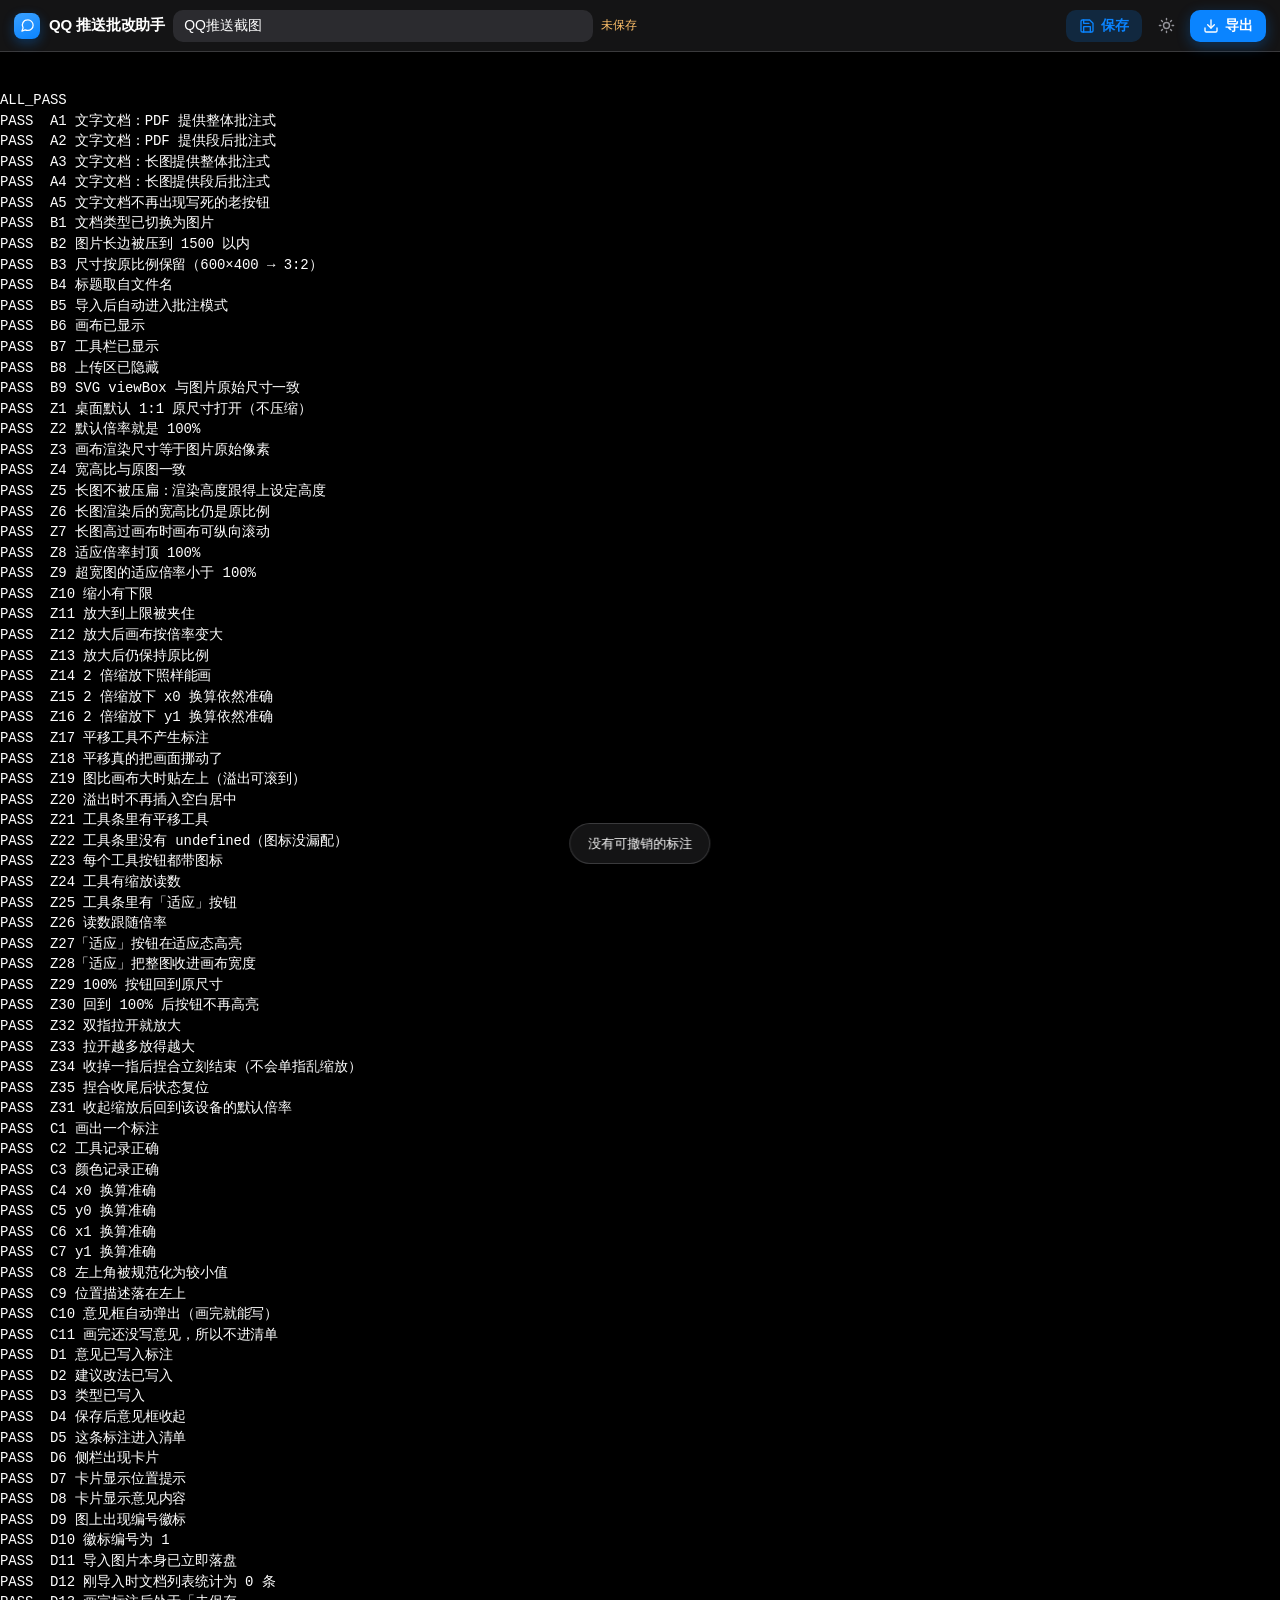
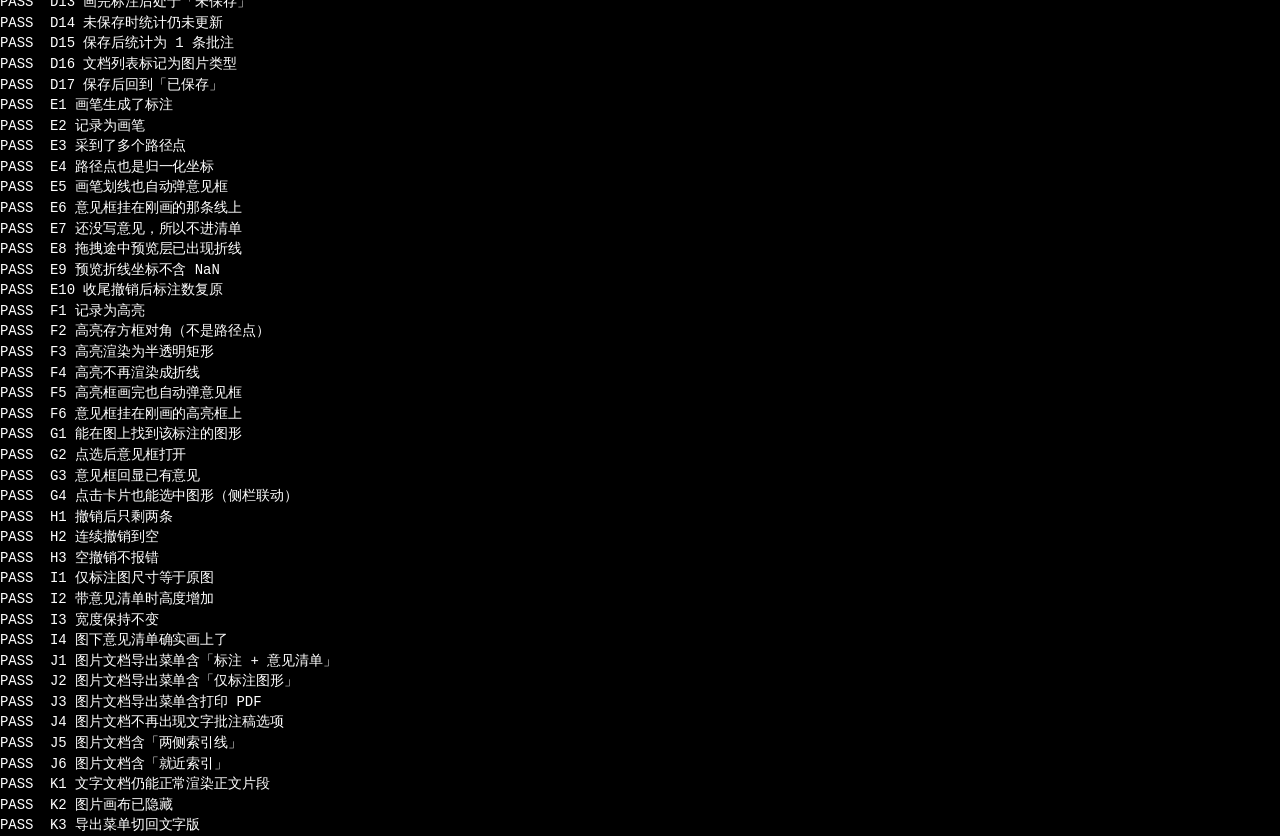
<file: src/_tmp/img-check.html>
<!DOCTYPE html>
<html lang="zh-CN" data-theme="light">
<head>
<meta charset="UTF-8">
<meta name="viewport" content="width=device-width, initial-scale=1, viewport-fit=cover">
<meta name="color-scheme" content="light dark">
<script>
window.onerror=function(m,s,l,c,e){
  var d=document.createElement("div");d.id="__ERR__";
  d.textContent="ERR: "+m+" @"+l+":"+c;document.documentElement.appendChild(d);
};
</script>
<title>QQ 推送批改助手</title>
<script>
/* 主题要在首帧之前定下来，否则深色模式会先闪一下白。
   这里只读 localStorage，不依赖任何后续脚本。 */
(function () {
  var t = 'light';
  try {
    var s = JSON.parse(localStorage.getItem('qqpc:settings') || '{}');
    if (s && s.theme === 'dark') t = 'dark';
    else if (s && s.theme === 'light') t = 'light';
    else if (window.matchMedia && window.matchMedia('(prefers-color-scheme: dark)').matches) t = 'dark';
  } catch (e) {}
  document.documentElement.setAttribute('data-theme', t);
})();
</script>
<style>
/* ============================================================
 * QQ 推送批改助手 · 样式表
 *
 * 设计取向：Apple（iOS / macOS 原生质感）
 *   1. 一切颜色走语义变量 —— 深色模式只覆盖变量，不动任何结构；
 *   2. 层级靠「留白 + 圆角 + 多层柔和阴影」，不靠描边和色块堆叠；
 *   3. 分割线一律 0.5px 发丝线；阴影一律多层小透明度叠加，不用单层大黑；
 *   4. 所有可交互元素都有过渡与 :active 缩放反馈；尊重 prefers-reduced-motion；
 *   5. 毛玻璃只用在「悬浮在内容之上」的固定层（顶栏、底部导航、弹层）。
 * ============================================================ */

/* ---------- 设计令牌 ---------- */
:root{
  --font-sans:-apple-system,BlinkMacSystemFont,"SF Pro Text","SF Pro Display","Helvetica Neue",
    "PingFang SC","Hiragino Sans GB","Microsoft YaHei",sans-serif;
  --font-emoji:"Apple Color Emoji","Segoe UI Emoji","Noto Color Emoji",sans-serif;

  /* 语义色 · 浅色 */
  --bg-base:#FFFFFF;
  --bg-grouped:#F2F2F7;
  --bg-elevated:#FFFFFF;
  --bg-sunken:#F2F2F7;
  --label-primary:#000000;
  --label-secondary:rgba(60,60,67,.60);
  --label-tertiary:rgba(60,60,67,.32);
  --separator:rgba(60,60,67,.20);
  --separator-strong:rgba(60,60,67,.29);
  --fill-quaternary:rgba(116,116,128,.08);
  --fill-tertiary:rgba(116,116,128,.12);
  --hover:rgba(116,116,128,.08);
  --accent:#007AFF;
  --accent-hover:#0071EB;
  --accent-ink:#0060DF;               /* 强调色系的可读文字色 */
  --accent-soft:rgba(0,122,255,.10);
  --accent-line:rgba(0,122,255,.22);
  --accent-ring:rgba(0,122,255,.20);
  --on-accent:#FFFFFF;
  --danger:#FF3B30;
  --danger-ink:#D70015;
  --danger-soft:rgba(255,59,48,.10);

  /* 多层柔和阴影 */
  --shadow-sm:0 1px 2px rgba(0,0,0,.04),0 2px 8px rgba(0,0,0,.04);
  --shadow-md:0 2px 4px rgba(0,0,0,.04),0 8px 24px rgba(0,0,0,.06);
  --shadow-lg:0 4px 12px rgba(0,0,0,.06),0 16px 48px rgba(0,0,0,.10);

  --r-xs:6px; --r-sm:10px; --r-md:14px; --r-lg:20px; --r-xl:28px; --r-pill:999px;

  --ease-standard:cubic-bezier(.32,.72,0,1);
  --ease-spring:cubic-bezier(.34,1.56,.64,1);
  --dur-fast:150ms; --dur-base:250ms; --dur-slow:400ms;

  /* 批注类型色（图形 / 圆点用饱和色，文字用 *-ink 保证对比度） */
  --c-typo:#FF3B30;      --c-typo-bg:rgba(255,59,48,.12);
  --c-wording:#FF9500;   --c-wording-bg:rgba(255,149,0,.15);   --c-wording-ink:#A35B00;
  --c-format:#AF52DE;    --c-format-bg:rgba(175,82,222,.12);
  --c-emoji:#32ADE6;     --c-emoji-bg:rgba(50,173,230,.14);    --c-emoji-ink:#0B6E96;
  --c-praise:#34C759;    --c-praise-bg:rgba(52,199,89,.13);    --c-praise-ink:#1B7A34;
  --c-general:#8E8E93;   --c-general-bg:rgba(142,142,147,.13);

  --topbar-h:52px;
  --mnav-h:56px;
  --scroll:rgba(60,60,67,.26);
  --scroll-hi:rgba(60,60,67,.42);

  --glass:rgba(255,255,255,.72);
}

html[data-theme="dark"]{
  --bg-base:#000000;
  --bg-grouped:#000000;
  --bg-elevated:#1C1C1E;
  --bg-sunken:#0C0C0E;
  --label-primary:#FFFFFF;
  --label-secondary:rgba(235,235,245,.60);
  --label-tertiary:rgba(235,235,245,.32);
  --separator:rgba(84,84,88,.60);
  --separator-strong:rgba(84,84,88,.65);
  --fill-quaternary:rgba(118,118,128,.24);
  --fill-tertiary:rgba(118,118,128,.32);
  --hover:rgba(118,118,128,.24);
  --accent:#0A84FF;
  --accent-hover:#3395FF;
  --accent-ink:#6BB4FF;
  --accent-soft:rgba(10,132,255,.18);
  --accent-line:rgba(10,132,255,.34);
  --accent-ring:rgba(10,132,255,.32);
  --on-accent:#FFFFFF;
  --danger:#FF453A;
  --danger-ink:#FF6961;
  --danger-soft:rgba(255,69,58,.16);

  --shadow-sm:0 1px 2px rgba(0,0,0,.5);
  --shadow-md:0 2px 6px rgba(0,0,0,.5),0 8px 24px rgba(0,0,0,.4);
  --shadow-lg:0 6px 20px rgba(0,0,0,.6),0 20px 56px rgba(0,0,0,.5);

  --c-typo:#FF453A;      --c-typo-bg:rgba(255,69,58,.18);
  --c-wording:#FF9F0A;   --c-wording-bg:rgba(255,159,10,.18);  --c-wording-ink:#FFC16B;
  --c-format:#BF5AF2;    --c-format-bg:rgba(191,90,242,.18);
  --c-emoji:#64D2FF;     --c-emoji-bg:rgba(100,210,255,.16);   --c-emoji-ink:#9BE2FF;
  --c-praise:#30D158;    --c-praise-bg:rgba(48,209,88,.16);    --c-praise-ink:#6FE396;
  --c-general:#98989D;   --c-general-bg:rgba(152,152,157,.18);

  --scroll:rgba(235,235,245,.22);
  --scroll-hi:rgba(235,235,245,.36);

  --glass:rgba(28,28,30,.72);
}

/* ---------- 全局基线 ---------- */
*{box-sizing:border-box;}
html,body{height:100%;}
body{
  margin:0;
  background:var(--bg-grouped);
  color:var(--label-primary);
  font-family:var(--font-sans);
  font-size:14px;
  line-height:1.47;
  letter-spacing:-.005em;
  -webkit-font-smoothing:antialiased;
  text-rendering:optimizeLegibility;
  display:flex;flex-direction:column;overflow:hidden;
  transition:background-color var(--dur-base) var(--ease-standard),color var(--dur-base) var(--ease-standard);
}
button{font-family:inherit;cursor:pointer;color:inherit;background:none;border:0;padding:0;
  -webkit-tap-highlight-color:transparent;}
input,textarea,select{font-family:inherit;}
.hidden{display:none !important;}
.grow{flex:1;min-width:0;}
svg.i{display:block;width:16px;height:16px;flex:none;}
:focus-visible{outline:2px solid var(--accent-ring);outline-offset:2px;border-radius:var(--r-xs);}
::selection{background:var(--accent-soft);}

/* 点击反馈（苹果按钮手感的关键） */
.btn:active,.btn-sm:active,.icon-btn:active,.new-btn:active,.it-btn:active,.fb-btn:active,
.tab:active,.doc-item-x:active,.ann-act:active,.menu button:active,.chip:active,.dlg-btn:active{
  transform:scale(.97);
}

/* ---------- 顶栏（毛玻璃 · 吸顶） ---------- */
.topbar{
  flex:none;display:flex;align-items:center;gap:8px;
  height:var(--topbar-h);padding:0 14px;
  background:var(--glass);
  -webkit-backdrop-filter:blur(20px) saturate(180%);
  backdrop-filter:blur(20px) saturate(180%);
  border-bottom:.5px solid var(--separator);
  z-index:40;
  transition:background-color var(--dur-base) var(--ease-standard),border-color var(--dur-base) var(--ease-standard);
}
.brand{display:flex;align-items:center;gap:9px;font-size:15px;font-weight:600;letter-spacing:-.01em;white-space:nowrap;}
.brand-mark{
  width:26px;height:26px;border-radius:8px;flex:none;
  display:flex;align-items:center;justify-content:center;
  background:linear-gradient(160deg,#3AA0FF,var(--accent));
  color:#fff;box-shadow:0 1px 2px rgba(0,0,0,.10),0 4px 12px var(--accent-ring);
}
.brand-mark svg{width:15px;height:15px;}
.title-input{
  flex:1;min-width:0;max-width:420px;height:32px;
  border:0;border-radius:var(--r-sm);
  padding:0 11px;font-size:14px;background:var(--fill-quaternary);color:var(--label-primary);outline:none;
  transition:background-color var(--dur-fast) var(--ease-standard),box-shadow var(--dur-fast) var(--ease-standard);
}
.title-input::placeholder{color:var(--label-tertiary);}
.title-input:hover{background:var(--fill-tertiary);}
.title-input:focus{background:var(--bg-elevated);box-shadow:0 0 0 3px var(--accent-ring);}
.save-hint{font-size:12px;color:var(--label-tertiary);white-space:nowrap;letter-spacing:0;
  transition:color var(--dur-fast) var(--ease-standard);}
.save-hint.dirty{color:var(--c-wording-ink);font-weight:500;}

/* 通用按钮 */
.btn{
  display:inline-flex;align-items:center;gap:6px;justify-content:center;
  height:32px;padding:0 13px;border-radius:var(--r-sm);
  border:0;background:var(--fill-quaternary);color:var(--label-primary);
  font-size:13.5px;font-weight:500;white-space:nowrap;
  transition:background-color var(--dur-fast) var(--ease-standard),color var(--dur-fast) var(--ease-standard),
             opacity var(--dur-fast) var(--ease-standard),transform var(--dur-fast) var(--ease-standard),
             box-shadow var(--dur-fast) var(--ease-standard);
}
.btn:hover{background:var(--fill-tertiary);}
.btn-primary{
  background:var(--accent);color:var(--on-accent);font-weight:600;
  box-shadow:0 1px 2px rgba(0,0,0,.08),0 4px 14px var(--accent-ring);
}
.btn-primary:hover{background:var(--accent-hover);}
.btn-save{color:var(--accent);background:var(--accent-soft);font-weight:600;}
.btn-save:hover{background:var(--accent-line);}
.btn-save:disabled{
  color:var(--label-tertiary);background:var(--fill-quaternary);
  font-weight:500;cursor:default;box-shadow:none;
}
.btn-save:disabled:active{transform:none;}
.btn-txt{white-space:nowrap;}

/* 图标按钮 */
.icon-btn{
  width:32px;height:32px;flex:none;border-radius:var(--r-sm);
  display:inline-flex;align-items:center;justify-content:center;
  color:var(--label-secondary);
  transition:background-color var(--dur-fast) var(--ease-standard),color var(--dur-fast) var(--ease-standard),
             transform var(--dur-fast) var(--ease-standard);
}
.icon-btn:hover{background:var(--fill-quaternary);color:var(--label-primary);}
.icon-btn svg{width:17px;height:17px;}

/* 批注人 */
.who{
  display:flex;align-items:center;gap:7px;height:32px;padding:0 10px 0 4px;
  border:0;border-radius:var(--r-pill);background:var(--fill-quaternary);
  transition:background-color var(--dur-fast) var(--ease-standard),transform var(--dur-fast) var(--ease-standard);
}
.who:hover{background:var(--fill-tertiary);}
.who.is-empty{color:var(--label-secondary);}
.avatar{
  width:24px;height:24px;border-radius:50%;flex:none;
  display:inline-flex;align-items:center;justify-content:center;
  background:linear-gradient(160deg,#3AA0FF,var(--accent));
  color:#fff;font-size:10.5px;font-weight:600;letter-spacing:-.02em;line-height:1;
  font-family:"PingFang SC","Microsoft YaHei",sans-serif;
}
.who.is-empty .avatar{background:var(--fill-tertiary);color:var(--label-secondary);}
.avatar-lg{width:40px;height:40px;font-size:15px;}
.who-name{font-size:13px;font-weight:500;max-width:96px;overflow:hidden;text-overflow:ellipsis;white-space:nowrap;}

/* 批注人（左栏底部 · 常驻设置项） */
.who-foot{
  position:relative;flex:none;padding:8px;
  border-top:.5px solid var(--separator);
}
.who-foot .who{
  width:100%;height:40px;gap:9px;padding:0 8px 0 5px;
  border-radius:var(--r-sm);background:transparent;text-align:left;
}
.who-foot .who:hover{background:var(--hover);}
.who-foot .who:active{transform:scale(.985);}
.who-foot .who .avatar{width:26px;height:26px;font-size:11px;}
.who-foot .who-name{
  max-width:132px;font-size:13.5px;font-weight:500;letter-spacing:-.005em;
}
.who-chev{width:15px;height:15px;flex:none;color:var(--label-tertiary);}
/* 弹层挂在边栏底部，所以向上展开、宽度跟随边栏 */
.who-foot .pop{
  left:8px;right:8px;top:auto;bottom:calc(100% + 6px);width:auto;padding:14px;
  animation:popOutUp var(--dur-base) var(--ease-standard);
}
.who-foot .pop-row{gap:10px;}
.who-foot .avatar-lg{width:34px;height:34px;font-size:13px;}
@keyframes popOutUp{from{opacity:0;transform:translateY(6px) scale(.98);}to{opacity:1;transform:none;}}

/* 弹出层（批注人 / 导出菜单共用质感） */
.menu-wrap{position:relative;}
.menu,.pop{
  position:absolute;right:0;top:calc(100% + 8px);
  background:var(--bg-elevated);
  border:.5px solid var(--separator);
  border-radius:var(--r-md);
  box-shadow:var(--shadow-lg);
  z-index:60;
  animation:popIn var(--dur-base) var(--ease-standard);
  overflow:hidden;
}
@keyframes popIn{from{opacity:0;transform:translateY(-6px) scale(.98);}to{opacity:1;transform:none;}}

.menu{min-width:250px;padding:5px;}
.menu button{
  display:flex;align-items:center;gap:10px;width:100%;text-align:left;
  padding:9px 11px;border-radius:var(--r-sm);font-size:13.5px;color:var(--label-primary);
  transition:background-color var(--dur-fast) var(--ease-standard),transform var(--dur-fast) var(--ease-standard);
}
.menu button:hover{background:var(--hover);}
.menu button svg{width:16px;height:16px;flex:none;color:var(--label-tertiary);}
.menu button:hover svg{color:var(--accent);}
.menu-sep{height:.5px;background:var(--separator);margin:5px 8px;}
.menu-group{
  font-size:11px;font-weight:600;letter-spacing:.06em;color:var(--label-tertiary);
  padding:10px 11px 4px;text-transform:uppercase;
}

.pop{width:268px;padding:16px;}
.pop-title{font-size:15px;font-weight:600;letter-spacing:-.01em;margin-bottom:12px;}
.pop-row{display:flex;align-items:center;gap:12px;}
.pop-input{
  flex:1;min-width:0;height:34px;border:0;border-radius:var(--r-sm);
  padding:0 11px;font-size:14px;background:var(--fill-quaternary);color:var(--label-primary);outline:none;
  transition:background-color var(--dur-fast) var(--ease-standard),box-shadow var(--dur-fast) var(--ease-standard);
}
.pop-input:focus{background:var(--bg-elevated);box-shadow:0 0 0 3px var(--accent-ring);}
.pop-hint{font-size:12px;color:var(--label-tertiary);margin:10px 0 14px;line-height:1.45;}
.pop-actions{display:flex;gap:8px;justify-content:flex-end;}

/* ---------- 三栏 ---------- */
.layout{flex:1;display:grid;grid-template-columns:216px minmax(0,1fr) 312px;gap:12px;padding:12px;min-height:0;}
.col{
  background:var(--bg-elevated);
  border-radius:var(--r-lg);
  display:flex;flex-direction:column;min-height:0;overflow:hidden;
  box-shadow:var(--shadow-sm);
  transition:background-color var(--dur-base) var(--ease-standard);
}
.col-head{
  flex:none;display:flex;align-items:center;gap:8px;min-height:48px;
  padding:0 14px;border-bottom:.5px solid var(--separator);
  font-size:12px;font-weight:600;color:var(--label-secondary);letter-spacing:.06em;text-transform:uppercase;
}
.col-title{white-space:nowrap;}
.badge{
  min-width:20px;height:19px;padding:0 7px;border-radius:var(--r-pill);
  background:var(--accent);color:var(--on-accent);
  font-size:11px;font-weight:600;letter-spacing:0;text-transform:none;
  display:inline-flex;align-items:center;justify-content:center;
  font-variant-numeric:tabular-nums;
}
.badge-soft{
  min-width:20px;height:19px;padding:0 7px;border-radius:var(--r-pill);
  background:var(--fill-quaternary);color:var(--label-secondary);
  font-size:11px;font-weight:600;letter-spacing:0;text-transform:none;
  display:inline-flex;align-items:center;justify-content:center;
  font-variant-numeric:tabular-nums;
}
.muted-sm{font-size:12px;color:var(--label-tertiary);font-weight:400;letter-spacing:0;text-transform:none;}

/* 左栏：新建入口（置于顶部，醒目） */
.new-row{flex:none;display:flex;gap:8px;padding:12px 12px 10px;}
.new-btn{
  flex:1;min-width:0;display:flex;flex-direction:column;align-items:center;gap:6px;
  padding:12px 6px 11px;border-radius:var(--r-md);
  background:var(--accent-soft);color:var(--accent-ink);
  font-size:12.5px;font-weight:600;letter-spacing:-.005em;
  transition:background-color var(--dur-fast) var(--ease-standard),transform var(--dur-fast) var(--ease-standard),
             box-shadow var(--dur-fast) var(--ease-standard);
}
.new-btn:hover{background:var(--accent-line);box-shadow:var(--shadow-sm);}
/* 主推入口（图片批改）：实心强调色，一眼看出推荐走这条 */
.new-btn.is-primary{background:var(--accent);color:var(--on-accent);}
.new-btn.is-primary:hover{background:var(--accent-hover);box-shadow:var(--shadow-sm);}
.new-btn.is-primary .new-ico{background:rgba(255,255,255,.22);color:var(--on-accent);box-shadow:none;}
.new-ico{
  width:30px;height:30px;border-radius:9px;flex:none;
  display:flex;align-items:center;justify-content:center;
  background:var(--accent);color:var(--on-accent);
  box-shadow:0 1px 2px rgba(0,0,0,.08),0 3px 10px var(--accent-ring);
}
.new-ico svg{width:17px;height:17px;}
.new-txt{white-space:nowrap;overflow:hidden;text-overflow:ellipsis;max-width:100%;}

/* 左栏：文档列表 */
.doc-list{flex:1;overflow-y:auto;padding:0 8px 10px;}
.doc-item{
  position:relative;padding:10px 32px 10px 12px;border-radius:var(--r-sm);
  cursor:pointer;margin-bottom:2px;
  transition:background-color var(--dur-fast) var(--ease-standard),transform var(--dur-fast) var(--ease-standard);
}
.doc-item+.doc-item::before{
  content:"";position:absolute;left:12px;right:12px;top:-1px;height:.5px;background:var(--separator);
}
.doc-item:hover{background:var(--hover);}
.doc-item.is-active{background:var(--accent-soft);}
.doc-item.is-active::before,.doc-item.is-active+.doc-item::before{opacity:0;}
.doc-item-head{display:flex;align-items:center;gap:7px;margin-bottom:3px;min-width:0;}
.doc-item-title{
  flex:1;min-width:0;font-size:13.5px;font-weight:500;letter-spacing:-.005em;
  white-space:nowrap;overflow:hidden;text-overflow:ellipsis;
}
.doc-item.is-active .doc-item-title{color:var(--accent-ink);font-weight:600;}
.doc-item-meta{font-size:11.5px;color:var(--label-tertiary);display:flex;gap:8px;align-items:center;
  font-variant-numeric:tabular-nums;}
.doc-unsaved{
  display:inline-block;padding:0 6px;border-radius:var(--r-pill);
  background:var(--c-wording-bg);color:var(--c-wording-ink);
  font-size:10.5px;font-weight:600;line-height:16px;letter-spacing:0;
}
.doc-item-x{
  position:absolute;right:6px;top:50%;transform:translateY(-50%);
  width:22px;height:22px;border-radius:50%;display:flex;align-items:center;justify-content:center;
  color:var(--label-tertiary);opacity:0;
  transition:opacity var(--dur-fast) var(--ease-standard),background-color var(--dur-fast) var(--ease-standard),
             color var(--dur-fast) var(--ease-standard),transform var(--dur-fast) var(--ease-standard);
}
.doc-item-x svg{width:13px;height:13px;}
.doc-item:hover .doc-item-x{opacity:1;}
.doc-item-x:hover{background:var(--danger-soft);color:var(--danger);}

/* 文档列表里的类型标识 */
.doc-kind{
  flex:none;font-size:10.5px;font-weight:600;line-height:17px;
  padding:0 6px;border-radius:5px;background:var(--fill-quaternary);color:var(--label-secondary);
  letter-spacing:.02em;
}
.doc-kind.k-img{background:var(--accent-soft);color:var(--accent-ink);}

/* 中栏 */
.tabs{
  flex:none;display:flex;align-items:center;gap:10px;min-height:50px;
  padding:0 14px;border-bottom:.5px solid var(--separator);
}
.segmented{
  display:inline-flex;align-items:center;gap:2px;padding:2px;flex:none;
  background:var(--fill-quaternary);border-radius:var(--r-sm);
}
.tab{
  border-radius:8px;padding:5px 15px;font-size:13.5px;color:var(--label-secondary);font-weight:500;
  white-space:nowrap;
  transition:background-color var(--dur-base) var(--ease-standard),color var(--dur-base) var(--ease-standard),
             box-shadow var(--dur-base) var(--ease-standard),transform var(--dur-fast) var(--ease-standard);
}
.tab:hover{color:var(--label-primary);}
.tab.is-active{
  background:var(--bg-elevated);color:var(--label-primary);font-weight:600;
  box-shadow:0 1px 2px rgba(0,0,0,.06),0 1px 6px rgba(0,0,0,.04);
}
html[data-theme="dark"] .tab.is-active{background:#3A3A3C;}

.canvas-wrap{flex:1;overflow-y:auto;padding:22px 24px;position:relative;min-height:0;}

.bubble{
  background:var(--bg-sunken);border-radius:var(--r-lg);
  padding:22px 24px;font-size:17px;line-height:1.7;letter-spacing:-.005em;color:var(--label-primary);
  white-space:pre-wrap;word-break:break-word;max-width:780px;
}
.bubble.is-preview{background:var(--bg-elevated);box-shadow:var(--shadow-sm);}

.editor{
  width:100%;min-height:420px;height:100%;resize:vertical;
  border:0;border-radius:var(--r-lg);
  padding:20px 22px;font-size:17px;line-height:1.7;letter-spacing:-.005em;color:var(--label-primary);
  background:var(--bg-elevated);box-shadow:0 0 0 1px var(--separator);
  outline:none;display:block;
  transition:box-shadow var(--dur-fast) var(--ease-standard),background-color var(--dur-fast) var(--ease-standard);
}
.editor::placeholder{color:var(--label-tertiary);}
.editor:focus{box-shadow:0 0 0 3px var(--accent-ring);}

/* 正文片段 */
.seg{white-space:pre-wrap;}
.qq-emoji{
  display:inline-block;font-style:normal;line-height:1;
  font-size:1.15em;vertical-align:-2px;padding:0 1px;
  font-family:var(--font-emoji);
}
.hl{border-radius:4px;padding:2px 0;cursor:pointer;
  transition:filter var(--dur-fast) var(--ease-standard),box-shadow var(--dur-fast) var(--ease-standard);}
.hl:hover{filter:brightness(.96);}
html[data-theme="dark"] .hl:hover{filter:brightness(1.22);}
.hl-typo{background:var(--c-typo-bg);box-shadow:inset 0 -1.5px 0 var(--c-typo);}
.hl-wording{background:var(--c-wording-bg);box-shadow:inset 0 -1.5px 0 var(--c-wording);}
.hl-format{background:var(--c-format-bg);box-shadow:inset 0 -1.5px 0 var(--c-format);}
.hl-emoji{background:var(--c-emoji-bg);box-shadow:inset 0 -1.5px 0 var(--c-emoji);}
.hl-praise{background:var(--c-praise-bg);box-shadow:inset 0 -1.5px 0 var(--c-praise);}
.hl-general{background:var(--c-general-bg);box-shadow:inset 0 -1.5px 0 var(--c-general);}
.hl-multi{outline:1px dashed var(--accent-line);outline-offset:1px;}
.hl.is-focus{box-shadow:0 0 0 3px var(--accent-ring);}
.seg.is-lost,.qq-emoji.is-lost{opacity:.45;}

/* 浮动批注工具条 */
.floating-bar{
  position:fixed;z-index:70;
  background:var(--glass);
  -webkit-backdrop-filter:blur(20px) saturate(180%);
  backdrop-filter:blur(20px) saturate(180%);
  border:.5px solid var(--separator);
  border-radius:var(--r-md);
  box-shadow:var(--shadow-lg);padding:6px;
  display:flex;gap:3px;align-items:center;max-width:660px;
  animation:popIn var(--dur-base) var(--ease-standard);
}
.fb-btn{
  display:inline-flex;align-items:center;gap:6px;
  border-radius:8px;padding:6px 11px;font-size:13px;white-space:nowrap;color:var(--label-primary);
  transition:background-color var(--dur-fast) var(--ease-standard),transform var(--dur-fast) var(--ease-standard);
}
.fb-btn:hover{background:var(--hover);}
.fb-btn.is-solid{background:var(--accent);color:var(--on-accent);font-weight:600;}
.fb-btn.is-solid:hover{background:var(--accent-hover);}
.fb-tip{font-size:12.5px;padding:6px 10px;color:var(--label-secondary);white-space:nowrap;}
.fb-dot{width:7px;height:7px;border-radius:50%;display:inline-block;flex:none;}

.composer{display:flex;flex-direction:column;gap:8px;width:440px;padding:4px;}
.composer-quote{
  font-size:12.5px;color:var(--label-secondary);background:var(--fill-quaternary);
  border-radius:8px;padding:7px 10px;white-space:nowrap;overflow:hidden;text-overflow:ellipsis;
}
.composer textarea{
  width:100%;min-height:76px;resize:vertical;border:0;border-radius:var(--r-sm);
  padding:10px 12px;font-size:13.5px;line-height:1.6;outline:none;color:var(--label-primary);
  background:var(--fill-quaternary);
  transition:background-color var(--dur-fast) var(--ease-standard),box-shadow var(--dur-fast) var(--ease-standard);
}
.composer input{
  width:100%;height:34px;border:0;border-radius:var(--r-sm);
  padding:0 12px;font-size:13.5px;outline:none;color:var(--label-primary);background:var(--fill-quaternary);
  transition:background-color var(--dur-fast) var(--ease-standard),box-shadow var(--dur-fast) var(--ease-standard);
}
.composer textarea:focus,.composer input:focus{background:var(--bg-elevated);box-shadow:0 0 0 3px var(--accent-ring);}
.composer-row{display:flex;align-items:center;gap:8px;}
.composer-lab{font-size:12px;color:var(--label-tertiary);white-space:nowrap;}
.chips{display:flex;gap:6px;flex-wrap:wrap;}
.chip{
  border:0;background:var(--fill-quaternary);color:var(--label-secondary);
  border-radius:var(--r-pill);padding:4px 11px;font-size:12px;
  transition:background-color var(--dur-fast) var(--ease-standard),color var(--dur-fast) var(--ease-standard),
             transform var(--dur-fast) var(--ease-standard);
}
.chip:hover{background:var(--fill-tertiary);color:var(--label-primary);}
.chip.is-on{background:var(--bg-elevated);box-shadow:inset 0 0 0 1.5px currentColor,var(--shadow-sm);font-weight:600;}
.composer-actions{display:flex;gap:8px;justify-content:flex-end;}
.btn-sm{
  display:inline-flex;align-items:center;justify-content:center;gap:5px;
  height:32px;padding:0 14px;border-radius:var(--r-sm);font-size:13.5px;font-weight:500;
  border:0;background:var(--fill-quaternary);color:var(--label-primary);
  transition:background-color var(--dur-fast) var(--ease-standard),color var(--dur-fast) var(--ease-standard),
             transform var(--dur-fast) var(--ease-standard),box-shadow var(--dur-fast) var(--ease-standard);
}
.btn-sm:hover{background:var(--fill-tertiary);}
.btn-sm.primary{background:var(--accent);color:var(--on-accent);font-weight:600;}
.btn-sm.primary:hover{background:var(--accent-hover);}

/* 右栏：批注清单 */
.mini-select{
  height:28px;border:0;border-radius:8px;padding:0 26px 0 9px;
  font-size:12px;font-weight:500;color:var(--label-secondary);background:var(--fill-quaternary);
  outline:none;max-width:104px;appearance:none;-webkit-appearance:none;
  background-image:url("data:image/svg+xml;utf8,<svg xmlns='http://www.w3.org/2000/svg' width='10' height='10' viewBox='0 0 24 24' fill='none' stroke='%238E8E93' stroke-width='3' stroke-linecap='round' stroke-linejoin='round'><path d='m6 9 6 6 6-6'/></svg>");
  background-repeat:no-repeat;background-position:right 8px center;
  transition:background-color var(--dur-fast) var(--ease-standard);
}
.mini-select:hover{background-color:var(--fill-tertiary);}
.ann-list{flex:1;overflow-y:auto;padding:12px;background:var(--bg-grouped);}
.ann-card{
  position:relative;background:var(--bg-elevated);
  border-radius:var(--r-md);padding:12px 13px 12px 15px;margin-bottom:8px;
  cursor:pointer;box-shadow:var(--shadow-sm);
  transition:box-shadow var(--dur-base) var(--ease-standard),transform var(--dur-fast) var(--ease-standard);
  animation:fadeInUp var(--dur-slow) var(--ease-standard) both;
}
@keyframes fadeInUp{from{opacity:0;transform:translateY(10px);}to{opacity:1;transform:none;}}
.ann-card::before{
  content:"";position:absolute;left:0;top:11px;bottom:11px;width:3px;border-radius:0 3px 3px 0;
  background:var(--c-general);
}
.ann-card:hover{box-shadow:var(--shadow-md);transform:translateY(-1px);}
.ann-card.is-focus{box-shadow:0 0 0 3px var(--accent-ring),var(--shadow-md);}
.ann-card.is-done{opacity:.55;}
.ann-card.is-done .ann-body{text-decoration:line-through;text-decoration-color:var(--label-tertiary);}
.ann-card.t-typo::before{background:var(--c-typo);}
.ann-card.t-wording::before{background:var(--c-wording);}
.ann-card.t-format::before{background:var(--c-format);}
.ann-card.t-emoji::before{background:var(--c-emoji);}
.ann-card.t-praise::before{background:var(--c-praise);}
.ann-card.t-general::before{background:var(--c-general);}
.ann-top{display:flex;align-items:center;gap:7px;margin-bottom:7px;}
.ann-no{
  min-width:19px;height:19px;border-radius:50%;background:var(--c-general);color:#fff;
  font-size:10.5px;font-weight:700;display:inline-flex;align-items:center;justify-content:center;flex:none;
  font-variant-numeric:tabular-nums;
}
.ann-card.t-typo .ann-no{background:var(--c-typo);}
.ann-card.t-wording .ann-no{background:var(--c-wording);}
.ann-card.t-format .ann-no{background:var(--c-format);}
.ann-card.t-emoji .ann-no{background:var(--c-emoji);}
.ann-card.t-praise .ann-no{background:var(--c-praise);}
.ann-type{font-size:12px;font-weight:600;color:var(--label-secondary);letter-spacing:-.005em;}
.ann-act{
  border-radius:6px;font-size:12px;padding:3px 7px;color:var(--label-tertiary);
  transition:background-color var(--dur-fast) var(--ease-standard),color var(--dur-fast) var(--ease-standard),
             transform var(--dur-fast) var(--ease-standard);
}
.ann-act:hover{background:var(--fill-quaternary);color:var(--label-primary);}
.ann-quote{
  font-size:12.5px;color:var(--label-secondary);background:var(--fill-quaternary);
  border-radius:7px;padding:6px 9px;margin-bottom:8px;
  overflow:hidden;text-overflow:ellipsis;white-space:nowrap;
}
.ann-body{font-size:13.5px;line-height:1.6;color:var(--label-primary);word-break:break-word;letter-spacing:-.005em;}
.ann-sug{
  margin-top:7px;font-size:12.5px;line-height:1.55;color:var(--c-praise-ink);
  background:var(--c-praise-bg);border-radius:8px;padding:6px 10px;word-break:break-word;
}
.ann-warn{
  margin-top:7px;font-size:12px;color:var(--c-wording-ink);background:var(--c-wording-bg);
  border-radius:8px;padding:6px 10px;line-height:1.6;
}
.ann-warn button{
  color:var(--c-wording-ink);text-decoration:underline;font-size:12px;padding:0 3px;
}
.empty{
  padding:40px 18px;text-align:center;color:var(--label-tertiary);font-size:13px;line-height:1.85;
}

/* ---------- 通用弹窗 ---------- */
.dlg{position:fixed;inset:0;z-index:120;display:flex;align-items:center;justify-content:center;padding:24px;}
.dlg-mask{
  position:absolute;inset:0;background:rgba(0,0,0,.32);
  -webkit-backdrop-filter:blur(2px);backdrop-filter:blur(2px);
  animation:fadeIn var(--dur-base) var(--ease-standard);
}
html[data-theme="dark"] .dlg-mask{background:rgba(0,0,0,.55);}
@keyframes fadeIn{from{opacity:0;}to{opacity:1;}}
.dlg-card{
  position:relative;width:100%;max-width:310px;overflow:hidden;
  background:var(--bg-elevated);border-radius:var(--r-md);
  box-shadow:var(--shadow-lg);
  animation:dlgIn var(--dur-slow) var(--ease-spring);
}
@keyframes dlgIn{from{opacity:0;transform:scale(.9);}to{opacity:1;transform:none;}}
.dlg-body{padding:20px 20px 16px;text-align:center;}
.dlg-title{font-size:17px;font-weight:600;letter-spacing:-.02em;line-height:1.3;}
.dlg-msg{font-size:13px;color:var(--label-secondary);line-height:1.5;margin-top:6px;word-break:break-word;white-space:pre-line;}
.dlg-msg:empty{display:none;}
.dlg-fields{margin-top:16px;text-align:left;}
.dlg-flabel{font-size:12px;font-weight:600;color:var(--label-secondary);margin:10px 2px 6px;}
.dlg-flabel:first-child{margin-top:0;}
.dlg-finput{
  width:100%;min-width:0;border:0;border-radius:var(--r-sm);
  padding:9px 11px;font-size:14px;line-height:1.5;font-family:inherit;
  background:var(--fill-quaternary);color:var(--label-primary);outline:none;resize:vertical;
  transition:background-color var(--dur-fast) var(--ease-standard),box-shadow var(--dur-fast) var(--ease-standard);
}
textarea.dlg-finput{min-height:74px;}
.dlg-finput:focus{background:var(--bg-elevated);box-shadow:0 0 0 3px var(--accent-ring);}
.dlg-acts{display:flex;flex-direction:column;border-top:.5px solid var(--separator);}
.dlg-btn{
  height:44px;width:100%;font-size:17px;font-weight:400;color:var(--accent);
  border-top:.5px solid var(--separator);
  transition:background-color var(--dur-fast) var(--ease-standard),transform var(--dur-fast) var(--ease-standard);
}
.dlg-btn:first-child{border-top:0;}
.dlg-btn:hover{background:var(--hover);}
.dlg-btn.is-primary{font-weight:600;}
.dlg-btn.is-destructive{color:var(--danger);}
.dlg-btn.is-ghost{color:var(--label-secondary);}

/* toast */
.toast{
  position:fixed;left:50%;bottom:36px;transform:translateX(-50%);
  background:var(--glass);color:var(--label-primary);font-size:13px;font-weight:500;
  -webkit-backdrop-filter:blur(20px) saturate(180%);
  backdrop-filter:blur(20px) saturate(180%);
  border:.5px solid var(--separator);
  padding:10px 18px;border-radius:var(--r-pill);z-index:99;pointer-events:none;
  box-shadow:var(--shadow-lg);max-width:80vw;
  animation:toastIn var(--dur-slow) var(--ease-spring);
}
@keyframes toastIn{from{opacity:0;transform:translateX(-50%) translateY(10px) scale(.96);}to{opacity:1;transform:translateX(-50%) translateY(0) scale(1);}}

/* 滚动条 */
::-webkit-scrollbar{width:10px;height:10px;}
::-webkit-scrollbar-thumb{background:var(--scroll);border-radius:6px;border:3px solid transparent;background-clip:content-box;}
::-webkit-scrollbar-thumb:hover{background:var(--scroll-hi);background-clip:content-box;}
::-webkit-scrollbar-track{background:transparent;}

/* ---------- 图片批改 ---------- */
.img-stage{position:absolute;inset:0;display:flex;flex-direction:column;background:var(--bg-sunken);}
.img-tools{
  flex:none;display:flex;align-items:center;gap:9px;flex-wrap:wrap;
  padding:9px 12px;background:var(--bg-elevated);border-bottom:.5px solid var(--separator);
}
.it-group{display:flex;align-items:center;gap:3px;padding-right:10px;border-right:.5px solid var(--separator);}
.it-group:last-child{border-right:0;padding-right:0;}
.it-lab{font-size:11px;color:var(--label-tertiary);margin-right:3px;white-space:nowrap;letter-spacing:.04em;}
.it-btn{
  display:inline-flex;align-items:center;gap:5px;
  border:0;border-radius:8px;padding:6px 9px;
  font-size:13px;font-weight:500;color:var(--label-secondary);line-height:1.2;white-space:nowrap;
  transition:background-color var(--dur-fast) var(--ease-standard),color var(--dur-fast) var(--ease-standard),
             transform var(--dur-fast) var(--ease-standard);
}
.it-btn svg{width:15px;height:15px;}
.it-btn:hover{background:var(--hover);color:var(--label-primary);}
.it-btn.is-on{background:var(--accent-soft);color:var(--accent-ink);font-weight:600;}
/* 色块：选中环收窄 + 拉开间距，避免和相邻色块/取色器挤在一起 */
.sw{
  width:20px;height:20px;border-radius:50%;border:0;padding:0;margin:0 2px;
  box-shadow:0 0 0 1px var(--separator-strong) inset;
  transition:box-shadow var(--dur-fast) var(--ease-standard),transform var(--dur-fast) var(--ease-standard);
}
.sw:hover{transform:scale(1.1);}
.sw.is-on{box-shadow:0 0 0 1.5px var(--bg-elevated),0 0 0 3px var(--accent);}
.it-color{
  width:26px;height:23px;padding:1px;margin-left:3px;border:0;border-radius:7px;background:var(--fill-quaternary);
  cursor:pointer;transition:background-color var(--dur-fast) var(--ease-standard);
}
.it-color:hover{background:var(--fill-tertiary);}

/* 成对出现的工具图标键：只有图标没有文字，左右收一收 */
.it-btn.ic{padding:6px 8px;}
.it-btn.ic svg{width:17px;height:17px;}
/* 当前倍率。等宽数字，免得 100% → 99.9% 时按钮自己抖一下 */
.it-pct{
  min-width:54px;justify-content:center;padding:6px 6px;
  font-variant-numeric:tabular-nums;font-size:12.5px;color:var(--label-tertiary);
}
.it-pct:hover{color:var(--label-primary);}
.it-zoom{gap:2px;}

.img-board{flex:1;overflow:auto;position:relative;display:flex;flex-direction:column;padding:18px;min-height:0;-webkit-overflow-scrolling:touch;}
.img-holder{
  /* flex:none 这一条是整个「比例失真」问题的解药，别删：
     这块卡片是 .img-board（纵向 flex）的子项，默认 flex-shrink:1。
     图比画布高的时候，flex 会把卡片的高度压到画布高度，
     而图片是 width/height:100% 撑满卡片的 —— 于是整张图被纵向压扁，
     宽高比当场失真（1600 高的图能被压成 687，比例从 0.38 变成 0.87）。
     这就是「传入图会压缩图片比例」的真正原因：不是缩放算法，是布局。
     居中改由 applyView 用 marginLeft/Top 算 —— 图比画布大时要能贴左上，
     让溢出的那一截滚得到；margin:auto 在溢出时会把左上角缩进负方向。 */
  flex:none;margin:0;position:relative;line-height:0;background:var(--bg-elevated);
  border-radius:var(--r-sm);box-shadow:var(--shadow-md);overflow:hidden;
}
.img-holder img{display:block;width:100%;height:100%;-webkit-user-drag:none;user-select:none;}
.img-holder svg{position:absolute;left:0;top:0;width:100%;height:100%;touch-action:none;}
.img-holder svg[data-tool="select"]{cursor:default;}
.img-holder svg[data-tool]:not([data-tool="select"]){cursor:crosshair;}
.img-holder svg[data-tool="pan"]{cursor:grab;}
.img-holder svg.is-panning{cursor:grabbing;}
.img-holder svg.is-locked{pointer-events:none;}

.img-drop{
  /* 同上：纵向 flex 的子项，不加 flex:none 时内容一高就被压扁 */
  flex:none;margin:auto;width:100%;max-width:440px;text-align:center;color:var(--label-tertiary);
  border-radius:var(--r-xl);background:var(--bg-elevated);padding:44px 28px;
  box-shadow:var(--shadow-sm);
  transition:box-shadow var(--dur-base) var(--ease-standard),background-color var(--dur-base) var(--ease-standard);
}
.img-drop.is-over{background:var(--accent-soft);box-shadow:0 0 0 3px var(--accent-ring);}
.img-drop-ico{
  width:56px;height:56px;margin:0 auto 16px;border-radius:16px;
  display:flex;align-items:center;justify-content:center;
  background:var(--accent-soft);color:var(--accent);
}
.img-drop-ico svg{width:26px;height:26px;}
.img-drop-t{font-size:17px;font-weight:600;letter-spacing:-.015em;color:var(--label-primary);margin-bottom:8px;}
.img-drop-s{font-size:13px;line-height:1.6;margin-bottom:20px;}

.img-composer{
  position:fixed;z-index:80;
  background:var(--bg-elevated);border-radius:var(--r-md);padding:12px;
  box-shadow:var(--shadow-lg);
  animation:popIn var(--dur-base) var(--ease-standard);
}

.svg-hit{cursor:pointer;}
.svg-hit.is-sel{filter:drop-shadow(0 0 4px var(--accent));}

/* ---------- 移动端底部导航（毛玻璃 · 固定） ---------- */
.mnav{
  display:none;flex:none;
  border-top:.5px solid var(--separator);
  background:var(--glass);
  -webkit-backdrop-filter:blur(20px) saturate(180%);
  backdrop-filter:blur(20px) saturate(180%);
  padding-bottom:env(safe-area-inset-bottom);
  z-index:45;
}
.mnav button{
  flex:1;display:flex;flex-direction:column;align-items:center;justify-content:center;gap:3px;
  height:var(--mnav-h);font-size:11px;color:var(--label-secondary);position:relative;
  transition:color var(--dur-base) var(--ease-standard),transform var(--dur-fast) var(--ease-standard);
}
.mnav button svg{width:22px;height:22px;}
.mnav button.is-on{color:var(--accent);}
.mnav button:active{transform:scale(.94);}

/* ---------- 窄屏 ---------- */
@media (max-width:1240px){
  .layout{grid-template-columns:200px minmax(0,1fr) 288px;}
}

@media (max-width:980px){
  .topbar{padding:0 10px;gap:6px;}
  .brand-text{display:none;}
  .save-hint{display:none;}
  .title-input{max-width:none;}
  .btn-save .btn-txt,.btn-primary .btn-txt{display:none;}
  .btn-save,.btn-primary{width:34px;padding:0;}

  /* 批注人在边栏底部，窄屏下仍要显示姓名（它不在顶栏了） */
  .who-foot{padding:10px 12px;}
  .who-foot .who-name{display:block;max-width:none;}
  .who-foot .who{height:46px;}
  .who-foot .pop{padding:16px;}

  .layout{grid-template-columns:minmax(0,1fr);padding:0;gap:0;}
  .layout > .col{border-radius:0;box-shadow:none;}
  .col-center{min-height:0;}

  body[data-mview="docs"] .col-center,body[data-mview="docs"] .col-right{display:none;}
  body[data-mview="main"] .col-left,body[data-mview="main"] .col-right{display:none;}
  body[data-mview="ann"]  .col-left,body[data-mview="ann"]  .col-center{display:none;}

  .mnav{display:flex;}
  .new-row{padding:12px 12px 12px;}
  .new-btn{flex-direction:row;justify-content:center;padding:12px 8px;}
  .doc-item{padding:13px 36px 13px 14px;}
  .doc-item-title{font-size:15px;}
  .doc-item-x{opacity:1;width:28px;height:28px;}
  .doc-item-x svg{width:16px;height:16px;}
  .ann-act{padding:5px 10px;font-size:13px;}

  .canvas-wrap{padding:14px;}
  .bubble{padding:18px;font-size:16px;line-height:1.72;}
  .editor{min-height:56vh;padding:16px;font-size:16px;line-height:1.72;}

  .tabs .muted-sm{min-width:0;overflow:hidden;text-overflow:ellipsis;white-space:nowrap;}
  .col-head .muted-sm{display:none;}

  .toast{bottom:calc(var(--mnav-h) + env(safe-area-inset-bottom) + 16px);}

  .img-tools{flex-wrap:nowrap;overflow-x:auto;padding:9px 11px;-webkit-overflow-scrolling:touch;}
  .it-group{flex:none;}
  .it-btn{padding:8px 10px;}
  .img-board{padding:12px;}
  .img-drop{padding:32px 20px;}
  .dlg-btn{height:48px;}
}

@media (max-width:400px){
  .brand{display:none;}
  .composer{width:86vw;}
  .dlg-card{max-width:290px;}
}

/* ---------- 无障碍：尊重系统「减弱动态效果」 ---------- */
@media (prefers-reduced-motion:reduce){
  *,*::before,*::after{
    animation-duration:.01ms !important;
    animation-iteration-count:1 !important;
    transition-duration:.01ms !important;
    scroll-behavior:auto !important;
  }
}

</style>
</head>
<body data-mview="main">

<header class="topbar">
  <div class="brand">
    <span class="brand-mark">
      <svg viewBox="0 0 24 24" fill="none" stroke="currentColor" stroke-width="2" stroke-linecap="round" stroke-linejoin="round"><path d="M21 11.5a8.4 8.4 0 0 1-9 8.4 8.9 8.9 0 0 1-3.8-.9L3 21l1.9-5.1A8.4 8.4 0 0 1 12 3.1a8.4 8.4 0 0 1 9 8.4Z"/></svg>
    </span>
    <span class="brand-text">QQ 推送批改助手</span>
  </div>

  <input id="docTitle" class="title-input" type="text" placeholder="未命名推送" autocomplete="off" aria-label="推送标题">
  <span id="saveHint" class="save-hint">已保存</span>
  <span class="grow"></span>

  <button id="btnSave" class="btn btn-save" type="button" title="保存（Ctrl + S）" disabled>
    <svg class="i" viewBox="0 0 24 24" fill="none" stroke="currentColor" stroke-width="2" stroke-linecap="round" stroke-linejoin="round"><path d="M19 21H5a2 2 0 0 1-2-2V5a2 2 0 0 1 2-2h11l5 5v11a2 2 0 0 1-2 2Z"/><path d="M17 21v-8H7v8"/><path d="M7 3v5h8"/></svg>
    <span class="btn-txt">保存</span>
  </button>

  <button id="btnTheme" class="icon-btn" type="button" title="切换深色 / 浅色" aria-label="切换主题">
    <svg class="i" viewBox="0 0 24 24" fill="none" stroke="currentColor" stroke-width="2" stroke-linecap="round" stroke-linejoin="round"><path d="M21 12.8A9 9 0 1 1 11.2 3a7 7 0 0 0 9.8 9.8Z"/></svg>
  </button>

  <div class="menu-wrap">
    <button id="btnExport" class="btn btn-primary" type="button">
      <svg class="i" viewBox="0 0 24 24" fill="none" stroke="currentColor" stroke-width="2" stroke-linecap="round" stroke-linejoin="round"><path d="M21 15v4a2 2 0 0 1-2 2H5a2 2 0 0 1-2-2v-4"/><path d="M7 10l5 5 5-5"/><path d="M12 15V3"/></svg>
      <span class="btn-txt">导出</span>
    </button>
    <div id="exportMenu" class="menu hidden"></div>
  </div>
</header>

<main class="layout">

  <aside class="col col-left">
    <div class="col-head">
      <span class="col-title">文档</span>
      <span id="docCount" class="badge-soft">0</span>
      <span class="grow"></span>
    </div>

    <div class="new-row">
      <button id="btnNewImg" class="new-btn is-primary" type="button" title="默认方式：把推送截图放进来，直接在图上圈点勾画">
        <span class="new-ico">
          <svg viewBox="0 0 24 24" fill="none" stroke="currentColor" stroke-width="1.9" stroke-linecap="round" stroke-linejoin="round"><rect x="3" y="3" width="18" height="18" rx="4"/><circle cx="8.6" cy="8.6" r="1.5"/><path d="m21 15.5-4.6-4.6L5 21"/></svg>
        </span>
        <span class="new-txt">图片批改</span>
      </button>
      <button id="btnNew" class="new-btn" type="button" title="粘贴 QQ 推送原文，按文字逐句批改">
        <span class="new-ico">
          <svg viewBox="0 0 24 24" fill="none" stroke="currentColor" stroke-width="1.9" stroke-linecap="round" stroke-linejoin="round"><path d="M14 2H6a2 2 0 0 0-2 2v16a2 2 0 0 0 2 2h12a2 2 0 0 0 2-2V8Z"/><path d="M14 2v6h6"/><path d="M9 13h6"/><path d="M9 17h4"/></svg>
        </span>
        <span class="new-txt">文字推送</span>
      </button>
    </div>

    <div id="docList" class="doc-list"></div>

    <div class="who-foot">
      <button id="btnWho" class="who is-empty" type="button" title="设置批注人">
        <span id="whoAvatar" class="avatar">＋</span>
        <span id="whoName" class="who-name">批注人</span>
        <span class="grow"></span>
        <svg class="i who-chev" viewBox="0 0 24 24" fill="none" stroke="currentColor" stroke-width="2" stroke-linecap="round" stroke-linejoin="round"><path d="m6 15 6-6 6 6"/></svg>
      </button>
      <div id="whoPop" class="pop hidden">
        <div class="pop-title">批注人</div>
        <div class="pop-row">
          <span id="whoAvatarBig" class="avatar avatar-lg">＋</span>
          <input id="whoInput" class="pop-input" type="text" maxlength="12" placeholder="填写你的姓名" autocomplete="off">
        </div>
        <div class="pop-hint">批改稿上会署名；头像取姓名的后两个字。</div>
        <div class="pop-actions">
          <button id="whoClear" class="btn-sm" type="button">清空</button>
          <button id="whoSave" class="btn-sm primary" type="button">保存</button>
        </div>
      </div>
    </div>
  </aside>

  <section class="col col-center">
    <div class="tabs">
      <div class="segmented" role="tablist">
        <button class="tab" type="button" data-mode="edit" role="tab">编辑</button>
        <button class="tab is-active" type="button" data-mode="annotate" role="tab">批注</button>
        <button class="tab" type="button" data-mode="preview" role="tab">预览</button>
      </div>
      <span class="grow"></span>
      <span id="modeHint" class="muted-sm">拖选正文文字即可添加批注</span>
    </div>
    <div id="canvasWrap" class="canvas-wrap">
      <div id="bubble" class="bubble"></div>
      <textarea id="editor" class="editor hidden" spellcheck="false"
        placeholder="把干事发来的 QQ 推送原文粘贴到这里。"></textarea>
      <div id="floatingBar" class="floating-bar hidden"></div>

      <!-- 图片批改：截图 + 圈点勾画 -->
      <div id="imgStage" class="img-stage hidden">
        <div id="imgTools" class="img-tools"></div>
        <div id="imgBoard" class="img-board">
          <div id="imgDrop" class="img-drop">
            <div class="img-drop-ico">
              <svg viewBox="0 0 24 24" fill="none" stroke="currentColor" stroke-width="1.7" stroke-linecap="round" stroke-linejoin="round"><rect x="3" y="3" width="18" height="18" rx="4.5"/><circle cx="8.6" cy="8.6" r="1.6"/><path d="m21 15.5-4.6-4.6L5 21"/></svg>
            </div>
            <div id="imgDropTitle" class="img-drop-t">把 QQ 推送的截图放进来</div>
            <div id="imgDropSub" class="img-drop-s">拖拽图片到这里 · 或直接 Ctrl + V 粘贴 · 或点下面按钮选择</div>
            <button id="btnPickImg" class="btn-sm primary" type="button">选择图片</button>
          </div>
          <div id="imgHolder" class="img-holder hidden">
            <img id="stageImg" alt="推送截图">
            <svg id="stageSvg" xmlns="http://www.w3.org/2000/svg" preserveAspectRatio="xMidYMid meet"></svg>
          </div>
        </div>
        <div id="imgComposer" class="img-composer hidden"></div>
      </div>
    </div>
  </section>

  <aside class="col col-right">
    <div class="col-head">
      <span class="col-title">批注</span>
      <span id="annCount" class="badge">0</span>
      <span class="grow"></span>
      <select id="filterSel" class="mini-select" aria-label="筛选批注">
        <option value="all">全部</option>
        <option value="open">未解决</option>
        <option value="done">已解决</option>
        <option value="typo">错别字</option>
        <option value="wording">措辞</option>
        <option value="format">格式</option>
        <option value="emoji">表情</option>
        <option value="praise">赞赏</option>
        <option value="general">整体</option>
      </select>
    </div>
    <div id="annList" class="ann-list"></div>
  </aside>

</main>

<nav class="mnav">
  <button type="button" data-mview="docs">
    <svg viewBox="0 0 24 24" fill="none" stroke="currentColor" stroke-width="1.9" stroke-linecap="round" stroke-linejoin="round"><path d="M4 5a2 2 0 0 1 2-2h5l2 2h5a2 2 0 0 1 2 2v11a2 2 0 0 1-2 2H6a2 2 0 0 1-2-2Z"/></svg>
    <span>文档</span>
  </button>
  <button type="button" data-mview="main" class="is-on">
    <svg viewBox="0 0 24 24" fill="none" stroke="currentColor" stroke-width="1.9" stroke-linecap="round" stroke-linejoin="round"><path d="M12 20h9"/><path d="M16.5 3.5a2.1 2.1 0 0 1 3 3L7 19l-4 1 1-4Z"/></svg>
    <span>批改</span>
  </button>
  <button type="button" data-mview="ann">
    <svg viewBox="0 0 24 24" fill="none" stroke="currentColor" stroke-width="1.9" stroke-linecap="round" stroke-linejoin="round"><path d="M21 11.5a8.4 8.4 0 0 1-9 8.4 8.9 8.9 0 0 1-3.8-.9L3 21l1.9-5.1A8.4 8.4 0 0 1 12 3.1a8.4 8.4 0 0 1 9 8.4Z"/></svg>
    <span>批注</span>
  </button>
</nav>

<input id="imgFile" class="hidden" type="file" accept="image/*">
<input id="jsonFile" class="hidden" type="file" accept=".json,application/json">

<!-- 通用确认弹窗：替代原生 confirm，样式和主题一致 -->
<div id="dlg" class="dlg hidden" aria-hidden="true">
  <div class="dlg-mask" data-dlg-act="cancel"></div>
  <div class="dlg-card" role="dialog" aria-modal="true" aria-labelledby="dlgTitle">
    <div class="dlg-body">
      <div id="dlgTitle" class="dlg-title"></div>
      <div id="dlgMsg" class="dlg-msg"></div>
    </div>
    <div id="dlgActs" class="dlg-acts"></div>
  </div>
</div>

<div id="toast" class="toast hidden"></div>

<script>
/* ============================================================
 * QQ 推送批改助手
 * 单文件静态工具，无后端、无构建依赖、双击即可运行
 * 核心约定：批注锚点 (start / end) 一律基于原始纯文本 raw 的字符偏移，
 *           与表情如何渲染完全无关。DOM 片段只负责携带 data-s / data-e 供反查。
 * ============================================================ */
(function () {
  'use strict';

  /* ============================================================
   * 1. QQ 表情映射表
   *    QQ_NAMES[i] 对应 em 代码 e(100+i)，共 105 个默认表情
   *    视觉优先走 Unicode，保证零资源、离线可用
   * ============================================================ */
  var QQ_NAMES = [
    '微笑', '撇嘴', '色', '发呆', '得意', '流泪', '害羞', '闭嘴', '睡', '大哭',
    '尴尬', '发怒', '调皮', '呲牙', '惊讶', '难过', '酷', '冷汗', '抓狂', '吐',
    '偷笑', '可爱', '白眼', '傲慢', '饥饿', '困', '惊恐', '流汗', '憨笑', '大兵',
    '奋斗', '咒骂', '疑问', '嘘', '晕', '折磨', '衰', '骷髅', '敲打', '再见',
    '擦汗', '抠鼻', '鼓掌', '糗大了', '坏笑', '左哼哼', '右哼哼', '哈欠', '鄙视', '委屈',
    '快哭了', '阴险', '亲亲', '吓', '可怜', '菜刀', '西瓜', '啤酒', '篮球', '乒乓',
    '咖啡', '饭', '猪头', '玫瑰', '凋谢', '示爱', '爱心', '心碎', '蛋糕', '闪电',
    '炸弹', '刀', '足球', '瓢虫', '便便', '月亮', '太阳', '礼物', '拥抱', '强',
    '弱', '握手', '胜利', '抱拳', '勾引', '拳头', '差劲', '爱你', 'NO', 'OK',
    '爱情', '飞吻', '跳跳', '发抖', '怄火', '转圈', '磕头', '回头', '跳绳', '挥手',
    '激动', '街舞', '献吻', '左太极', '右太极'
  ];

  var QQ_UNICODE = [
    '🙂', '😕', '😍', '😳', '😏', '😢', '😊', '🤐', '😴', '😭',
    '😅', '😡', '😜', '😁', '😲', '😔', '😎', '😰', '😫', '😝',
    '🤭', '🥰', '🙄', '😤', '🤤', '😪', '😨', '😓', '😄', '😐',
    '💪', '🤬', '🤔', '🤫', '😵', '😖', '😞', '💀', '👊', '👋',
    '😅', '😤', '👏', '😳', '😏', '😤', '😤', '🥱', '😒', '🥺',
    '🥹', '😏', '😘', '😱', '🥺', '🔪', '🍉', '🍺', '🏀', '🏓',
    '☕', '🍚', '🐷', '🌹', '🥀', '😍', '❤️', '💔', '🎂', '⚡',
    '💥', '🔪', '⚽', '🐞', '💩', '🌙', '☀️', '🎁', '🤗', '👍',
    '👎', '🤝', '✌️', '🙏', '💅', '✊', '👎', '😘', '🙅', '👌',
    '💑', '😘', '🕺', '🥶', '😤', '🌀', '🙇', '↩️', '🤸', '👋',
    '🤩', '🕺', '💋', '☯️', '☯️'
  ];

  /* 补充常用表情（不在 e100-e204 序列内，但日常推送高频出现） */
  var QQ_EXTRA = {
    '干杯': '🍻', '红包': '🧧', '鞭炮': '🧨', '灯笼': '🏮', '雪人': '⛄',
    '星星': '⭐', '彩虹': '🌈', '火': '🔥', '牛': '🐮', '鸡': '🐔',
    '鱼': '🐟', '花': '🌸', '树': '🌳', '云': '☁️', '雨': '🌧️',
    '雪': '❄️', '蛋糕': '🎂', '音符': '🎵', '篮球': '🏀', '奖杯': '🏆',
    '点赞': '👍', '加油': '💪', '庆祝': '🎉', '太阳花': '🌻', '五星': '🌟'
  };

  var EMOJI_BY_NAME = Object.create(null);
  var EMOJI_BY_CODE = Object.create(null);
  (function buildEmojiMaps() {
    var i;
    for (i = 0; i < QQ_NAMES.length; i++) {
      EMOJI_BY_NAME[QQ_NAMES[i]] = QQ_UNICODE[i];
      EMOJI_BY_CODE['e' + (100 + i)] = QQ_UNICODE[i];
    }
    for (var k in QQ_EXTRA) {
      if (Object.prototype.hasOwnProperty.call(QQ_EXTRA, k)) EMOJI_BY_NAME[k] = QQ_EXTRA[k];
    }
  })();

  /* ============================================================
   * 2. 通用工具
   * ============================================================ */
  var $ = function (sel, root) { return (root || document).querySelector(sel); };
  var $$ = function (sel, root) { return Array.prototype.slice.call((root || document).querySelectorAll(sel)); };

  function uid(prefix) {
    return prefix + Date.now().toString(36) + Math.random().toString(36).slice(2, 7);
  }

  function escapeHTML(s) {
    return String(s).replace(/[&<>"]/g, function (c) {
      return { '&': '&amp;', '<': '&lt;', '>': '&gt;', '"': '&quot;' }[c];
    });
  }

  function debounce(fn, wait) {
    var t = null;
    return function () {
      var args = arguments, self = this;
      clearTimeout(t);
      t = setTimeout(function () { fn.apply(self, args); }, wait);
    };
  }

  function pad2(n) { return n < 10 ? '0' + n : '' + n; }

  function fmtTime(ts) {
    var d = new Date(ts);
    return d.getFullYear() + '-' + pad2(d.getMonth() + 1) + '-' + pad2(d.getDate()) +
      ' ' + pad2(d.getHours()) + ':' + pad2(d.getMinutes());
  }

  function fmtDate(ts) {
    var d = new Date(ts);
    return d.getFullYear() + '年' + (d.getMonth() + 1) + '月' + d.getDate() + '日';
  }

  var toastTimer = null;
  function toast(msg) {
    var el = $('#toast');
    el.textContent = msg;
    el.classList.remove('hidden');
    clearTimeout(toastTimer);
    toastTimer = setTimeout(function () { el.classList.add('hidden'); }, 2100);
  }

  /* ============================================================
   * 2.5 图标集（内联 SVG）
   *    为什么不用字体图标或图标库：本工具要能离线双击打开，
   *    任何外部资源都可能变成"白板"。内联 SVG 还能跟着 currentColor 走，
   *    深浅主题一套搞定。
   * ============================================================ */
  function svgI(paths, sw) {
    return '<svg class="i" viewBox="0 0 24 24" fill="none" stroke="currentColor" stroke-width="' +
      (sw || 2) + '" stroke-linecap="round" stroke-linejoin="round">' + paths + '</svg>';
  }

  var ICONS = {
    sun: svgI('<circle cx="12" cy="12" r="4.2"/><path d="M12 2v2M12 20v2M4.9 4.9l1.4 1.4M17.7 17.7l1.4 1.4M2 12h2M20 12h2M4.9 19.1l1.4-1.4M17.7 6.3l1.4-1.4"/>'),
    moon: svgI('<path d="M21 12.8A9 9 0 1 1 11.2 3a7 7 0 0 0 9.8 9.8Z"/>'),
    file: svgI('<path d="M14 2H6a2 2 0 0 0-2 2v16a2 2 0 0 0 2 2h12a2 2 0 0 0 2-2V8Z"/><path d="M14 2v6h6"/>'),
    fileLines: svgI('<path d="M14 2H6a2 2 0 0 0-2 2v16a2 2 0 0 0 2 2h12a2 2 0 0 0 2-2V8Z"/><path d="M14 2v6h6"/><path d="M9 13h6M9 17h4"/>'),
    list: svgI('<path d="M8 6h13M8 12h13M8 18h13"/><path d="M3.5 6h.01M3.5 12h.01M3.5 18h.01"/>'),
    image: svgI('<rect x="3" y="3" width="18" height="18" rx="2"/><circle cx="8.5" cy="8.5" r="1.6"/><path d="m21 15-5-5L5 21"/>'),
    layers: svgI('<path d="m12 3 9 5-9 5-9-5Z"/><path d="m3 13 9 5 9-5"/>'),
    link: svgI('<path d="M10 13a5 5 0 0 0 7.1 0l2.4-2.4a5 5 0 0 0-7.1-7.1l-1.4 1.4"/><path d="M14 11a5 5 0 0 0-7.1 0L4.5 13.4a5 5 0 0 0 7.1 7.1l1.4-1.4"/>'),
    printer: svgI('<path d="M6 9V3h12v6"/><rect x="3" y="9" width="18" height="7" rx="2"/><path d="M6 14h12v7H6z"/>'),
    braces: svgI('<path d="M8 3H7a2 2 0 0 0-2 2v4a2 2 0 0 1-2 2 2 2 0 0 1 2 2v4a2 2 0 0 0 2 2h1"/><path d="M16 3h1a2 2 0 0 1 2 2v4a2 2 0 0 0 2 2 2 2 0 0 0-2 2v4a2 2 0 0 1-2 2h-1"/>'),
    upload: svgI('<path d="M21 15v4a2 2 0 0 1-2 2H5a2 2 0 0 1-2-2v-4"/><path d="m7 8 5-5 5 5"/><path d="M12 3v12"/>'),
    clipboard: svgI('<rect x="8" y="2" width="8" height="4" rx="1.2"/><path d="M16 4h2a2 2 0 0 1 2 2v14a2 2 0 0 1-2 2H6a2 2 0 0 1-2-2V6a2 2 0 0 1 2-2h2"/>'),
    close: svgI('<path d="M18 6 6 18M6 6l12 12"/>', 2.2),

    /* 图片批注工具 */
    t_select: svgI('<path d="m5 3 6.5 16 2.2-6.2L20 10.6Z"/>', 1.9),
    t_rect: svgI('<rect x="3.5" y="5" width="17" height="14" rx="2"/>', 1.9),
    t_ellipse: svgI('<ellipse cx="12" cy="12" rx="8.6" ry="7.2"/>', 1.9),
    t_arrow: svgI('<path d="M5 19 19 5"/><path d="M11 5h8v8"/>', 1.9),
    t_pen: svgI('<path d="M12 20h9"/><path d="M16.6 3.4a2.1 2.1 0 0 1 3 3L7.5 18.5 3.5 19.5l1-4Z"/>', 1.9),
    t_highlight: svgI('<path d="M9.5 11.5 3.5 17.5V20h2.6l6-6"/><path d="m14.5 5.5 4 4"/><path d="M18.4 1.6 22.4 5.6 12.6 15.4l-4-4Z"/>', 1.9),
    t_pin: svgI('<path d="M12 21s7-5.5 7-11a7 7 0 1 0-14 0c0 5.5 7 11 7 11Z"/><circle cx="12" cy="10" r="2.6"/>', 1.9),
    t_undo: svgI('<path d="M9 14 4 9l5-5"/><path d="M4 9h10.5a5.5 5.5 0 0 1 0 11H11"/>', 1.9),
    t_clear: svgI('<path d="M3.5 6h17"/><path d="M9 6V3.6h6V6"/><path d="m6 6 .9 14.4h10.2L18 6"/>', 1.9),
    t_replace: svgI('<path d="M20.5 12a8.5 8.5 0 1 1-2.7-6.2"/><path d="M20.5 3.5V9h-5.5"/>', 1.9),

    /* 平移 / 缩放。图标一律走这一张表，别在拼 HTML 的地方手写 path ——
       手写那一次把撤销画成了缺口圆圈，自测还看不出来。 */
    t_pan: svgI('<path d="M12 3.5v17M3.5 12h17"/><path d="M9.5 6 12 3.5 14.5 6"/><path d="M9.5 18l2.5 2.5L14.5 18"/><path d="M6 9.5 3.5 12 6 14.5"/><path d="M18 9.5 20.5 12 18 14.5"/>', 1.8),
    t_zoom_in: svgI('<circle cx="10.8" cy="10.8" r="6.8"/><path d="m20.5 20.5-4.4-4.4"/><path d="M10.8 8v5.6M8 10.8h5.6"/>', 1.9),
    t_zoom_out: svgI('<circle cx="10.8" cy="10.8" r="6.8"/><path d="m20.5 20.5-4.4-4.4"/><path d="M8 10.8h5.6"/>', 1.9)
  };

  var ICON_BY_TOOL = {
    select: ICONS.t_select, rect: ICONS.t_rect, ellipse: ICONS.t_ellipse,
    arrow: ICONS.t_arrow, pen: ICONS.t_pen, highlight: ICONS.t_highlight,
    pin: ICONS.t_pin, pan: ICONS.t_pan
  };

  /* 批注类型定义 */
  var TYPES = [
    { key: 'typo',    label: '错别字', short: '错字', color: 'var(--c-typo)',    dot: '#FF3B30' },
    { key: 'wording', label: '措辞',   short: '措辞', color: 'var(--c-wording)', dot: '#FF9500' },
    { key: 'format',  label: '格式',   short: '格式', color: 'var(--c-format)',  dot: '#AF52DE' },
    { key: 'emoji',   label: '表情',   short: '表情', color: 'var(--c-emoji)',   dot: '#32ADE6' },
    { key: 'praise',  label: '赞赏',   short: '赞赏', color: 'var(--c-praise)',  dot: '#34C759' },
    { key: 'general', label: '整体',   short: '整体', color: 'var(--c-general)', dot: '#8E8E93' }
  ];
  var TYPE_MAP = {};
  TYPES.forEach(function (t) { TYPE_MAP[t.key] = t; });
  var TYPE_ORDER = TYPES.map(function (t) { return t.key; });

  /* 常用话术模板 */
  var TEMPLATES = [
    '时间表述建议统一为 24 小时制，如「19:00」。',
    '建议补充活动时间、地点、参与方式。',
    '此处建议单独成行，与上下段拉开层级。',
    '学院名称请使用全称「智慧农业学院（人工智能学院）」。',
    '建议删去口语化表达，改成书面语。',
    '表情位置合适，保留。',
    '通读一遍，语序稍作调整会更顺。'
  ];

  /* ============================================================
   * 3. Lexer —— 原文 → Token 数组（每个 Token 携带 raw 偏移）
   * ============================================================ */
  var EMOJI_SRC = '(?:\\p{Emoji_Presentation}|\\p{Extended_Pictographic}\\uFE0F)' +
                  '(?:\\uFE0F|\\u20E3|\\u200D\\p{Extended_Pictographic}\\uFE0F?)*';

  /* 用映射表反向构建正则，而不是去猜 [\u4e00-\u9fa5]{1,6} 这样的宽泛范围。
     宽泛范围的致命问题：正则贪婪，遇到「/呲牙学院见」会一口吞下「呲牙学院见」，
     查表失败后整段失效；遇到「[重要]」又会误判。改成精确枚举后，只有真的
     是表情名才会命中。按长度降序排列，保证「左太极」优先于更短的候选。 */
  var NAME_ALT = Object.keys(EMOJI_BY_NAME)
    .sort(function (a, b) { return b.length - a.length; })
    .map(function (n) { return n.replace(/[.*+?^${}()|[\]\\]/g, '\\$&'); })
    .join('|');

  /* 斜杠形式后面若紧跟中文/字母/数字，说明它更可能是「优点/弱点」这类普通文本，
     不是一个表情代码，故用后向断言挡掉。宁可少认一个表情，也不能篡改正文。 */
  var TOKEN_RE = new RegExp(
    '\\[\\/?em\\]e(\\d{1,4})\\[\\/em\\]' +                          // 1: em 标签
    '|\\/(' + NAME_ALT + ')(?![\\u4e00-\\u9fa5A-Za-z0-9])' +        // 2: 斜杠代码
    '|\\[(' + NAME_ALT + ')\\]' +                                    // 3: 中括号
    '|(' + EMOJI_SRC + ')',                                          // 4: Unicode emoji
    'gu'
  );

  /**
   * 把原文切成 Token 序列。
   * 关键：中括号 / 斜杠形式的候选内容 **必须命中映射表** 才认定为表情，
   *       否则 [重要]、3/4、[1] 这类会被误替换。
   */
  function lex(raw) {
    var tokens = [];
    var last = 0;
    var m;
    TOKEN_RE.lastIndex = 0;

    while ((m = TOKEN_RE.exec(raw)) !== null) {
      var start = m.index;
      var end = start + m[0].length;
      var char = null;
      var name = '';

      if (m[1] !== undefined) {
        char = EMOJI_BY_CODE['e' + m[1]] || null;
        name = 'e' + m[1];
      } else if (m[2] !== undefined) {
        if (EMOJI_BY_NAME[m[2]]) { char = EMOJI_BY_NAME[m[2]]; name = m[2]; }
      } else if (m[3] !== undefined) {
        if (EMOJI_BY_NAME[m[3]]) { char = EMOJI_BY_NAME[m[3]]; name = m[3]; }
      } else if (m[4] !== undefined) {
        char = m[4];
        name = '';
      }

      if (char === null) {
        if (m[0].length === 0) TOKEN_RE.lastIndex++;
        continue; // 未命中映射表 → 当作普通文本，留给相邻文本 token
      }

      if (start > last) {
        tokens.push({ type: 'text', start: last, end: start });
      }
      tokens.push({ type: 'emoji', start: start, end: end, char: char, name: name });
      last = end;
    }

    if (last < raw.length) {
      tokens.push({ type: 'text', start: last, end: raw.length });
    }
    return tokens;
  }

  /**
   * 把偏移吸附到 Token 边界，避免批注把表情切成两半。
   *
   * 只对「表情」Token 生效！文本 Token 往往覆盖很长一段（整段连续文字），
   * 如果对文本也做吸附，任何选区都会被拉回片段边界，用户会发现
   * 无论选哪几个字，批注都盖住整段——这条曾真实踩过。
   */
  function snapToToken(tokens, pos, dir) {
    for (var i = 0; i < tokens.length; i++) {
      var t = tokens[i];
      if (t.type !== 'emoji') continue;
      if (pos > t.start && pos < t.end) {
        return dir > 0 ? t.end : t.start;
      }
    }
    return pos;
  }

  /* ============================================================
   * 4. 批注锚定引擎 —— 区间切分 + 渲染计划
   * ============================================================ */

  /**
   * 把原文按「Token 边界 ∪ 批注边界」切成互不重叠的原子片段，
   * 每个片段记录它被哪些批注覆盖。
   */
  function buildRenderPlan(raw, tokens, anns, from, to) {
    var lo = (from === undefined) ? 0 : from;
    var hi = (to === undefined) ? raw.length : to;

    var ptsSet = Object.create(null);
    ptsSet[lo] = 1; ptsSet[hi] = 1;
    tokens.forEach(function (t) {
      if (t.start >= lo && t.start <= hi) ptsSet[t.start] = 1;
      if (t.end >= lo && t.end <= hi) ptsSet[t.end] = 1;
    });
    anns.forEach(function (a) {
      if (a.start >= lo && a.start <= hi) ptsSet[a.start] = 1;
      if (a.end >= lo && a.end <= hi) ptsSet[a.end] = 1;
    });

    var pts = Object.keys(ptsSet).map(Number).sort(function (a, b) { return a - b; });
    var plan = [];
    var ti = 0;

    for (var i = 0; i < pts.length - 1; i++) {
      var s = pts[i], e = pts[i + 1];
      if (s >= e) continue;

      while (ti < tokens.length && tokens[ti].end <= s) ti++;
      var tok = tokens[ti];
      var isEmoji = !!(tok && tok.type === 'emoji' && tok.start <= s && tok.end >= e);

      var covers = [];
      for (var j = 0; j < anns.length; j++) {
        var a = anns[j];
        if (a.start <= s && a.end >= e && a.start < a.end) covers.push(a.id);
      }

      plan.push({
        start: s,
        end: e,
        text: raw.slice(s, e),
        emoji: isEmoji ? tok.char : null,
        emojiName: isEmoji ? tok.name : '',
        covers: covers
      });
    }
    return plan;
  }

  /** 多重覆盖时按类型优先级选一个主色 */
  function dominantAnn(covers, annMap) {
    for (var i = 0; i < TYPE_ORDER.length; i++) {
      for (var j = 0; j < covers.length; j++) {
        var a = annMap[covers[j]];
        if (a && a.type === TYPE_ORDER[i]) return a;
      }
    }
    return annMap[covers[0]] || null;
  }

  /* ============================================================
   * 5. 正文渲染
   * ============================================================ */
  function renderBody(raw, anns, opts) {
    opts = opts || {};
    var tokens = lex(raw);
    var annMap = {};
    anns.forEach(function (a) { annMap[a.id] = a; });
    var plan = buildRenderPlan(raw, tokens, anns);

    var frag = document.createDocumentFragment();
    plan.forEach(function (seg) {
      var el = document.createElement('span');
      el.dataset.s = seg.start;
      el.dataset.e = seg.end;

      if (seg.emoji) {
        el.className = 'qq-emoji';
        el.textContent = seg.emoji;
        if (seg.emojiName) el.title = '表情：' + seg.emojiName;
      } else {
        el.className = 'seg';
        el.textContent = seg.text;
      }

      if (seg.covers.length) {
        /* 用空格分隔：CSS 的 [data-ann~="id"] 只能匹配空格分隔的列表，
           用逗号会导致「点批注卡跳转到正文」这个反查彻底失效。 */
        el.dataset.ann = seg.covers.join(' ');
        var lost = seg.covers.some(function (id) { return annMap[id] && annMap[id].lost; });
        if (lost) el.classList.add('is-lost');
        if (!opts.noHighlight) {
          var dom = dominantAnn(seg.covers, annMap);
          if (dom) el.classList.add('hl', 'hl-' + dom.type);
          if (seg.covers.length > 1) el.classList.add('hl-multi');
        }
      }
      frag.appendChild(el);
    });
    return frag;
  }

  /* ============================================================
   * 6. 存储层
   * ============================================================ */
  var KEY_INDEX = 'qqpc:index';
  var KEY_DOC = 'qqpc:doc:';
  var KEY_SET = 'qqpc:settings';

  var store = {
    index: function () {
      try { return JSON.parse(localStorage.getItem(KEY_INDEX)) || []; }
      catch (e) { return []; }
    },
    setIndex: function (list) {
      try { localStorage.setItem(KEY_INDEX, JSON.stringify(list)); }
      catch (e) { toast('本地存储写入失败，建议导出 JSON 备份'); }
    },
    doc: function (id) {
      try { return JSON.parse(localStorage.getItem(KEY_DOC + id)); }
      catch (e) { return null; }
    },
    setDoc: function (doc) {
      try { localStorage.setItem(KEY_DOC + doc.id, JSON.stringify(doc)); return true; }
      catch (e) {
        toast('本地存储空间不足，请先导出 JSON 备份再清理旧文档');
        return false;
      }
    },
    removeDoc: function (id) { localStorage.removeItem(KEY_DOC + id); },
    settings: function () {
      try { return JSON.parse(localStorage.getItem(KEY_SET)) || {}; }
      catch (e) { return {}; }
    },
    setSettings: function (s) {
      try { localStorage.setItem(KEY_SET, JSON.stringify(s)); } catch (e) {}
    }
  };

  /* ============================================================
   * 7. 状态
   * ============================================================ */
  var STATE = {
    doc: null,
    mode: 'annotate',
    filter: 'all',
    pendingSel: null,
    focusAnnId: null,
    dirty: false          /* 有没有还没落盘的改动，见下方保存模型 */
  };

  /* ---------- 7.1 保存模型 ----------
   * 刻意不做「改一个字就自动落盘」。批改稿是有定稿语义的：
   * 如果每次输入都悄悄写进本地，用户根本分不清当前这版
   * 是不是发回给干事的版本。所以 STATE.dirty 是唯一真相，
   * 只有点「保存」或按 Ctrl+S 才真的写盘；带着未保存的改动
   * 切换文档 / 新建 / 关页面时一律先问一句。
   * ------------------------------------------------ */
  function markDirty() {
    if (!STATE.doc) return;
    STATE.doc.updatedAt = Date.now();
    setDirty(true);
  }
  /* 老代码里到处是 touch()，语义就是「有改动」，保留这个别名 */
  function touch() { markDirty(); }

  function setDirty(d) {
    STATE.dirty = !!d;
    setSaveHint(STATE.dirty);
    renderSaveBtn();
  }

  function setSaveHint(dirty) {
    var el = $('#saveHint');
    if (!el) return;
    el.textContent = dirty ? '未保存' : '已保存';
    el.classList.toggle('dirty', !!dirty);
  }

  function renderSaveBtn() {
    var b = $('#btnSave');
    if (!b) return;
    b.disabled = !STATE.dirty;
    b.title = STATE.dirty ? '保存（Ctrl + S）' : '没有需要保存的改动';
  }

  /* 唯一真正落盘的地方。silent=true 表示「切换文档时顺手保存」，不弹提示。*/
  function saveNow(silent) {
    if (!STATE.doc) return false;
    if (STATE.mode === 'edit' && STATE.doc.kind !== 'image') {
      STATE.doc.raw = $('#editor').value;
    }
    STATE.doc.updatedAt = Date.now();
    var ok = store.setDoc(STATE.doc);
    if (!ok) return false;            /* 配额不足，store 已经提示过，保持 dirty */
    syncIndexEntry();
    renderDocList();
    setDirty(false);
    if (!silent) toast('已保存');
    return true;
  }

  /* 有未保存改动时的守卫：next 是「确定要执行的动作」 */
  function guardUnsaved(next) {
    if (!STATE.doc || !STATE.dirty) { next(); return; }
    ask({
      title: '还有改动没保存',
      msg: '「' + (STATE.doc.title || '未命名推送') + '」有修改尚未保存。',
      actions: [
        { label: '保存', value: 'save', kind: 'primary' },
        { label: '不保存', value: 'discard', kind: 'destructive' },
        { label: '取消', value: 'cancel', kind: 'ghost' }
      ]
    }).then(function (r) {
      if (r.act === 'save') {
        if (saveNow(true)) { toast('已保存'); next(); }
      } else if (r.act === 'discard') {
        setDirty(false);
        next();
      }
      /* cancel / 点遮罩：什么都不做 */
    });
  }

  /* ============================================================
   * 7.2 通用弹窗（替代原生 confirm / prompt）
   *   opts = { title, msg, fields?, actions:[{label,value,kind}] }
   *   fields 为可编辑输入项；resolve 出 { act, values }
   * ============================================================ */
  function ask(opts) {
    return new Promise(function (resolve) {
      var box = $('#dlg');
      var acts = $('#dlgActs');
      var oldFields = box.querySelector('.dlg-fields');
      if (oldFields) oldFields.parentNode.removeChild(oldFields);

      $('#dlgTitle').textContent = opts.title || '';
      $('#dlgMsg').textContent = opts.msg || '';

      var inputs = {};
      if (opts.fields && opts.fields.length) {
        var fw = document.createElement('div');
        fw.className = 'dlg-fields';
        opts.fields.forEach(function (f) {
          var lab = document.createElement('div');
          lab.className = 'dlg-flabel';
          lab.textContent = f.label || '';
          var inp = f.multiline ? document.createElement('textarea') : document.createElement('input');
          if (!f.multiline) inp.type = 'text';
          inp.className = 'dlg-finput';
          inp.value = f.value == null ? '' : f.value;
          if (f.placeholder) inp.placeholder = f.placeholder;
          inputs[f.key] = inp;
          fw.appendChild(lab);
          fw.appendChild(inp);
        });
        box.querySelector('.dlg-body').appendChild(fw);
      }

      acts.innerHTML = '';
      var done = false;
      function finish(v) {
        if (done) return;
        done = true;
        var values = {};
        Object.keys(inputs).forEach(function (k) { values[k] = inputs[k].value; });
        document.removeEventListener('keydown', onKey, true);
        box.classList.add('hidden');
        box.setAttribute('aria-hidden', 'true');
        resolve({ act: v, values: values });
      }
      (opts.actions || []).forEach(function (a) {
        var b = document.createElement('button');
        b.type = 'button';
        b.className = 'dlg-btn' +
          (a.kind === 'primary' ? ' is-primary' :
           a.kind === 'destructive' ? ' is-destructive' : ' is-ghost');
        b.textContent = a.label;
        b.dataset.dlgAct = a.value;
        acts.appendChild(b);
      });
      acts.onclick = function (e) {
        var b = e.target.closest ? e.target.closest('[data-dlg-act]') : null;
        if (b) finish(b.dataset.dlgAct);
      };
      box.querySelector('.dlg-mask').onclick = function () { finish('cancel'); };

      function onKey(e) {
        if (e.key === 'Escape') { e.preventDefault(); e.stopPropagation(); finish('cancel'); return; }
        if (e.key === 'Enter' && e.target && e.target.tagName !== 'TEXTAREA') {
          var p = (opts.actions || []).filter(function (a) { return a.kind === 'primary'; })[0];
          e.preventDefault(); e.stopPropagation();
          finish(p ? p.value : 'cancel');
        }
      }
      document.addEventListener('keydown', onKey, true);

      box.classList.remove('hidden');
      box.setAttribute('aria-hidden', 'false');
      var first = opts.fields && opts.fields.length ? inputs[opts.fields[0].key]
        : acts.querySelector('.dlg-btn');
      if (first) first.focus();
      if (first && first.select && !opts.fields) { /* 无需选中 */ }
    });
  }

  function dialogOpen() {
    var d = $('#dlg');
    return !!d && !d.classList.contains('hidden');
  }

  /* ============================================================
   * 7.5 偏好设置：主题 + 批注人
   *   与具体文档无关，单独存在 qqpc:settings 里。
   *   批注人只保存一个姓名：头像取姓名后两个字，导出时用作署名。
   * ============================================================ */
  var SETTINGS = { theme: 'light', annotator: '' };

  function loadSettings() {
    var s = store.settings() || {};
    SETTINGS.theme = (s.theme === 'dark' || s.theme === 'light')
      ? s.theme
      : (document.documentElement.getAttribute('data-theme') === 'dark' ? 'dark' : 'light');
    var nm = (s.annotator && s.annotator.name) || s.annotator || s.author || '';
    SETTINGS.annotator = String(nm).trim().slice(0, 12);
  }

  function persistSettings() {
    store.setSettings({
      theme: SETTINGS.theme,
      annotator: { name: SETTINGS.annotator }
    });
  }

  function applyTheme(t, persist) {
    SETTINGS.theme = (t === 'dark') ? 'dark' : 'light';
    document.documentElement.setAttribute('data-theme', SETTINGS.theme);
    if (persist) persistSettings();
    renderThemeBtn();
  }

  function toggleTheme() {
    var next = SETTINGS.theme === 'dark' ? 'light' : 'dark';
    applyTheme(next, true);
    toast(next === 'dark' ? '已切换到深色主题' : '已切换到浅色主题');
  }

  function renderThemeBtn() {
    var b = $('#btnTheme');
    if (!b) return;
    b.innerHTML = SETTINGS.theme === 'dark' ? ICONS.sun : ICONS.moon;
    b.title = SETTINGS.theme === 'dark' ? '切换为浅色主题' : '切换为深色主题';
  }

  function annotatorName() { return SETTINGS.annotator || ''; }

  /* 头像上的字：取姓名后两个字；两字及以内直接用全名 */
  function annotatorInitials(name) {
    var n = String(name == null ? SETTINGS.annotator : name).trim();
    if (!n) return '＋';
    return n.length <= 2 ? n : n.slice(-2);
  }

  function renderWho() {
    var n = annotatorName();
    var ini = annotatorInitials(n);
    var av = $('#whoAvatar'), avb = $('#whoAvatarBig');
    if (av) av.textContent = ini;
    if (avb) avb.textContent = ini;
    var nm = $('#whoName');
    if (nm) nm.textContent = n || '批注人';
    var btn = $('#btnWho');
    if (btn) btn.classList.toggle('is-empty', !n);
    var inp = $('#whoInput');
    if (inp && document.activeElement !== inp) inp.value = n;
  }

  /* 改动只影响之后新建的批注与导出抬头，不追溯修改历史署名 */
  function setAnnotator(name) {
    var n = String(name || '').trim().replace(/\s+/g, ' ').slice(0, 12);
    var changed = n !== SETTINGS.annotator;
    SETTINGS.annotator = n;
    persistSettings();
    renderWho();
    if (changed) toast(n ? '批注人已设为「' + n + '」' : '已清空批注人');
  }

  /* ---------- 窄屏视图切换（底部导航） ---------- */
  function isNarrow() {
    return !!(window.matchMedia && window.matchMedia('(max-width:980px)').matches);
  }

  function setMView(v) {
    if (v !== 'docs' && v !== 'main' && v !== 'ann') v = 'main';
    document.body.setAttribute('data-mview', v);
    $$('.mnav button').forEach(function (b) {
      b.classList.toggle('is-on', b.dataset.mview === v);
    });
  }

  function hidePops() {
    var m = $('#exportMenu');
    if (m) m.classList.add('hidden');
    var p = $('#whoPop');
    if (p) p.classList.add('hidden');
  }

  function syncIndexEntry() {
    var list = store.index();
    var meta = {
      id: STATE.doc.id,
      kind: STATE.doc.kind || 'text',
      title: STATE.doc.title,
      updatedAt: STATE.doc.updatedAt,
      annCount: annCountOf(STATE.doc)
    };
    var found = false;
    for (var i = 0; i < list.length; i++) {
      if (list[i].id === STATE.doc.id) {
        list[i] = meta;
        found = true;
        break;
      }
    }
    if (!found) list.unshift(meta);
    list.sort(function (a, b) { return b.updatedAt - a.updatedAt; });
    store.setIndex(list);
  }

  /* 有文字意见的标注才算「一条批注」；纯划线的图形不进清单，也不占编号 */
  function annCountOf(doc) {
    if (!doc) return 0;
    if (doc.kind === 'image') return imageNoteMarks(doc).length;
    return (doc.annotations || []).length;
  }

  function newDoc(raw, title) {
    var now = Date.now();
    return {
      schemaVersion: 1,
      kind: 'text',
      id: uid('doc_'),
      title: title || '未命名推送',
      raw: raw || '',
      annotations: [],
      createdAt: now,
      updatedAt: now
    };
  }

  /* 图片批改文档。
     为什么要单独一个 kind 而不是复用 raw：截图里根本没有可切片的原文，
     批注锚在「图片上的坐标」而不是「字符串偏移」，两者的数据形状不同。
     annotations 字段保留空数组，是为了让导出/统计等通用代码不用到处判空。 */
  function newImageDoc(title) {
    var now = Date.now();
    return {
      schemaVersion: 1,
      kind: 'image',
      id: uid('doc_'),
      title: title || '未命名图片批改',
      raw: '',
      image: null,          // { dataUrl, w, h, mime }
      marks: [],            // 圈点勾画：图形 + 意见
      annotations: [],
      createdAt: now,
      updatedAt: now
    };
  }

  /* 旧数据（本工具早期版本没有 kind 字段）一律按文字文档处理 */
  function normalizeDoc(d) {
    if (!d) return d;
    d.kind = d.kind === 'image' ? 'image' : 'text';
    d.annotations = d.annotations || [];
    if (d.kind === 'image') d.marks = d.marks || [];
    return d;
  }

  function openDoc(id) {
    if (STATE.doc && STATE.doc.id === id) return;
    guardUnsaved(function () {
      var d = store.doc(id);
      if (!d) { toast('文档不存在'); return; }
      normalizeDoc(d);
      STATE.doc = d;
      STATE.focusAnnId = null;
      $('#docTitle').value = d.title;
      STATE.mode = defaultModeFor(d);
      if (STATE.mode === 'edit' && d.kind === 'text') $('#editor').value = d.raw;
      hideImgComposer();
      setDirty(false);
      renderAll();
      if (isNarrow()) setMView('main');
    });
  }

  /* 图片文档没图时应该直接落在「编辑」（上传区），有图则直奔「批注」 */
  function defaultModeFor(d) {
    if (d && d.kind === 'image') {
      return (d.image && d.image.dataUrl) ? 'annotate' : 'edit';
    }
    return 'annotate';
  }

  /* ---------- 草稿（还没落盘的全新文档） ---------- */
  function isIndexed(id) {
    return store.index().some(function (x) { return x.id === id; });
  }

  function isBlankDoc(d) {
    if (!d) return true;
    if (d.kind === 'image') {
      return !(d.image && d.image.dataUrl) && !(d.marks || []).length;
    }
    return !String(d.raw || '').trim() && !(d.annotations || []).length;
  }

  /* 已经是同类型的空白草稿就复用它，避免连点「新建」堆出一串空文档 */
  function canReuseDraft(kind) {
    return !!(STATE.doc && STATE.doc.kind === kind &&
              isBlankDoc(STATE.doc) && !isIndexed(STATE.doc.id));
  }

  function startDraft(kind) {
    var d = kind === 'image' ? newImageDoc('未命名图片批改') : newDoc('', '未命名推送');
    STATE.doc = d;
    STATE.focusAnnId = null;
    $('#docTitle').value = d.title;
    STATE.mode = 'edit';
    hideImgComposer();
    setDirty(false);        /* 全新的空白文档，没有「未保存的改动」可言 */
    renderAll();
    if (kind === 'image') toast('把截图拖进来，或直接 Ctrl + V 粘贴');
    else $('#editor').focus();
    if (isNarrow()) setMView('main');
  }

  function createDoc() {
    if (canReuseDraft('text')) { $('#editor').focus(); $('#editor').select(); return; }
    guardUnsaved(function () { startDraft('text'); });
  }

  function createImageDoc() {
    if (canReuseDraft('image')) { $('#imgFile').click(); return; }
    guardUnsaved(function () { startDraft('image'); });
  }

  function deleteDoc(id) {
    var d = store.doc(id) || (STATE.doc && STATE.doc.id === id ? STATE.doc : null);
    var name = (d && d.title) || '该文档';
    var isCur = STATE.doc && STATE.doc.id === id;
    var isDraft = !isIndexed(id);
    var msg = isDraft
      ? '「' + name + '」还没保存过，关掉就找不回来了。'
      : '「' + name + '」将被永久删除，无法撤销。';
    if (isCur && STATE.dirty && !isDraft) msg += '\n当前还有未保存的改动，也会一并消失。';
    ask({
      title: isDraft ? '丢弃这份草稿' : '删除文档',
      msg: msg,
      actions: [
        { label: isDraft ? '丢弃' : '删除', value: 'yes', kind: 'destructive' },
        { label: '取消', value: 'no', kind: 'ghost' }
      ]
    }).then(function (r) {
      if (r.act !== 'yes') return;
      store.removeDoc(id);
      var list = store.index().filter(function (x) { return x.id !== id; });
      store.setIndex(list);
      setDirty(false);

      if (isCur) {
        if (list.length) openDoc(list[0].id);
        else startDraft('text');
      } else {
        renderDocList();
      }
    });
  }

  /* ============================================================
   * 8. 批注锚点修复（改原文后）
   * ============================================================ */
  function realignAnnotations() {
    var raw = STATE.doc.raw;
    var tokens = lex(raw);
    var fixed = 0, lost = 0;

    STATE.doc.annotations.forEach(function (a) {
      if (raw.slice(a.start, a.end) === a.quote) {
        if (a.lost) { a.lost = false; fixed++; }
        return;
      }
      var idx = raw.indexOf(a.quote);
      if (a.quote.length > 0 && idx >= 0 && raw.indexOf(a.quote, idx + 1) === -1) {
        a.start = idx;
        a.end = idx + a.quote.length;
        a.start = snapToToken(tokens, a.start, -1);
        a.end = snapToToken(tokens, a.end, 1);
        if (a.lost) { a.lost = false; fixed++; }
      } else {
        a.lost = true;
        lost++;
      }
    });

    if (lost > 0) toast(lost + ' 条批注因原文改动而失联，请在右侧确认');
    else if (fixed > 0) toast(fixed + ' 条批注位置已自动修正');
  }

  /* ============================================================
   * 9. 渲染总入口
   * ============================================================ */
  function renderAll() {
    renderDocList();
    renderBody_();
    renderSidebar();
    renderTabs();
    renderExportMenu();
    $('#docCount').textContent = store.index().length;
  }

  function renderTabs() {
    $$('.tab').forEach(function (t) {
      t.classList.toggle('is-active', t.dataset.mode === STATE.mode);
    });
    var img = STATE.doc && STATE.doc.kind === 'image';
    var hints = img ? {
      edit: '把推送截图放进来：拖拽 / Ctrl + V 粘贴 / 点按钮选择',
      annotate: '选个工具，在图上圈点勾画；画完就能顺手写意见',
      preview: '这是干事看到的样子（只读）'
    } : {
      edit: '粘贴或修改原文，切回「批注」会自动校正已有批注位置',
      annotate: '拖选正文文字即可添加批注',
      preview: '这是发出去之后的观感'
    };
    $('#modeHint').textContent = hints[STATE.mode] || '';
  }

  function renderBody_() {
    var editor = $('#editor');
    var bubble = $('#bubble');
    var bar = $('#floatingBar');
    var stage = $('#imgStage');

    if (STATE.doc && STATE.doc.kind === 'image') {
      editor.classList.add('hidden');
      bubble.classList.add('hidden');
      hideFloating();
      stage.classList.remove('hidden');
      renderImgStage();
      return;
    }

    stage.classList.add('hidden');
    hideImgComposer();

    if (STATE.mode === 'edit') {
      editor.classList.remove('hidden');
      bubble.classList.add('hidden');
      hideFloating();
      if (document.activeElement !== editor) editor.value = STATE.doc.raw;
      return;
    }

    editor.classList.add('hidden');
    bubble.classList.remove('hidden');
    bubble.classList.toggle('is-preview', STATE.mode === 'preview');
    bubble.innerHTML = '';

    if (!STATE.doc.raw.trim()) {
      bubble.innerHTML = '<div class="empty">还没有内容。<br>切到「编辑」把干事发来的推送粘进来吧。</div>';
      return;
    }

    var anns = STATE.doc.annotations.filter(function (a) { return !a.lost; });
    bubble.appendChild(renderBody(
      STATE.doc.raw,
      anns,
      { noHighlight: STATE.mode === 'preview' }
    ));
    hideFloating();
  }

  function renderDocList() {
    var list = store.index();
    var box = $('#docList');
    box.innerHTML = '';

    /* 还没落盘的草稿要显示出来，否则用户会以为「我建的东西不见了」。
       它不是索引里的真实数据，只在内存里，所以单独标一个「未保存」。 */
    var rows = list.slice();
    if (STATE.doc && !isIndexed(STATE.doc.id)) {
      rows = [{
        id: STATE.doc.id, kind: STATE.doc.kind, title: STATE.doc.title,
        updatedAt: STATE.doc.updatedAt, annCount: annCountOf(STATE.doc), _draft: true
      }].concat(list);
    }
    $('#docCount').textContent = rows.length;

    if (!rows.length) {
      box.innerHTML = '<div class="empty">还没有文档<br>点上面的按钮新建一份</div>';
      return;
    }

    rows.forEach(function (item) {
      var el = document.createElement('div');
      el.className = 'doc-item' + (STATE.doc && STATE.doc.id === item.id ? ' is-active' : '');
      var isImg = item.kind === 'image';
      el.innerHTML =
        '<button class="doc-item-x" title="删除" aria-label="删除文档">' + ICONS.close + '</button>' +
        '<div class="doc-item-head">' +
          '<span class="doc-kind' + (isImg ? ' k-img' : '') + '">' + (isImg ? '图' : '文') + '</span>' +
          '<span class="doc-item-title"></span>' +
        '</div>' +
        '<div class="doc-item-meta">' +
          '<span>' + (item._draft ? '<span class="doc-unsaved">未保存</span>' : fmtTime(item.updatedAt)) + '</span>' +
          '<span>' + (item.annCount || 0) + ' 条批注</span>' +
        '</div>';
      $('.doc-item-title', el).textContent = item.title || '未命名推送';
      el.addEventListener('click', function (e) {
        if (e.target.closest && e.target.closest('.doc-item-x')) {
          e.stopPropagation();
          deleteDoc(item.id);
          return;
        }
        if (STATE.doc && STATE.doc.id === item.id) return;
        openDoc(item.id);
      });
      box.appendChild(el);
    });
  }

  /* 侧栏批注清单 */
  function renderSidebar() {
    var all = listForSidebar();
    var listEl = $('#annList');
    $('#annCount').textContent = all.length;

    var filter = STATE.filter;
    var shown = all.filter(function (a) {
      if (filter === 'all') return true;
      if (filter === 'open') return !a.resolved;
      if (filter === 'done') return a.resolved;
      return a.type === filter;
    });

    var sorted = shown.slice().sort(function (a, b) {
      if (a.start !== b.start) return a.start - b.start;
      return a.end - b.end;
    });

    listEl.innerHTML = '';
    if (!sorted.length) {
      var isImg = STATE.doc && STATE.doc.kind === 'image';
      listEl.innerHTML = '<div class="empty">' +
        (all.length ? '当前筛选下没有批注'
          : (isImg
              ? '还没有批注。<br>在图上画个框、圈或箭头，<br>就能顺手写下第一条意见。'
              : '还没有批注。<br>在正文里拖选文字，<br>就能添加第一条意见了。')) +
        '</div>';
      return;
    }

    var numberMap = {};
    all.slice().sort(function (a, b) { return a.start - b.start || a.end - b.end; })
      .forEach(function (a, i) { numberMap[a.id] = i + 1; });

    sorted.forEach(function (a) {
      var card = document.createElement('div');
      card.className = 'ann-card t-' + a.type +
        (STATE.focusAnnId === a.id ? ' is-focus' : '') +
        (a.resolved ? ' is-done' : '');
      card.dataset.annId = a.id;

      var typeInfo = TYPE_MAP[a.type] || TYPE_MAP.general;
      var quote = a.quote ||
        (STATE.doc.kind === 'image' ? '' : STATE.doc.raw.slice(a.start, a.end));
      card.innerHTML =
        '<div class="ann-top">' +
          '<span class="ann-no">' + (numberMap[a.id] || '·') + '</span>' +
          '<span class="ann-type"></span>' +
          '<span class="grow"></span>' +
          '<button class="ann-act" data-act="done">' + (a.resolved ? '撤销' : '解决') + '</button>' +
          '<button class="ann-act" data-act="edit">编辑</button>' +
          '<button class="ann-act" data-act="del">删除</button>' +
        '</div>' +
        '<div class="ann-quote"></div>' +
        '<div class="ann-body"></div>' +
        (a.suggestion ? '<div class="ann-sug"></div>' : '') +
        (a.lost ? '<div class="ann-warn">原文已改动，此批注找不到原位置。' +
          '<button data-act="relocate">重新指定</button>' +
          '<button data-act="dismiss">转为整体意见</button></div>' : '');

      $('.ann-type', card).textContent = typeInfo.label;
      $('.ann-quote', card).textContent = quote.length > 60 ? quote.slice(0, 60) + '…' : quote;
      $('.ann-body', card).textContent = a.body || '（未填写意见）';
      var sug = $('.ann-sug', card);
      if (sug) sug.textContent = '建议改为：' + a.suggestion;

      card.addEventListener('click', function (e) {
        var act = e.target.dataset ? e.target.dataset.act : null;
        if (act === 'done') { e.stopPropagation(); toggleResolved(a.id); return; }
        if (act === 'del') { e.stopPropagation(); removeAnnotation(a.id); return; }
        if (act === 'edit') { e.stopPropagation(); editAnnotation(a.id); return; }
        if (act === 'relocate') { e.stopPropagation(); relocate(a.id); return; }
        if (act === 'dismiss') { e.stopPropagation(); dismissLost(a.id); return; }
        focusAnnotation(a.id);
      });

      listEl.appendChild(card);
    });
  }

  /* ============================================================
   * 10. 批注操作
   * ============================================================ */
  /* 图片文档的批注藏在 marks 里，文字文档在 annotations 里。
     下面这几个取值器把差异收在一处，上层逻辑就不用到处 if 了。 */
  function annCollection() {
    if (!STATE.doc) return [];
    return STATE.doc.kind === 'image' ? (STATE.doc.marks || []) : (STATE.doc.annotations || []);
  }

  function setAnnCollection(list) {
    if (!STATE.doc) return;
    if (STATE.doc.kind === 'image') STATE.doc.marks = list;
    else STATE.doc.annotations = list;
  }

  function listForSidebar() {
    if (!STATE.doc) return [];
    return STATE.doc.kind === 'image' ? imageNoteMarks(STATE.doc) : STATE.doc.annotations;
  }

  function findAnn(id) {
    var list = annCollection();
    for (var i = 0; i < list.length; i++) if (list[i].id === id) return list[i];
    return null;
  }

  function annMap() {
    var m = {};
    annCollection().forEach(function (a) { m[a.id] = a; });
    return m;
  }

  function addAnnotation(sel, type, body, suggestion) {
    var ann = {
      id: uid('ann_'),
      start: sel.start,
      end: sel.end,
      quote: STATE.doc.raw.slice(sel.start, sel.end),
      type: type,
      body: body,
      suggestion: suggestion || '',
      author: annotatorName(),
      resolved: false,
      lost: false,
      createdAt: Date.now()
    };
    STATE.doc.annotations.push(ann);
    touch();
    STATE.focusAnnId = ann.id;
    renderBody_();
    renderSidebar();
    return ann;
  }

  function removeAnnotation(id) {
    var a = findAnn(id);
    if (!a) return;
    ask({
      title: '删除这条批注',
      msg: STATE.doc.kind === 'image' ? '这条标注的图形也会一起删除。' : '',
      actions: [
        { label: '删除', value: 'yes', kind: 'destructive' },
        { label: '取消', value: 'no', kind: 'ghost' }
      ]
    }).then(function (r) {
      if (r.act !== 'yes') return;
      setAnnCollection(annCollection().filter(function (x) { return x.id !== id; }));
      if (STATE.focusAnnId === id) STATE.focusAnnId = null;
      touch();
      renderBody_();
      renderSidebar();
    });
  }

  function toggleResolved(id) {
    var a = findAnn(id);
    if (a) a.resolved = !a.resolved;
    touch();
    renderBody_();
    renderSidebar();
  }

  function editAnnotation(id) {
    var a = findAnn(id);
    if (!a) return;
    ask({
      title: '修改意见',
      fields: [
        { key: 'body', label: '意见', value: a.body || '', multiline: true },
        { key: 'sug', label: '建议改成', value: a.suggestion || '', placeholder: '留空表示不给具体改法' }
      ],
      actions: [
        { label: '保存', value: 'ok', kind: 'primary' },
        { label: '取消', value: 'cancel', kind: 'ghost' }
      ]
    }).then(function (r) {
      if (r.act !== 'ok') return;
      var body = String(r.values.body || '').trim();
      if (!body) { toast('意见不能为空'); return; }
      a.body = body;
      a.suggestion = String(r.values.sug || '').trim();
      touch();
      renderBody_();
      renderSidebar();
    });
  }

  function relocate(id) {
    var a = STATE.doc.annotations.filter(function (x) { return x.id === id; })[0];
    if (!a) return;
    switchMode('annotate');
    toast('请在正文中重新框选这段文字');
    relocateTarget = id;
  }

  var relocateTarget = null;

  function dismissLost(id) {
    var a = STATE.doc.annotations.filter(function (x) { return x.id === id; })[0];
    if (!a) return;
    a.lost = false;
    a.type = 'general';
    a.start = 0;
    a.end = 0;
    a.quote = '';
    toast('已转为全文整体意见');
    touch();
    renderBody_();
    renderSidebar();
  }

  function focusAnnotation(id) {
    STATE.focusAnnId = id;
    renderSidebar();

    /* 图片文档：高亮对应的图形，并把画布滚到它那里 */
    if (STATE.doc && STATE.doc.kind === 'image') {
      var m = findAnn(id);
      if (!m) return;
      DRAW.sel = id;
      paintMarks();
      scrollMarkIntoView(m);
      setTimeout(function () {
        if (DRAW.sel === id && (!DRAW.dur || DRAW.dur !== id)) { DRAW.sel = null; paintMarks(); }
      }, 1800);
      return;
    }

    var el = $('#bubble').querySelector('[data-ann~="' + id + '"]');
    if (!el) return;
    el.scrollIntoView({ block: 'center', behavior: 'smooth' });
    $$('#bubble .is-focus').forEach(function (n) { n.classList.remove('is-focus'); });
    $$('#bubble [data-ann~="' + id + '"]').forEach(function (n) { n.classList.add('is-focus'); });
    setTimeout(function () {
      $$('#bubble [data-ann~="' + id + '"]').forEach(function (n) { n.classList.remove('is-focus'); });
    }, 1600);
  }

  /* 点击正文高亮 → 定位侧栏 */
  function onBodyClick(e) {
    var el = e.target.closest ? e.target.closest('[data-ann]') : null;
    if (!el || !$('#bubble').contains(el)) return;
    var ids = el.dataset.ann.split(/\s+/).filter(Boolean);
    var target = ids[ids.length - 1];
    var vm = annMap();
    if (vm[target] && vm[target].lost) { return; }
    STATE.focusAnnId = target;
    renderSidebar();
    var card = $('#annList').querySelector('[data-ann-id="' + target + '"]');
    if (card) {
      card.scrollIntoView({ block: 'nearest', behavior: 'smooth' });
      card.classList.add('is-focus');
      setTimeout(function () { card.classList.remove('is-focus'); }, 1600);
    }
  }

  /* ============================================================
   * 11. 选区 → 偏移换算
   * ============================================================ */
  function boundaryOffset(node, offset, isEnd) {
    if (node.nodeType === 3) {
      var sp = node.parentElement && node.parentElement.closest('[data-s]');
      if (!sp) return null;
      return Number(sp.dataset.s) + offset;
    }
    if (node.nodeType !== 1) return null;

    var self = node.closest ? node.closest('[data-s]') : null;
    if (self) {
      var len = self.dataset.e ? Number(self.dataset.e) - Number(self.dataset.s) : 0;
      var textLen = self.childNodes.length ? (self.textContent || '').length : 0;
      if (offset <= 0) return Number(self.dataset.s);
      if (offset >= textLen || offset >= Math.max(len, textLen)) return Number(self.dataset.e);
      return Number(self.dataset.s) + offset;
    }

    var kids = node.childNodes;
    if (isEnd) {
      if (offset <= 0) {
        var prev = node.previousElementSibling;
        while (prev) {
          var ps = prev.querySelectorAll ? prev.querySelectorAll('[data-s]') : [];
          if (prev.dataset && prev.dataset.s !== undefined) return Number(prev.dataset.e);
          if (ps.length) return Number(ps[ps.length - 1].dataset.e);
          prev = prev.previousElementSibling;
        }
        return null;
      }
      if (offset > kids.length) offset = kids.length;
      var c = kids[offset - 1];
      if (!c) return null;
      if (c.nodeType === 1) {
        if (c.dataset && c.dataset.e !== undefined) return Number(c.dataset.e);
        var inner = c.querySelectorAll ? c.querySelectorAll('[data-s]') : [];
        if (inner.length) return Number(inner[inner.length - 1].dataset.e);
      }
      if (c.nodeType === 3) {
        var cp = c.parentElement && c.parentElement.closest('[data-s]');
        return cp ? Number(cp.dataset.s) + c.textContent.length : null;
      }
      return null;
    }

    if (offset >= kids.length) {
      var lastAll = node.querySelectorAll('[data-s]');
      return lastAll.length ? Number(lastAll[lastAll.length - 1].dataset.e) : null;
    }
    var k = kids[offset];
    if (!k) return null;
    if (k.nodeType === 1) {
      if (k.dataset && k.dataset.s !== undefined) return Number(k.dataset.s);
      var inn = k.querySelectorAll ? k.querySelectorAll('[data-s]') : [];
      if (inn.length) return Number(inn[0].dataset.s);
    }
    if (k.nodeType === 3) {
      var kp = k.parentElement && k.parentElement.closest('[data-s]');
      return kp ? Number(kp.dataset.s) : null;
    }
    return null;
  }

  function readSelection() {
    var sel = window.getSelection();
    if (!sel || sel.isCollapsed || sel.rangeCount === 0) return null;
    var range = sel.getRangeAt(0);
    var bubble = $('#bubble');
    if (!bubble.contains(range.startContainer) || !bubble.contains(range.endContainer)) return null;

    var s = boundaryOffset(range.startContainer, range.startOffset, false);
    var e = boundaryOffset(range.endContainer, range.endOffset, true);
    if (s === null || e === null) return null;
    if (s > e) { var tmp = s; s = e; e = tmp; }
    if (s === e) return null;

    var raw = STATE.doc.raw;
    var tokens = lex(raw);
    s = snapToToken(tokens, s, -1);
    e = snapToToken(tokens, e, 1);

    while (s < e && /\s/.test(raw[s])) s++;
    while (e > s && /\s/.test(raw[e - 1])) e--;
    if (s >= e) return null;

    return { start: s, end: e, quote: raw.slice(s, e), rect: range.getBoundingClientRect() };
  }

  function showFloating(sel) {
    if (!sel || !sel.rect) return;
    var bar = $('#floatingBar');
    bar.classList.remove('hidden');
    bar.innerHTML = '';

    if (relocateTarget) {
      var t = TYPE_MAP[(annMap()[relocateTarget] || {}).type] || TYPE_MAP.general;
      var tip = document.createElement('div');
      tip.className = 'fb-tip';
      tip.textContent = '重新指定「' + t.label + '」批注的位置：';
      bar.appendChild(tip);
      var ok = document.createElement('button');
      ok.className = 'fb-btn is-solid';
      ok.textContent = '就这里';
      ok.addEventListener('click', function () {
        var a = annMap()[relocateTarget];
        if (a) {
          a.start = sel.start; a.end = sel.end; a.quote = sel.quote; a.lost = false;
          toast('位置已更新');
          touch();
        }
        relocateTarget = null;
        hideFloating();
        renderBody_();
        renderSidebar();
      });
      bar.appendChild(ok);
      var cancel = document.createElement('button');
      cancel.className = 'fb-btn';
      cancel.textContent = '取消';
      cancel.addEventListener('click', function () { relocateTarget = null; hideFloating(); });
      bar.appendChild(cancel);
      positionFloating(bar, sel.rect);
      return;
    }

    TYPES.forEach(function (t) {
      var b = document.createElement('button');
      b.className = 'fb-btn';
      b.innerHTML = '<span class="fb-dot" style="background:' + t.dot + '"></span>' + t.label;
      b.addEventListener('mousedown', function (ev) { ev.preventDefault(); });
      b.addEventListener('click', function () { showComposer(sel, t.key); });
      bar.appendChild(b);
    });

    positionFloating(bar, sel.rect);
  }

  function positionFloating(bar, rect) {
    var bw = bar.offsetWidth || 420;
    var bh = bar.offsetHeight || 40;
    var left = rect.left + rect.width / 2 - bw / 2;
    var top = rect.top - bh - 10;
    if (top < 8) top = rect.bottom + 10;
    left = Math.max(10, Math.min(left, window.innerWidth - bw - 10));
    top = Math.max(8, Math.min(top, window.innerHeight - bh - 10));
    bar.style.left = left + 'px';
    bar.style.top = top + 'px';
  }

  function showComposer(sel, typeKey) {
    var bar = $('#floatingBar');
    var t = TYPE_MAP[typeKey];
    bar.innerHTML = '';

    var wrap = document.createElement('div');
    wrap.className = 'composer';

    var quote = document.createElement('div');
    quote.className = 'composer-quote';
    quote.textContent = '「' + (sel.quote.length > 40 ? sel.quote.slice(0, 40) + '…' : sel.quote) + '」';
    wrap.appendChild(quote);

    var ta = document.createElement('textarea');
    ta.placeholder = '写清要改什么（Ctrl + Enter 提交）';
    wrap.appendChild(ta);

    var input = document.createElement('input');
    input.type = 'text';
    input.placeholder = '建议改成什么（可留空）';
    wrap.appendChild(input);

    var chips = document.createElement('div');
    chips.className = 'chips';
    TEMPLATES.slice(0, 4).forEach(function (txt) {
      var c = document.createElement('button');
      c.className = 'chip';
      c.type = 'button';
      c.textContent = txt.length > 14 ? txt.slice(0, 14) + '…' : txt;
      c.title = txt;
      c.addEventListener('mousedown', function (ev) { ev.preventDefault(); });
      c.addEventListener('click', function () {
        ta.value = ta.value ? ta.value + '\n' + txt : txt;
        ta.focus();
      });
      chips.appendChild(c);
    });
    wrap.appendChild(chips);

    var actions = document.createElement('div');
    actions.className = 'composer-actions';

    var cancel = document.createElement('button');
    cancel.className = 'btn-sm';
    cancel.type = 'button';
    cancel.textContent = '取消';
    cancel.addEventListener('click', hideFloating);

    var submit = document.createElement('button');
    submit.className = 'btn-sm primary';
    submit.type = 'button';
    submit.innerHTML = '<span class="fb-dot" style="background:' + t.dot + '"></span>提交批注';
    submit.addEventListener('click', function () {
      var body = ta.value.trim();
      if (!body && !input.value.trim()) { toast('至少写一句意见吧'); ta.focus(); return; }
      addAnnotation(sel, typeKey, body, input.value.trim());
      hideFloating();
      window.getSelection().removeAllRanges();
      toast('批注已添加');
    });

    actions.appendChild(cancel);
    actions.appendChild(submit);
    wrap.appendChild(actions);
    bar.appendChild(wrap);

    ta.addEventListener('keydown', function (ev) {
      if ((ev.ctrlKey || ev.metaKey) && ev.key === 'Enter') { ev.preventDefault(); submit.click(); }
      if (ev.key === 'Escape') hideFloating();
    });
    input.addEventListener('keydown', function (ev) {
      if ((ev.ctrlKey || ev.metaKey) && ev.key === 'Enter') { ev.preventDefault(); submit.click(); }
      if (ev.key === 'Escape') hideFloating();
    });

    var rect = sel.rect;
    bar.style.left = '0px';
    bar.style.top = '0px';
    setTimeout(function () {
      var r = rect;
      var bw = bar.offsetWidth || 440;
      var bh = bar.offsetHeight || 200;
      var left = r.left + r.width / 2 - bw / 2;
      var top = r.top - bh - 10;
      if (top < 8) top = r.bottom + 10;
      left = Math.max(10, Math.min(left, window.innerWidth - bw - 10));
      top = Math.max(8, Math.min(top, window.innerHeight - bh - 10));
      bar.style.left = left + 'px';
      bar.style.top = top + 'px';
      ta.focus();
    }, 0);
  }

  function hideFloating() {
    var bar = $('#floatingBar');
    bar.classList.add('hidden');
    bar.innerHTML = '';
  }

  var onSelectChange = debounce(function () {
    if (STATE.mode !== 'annotate') return;
    /* 图片文档没有文字选区，浮动条走的是另一条路 */
    if (STATE.doc && STATE.doc.kind === 'image') return;
    var bar = $('#floatingBar');
    if (bar.contains(document.activeElement)) return;
    var sel = readSelection();
    if (!sel) {
      if (!bar.matches(':hover')) hideFloating();
      return;
    }
    STATE.pendingSel = sel;
    showFloating(sel);
  }, 180);

  /* ============================================================
   * 12. 模式切换
   * ============================================================ */
  function switchMode(mode) {
    if (mode === STATE.mode) return;

    if (STATE.mode === 'edit' && STATE.doc.kind !== 'image') {
      var v = $('#editor').value;
      if (v !== STATE.doc.raw) {
        STATE.doc.raw = v;
        realignAnnotations();
        touch();
      }
    }
    STATE.mode = mode;
    hideFloating();
    hideImgComposer();
    renderTabs();
    renderBody_();
    renderSidebar();
  }

  /* ============================================================
   * 12.5 图片批改
   *
   *   为什么改走截图：QQ 表情在网页里没有稳定可靠的还原方式，
   *   而截图本身就是「发出去长什么样」的权威版本——零解析、零失真，
   *   圈点勾画也比对着文字更接近纸面改稿的手感。
   *
   *   坐标约定（这一条是整套设计的基石）：
   *   所有图形一律用「归一化比例」(0~1) 存，渲染时再乘回图片原始宽高。
   *   于是显示缩放、换设备、导出长图三条路径共用同一份数据，
   *   标注永远不会因为尺寸变化而跑偏。
   * ============================================================ */
  var IMG_TOOLS = [
    { key: 'select',    label: '选择' },
    { key: 'rect',      label: '方框' },
    { key: 'ellipse',   label: '圆圈' },
    { key: 'arrow',     label: '箭头' },
    { key: 'pen',       label: '画笔' },
    { key: 'highlight', label: '高亮框' },
    { key: 'pin',       label: '标点' },
    { key: 'pan',       label: '平移' }
  ];
  var IMG_TOOL_MAP = {};
  IMG_TOOLS.forEach(function (t) { IMG_TOOL_MAP[t.key] = t; });

  /* 所有工具画完都立刻弹意见框。
     曾经把画笔 / 高亮排除在外（想当"只划重点"用），结果每次都得多点一下
     「选择」再点图形才能写意见 —— 圈点勾画本来就是为了配意见，
     少一步操作比"支持纯划线"值钱得多。 */

  var IMG_COLORS = ['#FF3B30', '#FF9500', '#FFCC00', '#34C759', '#007AFF', '#AF52DE'];

  var IMG_WIDTHS = [
    { key: 'thin',  label: '细', v: 0.0030 },
    { key: 'mid',   label: '中', v: 0.0050 },
    { key: 'thick', label: '粗', v: 0.0080 }
  ];
  var IMG_WMAP = {};
  IMG_WIDTHS.forEach(function (w) { IMG_WMAP[w.key] = w; });

  var IMG_MAX_DIM = 1500;         /* 长边超过这个值就等比缩小 */
  var IMG_BUDGET = 720 * 1024;    /* base64 字符预算：localStorage 是按字符数吃配额的 */

  var CANVAS_FONT = '-apple-system, "Segoe UI", "PingFang SC", "Microsoft YaHei", sans-serif';
  var SVGNS = 'http://www.w3.org/2000/svg';

  /* 手上的笔。刻意不塞进 STATE：它是当前操作状态，不是文档内容 */
  var DRAW = {
    tool: 'rect',
    color: IMG_COLORS[0],
    width: 'mid',
    /* 缩放：zoomFit=true 走「适应宽度」，否则用 scale（相对图片原始像素的倍率）。
       两个字段而不是一个 'fit' 字符串，是因为捏合时需要一个真正的数字倍率。 */
    zoomFit: true,
    scale: 1,
    sel: null,        /* 当前选中的标注 id */
    dur: null,        /* 意见框正在编辑的标注 id */
    drawing: false,
    start: null,
    cur: null,
    pts: [],
    panning: false,
    panFrom: null,
    pinching: false,
    lastType: 'general'
  };

  /* 图片原始像素的 15% ~ 800%。下限再小就点不中锚点了，上限再大只会看到马赛克。 */
  var ZOOM_MIN = 0.15, ZOOM_MAX = 8, ZOOM_STEP = 1.25;

  /* ---------- 取值 / 换算 ---------- */
  function imgSize(doc) {
    doc = doc || STATE.doc;
    var im = doc && doc.image;
    return { w: (im && im.w) || 1, h: (im && im.h) || 1 };
  }
  function strokeBase(m) {
    var v = (IMG_WMAP[m.width] || IMG_WMAP.mid).v;
    return m.tool === 'highlight' ? v * 7 : v;
  }
  function anchorOf(m) {
    if (m.pts && m.pts.length) return { x: m.pts[0][0], y: m.pts[0][1] };
    if (m.tool === 'arrow') return { x: m.geo.x1, y: m.geo.y1 };
    return { x: m.geo.x0, y: m.geo.y0 };
  }
  /* 把归一化坐标翻译成人看得懂的方位，给侧栏卡片和导出清单用 */
  function locOf(m) {
    var a = anchorOf(m);
    var v = a.y < 0.34 ? '上' : (a.y < 0.67 ? '中' : '下');
    var h = a.x < 0.34 ? '左' : (a.x < 0.67 ? '中' : '右');
    if (v === '中' && h === '中') return '图片中央';
    if (h === '中') return '图' + v + '部';
    if (v === '中') return '图' + h + '部';
    return '图' + h + v;      /* 中文习惯是「左上」而不是「上左」 */
  }
  function toolLabel(k) { return (IMG_TOOL_MAP[k] || {}).label || '标注'; }
  function quoteOf(m) { return locOf(m) + ' · ' + toolLabel(m.tool); }
  function round4(v) { return Math.round(v * 10000) / 10000; }

  function imageMarks(doc) {
    doc = doc || STATE.doc;
    return (doc && doc.marks) || [];
  }
  /* 只有写了意见的标注才进清单、才编号；纯划线的图形不进 */
  function imageNoteMarks(doc) {
    doc = doc || STATE.doc;
    return imageMarks(doc).filter(function (m) {
      return (m.body && m.body.trim()) || (m.suggestion && m.suggestion.trim());
    }).sort(function (a, b) { return (a.seq || 0) - (b.seq || 0); });
  }
  function findMark(id) {
    var list = imageMarks();
    for (var i = 0; i < list.length; i++) if (list[i].id === id) return list[i];
    return null;
  }

  function makeGrow() {
    var s = document.createElement('span');
    s.className = 'grow';
    return s;
  }

  function svgEl(tag, attrs) {    var el = document.createElementNS(SVGNS, tag);
    if (attrs) {
      for (var k in attrs) {
        if (Object.prototype.hasOwnProperty.call(attrs, k) && attrs[k] != null) {
          el.setAttribute(k, attrs[k]);
        }
      }
    }
    return el;
  }
  /* 画标注时 DRAW.pts 里存的是 {x,y} 对象；落库后 mark.pts 里存的是 [x,y] 数组。
     这里两种都要吃得下 —— 之前只认数组，导致拖拽中的预览线被算成 "NaN,NaN" 而看不见，
     只有松手落库后才显示，表现为「画笔不跟手」。 */
  function ptsAttr(pts, n) {
    return pts.map(function (p) {
      var x = (p && p.x != null) ? p.x : p[0];
      var y = (p && p.y != null) ? p.y : p[1];
      return (x * n.w).toFixed(1) + ',' + (y * n.h).toFixed(1);
    }).join(' ');
  }

  /* ---------- 标注 → SVG 图形（屏幕 / 导出共用同一套画法） ---------- */
  function markNode(m, numMap, n, S, live) {
    n = n || imgSize();
    S = S || Math.min(n.w, n.h);
    var sw = strokeBase(m) * S;
    var col = m.color || IMG_COLORS[0];
    var g = svgEl('g', {
      'data-mk': m.id,
      class: 'svg-hit' + (live && DRAW.sel === m.id ? ' is-sel' : '')
    });

    if (m.pts && m.pts.length) {
      g.appendChild(svgEl('polyline', {
        points: ptsAttr(m.pts, n),
        fill: 'none', stroke: col, 'stroke-width': sw,
        'stroke-linecap': 'round', 'stroke-linejoin': 'round',
        opacity: m.tool === 'highlight' ? 0.34 : 1
      }));
    } else if (m.tool === 'rect') {
      var bw = Math.abs(m.geo.x1 - m.geo.x0) * n.w;
      var bh = Math.abs(m.geo.y1 - m.geo.y0) * n.h;
      g.appendChild(svgEl('rect', {
        x: Math.min(m.geo.x0, m.geo.x1) * n.w,
        y: Math.min(m.geo.y0, m.geo.y1) * n.h,
        width: bw, height: bh,
        rx: Math.max(0, Math.min(n.w * 0.012, bw / 4, bh / 4)),
        fill: 'none', stroke: col, 'stroke-width': sw, 'stroke-linejoin': 'round'
      }));
    } else if (m.tool === 'highlight') {
      /* 高亮是「框选一块区域铺半透明底色」，不是描边，所以填色 + 极淡的边 */
      var hw = Math.abs(m.geo.x1 - m.geo.x0) * n.w;
      var hh = Math.abs(m.geo.y1 - m.geo.y0) * n.h;
      g.appendChild(svgEl('rect', {
        x: Math.min(m.geo.x0, m.geo.x1) * n.w,
        y: Math.min(m.geo.y0, m.geo.y1) * n.h,
        width: hw, height: hh,
        rx: Math.max(0, Math.min(n.w * 0.006, hw / 6, hh / 6)),
        fill: col, 'fill-opacity': 0.3,
        stroke: col, 'stroke-opacity': 0.5,
        'stroke-width': Math.max(1, S * 0.0035)
      }));
    } else if (m.tool === 'ellipse') {
      g.appendChild(svgEl('ellipse', {
        cx: (m.geo.x0 + m.geo.x1) / 2 * n.w,
        cy: (m.geo.y0 + m.geo.y1) / 2 * n.h,
        rx: Math.abs(m.geo.x1 - m.geo.x0) / 2 * n.w,
        ry: Math.abs(m.geo.y1 - m.geo.y0) / 2 * n.h,
        fill: 'none', stroke: col, 'stroke-width': sw
      }));
    } else if (m.tool === 'arrow') {
      appendArrow(g, m.geo.x0 * n.w, m.geo.y0 * n.h, m.geo.x1 * n.w, m.geo.y1 * n.h, sw, S, col);
    }

    var no = numMap && numMap[m.id];
    var a = anchorOf(m);
    /* 序号徽标半径。原来 0.026，在图上太占视野、压住正文，减半。 */
    var r = S * 0.013;

    if (m.tool === 'pin' && !no) {
      g.appendChild(svgEl('circle', {
        cx: a.x * n.w, cy: a.y * n.h, r: r * 0.55,
        fill: col, stroke: '#FFFFFF', 'stroke-width': r * 0.22
      }));
    }

    if (no) {
      var ox = -r * 0.8, oy = -r * 0.8;
      if (m.tool === 'arrow') { ox = r * 0.6; oy = -r * 0.6; }
      else if (m.tool === 'pin') { ox = 0; oy = 0; }
      var bx = Math.max(r * 1.05, Math.min(a.x * n.w + ox, n.w - r * 1.05));
      var by = Math.max(r * 1.05, Math.min(a.y * n.h + oy, n.h - r * 1.05));
      g.appendChild(svgEl('circle', {
        cx: bx, cy: by, r: r, fill: col, stroke: '#FFFFFF', 'stroke-width': r * 0.24
      }));
      var tx = svgEl('text', {
        x: bx, y: by, 'text-anchor': 'middle', 'dominant-baseline': 'central',
        'font-size': r * 1.18, 'font-weight': '700', fill: '#FFFFFF', 'font-family': 'sans-serif'
      });
      tx.textContent = String(no);
      g.appendChild(tx);
    }
    return g;
  }

  function appendArrow(g, x0, y0, x1, y1, sw, S, col) {
    var ang = Math.atan2(y1 - y0, x1 - x0);
    var head = Math.max(sw * 3.4, S * 0.018);
    var spread = 0.44;
    var hx1 = x1 - head * Math.cos(ang - spread);
    var hy1 = y1 - head * Math.sin(ang - spread);
    var hx2 = x1 - head * Math.cos(ang + spread);
    var hy2 = y1 - head * Math.sin(ang + spread);
    g.appendChild(svgEl('line', {
      x1: x0, y1: y0,
      x2: x1 - head * 0.66 * Math.cos(ang),
      y2: y1 - head * 0.66 * Math.sin(ang),
      stroke: col, 'stroke-width': sw, 'stroke-linecap': 'round'
    }));
    g.appendChild(svgEl('polygon', {
      points: x1 + ',' + y1 + ' ' + hx1 + ',' + hy1 + ' ' + hx2 + ',' + hy2,
      fill: col
    }));
  }

  /* ---------- 画布渲染 ---------- */
  function renderImgStage() {
    if (!STATE.doc || STATE.doc.kind !== 'image') {
      $('#imgStage').classList.add('hidden');
      return;
    }
    var hasImg = !!(STATE.doc.image && STATE.doc.image.dataUrl);
    var showDrop = !hasImg || STATE.mode === 'edit';
    var showImg = hasImg && STATE.mode !== 'edit';
    var toolsOn = hasImg && STATE.mode === 'annotate';

    $('#imgDrop').classList.toggle('hidden', !showDrop);
    $('#imgHolder').classList.toggle('hidden', !showImg);
    $('#imgTools').classList.toggle('hidden', !toolsOn);

    $('#imgDropTitle').textContent = hasImg ? '换一张截图' : '把 QQ 推送的截图放进来';
    $('#imgDropSub').textContent = hasImg
      ? '拖入或粘贴新图会替换当前截图，并清空已有标注'
      : '拖拽图片到这里 · 或直接 Ctrl + V 粘贴 · 或点下面按钮选择';
    $('#btnPickImg').textContent = hasImg ? '更换图片' : '选择图片';

    if (!showImg) { hideImgComposer(); return; }

    $('#stageImg').src = STATE.doc.image.dataUrl;
    var n = imgSize();
    var svg = $('#stageSvg');
    svg.setAttribute('viewBox', '0 0 ' + n.w + ' ' + n.h);
    svg.setAttribute('data-tool', STATE.mode === 'preview' ? 'select' : DRAW.tool);
    svg.classList.toggle('is-locked', STATE.mode === 'preview');

    renderImgTools();
    applyView();
    paintMarks();
  }

  /* ---------- 缩放 ----------
     缩放只改图片在屏幕上的大小，不改数据：所有标注一律存归一化比例（0~1），
     任何倍率下都落在同一个像素上，所以放大缩小不会让标注跑偏一分。

     默认倍率按设备分（见 resetZoomDefault）：桌面按 1:1 原尺寸铺开、不做压缩；
     窄屏先「适应宽度」把整张图看全 —— 手机屏宽才三百多像素，
     一张 1080 宽的截图按原尺寸打开只能看见三分之一，反而没法用。 */
  function boardPad() {
    var b = $('#imgBoard');
    if (!b) return { x: 36, y: 36 };
    var cs = window.getComputedStyle(b);
    return {
      x: (parseFloat(cs.paddingLeft) || 0) + (parseFloat(cs.paddingRight) || 0),
      y: (parseFloat(cs.paddingTop) || 0) + (parseFloat(cs.paddingBottom) || 0)
    };
  }
  /* 「适应宽度」的倍率。封顶 1：放大只会糊，要放大请走缩放按钮。 */
  function fitScale() {
    var b = $('#imgBoard');
    var n = imgSize();
    if (!b || !n.w) return 1;
    return Math.min(1, Math.max(80, b.clientWidth - boardPad().x) / n.w);
  }
  function viewScale() { return DRAW.zoomFit ? fitScale() : DRAW.scale; }

  /* 画布上「能缩放、能画」的判定。手势派发、滚轮、自测共用一条。 */
  function imgViewActive() {
    var h = $('#imgHolder');
    return !!(STATE.doc && STATE.doc.kind === 'image' && STATE.doc.image &&
              h && !h.classList.contains('hidden') && STATE.mode !== 'edit');
  }

  /* 把倍率落到 DOM。宽高都取「原始像素 × 倍率」，所以画面宽高比恒等于原图——
     这条是"缩放不改变比例"的实现保证，别改成分别设 width/height 的百分比。 */
  function applyView() {
    if (!STATE.doc || !STATE.doc.image) return;
    var b = $('#imgBoard'), h = $('#imgHolder');
    if (!b || !h) return;
    var n = imgSize();
    var s = viewScale();
    var w = Math.max(1, Math.round(n.w * s));
    var hh = Math.max(1, Math.round(n.h * s));
    h.style.width = w + 'px';
    h.style.height = hh + 'px';

    /* 比画布小就居中，比画布大就贴左上。
       贴左上这一步不能省：flex 居中时溢出部分会缩到负方向，滚动条够不着左上角。 */
    var pad = boardPad();
    var roomW = Math.max(0, b.clientWidth - pad.x);
    var roomH = Math.max(0, b.clientHeight - pad.y);
    h.style.marginLeft = Math.max(0, Math.round((roomW - w) / 2)) + 'px';
    h.style.marginTop = Math.max(0, Math.round((roomH - hh) / 2)) + 'px';
    b.classList.toggle('is-pannable', w > roomW + 1 || hh > roomH + 1);

    syncZoomUI(s);
  }

  function zoomPct(s) { return Math.round(s * 1000) / 10 + '%'; }

  function syncZoomUI(s) {
    if (s == null) s = viewScale();
    var pct = $('#imgZoomPct');
    if (pct) pct.textContent = zoomPct(s);
    var fit = $('#imgZoomFit');
    if (fit) fit.classList.toggle('is-on', !!DRAW.zoomFit);
  }

  function clampScale(s) {
    if (!isFinite(s) || s <= 0) return 1;
    return Math.max(ZOOM_MIN, Math.min(ZOOM_MAX, s));
  }

  /* 缩放时把「手指/光标底下那一点」钉在原地 ——
     否则一放大画面就飞了，还得重新找刚才在看的地方。 */
  function setScale(s, anchor) {
    if (!STATE.doc || !STATE.doc.image) return;
    var board = $('#imgBoard'), svg = $('#stageSvg');
    var a = anchor, pt = null;
    if (!a && board) {
      var br = board.getBoundingClientRect();
      a = { x: br.left + board.clientWidth / 2, y: br.top + board.clientHeight / 2 };
    }
    if (a && svg) {
      var r = svg.getBoundingClientRect();
      if (r.width > 0 && r.height > 0) {
        pt = { x: (a.x - r.left) / r.width, y: (a.y - r.top) / r.height };
      }
    }
    DRAW.zoomFit = false;
    DRAW.scale = clampScale(s);
    applyView();
    if (pt && board && svg) {
      var r2 = svg.getBoundingClientRect();
      board.scrollLeft += (r2.left + pt.x * r2.width) - a.x;
      board.scrollTop += (r2.top + pt.y * r2.height) - a.y;
    }
  }
  function zoomBy(f, anchor) { setScale(viewScale() * f, anchor); }
  function zoomToFit() { DRAW.zoomFit = true; applyView(); }
  function zoomToActual() { setScale(1); }
  function resetZoomDefault() { DRAW.zoomFit = isNarrow(); DRAW.scale = 1; }

  function paintMarks() {
    var svg = $('#stageSvg');
    while (svg.firstChild) svg.removeChild(svg.firstChild);
    if (!STATE.doc || !STATE.doc.image) return;
    var numMap = {};
    imageNoteMarks().forEach(function (m, i) { numMap[m.id] = i + 1; });
    var n = imgSize(), S = Math.min(n.w, n.h);
    var g = svgEl('g', { id: 'svMarks' });
    imageMarks().forEach(function (m) { g.appendChild(markNode(m, numMap, n, S, true)); });
    svg.appendChild(g);
    svg.appendChild(svgEl('g', { id: 'svPreview' }));
  }

  function renderImgTools() {
    var box = $('#imgTools');
    if (!box) return;
    var h = '';

    h += '<div class="it-group"><span class="it-lab">工具</span>';
    IMG_TOOLS.forEach(function (t) {
      h += '<button type="button" class="it-btn' + (DRAW.tool === t.key ? ' is-on' : '') +
        '" data-tool="' + t.key + '" title="' + t.label + '">' +
        (ICON_BY_TOOL[t.key] || '') + '<span>' + t.label + '</span></button>';
    });
    h += '</div>';

    h += '<div class="it-group"><span class="it-lab">颜色</span>';
    IMG_COLORS.forEach(function (c) {
      h += '<button type="button" class="sw' + (DRAW.color === c ? ' is-on' : '') +
        '" data-color="' + c + '" style="background:' + c + '" title="' + c + '"></button>';
    });
    h += '<input type="color" class="it-color" id="imgColor" value="' + DRAW.color + '" title="自定义颜色">';
    h += '</div>';

    h += '<div class="it-group"><span class="it-lab">粗细</span>';
    IMG_WIDTHS.forEach(function (w) {
      h += '<button type="button" class="it-btn' + (DRAW.width === w.key ? ' is-on' : '') +
        '" data-width="' + w.key + '"><span>' + w.label + '</span></button>';
    });
    h += '</div>';

    h += '<div class="it-group">' +
      '<button type="button" class="it-btn" data-act="undo" title="撤销上一步 (Ctrl+Z)">' +
        ICONS.t_undo + '<span>撤销</span></button>' +
      '<button type="button" class="it-btn" data-act="clear" title="清空全部标注">' +
        ICONS.t_clear + '<span>清空</span></button>' +
      '<button type="button" class="it-btn" data-act="replace" title="换一张截图">' +
        ICONS.t_replace + '<span>换图</span></button>' +
      '</div>';

    /* 缩放条。手机上没有 Ctrl+滚轮、也没有 hover，全靠这两个键加「适应」加捏合。 */
    h += '<div class="it-group it-zoom">' +
      '<button type="button" class="it-btn ic" data-zoom="out" title="缩小">' +
        ICONS.t_zoom_out + '</button>' +
      '<button type="button" class="it-btn it-pct" id="imgZoomPct" data-zoom="actual" ' +
        'title="回到 100%（原始尺寸）"></button>' +
      '<button type="button" class="it-btn ic" data-zoom="in" title="放大">' +
        ICONS.t_zoom_in + '</button>' +
      '<button type="button" class="it-btn" id="imgZoomFit" data-zoom="fit" title="整张图适应窗口宽度">' +
        '<span>适应</span></button>' +
      '</div>';

    box.innerHTML = h;
    syncZoomUI();
  }

  function syncSvgTool() {
    var svg = $('#stageSvg');
    if (svg) svg.setAttribute('data-tool', STATE.mode === 'preview' ? 'select' : DRAW.tool);
  }

  function imgZoomAction(a, anchor) {
    if (a === 'in') zoomBy(ZOOM_STEP, anchor);
    else if (a === 'out') zoomBy(1 / ZOOM_STEP, anchor);
    else if (a === 'fit') zoomToFit();
    else if (a === 'actual') zoomToActual();
  }

  function onImgToolClick(e) {
    var t = e.target && e.target.closest ? e.target.closest('[data-tool]') : null;
    if (t) { DRAW.tool = t.dataset.tool; renderImgTools(); syncSvgTool(); return; }

    var z = e.target && e.target.closest ? e.target.closest('[data-zoom]') : null;
    if (z) { imgZoomAction(z.dataset.zoom); return; }

    var c = e.target.closest ? e.target.closest('[data-color]') : null;
    if (c) { DRAW.color = c.dataset.color; renderImgTools(); return; }

    var w = e.target.closest ? e.target.closest('[data-width]') : null;
    if (w) { DRAW.width = w.dataset.width; renderImgTools(); return; }

    var a = e.target.closest ? e.target.closest('[data-act]') : null;
    if (!a) return;
    var act = a.dataset.act;
    if (act === 'undo') undoMark();
    else if (act === 'clear') clearMarks();
    else if (act === 'replace') $('#imgFile').click();
  }

  /* ---------- 绘制交互 ---------- */
  function normFromEvent(e) {
    var r = $('#stageSvg').getBoundingClientRect();
    return {
      x: Math.max(0, Math.min(1, (e.clientX - r.left) / (r.width || 1))),
      y: Math.max(0, Math.min(1, (e.clientY - r.top) / (r.height || 1)))
    };
  }

  function onImgPointerDown(e) {
    if (!STATE.doc || STATE.doc.kind !== 'image') return;
    if (STATE.mode !== 'annotate') return;
    if (DRAW.pinching) return;      /* 双指已经落下：这一指是给缩放的，别画 */

    /* 意见框开着时先把话说完，避免手一抖把没保存的意见弄丢 */
    if (DRAW.dur) {
      if (imgComposerDirty()) { toast('先把意见保存，或按 Esc 取消'); return; }
      hideImgComposer();
    }

    if (DRAW.tool === 'pan') { startPan(e); return; }

    if (DRAW.tool === 'select') {
      var hit = e.target && e.target.closest ? e.target.closest('[data-mk]') : null;
      if (hit) selectMark(hit.getAttribute('data-mk'));
      else hideImgComposer();
      return;
    }

    e.preventDefault();
    DRAW.drawing = true;
    DRAW.start = DRAW.cur = normFromEvent(e);
    DRAW.pts = [DRAW.start];
    try { $('#stageSvg').setPointerCapture(e.pointerId); } catch (err) {}
    paintPreview();
  }

  /* 平移：只动画布的滚动位置，不碰任何数据。
     放大之后没有它就没法把切到画外的手指挪回画面。 */
  function startPan(e) {
    var board = $('#imgBoard');
    if (!board) return;
    e.preventDefault();
    DRAW.panning = true;
    DRAW.panFrom = { x: e.clientX, y: e.clientY, sl: board.scrollLeft, st: board.scrollTop };
    $('#stageSvg').classList.add('is-panning');
    try { $('#stageSvg').setPointerCapture(e.pointerId); } catch (err) {}
  }
  function movePan(e) {
    if (!DRAW.panning || !DRAW.panFrom) return;
    var board = $('#imgBoard');
    e.preventDefault();
    board.scrollLeft = DRAW.panFrom.sl - (e.clientX - DRAW.panFrom.x);
    board.scrollTop = DRAW.panFrom.st - (e.clientY - DRAW.panFrom.y);
  }
  function endPan(e) {
    if (!DRAW.panning) return;
    DRAW.panning = false;
    DRAW.panFrom = null;
    $('#stageSvg').classList.remove('is-panning');
    try { $('#stageSvg').releasePointerCapture(e.pointerId); } catch (err) {}
  }

  /* 捏合开始时把「画到一半」的那笔扔掉。
     半截线留在预览层不清，松手后会变成一条来历不明的线。 */
  function cancelStroke() {
    if (!DRAW.drawing) return;
    DRAW.drawing = false;
    DRAW.start = DRAW.cur = null;
    DRAW.pts = [];
    var g = $('#svPreview');
    if (g) while (g.firstChild) g.removeChild(g.firstChild);
  }

  function onImgPointerMove(e) {
    if (DRAW.panning) { movePan(e); return; }
    if (!DRAW.drawing) return;
    var p = normFromEvent(e);
    DRAW.cur = p;
    if (DRAW.tool === 'pen') {
      var last = DRAW.pts[DRAW.pts.length - 1];
      if (!last || Math.abs(p.x - last.x) > 0.0022 || Math.abs(p.y - last.y) > 0.0022) {
        DRAW.pts.push(p);
      }
    }
    paintPreview();
  }

  function onImgPointerUp(e) {
    if (DRAW.panning) { endPan(e); return; }
    if (!DRAW.drawing) return;
    DRAW.drawing = false;
    try { $('#stageSvg').releasePointerCapture(e.pointerId); } catch (err) {}

    var m = markFromStroke();
    DRAW.start = DRAW.cur = null;
    DRAW.pts = [];
    var g = $('#svPreview');
    if (g) while (g.firstChild) g.removeChild(g.firstChild);
    if (!m) return;

    STATE.doc.marks = STATE.doc.marks || [];
    m.seq = STATE.doc.marks.length + 1;
    m.start = m.seq;
    m.end = m.seq;
    STATE.doc.marks.push(m);
    touch();
    paintMarks();

    /* 画完就弹意见框 —— 对每一种工具都一样，不再挑工具。 */
    openImgComposer(m.id, true);
  }

  function markFromStroke() {
    var t = DRAW.tool, s = DRAW.start, c = DRAW.cur;
    if (!s || !c) return null;

    var m = {
      id: uid('mk_'),
      tool: t,
      color: DRAW.color,
      width: DRAW.width,
      type: DRAW.lastType || 'general',
      body: '', suggestion: '',
      author: annotatorName(),
      resolved: false, lost: false,
      createdAt: Date.now()
    };

    if (t === 'pen') {
      if (DRAW.pts.length < 2) return null;
      m.pts = DRAW.pts.map(function (p) { return [round4(p.x), round4(p.y)]; });
    } else if (t === 'pin') {
      m.geo = { x0: round4(s.x), y0: round4(s.y), x1: round4(s.x), y1: round4(s.y) };
    } else {
      if (Math.abs(c.x - s.x) < 0.012 && Math.abs(c.y - s.y) < 0.012) return null;
      if (t === 'arrow') {
        m.geo = { x0: round4(s.x), y0: round4(s.y), x1: round4(c.x), y1: round4(c.y) };
      } else {
        /* 方框 / 圆圈 / 高亮框：都存成「左上角 + 一点」的规范对角 */
        m.geo = {
          x0: round4(Math.min(s.x, c.x)), y0: round4(Math.min(s.y, c.y)),
          x1: round4(Math.max(s.x, c.x)), y1: round4(Math.max(s.y, c.y))
        };
      }
    }
    m.quote = quoteOf(m);
    return m;
  }

  function paintPreview() {
    var g = $('#svPreview');
    if (!g) return;
    while (g.firstChild) g.removeChild(g.firstChild);
    if (!DRAW.drawing || !DRAW.start) return;

    var n = imgSize(), S = Math.min(n.w, n.h);
    var sw = strokeBase({ tool: DRAW.tool, width: DRAW.width }) * S;
    var col = DRAW.color;

    if (DRAW.tool === 'pen') {
      if (DRAW.pts.length < 2) { paintTip(g, n, S, col); return; }
      g.appendChild(svgEl('polyline', {
        points: ptsAttr(DRAW.pts, n), fill: 'none', stroke: col,
        'stroke-width': sw, 'stroke-linecap': 'round', 'stroke-linejoin': 'round',
        opacity: 0.92
      }));
      paintTip(g, n, S, col);
      return;
    }

    var s = DRAW.start, c = DRAW.cur;
    var dash = (sw * 1.9).toFixed(1) + ' ' + (sw * 1.5).toFixed(1);
    if (DRAW.tool === 'rect') {
      g.appendChild(svgEl('rect', {
        x: Math.min(s.x, c.x) * n.w, y: Math.min(s.y, c.y) * n.h,
        width: Math.abs(c.x - s.x) * n.w, height: Math.abs(c.y - s.y) * n.h,
        fill: 'none', stroke: col, 'stroke-width': sw, 'stroke-dasharray': dash
      }));
    } else if (DRAW.tool === 'highlight') {
      g.appendChild(svgEl('rect', {
        x: Math.min(s.x, c.x) * n.w, y: Math.min(s.y, c.y) * n.h,
        width: Math.abs(c.x - s.x) * n.w, height: Math.abs(c.y - s.y) * n.h,
        fill: col, 'fill-opacity': 0.26,
        stroke: col, 'stroke-dasharray': dash,
        'stroke-width': Math.max(1, S * 0.0035)
      }));
    } else if (DRAW.tool === 'ellipse') {
      g.appendChild(svgEl('ellipse', {
        cx: (s.x + c.x) / 2 * n.w, cy: (s.y + c.y) / 2 * n.h,
        rx: Math.abs(c.x - s.x) / 2 * n.w, ry: Math.abs(c.y - s.y) / 2 * n.h,
        fill: 'none', stroke: col, 'stroke-width': sw, 'stroke-dasharray': dash
      }));
    } else if (DRAW.tool === 'arrow') {
      appendArrow(g, s.x * n.w, s.y * n.h, c.x * n.w, c.y * n.h, sw, S, col);
    } else if (DRAW.tool === 'pin') {
      g.appendChild(svgEl('circle', {
        cx: c.x * n.w, cy: c.y * n.h, r: S * 0.016,
        fill: 'none', stroke: col, 'stroke-width': sw, 'stroke-dasharray': dash
      }));
    }
    paintTip(g, n, S, col);
  }

  /* 笔尖小圆点：跟着光标走，让「画到哪了」一眼可见 */
  function paintTip(g, n, S, col) {
    var c = DRAW.cur;
    if (!c) return;
    g.appendChild(svgEl('circle', {
      cx: c.x * n.w, cy: c.y * n.h, r: Math.max(2, S * 0.011),
      fill: col, stroke: '#FFFFFF', 'stroke-width': Math.max(1, S * 0.004)
    }));
  }

  function selectMark(id) {
    if (!findMark(id)) return;
    openImgComposer(id, false);
  }

  function undoMark() {
    var list = imageMarks();
    if (!list.length) { toast('没有可撤销的标注'); return; }
    list.pop();
    STATE.doc.marks = list;
    hideImgComposer();
    touch();
    paintMarks();
    renderSidebar();
    toast('已撤销上一步');
  }

  function clearMarks() {
    if (!imageMarks().length) { toast('这张图上还没有标注'); return; }
    ask({
      title: '清空全部标注',
      msg: '这张图上的 ' + imageMarks().length + ' 个标注会全部删除，无法撤销。',
      actions: [
        { label: '清空', value: 'yes', kind: 'destructive' },
        { label: '取消', value: 'no', kind: 'ghost' }
      ]
    }).then(function (r) {
      if (r.act !== 'yes') return;
      STATE.doc.marks = [];
      hideImgComposer();
      touch();
      paintMarks();
      renderSidebar();
    });
  }

  function deleteMark(id) {
    ask({
      title: '删除这个标注',
      actions: [
        { label: '删除', value: 'yes', kind: 'destructive' },
        { label: '取消', value: 'no', kind: 'ghost' }
      ]
    }).then(function (r) {
      if (r.act !== 'yes') return;
      STATE.doc.marks = imageMarks().filter(function (m) { return m.id !== id; });
      hideImgComposer();
      touch();
      paintMarks();
      renderSidebar();
    });
  }

  function scrollMarkIntoView(m) {
    var svg = $('#stageSvg'), board = $('#imgBoard');
    if (!svg || !board) return;
    var r = svg.getBoundingClientRect(), br = board.getBoundingClientRect();
    var a = anchorOf(m);
    var y = (r.top - br.top) + a.y * r.height + board.scrollTop;
    board.scrollTo({ top: Math.max(0, y - board.clientHeight / 2), behavior: 'smooth' });
  }

  /* ---------- 意见框 ---------- */
  function positionImgComposer(m) {
    var box = $('#imgComposer');
    var r = $('#stageSvg').getBoundingClientRect();
    var a = anchorOf(m);
    var cx = r.left + a.x * r.width;
    var cy = r.top + a.y * r.height;
    box.style.left = '0px';
    box.style.top = '0px';
    setTimeout(function () {
      var bw = box.offsetWidth || 440, bh = box.offsetHeight || 240;
      var left = cx - bw / 2;
      var top = cy + 18;
      if (top + bh > window.innerHeight - 10) top = cy - bh - 18;
      left = Math.max(10, Math.min(left, window.innerWidth - bw - 10));
      top = Math.max(8, Math.min(top, window.innerHeight - bh - 10));
      box.style.left = left + 'px';
      box.style.top = top + 'px';
    }, 0);
  }

  function openImgComposer(markId, isNew) {
    var m = findMark(markId);
    if (!m) return;
    DRAW.dur = markId;
    DRAW.sel = markId;
    paintMarks();

    var box = $('#imgComposer');
    box.classList.remove('hidden');
    box.innerHTML = '';
    box.dataset.pickedType = m.type || 'general';

    var wrap = document.createElement('div');
    wrap.className = 'composer';

    var quote = document.createElement('div');
    quote.className = 'composer-quote';
    quote.textContent = quoteOf(m);
    wrap.appendChild(quote);

    var typeRow = document.createElement('div');
    typeRow.className = 'chips';
    TYPES.forEach(function (t) {
      var c = document.createElement('button');
      c.type = 'button';
      c.className = 'chip';
      c.dataset.type = t.key;
      c.textContent = t.label;
      paintChip(c, t, m.type === t.key);
      typeRow.appendChild(c);
    });
    wrap.appendChild(typeRow);

    var ta = document.createElement('textarea');
    ta.placeholder = '这个位置要改什么？（Ctrl + Enter 保存，Esc 取消）';
    ta.value = m.body || '';
    wrap.appendChild(ta);

    var input = document.createElement('input');
    input.type = 'text';
    input.placeholder = '建议改成什么（可留空）';
    input.value = m.suggestion || '';
    wrap.appendChild(input);

    var actions = document.createElement('div');
    actions.className = 'composer-actions';

    if (!isNew) {
      var del = document.createElement('button');
      del.className = 'btn-sm';
      del.type = 'button';
      del.textContent = '删除标注';
      del.addEventListener('click', function () { deleteMark(markId); });
      actions.appendChild(del);
    }
    actions.appendChild(makeGrow());

    var cancel = document.createElement('button');
    cancel.className = 'btn-sm';
    cancel.type = 'button';
    cancel.textContent = isNew ? '只保留图形' : '取消';
    cancel.addEventListener('click', hideImgComposer);

    var submit = document.createElement('button');
    submit.className = 'btn-sm primary';
    submit.type = 'button';
    submit.textContent = '保存批注';
    submit.addEventListener('click', function () { commitImgComposer(markId); });

    actions.appendChild(cancel);
    actions.appendChild(submit);
    wrap.appendChild(actions);
    box.appendChild(wrap);

    typeRow.addEventListener('click', function (ev) {
      var b = ev.target.closest ? ev.target.closest('[data-type]') : null;
      if (!b) return;
      box.dataset.pickedType = b.dataset.type;
      Array.prototype.forEach.call(typeRow.children, function (ch) {
        paintChip(ch, TYPE_MAP[ch.dataset.type], ch === b);
      });
    });

    var onKey = function (ev) {
      if ((ev.ctrlKey || ev.metaKey) && ev.key === 'Enter') { ev.preventDefault(); submit.click(); }
      if (ev.key === 'Escape') { ev.stopPropagation(); hideImgComposer(); }
    };
    ta.addEventListener('keydown', onKey);
    input.addEventListener('keydown', onKey);

    positionImgComposer(m);
    setTimeout(function () {
      ta.focus();
      ta.selectionStart = ta.selectionEnd = ta.value.length;
    }, 0);
  }

  function paintChip(el, t, on) {
    if (!t) return;
    el.classList.toggle('is-on', !!on);
    /* 只驱动 currentColor，边框和文字一起跟着走；底色交给主题 */
    el.style.color = on ? t.dot : '';
  }

  function imgComposerDirty() {
    if (!DRAW.dur) return false;
    var m = findMark(DRAW.dur);
    if (!m) return false;
    var box = $('#imgComposer');
    var ta = box.querySelector('textarea');
    if (!ta) return false;
    var inp = box.querySelector('input[type="text"]');
    return ta.value.trim() !== (m.body || '').trim() ||
           (inp ? inp.value.trim() : '') !== (m.suggestion || '').trim();
  }

  function commitImgComposer(id) {
    var m = findMark(id);
    if (!m) return;
    var box = $('#imgComposer');
    var ta = box.querySelector('textarea');
    if (!ta) return;
    var inp = box.querySelector('input[type="text"]');
    var body = ta.value.trim();
    var sug = inp ? inp.value.trim() : '';
    if (!body && !sug) {
      toast('至少写一句意见；只想留图形就点「只保留图形」');
      ta.focus();
      return;
    }
    m.body = body;
    m.suggestion = sug;
    m.type = box.dataset.pickedType || m.type;
    m.quote = quoteOf(m);
    if (!m.author) m.author = annotatorName();
    DRAW.lastType = m.type;
    DRAW.dur = null;
    DRAW.sel = null;
    box.classList.add('hidden');
    box.innerHTML = '';
    touch();
    paintMarks();
    renderSidebar();
    toast('批注已保存');
  }

  function hideImgComposer() {
    var box = $('#imgComposer');
    if (!box) return;
    if (!box.classList.contains('hidden')) {
      box.classList.add('hidden');
      box.innerHTML = '';
    }
    DRAW.dur = null;
    DRAW.sel = null;
    paintMarks();
  }

  /* ---------- 导入图片 ---------- */
  function imageFromClipboard(cd) {
    if (!cd) return null;
    var items = cd.items || [];
    for (var i = 0; i < items.length; i++) {
      if (items[i].kind === 'file' && /^image\//.test(items[i].type)) {
        var f = items[i].getAsFile();
        if (f) return f;
      }
    }
    var files = cd.files || [];
    for (var j = 0; j < files.length; j++) {
      if (/^image\//.test(files[j].type)) return files[j];
    }
    return null;
  }

  /* 把图片压到 localStorage 放得下的体积。
     localStorage 按「字符数」吃配额，一个字符约占 2 字节，
     所以 base64 长度必须卡住预算，否则几张图就把 5MB 撑爆。 */
  function intakeImage(file) {
    return new Promise(function (resolve) {
      var url = URL.createObjectURL(file);
      var im = new Image();
      im.onload = function () {
        URL.revokeObjectURL(url);
        var W = im.naturalWidth, H = im.naturalHeight;
        if (!W || !H) { resolve(null); return; }

        var tiers = [
          { max: IMG_MAX_DIM, q: 0.92 },
          { max: 1180, q: 0.88 },
          { max: 940, q: 0.84 }
        ];
        var best = null;
        for (var i = 0; i < tiers.length; i++) {
          var t = tiers[i];
          var s = Math.min(1, t.max / Math.max(W, H));
          var w = Math.max(1, Math.round(W * s));
          var h = Math.max(1, Math.round(H * s));
          var c = document.createElement('canvas');
          c.width = w; c.height = h;
          var ctx = c.getContext('2d');
          ctx.fillStyle = '#FFFFFF';
          ctx.fillRect(0, 0, w, h);
          ctx.drawImage(im, 0, 0, w, h);

          var jpg = c.toDataURL('image/jpeg', t.q);
          var cand = { d: jpg, m: 'image/jpeg' };
          /* 只在 JPEG 已经足够小的时候才试 PNG——
             截图是纯色块，PNG 往往更锐利；但体积超标时它比 JPEG 大得多，
             所以没必要为必然被淘汰的候选付一次全图编码的开销。 */
          if (jpg.length <= IMG_BUDGET * 0.7) {
            var png = c.toDataURL('image/png');
            if (png.length < jpg.length) cand = { d: png, m: 'image/png' };
          }
          var entry = { d: cand.d, m: cand.m, w: w, h: h };
          if (!best || entry.d.length < best.d.length) best = entry;
          if (entry.d.length <= IMG_BUDGET) { best = entry; break; }
        }
        resolve({
          dataUrl: best.d, mime: best.m, w: best.w, h: best.h, chars: best.d.length
        });
      };
      im.onerror = function () { URL.revokeObjectURL(url); resolve(null); };
      im.src = url;
    });
  }

  function fileTitle(file) {
    var n = ((file && file.name) || '').replace(/\.[^.]+$/, '').trim();
    return n || '未命名图片批改';
  }

  function importImage(file) {
    if (!file) return;
    if (!/^image\//.test(file.type || '')) { toast('只支持图片文件'); return; }

    /* 换图会清掉全部标注，且不可撤销。
       确认必须放在这里而不是按钮上——拖拽和 Ctrl+V 也走同一条路，
       否则这两条入口就成了静默丢标注的暗道。 */
    var existing = imageMarks().length;
    var replacing = !!(STATE.doc && STATE.doc.kind === 'image' &&
                      STATE.doc.image && STATE.doc.image.dataUrl && existing);
    if (!replacing) { doImport(file); return; }
    ask({
      title: '换一张图',
      msg: '换新图会清空已有的 ' + existing + ' 个标注，且无法撤销。',
      actions: [
        { label: '继续换图', value: 'yes', kind: 'destructive' },
        { label: '取消', value: 'no', kind: 'ghost' }
      ]
    }).then(function (r) { if (r.act === 'yes') doImport(file); });
  }

  /* 图片一读进来就立刻写盘，不等「保存」：
     截图动辄几百 KB，忘点保存就白干一场太亏；
     而且配额够不够也要当场告诉用户。之后新增的标注才走手动保存。 */
  function doImport(file) {
    toast('正在处理截图…');

    intakeImage(file).then(function (res) {
      if (!res) { toast('图片读取失败，换个格式或重新截一次'); return; }

      var target = (STATE.doc && STATE.doc.kind === 'image') ? STATE.doc : null;
      if (!target) {
        target = newImageDoc(fileTitle(file));
        STATE.doc = target;
        STATE.focusAnnId = null;
      } else if (target.image) {
        target.marks = [];
      }
      if (!target.title || /^(未命名图片批改|未命名推送)$/.test(target.title)) {
        target.title = fileTitle(file);
      }
      target.image = { dataUrl: res.dataUrl, w: res.w, h: res.h, mime: res.mime };
      target.marks = target.marks || [];
      target.updatedAt = Date.now();
      STATE.mode = 'annotate';
      resetZoomDefault();      /* 每张新图都回到该设备的默认倍率，不继承上一张的缩放 */
      hideImgComposer();

      var saved = store.setDoc(target);
      syncIndexEntry();
      $('#docTitle').value = target.title;
      setDirty(!saved);        /* 图已落盘 → 干净；配额写不进去 → 保持待保存 */
      renderAll();

      if (!saved) toast('本地存储放不下这张图：先用「导出 JSON 存档」备份，再删掉旧文档');
      else toast('图片就绪（' + res.w + '×' + res.h + '）· 选个工具圈起来吧');
    });
  }

  /* ============================================================
   * 13. 导出
   * ============================================================ */
  function exportAnnList(doc) {
    var anns = doc.kind === 'image'
      ? imageNoteMarks(doc)
      : doc.annotations.filter(function (a) { return !a.lost; })
          .sort(function (a, b) { return a.start - b.start || a.end - b.end; });
    anns.forEach(function (a, i) { a._n = i + 1; });
    return anns;
  }

  /* 导出菜单随文档类型变化：文字文档关心「意见怎么排」，
     图片文档关心「要不要连意见清单一起来」。 */
  function renderExportMenu() {
    var box = $('#exportMenu');
    if (!box) return;
    var isImg = STATE.doc && STATE.doc.kind === 'image';
    var mi = function (act, icon, label) {
      return '<button type="button" data-act="' + act + '">' + icon + '<span>' + label + '</span></button>';
    };
    if (isImg) {
      box.innerHTML =
        '<div class="menu-group">标注图</div>' +
        mi('imgdoc-list', ICONS.image, '长图 · 标注 + 图下意见清单') +
        mi('imgdoc-only', ICONS.layers, '长图 · 仅标注图形') +
        '<div class="menu-group">索引式（引线指向）</div>' +
        mi('imgdoc-side', ICONS.link, '长图 · 两侧索引线') +
        mi('imgdoc-near', ICONS.link, '长图 · 就近索引（贴图）') +
        '<div class="menu-group">打印</div>' +
        mi('imgdoc-pdf', ICONS.printer, '打印 / 存为 PDF') +
        '<div class="menu-sep"></div>' +
        mi('json', ICONS.braces, '导出 JSON 存档') +
        mi('json-import', ICONS.upload, '导入 JSON 存档') +
        mi('text', ICONS.clipboard, '复制纯文本意见');
    } else {
      box.innerHTML =
        '<div class="menu-group">批改稿网页</div>' +
        mi('html-list', ICONS.fileLines, '下载 HTML · 整体批注式') +
        mi('html-inline', ICONS.list, '下载 HTML · 段后批注式') +
        '<div class="menu-group">打印 / 存为 PDF</div>' +
        mi('pdf-list', ICONS.printer, 'PDF · 整体批注式') +
        mi('pdf-inline', ICONS.printer, 'PDF · 段后批注式') +
        '<div class="menu-group">长图 PNG</div>' +
        mi('img-list', ICONS.image, '长图 · 整体批注式') +
        mi('img-inline', ICONS.image, '长图 · 段后批注式') +
        '<div class="menu-sep"></div>' +
        mi('json', ICONS.braces, '导出 JSON 存档') +
        mi('json-import', ICONS.upload, '导入 JSON 存档') +
        mi('text', ICONS.clipboard, '复制纯文本意见');
    }
  }

  /* 导出稿是独立文件，样式必须自带（不依赖主界面的 CSS）。
     排版取向跟主界面一致：苹果式克制——系统字体、留白分层、
     发丝线、多层柔和阴影，正文 17px 便于手机上阅读。 */
  function styleBlock() {
    return [
      '*{box-sizing:border-box}',
      'body{margin:0;background:#F2F2F7;color:#1C1C1E;',
      'font-family:-apple-system,BlinkMacSystemFont,"SF Pro Text","Helvetica Neue",',
      '"PingFang SC","Hiragino Sans GB","Microsoft YaHei",sans-serif;',
      'letter-spacing:-.01em;-webkit-font-smoothing:antialiased;}',
      '.page{max-width:800px;margin:0 auto;background:#FFFFFF;padding:48px 52px 56px;}',
      '.hd{border-bottom:1px solid rgba(60,60,67,.20);padding-bottom:18px;margin-bottom:28px;}',
      '.hd .kicker{font-size:12px;letter-spacing:.12em;color:#007AFF;font-weight:600;margin-bottom:8px;}',
      '.hd h1{font-size:26px;line-height:1.25;margin:0 0 12px;font-weight:700;letter-spacing:-.02em;}',
      '.hd .meta{font-size:13px;color:#8E8E93;display:flex;gap:18px;flex-wrap:wrap;font-variant-numeric:tabular-nums;}',
      '.body{font-size:17px;line-height:1.8;white-space:pre-wrap;word-break:break-word;}',
      '.em{font-family:"Apple Color Emoji","Segoe UI Emoji","Noto Color Emoji",sans-serif;font-size:1.15em;}',
      '.mk{border-radius:4px;padding:2px 1px;}',
      '.mk-typo{background:rgba(255,59,48,.12);border-bottom:2px solid #FF3B30;}',
      '.mk-wording{background:rgba(255,149,0,.15);border-bottom:2px solid #FF9500;}',
      '.mk-format{background:rgba(175,82,222,.12);border-bottom:2px solid #AF52DE;}',
      '.mk-emoji{background:rgba(50,173,230,.14);border-bottom:2px solid #32ADE6;}',
      '.mk-praise{background:rgba(52,199,89,.13);border-bottom:2px solid #34C759;}',
      '.mk-general{background:rgba(142,142,147,.13);border-bottom:2px solid #8E8E93;}',
      '.num{font-size:.62em;font-weight:700;color:#007AFF;vertical-align:super;margin-left:2px;}',
      '.notes{margin-top:36px;border-top:1px solid rgba(60,60,67,.20);padding-top:24px;}',
      '.notes-title{font-size:13px;font-weight:600;color:#8E8E93;letter-spacing:.06em;',
      'text-transform:uppercase;margin-bottom:18px;}',
      '.note{display:flex;gap:12px;margin-bottom:18px;break-inside:avoid;page-break-inside:avoid;}',
      '.note .no{flex:none;width:22px;height:22px;border-radius:50%;background:#007AFF;color:#fff;',
      'font-size:12px;font-weight:600;display:flex;align-items:center;justify-content:center;margin-top:2px;',
      'font-variant-numeric:tabular-nums;}',
      '.note-main{flex:1;min-width:0;}',
      '.note-head{font-size:13px;font-weight:600;margin-bottom:5px;}',
      '.note-quote{font-size:13px;color:#8E8E93;margin-bottom:6px;word-break:break-word;}',
      '.note-body{font-size:14.5px;line-height:1.65;}',
      '.note-sug{margin-top:8px;font-size:14px;background:rgba(52,199,89,.13);color:#1B7A34;',
      'border-radius:8px;padding:7px 11px;word-break:break-word;}',
      '.pblock{margin-bottom:24px;break-inside:avoid;page-break-inside:avoid;}',
      '.pblock .p{font-size:17px;line-height:1.8;white-space:pre-wrap;word-break:break-word;}',
      '.pblock .pnotes{margin-top:10px;padding-left:15px;border-left:2px solid rgba(60,60,67,.20);}',
      '.pnote{font-size:14px;line-height:1.65;margin-bottom:10px;}',
      '.pnote .tag{display:inline-block;font-size:11px;font-weight:600;padding:2px 8px;',
      'border-radius:999px;margin-right:8px;vertical-align:1px;}',
      '.ft{margin-top:38px;padding-top:16px;border-top:1px solid rgba(60,60,67,.20);',
      'font-size:12px;color:#8E8E93;text-align:center;line-height:1.8;}',
      '@media print{body{background:#fff;}.page{max-width:none;padding:0;}}',
      '@page{size:A4;margin:16mm;}'
    ].join('');
  }

  function tagStyle(type) {
    var m = {
      typo: '#D70015|rgba(255,59,48,.12)', wording: '#A35B00|rgba(255,149,0,.15)',
      format: '#8E3FB8|rgba(175,82,222,.12)', emoji: '#0B6E96|rgba(50,173,230,.14)',
      praise: '#1B7A34|rgba(52,199,89,.13)', general: '#6C6C70|rgba(142,142,147,.13)'
    };
    var p = (m[type] || m.general).split('|');
    return 'color:' + p[0] + ';background:' + p[1] + ';';
  }

  function buildPlanFor(doc, from, to) {
    var anns = doc.annotations.filter(function (a) { return !a.lost; });
    var tokens = lex(doc.raw);
    return buildRenderPlan(doc.raw, tokens, anns, from, to);
  }

  function renderSegmentsHTML(plan, annMap, opts) {
    opts = opts || {};
    var html = '';
    var endsAt = {};
    if (opts.markerEnds) {
      opts.markerEnds.forEach(function (a) {
        (endsAt[a.end] = endsAt[a.end] || []).push(a);
      });
    }
    plan.forEach(function (seg) {
      var inner = seg.emoji
        ? '<span class="em">' + escapeHTML(seg.emoji) + '</span>'
        : escapeHTML(seg.text);

      if (seg.covers.length) {
        var dom = dominantAnn(seg.covers, annMap);
        var cls = dom ? 'mk mk-' + dom.type : 'mk mk-general';
        inner = '<span class="' + cls + '">' + inner + '</span>';
      }
      html += inner;

      if (opts.markerEnds && endsAt[seg.end]) {
        endsAt[seg.end].forEach(function (a) { html += '<sup class="num">' + a._n + '</sup>'; });
      }
    });
    return html;
  }

  function buildExportHTML(doc, style) {
    var anns = exportAnnList(doc);
    var annMap = {};
    anns.forEach(function (a) { annMap[a.id] = a; });

    var who = annotatorName();
    var head =
      '<div class="hd">' +
        '<div class="kicker">团委组织部 · QQ 推送批改稿</div>' +
        '<h1>' + escapeHTML(doc.title || '未命名推送') + '</h1>' +
        '<div class="meta">' +
          '<span>审查日期：' + fmtDate(Date.now()) + '</span>' +
          (who ? '<span>批注人：' + escapeHTML(who) + '</span>' : '') +
          '<span>共 ' + anns.length + ' 条意见</span>' +
          '<span>已解决 ' + doc.annotations.filter(function (a) { return a.resolved; }).length + ' 条</span>' +
        '</div>' +
      '</div>';

    var bodyHTML = '';

    if (style === 'inline') {
      var lines = [];
      var re = /[^\n]*/g, mm;
      while ((mm = re.exec(doc.raw)) !== null) {
        if (mm[0].length === 0 && mm.index === doc.raw.length) break;
        lines.push({ start: mm.index, end: mm.index + mm[0].length });
        if (re.lastIndex === mm.index) re.lastIndex++;
      }
      lines.forEach(function (ln) {
        var text = doc.raw.slice(ln.start, ln.end);
        if (!text.trim()) { bodyHTML += '<div class="pblock" style="margin-bottom:10px;"></div>'; return; }
        var plan = buildPlanFor(doc, ln.start, ln.end);
        var pHTML = renderSegmentsHTML(plan, annMap, {});
        var inLine = anns.filter(function (a) {
          return a.start >= ln.start && a.start < ln.end;
        });
        var notes = inLine.map(function (a) {
          var t = TYPE_MAP[a.type] || TYPE_MAP.general;
          return '<div class="pnote"><span class="tag" style="' + tagStyle(a.type) + '">' + t.label +
            '</span>' + escapeHTML(a.body || '') +
            (a.suggestion ? '<div class="note-sug">建议改为：' + escapeHTML(a.suggestion) + '</div>' : '') +
            '</div>';
        }).join('');
        bodyHTML += '<div class="pblock"><div class="p">' + pHTML + '</div>' +
          (notes ? '<div class="pnotes">' + notes + '</div>' : '') + '</div>';
      });
    } else {
      var plan = buildPlanFor(doc, 0, doc.raw.length);
      bodyHTML = '<div class="body">' + renderSegmentsHTML(plan, annMap, { markerEnds: anns }) + '</div>';
    }

    var notes = anns.map(function (a) {
      var t = TYPE_MAP[a.type] || TYPE_MAP.general;
      return '<div class="note">' +
        '<div class="no">' + a._n + '</div>' +
        '<div class="note-main">' +
          '<div class="note-head" style="' + tagStyle(a.type) + 'display:inline-block;padding:2px 9px;border-radius:10px;">' +
            t.label + '</div>' +
          '<div class="note-quote" style="margin-top:6px;">原文：' +
            escapeHTML(a.quote.length > 80 ? a.quote.slice(0, 80) + '…' : a.quote) + '</div>' +
          '<div class="note-body">' + escapeHTML(a.body || '').replace(/\n/g, '<br>') + '</div>' +
          (a.suggestion ? '<div class="note-sug">建议改为：' + escapeHTML(a.suggestion) + '</div>' : '') +
        '</div>' +
      '</div>';
    }).join('');

    var foot = '<div class="ft">本批改稿由「QQ 推送批改助手」生成 · ' + fmtTime(Date.now()) + '<br>' +
      '表情以通用 emoji 近似显示，实际发布时请以 QQ 客户端渲染为准</div>';

    /* 段后批注式已经在每个段落下面跟了意见，再在文末重复列一遍纯属噪音，
       所以只在「编号清单式」下输出文末汇总。 */
    var showNotes = style !== 'inline' && anns.length > 0;

    return '<!DOCTYPE html><html lang="zh-CN"><head><meta charset="UTF-8">' +
      '<meta name="viewport" content="width=device-width, initial-scale=1">' +
      '<title>批改稿 · ' + escapeHTML(doc.title || '') + '</title>' +
      '<style>' + styleBlock() + '</style></head><body>' +
      '<div class="page">' + head + bodyHTML +
      (showNotes ? '<div class="notes"><div class="notes-title">修改意见</div>' + notes + '</div>' : '') +
      foot + '</div></body></html>';
  }

  function download(filename, content, mime) {
    var blob = new Blob([content], { type: mime || 'text/plain;charset=utf-8' });
    var url = URL.createObjectURL(blob);
    var a = document.createElement('a');
    a.href = url;
    a.download = filename;
    document.body.appendChild(a);
    a.click();
    document.body.removeChild(a);
    setTimeout(function () { URL.revokeObjectURL(url); }, 4000);
  }

  function safeName() {
    return (STATE.doc.title || '推送批改稿').replace(/[\\/:*?"<>|]/g, '_').slice(0, 40);
  }

  function exportHTML(style) {
    var html = buildExportHTML(STATE.doc, style);
    download(safeName() + '_批改稿.html', html, 'text/html;charset=utf-8');
    toast('批改稿已下载');
  }

  /* style: 'list' = 整体批注式（文末汇总编号清单）
            'inline' = 段后批注式（每段下面跟着意见，手机上更好读） */
  function exportPDF(style) {
    if (!STATE.doc) return;
    if (STATE.doc.kind === 'image') { exportImageDocPDF(); return; }
    var html = buildExportHTML(STATE.doc, style || 'list');
    var w = window.open('', '_blank');
    if (!w) { toast('浏览器拦截了新窗口，请允许弹窗后重试'); return; }
    w.document.open();
    w.document.write(html);
    w.document.close();
    setTimeout(function () { try { w.focus(); w.print(); } catch (e) {} }, 420);
  }

  function loadScript(src) {
    return new Promise(function (resolve, reject) {
      var s = document.createElement('script');
      s.src = src;
      s.onload = resolve;
      s.onerror = function () { reject(new Error('load fail')); };
      document.head.appendChild(s);
    });
  }

  function exportImage(style) {
    if (!STATE.doc) return;
    if (STATE.doc.kind === 'image') { exportImageDoc(true); return; }
    var html = buildExportHTML(STATE.doc, style || 'list');
    var box = document.createElement('div');
    box.style.cssText = 'position:fixed;left:-99999px;top:0;width:800px;background:#fff;';
    var iframe = document.createElement('iframe');
    iframe.style.cssText = 'width:800px;height:100px;border:0;';
    box.appendChild(iframe);
    document.body.appendChild(box);

    function done() {
      if (box.parentNode) box.parentNode.removeChild(box);
    }

    loadScript('https://cdn.jsdelivr.net/npm/html-to-image@1.11.11/dist/html-to-image.js')
      .then(function () {
        iframe.srcdoc = html;
        iframe.onload = function () {
          setTimeout(function () {
            var target = iframe.contentDocument.querySelector('.page');
            if (!window.htmlToImage || !target) { toast('长图导出失败，请改用 PDF 或 HTML'); done(); return; }
            window.htmlToImage.toPng(target, { pixelRatio: 2, backgroundColor: '#ffffff' })
              .then(function (dataUrl) {
                var a = document.createElement('a');
                a.href = dataUrl;
                a.download = safeName() + '_批改稿.png';
                document.body.appendChild(a);
                a.click();
                document.body.removeChild(a);
                done();
                toast('长图已下载');
              })
              .catch(function () { toast('长图导出失败，请改用 PDF'); done(); });
          }, 320);
        };
      })
      .catch(function () {
        toast('当前网络无法加载长图组件，请改用 PDF 或 HTML 导出');
        done();
      });
  }

  /* ============================================================
   * 13.5 图片批改导出
   *   套路：原图铺底 → 标注层（复用同一套 SVG 画法）叠上去 → 需要时在图下接一条意见清单。
   *   把 SVG 序列化后当图片画进 canvas，是为了让导出和屏幕上的画法完全一致，
   *   否则就得把每种图形在 canvas 上重写一遍，迟早会画得不一样。
   * ============================================================ */
  function buildMarksSVG(W, H, numMap) {
    var svg = svgEl('svg', {
      xmlns: SVGNS, width: W, height: H, viewBox: '0 0 ' + W + ' ' + H
    });
    var g = svgEl('g', {});
    imageMarks().forEach(function (m) {
      g.appendChild(markNode(m, numMap, { w: W, h: H }, Math.min(W, H), false));
    });
    svg.appendChild(g);
    return svg;
  }

  function wrapText(ctx, text, maxW) {
    var out = [];
    String(text == null ? '' : text).split('\n').forEach(function (para) {
      if (!para) { out.push(''); return; }
      var line = '';
      for (var i = 0; i < para.length; i++) {
        var ch = para.charAt(i);
        if (line && ctx.measureText(line + ch).width > maxW) { out.push(line); line = ch; }
        else line += ch;
      }
      out.push(line);
    });
    return out;
  }

  /* 单条意见占的高度。量算总高和实际绘制共用这一个公式，
     否则「算出来的画布高度」和「画上去的内容」迟早会对不上——
     表现为最后一条被裁掉，或者底下留一大片空白。 */
  function noteRowHeight(nf, lh, nLines, nSug) {
    var head = Math.round(nf * 1.0);                          /* 类型行基线 */
    var bodyTop = Math.round(nf * 2.4);                       /* 正文首行基线 */
    var lastBase = nLines ? (bodyTop + (nLines - 1) * lh) : head;
    var bottom = lastBase + Math.round(nf * 0.5);
    if (nSug) bottom += (nSug - 1) * lh + Math.round(nf * 1.62);
    return bottom + Math.round(nf * 1.3);                     /* 行间距 */
  }

  function roundRectPath(ctx, x, y, w, h, r) {    r = Math.max(0, Math.min(r, w / 2, h / 2));
    ctx.beginPath();
    ctx.moveTo(x + r, y);
    ctx.lineTo(x + w - r, y);
    ctx.quadraticCurveTo(x + w, y, x + w, y + r);
    ctx.lineTo(x + w, y + h - r);
    ctx.quadraticCurveTo(x + w, y + h, x + w - r, y + h);
    ctx.lineTo(x + r, y + h);
    ctx.quadraticCurveTo(x, y + h, x, y + h - r);
    ctx.lineTo(x, y + r);
    ctx.quadraticCurveTo(x, y, x + r, y);
    ctx.closePath();
  }

  function buildDocCanvas(withNotes) {
    return new Promise(function (resolve, reject) {
      var doc = STATE.doc;
      if (!doc || !doc.image) { reject(new Error('no image')); return; }

      var W = doc.image.w, H = doc.image.h;
      var notes = exportAnnList(doc);
      var numMap = {};
      notes.forEach(function (a) { numMap[a.id] = a._n; });

      /* 意见区字号跟着图片宽度走，否则在小图上会大得离谱、在大图上小得看不清 */
      var f = Math.max(1, W / 760);
      var nf = Math.round(15 * f);
      var lh = Math.round(nf * 1.72);
      var padX = Math.round(30 * f);
      var badgeR = Math.round(nf * 0.78);
      var textX = padX + badgeR * 2 + Math.round(nf * 0.6);
      var bodyW = Math.max(60, W - textX - padX);

      var measure = document.createElement('canvas').getContext('2d');
      measure.font = '400 ' + nf + 'px ' + CANVAS_FONT;

      var rows = notes.map(function (a) {
        var body = (a.body || '').trim();
        var lines = body ? wrapText(measure, body, bodyW) : [];
        var sug = a.suggestion ? wrapText(measure, a.suggestion, bodyW) : [];
        return {
          a: a, lines: lines, sug: sug,
          h: noteRowHeight(nf, lh, lines.length, sug.length)
        };
      });

      var areaH = 0;
      if (withNotes && rows.length) {
        areaH = Math.round(nf * 4.4) +
          rows.reduce(function (s, r) { return s + r.h; }, 0) +
          Math.round(nf * 0.8);
      }

      var canvas = document.createElement('canvas');
      canvas.width = W;
      canvas.height = H + areaH;
      var ctx = canvas.getContext('2d');
      ctx.fillStyle = '#FFFFFF';
      ctx.fillRect(0, 0, canvas.width, canvas.height);

      var photo = new Image();
      photo.onload = function () {
        ctx.drawImage(photo, 0, 0, W, H);

        var layer = buildMarksSVG(W, H, numMap);
        var str = new XMLSerializer().serializeToString(layer);
        var svgImg = new Image();
        var finish = function () {
          if (areaH) drawNotesPanel(ctx, W, H, areaH, rows, nf, lh, padX, badgeR, textX);
          resolve(canvas);
        };
        svgImg.onload = function () { ctx.drawImage(svgImg, 0, 0, W, H); finish(); };
        svgImg.onerror = finish;
        svgImg.src = 'data:image/svg+xml;charset=utf-8,' + encodeURIComponent(str);
      };
      photo.onerror = function () { reject(new Error('photo load fail')); };
      photo.src = doc.image.dataUrl;
    });
  }

  function drawNotesPanel(ctx, W, H, areaH, rows, nf, lh, padX, badgeR, textX) {
    var top0 = H;
    ctx.fillStyle = '#FFFFFF';
    ctx.fillRect(0, top0, W, areaH);
    ctx.fillStyle = '#007AFF';
    ctx.fillRect(0, top0, W, Math.max(2, Math.round(nf * 0.2)));

    ctx.textAlign = 'left';
    ctx.textBaseline = 'alphabetic';

    var titleY = top0 + Math.round(nf * 2.2);
    ctx.fillStyle = '#007AFF';
    ctx.font = '600 ' + Math.round(nf * 1.1) + 'px ' + CANVAS_FONT;
    ctx.fillText('修改意见 · 共 ' + rows.length + ' 条', padX, titleY);

    ctx.fillStyle = '#8E8E93';
    ctx.font = '400 ' + Math.round(nf * 0.84) + 'px ' + CANVAS_FONT;
    var who = annotatorName();
    var stamp = (who ? '批注人：' + who + ' · ' : '') + 'QQ 推送批改助手 · ' + fmtDate(Date.now());
    ctx.fillText(stamp, Math.max(padX, W - padX - ctx.measureText(stamp).width), titleY);

    ctx.strokeStyle = '#E5E5EA';
    ctx.lineWidth = Math.max(1, Math.round(nf * 0.08));
    ctx.beginPath();
    ctx.moveTo(padX, titleY + Math.round(nf * 1.15));
    ctx.lineTo(W - padX, titleY + Math.round(nf * 1.15));
    ctx.stroke();

    var cy = titleY + Math.round(nf * 2.2);

    rows.forEach(function (r) {
      var a = r.a;
      var t = TYPE_MAP[a.type] || TYPE_MAP.general;
      var midY = cy + Math.round(nf * 0.62);

      ctx.beginPath();
      ctx.arc(padX + badgeR, midY, badgeR, 0, Math.PI * 2);
      ctx.fillStyle = t.dot;
      ctx.fill();

      ctx.fillStyle = '#FFFFFF';
      ctx.font = '700 ' + Math.round(nf * 0.92) + 'px ' + CANVAS_FONT;
      ctx.textAlign = 'center';
      ctx.fillText(String(a._n), padX + badgeR, midY + Math.round(nf * 0.33));
      ctx.textAlign = 'left';

      ctx.fillStyle = t.dot;
      ctx.font = '600 ' + Math.round(nf * 0.94) + 'px ' + CANVAS_FONT;
      ctx.fillText(t.label, textX, cy + Math.round(nf * 1.0));
      var lw = ctx.measureText(t.label).width;
      ctx.fillStyle = '#8E8E93';
      ctx.font = '400 ' + Math.round(nf * 0.84) + 'px ' + CANVAS_FONT;
      ctx.fillText('· ' + locOf(a), textX + lw + Math.round(nf * 0.4), cy + Math.round(nf * 1.0));

      var lastBase = r.lines.length
        ? cy + Math.round(nf * 2.4) + (r.lines.length - 1) * lh
        : cy + Math.round(nf * 1.0);

      if (r.lines.length) {
        var by = cy + Math.round(nf * 2.4);
        ctx.fillStyle = '#1C1C1E';
        ctx.font = '400 ' + nf + 'px ' + CANVAS_FONT;
        r.lines.forEach(function (ln) { ctx.fillText(ln, textX, by); by += lh; });
      }

      if (r.sug.length) {
        var boxTop = lastBase + Math.round(nf * 0.5);
        var boxH = (r.sug.length - 1) * lh + Math.round(nf * 1.62);
        roundRectPath(ctx, textX, boxTop, W - textX - padX, boxH, innerRadius(cardRadius(nf)));
        ctx.fillStyle = 'rgba(52,199,89,.13)';
        ctx.fill();
        ctx.fillStyle = '#1B7A34';
        ctx.font = '400 ' + Math.round(nf * 0.95) + 'px ' + CANVAS_FONT;
        var sy = boxTop + Math.round(nf * 1.12);
        r.sug.forEach(function (ln) {
          ctx.fillText(ln, textX + Math.round(nf * 0.6), sy);
          sy += lh;
        });
      }
      cy += r.h;
    });
  }

  function triggerDownload(url, filename) {
    var a = document.createElement('a');
    a.href = url;
    a.download = filename;
    document.body.appendChild(a);
    a.click();
    document.body.removeChild(a);
  }

  function canvasToBlob(canvas, filename) {
    var saveUrl = function (url, revoke) {
      triggerDownload(url, filename);
      if (revoke) setTimeout(function () { URL.revokeObjectURL(url); }, 4000);
      toast('已下载 ' + filename);
    };
    if (!canvas.toBlob) { saveUrl(canvas.toDataURL('image/png'), false); return; }
    canvas.toBlob(function (blob) {
      if (!blob) { saveUrl(canvas.toDataURL('image/png'), false); return; }
      saveUrl(URL.createObjectURL(blob), true);
    }, 'image/png');
  }

  function exportImageDoc(withNotes) {
    if (!STATE.doc || !STATE.doc.image) { toast('还没有图片'); return; }
    toast('正在生成长图…');
    buildDocCanvas(withNotes).then(function (canvas) {
      canvasToBlob(canvas, safeName() + (withNotes ? '_批改长图.png' : '_标注图.png'));
    }).catch(function () {
      toast('图片生成失败，请重试');
    });
  }

  function exportImageDocPDF() {
    if (!STATE.doc || !STATE.doc.image) { toast('还没有图片'); return; }
    var w = window.open('', '_blank');
    if (!w) { toast('浏览器拦截了新窗口，请允许弹窗后重试'); return; }
    toast('正在准备 PDF…');
    buildDocCanvas(true).then(function (canvas) {
      var url = canvas.toDataURL('image/jpeg', 0.92);
      w.document.open();
      w.document.write(
        '<!DOCTYPE html><html lang="zh-CN"><head><meta charset="UTF-8">' +
        '<title>' + escapeHTML(STATE.doc.title || '批改稿') + '</title>' +
        '<style>@page{size:auto;margin:8mm;}html,body{margin:0;padding:0;}' +
        'img{display:block;width:100%;height:auto;}' +
        '.ft{font:11px/1.7 sans-serif;color:#8E8E93;text-align:center;margin:6px 0 0;}</style>' +
        '</head><body><img src="' + url + '">' +
        '<div class="ft">' + (annotatorName() ? '批注人：' + escapeHTML(annotatorName()) + ' · ' : '') +
          'QQ 推送批改助手 · ' + fmtDate(Date.now()) + '</div>' +
        '</body></html>'
      );
      w.document.close();
      setTimeout(function () { try { w.focus(); w.print(); } catch (e) {} }, 500);
    }).catch(function () {
      try { w.close(); } catch (e) {}
      toast('生成失败，请重试');
    });
  }

  /* ============================================================
   * 13.6 索引式长图（引线指向标注）
   *   两种摆法：
   *     side —— 意见卡排在图片左右两栏，引线从卡片牵到图上锚点（像标注图纸的引出线）；
   *     near —— 意见卡就贴在图形近旁（半透明底，尽量不糊住正文），短线指过去。
   *   卡片高度由 indexCardMetrics() 一个公式给出，量高度和画内容共用，
   *   与图下清单那套 noteRowHeight() 是同一个思路。
   * ============================================================ */
  function indexCols(cardW, nf) {
    var padX = Math.round(nf * 1.15);
    var badgeR = Math.round(nf * 0.68);
    var textX = padX + badgeR * 2 + Math.round(nf * 0.5);
    var innerW = Math.max(40, cardW - textX - padX);
    return { padX: padX, badgeR: badgeR, textX: textX, innerW: innerW };
  }

  function indexCardMetrics(nf, lh, nLines, nSug) {
    var padV = Math.round(nf * 0.95);
    var headBase = padV + Math.round(nf * 0.95);
    var bodyBase = padV + Math.round(nf * 2.4);
    var lastBody = nLines ? (bodyBase + (nLines - 1) * lh) : headBase;
    var sugTop = 0, sugBoxH = 0;
    if (nSug) { sugTop = lastBody + Math.round(nf * 0.62); sugBoxH = (nSug - 1) * lh + Math.round(nf * 1.66); }
    var bottom = (nSug ? sugTop + sugBoxH : lastBody) + Math.round(nf * 0.55);
    return { padV: padV, headBase: headBase, bodyBase: bodyBase, lastBody: lastBody,
             sugTop: sugTop, sugBoxH: sugBoxH, h: bottom + padV };
  }

  function buildIndexRows(notes, cardW, nf, lh, measure) {
    var cols = indexCols(cardW, nf);
    measure.font = '400 ' + nf + 'px ' + CANVAS_FONT;
    return notes.map(function (a) {
      var t = TYPE_MAP[a.type] || TYPE_MAP.general;
      var body = (a.body || '').trim();
      var lines = body ? wrapText(measure, body, cols.innerW) : [];
      var sug = (a.suggestion || '').trim() ? wrapText(measure, a.suggestion, cols.innerW) : [];
      var mm = indexCardMetrics(nf, lh, lines.length, sug.length);
      return { a: a, t: t, lines: lines, sug: sug, m: mm, h: mm.h, cols: cols };
    });
  }

  /* 圆角基准：卡片外圆角定死一个数，内层（色条、建议框）都由它按比例
     缩出来，成体系地「同心」——苹果的圆角是一层层往里收的，外大内小
     看着才整。之前外圆角 0.75nf、建议框 0.45nf 各拍各的，摆一起就散。 */
  function cardRadius(nf) { return Math.max(4, Math.round(nf * 0.58)); }
  function innerRadius(r) { return Math.max(3, Math.round(r * 0.55)); }

  function drawIndexCard(ctx, x, y, w, r, nf, lh, bgAlpha) {
    var m = r.m, cols = r.cols, t = r.t, a = r.a;
    var alpha = (bgAlpha == null) ? 1 : bgAlpha;
    var R = cardRadius(nf);

    ctx.globalAlpha = alpha;
    roundRectPath(ctx, x, y, w, r.h, R);
    ctx.fillStyle = '#FFFFFF';
    ctx.fill();
    ctx.strokeStyle = '#E5E5EA';
    ctx.lineWidth = Math.max(1, Math.round(nf * 0.1));
    ctx.stroke();
    ctx.globalAlpha = 1;

    /* 左侧类型色条：贴着卡片左边，圆角跟着外圆角收 */
    var railIn = Math.round(nf * 0.5);
    roundRectPath(ctx, x, y + railIn,
      Math.round(nf * 0.34), Math.max(4, r.h - railIn * 2),
      Math.max(2, Math.round(R * 0.72)));
    ctx.fillStyle = t.dot;
    ctx.fill();

    ctx.textAlign = 'left';
    ctx.textBaseline = 'alphabetic';

    /* 编号徽标 */
    var bcx = x + cols.padX + cols.badgeR, bcy = y + m.padV + cols.badgeR;
    ctx.beginPath();
    ctx.arc(bcx, bcy, cols.badgeR, 0, Math.PI * 2);
    ctx.fillStyle = t.dot;
    ctx.fill();
    ctx.fillStyle = '#FFFFFF';
    ctx.font = '700 ' + Math.round(nf * 0.84) + 'px ' + CANVAS_FONT;
    ctx.textAlign = 'center';
    ctx.textBaseline = 'middle';
    ctx.fillText(String(a._n), bcx, bcy + Math.round(nf * 0.02));
    ctx.textAlign = 'left';
    ctx.textBaseline = 'alphabetic';

    /* 类型 + 位置描述 */
    var headY = y + m.headBase;
    ctx.fillStyle = t.dot;
    ctx.font = '600 ' + Math.round(nf * 0.86) + 'px ' + CANVAS_FONT;
    ctx.fillText(t.label, x + cols.textX, headY);
    var lw = ctx.measureText(t.label).width;
    ctx.fillStyle = '#8E8E93';
    ctx.font = '400 ' + Math.round(nf * 0.76) + 'px ' + CANVAS_FONT;
    ctx.fillText('· ' + locOf(a), x + cols.textX + lw + Math.round(nf * 0.35), headY);

    /* 意见正文 */
    if (r.lines.length) {
      var by = y + m.bodyBase;
      ctx.fillStyle = '#1C1C1E';
      ctx.font = '400 ' + nf + 'px ' + CANVAS_FONT;
      r.lines.forEach(function (ln) { ctx.fillText(ln, x + cols.textX, by); by += lh; });
    }

    /* 建议改法 */
    if (r.sug.length) {
      var bx = x + cols.textX, bTop = y + m.sugTop, bw = Math.max(20, w - cols.textX - cols.padX);
      roundRectPath(ctx, bx, bTop, bw, m.sugBoxH, innerRadius(R));
      ctx.fillStyle = 'rgba(52,199,89,.13)';
      ctx.fill();
      ctx.fillStyle = '#1B7A34';
      ctx.font = '400 ' + Math.round(nf * 0.92) + 'px ' + CANVAS_FONT;
      var sy = bTop + Math.round(nf * 1.1);
      r.sug.forEach(function (ln) { ctx.fillText(ln, bx + Math.round(nf * 0.55), sy); sy += lh; });
    }
  }

  /* 左右分栏的「分边」：先按锚点自然分边（锚点在图左半边就摆左栏），
     再把偏重那栏里最靠图心的几张挪到对面，挪到两栏张数、累计高度
     都大致相当为止。
     为什么必须挪：QQ 推送正文块几乎全长在图的左半边，纯按 x<0.5 分
     会分出 7:1 这种一头沉——左栏密密麻麻顶满，右栏只剩一条白边。
     只挪最少的张数、且优先挑锚点靠图心的，跨图的引线才最短也最少。 */
  function splitIndexSides(rows, gap) {
    var left = [], right = [];
    rows.forEach(function (r) { (r.relX < 0.5 ? left : right).push(r); });

    function sumH(list) {
      return list.reduce(function (s, r) { return s + r.h + gap; }, 0);
    }
    for (var guard = 0; guard <= rows.length + 2; guard++) {
      var heavy = sumH(left) >= sumH(right) ? left : right;
      var light = (heavy === left) ? right : left;
      var lopsided = (heavy.length - light.length > 1) ||
        (heavy.length > light.length && sumH(heavy) > sumH(light) * 1.35);
      if (!lopsided || heavy.length <= 1) break;

      var pick = 0;
      for (var i = 1; i < heavy.length; i++) {
        if (Math.abs(heavy[i].relX - 0.5) < Math.abs(heavy[pick].relX - 0.5)) pick = i;
      }
      light.push(heavy.splice(pick, 1)[0]);
    }
    return { left: left, right: right };
  }

  function layoutIndexSide(notes, W, H, nf, lh, measure) {
    var outerPad = Math.round(nf * 1.7);
    var gap = Math.round(nf * 1.5);
    var gutterW = Math.max(Math.round(nf * 11), Math.min(Math.round(W * 0.4), Math.round(nf * 19)));
    var cardW = Math.max(Math.round(nf * 6), gutterW - gap);
    var rows = buildIndexRows(notes, cardW, nf, lh, measure);

    var imgX = outerPad + gutterW;
    var imgY = outerPad;
    var canvasW = outerPad * 2 + gutterW * 2 + W;

    rows.forEach(function (r) {
      var an = anchorOf(r.a);
      r.relX = an.x; r.relY = an.y;
    });
    var sides = splitIndexSides(rows, gap);
    var left = sides.left, right = sides.right;

    function pack(list) {
      list.sort(function (p, q) { return p.relY - q.relY; });
      var y = imgY;
      list.forEach(function (r) {
        y = Math.max(y, imgY + r.relY * H - r.h / 2);
        r.y = y;
        y = r.y + r.h + gap;
      });
      return y;
    }
    var lb = pack(left), rb = pack(right);

    return {
      mode: 'side', canvasW: canvasW,
      canvasH: Math.max(imgY + H, lb, rb) + outerPad,
      imgX: imgX, imgY: imgY, W: W, H: H,
      left: left, right: right, cardW: cardW, gutterW: gutterW, gap: gap, outerPad: outerPad
    };
  }

  function drawIndexSide(ctx, plan, nf, lh) {
    var inset = Math.round(nf * 0.7);
    [['L', plan.left], ['R', plan.right]].forEach(function (pair) {
      var isLeft = pair[0] === 'L';
      pair[1].forEach(function (r) {
        var cx = isLeft ? plan.outerPad : (plan.imgX + plan.W + plan.gap);
        var ax = plan.imgX + r.relX * plan.W;
        var ay = plan.imgY + r.relY * plan.H;
        var edgeX = isLeft ? (cx + plan.cardW) : cx;
        /* 引线从卡片内边缘上「纵向最靠近锚点」的位置引出，而不是永远
           从垂直中点发出：锚点偏上就从偏上引出、偏下就从偏下引出。
           线短了，也不会所有引线都从同一处发散。 */
        var top = r.y + inset, bot = r.y + r.h - inset;
        var outY = (bot > top) ? Math.min(Math.max(ay, top), bot) : (r.y + r.h / 2);
        var bendX = isLeft
          ? (plan.imgX - Math.round(plan.gap * 0.3))
          : (plan.imgX + plan.W + Math.round(plan.gap * 0.3));

        ctx.strokeStyle = r.t.dot;
        ctx.lineWidth = Math.max(1, Math.round(nf * 0.11));
        ctx.globalAlpha = 0.7;
        ctx.beginPath();
        ctx.moveTo(edgeX, outY);
        ctx.lineTo(bendX, outY);
        ctx.lineTo(ax, ay);
        ctx.stroke();
        ctx.globalAlpha = 1;

        var dr = Math.max(2, Math.round(nf * 0.24));
        ctx.beginPath(); ctx.arc(ax, ay, dr, 0, Math.PI * 2);
        ctx.fillStyle = r.t.dot; ctx.fill();
        ctx.strokeStyle = '#FFFFFF';
        ctx.lineWidth = Math.max(1, Math.round(nf * 0.13));
        ctx.stroke();

        drawIndexCard(ctx, cx, r.y, plan.cardW, r, nf, lh, 1);
      });
    });
  }

  function layoutIndexNear(notes, W, H, nf, lh, measure) {
    var pad = Math.round(nf * 1.2);
    var cardW = Math.max(Math.round(nf * 10), Math.min(Math.round(W * 0.44), Math.round(nf * 17)));
    var rows = buildIndexRows(notes, cardW, nf, lh, measure);
    var imgY = pad;

    /* 卡片往「离图心远」的一侧摆，紧贴形状、尽量别压住正文；
       若因此探出图片边界，就把画布相应方向加宽，而不是把卡片裁掉。 */
    var leftExt = 0, rightExt = 0;
    rows.forEach(function (r) {
      var an = anchorOf(r.a);
      r.relX = an.x; r.relY = an.y;
      var toLeft = an.x < 0.5;
      var off = Math.round(nf * 1.1);
      r.rawCx = toLeft ? (an.x * W - off - cardW) : (an.x * W + off);
      r.toLeft = toLeft;
      leftExt = Math.max(leftExt, -r.rawCx);
      rightExt = Math.max(rightExt, (r.rawCx + cardW) - W);
    });
    leftExt = Math.max(0, Math.round(leftExt));
    rightExt = Math.max(0, Math.round(rightExt));

    var imgX = pad + leftExt;
    rows.forEach(function (r) { r.cx = imgX + r.rawCx; });

    rows.sort(function (p, q) { return p.relY - q.relY; });
    var y = imgY + Math.round(nf * 0.5);
    rows.forEach(function (r) {
      y = Math.max(y, imgY + r.relY * H - r.h / 2);
      r.y = y;
      y = r.y + r.h + Math.round(nf * 0.7);
    });

    return {
      mode: 'near', canvasW: pad * 2 + leftExt + rightExt + W,
      canvasH: Math.max(imgY + H, y + Math.round(nf * 0.6)) + pad,
      imgX: imgX, imgY: imgY, W: W, H: H, rows: rows, cardW: cardW
    };
  }

  function drawIndexNear(ctx, plan, nf, lh) {
    plan.rows.forEach(function (r) {
      var ax = plan.imgX + r.relX * plan.W;
      var ay = plan.imgY + r.relY * plan.H;
      var edgeX = r.toLeft ? (r.cx + plan.cardW) : r.cx;
      var edgeY = r.y + Math.min(r.h / 2, Math.round(nf * 1.8));

      ctx.strokeStyle = r.t.dot;
      ctx.lineWidth = Math.max(1, Math.round(nf * 0.12));
      ctx.globalAlpha = 0.85;
      ctx.beginPath();
      ctx.moveTo(edgeX, edgeY);
      ctx.lineTo(ax, ay);
      ctx.stroke();
      ctx.globalAlpha = 1;

      var dr = Math.max(2, Math.round(nf * 0.24));
      ctx.beginPath(); ctx.arc(ax, ay, dr, 0, Math.PI * 2);
      ctx.fillStyle = r.t.dot; ctx.fill();
      ctx.strokeStyle = '#FFFFFF';
      ctx.lineWidth = Math.max(1, Math.round(nf * 0.13));
      ctx.stroke();

      drawIndexCard(ctx, r.cx, r.y, plan.cardW, r, nf, lh, 0.95);
    });
  }

  function buildIndexCanvas(mode) {
    return new Promise(function (resolve, reject) {
      var doc = STATE.doc;
      if (!doc || !doc.image) { reject(new Error('no image')); return; }
      var W = doc.image.w, H = doc.image.h;
      var notes = exportAnnList(doc);
      var numMap = {};
      notes.forEach(function (a) { numMap[a.id] = a._n; });

      var f = Math.max(1, W / 760);
      var nf = Math.round(15 * f);
      var lh = Math.round(nf * 1.62);
      var measure = document.createElement('canvas').getContext('2d');

      var plan = (mode === 'near')
        ? layoutIndexNear(notes, W, H, nf, lh, measure)
        : layoutIndexSide(notes, W, H, nf, lh, measure);

      var canvas = document.createElement('canvas');
      /* 署名单独占一条底栏，不去挤卡片的排版空间 */
      var who = annotatorName();
      var footH = who ? Math.round(nf * 3.0) : 0;
      canvas.width = plan.canvasW;
      canvas.height = plan.canvasH + footH;
      var ctx = canvas.getContext('2d');
      ctx.fillStyle = '#FFFFFF';
      ctx.fillRect(0, 0, canvas.width, canvas.height);

      var photo = new Image();
      photo.onload = function () {
        ctx.drawImage(photo, plan.imgX, plan.imgY, W, H);
        var layer = buildMarksSVG(W, H, numMap);
        var str = new XMLSerializer().serializeToString(layer);
        var svgImg = new Image();
        var after = function () {
          if (mode === 'near') drawIndexNear(ctx, plan, nf, lh);
          else drawIndexSide(ctx, plan, nf, lh);
          if (footH) {
            var fy = plan.canvasH;
            ctx.textAlign = 'left';
            ctx.textBaseline = 'alphabetic';
            ctx.strokeStyle = '#E5E5EA';
            ctx.lineWidth = Math.max(1, Math.round(nf * 0.08));
            ctx.beginPath();
            ctx.moveTo(0, fy + 0.5);
            ctx.lineTo(canvas.width, fy + 0.5);
            ctx.stroke();
            ctx.fillStyle = '#8E8E93';
            ctx.font = '400 ' + Math.round(nf * 0.84) + 'px ' + CANVAS_FONT;
            ctx.fillText('批注人：' + who + ' · QQ 推送批改助手 · ' + fmtDate(Date.now()),
              Math.round(nf * 1.4), fy + Math.round(nf * 1.9));
          }
          resolve(canvas);
        };
        svgImg.onload = function () {
          ctx.drawImage(svgImg, plan.imgX, plan.imgY, W, H);
          after();
        };
        svgImg.onerror = after;
        svgImg.src = 'data:image/svg+xml;charset=utf-8,' + encodeURIComponent(str);
      };
      photo.onerror = function () { reject(new Error('photo load fail')); };
      photo.src = doc.image.dataUrl;
    });
  }

  function exportImageDocIndex(mode) {
    if (!STATE.doc || !STATE.doc.image) { toast('还没有图片'); return; }
    if (!imageNoteMarks().length) {
      toast('还没有写了意见的标注；只有图形的话，用「长图 · 仅标注图形」');
      return;
    }
    toast('正在生成索引式长图…');
    buildIndexCanvas(mode).then(function (canvas) {
      canvasToBlob(canvas, safeName() + (mode === 'near' ? '_就近索引图.png' : '_两侧索引图.png'));
    }).catch(function () {
      toast('图片生成失败，请重试');
    });
  }

  function exportJSON() {
    var payload = {
      type: 'qq-push-reviewer',
      schemaVersion: 1,
      exportedAt: Date.now(),
      doc: STATE.doc
    };
    download(safeName() + '_存档.json', JSON.stringify(payload, null, 2), 'application/json');
    toast('存档已下载，可用于备份或换设备继续改');
  }

  /* ---------- 导入 JSON 存档 ----------
   * 导出的 payload 是 { type, schemaVersion, exportedAt, doc }。
   * 为了容错，这里也认「裸 doc 对象」和「docs 数组 / 顶层数组」两种写法，
   * 免得用户手改文件、或把多份拼在一起之后就导不进来。
   * 导入是明确的用户动作，所以直接落盘进列表，不用再点一次保存；
   * 同 id 冲突时先问「覆盖 / 另存副本」，不存在悄悄盖掉的可能。 */
  function pickImportJSON() {
    var inp = $('#jsonFile');
    if (inp) { inp.value = ''; inp.click(); }
  }

  function readImportJSON(file) {
    if (!file) return;
    var rd = new FileReader();
    rd.onload = function () {
      var payload;
      try { payload = JSON.parse(String(rd.result)); }
      catch (e) { toast('这个文件不是有效的 JSON'); return; }
      var list = importDocsFrom(payload);
      if (!list.length) { toast('没找到可导入的批改存档'); return; }
      adoptImported(list[0], list.length - 1);
    };
    rd.onerror = function () { toast('文件读取失败'); };
    rd.readAsText(file, 'utf-8');
  }

  function importDocsFrom(payload) {
    var raw;
    if (Array.isArray(payload)) raw = payload;
    else if (payload && Array.isArray(payload.docs)) raw = payload.docs;
    else if (payload && payload.doc) raw = [payload.doc];
    else if (payload && payload.kind) raw = [payload];
    else return [];

    var out = [];
    raw.forEach(function (d) {
      if (!d || typeof d !== 'object') return;
      if (d.type && d.type !== 'qq-push-reviewer') return;
      /* 完全不像文档的（既没 kind 也没任何批注/正文/图片）直接跳过 */
      if (d.kind !== 'text' && d.kind !== 'image' &&
          !d.annotations && !d.marks && !d.raw && !d.image) return;

      var c = JSON.parse(JSON.stringify(d));   /* 断开与原对象的引用 */
      delete c.type; delete c.schemaVersion; delete c.exportedAt;
      normalizeDoc(c);
      if (!c.id) c.id = uid('doc_');
      if (!c.title) c.title = c.kind === 'image' ? '未命名图片批改' : '未命名推送';
      c.createdAt = c.createdAt || Date.now();
      c.updatedAt = c.updatedAt || Date.now();
      if (c.kind === 'image') { c.marks = c.marks || []; c.raw = c.raw || ''; }
      c.schemaVersion = c.schemaVersion || 1;
      out.push(c);
    });
    return out;
  }

  /* 导入后的收尾：设为当前文档并直接落盘。
     extra 是「同一份文件里还有几份没导」——一份存档文件只带一个文档，
     多出来的只能提示一下，别装作导入成功了。 */
  function adoptImported(d, extra) {
    guardUnsaved(function () {
      var proceed = function (doc) {
        STATE.doc = doc;
        STATE.focusAnnId = null;
        $('#docTitle').value = doc.title;
        STATE.mode = defaultModeFor(doc);
        if (STATE.mode === 'edit' && doc.kind === 'text') $('#editor').value = doc.raw || '';
        hideImgComposer();
        renderAll();
        if (saveNow(true)) {
          toast('已导入「' + doc.title + '」' + (extra > 0 ? '，另有 ' + extra + ' 份未导入' : ''));
        } else {
          setDirty(true);   /* 落盘失败（多半是空间不足），至少别让它看着像已存 */
        }
        if (isNarrow()) setMView('main');
      };

      if (!isIndexed(d.id)) { proceed(d); return; }
      ask({
        title: '列表里已有这份存档',
        msg: '「' + (d.title || '未命名') + '」和列表里某一份的 id 相同。要覆盖它，还是另存为一份副本？',
        actions: [
          { label: '覆盖', value: 'over', kind: 'destructive' },
          { label: '另存副本', value: 'copy', kind: 'primary' },
          { label: '取消', value: 'cancel', kind: 'ghost' }
        ]
      }).then(function (r) {
        if (r.act === 'over') { proceed(d); return; }
        if (r.act === 'copy') {
          d.id = uid('doc_');
          d.title = d.title + ' 副本';
          proceed(d);
        }
      });
    });
  }

  function copyPlainText() {
    var isImg = STATE.doc && STATE.doc.kind === 'image';
    var anns = exportAnnList(STATE.doc);
    if (!anns.length) { toast('还没有批注'); return; }
    var lines = ['【' + (STATE.doc.title || '推送') + '】修改意见', ''];
    anns.forEach(function (a) {
      var t = TYPE_MAP[a.type] || TYPE_MAP.general;
      lines.push(a._n + '. [' + t.label + ']' +
        (isImg ? '（' + locOf(a) + '）' : '') + ' ' + (a.body || ''));
      if (a.suggestion) lines.push('   建议改为：' + a.suggestion);
    });
    var text = lines.join('\n');
    if (navigator.clipboard && navigator.clipboard.writeText) {
      navigator.clipboard.writeText(text).then(function () { toast('意见已复制，可直接粘回 QQ'); },
        function () { fallbackCopy(text); });
    } else {
      fallbackCopy(text);
    }
  }

  function fallbackCopy(text) {
    var ta = document.createElement('textarea');
    ta.value = text;
    ta.style.cssText = 'position:fixed;left:-9999px;';
    document.body.appendChild(ta);
    ta.select();
    try { document.execCommand('copy'); toast('意见已复制'); }
    catch (e) { toast('复制失败，请手动选择'); }
    document.body.removeChild(ta);
  }

  /* ============================================================
   * 14. 粘贴增强 —— 从 QQ 复制时尽量还原表情
   * ============================================================ */
  function recoverEmojiFromHTML(html) {
    if (!html) return null;
    var out = html;
    var found = false;

    out = out.replace(/<img\b[^>]*>/gi, function (tag) {
      var attr = /(?:alt|title)\s*=\s*["']([^"']*)["']/i.exec(tag);
      var src = /src\s*=\s*["']([^"']*)["']/i.exec(tag);
      var codeM = src && /[=/]e(\d{1,4})(?:[."'&]|$)/i.exec(src[1]);
      if (codeM && EMOJI_BY_CODE['e' + codeM[1]]) {
        found = true;
        return '[' + QQ_NAMES[Number(codeM[1]) - 100] + ']';
      }
      if (attr && attr[1]) {
        var v = attr[1].trim();
        var m = /\[([^\]]{1,8})\]/.exec(v) || /\/([\u4e00-\u9fa5A-Za-z]{1,6})/.exec(v);
        var name = m ? (m[1] || '') : v;
        if (EMOJI_BY_NAME[name]) { found = true; return '[' + name + ']'; }
        if (v && v.length <= 4 && /\p{Emoji_Presentation}/u.test(v)) { found = true; return v; }
      }
      return '';
    });

    out = out.replace(/<br\s*\/?>/gi, '\n');
    out = out.replace(/<\/(p|div|li|tr|h[1-6])>/gi, '\n');
    out = out.replace(/<[^>]+>/g, '');
    out = out.replace(/&nbsp;/g, ' ').replace(/&lt;/g, '<').replace(/&gt;/g, '>')
      .replace(/&quot;/g, '"').replace(/&#39;/g, "'").replace(/&amp;/g, '&');
    out = out.replace(/\n{3,}/g, '\n\n').trim();

    return found && out ? out : null;
  }

  /* ============================================================
   * 15. 事件绑定
   * ============================================================ */
  function bindEvents() {
    /* 模式 */
    $$('.tab').forEach(function (t) {
      t.addEventListener('click', function () { switchMode(t.dataset.mode); });
    });

    /* 标题：只改内存，不写盘也不动列表 —— 列表反映的是「已保存」的状态 */
    $('#docTitle').addEventListener('input', function () {
      STATE.doc.title = this.value || '未命名推送';
      touch();
    });

    /* 编辑区 */
    var editor = $('#editor');
    editor.addEventListener('input', function () {
      STATE.doc.raw = this.value;
      markDirty();
    });
    editor.addEventListener('paste', function (e) {
      var cd = e.clipboardData;
      if (!cd) return;
      var html = '';
      try { html = cd.getData('text/html') || ''; } catch (err) {}
      var text = '';
      try { text = cd.getData('text/plain') || ''; } catch (err) {}
      var recovered = recoverEmojiFromHTML(html);
      var use = recovered || text;
      if (!use) return;
      e.preventDefault();
      var start = this.selectionStart, end = this.selectionEnd;
      this.value = this.value.slice(0, start) + use + this.value.slice(end);
      this.selectionStart = this.selectionEnd = start + use.length;
      STATE.doc.raw = this.value;
      markDirty();
      if (recovered) toast('已从剪贴板还原图片表情');
    });

    /* 新建 / 文档列表 */
    $('#btnNew').addEventListener('click', createDoc);
    $('#btnNewImg').addEventListener('click', createImageDoc);

    /* 保存 */
    $('#btnSave').addEventListener('click', function () { saveNow(false); });

    /* 筛选 */
    $('#filterSel').addEventListener('change', function () {
      STATE.filter = this.value;
      renderSidebar();
    });

    /* 导出菜单 */
    var menu = $('#exportMenu');
    $('#btnExport').addEventListener('click', function (e) {
      e.stopPropagation();
      var willOpen = menu.classList.contains('hidden');
      hidePops();
      if (willOpen) {
        renderExportMenu();
        menu.classList.remove('hidden');
      }
    });
    document.addEventListener('click', hidePops);
    menu.addEventListener('click', function (e) {
      var btn = e.target.closest ? e.target.closest('[data-act]') : null;
      if (!btn) return;
      var act = btn.dataset.act;
      menu.classList.add('hidden');
      if (act === 'html-list') exportHTML('list');
      else if (act === 'html-inline') exportHTML('inline');
      else if (act === 'pdf-list') exportPDF('list');
      else if (act === 'pdf-inline') exportPDF('inline');
      else if (act === 'img-list') exportImage('list');
      else if (act === 'img-inline') exportImage('inline');
      else if (act === 'imgdoc-list') exportImageDoc(true);
      else if (act === 'imgdoc-only') exportImageDoc(false);
      else if (act === 'imgdoc-side') exportImageDocIndex('side');
      else if (act === 'imgdoc-near') exportImageDocIndex('near');
      else if (act === 'imgdoc-pdf') exportImageDocPDF();
      else if (act === 'json') exportJSON();
      else if (act === 'json-import') pickImportJSON();
      else if (act === 'text') copyPlainText();
    });

    /* ---------- 主题 ---------- */
    $('#btnTheme').addEventListener('click', toggleTheme);

    /* ---------- 导入 JSON 存档 ---------- */
    $('#jsonFile').addEventListener('change', function () {
      readImportJSON(this.files && this.files[0]);
    });

    /* ---------- 批注人 ---------- */
    var whoPop = $('#whoPop');
    $('#btnWho').addEventListener('click', function (e) {
      e.stopPropagation();
      var willOpen = whoPop.classList.contains('hidden');
      hidePops();
      if (!willOpen) return;
      whoPop.classList.remove('hidden');
      renderWho();
      setTimeout(function () {
        var inp = $('#whoInput');
        if (inp) { inp.focus(); inp.select(); }
      }, 0);
    });
    whoPop.addEventListener('click', function (e) { e.stopPropagation(); });
    $('#whoInput').addEventListener('input', function () {
      var ini = annotatorInitials(this.value);
      $('#whoAvatarBig').textContent = ini;
      $('#whoAvatar').textContent = ini;
    });
    $('#whoInput').addEventListener('keydown', function (e) {
      if (e.key === 'Enter') { e.preventDefault(); setAnnotator(this.value); whoPop.classList.add('hidden'); }
      else if (e.key === 'Escape') { e.stopPropagation(); whoPop.classList.add('hidden'); renderWho(); }
    });
    $('#whoSave').addEventListener('click', function () {
      setAnnotator($('#whoInput').value);
      whoPop.classList.add('hidden');
    });
    $('#whoClear').addEventListener('click', function () {
      setAnnotator('');
      whoPop.classList.add('hidden');
    });

    /* ---------- 窄屏底部导航 ---------- */
    $$('.mnav button').forEach(function (b) {
      b.addEventListener('click', function () { setMView(b.dataset.mview); });
    });

    /* ---------- 图片批改 ---------- */
    $('#btnPickImg').addEventListener('click', function () { $('#imgFile').click(); });
    $('#imgFile').addEventListener('change', function () {
      var f = this.files && this.files[0];
      this.value = '';
      if (f) importImage(f);
    });

    $('#imgTools').addEventListener('click', onImgToolClick);
    $('#imgTools').addEventListener('input', function (e) {
      if (!e.target || e.target.id !== 'imgColor') return;
      DRAW.color = e.target.value;
      $$('#imgTools .sw').forEach(function (s) { s.classList.remove('is-on'); });
    });

    $('#stageSvg').addEventListener('pointerdown', onImgPointerDown);
    $('#stageSvg').addEventListener('pointermove', onImgPointerMove);
    $('#stageSvg').addEventListener('pointerup', onImgPointerUp);
    $('#stageSvg').addEventListener('pointercancel', onImgPointerUp);

    /* 拖拽图片进来 */
    var board = $('#imgBoard');
    ['dragenter', 'dragover'].forEach(function (ev) {
      board.addEventListener(ev, function (e) {
        if (!STATE.doc || STATE.doc.kind !== 'image') return;
        e.preventDefault();
        $('#imgDrop').classList.add('is-over');
      });
    });
    ['dragleave', 'dragend'].forEach(function (ev) {
      board.addEventListener(ev, function () { $('#imgDrop').classList.remove('is-over'); });
    });
    board.addEventListener('drop', function (e) {
      if (!STATE.doc || STATE.doc.kind !== 'image') return;
      e.preventDefault();
      $('#imgDrop').classList.remove('is-over');
      var dt = e.dataTransfer;
      var f = dt && dt.files && dt.files[0];
      if (f && /^image\//.test(f.type)) importImage(f);
    });

    /* ---------- 缩放：捏合 / 双指平移 / Ctrl+滚轮 ----------
       全部挂在 board 上、走捕获阶段：第二指一落下就先取消画到一半的那笔，
       并把 pinching 立起来 —— 捕获阶段早于 SVG 上的绘制回调，
       于是那一指送到绘制逻辑时已被拦下，不会在图上多画一道。 */
    var touchPts = {}, pinch = null;

    function twoFinger() {
      var ids = Object.keys(touchPts);
      if (ids.length < 2) return null;
      var a = touchPts[ids[0]], b = touchPts[ids[1]];
      var dx = a.x - b.x, dy = a.y - b.y;
      return {
        d: Math.max(1, Math.sqrt(dx * dx + dy * dy)),
        cx: (a.x + b.x) / 2, cy: (a.y + b.y) / 2
      };
    }

    board.addEventListener('pointerdown', function (e) {
      if (!imgViewActive()) return;
      touchPts[e.pointerId] = { x: e.clientX, y: e.clientY };
      if (Object.keys(touchPts).length !== 2) return;
      cancelStroke();
      DRAW.panning = false; DRAW.panFrom = null;
      $('#stageSvg').classList.remove('is-panning');
      DRAW.pinching = true;
      var t = twoFinger();
      pinch = { d: t.d, s: viewScale(), cx: t.cx, cy: t.cy };
    }, true);

    /* 收尾必须挂 window：手指在画布外抬起时，board 根本收不到 pointerup，
       残留的指针会让「双指还在」这个状态一直挂着，之后单指一划就乱缩放。 */
    board.addEventListener('pointermove', function (e) {
      if (!touchPts[e.pointerId]) return;
      touchPts[e.pointerId] = { x: e.clientX, y: e.clientY };
      if (!pinch) return;
      var t = twoFinger();
      if (!t) return;
      e.preventDefault();
      /* 中点位移当平移：一边放大，一边把两指夹住的那块地方拖回来 */
      board.scrollLeft -= (t.cx - pinch.cx);
      board.scrollTop -= (t.cy - pinch.cy);
      pinch.cx = t.cx; pinch.cy = t.cy;
      setScale(pinch.s * (t.d / pinch.d), { x: t.cx, y: t.cy });
    }, { capture: true, passive: false });

    ['pointerup', 'pointercancel'].forEach(function (ev) {
      window.addEventListener(ev, function (e) {
        if (!touchPts[e.pointerId]) return;
        delete touchPts[e.pointerId];
        if (Object.keys(touchPts).length < 2) { pinch = null; DRAW.pinching = false; }
      }, true);
    });

    /* 桌面：Ctrl / ⌘ + 滚轮按光标位置缩放，普通滚轮照旧滚动。
       passive:false 不能省，否则 preventDefault 无效、页面会跟着一起缩放。 */
    board.addEventListener('wheel', function (e) {
      if (!imgViewActive() || !(e.ctrlKey || e.metaKey)) return;
      e.preventDefault();
      zoomBy(e.deltaY < 0 ? 1.12 : 1 / 1.12, { x: e.clientX, y: e.clientY });
    }, { passive: false });

    /* 截图后直接 Ctrl + V —— 这是最顺手的入口 */
    document.addEventListener('paste', function (e) {
      var f = imageFromClipboard(e.clipboardData);
      if (!f) return;
      e.preventDefault();
      importImage(f);
    });

    /* 意见框：点别处收起。有没保存的字就先提醒，绝不静默丢意见 */
    document.addEventListener('mousedown', function (e) {
      var box = $('#imgComposer');
      if (!box || box.classList.contains('hidden')) return;
      if (box.contains(e.target)) return;
      if (e.target.closest && e.target.closest('#imgStage')) return;
      if (imgComposerDirty()) { toast('先把意见保存，或按 Esc 取消'); return; }
      hideImgComposer();
    });

    window.addEventListener('resize', function () {
      if (STATE.doc && STATE.doc.kind === 'image') applyView();
    });

    /* 点击空白收起浮动条 */
    $('#canvasWrap').addEventListener('mousedown', function (e) {
      var bar = $('#floatingBar');
      if (!bar.classList.contains('hidden') && !bar.contains(e.target)) {
        var sel = window.getSelection();
        if (!sel || sel.isCollapsed) hideFloating();
      }
    });

    /* 快捷键 */
    document.addEventListener('keydown', function (e) {
      /* 弹窗开着的时候，键盘交给弹窗自己处理 */
      if (dialogOpen()) return;

      var mod = e.ctrlKey || e.metaKey;
      var inField = document.activeElement &&
        /INPUT|TEXTAREA/.test(document.activeElement.tagName);

      if (e.key === 'Escape') {
        hideFloating();
        hideImgComposer();
        relocateTarget = null;
        return;
      }

      if (mod && e.key.toLowerCase() === 's') {
        e.preventDefault();
        if (STATE.dirty) saveNow(false);
        else toast('没有需要保存的改动');
        return;
      }

      if (STATE.mode !== 'annotate') return;

      /* 图片批改：Ctrl+Z 撤销上一步绘制 */
      if (mod && e.key.toLowerCase() === 'z' && STATE.doc.kind === 'image') {
        if (inField) return;
        e.preventDefault();
        undoMark();
        return;
      }

      if (e.key === 'j' || e.key === 'k') {
        if (inField) return;
        var anns = exportAnnList(STATE.doc);
        if (!anns.length) return;
        var idx = -1;
        anns.forEach(function (a, i) { if (a.id === STATE.focusAnnId) idx = i; });
        idx = e.key === 'j' ? idx + 1 : idx - 1;
        if (idx < 0) idx = anns.length - 1;
        if (idx >= anns.length) idx = 0;
        e.preventDefault();
        focusAnnotation(anns[idx].id);
      }
    });

    /* 选区监听 + 正文点击定位 */
    document.addEventListener('selectionchange', onSelectChange);
    document.addEventListener('click', onBodyClick);

    /* 带着未保存的改动关页面 / 刷新：交给浏览器弹原生确认。
       这里只能用同步的原生提示——自绘弹窗在 beforeunload 里来不及画。 */
    window.addEventListener('beforeunload', function (e) {
      if (!STATE.doc || !STATE.dirty) return;
      e.preventDefault();
      e.returnValue = '';
      return '';
    });
  }

  /* ============================================================
   * 16. 启动
   * ============================================================ */
  /* 全新打开时的默认文档：图片批改。
     图片批改是本工具的主推方式 —— 截图就是"发出去长什么样"的权威版本，
     不需要跟表情渲染较劲。文字批注仍然保留，点左栏「文字推送」即可。 */
  function defaultDraft() {
    return newImageDoc('未命名图片批改');
  }

  function boot() {
    var list = store.index();

    loadSettings();
    applyTheme(SETTINGS.theme, false);
    renderWho();

    if (list.length) STATE.doc = normalizeDoc(store.doc(list[0].id));

    /* 全新打开（或索引里的文档读不出来）：落到默认草稿。
       注意草稿只活在内存里 —— 不写盘、不进文档列表，
       等用户真正点「保存」时才落盘并出现在列表里。
       这样「刚打开是干净的」和「点保存才保存」是同一条规则。 */
    if (!STATE.doc) STATE.doc = defaultDraft();

    $('#docTitle').value = STATE.doc.title;
    STATE.mode = defaultModeFor(STATE.doc);

    bindEvents();
    resetZoomDefault();
    renderAll();
    setDirty(false);
    setMView('main');
  }

  /* Node 环境下只导出纯逻辑，供 src/_lexer-check.js 做单元验证；
     浏览器里没有 module，正常启动。 */
  if (typeof module !== 'undefined' && module.exports) {
    module.exports = {
      lex: lex,
      snapToToken: snapToToken,
      buildRenderPlan: buildRenderPlan,
      recoverEmojiFromHTML: recoverEmojiFromHTML,
      QQ_NAMES: QQ_NAMES,
      EMOJI_BY_NAME: EMOJI_BY_NAME
    };
    return;
  }

  /* 调试出口：方便在浏览器控制台里检查内部状态，也供自动化测试调用。
     纯本地工具，暴露这些不影响任何行为。 */
  window.__QPR__ = {
    lex: lex,
    snapToToken: snapToToken,
    buildRenderPlan: buildRenderPlan,
    boundaryOffset: boundaryOffset,
    readSelection: readSelection,
    renderBody: renderBody,
    renderBodyUI: renderBody_,
    renderDocList: renderDocList,
    renderSidebar: renderSidebar,
    switchMode: switchMode,
    showFloating: showFloating,
    hideFloating: hideFloating,
    addAnnotation: addAnnotation,
    buildExportHTML: buildExportHTML,
    recoverEmojiFromHTML: recoverEmojiFromHTML,
    STATE: STATE,
    store: store,

    /* 保存模型与弹窗 */
    saveNow: saveNow,
    setDirty: setDirty,
    markDirty: markDirty,
    guardUnsaved: guardUnsaved,
    ask: ask,
    dialogOpen: dialogOpen,
    renderSaveBtn: renderSaveBtn,
    renderDocListUI: renderDocList,
    createDoc: createDoc,
    createImageDoc: createImageDoc,
    defaultDraft: defaultDraft,
    startDraft: startDraft,
    openDoc: openDoc,
    exportJSON: exportJSON,
    importDocsFrom: importDocsFrom,
    adoptImported: adoptImported,
    readImportJSON: readImportJSON,
    deleteDoc: deleteDoc,
    isBlankDoc: isBlankDoc,
    canReuseDraft: canReuseDraft,
    isIndexed: isIndexed,

    /* 偏好设置：主题 / 批注人 / 窄屏视图 */
    SETTINGS: SETTINGS,
    loadSettings: loadSettings,
    applyTheme: applyTheme,
    toggleTheme: toggleTheme,
    renderWho: renderWho,
    setAnnotator: setAnnotator,
    annotatorName: annotatorName,
    annotatorInitials: annotatorInitials,
    setMView: setMView,
    isNarrow: isNarrow,
    ICONS: ICONS,

    /* 图片批改 */
    TYPE_MAP: TYPE_MAP,
    DRAW: DRAW,
    newImageDoc: newImageDoc,
    normalizeDoc: normalizeDoc,
    imageMarks: imageMarks,
    imageNoteMarks: imageNoteMarks,
    findMark: findMark,
    anchorOf: anchorOf,
    locOf: locOf,
    quoteOf: quoteOf,
    markNode: markNode,
    markFromStroke: markFromStroke,
    buildMarksSVG: buildMarksSVG,
    buildDocCanvas: buildDocCanvas,
    buildIndexCanvas: buildIndexCanvas,
    layoutIndexSide: layoutIndexSide,
    layoutIndexNear: layoutIndexNear,
    splitIndexSides: splitIndexSides,
    cardRadius: cardRadius,
    innerRadius: innerRadius,
    indexCardMetrics: indexCardMetrics,
    exportImageDocIndex: exportImageDocIndex,
    paintPreview: paintPreview,
    ptsAttr: ptsAttr,
    renderImgStage: renderImgStage,
    renderImgTools: renderImgTools,
    applyView: applyView,
    fitScale: fitScale,
    viewScale: viewScale,
    setScale: setScale,
    zoomBy: zoomBy,
    zoomToFit: zoomToFit,
    zoomToActual: zoomToActual,
    imgZoomAction: imgZoomAction,
    resetZoomDefault: resetZoomDefault,
    syncZoomUI: syncZoomUI,
    imgViewActive: imgViewActive,
    paintMarks: paintMarks,
    openImgComposer: openImgComposer,
    commitImgComposer: commitImgComposer,
    hideImgComposer: hideImgComposer,
    importImage: importImage,
    intakeImage: intakeImage,
    undoMark: undoMark,
    clearMarks: clearMarks,
    renderExportMenu: renderExportMenu
  };

  if (document.readyState === 'loading') {
    document.addEventListener('DOMContentLoaded', boot);
  } else {
    boot();
  }

})();

</script>
<script>window.addEventListener("load", function () {
(function () {
  var Q = window.__QPR__;
  var out = [];
  var fail = 0;

  function T(name, actual, expected) {
    var ok = JSON.stringify(actual) === JSON.stringify(expected);
    if (!ok) fail++;
    out.push((ok ? 'PASS  ' : 'FAIL  ') + name +
      (ok ? '' : '\n        期望 ' + JSON.stringify(expected) + '\n        实际 ' + JSON.stringify(actual)));
  }
  function near(name, actual, expected, tol) {
    var ok = Math.abs(actual - expected) <= tol;
    if (!ok) fail++;
    out.push((ok ? 'PASS  ' : 'FAIL  ') + name +
      (ok ? '' : '\n        期望 ≈' + expected + ' ±' + tol + '  实际 ' + actual));
  }

  /* 造一张测试截图：纯色底 + 一点文字，模拟 QQ 聊天截图 */
  function makeFile(w, h) {
    var c = document.createElement('canvas');
    c.width = w; c.height = h;
    var x = c.getContext('2d');
    x.fillStyle = '#FFFFFF'; x.fillRect(0, 0, w, h);
    x.fillStyle = '#0B7FA8';
    x.fillRect(40, 40, 4, h - 80);
    x.fillStyle = '#1F2329';
    x.font = '30px sans-serif';
    x.fillText('【活动预告】智慧农业学院', 70, 110);
    x.fillText('秋季趣味运动会', 70, 170);
    x.fillStyle = '#9198A3';
    x.font = '22px sans-serif';
    x.fillText('金秋十月，正是运动好时节', 70, 260);
    x.fillText('本周五晚 19:00 西区操场', 70, 310);

    var durl = c.toDataURL('image/png');
    var bin = atob(durl.split(',')[1]);
    var u8 = new Uint8Array(bin.length);
    for (var i = 0; i < bin.length; i++) u8[i] = bin.charCodeAt(i);
    return new File([u8], 'QQ推送截图.png', { type: 'image/png' });
  }

  function press(el, type, cx, cy) {
    var ev = new PointerEvent(type, {
      bubbles: true, cancelable: true,
      clientX: cx, clientY: cy, pointerId: 1, pointerType: 'mouse', isPrimary: true
    });
    el.dispatchEvent(ev);
  }

  /* 在画布上按「归一化比例」拖动，坐标由当前 SVG 的实际位置换算出来 */
  function dragNorm(nx0, ny0, nx1, ny1, midSteps) {
    var svg = document.getElementById('stageSvg');
    var r = svg.getBoundingClientRect();
    var at = function (nx, ny) {
      return [r.left + r.width * nx, r.top + r.height * ny];
    };
    var p = at(nx0, ny0);
    press(svg, 'pointerdown', p[0], p[1]);
    var steps = midSteps || 1;
    for (var i = 1; i <= steps; i++) {
      var nx = nx0 + (nx1 - nx0) * i / steps;
      var ny = ny0 + (ny1 - ny0) * i / steps;
      var q = at(nx, ny);
      press(svg, 'pointermove', q[0], q[1]);
    }
    var e = at(nx1, ny1);
    press(svg, 'pointerup', e[0], e[1]);
  }

  var done = false;
  function finish() {
    if (done) return;
    done = true;
    out.unshift(fail === 0 ? 'ALL_PASS' : ('FAILED ' + fail));
    var pre = document.createElement('pre');
    pre.id = '__TEST_RESULT__';
    pre.textContent = out.join('\n');
    document.body.appendChild(pre);
    var t = document.createElement('div');
    t.id = '__TEST_DONE__';
    document.body.appendChild(t);
  }

  function waitFor(cond, cb, budget) {
    var waited = 0;
    (function tick() {
      if (cond()) { cb(); return; }
      waited += 50;
      if (waited > (budget || 8000)) { cb(); return; }
      setTimeout(tick, 50);
    })();
  }

  try {
    /* ---------- A. 文字文档的导出菜单：PDF / 长图可选批注样式 ---------- */
    Q.STATE.doc.kind = 'text';
    Q.renderExportMenu();
    var menu = document.getElementById('exportMenu').innerHTML;
    T('A1 文字文档：PDF 提供整体批注式', menu.indexOf('data-act="pdf-list"') >= 0, true);
    T('A2 文字文档：PDF 提供段后批注式', menu.indexOf('data-act="pdf-inline"') >= 0, true);
    T('A3 文字文档：长图提供整体批注式', menu.indexOf('data-act="img-list"') >= 0, true);
    T('A4 文字文档：长图提供段后批注式', menu.indexOf('data-act="img-inline"') >= 0, true);
    T('A5 文字文档不再出现写死的老按钮', menu.indexOf('data-act="pdf"') < 0, true);

    /* ---------- B. 导入截图 ---------- */
    /* 先落到一个干净的文字稿，避免上一轮留在 localStorage 里的图片文档
       被 boot() 读回来，让下面的轮询条件提前为真。 */
    Q.STATE.doc = Q.normalizeDoc({ id: 'seed_text', title: '文字稿', raw: '', annotations: [] });
    Q.STATE.mode = 'edit';
    Q.importImage(makeFile(600, 400));

    waitFor(function () {
      return Q.STATE.doc.kind === 'image' && Q.STATE.doc.image;
    }, function () {
      try { runRest(); } catch (e) {
        fail++; out.push('EXCEPTION ' + e.message + '\n' + e.stack); finish();
      }
    });
  } catch (e) {
    fail++; out.push('EXCEPTION ' + e.message + '\n' + e.stack); finish();
  }

  function runRest() {
    var doc = Q.STATE.doc;

    T('B1 文档类型已切换为图片', doc.kind, 'image');
    T('B2 图片长边被压到 1500 以内', Math.max(doc.image.w, doc.image.h) <= 1500, true);
    T('B3 尺寸按原比例保留（600×400 → 3:2）',
      Math.round(doc.image.w / doc.image.h * 100), 150);
    T('B4 标题取自文件名', doc.title, 'QQ推送截图');
    T('B5 导入后自动进入批注模式', Q.STATE.mode, 'annotate');
    T('B6 画布已显示', !document.getElementById('imgHolder').classList.contains('hidden'), true);
    T('B7 工具栏已显示', !document.getElementById('imgTools').classList.contains('hidden'), true);
    T('B8 上传区已隐藏', document.getElementById('imgDrop').classList.contains('hidden'), true);
    T('B9 SVG viewBox 与图片原始尺寸一致',
      document.getElementById('stageSvg').getAttribute('viewBox'),
      '0 0 ' + doc.image.w + ' ' + doc.image.h);

    /* ---------- Z. 缩放 ----------
       这一节要盯两件事：
       一是「传入图被压缩」这个真 bug —— 它压根不在缩放逻辑里，
         而是卡片作为纵向 flex 子项被 flex-shrink 压扁把图挤变形，
         所以断言一律打在 getBoundingClientRect（渲染尺寸）上，只看 style.height 是瞎的。
       二是缩放不能改写「屏幕坐标 → 归一化坐标」的换算，否则症状是标注整体跑偏。 */
    var holder = document.getElementById('imgHolder');
    var board = document.getElementById('imgBoard');
    var imgW = doc.image.w, imgH = doc.image.h;

    T('Z1 桌面默认 1:1 原尺寸打开（不压缩）', Q.DRAW.zoomFit, false);
    T('Z2 默认倍率就是 100%', Q.viewScale(), 1);
    var box0 = holder.getBoundingClientRect();
    T('Z3 画布渲染尺寸等于图片原始像素',
      [Math.round(box0.width), Math.round(box0.height)], [imgW, imgH]);
    T('Z4 宽高比与原图一致',
      Math.round(box0.width / box0.height * 100), Math.round(imgW / imgH * 100));

    /* 复现用户报的那张图：长图（远高于画布）打开时的比例失真 */
    var keepImgH = Q.STATE.doc.image.h;
    Q.STATE.doc.image.h = keepImgH * 4;
    Q.applyView();
    var tallBox = holder.getBoundingClientRect();
    T('Z5 长图不被压扁：渲染高度跟得上设定高度',
      Math.round(tallBox.height), Math.round(keepImgH * 4 * Q.viewScale()));
    near('Z6 长图渲染后的宽高比仍是原比例',
      tallBox.width / tallBox.height, Q.STATE.doc.image.w / Q.STATE.doc.image.h, 0.02);
    T('Z7 长图高过画布时画布可纵向滚动',
      board.scrollHeight > board.clientHeight, true);
    Q.STATE.doc.image.h = keepImgH;
    Q.applyView();

    /* 「适应」只缩不放：小图不会被拉大发虚 */
    T('Z8 适应倍率封顶 100%', Q.fitScale() <= 1, true);
    var keepImgW = Q.STATE.doc.image.w;
    Q.STATE.doc.image.w = 6000;          /* 假装来了一张远宽于画布的图 */
    var wideFit = Q.fitScale();
    Q.STATE.doc.image.w = keepImgW;
    T('Z9 超宽图的适应倍率小于 100%', wideFit > 0 && wideFit < 1, true);

    /* 倍率上下限：再乱按也不会缩到看不见、也不会放大到只剩马赛克 */
    Q.setScale(0.01);
    T('Z10 缩小有下限', Q.viewScale(), 0.15);
    Q.setScale(99);
    T('Z11 放大到上限被夹住', Q.viewScale(), 8);
    Q.setScale(2);
    T('Z12 放大后画布按倍率变大',
      Math.round(holder.getBoundingClientRect().width), Math.round(imgW * 2));
    var z12 = holder.getBoundingClientRect();
    T('Z13 放大后仍保持原比例',
      Math.round(z12.width / z12.height * 100), Math.round(imgW / imgH * 100));

    /* 关键回归：缩放只改显示，不改坐标换算。
       哪天有人图省事拿 clientX 直接除以图片原始宽度，这里立刻红。 */
    var marksBefore = Q.STATE.doc.marks.length;
    Q.DRAW.tool = 'rect';
    dragNorm(0.25, 0.30, 0.60, 0.55);
    var zoomMark = Q.STATE.doc.marks[Q.STATE.doc.marks.length - 1];
    T('Z14 2 倍缩放下照样能画', Q.STATE.doc.marks.length, marksBefore + 1);
    near('Z15 2 倍缩放下 x0 换算依然准确', zoomMark.geo.x0, 0.25, 0.02);
    near('Z16 2 倍缩放下 y1 换算依然准确', zoomMark.geo.y1, 0.55, 0.02);
    Q.undoMark();

    /* 平移：只挪画面，不落笔。放大后没有它就没法把切到画外的手指挪回来 */
    Q.setScale(3);
    board.scrollLeft = 0; board.scrollTop = 0;
    Q.DRAW.tool = 'pan';
    var nBeforePan = Q.STATE.doc.marks.length;
    dragNorm(0.70, 0.70, 0.25, 0.25, 4);
    T('Z17 平移工具不产生标注', Q.STATE.doc.marks.length, nBeforePan);
    T('Z18 平移真的把画面挪动了', board.scrollTop > 0 && board.scrollLeft > 0, true);
    T('Z19 图比画布大时贴左上（溢出可滚到）', parseFloat(holder.style.marginLeft), 0);
    T('Z20 溢出时不再插入空白居中', parseFloat(holder.style.marginTop), 0);

    /* 工具栏读数 + 按钮 */
    T('Z21 工具条里有平移工具',
      !!document.querySelector('#imgTools [data-tool="pan"]'), true);
    /* 图标从 ICONS 取不到时会拼成字面量 "undefined"（不报错，只是难看），
       实证抓一次：工具条里出现 undefined 就是漏配了图标。 */
    T('Z22 工具条里没有 undefined（图标没漏配）',
      document.getElementById('imgTools').textContent.indexOf('undefined'), -1);
    T('Z23 每个工具按钮都带图标',
      Array.prototype.every.call(document.querySelectorAll('#imgTools [data-tool]'), function (b) {
        return !!b.querySelector('svg');
      }), true);
    T('Z24 工具有缩放读数', !!document.getElementById('imgZoomPct'), true);
    T('Z25 工具条里有「适应」按钮', !!document.getElementById('imgZoomFit'), true);
    Q.setScale(2.5);
    T('Z26 读数跟随倍率', document.getElementById('imgZoomPct').textContent, '250%');
    Q.zoomToFit();
    T('Z27「适应」按钮在适应态高亮',
      document.getElementById('imgZoomFit').classList.contains('is-on'), true);
    T('Z28「适应」把整图收进画布宽度',
      holder.getBoundingClientRect().width <= board.clientWidth, true);
    Q.zoomToActual();
    T('Z29 100% 按钮回到原尺寸', Q.viewScale(), 1);
    T('Z30 回到 100% 后按钮不再高亮',
      document.getElementById('imgZoomFit').classList.contains('is-on'), false);

    /* 捏合：手机上最顺手的放大方式，必须真的能改倍率。
       注意 pointerup 要派发到 window —— 手指在画布外抬起时 board 收不到。 */
    function pinchEv(id, x, y, type) {
      return new PointerEvent(type, {
        bubbles: true, cancelable: true, pointerId: id, pointerType: 'touch',
        isPrimary: id === 1, clientX: x, clientY: y
      });
    }
    Q.setScale(1);
    var br = board.getBoundingClientRect();
    var px = br.left + 140, py = br.top + 160;
    board.dispatchEvent(pinchEv(1, px - 40, py, 'pointerdown'));
    board.dispatchEvent(pinchEv(2, px + 40, py, 'pointerdown'));
    var s0 = Q.viewScale();
    board.dispatchEvent(pinchEv(1, px - 80, py, 'pointermove'));
    board.dispatchEvent(pinchEv(2, px + 80, py, 'pointermove'));
    T('Z32 双指拉开就放大', Q.viewScale() > s0, true);
    board.dispatchEvent(pinchEv(1, px - 160, py, 'pointermove'));
    board.dispatchEvent(pinchEv(2, px + 160, py, 'pointermove'));
    T('Z33 拉开越多放得越大', Q.viewScale() > s0 * 2, true);
    window.dispatchEvent(pinchEv(2, px + 160, py, 'pointerup'));
    var sAfter = Q.viewScale();
    window.dispatchEvent(pinchEv(1, px - 400, py, 'pointermove'));
    T('Z34 收掉一指后捏合立刻结束（不会单指乱缩放）', Q.viewScale(), sAfter);
    window.dispatchEvent(pinchEv(1, px - 400, py, 'pointerup'));
    T('Z35 捏合收尾后状态复位', Q.DRAW.pinching, false);

    /* 收尾：回到默认倍率，后面的绘制用例从干净状态起步 */
    Q.resetZoomDefault();
    Q.applyView();
    board.scrollLeft = 0; board.scrollTop = 0;
    T('Z31 收起缩放后回到该设备的默认倍率', Q.viewScale(), 1);
    Q.DRAW.tool = 'rect';

    /* ---------- C. 屏幕坐标 → 归一化坐标（最关键的一条） ---------- */
    Q.DRAW.tool = 'rect';
    Q.DRAW.color = '#E23B3B';
    dragNorm(0.25, 0.30, 0.60, 0.55);

    T('C1 画出一个标注', Q.STATE.doc.marks.length, 1);
    var m0 = Q.STATE.doc.marks[0];
    T('C2 工具记录正确', m0.tool, 'rect');
    T('C3 颜色记录正确', m0.color, '#E23B3B');
    near('C4 x0 换算准确', m0.geo.x0, 0.25, 0.02);
    near('C5 y0 换算准确', m0.geo.y0, 0.30, 0.02);
    near('C6 x1 换算准确', m0.geo.x1, 0.60, 0.02);
    near('C7 y1 换算准确', m0.geo.y1, 0.55, 0.02);
    T('C8 左上角被规范化为较小值', m0.geo.x0 < m0.geo.x1 && m0.geo.y0 < m0.geo.y1, true);
    T('C9 位置描述落在左上', Q.locOf(m0), '图左上');
    T('C10 意见框自动弹出（画完就能写）',
      !document.getElementById('imgComposer').classList.contains('hidden'), true);
    T('C11 画完还没写意见，所以不进清单', Q.imageNoteMarks().length, 0);

    /* ---------- D. 填写意见并保存 ---------- */
    var box = document.getElementById('imgComposer');
    box.dataset.pickedType = 'wording';
    box.querySelector('textarea').value = '时间建议写成 24 小时制，前后统一';
    box.querySelector('input[type="text"]').value = '本周五 19:00';
    box.querySelector('.composer-actions .btn-sm.primary').click();

    T('D1 意见已写入标注', m0.body, '时间建议写成 24 小时制，前后统一');
    T('D2 建议改法已写入', m0.suggestion, '本周五 19:00');
    T('D3 类型已写入', m0.type, 'wording');
    T('D4 保存后意见框收起', box.classList.contains('hidden'), true);
    T('D5 这条标注进入清单', Q.imageNoteMarks().length, 1);
    T('D6 侧栏出现卡片', document.querySelectorAll('#annList .ann-card').length, 1);
    T('D7 卡片显示位置提示',
      document.querySelector('#annList .ann-quote').textContent.indexOf('图左上') >= 0, true);
    T('D8 卡片显示意见内容',
      document.querySelector('#annList .ann-body').textContent.indexOf('24 小时制') >= 0, true);
    var badges = document.querySelectorAll('#svMarks text');
    T('D9 图上出现编号徽标', badges.length, 1);
    T('D10 徽标编号为 1', badges[0].textContent, '1');

    /* 现在改成了「点保存才保存」：画完标注只标脏，
       文档列表的统计要等保存之后才更新。
       这里顺便验证「保存真的写进了本地存储」，而不只是改了内存里的对象。 */
    var myId = Q.STATE.doc.id;
    function entryOf(id) {
      var ix = Q.store.index();
      for (var i = 0; i < ix.length; i++) if (ix[i].id === id) return ix[i];
      return null;
    }
    var e0 = entryOf(myId) || {};
    T('D11 导入图片本身已立即落盘', !!Q.store.doc(myId), true);
    T('D12 刚导入时文档列表统计为 0 条', e0.annCount, 0);
    T('D13 画完标注后处于「未保存」', Q.STATE.dirty, true);
    T('D14 未保存时统计仍未更新', (entryOf(myId) || {}).annCount, 0);
    Q.saveNow(true);
    var e1 = entryOf(myId) || {};
    T('D15 保存后统计为 1 条批注', e1.annCount, 1);
    T('D16 文档列表标记为图片类型', e1.kind, 'image');
    T('D17 保存后回到「已保存」', Q.STATE.dirty, false);
    try { phaseE(); } catch (e) {
      fail++; out.push('EXCEPTION ' + e.message + '\n' + e.stack); finish();
    }
  }

  function phaseE() {
    var doc = Q.STATE.doc;
    var m0 = Q.STATE.doc.marks[0];
    var box = document.getElementById('imgComposer');

    /* ---------- E. 画笔：画完同样自动弹意见框 ---------- */
    Q.DRAW.tool = 'pen';
    dragNorm(0.10, 0.70, 0.70, 0.80, 8);
    T('E1 画笔生成了标注', Q.STATE.doc.marks.length, 2);
    var m1 = Q.STATE.doc.marks[1];
    T('E2 记录为画笔', m1.tool, 'pen');
    T('E3 采到了多个路径点', m1.pts.length > 3, true);
    T('E4 路径点也是归一化坐标',
      m1.pts.every(function (p) { return p[0] >= 0 && p[0] <= 1 && p[1] >= 0 && p[1] <= 1; }), true);
    /* 曾经画笔/高亮被排除在「画完弹框」之外，用户必须切到「选择」再点一下
       才能写意见 —— 圈点勾画本来就是为了配意见，这一步纯属多余。 */
    T('E5 画笔划线也自动弹意见框',
      document.getElementById('imgComposer').classList.contains('hidden'), false);
    T('E6 意见框挂在刚画的那条线上', Q.DRAW.dur, m1.id);
    T('E7 还没写意见，所以不进清单', Q.imageNoteMarks().length, 1);

    /* E7~E9 回归：拖拽途中预览层就该有折线。
       曾经的 bug 是 DRAW.pts 里是 {x,y} 对象，而 ptsAttr 按数组取 p[0]/p[1]，
       算出来全是 NaN，预览线在松手前根本看不见（松手落库转成数组后才显示）。 */
    var svgE = document.getElementById('stageSvg');
    var rE = svgE.getBoundingClientRect();
    var atE = function (nx, ny) { return [rE.left + rE.width * nx, rE.top + rE.height * ny]; };
    var beforeE = Q.STATE.doc.marks.length;
    var e0 = atE(0.2, 0.2);
    press(svgE, 'pointerdown', e0[0], e0[1]);
    var e1 = atE(0.35, 0.30);
    press(svgE, 'pointermove', e1[0], e1[1]);
    var e2 = atE(0.5, 0.24);
    press(svgE, 'pointermove', e2[0], e2[1]);
    var pv = document.getElementById('svPreview');
    var pvLine = pv ? pv.querySelector('polyline') : null;
    T('E8 拖拽途中预览层已出现折线', !!pvLine, true);
    T('E9 预览折线坐标不含 NaN',
      pvLine ? String(pvLine.getAttribute('points')).indexOf('NaN') < 0 : false, true);
    press(svgE, 'pointerup', e2[0], e2[1]);
    Q.undoMark();
    T('E10 收尾撤销后标注数复原', Q.STATE.doc.marks.length, beforeE);

    /* ---------- F. 高亮框：框选一块区域铺半透明底，不是描边 ---------- */
    Q.DRAW.tool = 'highlight';
    Q.DRAW.width = 'mid';
    dragNorm(0.10, 0.86, 0.60, 0.90, 5);
    var m2 = Q.STATE.doc.marks[2];
    T('F1 记录为高亮', m2.tool, 'highlight');
    T('F2 高亮存方框对角（不是路径点）', !!(m2.geo && !m2.pts), true);
    var svg = document.getElementById('stageSvg');
    var hRect = null;
    Array.prototype.forEach.call(svg.querySelectorAll('rect'), function (r) {
      var fa = r.getAttribute('fill-opacity');
      if (fa != null && Number(fa) < 1) hRect = r;
    });
    T('F3 高亮渲染为半透明矩形', !!hRect, true);
    T('F4 高亮不再渲染成折线',
      Array.prototype.some.call(svg.querySelectorAll('polyline'), function (p) {
        return Number(p.getAttribute('opacity')) < 1;
      }), false);
    T('F5 高亮框画完也自动弹意见框',
      document.getElementById('imgComposer').classList.contains('hidden'), false);
    T('F6 意见框挂在刚画的高亮框上', Q.DRAW.dur, m2.id);

    /* ---------- G. 选择工具点选已有标注 → 打开意见框 ---------- */
    Q.DRAW.tool = 'select';
    var mkEl = svg.querySelector('[data-mk="' + m0.id + '"]');
    T('G1 能在图上找到该标注的图形', !!mkEl, true);
    var r = svg.getBoundingClientRect();
    press(mkEl, 'pointerdown', r.left + r.width * 0.4, r.top + r.height * 0.4);
    T('G2 点选后意见框打开', box.classList.contains('hidden'), false);
    T('G3 意见框回显已有意见',
      box.querySelector('textarea').value, '时间建议写成 24 小时制，前后统一');
    T('G4 点击卡片也能选中图形（侧栏联动）', (function () {
      Q.STATE.focusAnnId = null;
      document.querySelector('#annList .ann-card').click();
      return Q.STATE.focusAnnId === m0.id;
    })(), true);
    Q.hideImgComposer();

    /* ---------- H. 撤销 / 清空 ---------- */
    Q.undoMark();
    T('H1 撤销后只剩两条', Q.STATE.doc.marks.length, 2);
    Q.undoMark();
    Q.undoMark();
    T('H2 连续撤销到空', Q.STATE.doc.marks.length, 0);
    Q.undoMark();   /* 空的时候不该炸 */
    T('H3 空撤销不报错', Q.STATE.doc.marks.length, 0);

    /* ---------- I. 导出 canvas ---------- */
    var W = doc.image.w, H = doc.image.h;

    /* 重新造两条标注用于导出 */
    Q.DRAW.tool = 'rect';
    dragNorm(0.20, 0.15, 0.75, 0.35);
    var ex = Q.STATE.doc.marks[0];
    ex.body = '活动名称建议加书名号以外的统一写法';
    ex.suggestion = '【活动预告】智慧农业学院…';
    ex.type = 'format';
    ex.quote = Q.quoteOf(ex);
    Q.paintMarks();
    Q.renderSidebar();

    Q.buildDocCanvas(false).then(function (c) {
      T('I1 仅标注图尺寸等于原图', [c.width, c.height], [W, H]);
      return Q.buildDocCanvas(true).then(function (c2) {
        T('I2 带意见清单时高度增加', c2.height > H, true);
        T('I3 宽度保持不变', c2.width, W);
        var ctx = c2.getContext('2d');
        /* 意见区应该不是纯白——说明真的画了东西 */
        var area = ctx.getImageData(0, H + 4, W, Math.min(30, c2.height - H - 4)).data;
        var colored = 0;
        for (var i = 0; i < area.length; i += 4) {
          if (area[i] < 250 || area[i + 1] < 250 || area[i + 2] < 250) colored++;
        }
        T('I4 图下意见清单确实画上了', colored > 50, true);

        /* ---------- J. 导出菜单切换为图片版 ---------- */
        Q.renderExportMenu();
        var im = document.getElementById('exportMenu').innerHTML;
        T('J1 图片文档导出菜单含「标注 + 意见清单」', im.indexOf('data-act="imgdoc-list"') >= 0, true);
        T('J2 图片文档导出菜单含「仅标注图形」', im.indexOf('data-act="imgdoc-only"') >= 0, true);
        T('J3 图片文档导出菜单含打印 PDF', im.indexOf('data-act="imgdoc-pdf"') >= 0, true);
        T('J4 图片文档不再出现文字批注稿选项', im.indexOf('data-act="html-list"') < 0, true);
        T('J5 图片文档含「两侧索引线」', im.indexOf('data-act="imgdoc-side"') >= 0, true);
        T('J6 图片文档含「就近索引」', im.indexOf('data-act="imgdoc-near"') >= 0, true);

        /* ---------- K. 回到文字文档，确认没被图片逻辑污染 ---------- */
        var td = Q.normalizeDoc({
          id: 't_doc', title: '文字稿', raw: '本周五晚7点[微笑]学院见', annotations: []
        });
        Q.STATE.doc = td;
        Q.STATE.mode = 'annotate';
        Q.renderBodyUI();
        T('K1 文字文档仍能正常渲染正文片段',
          document.querySelectorAll('#bubble [data-s]').length, 3);
        T('K2 图片画布已隐藏',
          document.getElementById('imgStage').classList.contains('hidden'), true);
        Q.renderExportMenu();
        T('K3 导出菜单切回文字版',
          document.getElementById('exportMenu').innerHTML.indexOf('data-act="html-inline"') >= 0, true);

        finish();
      });
    }).catch(function (e) {
      fail++; out.push('EXCEPTION 导出阶段 ' + e.message); finish();
    });
  }
})();
});</script>
</body>
</html>
</file>
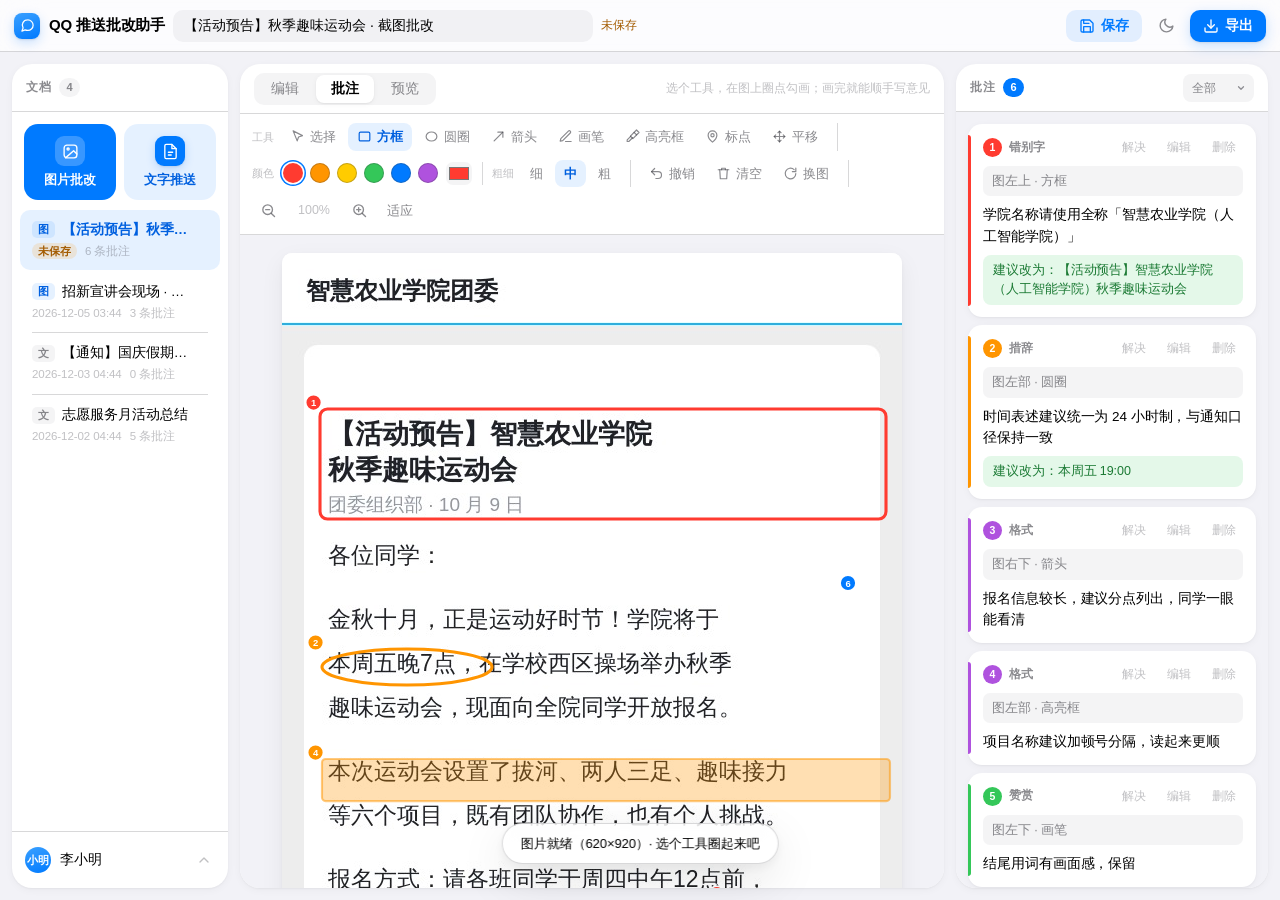
<file: src/_tmp/img-demo-view.html>
<!DOCTYPE html>
<html lang="zh-CN" data-theme="light">
<head>
<meta charset="UTF-8">
<meta name="viewport" content="width=device-width, initial-scale=1, viewport-fit=cover">
<meta name="color-scheme" content="light dark">
<title>QQ 推送批改助手</title>
<script>
/* 主题要在首帧之前定下来，否则深色模式会先闪一下白。
   这里只读 localStorage，不依赖任何后续脚本。 */
(function () {
  var t = 'light';
  try {
    var s = JSON.parse(localStorage.getItem('qqpc:settings') || '{}');
    if (s && s.theme === 'dark') t = 'dark';
    else if (s && s.theme === 'light') t = 'light';
    else if (window.matchMedia && window.matchMedia('(prefers-color-scheme: dark)').matches) t = 'dark';
  } catch (e) {}
  document.documentElement.setAttribute('data-theme', t);
})();
</script>
<style>
/* ============================================================
 * QQ 推送批改助手 · 样式表
 *
 * 设计取向：Apple（iOS / macOS 原生质感）
 *   1. 一切颜色走语义变量 —— 深色模式只覆盖变量，不动任何结构；
 *   2. 层级靠「留白 + 圆角 + 多层柔和阴影」，不靠描边和色块堆叠；
 *   3. 分割线一律 0.5px 发丝线；阴影一律多层小透明度叠加，不用单层大黑；
 *   4. 所有可交互元素都有过渡与 :active 缩放反馈；尊重 prefers-reduced-motion；
 *   5. 毛玻璃只用在「悬浮在内容之上」的固定层（顶栏、底部导航、弹层）。
 * ============================================================ */

/* ---------- 设计令牌 ---------- */
:root{
  --font-sans:-apple-system,BlinkMacSystemFont,"SF Pro Text","SF Pro Display","Helvetica Neue",
    "PingFang SC","Hiragino Sans GB","Microsoft YaHei",sans-serif;
  --font-emoji:"Apple Color Emoji","Segoe UI Emoji","Noto Color Emoji",sans-serif;

  /* 语义色 · 浅色 */
  --bg-base:#FFFFFF;
  --bg-grouped:#F2F2F7;
  --bg-elevated:#FFFFFF;
  --bg-sunken:#F2F2F7;
  --label-primary:#000000;
  --label-secondary:rgba(60,60,67,.60);
  --label-tertiary:rgba(60,60,67,.32);
  --separator:rgba(60,60,67,.20);
  --separator-strong:rgba(60,60,67,.29);
  --fill-quaternary:rgba(116,116,128,.08);
  --fill-tertiary:rgba(116,116,128,.12);
  --hover:rgba(116,116,128,.08);
  --accent:#007AFF;
  --accent-hover:#0071EB;
  --accent-ink:#0060DF;               /* 强调色系的可读文字色 */
  --accent-soft:rgba(0,122,255,.10);
  --accent-line:rgba(0,122,255,.22);
  --accent-ring:rgba(0,122,255,.20);
  --on-accent:#FFFFFF;
  --danger:#FF3B30;
  --danger-ink:#D70015;
  --danger-soft:rgba(255,59,48,.10);

  /* 多层柔和阴影 */
  --shadow-sm:0 1px 2px rgba(0,0,0,.04),0 2px 8px rgba(0,0,0,.04);
  --shadow-md:0 2px 4px rgba(0,0,0,.04),0 8px 24px rgba(0,0,0,.06);
  --shadow-lg:0 4px 12px rgba(0,0,0,.06),0 16px 48px rgba(0,0,0,.10);

  --r-xs:6px; --r-sm:10px; --r-md:14px; --r-lg:20px; --r-xl:28px; --r-pill:999px;

  --ease-standard:cubic-bezier(.32,.72,0,1);
  --ease-spring:cubic-bezier(.34,1.56,.64,1);
  --dur-fast:150ms; --dur-base:250ms; --dur-slow:400ms;

  /* 批注类型色（图形 / 圆点用饱和色，文字用 *-ink 保证对比度） */
  --c-typo:#FF3B30;      --c-typo-bg:rgba(255,59,48,.12);
  --c-wording:#FF9500;   --c-wording-bg:rgba(255,149,0,.15);   --c-wording-ink:#A35B00;
  --c-format:#AF52DE;    --c-format-bg:rgba(175,82,222,.12);
  --c-emoji:#32ADE6;     --c-emoji-bg:rgba(50,173,230,.14);    --c-emoji-ink:#0B6E96;
  --c-praise:#34C759;    --c-praise-bg:rgba(52,199,89,.13);    --c-praise-ink:#1B7A34;
  --c-general:#8E8E93;   --c-general-bg:rgba(142,142,147,.13);

  --topbar-h:52px;
  --mnav-h:56px;
  --scroll:rgba(60,60,67,.26);
  --scroll-hi:rgba(60,60,67,.42);

  --glass:rgba(255,255,255,.72);
}

html[data-theme="dark"]{
  --bg-base:#000000;
  --bg-grouped:#000000;
  --bg-elevated:#1C1C1E;
  --bg-sunken:#0C0C0E;
  --label-primary:#FFFFFF;
  --label-secondary:rgba(235,235,245,.60);
  --label-tertiary:rgba(235,235,245,.32);
  --separator:rgba(84,84,88,.60);
  --separator-strong:rgba(84,84,88,.65);
  --fill-quaternary:rgba(118,118,128,.24);
  --fill-tertiary:rgba(118,118,128,.32);
  --hover:rgba(118,118,128,.24);
  --accent:#0A84FF;
  --accent-hover:#3395FF;
  --accent-ink:#6BB4FF;
  --accent-soft:rgba(10,132,255,.18);
  --accent-line:rgba(10,132,255,.34);
  --accent-ring:rgba(10,132,255,.32);
  --on-accent:#FFFFFF;
  --danger:#FF453A;
  --danger-ink:#FF6961;
  --danger-soft:rgba(255,69,58,.16);

  --shadow-sm:0 1px 2px rgba(0,0,0,.5);
  --shadow-md:0 2px 6px rgba(0,0,0,.5),0 8px 24px rgba(0,0,0,.4);
  --shadow-lg:0 6px 20px rgba(0,0,0,.6),0 20px 56px rgba(0,0,0,.5);

  --c-typo:#FF453A;      --c-typo-bg:rgba(255,69,58,.18);
  --c-wording:#FF9F0A;   --c-wording-bg:rgba(255,159,10,.18);  --c-wording-ink:#FFC16B;
  --c-format:#BF5AF2;    --c-format-bg:rgba(191,90,242,.18);
  --c-emoji:#64D2FF;     --c-emoji-bg:rgba(100,210,255,.16);   --c-emoji-ink:#9BE2FF;
  --c-praise:#30D158;    --c-praise-bg:rgba(48,209,88,.16);    --c-praise-ink:#6FE396;
  --c-general:#98989D;   --c-general-bg:rgba(152,152,157,.18);

  --scroll:rgba(235,235,245,.22);
  --scroll-hi:rgba(235,235,245,.36);

  --glass:rgba(28,28,30,.72);
}

/* ---------- 全局基线 ---------- */
*{box-sizing:border-box;}
html,body{height:100%;}
body{
  margin:0;
  background:var(--bg-grouped);
  color:var(--label-primary);
  font-family:var(--font-sans);
  font-size:14px;
  line-height:1.47;
  letter-spacing:-.005em;
  -webkit-font-smoothing:antialiased;
  text-rendering:optimizeLegibility;
  display:flex;flex-direction:column;overflow:hidden;
  transition:background-color var(--dur-base) var(--ease-standard),color var(--dur-base) var(--ease-standard);
}
button{font-family:inherit;cursor:pointer;color:inherit;background:none;border:0;padding:0;
  -webkit-tap-highlight-color:transparent;}
input,textarea,select{font-family:inherit;}
.hidden{display:none !important;}
.grow{flex:1;min-width:0;}
svg.i{display:block;width:16px;height:16px;flex:none;}
:focus-visible{outline:2px solid var(--accent-ring);outline-offset:2px;border-radius:var(--r-xs);}
::selection{background:var(--accent-soft);}

/* 点击反馈（苹果按钮手感的关键） */
.btn:active,.btn-sm:active,.icon-btn:active,.new-btn:active,.it-btn:active,.fb-btn:active,
.tab:active,.doc-item-x:active,.ann-act:active,.menu button:active,.chip:active,.dlg-btn:active{
  transform:scale(.97);
}

/* ---------- 顶栏（毛玻璃 · 吸顶） ---------- */
.topbar{
  flex:none;display:flex;align-items:center;gap:8px;
  height:var(--topbar-h);padding:0 14px;
  background:var(--glass);
  -webkit-backdrop-filter:blur(20px) saturate(180%);
  backdrop-filter:blur(20px) saturate(180%);
  border-bottom:.5px solid var(--separator);
  z-index:40;
  transition:background-color var(--dur-base) var(--ease-standard),border-color var(--dur-base) var(--ease-standard);
}
.brand{display:flex;align-items:center;gap:9px;font-size:15px;font-weight:600;letter-spacing:-.01em;white-space:nowrap;}
.brand-mark{
  width:26px;height:26px;border-radius:8px;flex:none;
  display:flex;align-items:center;justify-content:center;
  background:linear-gradient(160deg,#3AA0FF,var(--accent));
  color:#fff;box-shadow:0 1px 2px rgba(0,0,0,.10),0 4px 12px var(--accent-ring);
}
.brand-mark svg{width:15px;height:15px;}
.title-input{
  flex:1;min-width:0;max-width:420px;height:32px;
  border:0;border-radius:var(--r-sm);
  padding:0 11px;font-size:14px;background:var(--fill-quaternary);color:var(--label-primary);outline:none;
  transition:background-color var(--dur-fast) var(--ease-standard),box-shadow var(--dur-fast) var(--ease-standard);
}
.title-input::placeholder{color:var(--label-tertiary);}
.title-input:hover{background:var(--fill-tertiary);}
.title-input:focus{background:var(--bg-elevated);box-shadow:0 0 0 3px var(--accent-ring);}
.save-hint{font-size:12px;color:var(--label-tertiary);white-space:nowrap;letter-spacing:0;
  transition:color var(--dur-fast) var(--ease-standard);}
.save-hint.dirty{color:var(--c-wording-ink);font-weight:500;}

/* 通用按钮 */
.btn{
  display:inline-flex;align-items:center;gap:6px;justify-content:center;
  height:32px;padding:0 13px;border-radius:var(--r-sm);
  border:0;background:var(--fill-quaternary);color:var(--label-primary);
  font-size:13.5px;font-weight:500;white-space:nowrap;
  transition:background-color var(--dur-fast) var(--ease-standard),color var(--dur-fast) var(--ease-standard),
             opacity var(--dur-fast) var(--ease-standard),transform var(--dur-fast) var(--ease-standard),
             box-shadow var(--dur-fast) var(--ease-standard);
}
.btn:hover{background:var(--fill-tertiary);}
.btn-primary{
  background:var(--accent);color:var(--on-accent);font-weight:600;
  box-shadow:0 1px 2px rgba(0,0,0,.08),0 4px 14px var(--accent-ring);
}
.btn-primary:hover{background:var(--accent-hover);}
.btn-save{color:var(--accent);background:var(--accent-soft);font-weight:600;}
.btn-save:hover{background:var(--accent-line);}
.btn-save:disabled{
  color:var(--label-tertiary);background:var(--fill-quaternary);
  font-weight:500;cursor:default;box-shadow:none;
}
.btn-save:disabled:active{transform:none;}
.btn-txt{white-space:nowrap;}

/* 图标按钮 */
.icon-btn{
  width:32px;height:32px;flex:none;border-radius:var(--r-sm);
  display:inline-flex;align-items:center;justify-content:center;
  color:var(--label-secondary);
  transition:background-color var(--dur-fast) var(--ease-standard),color var(--dur-fast) var(--ease-standard),
             transform var(--dur-fast) var(--ease-standard);
}
.icon-btn:hover{background:var(--fill-quaternary);color:var(--label-primary);}
.icon-btn svg{width:17px;height:17px;}

/* 批注人 */
.who{
  display:flex;align-items:center;gap:7px;height:32px;padding:0 10px 0 4px;
  border:0;border-radius:var(--r-pill);background:var(--fill-quaternary);
  transition:background-color var(--dur-fast) var(--ease-standard),transform var(--dur-fast) var(--ease-standard);
}
.who:hover{background:var(--fill-tertiary);}
.who.is-empty{color:var(--label-secondary);}
.avatar{
  width:24px;height:24px;border-radius:50%;flex:none;
  display:inline-flex;align-items:center;justify-content:center;
  background:linear-gradient(160deg,#3AA0FF,var(--accent));
  color:#fff;font-size:10.5px;font-weight:600;letter-spacing:-.02em;line-height:1;
  font-family:"PingFang SC","Microsoft YaHei",sans-serif;
}
.who.is-empty .avatar{background:var(--fill-tertiary);color:var(--label-secondary);}
.avatar-lg{width:40px;height:40px;font-size:15px;}
.who-name{font-size:13px;font-weight:500;max-width:96px;overflow:hidden;text-overflow:ellipsis;white-space:nowrap;}

/* 批注人（左栏底部 · 常驻设置项） */
.who-foot{
  position:relative;flex:none;padding:8px;
  border-top:.5px solid var(--separator);
}
.who-foot .who{
  width:100%;height:40px;gap:9px;padding:0 8px 0 5px;
  border-radius:var(--r-sm);background:transparent;text-align:left;
}
.who-foot .who:hover{background:var(--hover);}
.who-foot .who:active{transform:scale(.985);}
.who-foot .who .avatar{width:26px;height:26px;font-size:11px;}
.who-foot .who-name{
  max-width:132px;font-size:13.5px;font-weight:500;letter-spacing:-.005em;
}
.who-chev{width:15px;height:15px;flex:none;color:var(--label-tertiary);}
/* 弹层挂在边栏底部，所以向上展开、宽度跟随边栏 */
.who-foot .pop{
  left:8px;right:8px;top:auto;bottom:calc(100% + 6px);width:auto;padding:14px;
  animation:popOutUp var(--dur-base) var(--ease-standard);
}
.who-foot .pop-row{gap:10px;}
.who-foot .avatar-lg{width:34px;height:34px;font-size:13px;}
@keyframes popOutUp{from{opacity:0;transform:translateY(6px) scale(.98);}to{opacity:1;transform:none;}}

/* 弹出层（批注人 / 导出菜单共用质感） */
.menu-wrap{position:relative;}
.menu,.pop{
  position:absolute;right:0;top:calc(100% + 8px);
  background:var(--bg-elevated);
  border:.5px solid var(--separator);
  border-radius:var(--r-md);
  box-shadow:var(--shadow-lg);
  z-index:60;
  animation:popIn var(--dur-base) var(--ease-standard);
  overflow:hidden;
}
@keyframes popIn{from{opacity:0;transform:translateY(-6px) scale(.98);}to{opacity:1;transform:none;}}

.menu{min-width:250px;padding:5px;}
.menu button{
  display:flex;align-items:center;gap:10px;width:100%;text-align:left;
  padding:9px 11px;border-radius:var(--r-sm);font-size:13.5px;color:var(--label-primary);
  transition:background-color var(--dur-fast) var(--ease-standard),transform var(--dur-fast) var(--ease-standard);
}
.menu button:hover{background:var(--hover);}
.menu button svg{width:16px;height:16px;flex:none;color:var(--label-tertiary);}
.menu button:hover svg{color:var(--accent);}
.menu-sep{height:.5px;background:var(--separator);margin:5px 8px;}
.menu-group{
  font-size:11px;font-weight:600;letter-spacing:.06em;color:var(--label-tertiary);
  padding:10px 11px 4px;text-transform:uppercase;
}

.pop{width:268px;padding:16px;}
.pop-title{font-size:15px;font-weight:600;letter-spacing:-.01em;margin-bottom:12px;}
.pop-row{display:flex;align-items:center;gap:12px;}
.pop-input{
  flex:1;min-width:0;height:34px;border:0;border-radius:var(--r-sm);
  padding:0 11px;font-size:14px;background:var(--fill-quaternary);color:var(--label-primary);outline:none;
  transition:background-color var(--dur-fast) var(--ease-standard),box-shadow var(--dur-fast) var(--ease-standard);
}
.pop-input:focus{background:var(--bg-elevated);box-shadow:0 0 0 3px var(--accent-ring);}
.pop-hint{font-size:12px;color:var(--label-tertiary);margin:10px 0 14px;line-height:1.45;}
.pop-actions{display:flex;gap:8px;justify-content:flex-end;}

/* ---------- 三栏 ---------- */
.layout{flex:1;display:grid;grid-template-columns:216px minmax(0,1fr) 312px;gap:12px;padding:12px;min-height:0;}
.col{
  background:var(--bg-elevated);
  border-radius:var(--r-lg);
  display:flex;flex-direction:column;min-height:0;overflow:hidden;
  box-shadow:var(--shadow-sm);
  transition:background-color var(--dur-base) var(--ease-standard);
}
.col-head{
  flex:none;display:flex;align-items:center;gap:8px;min-height:48px;
  padding:0 14px;border-bottom:.5px solid var(--separator);
  font-size:12px;font-weight:600;color:var(--label-secondary);letter-spacing:.06em;text-transform:uppercase;
}
.col-title{white-space:nowrap;}
.badge{
  min-width:20px;height:19px;padding:0 7px;border-radius:var(--r-pill);
  background:var(--accent);color:var(--on-accent);
  font-size:11px;font-weight:600;letter-spacing:0;text-transform:none;
  display:inline-flex;align-items:center;justify-content:center;
  font-variant-numeric:tabular-nums;
}
.badge-soft{
  min-width:20px;height:19px;padding:0 7px;border-radius:var(--r-pill);
  background:var(--fill-quaternary);color:var(--label-secondary);
  font-size:11px;font-weight:600;letter-spacing:0;text-transform:none;
  display:inline-flex;align-items:center;justify-content:center;
  font-variant-numeric:tabular-nums;
}
.muted-sm{font-size:12px;color:var(--label-tertiary);font-weight:400;letter-spacing:0;text-transform:none;}

/* 左栏：新建入口（置于顶部，醒目） */
.new-row{flex:none;display:flex;gap:8px;padding:12px 12px 10px;}
.new-btn{
  flex:1;min-width:0;display:flex;flex-direction:column;align-items:center;gap:6px;
  padding:12px 6px 11px;border-radius:var(--r-md);
  background:var(--accent-soft);color:var(--accent-ink);
  font-size:12.5px;font-weight:600;letter-spacing:-.005em;
  transition:background-color var(--dur-fast) var(--ease-standard),transform var(--dur-fast) var(--ease-standard),
             box-shadow var(--dur-fast) var(--ease-standard);
}
.new-btn:hover{background:var(--accent-line);box-shadow:var(--shadow-sm);}
/* 主推入口（图片批改）：实心强调色，一眼看出推荐走这条 */
.new-btn.is-primary{background:var(--accent);color:var(--on-accent);}
.new-btn.is-primary:hover{background:var(--accent-hover);box-shadow:var(--shadow-sm);}
.new-btn.is-primary .new-ico{background:rgba(255,255,255,.22);color:var(--on-accent);box-shadow:none;}
.new-ico{
  width:30px;height:30px;border-radius:9px;flex:none;
  display:flex;align-items:center;justify-content:center;
  background:var(--accent);color:var(--on-accent);
  box-shadow:0 1px 2px rgba(0,0,0,.08),0 3px 10px var(--accent-ring);
}
.new-ico svg{width:17px;height:17px;}
.new-txt{white-space:nowrap;overflow:hidden;text-overflow:ellipsis;max-width:100%;}

/* 左栏：文档列表 */
.doc-list{flex:1;overflow-y:auto;padding:0 8px 10px;}
.doc-item{
  position:relative;padding:10px 32px 10px 12px;border-radius:var(--r-sm);
  cursor:pointer;margin-bottom:2px;
  transition:background-color var(--dur-fast) var(--ease-standard),transform var(--dur-fast) var(--ease-standard);
}
.doc-item+.doc-item::before{
  content:"";position:absolute;left:12px;right:12px;top:-1px;height:.5px;background:var(--separator);
}
.doc-item:hover{background:var(--hover);}
.doc-item.is-active{background:var(--accent-soft);}
.doc-item.is-active::before,.doc-item.is-active+.doc-item::before{opacity:0;}
.doc-item-head{display:flex;align-items:center;gap:7px;margin-bottom:3px;min-width:0;}
.doc-item-title{
  flex:1;min-width:0;font-size:13.5px;font-weight:500;letter-spacing:-.005em;
  white-space:nowrap;overflow:hidden;text-overflow:ellipsis;
}
.doc-item.is-active .doc-item-title{color:var(--accent-ink);font-weight:600;}
.doc-item-meta{font-size:11.5px;color:var(--label-tertiary);display:flex;gap:8px;align-items:center;
  font-variant-numeric:tabular-nums;}
.doc-unsaved{
  display:inline-block;padding:0 6px;border-radius:var(--r-pill);
  background:var(--c-wording-bg);color:var(--c-wording-ink);
  font-size:10.5px;font-weight:600;line-height:16px;letter-spacing:0;
}
.doc-item-x{
  position:absolute;right:6px;top:50%;transform:translateY(-50%);
  width:22px;height:22px;border-radius:50%;display:flex;align-items:center;justify-content:center;
  color:var(--label-tertiary);opacity:0;
  transition:opacity var(--dur-fast) var(--ease-standard),background-color var(--dur-fast) var(--ease-standard),
             color var(--dur-fast) var(--ease-standard),transform var(--dur-fast) var(--ease-standard);
}
.doc-item-x svg{width:13px;height:13px;}
.doc-item:hover .doc-item-x{opacity:1;}
.doc-item-x:hover{background:var(--danger-soft);color:var(--danger);}

/* 文档列表里的类型标识 */
.doc-kind{
  flex:none;font-size:10.5px;font-weight:600;line-height:17px;
  padding:0 6px;border-radius:5px;background:var(--fill-quaternary);color:var(--label-secondary);
  letter-spacing:.02em;
}
.doc-kind.k-img{background:var(--accent-soft);color:var(--accent-ink);}

/* 中栏 */
.tabs{
  flex:none;display:flex;align-items:center;gap:10px;min-height:50px;
  padding:0 14px;border-bottom:.5px solid var(--separator);
}
.segmented{
  display:inline-flex;align-items:center;gap:2px;padding:2px;flex:none;
  background:var(--fill-quaternary);border-radius:var(--r-sm);
}
.tab{
  border-radius:8px;padding:5px 15px;font-size:13.5px;color:var(--label-secondary);font-weight:500;
  white-space:nowrap;
  transition:background-color var(--dur-base) var(--ease-standard),color var(--dur-base) var(--ease-standard),
             box-shadow var(--dur-base) var(--ease-standard),transform var(--dur-fast) var(--ease-standard);
}
.tab:hover{color:var(--label-primary);}
.tab.is-active{
  background:var(--bg-elevated);color:var(--label-primary);font-weight:600;
  box-shadow:0 1px 2px rgba(0,0,0,.06),0 1px 6px rgba(0,0,0,.04);
}
html[data-theme="dark"] .tab.is-active{background:#3A3A3C;}

.canvas-wrap{flex:1;overflow-y:auto;padding:22px 24px;position:relative;min-height:0;}

.bubble{
  background:var(--bg-sunken);border-radius:var(--r-lg);
  padding:22px 24px;font-size:17px;line-height:1.7;letter-spacing:-.005em;color:var(--label-primary);
  white-space:pre-wrap;word-break:break-word;max-width:780px;
}
.bubble.is-preview{background:var(--bg-elevated);box-shadow:var(--shadow-sm);}

.editor{
  width:100%;min-height:420px;height:100%;resize:vertical;
  border:0;border-radius:var(--r-lg);
  padding:20px 22px;font-size:17px;line-height:1.7;letter-spacing:-.005em;color:var(--label-primary);
  background:var(--bg-elevated);box-shadow:0 0 0 1px var(--separator);
  outline:none;display:block;
  transition:box-shadow var(--dur-fast) var(--ease-standard),background-color var(--dur-fast) var(--ease-standard);
}
.editor::placeholder{color:var(--label-tertiary);}
.editor:focus{box-shadow:0 0 0 3px var(--accent-ring);}

/* 正文片段 */
.seg{white-space:pre-wrap;}
.qq-emoji{
  display:inline-block;font-style:normal;line-height:1;
  font-size:1.15em;vertical-align:-2px;padding:0 1px;
  font-family:var(--font-emoji);
}
.hl{border-radius:4px;padding:2px 0;cursor:pointer;
  transition:filter var(--dur-fast) var(--ease-standard),box-shadow var(--dur-fast) var(--ease-standard);}
.hl:hover{filter:brightness(.96);}
html[data-theme="dark"] .hl:hover{filter:brightness(1.22);}
.hl-typo{background:var(--c-typo-bg);box-shadow:inset 0 -1.5px 0 var(--c-typo);}
.hl-wording{background:var(--c-wording-bg);box-shadow:inset 0 -1.5px 0 var(--c-wording);}
.hl-format{background:var(--c-format-bg);box-shadow:inset 0 -1.5px 0 var(--c-format);}
.hl-emoji{background:var(--c-emoji-bg);box-shadow:inset 0 -1.5px 0 var(--c-emoji);}
.hl-praise{background:var(--c-praise-bg);box-shadow:inset 0 -1.5px 0 var(--c-praise);}
.hl-general{background:var(--c-general-bg);box-shadow:inset 0 -1.5px 0 var(--c-general);}
.hl-multi{outline:1px dashed var(--accent-line);outline-offset:1px;}
.hl.is-focus{box-shadow:0 0 0 3px var(--accent-ring);}
.seg.is-lost,.qq-emoji.is-lost{opacity:.45;}

/* 浮动批注工具条 */
.floating-bar{
  position:fixed;z-index:70;
  background:var(--glass);
  -webkit-backdrop-filter:blur(20px) saturate(180%);
  backdrop-filter:blur(20px) saturate(180%);
  border:.5px solid var(--separator);
  border-radius:var(--r-md);
  box-shadow:var(--shadow-lg);padding:6px;
  display:flex;gap:3px;align-items:center;max-width:660px;
  animation:popIn var(--dur-base) var(--ease-standard);
}
.fb-btn{
  display:inline-flex;align-items:center;gap:6px;
  border-radius:8px;padding:6px 11px;font-size:13px;white-space:nowrap;color:var(--label-primary);
  transition:background-color var(--dur-fast) var(--ease-standard),transform var(--dur-fast) var(--ease-standard);
}
.fb-btn:hover{background:var(--hover);}
.fb-btn.is-solid{background:var(--accent);color:var(--on-accent);font-weight:600;}
.fb-btn.is-solid:hover{background:var(--accent-hover);}
.fb-tip{font-size:12.5px;padding:6px 10px;color:var(--label-secondary);white-space:nowrap;}
.fb-dot{width:7px;height:7px;border-radius:50%;display:inline-block;flex:none;}

.composer{display:flex;flex-direction:column;gap:8px;width:440px;padding:4px;}
.composer-quote{
  font-size:12.5px;color:var(--label-secondary);background:var(--fill-quaternary);
  border-radius:8px;padding:7px 10px;white-space:nowrap;overflow:hidden;text-overflow:ellipsis;
}
.composer textarea{
  width:100%;min-height:76px;resize:vertical;border:0;border-radius:var(--r-sm);
  padding:10px 12px;font-size:13.5px;line-height:1.6;outline:none;color:var(--label-primary);
  background:var(--fill-quaternary);
  transition:background-color var(--dur-fast) var(--ease-standard),box-shadow var(--dur-fast) var(--ease-standard);
}
.composer input{
  width:100%;height:34px;border:0;border-radius:var(--r-sm);
  padding:0 12px;font-size:13.5px;outline:none;color:var(--label-primary);background:var(--fill-quaternary);
  transition:background-color var(--dur-fast) var(--ease-standard),box-shadow var(--dur-fast) var(--ease-standard);
}
.composer textarea:focus,.composer input:focus{background:var(--bg-elevated);box-shadow:0 0 0 3px var(--accent-ring);}
.composer-row{display:flex;align-items:center;gap:8px;}
.composer-lab{font-size:12px;color:var(--label-tertiary);white-space:nowrap;}
.chips{display:flex;gap:6px;flex-wrap:wrap;}
.chip{
  border:0;background:var(--fill-quaternary);color:var(--label-secondary);
  border-radius:var(--r-pill);padding:4px 11px;font-size:12px;
  transition:background-color var(--dur-fast) var(--ease-standard),color var(--dur-fast) var(--ease-standard),
             transform var(--dur-fast) var(--ease-standard);
}
.chip:hover{background:var(--fill-tertiary);color:var(--label-primary);}
.chip.is-on{background:var(--bg-elevated);box-shadow:inset 0 0 0 1.5px currentColor,var(--shadow-sm);font-weight:600;}
.composer-actions{display:flex;gap:8px;justify-content:flex-end;}
.btn-sm{
  display:inline-flex;align-items:center;justify-content:center;gap:5px;
  height:32px;padding:0 14px;border-radius:var(--r-sm);font-size:13.5px;font-weight:500;
  border:0;background:var(--fill-quaternary);color:var(--label-primary);
  transition:background-color var(--dur-fast) var(--ease-standard),color var(--dur-fast) var(--ease-standard),
             transform var(--dur-fast) var(--ease-standard),box-shadow var(--dur-fast) var(--ease-standard);
}
.btn-sm:hover{background:var(--fill-tertiary);}
.btn-sm.primary{background:var(--accent);color:var(--on-accent);font-weight:600;}
.btn-sm.primary:hover{background:var(--accent-hover);}

/* 右栏：批注清单 */
.mini-select{
  height:28px;border:0;border-radius:8px;padding:0 26px 0 9px;
  font-size:12px;font-weight:500;color:var(--label-secondary);background:var(--fill-quaternary);
  outline:none;max-width:104px;appearance:none;-webkit-appearance:none;
  background-image:url("data:image/svg+xml;utf8,<svg xmlns='http://www.w3.org/2000/svg' width='10' height='10' viewBox='0 0 24 24' fill='none' stroke='%238E8E93' stroke-width='3' stroke-linecap='round' stroke-linejoin='round'><path d='m6 9 6 6 6-6'/></svg>");
  background-repeat:no-repeat;background-position:right 8px center;
  transition:background-color var(--dur-fast) var(--ease-standard);
}
.mini-select:hover{background-color:var(--fill-tertiary);}
.ann-list{flex:1;overflow-y:auto;padding:12px;background:var(--bg-grouped);}
.ann-card{
  position:relative;background:var(--bg-elevated);
  border-radius:var(--r-md);padding:12px 13px 12px 15px;margin-bottom:8px;
  cursor:pointer;box-shadow:var(--shadow-sm);
  transition:box-shadow var(--dur-base) var(--ease-standard),transform var(--dur-fast) var(--ease-standard);
  animation:fadeInUp var(--dur-slow) var(--ease-standard) both;
}
@keyframes fadeInUp{from{opacity:0;transform:translateY(10px);}to{opacity:1;transform:none;}}
.ann-card::before{
  content:"";position:absolute;left:0;top:11px;bottom:11px;width:3px;border-radius:0 3px 3px 0;
  background:var(--c-general);
}
.ann-card:hover{box-shadow:var(--shadow-md);transform:translateY(-1px);}
.ann-card.is-focus{box-shadow:0 0 0 3px var(--accent-ring),var(--shadow-md);}
.ann-card.is-done{opacity:.55;}
.ann-card.is-done .ann-body{text-decoration:line-through;text-decoration-color:var(--label-tertiary);}
.ann-card.t-typo::before{background:var(--c-typo);}
.ann-card.t-wording::before{background:var(--c-wording);}
.ann-card.t-format::before{background:var(--c-format);}
.ann-card.t-emoji::before{background:var(--c-emoji);}
.ann-card.t-praise::before{background:var(--c-praise);}
.ann-card.t-general::before{background:var(--c-general);}
.ann-top{display:flex;align-items:center;gap:7px;margin-bottom:7px;}
.ann-no{
  min-width:19px;height:19px;border-radius:50%;background:var(--c-general);color:#fff;
  font-size:10.5px;font-weight:700;display:inline-flex;align-items:center;justify-content:center;flex:none;
  font-variant-numeric:tabular-nums;
}
.ann-card.t-typo .ann-no{background:var(--c-typo);}
.ann-card.t-wording .ann-no{background:var(--c-wording);}
.ann-card.t-format .ann-no{background:var(--c-format);}
.ann-card.t-emoji .ann-no{background:var(--c-emoji);}
.ann-card.t-praise .ann-no{background:var(--c-praise);}
.ann-type{font-size:12px;font-weight:600;color:var(--label-secondary);letter-spacing:-.005em;}
.ann-act{
  border-radius:6px;font-size:12px;padding:3px 7px;color:var(--label-tertiary);
  transition:background-color var(--dur-fast) var(--ease-standard),color var(--dur-fast) var(--ease-standard),
             transform var(--dur-fast) var(--ease-standard);
}
.ann-act:hover{background:var(--fill-quaternary);color:var(--label-primary);}
.ann-quote{
  font-size:12.5px;color:var(--label-secondary);background:var(--fill-quaternary);
  border-radius:7px;padding:6px 9px;margin-bottom:8px;
  overflow:hidden;text-overflow:ellipsis;white-space:nowrap;
}
.ann-body{font-size:13.5px;line-height:1.6;color:var(--label-primary);word-break:break-word;letter-spacing:-.005em;}
.ann-sug{
  margin-top:7px;font-size:12.5px;line-height:1.55;color:var(--c-praise-ink);
  background:var(--c-praise-bg);border-radius:8px;padding:6px 10px;word-break:break-word;
}
.ann-warn{
  margin-top:7px;font-size:12px;color:var(--c-wording-ink);background:var(--c-wording-bg);
  border-radius:8px;padding:6px 10px;line-height:1.6;
}
.ann-warn button{
  color:var(--c-wording-ink);text-decoration:underline;font-size:12px;padding:0 3px;
}
.empty{
  padding:40px 18px;text-align:center;color:var(--label-tertiary);font-size:13px;line-height:1.85;
}

/* ---------- 通用弹窗 ---------- */
.dlg{position:fixed;inset:0;z-index:120;display:flex;align-items:center;justify-content:center;padding:24px;}
.dlg-mask{
  position:absolute;inset:0;background:rgba(0,0,0,.32);
  -webkit-backdrop-filter:blur(2px);backdrop-filter:blur(2px);
  animation:fadeIn var(--dur-base) var(--ease-standard);
}
html[data-theme="dark"] .dlg-mask{background:rgba(0,0,0,.55);}
@keyframes fadeIn{from{opacity:0;}to{opacity:1;}}
.dlg-card{
  position:relative;width:100%;max-width:310px;overflow:hidden;
  background:var(--bg-elevated);border-radius:var(--r-md);
  box-shadow:var(--shadow-lg);
  animation:dlgIn var(--dur-slow) var(--ease-spring);
}
@keyframes dlgIn{from{opacity:0;transform:scale(.9);}to{opacity:1;transform:none;}}
.dlg-body{padding:20px 20px 16px;text-align:center;}
.dlg-title{font-size:17px;font-weight:600;letter-spacing:-.02em;line-height:1.3;}
.dlg-msg{font-size:13px;color:var(--label-secondary);line-height:1.5;margin-top:6px;word-break:break-word;white-space:pre-line;}
.dlg-msg:empty{display:none;}
.dlg-fields{margin-top:16px;text-align:left;}
.dlg-flabel{font-size:12px;font-weight:600;color:var(--label-secondary);margin:10px 2px 6px;}
.dlg-flabel:first-child{margin-top:0;}
.dlg-finput{
  width:100%;min-width:0;border:0;border-radius:var(--r-sm);
  padding:9px 11px;font-size:14px;line-height:1.5;font-family:inherit;
  background:var(--fill-quaternary);color:var(--label-primary);outline:none;resize:vertical;
  transition:background-color var(--dur-fast) var(--ease-standard),box-shadow var(--dur-fast) var(--ease-standard);
}
textarea.dlg-finput{min-height:74px;}
.dlg-finput:focus{background:var(--bg-elevated);box-shadow:0 0 0 3px var(--accent-ring);}
.dlg-acts{display:flex;flex-direction:column;border-top:.5px solid var(--separator);}
.dlg-btn{
  height:44px;width:100%;font-size:17px;font-weight:400;color:var(--accent);
  border-top:.5px solid var(--separator);
  transition:background-color var(--dur-fast) var(--ease-standard),transform var(--dur-fast) var(--ease-standard);
}
.dlg-btn:first-child{border-top:0;}
.dlg-btn:hover{background:var(--hover);}
.dlg-btn.is-primary{font-weight:600;}
.dlg-btn.is-destructive{color:var(--danger);}
.dlg-btn.is-ghost{color:var(--label-secondary);}

/* toast */
.toast{
  position:fixed;left:50%;bottom:36px;transform:translateX(-50%);
  background:var(--glass);color:var(--label-primary);font-size:13px;font-weight:500;
  -webkit-backdrop-filter:blur(20px) saturate(180%);
  backdrop-filter:blur(20px) saturate(180%);
  border:.5px solid var(--separator);
  padding:10px 18px;border-radius:var(--r-pill);z-index:99;pointer-events:none;
  box-shadow:var(--shadow-lg);max-width:80vw;
  animation:toastIn var(--dur-slow) var(--ease-spring);
}
@keyframes toastIn{from{opacity:0;transform:translateX(-50%) translateY(10px) scale(.96);}to{opacity:1;transform:translateX(-50%) translateY(0) scale(1);}}

/* 滚动条 */
::-webkit-scrollbar{width:10px;height:10px;}
::-webkit-scrollbar-thumb{background:var(--scroll);border-radius:6px;border:3px solid transparent;background-clip:content-box;}
::-webkit-scrollbar-thumb:hover{background:var(--scroll-hi);background-clip:content-box;}
::-webkit-scrollbar-track{background:transparent;}

/* ---------- 图片批改 ---------- */
.img-stage{position:absolute;inset:0;display:flex;flex-direction:column;background:var(--bg-sunken);}
.img-tools{
  flex:none;display:flex;align-items:center;gap:9px;flex-wrap:wrap;
  padding:9px 12px;background:var(--bg-elevated);border-bottom:.5px solid var(--separator);
}
.it-group{display:flex;align-items:center;gap:3px;padding-right:10px;border-right:.5px solid var(--separator);}
.it-group:last-child{border-right:0;padding-right:0;}
.it-lab{font-size:11px;color:var(--label-tertiary);margin-right:3px;white-space:nowrap;letter-spacing:.04em;}
.it-btn{
  display:inline-flex;align-items:center;gap:5px;
  border:0;border-radius:8px;padding:6px 9px;
  font-size:13px;font-weight:500;color:var(--label-secondary);line-height:1.2;white-space:nowrap;
  transition:background-color var(--dur-fast) var(--ease-standard),color var(--dur-fast) var(--ease-standard),
             transform var(--dur-fast) var(--ease-standard);
}
.it-btn svg{width:15px;height:15px;}
.it-btn:hover{background:var(--hover);color:var(--label-primary);}
.it-btn.is-on{background:var(--accent-soft);color:var(--accent-ink);font-weight:600;}
/* 色块：选中环收窄 + 拉开间距，避免和相邻色块/取色器挤在一起 */
.sw{
  width:20px;height:20px;border-radius:50%;border:0;padding:0;margin:0 2px;
  box-shadow:0 0 0 1px var(--separator-strong) inset;
  transition:box-shadow var(--dur-fast) var(--ease-standard),transform var(--dur-fast) var(--ease-standard);
}
.sw:hover{transform:scale(1.1);}
.sw.is-on{box-shadow:0 0 0 1.5px var(--bg-elevated),0 0 0 3px var(--accent);}
.it-color{
  width:26px;height:23px;padding:1px;margin-left:3px;border:0;border-radius:7px;background:var(--fill-quaternary);
  cursor:pointer;transition:background-color var(--dur-fast) var(--ease-standard);
}
.it-color:hover{background:var(--fill-tertiary);}

/* 成对出现的工具图标键：只有图标没有文字，左右收一收 */
.it-btn.ic{padding:6px 8px;}
.it-btn.ic svg{width:17px;height:17px;}
/* 当前倍率。等宽数字，免得 100% → 99.9% 时按钮自己抖一下 */
.it-pct{
  min-width:54px;justify-content:center;padding:6px 6px;
  font-variant-numeric:tabular-nums;font-size:12.5px;color:var(--label-tertiary);
}
.it-pct:hover{color:var(--label-primary);}
.it-zoom{gap:2px;}

.img-board{flex:1;overflow:auto;position:relative;display:flex;flex-direction:column;padding:18px;min-height:0;-webkit-overflow-scrolling:touch;}
.img-holder{
  /* flex:none 这一条是整个「比例失真」问题的解药，别删：
     这块卡片是 .img-board（纵向 flex）的子项，默认 flex-shrink:1。
     图比画布高的时候，flex 会把卡片的高度压到画布高度，
     而图片是 width/height:100% 撑满卡片的 —— 于是整张图被纵向压扁，
     宽高比当场失真（1600 高的图能被压成 687，比例从 0.38 变成 0.87）。
     这就是「传入图会压缩图片比例」的真正原因：不是缩放算法，是布局。
     居中改由 applyView 用 marginLeft/Top 算 —— 图比画布大时要能贴左上，
     让溢出的那一截滚得到；margin:auto 在溢出时会把左上角缩进负方向。 */
  flex:none;margin:0;position:relative;line-height:0;background:var(--bg-elevated);
  border-radius:var(--r-sm);box-shadow:var(--shadow-md);overflow:hidden;
}
.img-holder img{display:block;width:100%;height:100%;-webkit-user-drag:none;user-select:none;}
.img-holder svg{position:absolute;left:0;top:0;width:100%;height:100%;touch-action:none;}
.img-holder svg[data-tool="select"]{cursor:default;}
.img-holder svg[data-tool]:not([data-tool="select"]){cursor:crosshair;}
.img-holder svg[data-tool="pan"]{cursor:grab;}
.img-holder svg.is-panning{cursor:grabbing;}
.img-holder svg.is-locked{pointer-events:none;}

.img-drop{
  /* 同上：纵向 flex 的子项，不加 flex:none 时内容一高就被压扁 */
  flex:none;margin:auto;width:100%;max-width:440px;text-align:center;color:var(--label-tertiary);
  border-radius:var(--r-xl);background:var(--bg-elevated);padding:44px 28px;
  box-shadow:var(--shadow-sm);
  transition:box-shadow var(--dur-base) var(--ease-standard),background-color var(--dur-base) var(--ease-standard);
}
.img-drop.is-over{background:var(--accent-soft);box-shadow:0 0 0 3px var(--accent-ring);}
.img-drop-ico{
  width:56px;height:56px;margin:0 auto 16px;border-radius:16px;
  display:flex;align-items:center;justify-content:center;
  background:var(--accent-soft);color:var(--accent);
}
.img-drop-ico svg{width:26px;height:26px;}
.img-drop-t{font-size:17px;font-weight:600;letter-spacing:-.015em;color:var(--label-primary);margin-bottom:8px;}
.img-drop-s{font-size:13px;line-height:1.6;margin-bottom:20px;}

.img-composer{
  position:fixed;z-index:80;
  background:var(--bg-elevated);border-radius:var(--r-md);padding:12px;
  box-shadow:var(--shadow-lg);
  animation:popIn var(--dur-base) var(--ease-standard);
}

.svg-hit{cursor:pointer;}
.svg-hit.is-sel{filter:drop-shadow(0 0 4px var(--accent));}

/* ---------- 移动端底部导航（毛玻璃 · 固定） ---------- */
.mnav{
  display:none;flex:none;
  border-top:.5px solid var(--separator);
  background:var(--glass);
  -webkit-backdrop-filter:blur(20px) saturate(180%);
  backdrop-filter:blur(20px) saturate(180%);
  padding-bottom:env(safe-area-inset-bottom);
  z-index:45;
}
.mnav button{
  flex:1;display:flex;flex-direction:column;align-items:center;justify-content:center;gap:3px;
  height:var(--mnav-h);font-size:11px;color:var(--label-secondary);position:relative;
  transition:color var(--dur-base) var(--ease-standard),transform var(--dur-fast) var(--ease-standard);
}
.mnav button svg{width:22px;height:22px;}
.mnav button.is-on{color:var(--accent);}
.mnav button:active{transform:scale(.94);}

/* ---------- 窄屏 ---------- */
@media (max-width:1240px){
  .layout{grid-template-columns:200px minmax(0,1fr) 288px;}
}

@media (max-width:980px){
  .topbar{padding:0 10px;gap:6px;}
  .brand-text{display:none;}
  .save-hint{display:none;}
  .title-input{max-width:none;}
  .btn-save .btn-txt,.btn-primary .btn-txt{display:none;}
  .btn-save,.btn-primary{width:34px;padding:0;}

  /* 批注人在边栏底部，窄屏下仍要显示姓名（它不在顶栏了） */
  .who-foot{padding:10px 12px;}
  .who-foot .who-name{display:block;max-width:none;}
  .who-foot .who{height:46px;}
  .who-foot .pop{padding:16px;}

  .layout{grid-template-columns:minmax(0,1fr);padding:0;gap:0;}
  .layout > .col{border-radius:0;box-shadow:none;}
  .col-center{min-height:0;}

  body[data-mview="docs"] .col-center,body[data-mview="docs"] .col-right{display:none;}
  body[data-mview="main"] .col-left,body[data-mview="main"] .col-right{display:none;}
  body[data-mview="ann"]  .col-left,body[data-mview="ann"]  .col-center{display:none;}

  .mnav{display:flex;}
  .new-row{padding:12px 12px 12px;}
  .new-btn{flex-direction:row;justify-content:center;padding:12px 8px;}
  .doc-item{padding:13px 36px 13px 14px;}
  .doc-item-title{font-size:15px;}
  .doc-item-x{opacity:1;width:28px;height:28px;}
  .doc-item-x svg{width:16px;height:16px;}
  .ann-act{padding:5px 10px;font-size:13px;}

  .canvas-wrap{padding:14px;}
  .bubble{padding:18px;font-size:16px;line-height:1.72;}
  .editor{min-height:56vh;padding:16px;font-size:16px;line-height:1.72;}

  .tabs .muted-sm{min-width:0;overflow:hidden;text-overflow:ellipsis;white-space:nowrap;}
  .col-head .muted-sm{display:none;}

  .toast{bottom:calc(var(--mnav-h) + env(safe-area-inset-bottom) + 16px);}

  .img-tools{flex-wrap:nowrap;overflow-x:auto;padding:9px 11px;-webkit-overflow-scrolling:touch;}
  .it-group{flex:none;}
  .it-btn{padding:8px 10px;}
  .img-board{padding:12px;}
  .img-drop{padding:32px 20px;}
  .dlg-btn{height:48px;}
}

@media (max-width:400px){
  .brand{display:none;}
  .composer{width:86vw;}
  .dlg-card{max-width:290px;}
}

/* ---------- 无障碍：尊重系统「减弱动态效果」 ---------- */
@media (prefers-reduced-motion:reduce){
  *,*::before,*::after{
    animation-duration:.01ms !important;
    animation-iteration-count:1 !important;
    transition-duration:.01ms !important;
    scroll-behavior:auto !important;
  }
}

</style>
</head>
<body data-mview="main">

<header class="topbar">
  <div class="brand">
    <span class="brand-mark">
      <svg viewBox="0 0 24 24" fill="none" stroke="currentColor" stroke-width="2" stroke-linecap="round" stroke-linejoin="round"><path d="M21 11.5a8.4 8.4 0 0 1-9 8.4 8.9 8.9 0 0 1-3.8-.9L3 21l1.9-5.1A8.4 8.4 0 0 1 12 3.1a8.4 8.4 0 0 1 9 8.4Z"/></svg>
    </span>
    <span class="brand-text">QQ 推送批改助手</span>
  </div>

  <input id="docTitle" class="title-input" type="text" placeholder="未命名推送" autocomplete="off" aria-label="推送标题">
  <span id="saveHint" class="save-hint">已保存</span>
  <span class="grow"></span>

  <button id="btnSave" class="btn btn-save" type="button" title="保存（Ctrl + S）" disabled>
    <svg class="i" viewBox="0 0 24 24" fill="none" stroke="currentColor" stroke-width="2" stroke-linecap="round" stroke-linejoin="round"><path d="M19 21H5a2 2 0 0 1-2-2V5a2 2 0 0 1 2-2h11l5 5v11a2 2 0 0 1-2 2Z"/><path d="M17 21v-8H7v8"/><path d="M7 3v5h8"/></svg>
    <span class="btn-txt">保存</span>
  </button>

  <button id="btnTheme" class="icon-btn" type="button" title="切换深色 / 浅色" aria-label="切换主题">
    <svg class="i" viewBox="0 0 24 24" fill="none" stroke="currentColor" stroke-width="2" stroke-linecap="round" stroke-linejoin="round"><path d="M21 12.8A9 9 0 1 1 11.2 3a7 7 0 0 0 9.8 9.8Z"/></svg>
  </button>

  <div class="menu-wrap">
    <button id="btnExport" class="btn btn-primary" type="button">
      <svg class="i" viewBox="0 0 24 24" fill="none" stroke="currentColor" stroke-width="2" stroke-linecap="round" stroke-linejoin="round"><path d="M21 15v4a2 2 0 0 1-2 2H5a2 2 0 0 1-2-2v-4"/><path d="M7 10l5 5 5-5"/><path d="M12 15V3"/></svg>
      <span class="btn-txt">导出</span>
    </button>
    <div id="exportMenu" class="menu hidden"></div>
  </div>
</header>

<main class="layout">

  <aside class="col col-left">
    <div class="col-head">
      <span class="col-title">文档</span>
      <span id="docCount" class="badge-soft">0</span>
      <span class="grow"></span>
    </div>

    <div class="new-row">
      <button id="btnNewImg" class="new-btn is-primary" type="button" title="默认方式：把推送截图放进来，直接在图上圈点勾画">
        <span class="new-ico">
          <svg viewBox="0 0 24 24" fill="none" stroke="currentColor" stroke-width="1.9" stroke-linecap="round" stroke-linejoin="round"><rect x="3" y="3" width="18" height="18" rx="4"/><circle cx="8.6" cy="8.6" r="1.5"/><path d="m21 15.5-4.6-4.6L5 21"/></svg>
        </span>
        <span class="new-txt">图片批改</span>
      </button>
      <button id="btnNew" class="new-btn" type="button" title="粘贴 QQ 推送原文，按文字逐句批改">
        <span class="new-ico">
          <svg viewBox="0 0 24 24" fill="none" stroke="currentColor" stroke-width="1.9" stroke-linecap="round" stroke-linejoin="round"><path d="M14 2H6a2 2 0 0 0-2 2v16a2 2 0 0 0 2 2h12a2 2 0 0 0 2-2V8Z"/><path d="M14 2v6h6"/><path d="M9 13h6"/><path d="M9 17h4"/></svg>
        </span>
        <span class="new-txt">文字推送</span>
      </button>
    </div>

    <div id="docList" class="doc-list"></div>

    <div class="who-foot">
      <button id="btnWho" class="who is-empty" type="button" title="设置批注人">
        <span id="whoAvatar" class="avatar">＋</span>
        <span id="whoName" class="who-name">批注人</span>
        <span class="grow"></span>
        <svg class="i who-chev" viewBox="0 0 24 24" fill="none" stroke="currentColor" stroke-width="2" stroke-linecap="round" stroke-linejoin="round"><path d="m6 15 6-6 6 6"/></svg>
      </button>
      <div id="whoPop" class="pop hidden">
        <div class="pop-title">批注人</div>
        <div class="pop-row">
          <span id="whoAvatarBig" class="avatar avatar-lg">＋</span>
          <input id="whoInput" class="pop-input" type="text" maxlength="12" placeholder="填写你的姓名" autocomplete="off">
        </div>
        <div class="pop-hint">批改稿上会署名；头像取姓名的后两个字。</div>
        <div class="pop-actions">
          <button id="whoClear" class="btn-sm" type="button">清空</button>
          <button id="whoSave" class="btn-sm primary" type="button">保存</button>
        </div>
      </div>
    </div>
  </aside>

  <section class="col col-center">
    <div class="tabs">
      <div class="segmented" role="tablist">
        <button class="tab" type="button" data-mode="edit" role="tab">编辑</button>
        <button class="tab is-active" type="button" data-mode="annotate" role="tab">批注</button>
        <button class="tab" type="button" data-mode="preview" role="tab">预览</button>
      </div>
      <span class="grow"></span>
      <span id="modeHint" class="muted-sm">拖选正文文字即可添加批注</span>
    </div>
    <div id="canvasWrap" class="canvas-wrap">
      <div id="bubble" class="bubble"></div>
      <textarea id="editor" class="editor hidden" spellcheck="false"
        placeholder="把干事发来的 QQ 推送原文粘贴到这里。"></textarea>
      <div id="floatingBar" class="floating-bar hidden"></div>

      <!-- 图片批改：截图 + 圈点勾画 -->
      <div id="imgStage" class="img-stage hidden">
        <div id="imgTools" class="img-tools"></div>
        <div id="imgBoard" class="img-board">
          <div id="imgDrop" class="img-drop">
            <div class="img-drop-ico">
              <svg viewBox="0 0 24 24" fill="none" stroke="currentColor" stroke-width="1.7" stroke-linecap="round" stroke-linejoin="round"><rect x="3" y="3" width="18" height="18" rx="4.5"/><circle cx="8.6" cy="8.6" r="1.6"/><path d="m21 15.5-4.6-4.6L5 21"/></svg>
            </div>
            <div id="imgDropTitle" class="img-drop-t">把 QQ 推送的截图放进来</div>
            <div id="imgDropSub" class="img-drop-s">拖拽图片到这里 · 或直接 Ctrl + V 粘贴 · 或点下面按钮选择</div>
            <button id="btnPickImg" class="btn-sm primary" type="button">选择图片</button>
          </div>
          <div id="imgHolder" class="img-holder hidden">
            <img id="stageImg" alt="推送截图">
            <svg id="stageSvg" xmlns="http://www.w3.org/2000/svg" preserveAspectRatio="xMidYMid meet"></svg>
          </div>
        </div>
        <div id="imgComposer" class="img-composer hidden"></div>
      </div>
    </div>
  </section>

  <aside class="col col-right">
    <div class="col-head">
      <span class="col-title">批注</span>
      <span id="annCount" class="badge">0</span>
      <span class="grow"></span>
      <select id="filterSel" class="mini-select" aria-label="筛选批注">
        <option value="all">全部</option>
        <option value="open">未解决</option>
        <option value="done">已解决</option>
        <option value="typo">错别字</option>
        <option value="wording">措辞</option>
        <option value="format">格式</option>
        <option value="emoji">表情</option>
        <option value="praise">赞赏</option>
        <option value="general">整体</option>
      </select>
    </div>
    <div id="annList" class="ann-list"></div>
  </aside>

</main>

<nav class="mnav">
  <button type="button" data-mview="docs">
    <svg viewBox="0 0 24 24" fill="none" stroke="currentColor" stroke-width="1.9" stroke-linecap="round" stroke-linejoin="round"><path d="M4 5a2 2 0 0 1 2-2h5l2 2h5a2 2 0 0 1 2 2v11a2 2 0 0 1-2 2H6a2 2 0 0 1-2-2Z"/></svg>
    <span>文档</span>
  </button>
  <button type="button" data-mview="main" class="is-on">
    <svg viewBox="0 0 24 24" fill="none" stroke="currentColor" stroke-width="1.9" stroke-linecap="round" stroke-linejoin="round"><path d="M12 20h9"/><path d="M16.5 3.5a2.1 2.1 0 0 1 3 3L7 19l-4 1 1-4Z"/></svg>
    <span>批改</span>
  </button>
  <button type="button" data-mview="ann">
    <svg viewBox="0 0 24 24" fill="none" stroke="currentColor" stroke-width="1.9" stroke-linecap="round" stroke-linejoin="round"><path d="M21 11.5a8.4 8.4 0 0 1-9 8.4 8.9 8.9 0 0 1-3.8-.9L3 21l1.9-5.1A8.4 8.4 0 0 1 12 3.1a8.4 8.4 0 0 1 9 8.4Z"/></svg>
    <span>批注</span>
  </button>
</nav>

<input id="imgFile" class="hidden" type="file" accept="image/*">
<input id="jsonFile" class="hidden" type="file" accept=".json,application/json">

<!-- 通用确认弹窗：替代原生 confirm，样式和主题一致 -->
<div id="dlg" class="dlg hidden" aria-hidden="true">
  <div class="dlg-mask" data-dlg-act="cancel"></div>
  <div class="dlg-card" role="dialog" aria-modal="true" aria-labelledby="dlgTitle">
    <div class="dlg-body">
      <div id="dlgTitle" class="dlg-title"></div>
      <div id="dlgMsg" class="dlg-msg"></div>
    </div>
    <div id="dlgActs" class="dlg-acts"></div>
  </div>
</div>

<div id="toast" class="toast hidden"></div>

<script>
/* ============================================================
 * QQ 推送批改助手
 * 单文件静态工具，无后端、无构建依赖、双击即可运行
 * 核心约定：批注锚点 (start / end) 一律基于原始纯文本 raw 的字符偏移，
 *           与表情如何渲染完全无关。DOM 片段只负责携带 data-s / data-e 供反查。
 * ============================================================ */
(function () {
  'use strict';

  /* ============================================================
   * 1. QQ 表情映射表
   *    QQ_NAMES[i] 对应 em 代码 e(100+i)，共 105 个默认表情
   *    视觉优先走 Unicode，保证零资源、离线可用
   * ============================================================ */
  var QQ_NAMES = [
    '微笑', '撇嘴', '色', '发呆', '得意', '流泪', '害羞', '闭嘴', '睡', '大哭',
    '尴尬', '发怒', '调皮', '呲牙', '惊讶', '难过', '酷', '冷汗', '抓狂', '吐',
    '偷笑', '可爱', '白眼', '傲慢', '饥饿', '困', '惊恐', '流汗', '憨笑', '大兵',
    '奋斗', '咒骂', '疑问', '嘘', '晕', '折磨', '衰', '骷髅', '敲打', '再见',
    '擦汗', '抠鼻', '鼓掌', '糗大了', '坏笑', '左哼哼', '右哼哼', '哈欠', '鄙视', '委屈',
    '快哭了', '阴险', '亲亲', '吓', '可怜', '菜刀', '西瓜', '啤酒', '篮球', '乒乓',
    '咖啡', '饭', '猪头', '玫瑰', '凋谢', '示爱', '爱心', '心碎', '蛋糕', '闪电',
    '炸弹', '刀', '足球', '瓢虫', '便便', '月亮', '太阳', '礼物', '拥抱', '强',
    '弱', '握手', '胜利', '抱拳', '勾引', '拳头', '差劲', '爱你', 'NO', 'OK',
    '爱情', '飞吻', '跳跳', '发抖', '怄火', '转圈', '磕头', '回头', '跳绳', '挥手',
    '激动', '街舞', '献吻', '左太极', '右太极'
  ];

  var QQ_UNICODE = [
    '🙂', '😕', '😍', '😳', '😏', '😢', '😊', '🤐', '😴', '😭',
    '😅', '😡', '😜', '😁', '😲', '😔', '😎', '😰', '😫', '😝',
    '🤭', '🥰', '🙄', '😤', '🤤', '😪', '😨', '😓', '😄', '😐',
    '💪', '🤬', '🤔', '🤫', '😵', '😖', '😞', '💀', '👊', '👋',
    '😅', '😤', '👏', '😳', '😏', '😤', '😤', '🥱', '😒', '🥺',
    '🥹', '😏', '😘', '😱', '🥺', '🔪', '🍉', '🍺', '🏀', '🏓',
    '☕', '🍚', '🐷', '🌹', '🥀', '😍', '❤️', '💔', '🎂', '⚡',
    '💥', '🔪', '⚽', '🐞', '💩', '🌙', '☀️', '🎁', '🤗', '👍',
    '👎', '🤝', '✌️', '🙏', '💅', '✊', '👎', '😘', '🙅', '👌',
    '💑', '😘', '🕺', '🥶', '😤', '🌀', '🙇', '↩️', '🤸', '👋',
    '🤩', '🕺', '💋', '☯️', '☯️'
  ];

  /* 补充常用表情（不在 e100-e204 序列内，但日常推送高频出现） */
  var QQ_EXTRA = {
    '干杯': '🍻', '红包': '🧧', '鞭炮': '🧨', '灯笼': '🏮', '雪人': '⛄',
    '星星': '⭐', '彩虹': '🌈', '火': '🔥', '牛': '🐮', '鸡': '🐔',
    '鱼': '🐟', '花': '🌸', '树': '🌳', '云': '☁️', '雨': '🌧️',
    '雪': '❄️', '蛋糕': '🎂', '音符': '🎵', '篮球': '🏀', '奖杯': '🏆',
    '点赞': '👍', '加油': '💪', '庆祝': '🎉', '太阳花': '🌻', '五星': '🌟'
  };

  var EMOJI_BY_NAME = Object.create(null);
  var EMOJI_BY_CODE = Object.create(null);
  (function buildEmojiMaps() {
    var i;
    for (i = 0; i < QQ_NAMES.length; i++) {
      EMOJI_BY_NAME[QQ_NAMES[i]] = QQ_UNICODE[i];
      EMOJI_BY_CODE['e' + (100 + i)] = QQ_UNICODE[i];
    }
    for (var k in QQ_EXTRA) {
      if (Object.prototype.hasOwnProperty.call(QQ_EXTRA, k)) EMOJI_BY_NAME[k] = QQ_EXTRA[k];
    }
  })();

  /* ============================================================
   * 2. 通用工具
   * ============================================================ */
  var $ = function (sel, root) { return (root || document).querySelector(sel); };
  var $$ = function (sel, root) { return Array.prototype.slice.call((root || document).querySelectorAll(sel)); };

  function uid(prefix) {
    return prefix + Date.now().toString(36) + Math.random().toString(36).slice(2, 7);
  }

  function escapeHTML(s) {
    return String(s).replace(/[&<>"]/g, function (c) {
      return { '&': '&amp;', '<': '&lt;', '>': '&gt;', '"': '&quot;' }[c];
    });
  }

  function debounce(fn, wait) {
    var t = null;
    return function () {
      var args = arguments, self = this;
      clearTimeout(t);
      t = setTimeout(function () { fn.apply(self, args); }, wait);
    };
  }

  function pad2(n) { return n < 10 ? '0' + n : '' + n; }

  function fmtTime(ts) {
    var d = new Date(ts);
    return d.getFullYear() + '-' + pad2(d.getMonth() + 1) + '-' + pad2(d.getDate()) +
      ' ' + pad2(d.getHours()) + ':' + pad2(d.getMinutes());
  }

  function fmtDate(ts) {
    var d = new Date(ts);
    return d.getFullYear() + '年' + (d.getMonth() + 1) + '月' + d.getDate() + '日';
  }

  var toastTimer = null;
  function toast(msg) {
    var el = $('#toast');
    el.textContent = msg;
    el.classList.remove('hidden');
    clearTimeout(toastTimer);
    toastTimer = setTimeout(function () { el.classList.add('hidden'); }, 2100);
  }

  /* ============================================================
   * 2.5 图标集（内联 SVG）
   *    为什么不用字体图标或图标库：本工具要能离线双击打开，
   *    任何外部资源都可能变成"白板"。内联 SVG 还能跟着 currentColor 走，
   *    深浅主题一套搞定。
   * ============================================================ */
  function svgI(paths, sw) {
    return '<svg class="i" viewBox="0 0 24 24" fill="none" stroke="currentColor" stroke-width="' +
      (sw || 2) + '" stroke-linecap="round" stroke-linejoin="round">' + paths + '</svg>';
  }

  var ICONS = {
    sun: svgI('<circle cx="12" cy="12" r="4.2"/><path d="M12 2v2M12 20v2M4.9 4.9l1.4 1.4M17.7 17.7l1.4 1.4M2 12h2M20 12h2M4.9 19.1l1.4-1.4M17.7 6.3l1.4-1.4"/>'),
    moon: svgI('<path d="M21 12.8A9 9 0 1 1 11.2 3a7 7 0 0 0 9.8 9.8Z"/>'),
    file: svgI('<path d="M14 2H6a2 2 0 0 0-2 2v16a2 2 0 0 0 2 2h12a2 2 0 0 0 2-2V8Z"/><path d="M14 2v6h6"/>'),
    fileLines: svgI('<path d="M14 2H6a2 2 0 0 0-2 2v16a2 2 0 0 0 2 2h12a2 2 0 0 0 2-2V8Z"/><path d="M14 2v6h6"/><path d="M9 13h6M9 17h4"/>'),
    list: svgI('<path d="M8 6h13M8 12h13M8 18h13"/><path d="M3.5 6h.01M3.5 12h.01M3.5 18h.01"/>'),
    image: svgI('<rect x="3" y="3" width="18" height="18" rx="2"/><circle cx="8.5" cy="8.5" r="1.6"/><path d="m21 15-5-5L5 21"/>'),
    layers: svgI('<path d="m12 3 9 5-9 5-9-5Z"/><path d="m3 13 9 5 9-5"/>'),
    link: svgI('<path d="M10 13a5 5 0 0 0 7.1 0l2.4-2.4a5 5 0 0 0-7.1-7.1l-1.4 1.4"/><path d="M14 11a5 5 0 0 0-7.1 0L4.5 13.4a5 5 0 0 0 7.1 7.1l1.4-1.4"/>'),
    printer: svgI('<path d="M6 9V3h12v6"/><rect x="3" y="9" width="18" height="7" rx="2"/><path d="M6 14h12v7H6z"/>'),
    braces: svgI('<path d="M8 3H7a2 2 0 0 0-2 2v4a2 2 0 0 1-2 2 2 2 0 0 1 2 2v4a2 2 0 0 0 2 2h1"/><path d="M16 3h1a2 2 0 0 1 2 2v4a2 2 0 0 0 2 2 2 2 0 0 0-2 2v4a2 2 0 0 1-2 2h-1"/>'),
    upload: svgI('<path d="M21 15v4a2 2 0 0 1-2 2H5a2 2 0 0 1-2-2v-4"/><path d="m7 8 5-5 5 5"/><path d="M12 3v12"/>'),
    clipboard: svgI('<rect x="8" y="2" width="8" height="4" rx="1.2"/><path d="M16 4h2a2 2 0 0 1 2 2v14a2 2 0 0 1-2 2H6a2 2 0 0 1-2-2V6a2 2 0 0 1 2-2h2"/>'),
    close: svgI('<path d="M18 6 6 18M6 6l12 12"/>', 2.2),

    /* 图片批注工具 */
    t_select: svgI('<path d="m5 3 6.5 16 2.2-6.2L20 10.6Z"/>', 1.9),
    t_rect: svgI('<rect x="3.5" y="5" width="17" height="14" rx="2"/>', 1.9),
    t_ellipse: svgI('<ellipse cx="12" cy="12" rx="8.6" ry="7.2"/>', 1.9),
    t_arrow: svgI('<path d="M5 19 19 5"/><path d="M11 5h8v8"/>', 1.9),
    t_pen: svgI('<path d="M12 20h9"/><path d="M16.6 3.4a2.1 2.1 0 0 1 3 3L7.5 18.5 3.5 19.5l1-4Z"/>', 1.9),
    t_highlight: svgI('<path d="M9.5 11.5 3.5 17.5V20h2.6l6-6"/><path d="m14.5 5.5 4 4"/><path d="M18.4 1.6 22.4 5.6 12.6 15.4l-4-4Z"/>', 1.9),
    t_pin: svgI('<path d="M12 21s7-5.5 7-11a7 7 0 1 0-14 0c0 5.5 7 11 7 11Z"/><circle cx="12" cy="10" r="2.6"/>', 1.9),
    t_undo: svgI('<path d="M9 14 4 9l5-5"/><path d="M4 9h10.5a5.5 5.5 0 0 1 0 11H11"/>', 1.9),
    t_clear: svgI('<path d="M3.5 6h17"/><path d="M9 6V3.6h6V6"/><path d="m6 6 .9 14.4h10.2L18 6"/>', 1.9),
    t_replace: svgI('<path d="M20.5 12a8.5 8.5 0 1 1-2.7-6.2"/><path d="M20.5 3.5V9h-5.5"/>', 1.9),

    /* 平移 / 缩放。图标一律走这一张表，别在拼 HTML 的地方手写 path ——
       手写那一次把撤销画成了缺口圆圈，自测还看不出来。 */
    t_pan: svgI('<path d="M12 3.5v17M3.5 12h17"/><path d="M9.5 6 12 3.5 14.5 6"/><path d="M9.5 18l2.5 2.5L14.5 18"/><path d="M6 9.5 3.5 12 6 14.5"/><path d="M18 9.5 20.5 12 18 14.5"/>', 1.8),
    t_zoom_in: svgI('<circle cx="10.8" cy="10.8" r="6.8"/><path d="m20.5 20.5-4.4-4.4"/><path d="M10.8 8v5.6M8 10.8h5.6"/>', 1.9),
    t_zoom_out: svgI('<circle cx="10.8" cy="10.8" r="6.8"/><path d="m20.5 20.5-4.4-4.4"/><path d="M8 10.8h5.6"/>', 1.9)
  };

  var ICON_BY_TOOL = {
    select: ICONS.t_select, rect: ICONS.t_rect, ellipse: ICONS.t_ellipse,
    arrow: ICONS.t_arrow, pen: ICONS.t_pen, highlight: ICONS.t_highlight,
    pin: ICONS.t_pin, pan: ICONS.t_pan
  };

  /* 批注类型定义 */
  var TYPES = [
    { key: 'typo',    label: '错别字', short: '错字', color: 'var(--c-typo)',    dot: '#FF3B30' },
    { key: 'wording', label: '措辞',   short: '措辞', color: 'var(--c-wording)', dot: '#FF9500' },
    { key: 'format',  label: '格式',   short: '格式', color: 'var(--c-format)',  dot: '#AF52DE' },
    { key: 'emoji',   label: '表情',   short: '表情', color: 'var(--c-emoji)',   dot: '#32ADE6' },
    { key: 'praise',  label: '赞赏',   short: '赞赏', color: 'var(--c-praise)',  dot: '#34C759' },
    { key: 'general', label: '整体',   short: '整体', color: 'var(--c-general)', dot: '#8E8E93' }
  ];
  var TYPE_MAP = {};
  TYPES.forEach(function (t) { TYPE_MAP[t.key] = t; });
  var TYPE_ORDER = TYPES.map(function (t) { return t.key; });

  /* 常用话术模板 */
  var TEMPLATES = [
    '时间表述建议统一为 24 小时制，如「19:00」。',
    '建议补充活动时间、地点、参与方式。',
    '此处建议单独成行，与上下段拉开层级。',
    '学院名称请使用全称「智慧农业学院（人工智能学院）」。',
    '建议删去口语化表达，改成书面语。',
    '表情位置合适，保留。',
    '通读一遍，语序稍作调整会更顺。'
  ];

  /* ============================================================
   * 3. Lexer —— 原文 → Token 数组（每个 Token 携带 raw 偏移）
   * ============================================================ */
  var EMOJI_SRC = '(?:\\p{Emoji_Presentation}|\\p{Extended_Pictographic}\\uFE0F)' +
                  '(?:\\uFE0F|\\u20E3|\\u200D\\p{Extended_Pictographic}\\uFE0F?)*';

  /* 用映射表反向构建正则，而不是去猜 [\u4e00-\u9fa5]{1,6} 这样的宽泛范围。
     宽泛范围的致命问题：正则贪婪，遇到「/呲牙学院见」会一口吞下「呲牙学院见」，
     查表失败后整段失效；遇到「[重要]」又会误判。改成精确枚举后，只有真的
     是表情名才会命中。按长度降序排列，保证「左太极」优先于更短的候选。 */
  var NAME_ALT = Object.keys(EMOJI_BY_NAME)
    .sort(function (a, b) { return b.length - a.length; })
    .map(function (n) { return n.replace(/[.*+?^${}()|[\]\\]/g, '\\$&'); })
    .join('|');

  /* 斜杠形式后面若紧跟中文/字母/数字，说明它更可能是「优点/弱点」这类普通文本，
     不是一个表情代码，故用后向断言挡掉。宁可少认一个表情，也不能篡改正文。 */
  var TOKEN_RE = new RegExp(
    '\\[\\/?em\\]e(\\d{1,4})\\[\\/em\\]' +                          // 1: em 标签
    '|\\/(' + NAME_ALT + ')(?![\\u4e00-\\u9fa5A-Za-z0-9])' +        // 2: 斜杠代码
    '|\\[(' + NAME_ALT + ')\\]' +                                    // 3: 中括号
    '|(' + EMOJI_SRC + ')',                                          // 4: Unicode emoji
    'gu'
  );

  /**
   * 把原文切成 Token 序列。
   * 关键：中括号 / 斜杠形式的候选内容 **必须命中映射表** 才认定为表情，
   *       否则 [重要]、3/4、[1] 这类会被误替换。
   */
  function lex(raw) {
    var tokens = [];
    var last = 0;
    var m;
    TOKEN_RE.lastIndex = 0;

    while ((m = TOKEN_RE.exec(raw)) !== null) {
      var start = m.index;
      var end = start + m[0].length;
      var char = null;
      var name = '';

      if (m[1] !== undefined) {
        char = EMOJI_BY_CODE['e' + m[1]] || null;
        name = 'e' + m[1];
      } else if (m[2] !== undefined) {
        if (EMOJI_BY_NAME[m[2]]) { char = EMOJI_BY_NAME[m[2]]; name = m[2]; }
      } else if (m[3] !== undefined) {
        if (EMOJI_BY_NAME[m[3]]) { char = EMOJI_BY_NAME[m[3]]; name = m[3]; }
      } else if (m[4] !== undefined) {
        char = m[4];
        name = '';
      }

      if (char === null) {
        if (m[0].length === 0) TOKEN_RE.lastIndex++;
        continue; // 未命中映射表 → 当作普通文本，留给相邻文本 token
      }

      if (start > last) {
        tokens.push({ type: 'text', start: last, end: start });
      }
      tokens.push({ type: 'emoji', start: start, end: end, char: char, name: name });
      last = end;
    }

    if (last < raw.length) {
      tokens.push({ type: 'text', start: last, end: raw.length });
    }
    return tokens;
  }

  /**
   * 把偏移吸附到 Token 边界，避免批注把表情切成两半。
   *
   * 只对「表情」Token 生效！文本 Token 往往覆盖很长一段（整段连续文字），
   * 如果对文本也做吸附，任何选区都会被拉回片段边界，用户会发现
   * 无论选哪几个字，批注都盖住整段——这条曾真实踩过。
   */
  function snapToToken(tokens, pos, dir) {
    for (var i = 0; i < tokens.length; i++) {
      var t = tokens[i];
      if (t.type !== 'emoji') continue;
      if (pos > t.start && pos < t.end) {
        return dir > 0 ? t.end : t.start;
      }
    }
    return pos;
  }

  /* ============================================================
   * 4. 批注锚定引擎 —— 区间切分 + 渲染计划
   * ============================================================ */

  /**
   * 把原文按「Token 边界 ∪ 批注边界」切成互不重叠的原子片段，
   * 每个片段记录它被哪些批注覆盖。
   */
  function buildRenderPlan(raw, tokens, anns, from, to) {
    var lo = (from === undefined) ? 0 : from;
    var hi = (to === undefined) ? raw.length : to;

    var ptsSet = Object.create(null);
    ptsSet[lo] = 1; ptsSet[hi] = 1;
    tokens.forEach(function (t) {
      if (t.start >= lo && t.start <= hi) ptsSet[t.start] = 1;
      if (t.end >= lo && t.end <= hi) ptsSet[t.end] = 1;
    });
    anns.forEach(function (a) {
      if (a.start >= lo && a.start <= hi) ptsSet[a.start] = 1;
      if (a.end >= lo && a.end <= hi) ptsSet[a.end] = 1;
    });

    var pts = Object.keys(ptsSet).map(Number).sort(function (a, b) { return a - b; });
    var plan = [];
    var ti = 0;

    for (var i = 0; i < pts.length - 1; i++) {
      var s = pts[i], e = pts[i + 1];
      if (s >= e) continue;

      while (ti < tokens.length && tokens[ti].end <= s) ti++;
      var tok = tokens[ti];
      var isEmoji = !!(tok && tok.type === 'emoji' && tok.start <= s && tok.end >= e);

      var covers = [];
      for (var j = 0; j < anns.length; j++) {
        var a = anns[j];
        if (a.start <= s && a.end >= e && a.start < a.end) covers.push(a.id);
      }

      plan.push({
        start: s,
        end: e,
        text: raw.slice(s, e),
        emoji: isEmoji ? tok.char : null,
        emojiName: isEmoji ? tok.name : '',
        covers: covers
      });
    }
    return plan;
  }

  /** 多重覆盖时按类型优先级选一个主色 */
  function dominantAnn(covers, annMap) {
    for (var i = 0; i < TYPE_ORDER.length; i++) {
      for (var j = 0; j < covers.length; j++) {
        var a = annMap[covers[j]];
        if (a && a.type === TYPE_ORDER[i]) return a;
      }
    }
    return annMap[covers[0]] || null;
  }

  /* ============================================================
   * 5. 正文渲染
   * ============================================================ */
  function renderBody(raw, anns, opts) {
    opts = opts || {};
    var tokens = lex(raw);
    var annMap = {};
    anns.forEach(function (a) { annMap[a.id] = a; });
    var plan = buildRenderPlan(raw, tokens, anns);

    var frag = document.createDocumentFragment();
    plan.forEach(function (seg) {
      var el = document.createElement('span');
      el.dataset.s = seg.start;
      el.dataset.e = seg.end;

      if (seg.emoji) {
        el.className = 'qq-emoji';
        el.textContent = seg.emoji;
        if (seg.emojiName) el.title = '表情：' + seg.emojiName;
      } else {
        el.className = 'seg';
        el.textContent = seg.text;
      }

      if (seg.covers.length) {
        /* 用空格分隔：CSS 的 [data-ann~="id"] 只能匹配空格分隔的列表，
           用逗号会导致「点批注卡跳转到正文」这个反查彻底失效。 */
        el.dataset.ann = seg.covers.join(' ');
        var lost = seg.covers.some(function (id) { return annMap[id] && annMap[id].lost; });
        if (lost) el.classList.add('is-lost');
        if (!opts.noHighlight) {
          var dom = dominantAnn(seg.covers, annMap);
          if (dom) el.classList.add('hl', 'hl-' + dom.type);
          if (seg.covers.length > 1) el.classList.add('hl-multi');
        }
      }
      frag.appendChild(el);
    });
    return frag;
  }

  /* ============================================================
   * 6. 存储层
   * ============================================================ */
  var KEY_INDEX = 'qqpc:index';
  var KEY_DOC = 'qqpc:doc:';
  var KEY_SET = 'qqpc:settings';

  var store = {
    index: function () {
      try { return JSON.parse(localStorage.getItem(KEY_INDEX)) || []; }
      catch (e) { return []; }
    },
    setIndex: function (list) {
      try { localStorage.setItem(KEY_INDEX, JSON.stringify(list)); }
      catch (e) { toast('本地存储写入失败，建议导出 JSON 备份'); }
    },
    doc: function (id) {
      try { return JSON.parse(localStorage.getItem(KEY_DOC + id)); }
      catch (e) { return null; }
    },
    setDoc: function (doc) {
      try { localStorage.setItem(KEY_DOC + doc.id, JSON.stringify(doc)); return true; }
      catch (e) {
        toast('本地存储空间不足，请先导出 JSON 备份再清理旧文档');
        return false;
      }
    },
    removeDoc: function (id) { localStorage.removeItem(KEY_DOC + id); },
    settings: function () {
      try { return JSON.parse(localStorage.getItem(KEY_SET)) || {}; }
      catch (e) { return {}; }
    },
    setSettings: function (s) {
      try { localStorage.setItem(KEY_SET, JSON.stringify(s)); } catch (e) {}
    }
  };

  /* ============================================================
   * 7. 状态
   * ============================================================ */
  var STATE = {
    doc: null,
    mode: 'annotate',
    filter: 'all',
    pendingSel: null,
    focusAnnId: null,
    dirty: false          /* 有没有还没落盘的改动，见下方保存模型 */
  };

  /* ---------- 7.1 保存模型 ----------
   * 刻意不做「改一个字就自动落盘」。批改稿是有定稿语义的：
   * 如果每次输入都悄悄写进本地，用户根本分不清当前这版
   * 是不是发回给干事的版本。所以 STATE.dirty 是唯一真相，
   * 只有点「保存」或按 Ctrl+S 才真的写盘；带着未保存的改动
   * 切换文档 / 新建 / 关页面时一律先问一句。
   * ------------------------------------------------ */
  function markDirty() {
    if (!STATE.doc) return;
    STATE.doc.updatedAt = Date.now();
    setDirty(true);
  }
  /* 老代码里到处是 touch()，语义就是「有改动」，保留这个别名 */
  function touch() { markDirty(); }

  function setDirty(d) {
    STATE.dirty = !!d;
    setSaveHint(STATE.dirty);
    renderSaveBtn();
  }

  function setSaveHint(dirty) {
    var el = $('#saveHint');
    if (!el) return;
    el.textContent = dirty ? '未保存' : '已保存';
    el.classList.toggle('dirty', !!dirty);
  }

  function renderSaveBtn() {
    var b = $('#btnSave');
    if (!b) return;
    b.disabled = !STATE.dirty;
    b.title = STATE.dirty ? '保存（Ctrl + S）' : '没有需要保存的改动';
  }

  /* 唯一真正落盘的地方。silent=true 表示「切换文档时顺手保存」，不弹提示。*/
  function saveNow(silent) {
    if (!STATE.doc) return false;
    if (STATE.mode === 'edit' && STATE.doc.kind !== 'image') {
      STATE.doc.raw = $('#editor').value;
    }
    STATE.doc.updatedAt = Date.now();
    var ok = store.setDoc(STATE.doc);
    if (!ok) return false;            /* 配额不足，store 已经提示过，保持 dirty */
    syncIndexEntry();
    renderDocList();
    setDirty(false);
    if (!silent) toast('已保存');
    return true;
  }

  /* 有未保存改动时的守卫：next 是「确定要执行的动作」 */
  function guardUnsaved(next) {
    if (!STATE.doc || !STATE.dirty) { next(); return; }
    ask({
      title: '还有改动没保存',
      msg: '「' + (STATE.doc.title || '未命名推送') + '」有修改尚未保存。',
      actions: [
        { label: '保存', value: 'save', kind: 'primary' },
        { label: '不保存', value: 'discard', kind: 'destructive' },
        { label: '取消', value: 'cancel', kind: 'ghost' }
      ]
    }).then(function (r) {
      if (r.act === 'save') {
        if (saveNow(true)) { toast('已保存'); next(); }
      } else if (r.act === 'discard') {
        setDirty(false);
        next();
      }
      /* cancel / 点遮罩：什么都不做 */
    });
  }

  /* ============================================================
   * 7.2 通用弹窗（替代原生 confirm / prompt）
   *   opts = { title, msg, fields?, actions:[{label,value,kind}] }
   *   fields 为可编辑输入项；resolve 出 { act, values }
   * ============================================================ */
  function ask(opts) {
    return new Promise(function (resolve) {
      var box = $('#dlg');
      var acts = $('#dlgActs');
      var oldFields = box.querySelector('.dlg-fields');
      if (oldFields) oldFields.parentNode.removeChild(oldFields);

      $('#dlgTitle').textContent = opts.title || '';
      $('#dlgMsg').textContent = opts.msg || '';

      var inputs = {};
      if (opts.fields && opts.fields.length) {
        var fw = document.createElement('div');
        fw.className = 'dlg-fields';
        opts.fields.forEach(function (f) {
          var lab = document.createElement('div');
          lab.className = 'dlg-flabel';
          lab.textContent = f.label || '';
          var inp = f.multiline ? document.createElement('textarea') : document.createElement('input');
          if (!f.multiline) inp.type = 'text';
          inp.className = 'dlg-finput';
          inp.value = f.value == null ? '' : f.value;
          if (f.placeholder) inp.placeholder = f.placeholder;
          inputs[f.key] = inp;
          fw.appendChild(lab);
          fw.appendChild(inp);
        });
        box.querySelector('.dlg-body').appendChild(fw);
      }

      acts.innerHTML = '';
      var done = false;
      function finish(v) {
        if (done) return;
        done = true;
        var values = {};
        Object.keys(inputs).forEach(function (k) { values[k] = inputs[k].value; });
        document.removeEventListener('keydown', onKey, true);
        box.classList.add('hidden');
        box.setAttribute('aria-hidden', 'true');
        resolve({ act: v, values: values });
      }
      (opts.actions || []).forEach(function (a) {
        var b = document.createElement('button');
        b.type = 'button';
        b.className = 'dlg-btn' +
          (a.kind === 'primary' ? ' is-primary' :
           a.kind === 'destructive' ? ' is-destructive' : ' is-ghost');
        b.textContent = a.label;
        b.dataset.dlgAct = a.value;
        acts.appendChild(b);
      });
      acts.onclick = function (e) {
        var b = e.target.closest ? e.target.closest('[data-dlg-act]') : null;
        if (b) finish(b.dataset.dlgAct);
      };
      box.querySelector('.dlg-mask').onclick = function () { finish('cancel'); };

      function onKey(e) {
        if (e.key === 'Escape') { e.preventDefault(); e.stopPropagation(); finish('cancel'); return; }
        if (e.key === 'Enter' && e.target && e.target.tagName !== 'TEXTAREA') {
          var p = (opts.actions || []).filter(function (a) { return a.kind === 'primary'; })[0];
          e.preventDefault(); e.stopPropagation();
          finish(p ? p.value : 'cancel');
        }
      }
      document.addEventListener('keydown', onKey, true);

      box.classList.remove('hidden');
      box.setAttribute('aria-hidden', 'false');
      var first = opts.fields && opts.fields.length ? inputs[opts.fields[0].key]
        : acts.querySelector('.dlg-btn');
      if (first) first.focus();
      if (first && first.select && !opts.fields) { /* 无需选中 */ }
    });
  }

  function dialogOpen() {
    var d = $('#dlg');
    return !!d && !d.classList.contains('hidden');
  }

  /* ============================================================
   * 7.5 偏好设置：主题 + 批注人
   *   与具体文档无关，单独存在 qqpc:settings 里。
   *   批注人只保存一个姓名：头像取姓名后两个字，导出时用作署名。
   * ============================================================ */
  var SETTINGS = { theme: 'light', annotator: '' };

  function loadSettings() {
    var s = store.settings() || {};
    SETTINGS.theme = (s.theme === 'dark' || s.theme === 'light')
      ? s.theme
      : (document.documentElement.getAttribute('data-theme') === 'dark' ? 'dark' : 'light');
    var nm = (s.annotator && s.annotator.name) || s.annotator || s.author || '';
    SETTINGS.annotator = String(nm).trim().slice(0, 12);
  }

  function persistSettings() {
    store.setSettings({
      theme: SETTINGS.theme,
      annotator: { name: SETTINGS.annotator }
    });
  }

  function applyTheme(t, persist) {
    SETTINGS.theme = (t === 'dark') ? 'dark' : 'light';
    document.documentElement.setAttribute('data-theme', SETTINGS.theme);
    if (persist) persistSettings();
    renderThemeBtn();
  }

  function toggleTheme() {
    var next = SETTINGS.theme === 'dark' ? 'light' : 'dark';
    applyTheme(next, true);
    toast(next === 'dark' ? '已切换到深色主题' : '已切换到浅色主题');
  }

  function renderThemeBtn() {
    var b = $('#btnTheme');
    if (!b) return;
    b.innerHTML = SETTINGS.theme === 'dark' ? ICONS.sun : ICONS.moon;
    b.title = SETTINGS.theme === 'dark' ? '切换为浅色主题' : '切换为深色主题';
  }

  function annotatorName() { return SETTINGS.annotator || ''; }

  /* 头像上的字：取姓名后两个字；两字及以内直接用全名 */
  function annotatorInitials(name) {
    var n = String(name == null ? SETTINGS.annotator : name).trim();
    if (!n) return '＋';
    return n.length <= 2 ? n : n.slice(-2);
  }

  function renderWho() {
    var n = annotatorName();
    var ini = annotatorInitials(n);
    var av = $('#whoAvatar'), avb = $('#whoAvatarBig');
    if (av) av.textContent = ini;
    if (avb) avb.textContent = ini;
    var nm = $('#whoName');
    if (nm) nm.textContent = n || '批注人';
    var btn = $('#btnWho');
    if (btn) btn.classList.toggle('is-empty', !n);
    var inp = $('#whoInput');
    if (inp && document.activeElement !== inp) inp.value = n;
  }

  /* 改动只影响之后新建的批注与导出抬头，不追溯修改历史署名 */
  function setAnnotator(name) {
    var n = String(name || '').trim().replace(/\s+/g, ' ').slice(0, 12);
    var changed = n !== SETTINGS.annotator;
    SETTINGS.annotator = n;
    persistSettings();
    renderWho();
    if (changed) toast(n ? '批注人已设为「' + n + '」' : '已清空批注人');
  }

  /* ---------- 窄屏视图切换（底部导航） ---------- */
  function isNarrow() {
    return !!(window.matchMedia && window.matchMedia('(max-width:980px)').matches);
  }

  function setMView(v) {
    if (v !== 'docs' && v !== 'main' && v !== 'ann') v = 'main';
    document.body.setAttribute('data-mview', v);
    $$('.mnav button').forEach(function (b) {
      b.classList.toggle('is-on', b.dataset.mview === v);
    });
  }

  function hidePops() {
    var m = $('#exportMenu');
    if (m) m.classList.add('hidden');
    var p = $('#whoPop');
    if (p) p.classList.add('hidden');
  }

  function syncIndexEntry() {
    var list = store.index();
    var meta = {
      id: STATE.doc.id,
      kind: STATE.doc.kind || 'text',
      title: STATE.doc.title,
      updatedAt: STATE.doc.updatedAt,
      annCount: annCountOf(STATE.doc)
    };
    var found = false;
    for (var i = 0; i < list.length; i++) {
      if (list[i].id === STATE.doc.id) {
        list[i] = meta;
        found = true;
        break;
      }
    }
    if (!found) list.unshift(meta);
    list.sort(function (a, b) { return b.updatedAt - a.updatedAt; });
    store.setIndex(list);
  }

  /* 有文字意见的标注才算「一条批注」；纯划线的图形不进清单，也不占编号 */
  function annCountOf(doc) {
    if (!doc) return 0;
    if (doc.kind === 'image') return imageNoteMarks(doc).length;
    return (doc.annotations || []).length;
  }

  function newDoc(raw, title) {
    var now = Date.now();
    return {
      schemaVersion: 1,
      kind: 'text',
      id: uid('doc_'),
      title: title || '未命名推送',
      raw: raw || '',
      annotations: [],
      createdAt: now,
      updatedAt: now
    };
  }

  /* 图片批改文档。
     为什么要单独一个 kind 而不是复用 raw：截图里根本没有可切片的原文，
     批注锚在「图片上的坐标」而不是「字符串偏移」，两者的数据形状不同。
     annotations 字段保留空数组，是为了让导出/统计等通用代码不用到处判空。 */
  function newImageDoc(title) {
    var now = Date.now();
    return {
      schemaVersion: 1,
      kind: 'image',
      id: uid('doc_'),
      title: title || '未命名图片批改',
      raw: '',
      image: null,          // { dataUrl, w, h, mime }
      marks: [],            // 圈点勾画：图形 + 意见
      annotations: [],
      createdAt: now,
      updatedAt: now
    };
  }

  /* 旧数据（本工具早期版本没有 kind 字段）一律按文字文档处理 */
  function normalizeDoc(d) {
    if (!d) return d;
    d.kind = d.kind === 'image' ? 'image' : 'text';
    d.annotations = d.annotations || [];
    if (d.kind === 'image') d.marks = d.marks || [];
    return d;
  }

  function openDoc(id) {
    if (STATE.doc && STATE.doc.id === id) return;
    guardUnsaved(function () {
      var d = store.doc(id);
      if (!d) { toast('文档不存在'); return; }
      normalizeDoc(d);
      STATE.doc = d;
      STATE.focusAnnId = null;
      $('#docTitle').value = d.title;
      STATE.mode = defaultModeFor(d);
      if (STATE.mode === 'edit' && d.kind === 'text') $('#editor').value = d.raw;
      hideImgComposer();
      setDirty(false);
      renderAll();
      if (isNarrow()) setMView('main');
    });
  }

  /* 图片文档没图时应该直接落在「编辑」（上传区），有图则直奔「批注」 */
  function defaultModeFor(d) {
    if (d && d.kind === 'image') {
      return (d.image && d.image.dataUrl) ? 'annotate' : 'edit';
    }
    return 'annotate';
  }

  /* ---------- 草稿（还没落盘的全新文档） ---------- */
  function isIndexed(id) {
    return store.index().some(function (x) { return x.id === id; });
  }

  function isBlankDoc(d) {
    if (!d) return true;
    if (d.kind === 'image') {
      return !(d.image && d.image.dataUrl) && !(d.marks || []).length;
    }
    return !String(d.raw || '').trim() && !(d.annotations || []).length;
  }

  /* 已经是同类型的空白草稿就复用它，避免连点「新建」堆出一串空文档 */
  function canReuseDraft(kind) {
    return !!(STATE.doc && STATE.doc.kind === kind &&
              isBlankDoc(STATE.doc) && !isIndexed(STATE.doc.id));
  }

  function startDraft(kind) {
    var d = kind === 'image' ? newImageDoc('未命名图片批改') : newDoc('', '未命名推送');
    STATE.doc = d;
    STATE.focusAnnId = null;
    $('#docTitle').value = d.title;
    STATE.mode = 'edit';
    hideImgComposer();
    setDirty(false);        /* 全新的空白文档，没有「未保存的改动」可言 */
    renderAll();
    if (kind === 'image') toast('把截图拖进来，或直接 Ctrl + V 粘贴');
    else $('#editor').focus();
    if (isNarrow()) setMView('main');
  }

  function createDoc() {
    if (canReuseDraft('text')) { $('#editor').focus(); $('#editor').select(); return; }
    guardUnsaved(function () { startDraft('text'); });
  }

  function createImageDoc() {
    if (canReuseDraft('image')) { $('#imgFile').click(); return; }
    guardUnsaved(function () { startDraft('image'); });
  }

  function deleteDoc(id) {
    var d = store.doc(id) || (STATE.doc && STATE.doc.id === id ? STATE.doc : null);
    var name = (d && d.title) || '该文档';
    var isCur = STATE.doc && STATE.doc.id === id;
    var isDraft = !isIndexed(id);
    var msg = isDraft
      ? '「' + name + '」还没保存过，关掉就找不回来了。'
      : '「' + name + '」将被永久删除，无法撤销。';
    if (isCur && STATE.dirty && !isDraft) msg += '\n当前还有未保存的改动，也会一并消失。';
    ask({
      title: isDraft ? '丢弃这份草稿' : '删除文档',
      msg: msg,
      actions: [
        { label: isDraft ? '丢弃' : '删除', value: 'yes', kind: 'destructive' },
        { label: '取消', value: 'no', kind: 'ghost' }
      ]
    }).then(function (r) {
      if (r.act !== 'yes') return;
      store.removeDoc(id);
      var list = store.index().filter(function (x) { return x.id !== id; });
      store.setIndex(list);
      setDirty(false);

      if (isCur) {
        if (list.length) openDoc(list[0].id);
        else startDraft('text');
      } else {
        renderDocList();
      }
    });
  }

  /* ============================================================
   * 8. 批注锚点修复（改原文后）
   * ============================================================ */
  function realignAnnotations() {
    var raw = STATE.doc.raw;
    var tokens = lex(raw);
    var fixed = 0, lost = 0;

    STATE.doc.annotations.forEach(function (a) {
      if (raw.slice(a.start, a.end) === a.quote) {
        if (a.lost) { a.lost = false; fixed++; }
        return;
      }
      var idx = raw.indexOf(a.quote);
      if (a.quote.length > 0 && idx >= 0 && raw.indexOf(a.quote, idx + 1) === -1) {
        a.start = idx;
        a.end = idx + a.quote.length;
        a.start = snapToToken(tokens, a.start, -1);
        a.end = snapToToken(tokens, a.end, 1);
        if (a.lost) { a.lost = false; fixed++; }
      } else {
        a.lost = true;
        lost++;
      }
    });

    if (lost > 0) toast(lost + ' 条批注因原文改动而失联，请在右侧确认');
    else if (fixed > 0) toast(fixed + ' 条批注位置已自动修正');
  }

  /* ============================================================
   * 9. 渲染总入口
   * ============================================================ */
  function renderAll() {
    renderDocList();
    renderBody_();
    renderSidebar();
    renderTabs();
    renderExportMenu();
    $('#docCount').textContent = store.index().length;
  }

  function renderTabs() {
    $$('.tab').forEach(function (t) {
      t.classList.toggle('is-active', t.dataset.mode === STATE.mode);
    });
    var img = STATE.doc && STATE.doc.kind === 'image';
    var hints = img ? {
      edit: '把推送截图放进来：拖拽 / Ctrl + V 粘贴 / 点按钮选择',
      annotate: '选个工具，在图上圈点勾画；画完就能顺手写意见',
      preview: '这是干事看到的样子（只读）'
    } : {
      edit: '粘贴或修改原文，切回「批注」会自动校正已有批注位置',
      annotate: '拖选正文文字即可添加批注',
      preview: '这是发出去之后的观感'
    };
    $('#modeHint').textContent = hints[STATE.mode] || '';
  }

  function renderBody_() {
    var editor = $('#editor');
    var bubble = $('#bubble');
    var bar = $('#floatingBar');
    var stage = $('#imgStage');

    if (STATE.doc && STATE.doc.kind === 'image') {
      editor.classList.add('hidden');
      bubble.classList.add('hidden');
      hideFloating();
      stage.classList.remove('hidden');
      renderImgStage();
      return;
    }

    stage.classList.add('hidden');
    hideImgComposer();

    if (STATE.mode === 'edit') {
      editor.classList.remove('hidden');
      bubble.classList.add('hidden');
      hideFloating();
      if (document.activeElement !== editor) editor.value = STATE.doc.raw;
      return;
    }

    editor.classList.add('hidden');
    bubble.classList.remove('hidden');
    bubble.classList.toggle('is-preview', STATE.mode === 'preview');
    bubble.innerHTML = '';

    if (!STATE.doc.raw.trim()) {
      bubble.innerHTML = '<div class="empty">还没有内容。<br>切到「编辑」把干事发来的推送粘进来吧。</div>';
      return;
    }

    var anns = STATE.doc.annotations.filter(function (a) { return !a.lost; });
    bubble.appendChild(renderBody(
      STATE.doc.raw,
      anns,
      { noHighlight: STATE.mode === 'preview' }
    ));
    hideFloating();
  }

  function renderDocList() {
    var list = store.index();
    var box = $('#docList');
    box.innerHTML = '';

    /* 还没落盘的草稿要显示出来，否则用户会以为「我建的东西不见了」。
       它不是索引里的真实数据，只在内存里，所以单独标一个「未保存」。 */
    var rows = list.slice();
    if (STATE.doc && !isIndexed(STATE.doc.id)) {
      rows = [{
        id: STATE.doc.id, kind: STATE.doc.kind, title: STATE.doc.title,
        updatedAt: STATE.doc.updatedAt, annCount: annCountOf(STATE.doc), _draft: true
      }].concat(list);
    }
    $('#docCount').textContent = rows.length;

    if (!rows.length) {
      box.innerHTML = '<div class="empty">还没有文档<br>点上面的按钮新建一份</div>';
      return;
    }

    rows.forEach(function (item) {
      var el = document.createElement('div');
      el.className = 'doc-item' + (STATE.doc && STATE.doc.id === item.id ? ' is-active' : '');
      var isImg = item.kind === 'image';
      el.innerHTML =
        '<button class="doc-item-x" title="删除" aria-label="删除文档">' + ICONS.close + '</button>' +
        '<div class="doc-item-head">' +
          '<span class="doc-kind' + (isImg ? ' k-img' : '') + '">' + (isImg ? '图' : '文') + '</span>' +
          '<span class="doc-item-title"></span>' +
        '</div>' +
        '<div class="doc-item-meta">' +
          '<span>' + (item._draft ? '<span class="doc-unsaved">未保存</span>' : fmtTime(item.updatedAt)) + '</span>' +
          '<span>' + (item.annCount || 0) + ' 条批注</span>' +
        '</div>';
      $('.doc-item-title', el).textContent = item.title || '未命名推送';
      el.addEventListener('click', function (e) {
        if (e.target.closest && e.target.closest('.doc-item-x')) {
          e.stopPropagation();
          deleteDoc(item.id);
          return;
        }
        if (STATE.doc && STATE.doc.id === item.id) return;
        openDoc(item.id);
      });
      box.appendChild(el);
    });
  }

  /* 侧栏批注清单 */
  function renderSidebar() {
    var all = listForSidebar();
    var listEl = $('#annList');
    $('#annCount').textContent = all.length;

    var filter = STATE.filter;
    var shown = all.filter(function (a) {
      if (filter === 'all') return true;
      if (filter === 'open') return !a.resolved;
      if (filter === 'done') return a.resolved;
      return a.type === filter;
    });

    var sorted = shown.slice().sort(function (a, b) {
      if (a.start !== b.start) return a.start - b.start;
      return a.end - b.end;
    });

    listEl.innerHTML = '';
    if (!sorted.length) {
      var isImg = STATE.doc && STATE.doc.kind === 'image';
      listEl.innerHTML = '<div class="empty">' +
        (all.length ? '当前筛选下没有批注'
          : (isImg
              ? '还没有批注。<br>在图上画个框、圈或箭头，<br>就能顺手写下第一条意见。'
              : '还没有批注。<br>在正文里拖选文字，<br>就能添加第一条意见了。')) +
        '</div>';
      return;
    }

    var numberMap = {};
    all.slice().sort(function (a, b) { return a.start - b.start || a.end - b.end; })
      .forEach(function (a, i) { numberMap[a.id] = i + 1; });

    sorted.forEach(function (a) {
      var card = document.createElement('div');
      card.className = 'ann-card t-' + a.type +
        (STATE.focusAnnId === a.id ? ' is-focus' : '') +
        (a.resolved ? ' is-done' : '');
      card.dataset.annId = a.id;

      var typeInfo = TYPE_MAP[a.type] || TYPE_MAP.general;
      var quote = a.quote ||
        (STATE.doc.kind === 'image' ? '' : STATE.doc.raw.slice(a.start, a.end));
      card.innerHTML =
        '<div class="ann-top">' +
          '<span class="ann-no">' + (numberMap[a.id] || '·') + '</span>' +
          '<span class="ann-type"></span>' +
          '<span class="grow"></span>' +
          '<button class="ann-act" data-act="done">' + (a.resolved ? '撤销' : '解决') + '</button>' +
          '<button class="ann-act" data-act="edit">编辑</button>' +
          '<button class="ann-act" data-act="del">删除</button>' +
        '</div>' +
        '<div class="ann-quote"></div>' +
        '<div class="ann-body"></div>' +
        (a.suggestion ? '<div class="ann-sug"></div>' : '') +
        (a.lost ? '<div class="ann-warn">原文已改动，此批注找不到原位置。' +
          '<button data-act="relocate">重新指定</button>' +
          '<button data-act="dismiss">转为整体意见</button></div>' : '');

      $('.ann-type', card).textContent = typeInfo.label;
      $('.ann-quote', card).textContent = quote.length > 60 ? quote.slice(0, 60) + '…' : quote;
      $('.ann-body', card).textContent = a.body || '（未填写意见）';
      var sug = $('.ann-sug', card);
      if (sug) sug.textContent = '建议改为：' + a.suggestion;

      card.addEventListener('click', function (e) {
        var act = e.target.dataset ? e.target.dataset.act : null;
        if (act === 'done') { e.stopPropagation(); toggleResolved(a.id); return; }
        if (act === 'del') { e.stopPropagation(); removeAnnotation(a.id); return; }
        if (act === 'edit') { e.stopPropagation(); editAnnotation(a.id); return; }
        if (act === 'relocate') { e.stopPropagation(); relocate(a.id); return; }
        if (act === 'dismiss') { e.stopPropagation(); dismissLost(a.id); return; }
        focusAnnotation(a.id);
      });

      listEl.appendChild(card);
    });
  }

  /* ============================================================
   * 10. 批注操作
   * ============================================================ */
  /* 图片文档的批注藏在 marks 里，文字文档在 annotations 里。
     下面这几个取值器把差异收在一处，上层逻辑就不用到处 if 了。 */
  function annCollection() {
    if (!STATE.doc) return [];
    return STATE.doc.kind === 'image' ? (STATE.doc.marks || []) : (STATE.doc.annotations || []);
  }

  function setAnnCollection(list) {
    if (!STATE.doc) return;
    if (STATE.doc.kind === 'image') STATE.doc.marks = list;
    else STATE.doc.annotations = list;
  }

  function listForSidebar() {
    if (!STATE.doc) return [];
    return STATE.doc.kind === 'image' ? imageNoteMarks(STATE.doc) : STATE.doc.annotations;
  }

  function findAnn(id) {
    var list = annCollection();
    for (var i = 0; i < list.length; i++) if (list[i].id === id) return list[i];
    return null;
  }

  function annMap() {
    var m = {};
    annCollection().forEach(function (a) { m[a.id] = a; });
    return m;
  }

  function addAnnotation(sel, type, body, suggestion) {
    var ann = {
      id: uid('ann_'),
      start: sel.start,
      end: sel.end,
      quote: STATE.doc.raw.slice(sel.start, sel.end),
      type: type,
      body: body,
      suggestion: suggestion || '',
      author: annotatorName(),
      resolved: false,
      lost: false,
      createdAt: Date.now()
    };
    STATE.doc.annotations.push(ann);
    touch();
    STATE.focusAnnId = ann.id;
    renderBody_();
    renderSidebar();
    return ann;
  }

  function removeAnnotation(id) {
    var a = findAnn(id);
    if (!a) return;
    ask({
      title: '删除这条批注',
      msg: STATE.doc.kind === 'image' ? '这条标注的图形也会一起删除。' : '',
      actions: [
        { label: '删除', value: 'yes', kind: 'destructive' },
        { label: '取消', value: 'no', kind: 'ghost' }
      ]
    }).then(function (r) {
      if (r.act !== 'yes') return;
      setAnnCollection(annCollection().filter(function (x) { return x.id !== id; }));
      if (STATE.focusAnnId === id) STATE.focusAnnId = null;
      touch();
      renderBody_();
      renderSidebar();
    });
  }

  function toggleResolved(id) {
    var a = findAnn(id);
    if (a) a.resolved = !a.resolved;
    touch();
    renderBody_();
    renderSidebar();
  }

  function editAnnotation(id) {
    var a = findAnn(id);
    if (!a) return;
    ask({
      title: '修改意见',
      fields: [
        { key: 'body', label: '意见', value: a.body || '', multiline: true },
        { key: 'sug', label: '建议改成', value: a.suggestion || '', placeholder: '留空表示不给具体改法' }
      ],
      actions: [
        { label: '保存', value: 'ok', kind: 'primary' },
        { label: '取消', value: 'cancel', kind: 'ghost' }
      ]
    }).then(function (r) {
      if (r.act !== 'ok') return;
      var body = String(r.values.body || '').trim();
      if (!body) { toast('意见不能为空'); return; }
      a.body = body;
      a.suggestion = String(r.values.sug || '').trim();
      touch();
      renderBody_();
      renderSidebar();
    });
  }

  function relocate(id) {
    var a = STATE.doc.annotations.filter(function (x) { return x.id === id; })[0];
    if (!a) return;
    switchMode('annotate');
    toast('请在正文中重新框选这段文字');
    relocateTarget = id;
  }

  var relocateTarget = null;

  function dismissLost(id) {
    var a = STATE.doc.annotations.filter(function (x) { return x.id === id; })[0];
    if (!a) return;
    a.lost = false;
    a.type = 'general';
    a.start = 0;
    a.end = 0;
    a.quote = '';
    toast('已转为全文整体意见');
    touch();
    renderBody_();
    renderSidebar();
  }

  function focusAnnotation(id) {
    STATE.focusAnnId = id;
    renderSidebar();

    /* 图片文档：高亮对应的图形，并把画布滚到它那里 */
    if (STATE.doc && STATE.doc.kind === 'image') {
      var m = findAnn(id);
      if (!m) return;
      DRAW.sel = id;
      paintMarks();
      scrollMarkIntoView(m);
      setTimeout(function () {
        if (DRAW.sel === id && (!DRAW.dur || DRAW.dur !== id)) { DRAW.sel = null; paintMarks(); }
      }, 1800);
      return;
    }

    var el = $('#bubble').querySelector('[data-ann~="' + id + '"]');
    if (!el) return;
    el.scrollIntoView({ block: 'center', behavior: 'smooth' });
    $$('#bubble .is-focus').forEach(function (n) { n.classList.remove('is-focus'); });
    $$('#bubble [data-ann~="' + id + '"]').forEach(function (n) { n.classList.add('is-focus'); });
    setTimeout(function () {
      $$('#bubble [data-ann~="' + id + '"]').forEach(function (n) { n.classList.remove('is-focus'); });
    }, 1600);
  }

  /* 点击正文高亮 → 定位侧栏 */
  function onBodyClick(e) {
    var el = e.target.closest ? e.target.closest('[data-ann]') : null;
    if (!el || !$('#bubble').contains(el)) return;
    var ids = el.dataset.ann.split(/\s+/).filter(Boolean);
    var target = ids[ids.length - 1];
    var vm = annMap();
    if (vm[target] && vm[target].lost) { return; }
    STATE.focusAnnId = target;
    renderSidebar();
    var card = $('#annList').querySelector('[data-ann-id="' + target + '"]');
    if (card) {
      card.scrollIntoView({ block: 'nearest', behavior: 'smooth' });
      card.classList.add('is-focus');
      setTimeout(function () { card.classList.remove('is-focus'); }, 1600);
    }
  }

  /* ============================================================
   * 11. 选区 → 偏移换算
   * ============================================================ */
  function boundaryOffset(node, offset, isEnd) {
    if (node.nodeType === 3) {
      var sp = node.parentElement && node.parentElement.closest('[data-s]');
      if (!sp) return null;
      return Number(sp.dataset.s) + offset;
    }
    if (node.nodeType !== 1) return null;

    var self = node.closest ? node.closest('[data-s]') : null;
    if (self) {
      var len = self.dataset.e ? Number(self.dataset.e) - Number(self.dataset.s) : 0;
      var textLen = self.childNodes.length ? (self.textContent || '').length : 0;
      if (offset <= 0) return Number(self.dataset.s);
      if (offset >= textLen || offset >= Math.max(len, textLen)) return Number(self.dataset.e);
      return Number(self.dataset.s) + offset;
    }

    var kids = node.childNodes;
    if (isEnd) {
      if (offset <= 0) {
        var prev = node.previousElementSibling;
        while (prev) {
          var ps = prev.querySelectorAll ? prev.querySelectorAll('[data-s]') : [];
          if (prev.dataset && prev.dataset.s !== undefined) return Number(prev.dataset.e);
          if (ps.length) return Number(ps[ps.length - 1].dataset.e);
          prev = prev.previousElementSibling;
        }
        return null;
      }
      if (offset > kids.length) offset = kids.length;
      var c = kids[offset - 1];
      if (!c) return null;
      if (c.nodeType === 1) {
        if (c.dataset && c.dataset.e !== undefined) return Number(c.dataset.e);
        var inner = c.querySelectorAll ? c.querySelectorAll('[data-s]') : [];
        if (inner.length) return Number(inner[inner.length - 1].dataset.e);
      }
      if (c.nodeType === 3) {
        var cp = c.parentElement && c.parentElement.closest('[data-s]');
        return cp ? Number(cp.dataset.s) + c.textContent.length : null;
      }
      return null;
    }

    if (offset >= kids.length) {
      var lastAll = node.querySelectorAll('[data-s]');
      return lastAll.length ? Number(lastAll[lastAll.length - 1].dataset.e) : null;
    }
    var k = kids[offset];
    if (!k) return null;
    if (k.nodeType === 1) {
      if (k.dataset && k.dataset.s !== undefined) return Number(k.dataset.s);
      var inn = k.querySelectorAll ? k.querySelectorAll('[data-s]') : [];
      if (inn.length) return Number(inn[0].dataset.s);
    }
    if (k.nodeType === 3) {
      var kp = k.parentElement && k.parentElement.closest('[data-s]');
      return kp ? Number(kp.dataset.s) : null;
    }
    return null;
  }

  function readSelection() {
    var sel = window.getSelection();
    if (!sel || sel.isCollapsed || sel.rangeCount === 0) return null;
    var range = sel.getRangeAt(0);
    var bubble = $('#bubble');
    if (!bubble.contains(range.startContainer) || !bubble.contains(range.endContainer)) return null;

    var s = boundaryOffset(range.startContainer, range.startOffset, false);
    var e = boundaryOffset(range.endContainer, range.endOffset, true);
    if (s === null || e === null) return null;
    if (s > e) { var tmp = s; s = e; e = tmp; }
    if (s === e) return null;

    var raw = STATE.doc.raw;
    var tokens = lex(raw);
    s = snapToToken(tokens, s, -1);
    e = snapToToken(tokens, e, 1);

    while (s < e && /\s/.test(raw[s])) s++;
    while (e > s && /\s/.test(raw[e - 1])) e--;
    if (s >= e) return null;

    return { start: s, end: e, quote: raw.slice(s, e), rect: range.getBoundingClientRect() };
  }

  function showFloating(sel) {
    if (!sel || !sel.rect) return;
    var bar = $('#floatingBar');
    bar.classList.remove('hidden');
    bar.innerHTML = '';

    if (relocateTarget) {
      var t = TYPE_MAP[(annMap()[relocateTarget] || {}).type] || TYPE_MAP.general;
      var tip = document.createElement('div');
      tip.className = 'fb-tip';
      tip.textContent = '重新指定「' + t.label + '」批注的位置：';
      bar.appendChild(tip);
      var ok = document.createElement('button');
      ok.className = 'fb-btn is-solid';
      ok.textContent = '就这里';
      ok.addEventListener('click', function () {
        var a = annMap()[relocateTarget];
        if (a) {
          a.start = sel.start; a.end = sel.end; a.quote = sel.quote; a.lost = false;
          toast('位置已更新');
          touch();
        }
        relocateTarget = null;
        hideFloating();
        renderBody_();
        renderSidebar();
      });
      bar.appendChild(ok);
      var cancel = document.createElement('button');
      cancel.className = 'fb-btn';
      cancel.textContent = '取消';
      cancel.addEventListener('click', function () { relocateTarget = null; hideFloating(); });
      bar.appendChild(cancel);
      positionFloating(bar, sel.rect);
      return;
    }

    TYPES.forEach(function (t) {
      var b = document.createElement('button');
      b.className = 'fb-btn';
      b.innerHTML = '<span class="fb-dot" style="background:' + t.dot + '"></span>' + t.label;
      b.addEventListener('mousedown', function (ev) { ev.preventDefault(); });
      b.addEventListener('click', function () { showComposer(sel, t.key); });
      bar.appendChild(b);
    });

    positionFloating(bar, sel.rect);
  }

  function positionFloating(bar, rect) {
    var bw = bar.offsetWidth || 420;
    var bh = bar.offsetHeight || 40;
    var left = rect.left + rect.width / 2 - bw / 2;
    var top = rect.top - bh - 10;
    if (top < 8) top = rect.bottom + 10;
    left = Math.max(10, Math.min(left, window.innerWidth - bw - 10));
    top = Math.max(8, Math.min(top, window.innerHeight - bh - 10));
    bar.style.left = left + 'px';
    bar.style.top = top + 'px';
  }

  function showComposer(sel, typeKey) {
    var bar = $('#floatingBar');
    var t = TYPE_MAP[typeKey];
    bar.innerHTML = '';

    var wrap = document.createElement('div');
    wrap.className = 'composer';

    var quote = document.createElement('div');
    quote.className = 'composer-quote';
    quote.textContent = '「' + (sel.quote.length > 40 ? sel.quote.slice(0, 40) + '…' : sel.quote) + '」';
    wrap.appendChild(quote);

    var ta = document.createElement('textarea');
    ta.placeholder = '写清要改什么（Ctrl + Enter 提交）';
    wrap.appendChild(ta);

    var input = document.createElement('input');
    input.type = 'text';
    input.placeholder = '建议改成什么（可留空）';
    wrap.appendChild(input);

    var chips = document.createElement('div');
    chips.className = 'chips';
    TEMPLATES.slice(0, 4).forEach(function (txt) {
      var c = document.createElement('button');
      c.className = 'chip';
      c.type = 'button';
      c.textContent = txt.length > 14 ? txt.slice(0, 14) + '…' : txt;
      c.title = txt;
      c.addEventListener('mousedown', function (ev) { ev.preventDefault(); });
      c.addEventListener('click', function () {
        ta.value = ta.value ? ta.value + '\n' + txt : txt;
        ta.focus();
      });
      chips.appendChild(c);
    });
    wrap.appendChild(chips);

    var actions = document.createElement('div');
    actions.className = 'composer-actions';

    var cancel = document.createElement('button');
    cancel.className = 'btn-sm';
    cancel.type = 'button';
    cancel.textContent = '取消';
    cancel.addEventListener('click', hideFloating);

    var submit = document.createElement('button');
    submit.className = 'btn-sm primary';
    submit.type = 'button';
    submit.innerHTML = '<span class="fb-dot" style="background:' + t.dot + '"></span>提交批注';
    submit.addEventListener('click', function () {
      var body = ta.value.trim();
      if (!body && !input.value.trim()) { toast('至少写一句意见吧'); ta.focus(); return; }
      addAnnotation(sel, typeKey, body, input.value.trim());
      hideFloating();
      window.getSelection().removeAllRanges();
      toast('批注已添加');
    });

    actions.appendChild(cancel);
    actions.appendChild(submit);
    wrap.appendChild(actions);
    bar.appendChild(wrap);

    ta.addEventListener('keydown', function (ev) {
      if ((ev.ctrlKey || ev.metaKey) && ev.key === 'Enter') { ev.preventDefault(); submit.click(); }
      if (ev.key === 'Escape') hideFloating();
    });
    input.addEventListener('keydown', function (ev) {
      if ((ev.ctrlKey || ev.metaKey) && ev.key === 'Enter') { ev.preventDefault(); submit.click(); }
      if (ev.key === 'Escape') hideFloating();
    });

    var rect = sel.rect;
    bar.style.left = '0px';
    bar.style.top = '0px';
    setTimeout(function () {
      var r = rect;
      var bw = bar.offsetWidth || 440;
      var bh = bar.offsetHeight || 200;
      var left = r.left + r.width / 2 - bw / 2;
      var top = r.top - bh - 10;
      if (top < 8) top = r.bottom + 10;
      left = Math.max(10, Math.min(left, window.innerWidth - bw - 10));
      top = Math.max(8, Math.min(top, window.innerHeight - bh - 10));
      bar.style.left = left + 'px';
      bar.style.top = top + 'px';
      ta.focus();
    }, 0);
  }

  function hideFloating() {
    var bar = $('#floatingBar');
    bar.classList.add('hidden');
    bar.innerHTML = '';
  }

  var onSelectChange = debounce(function () {
    if (STATE.mode !== 'annotate') return;
    /* 图片文档没有文字选区，浮动条走的是另一条路 */
    if (STATE.doc && STATE.doc.kind === 'image') return;
    var bar = $('#floatingBar');
    if (bar.contains(document.activeElement)) return;
    var sel = readSelection();
    if (!sel) {
      if (!bar.matches(':hover')) hideFloating();
      return;
    }
    STATE.pendingSel = sel;
    showFloating(sel);
  }, 180);

  /* ============================================================
   * 12. 模式切换
   * ============================================================ */
  function switchMode(mode) {
    if (mode === STATE.mode) return;

    if (STATE.mode === 'edit' && STATE.doc.kind !== 'image') {
      var v = $('#editor').value;
      if (v !== STATE.doc.raw) {
        STATE.doc.raw = v;
        realignAnnotations();
        touch();
      }
    }
    STATE.mode = mode;
    hideFloating();
    hideImgComposer();
    renderTabs();
    renderBody_();
    renderSidebar();
  }

  /* ============================================================
   * 12.5 图片批改
   *
   *   为什么改走截图：QQ 表情在网页里没有稳定可靠的还原方式，
   *   而截图本身就是「发出去长什么样」的权威版本——零解析、零失真，
   *   圈点勾画也比对着文字更接近纸面改稿的手感。
   *
   *   坐标约定（这一条是整套设计的基石）：
   *   所有图形一律用「归一化比例」(0~1) 存，渲染时再乘回图片原始宽高。
   *   于是显示缩放、换设备、导出长图三条路径共用同一份数据，
   *   标注永远不会因为尺寸变化而跑偏。
   * ============================================================ */
  var IMG_TOOLS = [
    { key: 'select',    label: '选择' },
    { key: 'rect',      label: '方框' },
    { key: 'ellipse',   label: '圆圈' },
    { key: 'arrow',     label: '箭头' },
    { key: 'pen',       label: '画笔' },
    { key: 'highlight', label: '高亮框' },
    { key: 'pin',       label: '标点' },
    { key: 'pan',       label: '平移' }
  ];
  var IMG_TOOL_MAP = {};
  IMG_TOOLS.forEach(function (t) { IMG_TOOL_MAP[t.key] = t; });

  /* 所有工具画完都立刻弹意见框。
     曾经把画笔 / 高亮排除在外（想当"只划重点"用），结果每次都得多点一下
     「选择」再点图形才能写意见 —— 圈点勾画本来就是为了配意见，
     少一步操作比"支持纯划线"值钱得多。 */

  var IMG_COLORS = ['#FF3B30', '#FF9500', '#FFCC00', '#34C759', '#007AFF', '#AF52DE'];

  var IMG_WIDTHS = [
    { key: 'thin',  label: '细', v: 0.0030 },
    { key: 'mid',   label: '中', v: 0.0050 },
    { key: 'thick', label: '粗', v: 0.0080 }
  ];
  var IMG_WMAP = {};
  IMG_WIDTHS.forEach(function (w) { IMG_WMAP[w.key] = w; });

  var IMG_MAX_DIM = 1500;         /* 长边超过这个值就等比缩小 */
  var IMG_BUDGET = 720 * 1024;    /* base64 字符预算：localStorage 是按字符数吃配额的 */

  var CANVAS_FONT = '-apple-system, "Segoe UI", "PingFang SC", "Microsoft YaHei", sans-serif';
  var SVGNS = 'http://www.w3.org/2000/svg';

  /* 手上的笔。刻意不塞进 STATE：它是当前操作状态，不是文档内容 */
  var DRAW = {
    tool: 'rect',
    color: IMG_COLORS[0],
    width: 'mid',
    /* 缩放：zoomFit=true 走「适应宽度」，否则用 scale（相对图片原始像素的倍率）。
       两个字段而不是一个 'fit' 字符串，是因为捏合时需要一个真正的数字倍率。 */
    zoomFit: true,
    scale: 1,
    sel: null,        /* 当前选中的标注 id */
    dur: null,        /* 意见框正在编辑的标注 id */
    drawing: false,
    start: null,
    cur: null,
    pts: [],
    panning: false,
    panFrom: null,
    pinching: false,
    lastType: 'general'
  };

  /* 图片原始像素的 15% ~ 800%。下限再小就点不中锚点了，上限再大只会看到马赛克。 */
  var ZOOM_MIN = 0.15, ZOOM_MAX = 8, ZOOM_STEP = 1.25;

  /* ---------- 取值 / 换算 ---------- */
  function imgSize(doc) {
    doc = doc || STATE.doc;
    var im = doc && doc.image;
    return { w: (im && im.w) || 1, h: (im && im.h) || 1 };
  }
  function strokeBase(m) {
    var v = (IMG_WMAP[m.width] || IMG_WMAP.mid).v;
    return m.tool === 'highlight' ? v * 7 : v;
  }
  function anchorOf(m) {
    if (m.pts && m.pts.length) return { x: m.pts[0][0], y: m.pts[0][1] };
    if (m.tool === 'arrow') return { x: m.geo.x1, y: m.geo.y1 };
    return { x: m.geo.x0, y: m.geo.y0 };
  }
  /* 把归一化坐标翻译成人看得懂的方位，给侧栏卡片和导出清单用 */
  function locOf(m) {
    var a = anchorOf(m);
    var v = a.y < 0.34 ? '上' : (a.y < 0.67 ? '中' : '下');
    var h = a.x < 0.34 ? '左' : (a.x < 0.67 ? '中' : '右');
    if (v === '中' && h === '中') return '图片中央';
    if (h === '中') return '图' + v + '部';
    if (v === '中') return '图' + h + '部';
    return '图' + h + v;      /* 中文习惯是「左上」而不是「上左」 */
  }
  function toolLabel(k) { return (IMG_TOOL_MAP[k] || {}).label || '标注'; }
  function quoteOf(m) { return locOf(m) + ' · ' + toolLabel(m.tool); }
  function round4(v) { return Math.round(v * 10000) / 10000; }

  function imageMarks(doc) {
    doc = doc || STATE.doc;
    return (doc && doc.marks) || [];
  }
  /* 只有写了意见的标注才进清单、才编号；纯划线的图形不进 */
  function imageNoteMarks(doc) {
    doc = doc || STATE.doc;
    return imageMarks(doc).filter(function (m) {
      return (m.body && m.body.trim()) || (m.suggestion && m.suggestion.trim());
    }).sort(function (a, b) { return (a.seq || 0) - (b.seq || 0); });
  }
  function findMark(id) {
    var list = imageMarks();
    for (var i = 0; i < list.length; i++) if (list[i].id === id) return list[i];
    return null;
  }

  function makeGrow() {
    var s = document.createElement('span');
    s.className = 'grow';
    return s;
  }

  function svgEl(tag, attrs) {    var el = document.createElementNS(SVGNS, tag);
    if (attrs) {
      for (var k in attrs) {
        if (Object.prototype.hasOwnProperty.call(attrs, k) && attrs[k] != null) {
          el.setAttribute(k, attrs[k]);
        }
      }
    }
    return el;
  }
  /* 画标注时 DRAW.pts 里存的是 {x,y} 对象；落库后 mark.pts 里存的是 [x,y] 数组。
     这里两种都要吃得下 —— 之前只认数组，导致拖拽中的预览线被算成 "NaN,NaN" 而看不见，
     只有松手落库后才显示，表现为「画笔不跟手」。 */
  function ptsAttr(pts, n) {
    return pts.map(function (p) {
      var x = (p && p.x != null) ? p.x : p[0];
      var y = (p && p.y != null) ? p.y : p[1];
      return (x * n.w).toFixed(1) + ',' + (y * n.h).toFixed(1);
    }).join(' ');
  }

  /* ---------- 标注 → SVG 图形（屏幕 / 导出共用同一套画法） ---------- */
  function markNode(m, numMap, n, S, live) {
    n = n || imgSize();
    S = S || Math.min(n.w, n.h);
    var sw = strokeBase(m) * S;
    var col = m.color || IMG_COLORS[0];
    var g = svgEl('g', {
      'data-mk': m.id,
      class: 'svg-hit' + (live && DRAW.sel === m.id ? ' is-sel' : '')
    });

    if (m.pts && m.pts.length) {
      g.appendChild(svgEl('polyline', {
        points: ptsAttr(m.pts, n),
        fill: 'none', stroke: col, 'stroke-width': sw,
        'stroke-linecap': 'round', 'stroke-linejoin': 'round',
        opacity: m.tool === 'highlight' ? 0.34 : 1
      }));
    } else if (m.tool === 'rect') {
      var bw = Math.abs(m.geo.x1 - m.geo.x0) * n.w;
      var bh = Math.abs(m.geo.y1 - m.geo.y0) * n.h;
      g.appendChild(svgEl('rect', {
        x: Math.min(m.geo.x0, m.geo.x1) * n.w,
        y: Math.min(m.geo.y0, m.geo.y1) * n.h,
        width: bw, height: bh,
        rx: Math.max(0, Math.min(n.w * 0.012, bw / 4, bh / 4)),
        fill: 'none', stroke: col, 'stroke-width': sw, 'stroke-linejoin': 'round'
      }));
    } else if (m.tool === 'highlight') {
      /* 高亮是「框选一块区域铺半透明底色」，不是描边，所以填色 + 极淡的边 */
      var hw = Math.abs(m.geo.x1 - m.geo.x0) * n.w;
      var hh = Math.abs(m.geo.y1 - m.geo.y0) * n.h;
      g.appendChild(svgEl('rect', {
        x: Math.min(m.geo.x0, m.geo.x1) * n.w,
        y: Math.min(m.geo.y0, m.geo.y1) * n.h,
        width: hw, height: hh,
        rx: Math.max(0, Math.min(n.w * 0.006, hw / 6, hh / 6)),
        fill: col, 'fill-opacity': 0.3,
        stroke: col, 'stroke-opacity': 0.5,
        'stroke-width': Math.max(1, S * 0.0035)
      }));
    } else if (m.tool === 'ellipse') {
      g.appendChild(svgEl('ellipse', {
        cx: (m.geo.x0 + m.geo.x1) / 2 * n.w,
        cy: (m.geo.y0 + m.geo.y1) / 2 * n.h,
        rx: Math.abs(m.geo.x1 - m.geo.x0) / 2 * n.w,
        ry: Math.abs(m.geo.y1 - m.geo.y0) / 2 * n.h,
        fill: 'none', stroke: col, 'stroke-width': sw
      }));
    } else if (m.tool === 'arrow') {
      appendArrow(g, m.geo.x0 * n.w, m.geo.y0 * n.h, m.geo.x1 * n.w, m.geo.y1 * n.h, sw, S, col);
    }

    var no = numMap && numMap[m.id];
    var a = anchorOf(m);
    /* 序号徽标半径。原来 0.026，在图上太占视野、压住正文，减半。 */
    var r = S * 0.013;

    if (m.tool === 'pin' && !no) {
      g.appendChild(svgEl('circle', {
        cx: a.x * n.w, cy: a.y * n.h, r: r * 0.55,
        fill: col, stroke: '#FFFFFF', 'stroke-width': r * 0.22
      }));
    }

    if (no) {
      var ox = -r * 0.8, oy = -r * 0.8;
      if (m.tool === 'arrow') { ox = r * 0.6; oy = -r * 0.6; }
      else if (m.tool === 'pin') { ox = 0; oy = 0; }
      var bx = Math.max(r * 1.05, Math.min(a.x * n.w + ox, n.w - r * 1.05));
      var by = Math.max(r * 1.05, Math.min(a.y * n.h + oy, n.h - r * 1.05));
      g.appendChild(svgEl('circle', {
        cx: bx, cy: by, r: r, fill: col, stroke: '#FFFFFF', 'stroke-width': r * 0.24
      }));
      var tx = svgEl('text', {
        x: bx, y: by, 'text-anchor': 'middle', 'dominant-baseline': 'central',
        'font-size': r * 1.18, 'font-weight': '700', fill: '#FFFFFF', 'font-family': 'sans-serif'
      });
      tx.textContent = String(no);
      g.appendChild(tx);
    }
    return g;
  }

  function appendArrow(g, x0, y0, x1, y1, sw, S, col) {
    var ang = Math.atan2(y1 - y0, x1 - x0);
    var head = Math.max(sw * 3.4, S * 0.018);
    var spread = 0.44;
    var hx1 = x1 - head * Math.cos(ang - spread);
    var hy1 = y1 - head * Math.sin(ang - spread);
    var hx2 = x1 - head * Math.cos(ang + spread);
    var hy2 = y1 - head * Math.sin(ang + spread);
    g.appendChild(svgEl('line', {
      x1: x0, y1: y0,
      x2: x1 - head * 0.66 * Math.cos(ang),
      y2: y1 - head * 0.66 * Math.sin(ang),
      stroke: col, 'stroke-width': sw, 'stroke-linecap': 'round'
    }));
    g.appendChild(svgEl('polygon', {
      points: x1 + ',' + y1 + ' ' + hx1 + ',' + hy1 + ' ' + hx2 + ',' + hy2,
      fill: col
    }));
  }

  /* ---------- 画布渲染 ---------- */
  function renderImgStage() {
    if (!STATE.doc || STATE.doc.kind !== 'image') {
      $('#imgStage').classList.add('hidden');
      return;
    }
    var hasImg = !!(STATE.doc.image && STATE.doc.image.dataUrl);
    var showDrop = !hasImg || STATE.mode === 'edit';
    var showImg = hasImg && STATE.mode !== 'edit';
    var toolsOn = hasImg && STATE.mode === 'annotate';

    $('#imgDrop').classList.toggle('hidden', !showDrop);
    $('#imgHolder').classList.toggle('hidden', !showImg);
    $('#imgTools').classList.toggle('hidden', !toolsOn);

    $('#imgDropTitle').textContent = hasImg ? '换一张截图' : '把 QQ 推送的截图放进来';
    $('#imgDropSub').textContent = hasImg
      ? '拖入或粘贴新图会替换当前截图，并清空已有标注'
      : '拖拽图片到这里 · 或直接 Ctrl + V 粘贴 · 或点下面按钮选择';
    $('#btnPickImg').textContent = hasImg ? '更换图片' : '选择图片';

    if (!showImg) { hideImgComposer(); return; }

    $('#stageImg').src = STATE.doc.image.dataUrl;
    var n = imgSize();
    var svg = $('#stageSvg');
    svg.setAttribute('viewBox', '0 0 ' + n.w + ' ' + n.h);
    svg.setAttribute('data-tool', STATE.mode === 'preview' ? 'select' : DRAW.tool);
    svg.classList.toggle('is-locked', STATE.mode === 'preview');

    renderImgTools();
    applyView();
    paintMarks();
  }

  /* ---------- 缩放 ----------
     缩放只改图片在屏幕上的大小，不改数据：所有标注一律存归一化比例（0~1），
     任何倍率下都落在同一个像素上，所以放大缩小不会让标注跑偏一分。

     默认倍率按设备分（见 resetZoomDefault）：桌面按 1:1 原尺寸铺开、不做压缩；
     窄屏先「适应宽度」把整张图看全 —— 手机屏宽才三百多像素，
     一张 1080 宽的截图按原尺寸打开只能看见三分之一，反而没法用。 */
  function boardPad() {
    var b = $('#imgBoard');
    if (!b) return { x: 36, y: 36 };
    var cs = window.getComputedStyle(b);
    return {
      x: (parseFloat(cs.paddingLeft) || 0) + (parseFloat(cs.paddingRight) || 0),
      y: (parseFloat(cs.paddingTop) || 0) + (parseFloat(cs.paddingBottom) || 0)
    };
  }
  /* 「适应宽度」的倍率。封顶 1：放大只会糊，要放大请走缩放按钮。 */
  function fitScale() {
    var b = $('#imgBoard');
    var n = imgSize();
    if (!b || !n.w) return 1;
    return Math.min(1, Math.max(80, b.clientWidth - boardPad().x) / n.w);
  }
  function viewScale() { return DRAW.zoomFit ? fitScale() : DRAW.scale; }

  /* 画布上「能缩放、能画」的判定。手势派发、滚轮、自测共用一条。 */
  function imgViewActive() {
    var h = $('#imgHolder');
    return !!(STATE.doc && STATE.doc.kind === 'image' && STATE.doc.image &&
              h && !h.classList.contains('hidden') && STATE.mode !== 'edit');
  }

  /* 把倍率落到 DOM。宽高都取「原始像素 × 倍率」，所以画面宽高比恒等于原图——
     这条是"缩放不改变比例"的实现保证，别改成分别设 width/height 的百分比。 */
  function applyView() {
    if (!STATE.doc || !STATE.doc.image) return;
    var b = $('#imgBoard'), h = $('#imgHolder');
    if (!b || !h) return;
    var n = imgSize();
    var s = viewScale();
    var w = Math.max(1, Math.round(n.w * s));
    var hh = Math.max(1, Math.round(n.h * s));
    h.style.width = w + 'px';
    h.style.height = hh + 'px';

    /* 比画布小就居中，比画布大就贴左上。
       贴左上这一步不能省：flex 居中时溢出部分会缩到负方向，滚动条够不着左上角。 */
    var pad = boardPad();
    var roomW = Math.max(0, b.clientWidth - pad.x);
    var roomH = Math.max(0, b.clientHeight - pad.y);
    h.style.marginLeft = Math.max(0, Math.round((roomW - w) / 2)) + 'px';
    h.style.marginTop = Math.max(0, Math.round((roomH - hh) / 2)) + 'px';
    b.classList.toggle('is-pannable', w > roomW + 1 || hh > roomH + 1);

    syncZoomUI(s);
  }

  function zoomPct(s) { return Math.round(s * 1000) / 10 + '%'; }

  function syncZoomUI(s) {
    if (s == null) s = viewScale();
    var pct = $('#imgZoomPct');
    if (pct) pct.textContent = zoomPct(s);
    var fit = $('#imgZoomFit');
    if (fit) fit.classList.toggle('is-on', !!DRAW.zoomFit);
  }

  function clampScale(s) {
    if (!isFinite(s) || s <= 0) return 1;
    return Math.max(ZOOM_MIN, Math.min(ZOOM_MAX, s));
  }

  /* 缩放时把「手指/光标底下那一点」钉在原地 ——
     否则一放大画面就飞了，还得重新找刚才在看的地方。 */
  function setScale(s, anchor) {
    if (!STATE.doc || !STATE.doc.image) return;
    var board = $('#imgBoard'), svg = $('#stageSvg');
    var a = anchor, pt = null;
    if (!a && board) {
      var br = board.getBoundingClientRect();
      a = { x: br.left + board.clientWidth / 2, y: br.top + board.clientHeight / 2 };
    }
    if (a && svg) {
      var r = svg.getBoundingClientRect();
      if (r.width > 0 && r.height > 0) {
        pt = { x: (a.x - r.left) / r.width, y: (a.y - r.top) / r.height };
      }
    }
    DRAW.zoomFit = false;
    DRAW.scale = clampScale(s);
    applyView();
    if (pt && board && svg) {
      var r2 = svg.getBoundingClientRect();
      board.scrollLeft += (r2.left + pt.x * r2.width) - a.x;
      board.scrollTop += (r2.top + pt.y * r2.height) - a.y;
    }
  }
  function zoomBy(f, anchor) { setScale(viewScale() * f, anchor); }
  function zoomToFit() { DRAW.zoomFit = true; applyView(); }
  function zoomToActual() { setScale(1); }
  function resetZoomDefault() { DRAW.zoomFit = isNarrow(); DRAW.scale = 1; }

  function paintMarks() {
    var svg = $('#stageSvg');
    while (svg.firstChild) svg.removeChild(svg.firstChild);
    if (!STATE.doc || !STATE.doc.image) return;
    var numMap = {};
    imageNoteMarks().forEach(function (m, i) { numMap[m.id] = i + 1; });
    var n = imgSize(), S = Math.min(n.w, n.h);
    var g = svgEl('g', { id: 'svMarks' });
    imageMarks().forEach(function (m) { g.appendChild(markNode(m, numMap, n, S, true)); });
    svg.appendChild(g);
    svg.appendChild(svgEl('g', { id: 'svPreview' }));
  }

  function renderImgTools() {
    var box = $('#imgTools');
    if (!box) return;
    var h = '';

    h += '<div class="it-group"><span class="it-lab">工具</span>';
    IMG_TOOLS.forEach(function (t) {
      h += '<button type="button" class="it-btn' + (DRAW.tool === t.key ? ' is-on' : '') +
        '" data-tool="' + t.key + '" title="' + t.label + '">' +
        (ICON_BY_TOOL[t.key] || '') + '<span>' + t.label + '</span></button>';
    });
    h += '</div>';

    h += '<div class="it-group"><span class="it-lab">颜色</span>';
    IMG_COLORS.forEach(function (c) {
      h += '<button type="button" class="sw' + (DRAW.color === c ? ' is-on' : '') +
        '" data-color="' + c + '" style="background:' + c + '" title="' + c + '"></button>';
    });
    h += '<input type="color" class="it-color" id="imgColor" value="' + DRAW.color + '" title="自定义颜色">';
    h += '</div>';

    h += '<div class="it-group"><span class="it-lab">粗细</span>';
    IMG_WIDTHS.forEach(function (w) {
      h += '<button type="button" class="it-btn' + (DRAW.width === w.key ? ' is-on' : '') +
        '" data-width="' + w.key + '"><span>' + w.label + '</span></button>';
    });
    h += '</div>';

    h += '<div class="it-group">' +
      '<button type="button" class="it-btn" data-act="undo" title="撤销上一步 (Ctrl+Z)">' +
        ICONS.t_undo + '<span>撤销</span></button>' +
      '<button type="button" class="it-btn" data-act="clear" title="清空全部标注">' +
        ICONS.t_clear + '<span>清空</span></button>' +
      '<button type="button" class="it-btn" data-act="replace" title="换一张截图">' +
        ICONS.t_replace + '<span>换图</span></button>' +
      '</div>';

    /* 缩放条。手机上没有 Ctrl+滚轮、也没有 hover，全靠这两个键加「适应」加捏合。 */
    h += '<div class="it-group it-zoom">' +
      '<button type="button" class="it-btn ic" data-zoom="out" title="缩小">' +
        ICONS.t_zoom_out + '</button>' +
      '<button type="button" class="it-btn it-pct" id="imgZoomPct" data-zoom="actual" ' +
        'title="回到 100%（原始尺寸）"></button>' +
      '<button type="button" class="it-btn ic" data-zoom="in" title="放大">' +
        ICONS.t_zoom_in + '</button>' +
      '<button type="button" class="it-btn" id="imgZoomFit" data-zoom="fit" title="整张图适应窗口宽度">' +
        '<span>适应</span></button>' +
      '</div>';

    box.innerHTML = h;
    syncZoomUI();
  }

  function syncSvgTool() {
    var svg = $('#stageSvg');
    if (svg) svg.setAttribute('data-tool', STATE.mode === 'preview' ? 'select' : DRAW.tool);
  }

  function imgZoomAction(a, anchor) {
    if (a === 'in') zoomBy(ZOOM_STEP, anchor);
    else if (a === 'out') zoomBy(1 / ZOOM_STEP, anchor);
    else if (a === 'fit') zoomToFit();
    else if (a === 'actual') zoomToActual();
  }

  function onImgToolClick(e) {
    var t = e.target && e.target.closest ? e.target.closest('[data-tool]') : null;
    if (t) { DRAW.tool = t.dataset.tool; renderImgTools(); syncSvgTool(); return; }

    var z = e.target && e.target.closest ? e.target.closest('[data-zoom]') : null;
    if (z) { imgZoomAction(z.dataset.zoom); return; }

    var c = e.target.closest ? e.target.closest('[data-color]') : null;
    if (c) { DRAW.color = c.dataset.color; renderImgTools(); return; }

    var w = e.target.closest ? e.target.closest('[data-width]') : null;
    if (w) { DRAW.width = w.dataset.width; renderImgTools(); return; }

    var a = e.target.closest ? e.target.closest('[data-act]') : null;
    if (!a) return;
    var act = a.dataset.act;
    if (act === 'undo') undoMark();
    else if (act === 'clear') clearMarks();
    else if (act === 'replace') $('#imgFile').click();
  }

  /* ---------- 绘制交互 ---------- */
  function normFromEvent(e) {
    var r = $('#stageSvg').getBoundingClientRect();
    return {
      x: Math.max(0, Math.min(1, (e.clientX - r.left) / (r.width || 1))),
      y: Math.max(0, Math.min(1, (e.clientY - r.top) / (r.height || 1)))
    };
  }

  function onImgPointerDown(e) {
    if (!STATE.doc || STATE.doc.kind !== 'image') return;
    if (STATE.mode !== 'annotate') return;
    if (DRAW.pinching) return;      /* 双指已经落下：这一指是给缩放的，别画 */

    /* 意见框开着时先把话说完，避免手一抖把没保存的意见弄丢 */
    if (DRAW.dur) {
      if (imgComposerDirty()) { toast('先把意见保存，或按 Esc 取消'); return; }
      hideImgComposer();
    }

    if (DRAW.tool === 'pan') { startPan(e); return; }

    if (DRAW.tool === 'select') {
      var hit = e.target && e.target.closest ? e.target.closest('[data-mk]') : null;
      if (hit) selectMark(hit.getAttribute('data-mk'));
      else hideImgComposer();
      return;
    }

    e.preventDefault();
    DRAW.drawing = true;
    DRAW.start = DRAW.cur = normFromEvent(e);
    DRAW.pts = [DRAW.start];
    try { $('#stageSvg').setPointerCapture(e.pointerId); } catch (err) {}
    paintPreview();
  }

  /* 平移：只动画布的滚动位置，不碰任何数据。
     放大之后没有它就没法把切到画外的手指挪回画面。 */
  function startPan(e) {
    var board = $('#imgBoard');
    if (!board) return;
    e.preventDefault();
    DRAW.panning = true;
    DRAW.panFrom = { x: e.clientX, y: e.clientY, sl: board.scrollLeft, st: board.scrollTop };
    $('#stageSvg').classList.add('is-panning');
    try { $('#stageSvg').setPointerCapture(e.pointerId); } catch (err) {}
  }
  function movePan(e) {
    if (!DRAW.panning || !DRAW.panFrom) return;
    var board = $('#imgBoard');
    e.preventDefault();
    board.scrollLeft = DRAW.panFrom.sl - (e.clientX - DRAW.panFrom.x);
    board.scrollTop = DRAW.panFrom.st - (e.clientY - DRAW.panFrom.y);
  }
  function endPan(e) {
    if (!DRAW.panning) return;
    DRAW.panning = false;
    DRAW.panFrom = null;
    $('#stageSvg').classList.remove('is-panning');
    try { $('#stageSvg').releasePointerCapture(e.pointerId); } catch (err) {}
  }

  /* 捏合开始时把「画到一半」的那笔扔掉。
     半截线留在预览层不清，松手后会变成一条来历不明的线。 */
  function cancelStroke() {
    if (!DRAW.drawing) return;
    DRAW.drawing = false;
    DRAW.start = DRAW.cur = null;
    DRAW.pts = [];
    var g = $('#svPreview');
    if (g) while (g.firstChild) g.removeChild(g.firstChild);
  }

  function onImgPointerMove(e) {
    if (DRAW.panning) { movePan(e); return; }
    if (!DRAW.drawing) return;
    var p = normFromEvent(e);
    DRAW.cur = p;
    if (DRAW.tool === 'pen') {
      var last = DRAW.pts[DRAW.pts.length - 1];
      if (!last || Math.abs(p.x - last.x) > 0.0022 || Math.abs(p.y - last.y) > 0.0022) {
        DRAW.pts.push(p);
      }
    }
    paintPreview();
  }

  function onImgPointerUp(e) {
    if (DRAW.panning) { endPan(e); return; }
    if (!DRAW.drawing) return;
    DRAW.drawing = false;
    try { $('#stageSvg').releasePointerCapture(e.pointerId); } catch (err) {}

    var m = markFromStroke();
    DRAW.start = DRAW.cur = null;
    DRAW.pts = [];
    var g = $('#svPreview');
    if (g) while (g.firstChild) g.removeChild(g.firstChild);
    if (!m) return;

    STATE.doc.marks = STATE.doc.marks || [];
    m.seq = STATE.doc.marks.length + 1;
    m.start = m.seq;
    m.end = m.seq;
    STATE.doc.marks.push(m);
    touch();
    paintMarks();

    /* 画完就弹意见框 —— 对每一种工具都一样，不再挑工具。 */
    openImgComposer(m.id, true);
  }

  function markFromStroke() {
    var t = DRAW.tool, s = DRAW.start, c = DRAW.cur;
    if (!s || !c) return null;

    var m = {
      id: uid('mk_'),
      tool: t,
      color: DRAW.color,
      width: DRAW.width,
      type: DRAW.lastType || 'general',
      body: '', suggestion: '',
      author: annotatorName(),
      resolved: false, lost: false,
      createdAt: Date.now()
    };

    if (t === 'pen') {
      if (DRAW.pts.length < 2) return null;
      m.pts = DRAW.pts.map(function (p) { return [round4(p.x), round4(p.y)]; });
    } else if (t === 'pin') {
      m.geo = { x0: round4(s.x), y0: round4(s.y), x1: round4(s.x), y1: round4(s.y) };
    } else {
      if (Math.abs(c.x - s.x) < 0.012 && Math.abs(c.y - s.y) < 0.012) return null;
      if (t === 'arrow') {
        m.geo = { x0: round4(s.x), y0: round4(s.y), x1: round4(c.x), y1: round4(c.y) };
      } else {
        /* 方框 / 圆圈 / 高亮框：都存成「左上角 + 一点」的规范对角 */
        m.geo = {
          x0: round4(Math.min(s.x, c.x)), y0: round4(Math.min(s.y, c.y)),
          x1: round4(Math.max(s.x, c.x)), y1: round4(Math.max(s.y, c.y))
        };
      }
    }
    m.quote = quoteOf(m);
    return m;
  }

  function paintPreview() {
    var g = $('#svPreview');
    if (!g) return;
    while (g.firstChild) g.removeChild(g.firstChild);
    if (!DRAW.drawing || !DRAW.start) return;

    var n = imgSize(), S = Math.min(n.w, n.h);
    var sw = strokeBase({ tool: DRAW.tool, width: DRAW.width }) * S;
    var col = DRAW.color;

    if (DRAW.tool === 'pen') {
      if (DRAW.pts.length < 2) { paintTip(g, n, S, col); return; }
      g.appendChild(svgEl('polyline', {
        points: ptsAttr(DRAW.pts, n), fill: 'none', stroke: col,
        'stroke-width': sw, 'stroke-linecap': 'round', 'stroke-linejoin': 'round',
        opacity: 0.92
      }));
      paintTip(g, n, S, col);
      return;
    }

    var s = DRAW.start, c = DRAW.cur;
    var dash = (sw * 1.9).toFixed(1) + ' ' + (sw * 1.5).toFixed(1);
    if (DRAW.tool === 'rect') {
      g.appendChild(svgEl('rect', {
        x: Math.min(s.x, c.x) * n.w, y: Math.min(s.y, c.y) * n.h,
        width: Math.abs(c.x - s.x) * n.w, height: Math.abs(c.y - s.y) * n.h,
        fill: 'none', stroke: col, 'stroke-width': sw, 'stroke-dasharray': dash
      }));
    } else if (DRAW.tool === 'highlight') {
      g.appendChild(svgEl('rect', {
        x: Math.min(s.x, c.x) * n.w, y: Math.min(s.y, c.y) * n.h,
        width: Math.abs(c.x - s.x) * n.w, height: Math.abs(c.y - s.y) * n.h,
        fill: col, 'fill-opacity': 0.26,
        stroke: col, 'stroke-dasharray': dash,
        'stroke-width': Math.max(1, S * 0.0035)
      }));
    } else if (DRAW.tool === 'ellipse') {
      g.appendChild(svgEl('ellipse', {
        cx: (s.x + c.x) / 2 * n.w, cy: (s.y + c.y) / 2 * n.h,
        rx: Math.abs(c.x - s.x) / 2 * n.w, ry: Math.abs(c.y - s.y) / 2 * n.h,
        fill: 'none', stroke: col, 'stroke-width': sw, 'stroke-dasharray': dash
      }));
    } else if (DRAW.tool === 'arrow') {
      appendArrow(g, s.x * n.w, s.y * n.h, c.x * n.w, c.y * n.h, sw, S, col);
    } else if (DRAW.tool === 'pin') {
      g.appendChild(svgEl('circle', {
        cx: c.x * n.w, cy: c.y * n.h, r: S * 0.016,
        fill: 'none', stroke: col, 'stroke-width': sw, 'stroke-dasharray': dash
      }));
    }
    paintTip(g, n, S, col);
  }

  /* 笔尖小圆点：跟着光标走，让「画到哪了」一眼可见 */
  function paintTip(g, n, S, col) {
    var c = DRAW.cur;
    if (!c) return;
    g.appendChild(svgEl('circle', {
      cx: c.x * n.w, cy: c.y * n.h, r: Math.max(2, S * 0.011),
      fill: col, stroke: '#FFFFFF', 'stroke-width': Math.max(1, S * 0.004)
    }));
  }

  function selectMark(id) {
    if (!findMark(id)) return;
    openImgComposer(id, false);
  }

  function undoMark() {
    var list = imageMarks();
    if (!list.length) { toast('没有可撤销的标注'); return; }
    list.pop();
    STATE.doc.marks = list;
    hideImgComposer();
    touch();
    paintMarks();
    renderSidebar();
    toast('已撤销上一步');
  }

  function clearMarks() {
    if (!imageMarks().length) { toast('这张图上还没有标注'); return; }
    ask({
      title: '清空全部标注',
      msg: '这张图上的 ' + imageMarks().length + ' 个标注会全部删除，无法撤销。',
      actions: [
        { label: '清空', value: 'yes', kind: 'destructive' },
        { label: '取消', value: 'no', kind: 'ghost' }
      ]
    }).then(function (r) {
      if (r.act !== 'yes') return;
      STATE.doc.marks = [];
      hideImgComposer();
      touch();
      paintMarks();
      renderSidebar();
    });
  }

  function deleteMark(id) {
    ask({
      title: '删除这个标注',
      actions: [
        { label: '删除', value: 'yes', kind: 'destructive' },
        { label: '取消', value: 'no', kind: 'ghost' }
      ]
    }).then(function (r) {
      if (r.act !== 'yes') return;
      STATE.doc.marks = imageMarks().filter(function (m) { return m.id !== id; });
      hideImgComposer();
      touch();
      paintMarks();
      renderSidebar();
    });
  }

  function scrollMarkIntoView(m) {
    var svg = $('#stageSvg'), board = $('#imgBoard');
    if (!svg || !board) return;
    var r = svg.getBoundingClientRect(), br = board.getBoundingClientRect();
    var a = anchorOf(m);
    var y = (r.top - br.top) + a.y * r.height + board.scrollTop;
    board.scrollTo({ top: Math.max(0, y - board.clientHeight / 2), behavior: 'smooth' });
  }

  /* ---------- 意见框 ---------- */
  function positionImgComposer(m) {
    var box = $('#imgComposer');
    var r = $('#stageSvg').getBoundingClientRect();
    var a = anchorOf(m);
    var cx = r.left + a.x * r.width;
    var cy = r.top + a.y * r.height;
    box.style.left = '0px';
    box.style.top = '0px';
    setTimeout(function () {
      var bw = box.offsetWidth || 440, bh = box.offsetHeight || 240;
      var left = cx - bw / 2;
      var top = cy + 18;
      if (top + bh > window.innerHeight - 10) top = cy - bh - 18;
      left = Math.max(10, Math.min(left, window.innerWidth - bw - 10));
      top = Math.max(8, Math.min(top, window.innerHeight - bh - 10));
      box.style.left = left + 'px';
      box.style.top = top + 'px';
    }, 0);
  }

  function openImgComposer(markId, isNew) {
    var m = findMark(markId);
    if (!m) return;
    DRAW.dur = markId;
    DRAW.sel = markId;
    paintMarks();

    var box = $('#imgComposer');
    box.classList.remove('hidden');
    box.innerHTML = '';
    box.dataset.pickedType = m.type || 'general';

    var wrap = document.createElement('div');
    wrap.className = 'composer';

    var quote = document.createElement('div');
    quote.className = 'composer-quote';
    quote.textContent = quoteOf(m);
    wrap.appendChild(quote);

    var typeRow = document.createElement('div');
    typeRow.className = 'chips';
    TYPES.forEach(function (t) {
      var c = document.createElement('button');
      c.type = 'button';
      c.className = 'chip';
      c.dataset.type = t.key;
      c.textContent = t.label;
      paintChip(c, t, m.type === t.key);
      typeRow.appendChild(c);
    });
    wrap.appendChild(typeRow);

    var ta = document.createElement('textarea');
    ta.placeholder = '这个位置要改什么？（Ctrl + Enter 保存，Esc 取消）';
    ta.value = m.body || '';
    wrap.appendChild(ta);

    var input = document.createElement('input');
    input.type = 'text';
    input.placeholder = '建议改成什么（可留空）';
    input.value = m.suggestion || '';
    wrap.appendChild(input);

    var actions = document.createElement('div');
    actions.className = 'composer-actions';

    if (!isNew) {
      var del = document.createElement('button');
      del.className = 'btn-sm';
      del.type = 'button';
      del.textContent = '删除标注';
      del.addEventListener('click', function () { deleteMark(markId); });
      actions.appendChild(del);
    }
    actions.appendChild(makeGrow());

    var cancel = document.createElement('button');
    cancel.className = 'btn-sm';
    cancel.type = 'button';
    cancel.textContent = isNew ? '只保留图形' : '取消';
    cancel.addEventListener('click', hideImgComposer);

    var submit = document.createElement('button');
    submit.className = 'btn-sm primary';
    submit.type = 'button';
    submit.textContent = '保存批注';
    submit.addEventListener('click', function () { commitImgComposer(markId); });

    actions.appendChild(cancel);
    actions.appendChild(submit);
    wrap.appendChild(actions);
    box.appendChild(wrap);

    typeRow.addEventListener('click', function (ev) {
      var b = ev.target.closest ? ev.target.closest('[data-type]') : null;
      if (!b) return;
      box.dataset.pickedType = b.dataset.type;
      Array.prototype.forEach.call(typeRow.children, function (ch) {
        paintChip(ch, TYPE_MAP[ch.dataset.type], ch === b);
      });
    });

    var onKey = function (ev) {
      if ((ev.ctrlKey || ev.metaKey) && ev.key === 'Enter') { ev.preventDefault(); submit.click(); }
      if (ev.key === 'Escape') { ev.stopPropagation(); hideImgComposer(); }
    };
    ta.addEventListener('keydown', onKey);
    input.addEventListener('keydown', onKey);

    positionImgComposer(m);
    setTimeout(function () {
      ta.focus();
      ta.selectionStart = ta.selectionEnd = ta.value.length;
    }, 0);
  }

  function paintChip(el, t, on) {
    if (!t) return;
    el.classList.toggle('is-on', !!on);
    /* 只驱动 currentColor，边框和文字一起跟着走；底色交给主题 */
    el.style.color = on ? t.dot : '';
  }

  function imgComposerDirty() {
    if (!DRAW.dur) return false;
    var m = findMark(DRAW.dur);
    if (!m) return false;
    var box = $('#imgComposer');
    var ta = box.querySelector('textarea');
    if (!ta) return false;
    var inp = box.querySelector('input[type="text"]');
    return ta.value.trim() !== (m.body || '').trim() ||
           (inp ? inp.value.trim() : '') !== (m.suggestion || '').trim();
  }

  function commitImgComposer(id) {
    var m = findMark(id);
    if (!m) return;
    var box = $('#imgComposer');
    var ta = box.querySelector('textarea');
    if (!ta) return;
    var inp = box.querySelector('input[type="text"]');
    var body = ta.value.trim();
    var sug = inp ? inp.value.trim() : '';
    if (!body && !sug) {
      toast('至少写一句意见；只想留图形就点「只保留图形」');
      ta.focus();
      return;
    }
    m.body = body;
    m.suggestion = sug;
    m.type = box.dataset.pickedType || m.type;
    m.quote = quoteOf(m);
    if (!m.author) m.author = annotatorName();
    DRAW.lastType = m.type;
    DRAW.dur = null;
    DRAW.sel = null;
    box.classList.add('hidden');
    box.innerHTML = '';
    touch();
    paintMarks();
    renderSidebar();
    toast('批注已保存');
  }

  function hideImgComposer() {
    var box = $('#imgComposer');
    if (!box) return;
    if (!box.classList.contains('hidden')) {
      box.classList.add('hidden');
      box.innerHTML = '';
    }
    DRAW.dur = null;
    DRAW.sel = null;
    paintMarks();
  }

  /* ---------- 导入图片 ---------- */
  function imageFromClipboard(cd) {
    if (!cd) return null;
    var items = cd.items || [];
    for (var i = 0; i < items.length; i++) {
      if (items[i].kind === 'file' && /^image\//.test(items[i].type)) {
        var f = items[i].getAsFile();
        if (f) return f;
      }
    }
    var files = cd.files || [];
    for (var j = 0; j < files.length; j++) {
      if (/^image\//.test(files[j].type)) return files[j];
    }
    return null;
  }

  /* 把图片压到 localStorage 放得下的体积。
     localStorage 按「字符数」吃配额，一个字符约占 2 字节，
     所以 base64 长度必须卡住预算，否则几张图就把 5MB 撑爆。 */
  function intakeImage(file) {
    return new Promise(function (resolve) {
      var url = URL.createObjectURL(file);
      var im = new Image();
      im.onload = function () {
        URL.revokeObjectURL(url);
        var W = im.naturalWidth, H = im.naturalHeight;
        if (!W || !H) { resolve(null); return; }

        var tiers = [
          { max: IMG_MAX_DIM, q: 0.92 },
          { max: 1180, q: 0.88 },
          { max: 940, q: 0.84 }
        ];
        var best = null;
        for (var i = 0; i < tiers.length; i++) {
          var t = tiers[i];
          var s = Math.min(1, t.max / Math.max(W, H));
          var w = Math.max(1, Math.round(W * s));
          var h = Math.max(1, Math.round(H * s));
          var c = document.createElement('canvas');
          c.width = w; c.height = h;
          var ctx = c.getContext('2d');
          ctx.fillStyle = '#FFFFFF';
          ctx.fillRect(0, 0, w, h);
          ctx.drawImage(im, 0, 0, w, h);

          var jpg = c.toDataURL('image/jpeg', t.q);
          var cand = { d: jpg, m: 'image/jpeg' };
          /* 只在 JPEG 已经足够小的时候才试 PNG——
             截图是纯色块，PNG 往往更锐利；但体积超标时它比 JPEG 大得多，
             所以没必要为必然被淘汰的候选付一次全图编码的开销。 */
          if (jpg.length <= IMG_BUDGET * 0.7) {
            var png = c.toDataURL('image/png');
            if (png.length < jpg.length) cand = { d: png, m: 'image/png' };
          }
          var entry = { d: cand.d, m: cand.m, w: w, h: h };
          if (!best || entry.d.length < best.d.length) best = entry;
          if (entry.d.length <= IMG_BUDGET) { best = entry; break; }
        }
        resolve({
          dataUrl: best.d, mime: best.m, w: best.w, h: best.h, chars: best.d.length
        });
      };
      im.onerror = function () { URL.revokeObjectURL(url); resolve(null); };
      im.src = url;
    });
  }

  function fileTitle(file) {
    var n = ((file && file.name) || '').replace(/\.[^.]+$/, '').trim();
    return n || '未命名图片批改';
  }

  function importImage(file) {
    if (!file) return;
    if (!/^image\//.test(file.type || '')) { toast('只支持图片文件'); return; }

    /* 换图会清掉全部标注，且不可撤销。
       确认必须放在这里而不是按钮上——拖拽和 Ctrl+V 也走同一条路，
       否则这两条入口就成了静默丢标注的暗道。 */
    var existing = imageMarks().length;
    var replacing = !!(STATE.doc && STATE.doc.kind === 'image' &&
                      STATE.doc.image && STATE.doc.image.dataUrl && existing);
    if (!replacing) { doImport(file); return; }
    ask({
      title: '换一张图',
      msg: '换新图会清空已有的 ' + existing + ' 个标注，且无法撤销。',
      actions: [
        { label: '继续换图', value: 'yes', kind: 'destructive' },
        { label: '取消', value: 'no', kind: 'ghost' }
      ]
    }).then(function (r) { if (r.act === 'yes') doImport(file); });
  }

  /* 图片一读进来就立刻写盘，不等「保存」：
     截图动辄几百 KB，忘点保存就白干一场太亏；
     而且配额够不够也要当场告诉用户。之后新增的标注才走手动保存。 */
  function doImport(file) {
    toast('正在处理截图…');

    intakeImage(file).then(function (res) {
      if (!res) { toast('图片读取失败，换个格式或重新截一次'); return; }

      var target = (STATE.doc && STATE.doc.kind === 'image') ? STATE.doc : null;
      if (!target) {
        target = newImageDoc(fileTitle(file));
        STATE.doc = target;
        STATE.focusAnnId = null;
      } else if (target.image) {
        target.marks = [];
      }
      if (!target.title || /^(未命名图片批改|未命名推送)$/.test(target.title)) {
        target.title = fileTitle(file);
      }
      target.image = { dataUrl: res.dataUrl, w: res.w, h: res.h, mime: res.mime };
      target.marks = target.marks || [];
      target.updatedAt = Date.now();
      STATE.mode = 'annotate';
      resetZoomDefault();      /* 每张新图都回到该设备的默认倍率，不继承上一张的缩放 */
      hideImgComposer();

      var saved = store.setDoc(target);
      syncIndexEntry();
      $('#docTitle').value = target.title;
      setDirty(!saved);        /* 图已落盘 → 干净；配额写不进去 → 保持待保存 */
      renderAll();

      if (!saved) toast('本地存储放不下这张图：先用「导出 JSON 存档」备份，再删掉旧文档');
      else toast('图片就绪（' + res.w + '×' + res.h + '）· 选个工具圈起来吧');
    });
  }

  /* ============================================================
   * 13. 导出
   * ============================================================ */
  function exportAnnList(doc) {
    var anns = doc.kind === 'image'
      ? imageNoteMarks(doc)
      : doc.annotations.filter(function (a) { return !a.lost; })
          .sort(function (a, b) { return a.start - b.start || a.end - b.end; });
    anns.forEach(function (a, i) { a._n = i + 1; });
    return anns;
  }

  /* 导出菜单随文档类型变化：文字文档关心「意见怎么排」，
     图片文档关心「要不要连意见清单一起来」。 */
  function renderExportMenu() {
    var box = $('#exportMenu');
    if (!box) return;
    var isImg = STATE.doc && STATE.doc.kind === 'image';
    var mi = function (act, icon, label) {
      return '<button type="button" data-act="' + act + '">' + icon + '<span>' + label + '</span></button>';
    };
    if (isImg) {
      box.innerHTML =
        '<div class="menu-group">标注图</div>' +
        mi('imgdoc-list', ICONS.image, '长图 · 标注 + 图下意见清单') +
        mi('imgdoc-only', ICONS.layers, '长图 · 仅标注图形') +
        '<div class="menu-group">索引式（引线指向）</div>' +
        mi('imgdoc-side', ICONS.link, '长图 · 两侧索引线') +
        mi('imgdoc-near', ICONS.link, '长图 · 就近索引（贴图）') +
        '<div class="menu-group">打印</div>' +
        mi('imgdoc-pdf', ICONS.printer, '打印 / 存为 PDF') +
        '<div class="menu-sep"></div>' +
        mi('json', ICONS.braces, '导出 JSON 存档') +
        mi('json-import', ICONS.upload, '导入 JSON 存档') +
        mi('text', ICONS.clipboard, '复制纯文本意见');
    } else {
      box.innerHTML =
        '<div class="menu-group">批改稿网页</div>' +
        mi('html-list', ICONS.fileLines, '下载 HTML · 整体批注式') +
        mi('html-inline', ICONS.list, '下载 HTML · 段后批注式') +
        '<div class="menu-group">打印 / 存为 PDF</div>' +
        mi('pdf-list', ICONS.printer, 'PDF · 整体批注式') +
        mi('pdf-inline', ICONS.printer, 'PDF · 段后批注式') +
        '<div class="menu-group">长图 PNG</div>' +
        mi('img-list', ICONS.image, '长图 · 整体批注式') +
        mi('img-inline', ICONS.image, '长图 · 段后批注式') +
        '<div class="menu-sep"></div>' +
        mi('json', ICONS.braces, '导出 JSON 存档') +
        mi('json-import', ICONS.upload, '导入 JSON 存档') +
        mi('text', ICONS.clipboard, '复制纯文本意见');
    }
  }

  /* 导出稿是独立文件，样式必须自带（不依赖主界面的 CSS）。
     排版取向跟主界面一致：苹果式克制——系统字体、留白分层、
     发丝线、多层柔和阴影，正文 17px 便于手机上阅读。 */
  function styleBlock() {
    return [
      '*{box-sizing:border-box}',
      'body{margin:0;background:#F2F2F7;color:#1C1C1E;',
      'font-family:-apple-system,BlinkMacSystemFont,"SF Pro Text","Helvetica Neue",',
      '"PingFang SC","Hiragino Sans GB","Microsoft YaHei",sans-serif;',
      'letter-spacing:-.01em;-webkit-font-smoothing:antialiased;}',
      '.page{max-width:800px;margin:0 auto;background:#FFFFFF;padding:48px 52px 56px;}',
      '.hd{border-bottom:1px solid rgba(60,60,67,.20);padding-bottom:18px;margin-bottom:28px;}',
      '.hd .kicker{font-size:12px;letter-spacing:.12em;color:#007AFF;font-weight:600;margin-bottom:8px;}',
      '.hd h1{font-size:26px;line-height:1.25;margin:0 0 12px;font-weight:700;letter-spacing:-.02em;}',
      '.hd .meta{font-size:13px;color:#8E8E93;display:flex;gap:18px;flex-wrap:wrap;font-variant-numeric:tabular-nums;}',
      '.body{font-size:17px;line-height:1.8;white-space:pre-wrap;word-break:break-word;}',
      '.em{font-family:"Apple Color Emoji","Segoe UI Emoji","Noto Color Emoji",sans-serif;font-size:1.15em;}',
      '.mk{border-radius:4px;padding:2px 1px;}',
      '.mk-typo{background:rgba(255,59,48,.12);border-bottom:2px solid #FF3B30;}',
      '.mk-wording{background:rgba(255,149,0,.15);border-bottom:2px solid #FF9500;}',
      '.mk-format{background:rgba(175,82,222,.12);border-bottom:2px solid #AF52DE;}',
      '.mk-emoji{background:rgba(50,173,230,.14);border-bottom:2px solid #32ADE6;}',
      '.mk-praise{background:rgba(52,199,89,.13);border-bottom:2px solid #34C759;}',
      '.mk-general{background:rgba(142,142,147,.13);border-bottom:2px solid #8E8E93;}',
      '.num{font-size:.62em;font-weight:700;color:#007AFF;vertical-align:super;margin-left:2px;}',
      '.notes{margin-top:36px;border-top:1px solid rgba(60,60,67,.20);padding-top:24px;}',
      '.notes-title{font-size:13px;font-weight:600;color:#8E8E93;letter-spacing:.06em;',
      'text-transform:uppercase;margin-bottom:18px;}',
      '.note{display:flex;gap:12px;margin-bottom:18px;break-inside:avoid;page-break-inside:avoid;}',
      '.note .no{flex:none;width:22px;height:22px;border-radius:50%;background:#007AFF;color:#fff;',
      'font-size:12px;font-weight:600;display:flex;align-items:center;justify-content:center;margin-top:2px;',
      'font-variant-numeric:tabular-nums;}',
      '.note-main{flex:1;min-width:0;}',
      '.note-head{font-size:13px;font-weight:600;margin-bottom:5px;}',
      '.note-quote{font-size:13px;color:#8E8E93;margin-bottom:6px;word-break:break-word;}',
      '.note-body{font-size:14.5px;line-height:1.65;}',
      '.note-sug{margin-top:8px;font-size:14px;background:rgba(52,199,89,.13);color:#1B7A34;',
      'border-radius:8px;padding:7px 11px;word-break:break-word;}',
      '.pblock{margin-bottom:24px;break-inside:avoid;page-break-inside:avoid;}',
      '.pblock .p{font-size:17px;line-height:1.8;white-space:pre-wrap;word-break:break-word;}',
      '.pblock .pnotes{margin-top:10px;padding-left:15px;border-left:2px solid rgba(60,60,67,.20);}',
      '.pnote{font-size:14px;line-height:1.65;margin-bottom:10px;}',
      '.pnote .tag{display:inline-block;font-size:11px;font-weight:600;padding:2px 8px;',
      'border-radius:999px;margin-right:8px;vertical-align:1px;}',
      '.ft{margin-top:38px;padding-top:16px;border-top:1px solid rgba(60,60,67,.20);',
      'font-size:12px;color:#8E8E93;text-align:center;line-height:1.8;}',
      '@media print{body{background:#fff;}.page{max-width:none;padding:0;}}',
      '@page{size:A4;margin:16mm;}'
    ].join('');
  }

  function tagStyle(type) {
    var m = {
      typo: '#D70015|rgba(255,59,48,.12)', wording: '#A35B00|rgba(255,149,0,.15)',
      format: '#8E3FB8|rgba(175,82,222,.12)', emoji: '#0B6E96|rgba(50,173,230,.14)',
      praise: '#1B7A34|rgba(52,199,89,.13)', general: '#6C6C70|rgba(142,142,147,.13)'
    };
    var p = (m[type] || m.general).split('|');
    return 'color:' + p[0] + ';background:' + p[1] + ';';
  }

  function buildPlanFor(doc, from, to) {
    var anns = doc.annotations.filter(function (a) { return !a.lost; });
    var tokens = lex(doc.raw);
    return buildRenderPlan(doc.raw, tokens, anns, from, to);
  }

  function renderSegmentsHTML(plan, annMap, opts) {
    opts = opts || {};
    var html = '';
    var endsAt = {};
    if (opts.markerEnds) {
      opts.markerEnds.forEach(function (a) {
        (endsAt[a.end] = endsAt[a.end] || []).push(a);
      });
    }
    plan.forEach(function (seg) {
      var inner = seg.emoji
        ? '<span class="em">' + escapeHTML(seg.emoji) + '</span>'
        : escapeHTML(seg.text);

      if (seg.covers.length) {
        var dom = dominantAnn(seg.covers, annMap);
        var cls = dom ? 'mk mk-' + dom.type : 'mk mk-general';
        inner = '<span class="' + cls + '">' + inner + '</span>';
      }
      html += inner;

      if (opts.markerEnds && endsAt[seg.end]) {
        endsAt[seg.end].forEach(function (a) { html += '<sup class="num">' + a._n + '</sup>'; });
      }
    });
    return html;
  }

  function buildExportHTML(doc, style) {
    var anns = exportAnnList(doc);
    var annMap = {};
    anns.forEach(function (a) { annMap[a.id] = a; });

    var who = annotatorName();
    var head =
      '<div class="hd">' +
        '<div class="kicker">团委组织部 · QQ 推送批改稿</div>' +
        '<h1>' + escapeHTML(doc.title || '未命名推送') + '</h1>' +
        '<div class="meta">' +
          '<span>审查日期：' + fmtDate(Date.now()) + '</span>' +
          (who ? '<span>批注人：' + escapeHTML(who) + '</span>' : '') +
          '<span>共 ' + anns.length + ' 条意见</span>' +
          '<span>已解决 ' + doc.annotations.filter(function (a) { return a.resolved; }).length + ' 条</span>' +
        '</div>' +
      '</div>';

    var bodyHTML = '';

    if (style === 'inline') {
      var lines = [];
      var re = /[^\n]*/g, mm;
      while ((mm = re.exec(doc.raw)) !== null) {
        if (mm[0].length === 0 && mm.index === doc.raw.length) break;
        lines.push({ start: mm.index, end: mm.index + mm[0].length });
        if (re.lastIndex === mm.index) re.lastIndex++;
      }
      lines.forEach(function (ln) {
        var text = doc.raw.slice(ln.start, ln.end);
        if (!text.trim()) { bodyHTML += '<div class="pblock" style="margin-bottom:10px;"></div>'; return; }
        var plan = buildPlanFor(doc, ln.start, ln.end);
        var pHTML = renderSegmentsHTML(plan, annMap, {});
        var inLine = anns.filter(function (a) {
          return a.start >= ln.start && a.start < ln.end;
        });
        var notes = inLine.map(function (a) {
          var t = TYPE_MAP[a.type] || TYPE_MAP.general;
          return '<div class="pnote"><span class="tag" style="' + tagStyle(a.type) + '">' + t.label +
            '</span>' + escapeHTML(a.body || '') +
            (a.suggestion ? '<div class="note-sug">建议改为：' + escapeHTML(a.suggestion) + '</div>' : '') +
            '</div>';
        }).join('');
        bodyHTML += '<div class="pblock"><div class="p">' + pHTML + '</div>' +
          (notes ? '<div class="pnotes">' + notes + '</div>' : '') + '</div>';
      });
    } else {
      var plan = buildPlanFor(doc, 0, doc.raw.length);
      bodyHTML = '<div class="body">' + renderSegmentsHTML(plan, annMap, { markerEnds: anns }) + '</div>';
    }

    var notes = anns.map(function (a) {
      var t = TYPE_MAP[a.type] || TYPE_MAP.general;
      return '<div class="note">' +
        '<div class="no">' + a._n + '</div>' +
        '<div class="note-main">' +
          '<div class="note-head" style="' + tagStyle(a.type) + 'display:inline-block;padding:2px 9px;border-radius:10px;">' +
            t.label + '</div>' +
          '<div class="note-quote" style="margin-top:6px;">原文：' +
            escapeHTML(a.quote.length > 80 ? a.quote.slice(0, 80) + '…' : a.quote) + '</div>' +
          '<div class="note-body">' + escapeHTML(a.body || '').replace(/\n/g, '<br>') + '</div>' +
          (a.suggestion ? '<div class="note-sug">建议改为：' + escapeHTML(a.suggestion) + '</div>' : '') +
        '</div>' +
      '</div>';
    }).join('');

    var foot = '<div class="ft">本批改稿由「QQ 推送批改助手」生成 · ' + fmtTime(Date.now()) + '<br>' +
      '表情以通用 emoji 近似显示，实际发布时请以 QQ 客户端渲染为准</div>';

    /* 段后批注式已经在每个段落下面跟了意见，再在文末重复列一遍纯属噪音，
       所以只在「编号清单式」下输出文末汇总。 */
    var showNotes = style !== 'inline' && anns.length > 0;

    return '<!DOCTYPE html><html lang="zh-CN"><head><meta charset="UTF-8">' +
      '<meta name="viewport" content="width=device-width, initial-scale=1">' +
      '<title>批改稿 · ' + escapeHTML(doc.title || '') + '</title>' +
      '<style>' + styleBlock() + '</style></head><body>' +
      '<div class="page">' + head + bodyHTML +
      (showNotes ? '<div class="notes"><div class="notes-title">修改意见</div>' + notes + '</div>' : '') +
      foot + '</div></body></html>';
  }

  function download(filename, content, mime) {
    var blob = new Blob([content], { type: mime || 'text/plain;charset=utf-8' });
    var url = URL.createObjectURL(blob);
    var a = document.createElement('a');
    a.href = url;
    a.download = filename;
    document.body.appendChild(a);
    a.click();
    document.body.removeChild(a);
    setTimeout(function () { URL.revokeObjectURL(url); }, 4000);
  }

  function safeName() {
    return (STATE.doc.title || '推送批改稿').replace(/[\\/:*?"<>|]/g, '_').slice(0, 40);
  }

  function exportHTML(style) {
    var html = buildExportHTML(STATE.doc, style);
    download(safeName() + '_批改稿.html', html, 'text/html;charset=utf-8');
    toast('批改稿已下载');
  }

  /* style: 'list' = 整体批注式（文末汇总编号清单）
            'inline' = 段后批注式（每段下面跟着意见，手机上更好读） */
  function exportPDF(style) {
    if (!STATE.doc) return;
    if (STATE.doc.kind === 'image') { exportImageDocPDF(); return; }
    var html = buildExportHTML(STATE.doc, style || 'list');
    var w = window.open('', '_blank');
    if (!w) { toast('浏览器拦截了新窗口，请允许弹窗后重试'); return; }
    w.document.open();
    w.document.write(html);
    w.document.close();
    setTimeout(function () { try { w.focus(); w.print(); } catch (e) {} }, 420);
  }

  function loadScript(src) {
    return new Promise(function (resolve, reject) {
      var s = document.createElement('script');
      s.src = src;
      s.onload = resolve;
      s.onerror = function () { reject(new Error('load fail')); };
      document.head.appendChild(s);
    });
  }

  function exportImage(style) {
    if (!STATE.doc) return;
    if (STATE.doc.kind === 'image') { exportImageDoc(true); return; }
    var html = buildExportHTML(STATE.doc, style || 'list');
    var box = document.createElement('div');
    box.style.cssText = 'position:fixed;left:-99999px;top:0;width:800px;background:#fff;';
    var iframe = document.createElement('iframe');
    iframe.style.cssText = 'width:800px;height:100px;border:0;';
    box.appendChild(iframe);
    document.body.appendChild(box);

    function done() {
      if (box.parentNode) box.parentNode.removeChild(box);
    }

    loadScript('https://cdn.jsdelivr.net/npm/html-to-image@1.11.11/dist/html-to-image.js')
      .then(function () {
        iframe.srcdoc = html;
        iframe.onload = function () {
          setTimeout(function () {
            var target = iframe.contentDocument.querySelector('.page');
            if (!window.htmlToImage || !target) { toast('长图导出失败，请改用 PDF 或 HTML'); done(); return; }
            window.htmlToImage.toPng(target, { pixelRatio: 2, backgroundColor: '#ffffff' })
              .then(function (dataUrl) {
                var a = document.createElement('a');
                a.href = dataUrl;
                a.download = safeName() + '_批改稿.png';
                document.body.appendChild(a);
                a.click();
                document.body.removeChild(a);
                done();
                toast('长图已下载');
              })
              .catch(function () { toast('长图导出失败，请改用 PDF'); done(); });
          }, 320);
        };
      })
      .catch(function () {
        toast('当前网络无法加载长图组件，请改用 PDF 或 HTML 导出');
        done();
      });
  }

  /* ============================================================
   * 13.5 图片批改导出
   *   套路：原图铺底 → 标注层（复用同一套 SVG 画法）叠上去 → 需要时在图下接一条意见清单。
   *   把 SVG 序列化后当图片画进 canvas，是为了让导出和屏幕上的画法完全一致，
   *   否则就得把每种图形在 canvas 上重写一遍，迟早会画得不一样。
   * ============================================================ */
  function buildMarksSVG(W, H, numMap) {
    var svg = svgEl('svg', {
      xmlns: SVGNS, width: W, height: H, viewBox: '0 0 ' + W + ' ' + H
    });
    var g = svgEl('g', {});
    imageMarks().forEach(function (m) {
      g.appendChild(markNode(m, numMap, { w: W, h: H }, Math.min(W, H), false));
    });
    svg.appendChild(g);
    return svg;
  }

  function wrapText(ctx, text, maxW) {
    var out = [];
    String(text == null ? '' : text).split('\n').forEach(function (para) {
      if (!para) { out.push(''); return; }
      var line = '';
      for (var i = 0; i < para.length; i++) {
        var ch = para.charAt(i);
        if (line && ctx.measureText(line + ch).width > maxW) { out.push(line); line = ch; }
        else line += ch;
      }
      out.push(line);
    });
    return out;
  }

  /* 单条意见占的高度。量算总高和实际绘制共用这一个公式，
     否则「算出来的画布高度」和「画上去的内容」迟早会对不上——
     表现为最后一条被裁掉，或者底下留一大片空白。 */
  function noteRowHeight(nf, lh, nLines, nSug) {
    var head = Math.round(nf * 1.0);                          /* 类型行基线 */
    var bodyTop = Math.round(nf * 2.4);                       /* 正文首行基线 */
    var lastBase = nLines ? (bodyTop + (nLines - 1) * lh) : head;
    var bottom = lastBase + Math.round(nf * 0.5);
    if (nSug) bottom += (nSug - 1) * lh + Math.round(nf * 1.62);
    return bottom + Math.round(nf * 1.3);                     /* 行间距 */
  }

  function roundRectPath(ctx, x, y, w, h, r) {    r = Math.max(0, Math.min(r, w / 2, h / 2));
    ctx.beginPath();
    ctx.moveTo(x + r, y);
    ctx.lineTo(x + w - r, y);
    ctx.quadraticCurveTo(x + w, y, x + w, y + r);
    ctx.lineTo(x + w, y + h - r);
    ctx.quadraticCurveTo(x + w, y + h, x + w - r, y + h);
    ctx.lineTo(x + r, y + h);
    ctx.quadraticCurveTo(x, y + h, x, y + h - r);
    ctx.lineTo(x, y + r);
    ctx.quadraticCurveTo(x, y, x + r, y);
    ctx.closePath();
  }

  function buildDocCanvas(withNotes) {
    return new Promise(function (resolve, reject) {
      var doc = STATE.doc;
      if (!doc || !doc.image) { reject(new Error('no image')); return; }

      var W = doc.image.w, H = doc.image.h;
      var notes = exportAnnList(doc);
      var numMap = {};
      notes.forEach(function (a) { numMap[a.id] = a._n; });

      /* 意见区字号跟着图片宽度走，否则在小图上会大得离谱、在大图上小得看不清 */
      var f = Math.max(1, W / 760);
      var nf = Math.round(15 * f);
      var lh = Math.round(nf * 1.72);
      var padX = Math.round(30 * f);
      var badgeR = Math.round(nf * 0.78);
      var textX = padX + badgeR * 2 + Math.round(nf * 0.6);
      var bodyW = Math.max(60, W - textX - padX);

      var measure = document.createElement('canvas').getContext('2d');
      measure.font = '400 ' + nf + 'px ' + CANVAS_FONT;

      var rows = notes.map(function (a) {
        var body = (a.body || '').trim();
        var lines = body ? wrapText(measure, body, bodyW) : [];
        var sug = a.suggestion ? wrapText(measure, a.suggestion, bodyW) : [];
        return {
          a: a, lines: lines, sug: sug,
          h: noteRowHeight(nf, lh, lines.length, sug.length)
        };
      });

      var areaH = 0;
      if (withNotes && rows.length) {
        areaH = Math.round(nf * 4.4) +
          rows.reduce(function (s, r) { return s + r.h; }, 0) +
          Math.round(nf * 0.8);
      }

      var canvas = document.createElement('canvas');
      canvas.width = W;
      canvas.height = H + areaH;
      var ctx = canvas.getContext('2d');
      ctx.fillStyle = '#FFFFFF';
      ctx.fillRect(0, 0, canvas.width, canvas.height);

      var photo = new Image();
      photo.onload = function () {
        ctx.drawImage(photo, 0, 0, W, H);

        var layer = buildMarksSVG(W, H, numMap);
        var str = new XMLSerializer().serializeToString(layer);
        var svgImg = new Image();
        var finish = function () {
          if (areaH) drawNotesPanel(ctx, W, H, areaH, rows, nf, lh, padX, badgeR, textX);
          resolve(canvas);
        };
        svgImg.onload = function () { ctx.drawImage(svgImg, 0, 0, W, H); finish(); };
        svgImg.onerror = finish;
        svgImg.src = 'data:image/svg+xml;charset=utf-8,' + encodeURIComponent(str);
      };
      photo.onerror = function () { reject(new Error('photo load fail')); };
      photo.src = doc.image.dataUrl;
    });
  }

  function drawNotesPanel(ctx, W, H, areaH, rows, nf, lh, padX, badgeR, textX) {
    var top0 = H;
    ctx.fillStyle = '#FFFFFF';
    ctx.fillRect(0, top0, W, areaH);
    ctx.fillStyle = '#007AFF';
    ctx.fillRect(0, top0, W, Math.max(2, Math.round(nf * 0.2)));

    ctx.textAlign = 'left';
    ctx.textBaseline = 'alphabetic';

    var titleY = top0 + Math.round(nf * 2.2);
    ctx.fillStyle = '#007AFF';
    ctx.font = '600 ' + Math.round(nf * 1.1) + 'px ' + CANVAS_FONT;
    ctx.fillText('修改意见 · 共 ' + rows.length + ' 条', padX, titleY);

    ctx.fillStyle = '#8E8E93';
    ctx.font = '400 ' + Math.round(nf * 0.84) + 'px ' + CANVAS_FONT;
    var who = annotatorName();
    var stamp = (who ? '批注人：' + who + ' · ' : '') + 'QQ 推送批改助手 · ' + fmtDate(Date.now());
    ctx.fillText(stamp, Math.max(padX, W - padX - ctx.measureText(stamp).width), titleY);

    ctx.strokeStyle = '#E5E5EA';
    ctx.lineWidth = Math.max(1, Math.round(nf * 0.08));
    ctx.beginPath();
    ctx.moveTo(padX, titleY + Math.round(nf * 1.15));
    ctx.lineTo(W - padX, titleY + Math.round(nf * 1.15));
    ctx.stroke();

    var cy = titleY + Math.round(nf * 2.2);

    rows.forEach(function (r) {
      var a = r.a;
      var t = TYPE_MAP[a.type] || TYPE_MAP.general;
      var midY = cy + Math.round(nf * 0.62);

      ctx.beginPath();
      ctx.arc(padX + badgeR, midY, badgeR, 0, Math.PI * 2);
      ctx.fillStyle = t.dot;
      ctx.fill();

      ctx.fillStyle = '#FFFFFF';
      ctx.font = '700 ' + Math.round(nf * 0.92) + 'px ' + CANVAS_FONT;
      ctx.textAlign = 'center';
      ctx.fillText(String(a._n), padX + badgeR, midY + Math.round(nf * 0.33));
      ctx.textAlign = 'left';

      ctx.fillStyle = t.dot;
      ctx.font = '600 ' + Math.round(nf * 0.94) + 'px ' + CANVAS_FONT;
      ctx.fillText(t.label, textX, cy + Math.round(nf * 1.0));
      var lw = ctx.measureText(t.label).width;
      ctx.fillStyle = '#8E8E93';
      ctx.font = '400 ' + Math.round(nf * 0.84) + 'px ' + CANVAS_FONT;
      ctx.fillText('· ' + locOf(a), textX + lw + Math.round(nf * 0.4), cy + Math.round(nf * 1.0));

      var lastBase = r.lines.length
        ? cy + Math.round(nf * 2.4) + (r.lines.length - 1) * lh
        : cy + Math.round(nf * 1.0);

      if (r.lines.length) {
        var by = cy + Math.round(nf * 2.4);
        ctx.fillStyle = '#1C1C1E';
        ctx.font = '400 ' + nf + 'px ' + CANVAS_FONT;
        r.lines.forEach(function (ln) { ctx.fillText(ln, textX, by); by += lh; });
      }

      if (r.sug.length) {
        var boxTop = lastBase + Math.round(nf * 0.5);
        var boxH = (r.sug.length - 1) * lh + Math.round(nf * 1.62);
        roundRectPath(ctx, textX, boxTop, W - textX - padX, boxH, innerRadius(cardRadius(nf)));
        ctx.fillStyle = 'rgba(52,199,89,.13)';
        ctx.fill();
        ctx.fillStyle = '#1B7A34';
        ctx.font = '400 ' + Math.round(nf * 0.95) + 'px ' + CANVAS_FONT;
        var sy = boxTop + Math.round(nf * 1.12);
        r.sug.forEach(function (ln) {
          ctx.fillText(ln, textX + Math.round(nf * 0.6), sy);
          sy += lh;
        });
      }
      cy += r.h;
    });
  }

  function triggerDownload(url, filename) {
    var a = document.createElement('a');
    a.href = url;
    a.download = filename;
    document.body.appendChild(a);
    a.click();
    document.body.removeChild(a);
  }

  function canvasToBlob(canvas, filename) {
    var saveUrl = function (url, revoke) {
      triggerDownload(url, filename);
      if (revoke) setTimeout(function () { URL.revokeObjectURL(url); }, 4000);
      toast('已下载 ' + filename);
    };
    if (!canvas.toBlob) { saveUrl(canvas.toDataURL('image/png'), false); return; }
    canvas.toBlob(function (blob) {
      if (!blob) { saveUrl(canvas.toDataURL('image/png'), false); return; }
      saveUrl(URL.createObjectURL(blob), true);
    }, 'image/png');
  }

  function exportImageDoc(withNotes) {
    if (!STATE.doc || !STATE.doc.image) { toast('还没有图片'); return; }
    toast('正在生成长图…');
    buildDocCanvas(withNotes).then(function (canvas) {
      canvasToBlob(canvas, safeName() + (withNotes ? '_批改长图.png' : '_标注图.png'));
    }).catch(function () {
      toast('图片生成失败，请重试');
    });
  }

  function exportImageDocPDF() {
    if (!STATE.doc || !STATE.doc.image) { toast('还没有图片'); return; }
    var w = window.open('', '_blank');
    if (!w) { toast('浏览器拦截了新窗口，请允许弹窗后重试'); return; }
    toast('正在准备 PDF…');
    buildDocCanvas(true).then(function (canvas) {
      var url = canvas.toDataURL('image/jpeg', 0.92);
      w.document.open();
      w.document.write(
        '<!DOCTYPE html><html lang="zh-CN"><head><meta charset="UTF-8">' +
        '<title>' + escapeHTML(STATE.doc.title || '批改稿') + '</title>' +
        '<style>@page{size:auto;margin:8mm;}html,body{margin:0;padding:0;}' +
        'img{display:block;width:100%;height:auto;}' +
        '.ft{font:11px/1.7 sans-serif;color:#8E8E93;text-align:center;margin:6px 0 0;}</style>' +
        '</head><body><img src="' + url + '">' +
        '<div class="ft">' + (annotatorName() ? '批注人：' + escapeHTML(annotatorName()) + ' · ' : '') +
          'QQ 推送批改助手 · ' + fmtDate(Date.now()) + '</div>' +
        '</body></html>'
      );
      w.document.close();
      setTimeout(function () { try { w.focus(); w.print(); } catch (e) {} }, 500);
    }).catch(function () {
      try { w.close(); } catch (e) {}
      toast('生成失败，请重试');
    });
  }

  /* ============================================================
   * 13.6 索引式长图（引线指向标注）
   *   两种摆法：
   *     side —— 意见卡排在图片左右两栏，引线从卡片牵到图上锚点（像标注图纸的引出线）；
   *     near —— 意见卡就贴在图形近旁（半透明底，尽量不糊住正文），短线指过去。
   *   卡片高度由 indexCardMetrics() 一个公式给出，量高度和画内容共用，
   *   与图下清单那套 noteRowHeight() 是同一个思路。
   * ============================================================ */
  function indexCols(cardW, nf) {
    var padX = Math.round(nf * 1.15);
    var badgeR = Math.round(nf * 0.68);
    var textX = padX + badgeR * 2 + Math.round(nf * 0.5);
    var innerW = Math.max(40, cardW - textX - padX);
    return { padX: padX, badgeR: badgeR, textX: textX, innerW: innerW };
  }

  function indexCardMetrics(nf, lh, nLines, nSug) {
    var padV = Math.round(nf * 0.95);
    var headBase = padV + Math.round(nf * 0.95);
    var bodyBase = padV + Math.round(nf * 2.4);
    var lastBody = nLines ? (bodyBase + (nLines - 1) * lh) : headBase;
    var sugTop = 0, sugBoxH = 0;
    if (nSug) { sugTop = lastBody + Math.round(nf * 0.62); sugBoxH = (nSug - 1) * lh + Math.round(nf * 1.66); }
    var bottom = (nSug ? sugTop + sugBoxH : lastBody) + Math.round(nf * 0.55);
    return { padV: padV, headBase: headBase, bodyBase: bodyBase, lastBody: lastBody,
             sugTop: sugTop, sugBoxH: sugBoxH, h: bottom + padV };
  }

  function buildIndexRows(notes, cardW, nf, lh, measure) {
    var cols = indexCols(cardW, nf);
    measure.font = '400 ' + nf + 'px ' + CANVAS_FONT;
    return notes.map(function (a) {
      var t = TYPE_MAP[a.type] || TYPE_MAP.general;
      var body = (a.body || '').trim();
      var lines = body ? wrapText(measure, body, cols.innerW) : [];
      var sug = (a.suggestion || '').trim() ? wrapText(measure, a.suggestion, cols.innerW) : [];
      var mm = indexCardMetrics(nf, lh, lines.length, sug.length);
      return { a: a, t: t, lines: lines, sug: sug, m: mm, h: mm.h, cols: cols };
    });
  }

  /* 圆角基准：卡片外圆角定死一个数，内层（色条、建议框）都由它按比例
     缩出来，成体系地「同心」——苹果的圆角是一层层往里收的，外大内小
     看着才整。之前外圆角 0.75nf、建议框 0.45nf 各拍各的，摆一起就散。 */
  function cardRadius(nf) { return Math.max(4, Math.round(nf * 0.58)); }
  function innerRadius(r) { return Math.max(3, Math.round(r * 0.55)); }

  function drawIndexCard(ctx, x, y, w, r, nf, lh, bgAlpha) {
    var m = r.m, cols = r.cols, t = r.t, a = r.a;
    var alpha = (bgAlpha == null) ? 1 : bgAlpha;
    var R = cardRadius(nf);

    ctx.globalAlpha = alpha;
    roundRectPath(ctx, x, y, w, r.h, R);
    ctx.fillStyle = '#FFFFFF';
    ctx.fill();
    ctx.strokeStyle = '#E5E5EA';
    ctx.lineWidth = Math.max(1, Math.round(nf * 0.1));
    ctx.stroke();
    ctx.globalAlpha = 1;

    /* 左侧类型色条：贴着卡片左边，圆角跟着外圆角收 */
    var railIn = Math.round(nf * 0.5);
    roundRectPath(ctx, x, y + railIn,
      Math.round(nf * 0.34), Math.max(4, r.h - railIn * 2),
      Math.max(2, Math.round(R * 0.72)));
    ctx.fillStyle = t.dot;
    ctx.fill();

    ctx.textAlign = 'left';
    ctx.textBaseline = 'alphabetic';

    /* 编号徽标 */
    var bcx = x + cols.padX + cols.badgeR, bcy = y + m.padV + cols.badgeR;
    ctx.beginPath();
    ctx.arc(bcx, bcy, cols.badgeR, 0, Math.PI * 2);
    ctx.fillStyle = t.dot;
    ctx.fill();
    ctx.fillStyle = '#FFFFFF';
    ctx.font = '700 ' + Math.round(nf * 0.84) + 'px ' + CANVAS_FONT;
    ctx.textAlign = 'center';
    ctx.textBaseline = 'middle';
    ctx.fillText(String(a._n), bcx, bcy + Math.round(nf * 0.02));
    ctx.textAlign = 'left';
    ctx.textBaseline = 'alphabetic';

    /* 类型 + 位置描述 */
    var headY = y + m.headBase;
    ctx.fillStyle = t.dot;
    ctx.font = '600 ' + Math.round(nf * 0.86) + 'px ' + CANVAS_FONT;
    ctx.fillText(t.label, x + cols.textX, headY);
    var lw = ctx.measureText(t.label).width;
    ctx.fillStyle = '#8E8E93';
    ctx.font = '400 ' + Math.round(nf * 0.76) + 'px ' + CANVAS_FONT;
    ctx.fillText('· ' + locOf(a), x + cols.textX + lw + Math.round(nf * 0.35), headY);

    /* 意见正文 */
    if (r.lines.length) {
      var by = y + m.bodyBase;
      ctx.fillStyle = '#1C1C1E';
      ctx.font = '400 ' + nf + 'px ' + CANVAS_FONT;
      r.lines.forEach(function (ln) { ctx.fillText(ln, x + cols.textX, by); by += lh; });
    }

    /* 建议改法 */
    if (r.sug.length) {
      var bx = x + cols.textX, bTop = y + m.sugTop, bw = Math.max(20, w - cols.textX - cols.padX);
      roundRectPath(ctx, bx, bTop, bw, m.sugBoxH, innerRadius(R));
      ctx.fillStyle = 'rgba(52,199,89,.13)';
      ctx.fill();
      ctx.fillStyle = '#1B7A34';
      ctx.font = '400 ' + Math.round(nf * 0.92) + 'px ' + CANVAS_FONT;
      var sy = bTop + Math.round(nf * 1.1);
      r.sug.forEach(function (ln) { ctx.fillText(ln, bx + Math.round(nf * 0.55), sy); sy += lh; });
    }
  }

  /* 左右分栏的「分边」：先按锚点自然分边（锚点在图左半边就摆左栏），
     再把偏重那栏里最靠图心的几张挪到对面，挪到两栏张数、累计高度
     都大致相当为止。
     为什么必须挪：QQ 推送正文块几乎全长在图的左半边，纯按 x<0.5 分
     会分出 7:1 这种一头沉——左栏密密麻麻顶满，右栏只剩一条白边。
     只挪最少的张数、且优先挑锚点靠图心的，跨图的引线才最短也最少。 */
  function splitIndexSides(rows, gap) {
    var left = [], right = [];
    rows.forEach(function (r) { (r.relX < 0.5 ? left : right).push(r); });

    function sumH(list) {
      return list.reduce(function (s, r) { return s + r.h + gap; }, 0);
    }
    for (var guard = 0; guard <= rows.length + 2; guard++) {
      var heavy = sumH(left) >= sumH(right) ? left : right;
      var light = (heavy === left) ? right : left;
      var lopsided = (heavy.length - light.length > 1) ||
        (heavy.length > light.length && sumH(heavy) > sumH(light) * 1.35);
      if (!lopsided || heavy.length <= 1) break;

      var pick = 0;
      for (var i = 1; i < heavy.length; i++) {
        if (Math.abs(heavy[i].relX - 0.5) < Math.abs(heavy[pick].relX - 0.5)) pick = i;
      }
      light.push(heavy.splice(pick, 1)[0]);
    }
    return { left: left, right: right };
  }

  function layoutIndexSide(notes, W, H, nf, lh, measure) {
    var outerPad = Math.round(nf * 1.7);
    var gap = Math.round(nf * 1.5);
    var gutterW = Math.max(Math.round(nf * 11), Math.min(Math.round(W * 0.4), Math.round(nf * 19)));
    var cardW = Math.max(Math.round(nf * 6), gutterW - gap);
    var rows = buildIndexRows(notes, cardW, nf, lh, measure);

    var imgX = outerPad + gutterW;
    var imgY = outerPad;
    var canvasW = outerPad * 2 + gutterW * 2 + W;

    rows.forEach(function (r) {
      var an = anchorOf(r.a);
      r.relX = an.x; r.relY = an.y;
    });
    var sides = splitIndexSides(rows, gap);
    var left = sides.left, right = sides.right;

    function pack(list) {
      list.sort(function (p, q) { return p.relY - q.relY; });
      var y = imgY;
      list.forEach(function (r) {
        y = Math.max(y, imgY + r.relY * H - r.h / 2);
        r.y = y;
        y = r.y + r.h + gap;
      });
      return y;
    }
    var lb = pack(left), rb = pack(right);

    return {
      mode: 'side', canvasW: canvasW,
      canvasH: Math.max(imgY + H, lb, rb) + outerPad,
      imgX: imgX, imgY: imgY, W: W, H: H,
      left: left, right: right, cardW: cardW, gutterW: gutterW, gap: gap, outerPad: outerPad
    };
  }

  function drawIndexSide(ctx, plan, nf, lh) {
    var inset = Math.round(nf * 0.7);
    [['L', plan.left], ['R', plan.right]].forEach(function (pair) {
      var isLeft = pair[0] === 'L';
      pair[1].forEach(function (r) {
        var cx = isLeft ? plan.outerPad : (plan.imgX + plan.W + plan.gap);
        var ax = plan.imgX + r.relX * plan.W;
        var ay = plan.imgY + r.relY * plan.H;
        var edgeX = isLeft ? (cx + plan.cardW) : cx;
        /* 引线从卡片内边缘上「纵向最靠近锚点」的位置引出，而不是永远
           从垂直中点发出：锚点偏上就从偏上引出、偏下就从偏下引出。
           线短了，也不会所有引线都从同一处发散。 */
        var top = r.y + inset, bot = r.y + r.h - inset;
        var outY = (bot > top) ? Math.min(Math.max(ay, top), bot) : (r.y + r.h / 2);
        var bendX = isLeft
          ? (plan.imgX - Math.round(plan.gap * 0.3))
          : (plan.imgX + plan.W + Math.round(plan.gap * 0.3));

        ctx.strokeStyle = r.t.dot;
        ctx.lineWidth = Math.max(1, Math.round(nf * 0.11));
        ctx.globalAlpha = 0.7;
        ctx.beginPath();
        ctx.moveTo(edgeX, outY);
        ctx.lineTo(bendX, outY);
        ctx.lineTo(ax, ay);
        ctx.stroke();
        ctx.globalAlpha = 1;

        var dr = Math.max(2, Math.round(nf * 0.24));
        ctx.beginPath(); ctx.arc(ax, ay, dr, 0, Math.PI * 2);
        ctx.fillStyle = r.t.dot; ctx.fill();
        ctx.strokeStyle = '#FFFFFF';
        ctx.lineWidth = Math.max(1, Math.round(nf * 0.13));
        ctx.stroke();

        drawIndexCard(ctx, cx, r.y, plan.cardW, r, nf, lh, 1);
      });
    });
  }

  function layoutIndexNear(notes, W, H, nf, lh, measure) {
    var pad = Math.round(nf * 1.2);
    var cardW = Math.max(Math.round(nf * 10), Math.min(Math.round(W * 0.44), Math.round(nf * 17)));
    var rows = buildIndexRows(notes, cardW, nf, lh, measure);
    var imgY = pad;

    /* 卡片往「离图心远」的一侧摆，紧贴形状、尽量别压住正文；
       若因此探出图片边界，就把画布相应方向加宽，而不是把卡片裁掉。 */
    var leftExt = 0, rightExt = 0;
    rows.forEach(function (r) {
      var an = anchorOf(r.a);
      r.relX = an.x; r.relY = an.y;
      var toLeft = an.x < 0.5;
      var off = Math.round(nf * 1.1);
      r.rawCx = toLeft ? (an.x * W - off - cardW) : (an.x * W + off);
      r.toLeft = toLeft;
      leftExt = Math.max(leftExt, -r.rawCx);
      rightExt = Math.max(rightExt, (r.rawCx + cardW) - W);
    });
    leftExt = Math.max(0, Math.round(leftExt));
    rightExt = Math.max(0, Math.round(rightExt));

    var imgX = pad + leftExt;
    rows.forEach(function (r) { r.cx = imgX + r.rawCx; });

    rows.sort(function (p, q) { return p.relY - q.relY; });
    var y = imgY + Math.round(nf * 0.5);
    rows.forEach(function (r) {
      y = Math.max(y, imgY + r.relY * H - r.h / 2);
      r.y = y;
      y = r.y + r.h + Math.round(nf * 0.7);
    });

    return {
      mode: 'near', canvasW: pad * 2 + leftExt + rightExt + W,
      canvasH: Math.max(imgY + H, y + Math.round(nf * 0.6)) + pad,
      imgX: imgX, imgY: imgY, W: W, H: H, rows: rows, cardW: cardW
    };
  }

  function drawIndexNear(ctx, plan, nf, lh) {
    plan.rows.forEach(function (r) {
      var ax = plan.imgX + r.relX * plan.W;
      var ay = plan.imgY + r.relY * plan.H;
      var edgeX = r.toLeft ? (r.cx + plan.cardW) : r.cx;
      var edgeY = r.y + Math.min(r.h / 2, Math.round(nf * 1.8));

      ctx.strokeStyle = r.t.dot;
      ctx.lineWidth = Math.max(1, Math.round(nf * 0.12));
      ctx.globalAlpha = 0.85;
      ctx.beginPath();
      ctx.moveTo(edgeX, edgeY);
      ctx.lineTo(ax, ay);
      ctx.stroke();
      ctx.globalAlpha = 1;

      var dr = Math.max(2, Math.round(nf * 0.24));
      ctx.beginPath(); ctx.arc(ax, ay, dr, 0, Math.PI * 2);
      ctx.fillStyle = r.t.dot; ctx.fill();
      ctx.strokeStyle = '#FFFFFF';
      ctx.lineWidth = Math.max(1, Math.round(nf * 0.13));
      ctx.stroke();

      drawIndexCard(ctx, r.cx, r.y, plan.cardW, r, nf, lh, 0.95);
    });
  }

  function buildIndexCanvas(mode) {
    return new Promise(function (resolve, reject) {
      var doc = STATE.doc;
      if (!doc || !doc.image) { reject(new Error('no image')); return; }
      var W = doc.image.w, H = doc.image.h;
      var notes = exportAnnList(doc);
      var numMap = {};
      notes.forEach(function (a) { numMap[a.id] = a._n; });

      var f = Math.max(1, W / 760);
      var nf = Math.round(15 * f);
      var lh = Math.round(nf * 1.62);
      var measure = document.createElement('canvas').getContext('2d');

      var plan = (mode === 'near')
        ? layoutIndexNear(notes, W, H, nf, lh, measure)
        : layoutIndexSide(notes, W, H, nf, lh, measure);

      var canvas = document.createElement('canvas');
      /* 署名单独占一条底栏，不去挤卡片的排版空间 */
      var who = annotatorName();
      var footH = who ? Math.round(nf * 3.0) : 0;
      canvas.width = plan.canvasW;
      canvas.height = plan.canvasH + footH;
      var ctx = canvas.getContext('2d');
      ctx.fillStyle = '#FFFFFF';
      ctx.fillRect(0, 0, canvas.width, canvas.height);

      var photo = new Image();
      photo.onload = function () {
        ctx.drawImage(photo, plan.imgX, plan.imgY, W, H);
        var layer = buildMarksSVG(W, H, numMap);
        var str = new XMLSerializer().serializeToString(layer);
        var svgImg = new Image();
        var after = function () {
          if (mode === 'near') drawIndexNear(ctx, plan, nf, lh);
          else drawIndexSide(ctx, plan, nf, lh);
          if (footH) {
            var fy = plan.canvasH;
            ctx.textAlign = 'left';
            ctx.textBaseline = 'alphabetic';
            ctx.strokeStyle = '#E5E5EA';
            ctx.lineWidth = Math.max(1, Math.round(nf * 0.08));
            ctx.beginPath();
            ctx.moveTo(0, fy + 0.5);
            ctx.lineTo(canvas.width, fy + 0.5);
            ctx.stroke();
            ctx.fillStyle = '#8E8E93';
            ctx.font = '400 ' + Math.round(nf * 0.84) + 'px ' + CANVAS_FONT;
            ctx.fillText('批注人：' + who + ' · QQ 推送批改助手 · ' + fmtDate(Date.now()),
              Math.round(nf * 1.4), fy + Math.round(nf * 1.9));
          }
          resolve(canvas);
        };
        svgImg.onload = function () {
          ctx.drawImage(svgImg, plan.imgX, plan.imgY, W, H);
          after();
        };
        svgImg.onerror = after;
        svgImg.src = 'data:image/svg+xml;charset=utf-8,' + encodeURIComponent(str);
      };
      photo.onerror = function () { reject(new Error('photo load fail')); };
      photo.src = doc.image.dataUrl;
    });
  }

  function exportImageDocIndex(mode) {
    if (!STATE.doc || !STATE.doc.image) { toast('还没有图片'); return; }
    if (!imageNoteMarks().length) {
      toast('还没有写了意见的标注；只有图形的话，用「长图 · 仅标注图形」');
      return;
    }
    toast('正在生成索引式长图…');
    buildIndexCanvas(mode).then(function (canvas) {
      canvasToBlob(canvas, safeName() + (mode === 'near' ? '_就近索引图.png' : '_两侧索引图.png'));
    }).catch(function () {
      toast('图片生成失败，请重试');
    });
  }

  function exportJSON() {
    var payload = {
      type: 'qq-push-reviewer',
      schemaVersion: 1,
      exportedAt: Date.now(),
      doc: STATE.doc
    };
    download(safeName() + '_存档.json', JSON.stringify(payload, null, 2), 'application/json');
    toast('存档已下载，可用于备份或换设备继续改');
  }

  /* ---------- 导入 JSON 存档 ----------
   * 导出的 payload 是 { type, schemaVersion, exportedAt, doc }。
   * 为了容错，这里也认「裸 doc 对象」和「docs 数组 / 顶层数组」两种写法，
   * 免得用户手改文件、或把多份拼在一起之后就导不进来。
   * 导入是明确的用户动作，所以直接落盘进列表，不用再点一次保存；
   * 同 id 冲突时先问「覆盖 / 另存副本」，不存在悄悄盖掉的可能。 */
  function pickImportJSON() {
    var inp = $('#jsonFile');
    if (inp) { inp.value = ''; inp.click(); }
  }

  function readImportJSON(file) {
    if (!file) return;
    var rd = new FileReader();
    rd.onload = function () {
      var payload;
      try { payload = JSON.parse(String(rd.result)); }
      catch (e) { toast('这个文件不是有效的 JSON'); return; }
      var list = importDocsFrom(payload);
      if (!list.length) { toast('没找到可导入的批改存档'); return; }
      adoptImported(list[0], list.length - 1);
    };
    rd.onerror = function () { toast('文件读取失败'); };
    rd.readAsText(file, 'utf-8');
  }

  function importDocsFrom(payload) {
    var raw;
    if (Array.isArray(payload)) raw = payload;
    else if (payload && Array.isArray(payload.docs)) raw = payload.docs;
    else if (payload && payload.doc) raw = [payload.doc];
    else if (payload && payload.kind) raw = [payload];
    else return [];

    var out = [];
    raw.forEach(function (d) {
      if (!d || typeof d !== 'object') return;
      if (d.type && d.type !== 'qq-push-reviewer') return;
      /* 完全不像文档的（既没 kind 也没任何批注/正文/图片）直接跳过 */
      if (d.kind !== 'text' && d.kind !== 'image' &&
          !d.annotations && !d.marks && !d.raw && !d.image) return;

      var c = JSON.parse(JSON.stringify(d));   /* 断开与原对象的引用 */
      delete c.type; delete c.schemaVersion; delete c.exportedAt;
      normalizeDoc(c);
      if (!c.id) c.id = uid('doc_');
      if (!c.title) c.title = c.kind === 'image' ? '未命名图片批改' : '未命名推送';
      c.createdAt = c.createdAt || Date.now();
      c.updatedAt = c.updatedAt || Date.now();
      if (c.kind === 'image') { c.marks = c.marks || []; c.raw = c.raw || ''; }
      c.schemaVersion = c.schemaVersion || 1;
      out.push(c);
    });
    return out;
  }

  /* 导入后的收尾：设为当前文档并直接落盘。
     extra 是「同一份文件里还有几份没导」——一份存档文件只带一个文档，
     多出来的只能提示一下，别装作导入成功了。 */
  function adoptImported(d, extra) {
    guardUnsaved(function () {
      var proceed = function (doc) {
        STATE.doc = doc;
        STATE.focusAnnId = null;
        $('#docTitle').value = doc.title;
        STATE.mode = defaultModeFor(doc);
        if (STATE.mode === 'edit' && doc.kind === 'text') $('#editor').value = doc.raw || '';
        hideImgComposer();
        renderAll();
        if (saveNow(true)) {
          toast('已导入「' + doc.title + '」' + (extra > 0 ? '，另有 ' + extra + ' 份未导入' : ''));
        } else {
          setDirty(true);   /* 落盘失败（多半是空间不足），至少别让它看着像已存 */
        }
        if (isNarrow()) setMView('main');
      };

      if (!isIndexed(d.id)) { proceed(d); return; }
      ask({
        title: '列表里已有这份存档',
        msg: '「' + (d.title || '未命名') + '」和列表里某一份的 id 相同。要覆盖它，还是另存为一份副本？',
        actions: [
          { label: '覆盖', value: 'over', kind: 'destructive' },
          { label: '另存副本', value: 'copy', kind: 'primary' },
          { label: '取消', value: 'cancel', kind: 'ghost' }
        ]
      }).then(function (r) {
        if (r.act === 'over') { proceed(d); return; }
        if (r.act === 'copy') {
          d.id = uid('doc_');
          d.title = d.title + ' 副本';
          proceed(d);
        }
      });
    });
  }

  function copyPlainText() {
    var isImg = STATE.doc && STATE.doc.kind === 'image';
    var anns = exportAnnList(STATE.doc);
    if (!anns.length) { toast('还没有批注'); return; }
    var lines = ['【' + (STATE.doc.title || '推送') + '】修改意见', ''];
    anns.forEach(function (a) {
      var t = TYPE_MAP[a.type] || TYPE_MAP.general;
      lines.push(a._n + '. [' + t.label + ']' +
        (isImg ? '（' + locOf(a) + '）' : '') + ' ' + (a.body || ''));
      if (a.suggestion) lines.push('   建议改为：' + a.suggestion);
    });
    var text = lines.join('\n');
    if (navigator.clipboard && navigator.clipboard.writeText) {
      navigator.clipboard.writeText(text).then(function () { toast('意见已复制，可直接粘回 QQ'); },
        function () { fallbackCopy(text); });
    } else {
      fallbackCopy(text);
    }
  }

  function fallbackCopy(text) {
    var ta = document.createElement('textarea');
    ta.value = text;
    ta.style.cssText = 'position:fixed;left:-9999px;';
    document.body.appendChild(ta);
    ta.select();
    try { document.execCommand('copy'); toast('意见已复制'); }
    catch (e) { toast('复制失败，请手动选择'); }
    document.body.removeChild(ta);
  }

  /* ============================================================
   * 14. 粘贴增强 —— 从 QQ 复制时尽量还原表情
   * ============================================================ */
  function recoverEmojiFromHTML(html) {
    if (!html) return null;
    var out = html;
    var found = false;

    out = out.replace(/<img\b[^>]*>/gi, function (tag) {
      var attr = /(?:alt|title)\s*=\s*["']([^"']*)["']/i.exec(tag);
      var src = /src\s*=\s*["']([^"']*)["']/i.exec(tag);
      var codeM = src && /[=/]e(\d{1,4})(?:[."'&]|$)/i.exec(src[1]);
      if (codeM && EMOJI_BY_CODE['e' + codeM[1]]) {
        found = true;
        return '[' + QQ_NAMES[Number(codeM[1]) - 100] + ']';
      }
      if (attr && attr[1]) {
        var v = attr[1].trim();
        var m = /\[([^\]]{1,8})\]/.exec(v) || /\/([\u4e00-\u9fa5A-Za-z]{1,6})/.exec(v);
        var name = m ? (m[1] || '') : v;
        if (EMOJI_BY_NAME[name]) { found = true; return '[' + name + ']'; }
        if (v && v.length <= 4 && /\p{Emoji_Presentation}/u.test(v)) { found = true; return v; }
      }
      return '';
    });

    out = out.replace(/<br\s*\/?>/gi, '\n');
    out = out.replace(/<\/(p|div|li|tr|h[1-6])>/gi, '\n');
    out = out.replace(/<[^>]+>/g, '');
    out = out.replace(/&nbsp;/g, ' ').replace(/&lt;/g, '<').replace(/&gt;/g, '>')
      .replace(/&quot;/g, '"').replace(/&#39;/g, "'").replace(/&amp;/g, '&');
    out = out.replace(/\n{3,}/g, '\n\n').trim();

    return found && out ? out : null;
  }

  /* ============================================================
   * 15. 事件绑定
   * ============================================================ */
  function bindEvents() {
    /* 模式 */
    $$('.tab').forEach(function (t) {
      t.addEventListener('click', function () { switchMode(t.dataset.mode); });
    });

    /* 标题：只改内存，不写盘也不动列表 —— 列表反映的是「已保存」的状态 */
    $('#docTitle').addEventListener('input', function () {
      STATE.doc.title = this.value || '未命名推送';
      touch();
    });

    /* 编辑区 */
    var editor = $('#editor');
    editor.addEventListener('input', function () {
      STATE.doc.raw = this.value;
      markDirty();
    });
    editor.addEventListener('paste', function (e) {
      var cd = e.clipboardData;
      if (!cd) return;
      var html = '';
      try { html = cd.getData('text/html') || ''; } catch (err) {}
      var text = '';
      try { text = cd.getData('text/plain') || ''; } catch (err) {}
      var recovered = recoverEmojiFromHTML(html);
      var use = recovered || text;
      if (!use) return;
      e.preventDefault();
      var start = this.selectionStart, end = this.selectionEnd;
      this.value = this.value.slice(0, start) + use + this.value.slice(end);
      this.selectionStart = this.selectionEnd = start + use.length;
      STATE.doc.raw = this.value;
      markDirty();
      if (recovered) toast('已从剪贴板还原图片表情');
    });

    /* 新建 / 文档列表 */
    $('#btnNew').addEventListener('click', createDoc);
    $('#btnNewImg').addEventListener('click', createImageDoc);

    /* 保存 */
    $('#btnSave').addEventListener('click', function () { saveNow(false); });

    /* 筛选 */
    $('#filterSel').addEventListener('change', function () {
      STATE.filter = this.value;
      renderSidebar();
    });

    /* 导出菜单 */
    var menu = $('#exportMenu');
    $('#btnExport').addEventListener('click', function (e) {
      e.stopPropagation();
      var willOpen = menu.classList.contains('hidden');
      hidePops();
      if (willOpen) {
        renderExportMenu();
        menu.classList.remove('hidden');
      }
    });
    document.addEventListener('click', hidePops);
    menu.addEventListener('click', function (e) {
      var btn = e.target.closest ? e.target.closest('[data-act]') : null;
      if (!btn) return;
      var act = btn.dataset.act;
      menu.classList.add('hidden');
      if (act === 'html-list') exportHTML('list');
      else if (act === 'html-inline') exportHTML('inline');
      else if (act === 'pdf-list') exportPDF('list');
      else if (act === 'pdf-inline') exportPDF('inline');
      else if (act === 'img-list') exportImage('list');
      else if (act === 'img-inline') exportImage('inline');
      else if (act === 'imgdoc-list') exportImageDoc(true);
      else if (act === 'imgdoc-only') exportImageDoc(false);
      else if (act === 'imgdoc-side') exportImageDocIndex('side');
      else if (act === 'imgdoc-near') exportImageDocIndex('near');
      else if (act === 'imgdoc-pdf') exportImageDocPDF();
      else if (act === 'json') exportJSON();
      else if (act === 'json-import') pickImportJSON();
      else if (act === 'text') copyPlainText();
    });

    /* ---------- 主题 ---------- */
    $('#btnTheme').addEventListener('click', toggleTheme);

    /* ---------- 导入 JSON 存档 ---------- */
    $('#jsonFile').addEventListener('change', function () {
      readImportJSON(this.files && this.files[0]);
    });

    /* ---------- 批注人 ---------- */
    var whoPop = $('#whoPop');
    $('#btnWho').addEventListener('click', function (e) {
      e.stopPropagation();
      var willOpen = whoPop.classList.contains('hidden');
      hidePops();
      if (!willOpen) return;
      whoPop.classList.remove('hidden');
      renderWho();
      setTimeout(function () {
        var inp = $('#whoInput');
        if (inp) { inp.focus(); inp.select(); }
      }, 0);
    });
    whoPop.addEventListener('click', function (e) { e.stopPropagation(); });
    $('#whoInput').addEventListener('input', function () {
      var ini = annotatorInitials(this.value);
      $('#whoAvatarBig').textContent = ini;
      $('#whoAvatar').textContent = ini;
    });
    $('#whoInput').addEventListener('keydown', function (e) {
      if (e.key === 'Enter') { e.preventDefault(); setAnnotator(this.value); whoPop.classList.add('hidden'); }
      else if (e.key === 'Escape') { e.stopPropagation(); whoPop.classList.add('hidden'); renderWho(); }
    });
    $('#whoSave').addEventListener('click', function () {
      setAnnotator($('#whoInput').value);
      whoPop.classList.add('hidden');
    });
    $('#whoClear').addEventListener('click', function () {
      setAnnotator('');
      whoPop.classList.add('hidden');
    });

    /* ---------- 窄屏底部导航 ---------- */
    $$('.mnav button').forEach(function (b) {
      b.addEventListener('click', function () { setMView(b.dataset.mview); });
    });

    /* ---------- 图片批改 ---------- */
    $('#btnPickImg').addEventListener('click', function () { $('#imgFile').click(); });
    $('#imgFile').addEventListener('change', function () {
      var f = this.files && this.files[0];
      this.value = '';
      if (f) importImage(f);
    });

    $('#imgTools').addEventListener('click', onImgToolClick);
    $('#imgTools').addEventListener('input', function (e) {
      if (!e.target || e.target.id !== 'imgColor') return;
      DRAW.color = e.target.value;
      $$('#imgTools .sw').forEach(function (s) { s.classList.remove('is-on'); });
    });

    $('#stageSvg').addEventListener('pointerdown', onImgPointerDown);
    $('#stageSvg').addEventListener('pointermove', onImgPointerMove);
    $('#stageSvg').addEventListener('pointerup', onImgPointerUp);
    $('#stageSvg').addEventListener('pointercancel', onImgPointerUp);

    /* 拖拽图片进来 */
    var board = $('#imgBoard');
    ['dragenter', 'dragover'].forEach(function (ev) {
      board.addEventListener(ev, function (e) {
        if (!STATE.doc || STATE.doc.kind !== 'image') return;
        e.preventDefault();
        $('#imgDrop').classList.add('is-over');
      });
    });
    ['dragleave', 'dragend'].forEach(function (ev) {
      board.addEventListener(ev, function () { $('#imgDrop').classList.remove('is-over'); });
    });
    board.addEventListener('drop', function (e) {
      if (!STATE.doc || STATE.doc.kind !== 'image') return;
      e.preventDefault();
      $('#imgDrop').classList.remove('is-over');
      var dt = e.dataTransfer;
      var f = dt && dt.files && dt.files[0];
      if (f && /^image\//.test(f.type)) importImage(f);
    });

    /* ---------- 缩放：捏合 / 双指平移 / Ctrl+滚轮 ----------
       全部挂在 board 上、走捕获阶段：第二指一落下就先取消画到一半的那笔，
       并把 pinching 立起来 —— 捕获阶段早于 SVG 上的绘制回调，
       于是那一指送到绘制逻辑时已被拦下，不会在图上多画一道。 */
    var touchPts = {}, pinch = null;

    function twoFinger() {
      var ids = Object.keys(touchPts);
      if (ids.length < 2) return null;
      var a = touchPts[ids[0]], b = touchPts[ids[1]];
      var dx = a.x - b.x, dy = a.y - b.y;
      return {
        d: Math.max(1, Math.sqrt(dx * dx + dy * dy)),
        cx: (a.x + b.x) / 2, cy: (a.y + b.y) / 2
      };
    }

    board.addEventListener('pointerdown', function (e) {
      if (!imgViewActive()) return;
      touchPts[e.pointerId] = { x: e.clientX, y: e.clientY };
      if (Object.keys(touchPts).length !== 2) return;
      cancelStroke();
      DRAW.panning = false; DRAW.panFrom = null;
      $('#stageSvg').classList.remove('is-panning');
      DRAW.pinching = true;
      var t = twoFinger();
      pinch = { d: t.d, s: viewScale(), cx: t.cx, cy: t.cy };
    }, true);

    /* 收尾必须挂 window：手指在画布外抬起时，board 根本收不到 pointerup，
       残留的指针会让「双指还在」这个状态一直挂着，之后单指一划就乱缩放。 */
    board.addEventListener('pointermove', function (e) {
      if (!touchPts[e.pointerId]) return;
      touchPts[e.pointerId] = { x: e.clientX, y: e.clientY };
      if (!pinch) return;
      var t = twoFinger();
      if (!t) return;
      e.preventDefault();
      /* 中点位移当平移：一边放大，一边把两指夹住的那块地方拖回来 */
      board.scrollLeft -= (t.cx - pinch.cx);
      board.scrollTop -= (t.cy - pinch.cy);
      pinch.cx = t.cx; pinch.cy = t.cy;
      setScale(pinch.s * (t.d / pinch.d), { x: t.cx, y: t.cy });
    }, { capture: true, passive: false });

    ['pointerup', 'pointercancel'].forEach(function (ev) {
      window.addEventListener(ev, function (e) {
        if (!touchPts[e.pointerId]) return;
        delete touchPts[e.pointerId];
        if (Object.keys(touchPts).length < 2) { pinch = null; DRAW.pinching = false; }
      }, true);
    });

    /* 桌面：Ctrl / ⌘ + 滚轮按光标位置缩放，普通滚轮照旧滚动。
       passive:false 不能省，否则 preventDefault 无效、页面会跟着一起缩放。 */
    board.addEventListener('wheel', function (e) {
      if (!imgViewActive() || !(e.ctrlKey || e.metaKey)) return;
      e.preventDefault();
      zoomBy(e.deltaY < 0 ? 1.12 : 1 / 1.12, { x: e.clientX, y: e.clientY });
    }, { passive: false });

    /* 截图后直接 Ctrl + V —— 这是最顺手的入口 */
    document.addEventListener('paste', function (e) {
      var f = imageFromClipboard(e.clipboardData);
      if (!f) return;
      e.preventDefault();
      importImage(f);
    });

    /* 意见框：点别处收起。有没保存的字就先提醒，绝不静默丢意见 */
    document.addEventListener('mousedown', function (e) {
      var box = $('#imgComposer');
      if (!box || box.classList.contains('hidden')) return;
      if (box.contains(e.target)) return;
      if (e.target.closest && e.target.closest('#imgStage')) return;
      if (imgComposerDirty()) { toast('先把意见保存，或按 Esc 取消'); return; }
      hideImgComposer();
    });

    window.addEventListener('resize', function () {
      if (STATE.doc && STATE.doc.kind === 'image') applyView();
    });

    /* 点击空白收起浮动条 */
    $('#canvasWrap').addEventListener('mousedown', function (e) {
      var bar = $('#floatingBar');
      if (!bar.classList.contains('hidden') && !bar.contains(e.target)) {
        var sel = window.getSelection();
        if (!sel || sel.isCollapsed) hideFloating();
      }
    });

    /* 快捷键 */
    document.addEventListener('keydown', function (e) {
      /* 弹窗开着的时候，键盘交给弹窗自己处理 */
      if (dialogOpen()) return;

      var mod = e.ctrlKey || e.metaKey;
      var inField = document.activeElement &&
        /INPUT|TEXTAREA/.test(document.activeElement.tagName);

      if (e.key === 'Escape') {
        hideFloating();
        hideImgComposer();
        relocateTarget = null;
        return;
      }

      if (mod && e.key.toLowerCase() === 's') {
        e.preventDefault();
        if (STATE.dirty) saveNow(false);
        else toast('没有需要保存的改动');
        return;
      }

      if (STATE.mode !== 'annotate') return;

      /* 图片批改：Ctrl+Z 撤销上一步绘制 */
      if (mod && e.key.toLowerCase() === 'z' && STATE.doc.kind === 'image') {
        if (inField) return;
        e.preventDefault();
        undoMark();
        return;
      }

      if (e.key === 'j' || e.key === 'k') {
        if (inField) return;
        var anns = exportAnnList(STATE.doc);
        if (!anns.length) return;
        var idx = -1;
        anns.forEach(function (a, i) { if (a.id === STATE.focusAnnId) idx = i; });
        idx = e.key === 'j' ? idx + 1 : idx - 1;
        if (idx < 0) idx = anns.length - 1;
        if (idx >= anns.length) idx = 0;
        e.preventDefault();
        focusAnnotation(anns[idx].id);
      }
    });

    /* 选区监听 + 正文点击定位 */
    document.addEventListener('selectionchange', onSelectChange);
    document.addEventListener('click', onBodyClick);

    /* 带着未保存的改动关页面 / 刷新：交给浏览器弹原生确认。
       这里只能用同步的原生提示——自绘弹窗在 beforeunload 里来不及画。 */
    window.addEventListener('beforeunload', function (e) {
      if (!STATE.doc || !STATE.dirty) return;
      e.preventDefault();
      e.returnValue = '';
      return '';
    });
  }

  /* ============================================================
   * 16. 启动
   * ============================================================ */
  /* 全新打开时的默认文档：图片批改。
     图片批改是本工具的主推方式 —— 截图就是"发出去长什么样"的权威版本，
     不需要跟表情渲染较劲。文字批注仍然保留，点左栏「文字推送」即可。 */
  function defaultDraft() {
    return newImageDoc('未命名图片批改');
  }

  function boot() {
    var list = store.index();

    loadSettings();
    applyTheme(SETTINGS.theme, false);
    renderWho();

    if (list.length) STATE.doc = normalizeDoc(store.doc(list[0].id));

    /* 全新打开（或索引里的文档读不出来）：落到默认草稿。
       注意草稿只活在内存里 —— 不写盘、不进文档列表，
       等用户真正点「保存」时才落盘并出现在列表里。
       这样「刚打开是干净的」和「点保存才保存」是同一条规则。 */
    if (!STATE.doc) STATE.doc = defaultDraft();

    $('#docTitle').value = STATE.doc.title;
    STATE.mode = defaultModeFor(STATE.doc);

    bindEvents();
    resetZoomDefault();
    renderAll();
    setDirty(false);
    setMView('main');
  }

  /* Node 环境下只导出纯逻辑，供 src/_lexer-check.js 做单元验证；
     浏览器里没有 module，正常启动。 */
  if (typeof module !== 'undefined' && module.exports) {
    module.exports = {
      lex: lex,
      snapToToken: snapToToken,
      buildRenderPlan: buildRenderPlan,
      recoverEmojiFromHTML: recoverEmojiFromHTML,
      QQ_NAMES: QQ_NAMES,
      EMOJI_BY_NAME: EMOJI_BY_NAME
    };
    return;
  }

  /* 调试出口：方便在浏览器控制台里检查内部状态，也供自动化测试调用。
     纯本地工具，暴露这些不影响任何行为。 */
  window.__QPR__ = {
    lex: lex,
    snapToToken: snapToToken,
    buildRenderPlan: buildRenderPlan,
    boundaryOffset: boundaryOffset,
    readSelection: readSelection,
    renderBody: renderBody,
    renderBodyUI: renderBody_,
    renderDocList: renderDocList,
    renderSidebar: renderSidebar,
    switchMode: switchMode,
    showFloating: showFloating,
    hideFloating: hideFloating,
    addAnnotation: addAnnotation,
    buildExportHTML: buildExportHTML,
    recoverEmojiFromHTML: recoverEmojiFromHTML,
    STATE: STATE,
    store: store,

    /* 保存模型与弹窗 */
    saveNow: saveNow,
    setDirty: setDirty,
    markDirty: markDirty,
    guardUnsaved: guardUnsaved,
    ask: ask,
    dialogOpen: dialogOpen,
    renderSaveBtn: renderSaveBtn,
    renderDocListUI: renderDocList,
    createDoc: createDoc,
    createImageDoc: createImageDoc,
    defaultDraft: defaultDraft,
    startDraft: startDraft,
    openDoc: openDoc,
    exportJSON: exportJSON,
    importDocsFrom: importDocsFrom,
    adoptImported: adoptImported,
    readImportJSON: readImportJSON,
    deleteDoc: deleteDoc,
    isBlankDoc: isBlankDoc,
    canReuseDraft: canReuseDraft,
    isIndexed: isIndexed,

    /* 偏好设置：主题 / 批注人 / 窄屏视图 */
    SETTINGS: SETTINGS,
    loadSettings: loadSettings,
    applyTheme: applyTheme,
    toggleTheme: toggleTheme,
    renderWho: renderWho,
    setAnnotator: setAnnotator,
    annotatorName: annotatorName,
    annotatorInitials: annotatorInitials,
    setMView: setMView,
    isNarrow: isNarrow,
    ICONS: ICONS,

    /* 图片批改 */
    TYPE_MAP: TYPE_MAP,
    DRAW: DRAW,
    newImageDoc: newImageDoc,
    normalizeDoc: normalizeDoc,
    imageMarks: imageMarks,
    imageNoteMarks: imageNoteMarks,
    findMark: findMark,
    anchorOf: anchorOf,
    locOf: locOf,
    quoteOf: quoteOf,
    markNode: markNode,
    markFromStroke: markFromStroke,
    buildMarksSVG: buildMarksSVG,
    buildDocCanvas: buildDocCanvas,
    buildIndexCanvas: buildIndexCanvas,
    layoutIndexSide: layoutIndexSide,
    layoutIndexNear: layoutIndexNear,
    splitIndexSides: splitIndexSides,
    cardRadius: cardRadius,
    innerRadius: innerRadius,
    indexCardMetrics: indexCardMetrics,
    exportImageDocIndex: exportImageDocIndex,
    paintPreview: paintPreview,
    ptsAttr: ptsAttr,
    renderImgStage: renderImgStage,
    renderImgTools: renderImgTools,
    applyView: applyView,
    fitScale: fitScale,
    viewScale: viewScale,
    setScale: setScale,
    zoomBy: zoomBy,
    zoomToFit: zoomToFit,
    zoomToActual: zoomToActual,
    imgZoomAction: imgZoomAction,
    resetZoomDefault: resetZoomDefault,
    syncZoomUI: syncZoomUI,
    imgViewActive: imgViewActive,
    paintMarks: paintMarks,
    openImgComposer: openImgComposer,
    commitImgComposer: commitImgComposer,
    hideImgComposer: hideImgComposer,
    importImage: importImage,
    intakeImage: intakeImage,
    undoMark: undoMark,
    clearMarks: clearMarks,
    renderExportMenu: renderExportMenu
  };

  if (document.readyState === 'loading') {
    document.addEventListener('DOMContentLoaded', boot);
  } else {
    boot();
  }

})();

</script>
<script>window.addEventListener("load",function(){
(function () {
  var Q = window.__QPR__;
  var st = document.createElement('style');
  st.textContent = '*,*::before,*::after{transition:none !important;animation:none !important;}';
  document.head.appendChild(st);
  var rootEl = document.documentElement;
  try { Q.applyTheme('light', false); } catch (e) {}
  rootEl.setAttribute('data-theme', 'light');
  try { Q.setMView('main'); } catch (e) {}
})();

(function () {
  var Q = window.__QPR__;
  var W = 620, H = 920;

  function rr(x, px, py, w, h, r) {
    x.beginPath();
    x.moveTo(px + r, py);
    x.arcTo(px + w, py, px + w, py + h, r);
    x.arcTo(px + w, py + h, px, py + h, r);
    x.arcTo(px, py + h, px, py, r);
    x.arcTo(px, py, px + w, py, r);
    x.closePath();
  }

  function makeShot() {
    var c = document.createElement('canvas');
    c.width = W; c.height = H;
    var x = c.getContext('2d');
    x.fillStyle = '#EDEDED'; x.fillRect(0, 0, W, H);

    x.fillStyle = '#FFFFFF'; x.fillRect(0, 0, W, 72);
    x.fillStyle = '#1F2329';
    x.font = '600 24px sans-serif';
    x.fillText('智慧农业学院团委', 24, 46);
    x.fillStyle = '#12B7F5'; x.fillRect(0, 70, W, 2);

    x.fillStyle = '#FFFFFF';
    rr(x, 22, 92, W - 44, 800, 14); x.fill();

    x.fillStyle = '#1F2329';
    x.font = '700 27px sans-serif';
    x.fillText('【活动预告】智慧农业学院', 46, 190);
    x.fillText('秋季趣味运动会', 46, 226);
    x.fillStyle = '#9198A3';
    x.font = '19px sans-serif';
    x.fillText('团委组织部 · 10 月 9 日', 46, 258);

    x.fillStyle = '#1F2329';
    x.font = '23px sans-serif';
    var lines = [
      [310, '各位同学：'],
      [374, '金秋十月，正是运动好时节！学院将于'],
      [418, '本周五晚7点，在学校西区操场举办秋季'],
      [462, '趣味运动会，现面向全院同学开放报名。'],
      [526, '本次运动会设置了拔河、两人三足、趣味接力'],
      [570, '等六个项目，既有团队协作，也有个人挑战。'],
      [634, '报名方式：请各班同学于周四中午12点前，'],
      [678, '在本班团支书处登记报名，并注明参加项目。'],
      [742, '期待在操场上见到你的身影，'],
      [786, '让我们一起奔跑、一起欢笑！']
    ];
    lines.forEach(function (l) { x.fillText(l[1], 46, l[0]); });

    x.fillStyle = '#B9BFC8';
    x.font = '18px sans-serif';
    x.fillText('19:04', W - 76, 866);
    return c;
  }

  var durl = makeShot().toDataURL('image/png');
  var bin = atob(durl.split(',')[1]);
  var u8 = new Uint8Array(bin.length);
  for (var i = 0; i < bin.length; i++) u8[i] = bin.charCodeAt(i);

  /* 先落到干净的文字稿，避免上一轮留在 localStorage 里的图片文档被读回来 */
  Q.STATE.doc = Q.normalizeDoc({ id: 'seed_text', title: '文字稿', raw: '', annotations: [] });
  Q.STATE.mode = 'edit';
  Q.importImage(new File([u8], 'QQ推送截图.png', { type: 'image/png' }));

  var waited = 0;
  (function tick() {
    if (Q.STATE.doc && Q.STATE.doc.kind === 'image' && Q.STATE.doc.image) { paint(); return; }
    waited += 50;
    if (waited > 12000) return;
    setTimeout(tick, 50);
  })();

  function ny(py) { return Math.round(py / H * 10000) / 10000; }
  function nx(px) { return Math.round(px / W * 10000) / 10000; }

  function paint() {
    var d = Q.STATE.doc;
    var marks = [
      { id: 'm1', tool: 'rect', color: '#FF3B30', width: 'mid',
        geo: { x0: nx(38), y0: ny(156), x1: nx(604), y1: ny(266) },
        type: 'typo',
        body: '学院名称请使用全称「智慧农业学院（人工智能学院）」',
        suggestion: '【活动预告】智慧农业学院（人工智能学院）秋季趣味运动会' },

      { id: 'm2', tool: 'ellipse', color: '#FF9500', width: 'mid',
        geo: { x0: nx(40), y0: ny(396), x1: nx(210), y1: ny(432) },
        type: 'wording',
        body: '时间表述建议统一为 24 小时制，与通知口径保持一致',
        suggestion: '本周五 19:00' },

      { id: 'm3', tool: 'arrow', color: '#FF3B30', width: 'mid',
        geo: { x0: nx(560), y0: ny(716), x1: nx(430), y1: ny(646) },
        type: 'format',
        body: '报名信息较长，建议分点列出，同学一眼能看清' },

      { id: 'm4', tool: 'highlight', color: '#FF9500', width: 'mid',
        geo: { x0: nx(40), y0: ny(506), x1: nx(608), y1: ny(548) },
        type: 'format', body: '项目名称建议加顿号分隔，读起来更顺' },

      { id: 'm5', tool: 'pen', color: '#34C759', width: 'mid',
        pts: [[nx(44), ny(800)], [nx(180), ny(802)], [nx(320), ny(802)], [nx(470), ny(800)]],
        type: 'praise', body: '结尾用词有画面感，保留' },

      { id: 'm6', tool: 'pin', color: '#007AFF', width: 'mid',
        geo: { x0: nx(566), y0: ny(330), x1: nx(566), y1: ny(330) },
        type: 'general', body: '整体节奏不错，开头可以加一句更有画面感的引入' }
    ];

    marks.forEach(function (m, i) {
      m.seq = i + 1; m.start = i + 1; m.end = i + 1;
      m.resolved = false; m.lost = false; m.createdAt = Date.now();
      m.quote = Q.quoteOf(m);
    });
    d.marks = marks;
    d.title = '【活动预告】秋季趣味运动会 · 截图批改';

    Q.paintMarks();
    Q.renderSidebar();
    document.getElementById('docTitle').value = d.title;

  Q.store.setIndex([
    { id: 'demo_i1', kind: 'image', title: '招新宣讲会现场 · 截图批改',
      updatedAt: Date.now() - 3600000, annCount: 3 },
    { id: 'demo_t1', kind: 'text', title: '【通知】国庆假期安全提示',
      updatedAt: Date.now() - 2 * 86400000, annCount: 0 },
    { id: 'demo_t2', kind: 'text', title: '志愿服务月活动总结',
      updatedAt: Date.now() - 3 * 86400000, annCount: 5 }
  ]);

    Q.setDirty(true);
    Q.renderDocListUI();
  }
})();
});</script>
</body>
</html>
</file>
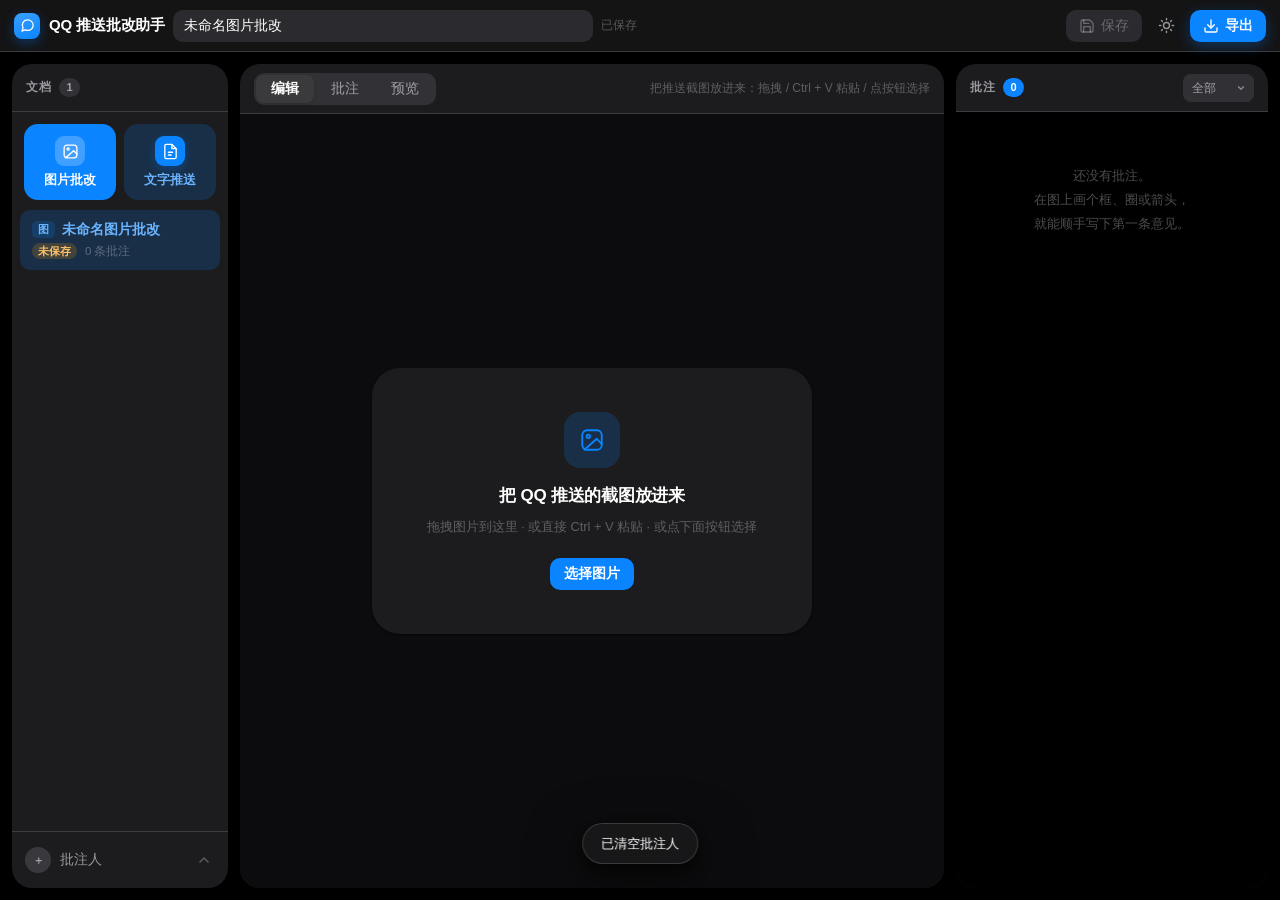
<file: src/_tmp/plain-view.html>
<!DOCTYPE html>
<html lang="zh-CN" data-theme="light">
<head>
<meta charset="UTF-8">
<meta name="viewport" content="width=device-width, initial-scale=1, viewport-fit=cover">
<meta name="color-scheme" content="light dark">
<title>QQ 推送批改助手</title>
<script>
/* 主题要在首帧之前定下来，否则深色模式会先闪一下白。
   这里只读 localStorage，不依赖任何后续脚本。 */
(function () {
  var t = 'light';
  try {
    var s = JSON.parse(localStorage.getItem('qqpc:settings') || '{}');
    if (s && s.theme === 'dark') t = 'dark';
    else if (s && s.theme === 'light') t = 'light';
    else if (window.matchMedia && window.matchMedia('(prefers-color-scheme: dark)').matches) t = 'dark';
  } catch (e) {}
  document.documentElement.setAttribute('data-theme', t);
})();
</script>
<style>
/* ============================================================
 * QQ 推送批改助手 · 样式表
 *
 * 设计取向：Apple（iOS / macOS 原生质感）
 *   1. 一切颜色走语义变量 —— 深色模式只覆盖变量，不动任何结构；
 *   2. 层级靠「留白 + 圆角 + 多层柔和阴影」，不靠描边和色块堆叠；
 *   3. 分割线一律 0.5px 发丝线；阴影一律多层小透明度叠加，不用单层大黑；
 *   4. 所有可交互元素都有过渡与 :active 缩放反馈；尊重 prefers-reduced-motion；
 *   5. 毛玻璃只用在「悬浮在内容之上」的固定层（顶栏、底部导航、弹层）。
 * ============================================================ */

/* ---------- 设计令牌 ---------- */
:root{
  --font-sans:-apple-system,BlinkMacSystemFont,"SF Pro Text","SF Pro Display","Helvetica Neue",
    "PingFang SC","Hiragino Sans GB","Microsoft YaHei",sans-serif;
  --font-emoji:"Apple Color Emoji","Segoe UI Emoji","Noto Color Emoji",sans-serif;

  /* 语义色 · 浅色 */
  --bg-base:#FFFFFF;
  --bg-grouped:#F2F2F7;
  --bg-elevated:#FFFFFF;
  --bg-sunken:#F2F2F7;
  --label-primary:#000000;
  --label-secondary:rgba(60,60,67,.60);
  --label-tertiary:rgba(60,60,67,.32);
  --separator:rgba(60,60,67,.20);
  --separator-strong:rgba(60,60,67,.29);
  --fill-quaternary:rgba(116,116,128,.08);
  --fill-tertiary:rgba(116,116,128,.12);
  --hover:rgba(116,116,128,.08);
  --accent:#007AFF;
  --accent-hover:#0071EB;
  --accent-ink:#0060DF;               /* 强调色系的可读文字色 */
  --accent-soft:rgba(0,122,255,.10);
  --accent-line:rgba(0,122,255,.22);
  --accent-ring:rgba(0,122,255,.20);
  --on-accent:#FFFFFF;
  --danger:#FF3B30;
  --danger-ink:#D70015;
  --danger-soft:rgba(255,59,48,.10);

  /* 多层柔和阴影 */
  --shadow-sm:0 1px 2px rgba(0,0,0,.04),0 2px 8px rgba(0,0,0,.04);
  --shadow-md:0 2px 4px rgba(0,0,0,.04),0 8px 24px rgba(0,0,0,.06);
  --shadow-lg:0 4px 12px rgba(0,0,0,.06),0 16px 48px rgba(0,0,0,.10);

  --r-xs:6px; --r-sm:10px; --r-md:14px; --r-lg:20px; --r-xl:28px; --r-pill:999px;

  --ease-standard:cubic-bezier(.32,.72,0,1);
  --ease-spring:cubic-bezier(.34,1.56,.64,1);
  --dur-fast:150ms; --dur-base:250ms; --dur-slow:400ms;

  /* 批注类型色（图形 / 圆点用饱和色，文字用 *-ink 保证对比度） */
  --c-typo:#FF3B30;      --c-typo-bg:rgba(255,59,48,.12);
  --c-wording:#FF9500;   --c-wording-bg:rgba(255,149,0,.15);   --c-wording-ink:#A35B00;
  --c-format:#AF52DE;    --c-format-bg:rgba(175,82,222,.12);
  --c-emoji:#32ADE6;     --c-emoji-bg:rgba(50,173,230,.14);    --c-emoji-ink:#0B6E96;
  --c-praise:#34C759;    --c-praise-bg:rgba(52,199,89,.13);    --c-praise-ink:#1B7A34;
  --c-general:#8E8E93;   --c-general-bg:rgba(142,142,147,.13);

  --topbar-h:52px;
  --mnav-h:56px;
  --scroll:rgba(60,60,67,.26);
  --scroll-hi:rgba(60,60,67,.42);

  --glass:rgba(255,255,255,.72);
}

html[data-theme="dark"]{
  --bg-base:#000000;
  --bg-grouped:#000000;
  --bg-elevated:#1C1C1E;
  --bg-sunken:#0C0C0E;
  --label-primary:#FFFFFF;
  --label-secondary:rgba(235,235,245,.60);
  --label-tertiary:rgba(235,235,245,.32);
  --separator:rgba(84,84,88,.60);
  --separator-strong:rgba(84,84,88,.65);
  --fill-quaternary:rgba(118,118,128,.24);
  --fill-tertiary:rgba(118,118,128,.32);
  --hover:rgba(118,118,128,.24);
  --accent:#0A84FF;
  --accent-hover:#3395FF;
  --accent-ink:#6BB4FF;
  --accent-soft:rgba(10,132,255,.18);
  --accent-line:rgba(10,132,255,.34);
  --accent-ring:rgba(10,132,255,.32);
  --on-accent:#FFFFFF;
  --danger:#FF453A;
  --danger-ink:#FF6961;
  --danger-soft:rgba(255,69,58,.16);

  --shadow-sm:0 1px 2px rgba(0,0,0,.5);
  --shadow-md:0 2px 6px rgba(0,0,0,.5),0 8px 24px rgba(0,0,0,.4);
  --shadow-lg:0 6px 20px rgba(0,0,0,.6),0 20px 56px rgba(0,0,0,.5);

  --c-typo:#FF453A;      --c-typo-bg:rgba(255,69,58,.18);
  --c-wording:#FF9F0A;   --c-wording-bg:rgba(255,159,10,.18);  --c-wording-ink:#FFC16B;
  --c-format:#BF5AF2;    --c-format-bg:rgba(191,90,242,.18);
  --c-emoji:#64D2FF;     --c-emoji-bg:rgba(100,210,255,.16);   --c-emoji-ink:#9BE2FF;
  --c-praise:#30D158;    --c-praise-bg:rgba(48,209,88,.16);    --c-praise-ink:#6FE396;
  --c-general:#98989D;   --c-general-bg:rgba(152,152,157,.18);

  --scroll:rgba(235,235,245,.22);
  --scroll-hi:rgba(235,235,245,.36);

  --glass:rgba(28,28,30,.72);
}

/* ---------- 全局基线 ---------- */
*{box-sizing:border-box;}
html,body{height:100%;}
body{
  margin:0;
  background:var(--bg-grouped);
  color:var(--label-primary);
  font-family:var(--font-sans);
  font-size:14px;
  line-height:1.47;
  letter-spacing:-.005em;
  -webkit-font-smoothing:antialiased;
  text-rendering:optimizeLegibility;
  display:flex;flex-direction:column;overflow:hidden;
  transition:background-color var(--dur-base) var(--ease-standard),color var(--dur-base) var(--ease-standard);
}
button{font-family:inherit;cursor:pointer;color:inherit;background:none;border:0;padding:0;
  -webkit-tap-highlight-color:transparent;}
input,textarea,select{font-family:inherit;}
.hidden{display:none !important;}
.grow{flex:1;min-width:0;}
svg.i{display:block;width:16px;height:16px;flex:none;}
:focus-visible{outline:2px solid var(--accent-ring);outline-offset:2px;border-radius:var(--r-xs);}
::selection{background:var(--accent-soft);}

/* 点击反馈（苹果按钮手感的关键） */
.btn:active,.btn-sm:active,.icon-btn:active,.new-btn:active,.it-btn:active,.fb-btn:active,
.tab:active,.doc-item-x:active,.ann-act:active,.menu button:active,.chip:active,.dlg-btn:active{
  transform:scale(.97);
}

/* ---------- 顶栏（毛玻璃 · 吸顶） ---------- */
.topbar{
  flex:none;display:flex;align-items:center;gap:8px;
  height:var(--topbar-h);padding:0 14px;
  background:var(--glass);
  -webkit-backdrop-filter:blur(20px) saturate(180%);
  backdrop-filter:blur(20px) saturate(180%);
  border-bottom:.5px solid var(--separator);
  z-index:40;
  transition:background-color var(--dur-base) var(--ease-standard),border-color var(--dur-base) var(--ease-standard);
}
.brand{display:flex;align-items:center;gap:9px;font-size:15px;font-weight:600;letter-spacing:-.01em;white-space:nowrap;}
.brand-mark{
  width:26px;height:26px;border-radius:8px;flex:none;
  display:flex;align-items:center;justify-content:center;
  background:linear-gradient(160deg,#3AA0FF,var(--accent));
  color:#fff;box-shadow:0 1px 2px rgba(0,0,0,.10),0 4px 12px var(--accent-ring);
}
.brand-mark svg{width:15px;height:15px;}
.title-input{
  flex:1;min-width:0;max-width:420px;height:32px;
  border:0;border-radius:var(--r-sm);
  padding:0 11px;font-size:14px;background:var(--fill-quaternary);color:var(--label-primary);outline:none;
  transition:background-color var(--dur-fast) var(--ease-standard),box-shadow var(--dur-fast) var(--ease-standard);
}
.title-input::placeholder{color:var(--label-tertiary);}
.title-input:hover{background:var(--fill-tertiary);}
.title-input:focus{background:var(--bg-elevated);box-shadow:0 0 0 3px var(--accent-ring);}
.save-hint{font-size:12px;color:var(--label-tertiary);white-space:nowrap;letter-spacing:0;
  transition:color var(--dur-fast) var(--ease-standard);}
.save-hint.dirty{color:var(--c-wording-ink);font-weight:500;}

/* 通用按钮 */
.btn{
  display:inline-flex;align-items:center;gap:6px;justify-content:center;
  height:32px;padding:0 13px;border-radius:var(--r-sm);
  border:0;background:var(--fill-quaternary);color:var(--label-primary);
  font-size:13.5px;font-weight:500;white-space:nowrap;
  transition:background-color var(--dur-fast) var(--ease-standard),color var(--dur-fast) var(--ease-standard),
             opacity var(--dur-fast) var(--ease-standard),transform var(--dur-fast) var(--ease-standard),
             box-shadow var(--dur-fast) var(--ease-standard);
}
.btn:hover{background:var(--fill-tertiary);}
.btn-primary{
  background:var(--accent);color:var(--on-accent);font-weight:600;
  box-shadow:0 1px 2px rgba(0,0,0,.08),0 4px 14px var(--accent-ring);
}
.btn-primary:hover{background:var(--accent-hover);}
.btn-save{color:var(--accent);background:var(--accent-soft);font-weight:600;}
.btn-save:hover{background:var(--accent-line);}
.btn-save:disabled{
  color:var(--label-tertiary);background:var(--fill-quaternary);
  font-weight:500;cursor:default;box-shadow:none;
}
.btn-save:disabled:active{transform:none;}
.btn-txt{white-space:nowrap;}

/* 图标按钮 */
.icon-btn{
  width:32px;height:32px;flex:none;border-radius:var(--r-sm);
  display:inline-flex;align-items:center;justify-content:center;
  color:var(--label-secondary);
  transition:background-color var(--dur-fast) var(--ease-standard),color var(--dur-fast) var(--ease-standard),
             transform var(--dur-fast) var(--ease-standard);
}
.icon-btn:hover{background:var(--fill-quaternary);color:var(--label-primary);}
.icon-btn svg{width:17px;height:17px;}

/* 批注人 */
.who{
  display:flex;align-items:center;gap:7px;height:32px;padding:0 10px 0 4px;
  border:0;border-radius:var(--r-pill);background:var(--fill-quaternary);
  transition:background-color var(--dur-fast) var(--ease-standard),transform var(--dur-fast) var(--ease-standard);
}
.who:hover{background:var(--fill-tertiary);}
.who.is-empty{color:var(--label-secondary);}
.avatar{
  width:24px;height:24px;border-radius:50%;flex:none;
  display:inline-flex;align-items:center;justify-content:center;
  background:linear-gradient(160deg,#3AA0FF,var(--accent));
  color:#fff;font-size:10.5px;font-weight:600;letter-spacing:-.02em;line-height:1;
  font-family:"PingFang SC","Microsoft YaHei",sans-serif;
}
.who.is-empty .avatar{background:var(--fill-tertiary);color:var(--label-secondary);}
.avatar-lg{width:40px;height:40px;font-size:15px;}
.who-name{font-size:13px;font-weight:500;max-width:96px;overflow:hidden;text-overflow:ellipsis;white-space:nowrap;}

/* 批注人（左栏底部 · 常驻设置项） */
.who-foot{
  position:relative;flex:none;padding:8px;
  border-top:.5px solid var(--separator);
}
.who-foot .who{
  width:100%;height:40px;gap:9px;padding:0 8px 0 5px;
  border-radius:var(--r-sm);background:transparent;text-align:left;
}
.who-foot .who:hover{background:var(--hover);}
.who-foot .who:active{transform:scale(.985);}
.who-foot .who .avatar{width:26px;height:26px;font-size:11px;}
.who-foot .who-name{
  max-width:132px;font-size:13.5px;font-weight:500;letter-spacing:-.005em;
}
.who-chev{width:15px;height:15px;flex:none;color:var(--label-tertiary);}
/* 弹层挂在边栏底部，所以向上展开、宽度跟随边栏 */
.who-foot .pop{
  left:8px;right:8px;top:auto;bottom:calc(100% + 6px);width:auto;padding:14px;
  animation:popOutUp var(--dur-base) var(--ease-standard);
}
.who-foot .pop-row{gap:10px;}
.who-foot .avatar-lg{width:34px;height:34px;font-size:13px;}
@keyframes popOutUp{from{opacity:0;transform:translateY(6px) scale(.98);}to{opacity:1;transform:none;}}

/* 弹出层（批注人 / 导出菜单共用质感） */
.menu-wrap{position:relative;}
.menu,.pop{
  position:absolute;right:0;top:calc(100% + 8px);
  background:var(--bg-elevated);
  border:.5px solid var(--separator);
  border-radius:var(--r-md);
  box-shadow:var(--shadow-lg);
  z-index:60;
  animation:popIn var(--dur-base) var(--ease-standard);
  overflow:hidden;
}
@keyframes popIn{from{opacity:0;transform:translateY(-6px) scale(.98);}to{opacity:1;transform:none;}}

.menu{min-width:250px;padding:5px;}
.menu button{
  display:flex;align-items:center;gap:10px;width:100%;text-align:left;
  padding:9px 11px;border-radius:var(--r-sm);font-size:13.5px;color:var(--label-primary);
  transition:background-color var(--dur-fast) var(--ease-standard),transform var(--dur-fast) var(--ease-standard);
}
.menu button:hover{background:var(--hover);}
.menu button svg{width:16px;height:16px;flex:none;color:var(--label-tertiary);}
.menu button:hover svg{color:var(--accent);}
.menu-sep{height:.5px;background:var(--separator);margin:5px 8px;}
.menu-group{
  font-size:11px;font-weight:600;letter-spacing:.06em;color:var(--label-tertiary);
  padding:10px 11px 4px;text-transform:uppercase;
}

.pop{width:268px;padding:16px;}
.pop-title{font-size:15px;font-weight:600;letter-spacing:-.01em;margin-bottom:12px;}
.pop-row{display:flex;align-items:center;gap:12px;}
.pop-input{
  flex:1;min-width:0;height:34px;border:0;border-radius:var(--r-sm);
  padding:0 11px;font-size:14px;background:var(--fill-quaternary);color:var(--label-primary);outline:none;
  transition:background-color var(--dur-fast) var(--ease-standard),box-shadow var(--dur-fast) var(--ease-standard);
}
.pop-input:focus{background:var(--bg-elevated);box-shadow:0 0 0 3px var(--accent-ring);}
.pop-hint{font-size:12px;color:var(--label-tertiary);margin:10px 0 14px;line-height:1.45;}
.pop-actions{display:flex;gap:8px;justify-content:flex-end;}

/* ---------- 三栏 ---------- */
.layout{flex:1;display:grid;grid-template-columns:216px minmax(0,1fr) 312px;gap:12px;padding:12px;min-height:0;}
.col{
  background:var(--bg-elevated);
  border-radius:var(--r-lg);
  display:flex;flex-direction:column;min-height:0;overflow:hidden;
  box-shadow:var(--shadow-sm);
  transition:background-color var(--dur-base) var(--ease-standard);
}
.col-head{
  flex:none;display:flex;align-items:center;gap:8px;min-height:48px;
  padding:0 14px;border-bottom:.5px solid var(--separator);
  font-size:12px;font-weight:600;color:var(--label-secondary);letter-spacing:.06em;text-transform:uppercase;
}
.col-title{white-space:nowrap;}
.badge{
  min-width:20px;height:19px;padding:0 7px;border-radius:var(--r-pill);
  background:var(--accent);color:var(--on-accent);
  font-size:11px;font-weight:600;letter-spacing:0;text-transform:none;
  display:inline-flex;align-items:center;justify-content:center;
  font-variant-numeric:tabular-nums;
}
.badge-soft{
  min-width:20px;height:19px;padding:0 7px;border-radius:var(--r-pill);
  background:var(--fill-quaternary);color:var(--label-secondary);
  font-size:11px;font-weight:600;letter-spacing:0;text-transform:none;
  display:inline-flex;align-items:center;justify-content:center;
  font-variant-numeric:tabular-nums;
}
.muted-sm{font-size:12px;color:var(--label-tertiary);font-weight:400;letter-spacing:0;text-transform:none;}

/* 左栏：新建入口（置于顶部，醒目） */
.new-row{flex:none;display:flex;gap:8px;padding:12px 12px 10px;}
.new-btn{
  flex:1;min-width:0;display:flex;flex-direction:column;align-items:center;gap:6px;
  padding:12px 6px 11px;border-radius:var(--r-md);
  background:var(--accent-soft);color:var(--accent-ink);
  font-size:12.5px;font-weight:600;letter-spacing:-.005em;
  transition:background-color var(--dur-fast) var(--ease-standard),transform var(--dur-fast) var(--ease-standard),
             box-shadow var(--dur-fast) var(--ease-standard);
}
.new-btn:hover{background:var(--accent-line);box-shadow:var(--shadow-sm);}
/* 主推入口（图片批改）：实心强调色，一眼看出推荐走这条 */
.new-btn.is-primary{background:var(--accent);color:var(--on-accent);}
.new-btn.is-primary:hover{background:var(--accent-hover);box-shadow:var(--shadow-sm);}
.new-btn.is-primary .new-ico{background:rgba(255,255,255,.22);color:var(--on-accent);box-shadow:none;}
.new-ico{
  width:30px;height:30px;border-radius:9px;flex:none;
  display:flex;align-items:center;justify-content:center;
  background:var(--accent);color:var(--on-accent);
  box-shadow:0 1px 2px rgba(0,0,0,.08),0 3px 10px var(--accent-ring);
}
.new-ico svg{width:17px;height:17px;}
.new-txt{white-space:nowrap;overflow:hidden;text-overflow:ellipsis;max-width:100%;}

/* 左栏：文档列表 */
.doc-list{flex:1;overflow-y:auto;padding:0 8px 10px;}
.doc-item{
  position:relative;padding:10px 32px 10px 12px;border-radius:var(--r-sm);
  cursor:pointer;margin-bottom:2px;
  transition:background-color var(--dur-fast) var(--ease-standard),transform var(--dur-fast) var(--ease-standard);
}
.doc-item+.doc-item::before{
  content:"";position:absolute;left:12px;right:12px;top:-1px;height:.5px;background:var(--separator);
}
.doc-item:hover{background:var(--hover);}
.doc-item.is-active{background:var(--accent-soft);}
.doc-item.is-active::before,.doc-item.is-active+.doc-item::before{opacity:0;}
.doc-item-head{display:flex;align-items:center;gap:7px;margin-bottom:3px;min-width:0;}
.doc-item-title{
  flex:1;min-width:0;font-size:13.5px;font-weight:500;letter-spacing:-.005em;
  white-space:nowrap;overflow:hidden;text-overflow:ellipsis;
}
.doc-item.is-active .doc-item-title{color:var(--accent-ink);font-weight:600;}
.doc-item-meta{font-size:11.5px;color:var(--label-tertiary);display:flex;gap:8px;align-items:center;
  font-variant-numeric:tabular-nums;}
.doc-unsaved{
  display:inline-block;padding:0 6px;border-radius:var(--r-pill);
  background:var(--c-wording-bg);color:var(--c-wording-ink);
  font-size:10.5px;font-weight:600;line-height:16px;letter-spacing:0;
}
.doc-item-x{
  position:absolute;right:6px;top:50%;transform:translateY(-50%);
  width:22px;height:22px;border-radius:50%;display:flex;align-items:center;justify-content:center;
  color:var(--label-tertiary);opacity:0;
  transition:opacity var(--dur-fast) var(--ease-standard),background-color var(--dur-fast) var(--ease-standard),
             color var(--dur-fast) var(--ease-standard),transform var(--dur-fast) var(--ease-standard);
}
.doc-item-x svg{width:13px;height:13px;}
.doc-item:hover .doc-item-x{opacity:1;}
.doc-item-x:hover{background:var(--danger-soft);color:var(--danger);}

/* 文档列表里的类型标识 */
.doc-kind{
  flex:none;font-size:10.5px;font-weight:600;line-height:17px;
  padding:0 6px;border-radius:5px;background:var(--fill-quaternary);color:var(--label-secondary);
  letter-spacing:.02em;
}
.doc-kind.k-img{background:var(--accent-soft);color:var(--accent-ink);}

/* 中栏 */
.tabs{
  flex:none;display:flex;align-items:center;gap:10px;min-height:50px;
  padding:0 14px;border-bottom:.5px solid var(--separator);
}
.segmented{
  display:inline-flex;align-items:center;gap:2px;padding:2px;flex:none;
  background:var(--fill-quaternary);border-radius:var(--r-sm);
}
.tab{
  border-radius:8px;padding:5px 15px;font-size:13.5px;color:var(--label-secondary);font-weight:500;
  white-space:nowrap;
  transition:background-color var(--dur-base) var(--ease-standard),color var(--dur-base) var(--ease-standard),
             box-shadow var(--dur-base) var(--ease-standard),transform var(--dur-fast) var(--ease-standard);
}
.tab:hover{color:var(--label-primary);}
.tab.is-active{
  background:var(--bg-elevated);color:var(--label-primary);font-weight:600;
  box-shadow:0 1px 2px rgba(0,0,0,.06),0 1px 6px rgba(0,0,0,.04);
}
html[data-theme="dark"] .tab.is-active{background:#3A3A3C;}

.canvas-wrap{flex:1;overflow-y:auto;padding:22px 24px;position:relative;min-height:0;}

.bubble{
  background:var(--bg-sunken);border-radius:var(--r-lg);
  padding:22px 24px;font-size:17px;line-height:1.7;letter-spacing:-.005em;color:var(--label-primary);
  white-space:pre-wrap;word-break:break-word;max-width:780px;
}
.bubble.is-preview{background:var(--bg-elevated);box-shadow:var(--shadow-sm);}

.editor{
  width:100%;min-height:420px;height:100%;resize:vertical;
  border:0;border-radius:var(--r-lg);
  padding:20px 22px;font-size:17px;line-height:1.7;letter-spacing:-.005em;color:var(--label-primary);
  background:var(--bg-elevated);box-shadow:0 0 0 1px var(--separator);
  outline:none;display:block;
  transition:box-shadow var(--dur-fast) var(--ease-standard),background-color var(--dur-fast) var(--ease-standard);
}
.editor::placeholder{color:var(--label-tertiary);}
.editor:focus{box-shadow:0 0 0 3px var(--accent-ring);}

/* 正文片段 */
.seg{white-space:pre-wrap;}
.qq-emoji{
  display:inline-block;font-style:normal;line-height:1;
  font-size:1.15em;vertical-align:-2px;padding:0 1px;
  font-family:var(--font-emoji);
}
.hl{border-radius:4px;padding:2px 0;cursor:pointer;
  transition:filter var(--dur-fast) var(--ease-standard),box-shadow var(--dur-fast) var(--ease-standard);}
.hl:hover{filter:brightness(.96);}
html[data-theme="dark"] .hl:hover{filter:brightness(1.22);}
.hl-typo{background:var(--c-typo-bg);box-shadow:inset 0 -1.5px 0 var(--c-typo);}
.hl-wording{background:var(--c-wording-bg);box-shadow:inset 0 -1.5px 0 var(--c-wording);}
.hl-format{background:var(--c-format-bg);box-shadow:inset 0 -1.5px 0 var(--c-format);}
.hl-emoji{background:var(--c-emoji-bg);box-shadow:inset 0 -1.5px 0 var(--c-emoji);}
.hl-praise{background:var(--c-praise-bg);box-shadow:inset 0 -1.5px 0 var(--c-praise);}
.hl-general{background:var(--c-general-bg);box-shadow:inset 0 -1.5px 0 var(--c-general);}
.hl-multi{outline:1px dashed var(--accent-line);outline-offset:1px;}
.hl.is-focus{box-shadow:0 0 0 3px var(--accent-ring);}
.seg.is-lost,.qq-emoji.is-lost{opacity:.45;}

/* 浮动批注工具条 */
.floating-bar{
  position:fixed;z-index:70;
  background:var(--glass);
  -webkit-backdrop-filter:blur(20px) saturate(180%);
  backdrop-filter:blur(20px) saturate(180%);
  border:.5px solid var(--separator);
  border-radius:var(--r-md);
  box-shadow:var(--shadow-lg);padding:6px;
  display:flex;gap:3px;align-items:center;max-width:660px;
  animation:popIn var(--dur-base) var(--ease-standard);
}
.fb-btn{
  display:inline-flex;align-items:center;gap:6px;
  border-radius:8px;padding:6px 11px;font-size:13px;white-space:nowrap;color:var(--label-primary);
  transition:background-color var(--dur-fast) var(--ease-standard),transform var(--dur-fast) var(--ease-standard);
}
.fb-btn:hover{background:var(--hover);}
.fb-btn.is-solid{background:var(--accent);color:var(--on-accent);font-weight:600;}
.fb-btn.is-solid:hover{background:var(--accent-hover);}
.fb-tip{font-size:12.5px;padding:6px 10px;color:var(--label-secondary);white-space:nowrap;}
.fb-dot{width:7px;height:7px;border-radius:50%;display:inline-block;flex:none;}

.composer{display:flex;flex-direction:column;gap:8px;width:440px;padding:4px;}
.composer-quote{
  font-size:12.5px;color:var(--label-secondary);background:var(--fill-quaternary);
  border-radius:8px;padding:7px 10px;white-space:nowrap;overflow:hidden;text-overflow:ellipsis;
}
.composer textarea{
  width:100%;min-height:76px;resize:vertical;border:0;border-radius:var(--r-sm);
  padding:10px 12px;font-size:13.5px;line-height:1.6;outline:none;color:var(--label-primary);
  background:var(--fill-quaternary);
  transition:background-color var(--dur-fast) var(--ease-standard),box-shadow var(--dur-fast) var(--ease-standard);
}
.composer input{
  width:100%;height:34px;border:0;border-radius:var(--r-sm);
  padding:0 12px;font-size:13.5px;outline:none;color:var(--label-primary);background:var(--fill-quaternary);
  transition:background-color var(--dur-fast) var(--ease-standard),box-shadow var(--dur-fast) var(--ease-standard);
}
.composer textarea:focus,.composer input:focus{background:var(--bg-elevated);box-shadow:0 0 0 3px var(--accent-ring);}
.composer-row{display:flex;align-items:center;gap:8px;}
.composer-lab{font-size:12px;color:var(--label-tertiary);white-space:nowrap;}
.chips{display:flex;gap:6px;flex-wrap:wrap;}
.chip{
  border:0;background:var(--fill-quaternary);color:var(--label-secondary);
  border-radius:var(--r-pill);padding:4px 11px;font-size:12px;
  transition:background-color var(--dur-fast) var(--ease-standard),color var(--dur-fast) var(--ease-standard),
             transform var(--dur-fast) var(--ease-standard);
}
.chip:hover{background:var(--fill-tertiary);color:var(--label-primary);}
.chip.is-on{background:var(--bg-elevated);box-shadow:inset 0 0 0 1.5px currentColor,var(--shadow-sm);font-weight:600;}
.composer-actions{display:flex;gap:8px;justify-content:flex-end;}
.btn-sm{
  display:inline-flex;align-items:center;justify-content:center;gap:5px;
  height:32px;padding:0 14px;border-radius:var(--r-sm);font-size:13.5px;font-weight:500;
  border:0;background:var(--fill-quaternary);color:var(--label-primary);
  transition:background-color var(--dur-fast) var(--ease-standard),color var(--dur-fast) var(--ease-standard),
             transform var(--dur-fast) var(--ease-standard),box-shadow var(--dur-fast) var(--ease-standard);
}
.btn-sm:hover{background:var(--fill-tertiary);}
.btn-sm.primary{background:var(--accent);color:var(--on-accent);font-weight:600;}
.btn-sm.primary:hover{background:var(--accent-hover);}

/* 右栏：批注清单 */
.mini-select{
  height:28px;border:0;border-radius:8px;padding:0 26px 0 9px;
  font-size:12px;font-weight:500;color:var(--label-secondary);background:var(--fill-quaternary);
  outline:none;max-width:104px;appearance:none;-webkit-appearance:none;
  background-image:url("data:image/svg+xml;utf8,<svg xmlns='http://www.w3.org/2000/svg' width='10' height='10' viewBox='0 0 24 24' fill='none' stroke='%238E8E93' stroke-width='3' stroke-linecap='round' stroke-linejoin='round'><path d='m6 9 6 6 6-6'/></svg>");
  background-repeat:no-repeat;background-position:right 8px center;
  transition:background-color var(--dur-fast) var(--ease-standard);
}
.mini-select:hover{background-color:var(--fill-tertiary);}
.ann-list{flex:1;overflow-y:auto;padding:12px;background:var(--bg-grouped);}
.ann-card{
  position:relative;background:var(--bg-elevated);
  border-radius:var(--r-md);padding:12px 13px 12px 15px;margin-bottom:8px;
  cursor:pointer;box-shadow:var(--shadow-sm);
  transition:box-shadow var(--dur-base) var(--ease-standard),transform var(--dur-fast) var(--ease-standard);
  animation:fadeInUp var(--dur-slow) var(--ease-standard) both;
}
@keyframes fadeInUp{from{opacity:0;transform:translateY(10px);}to{opacity:1;transform:none;}}
.ann-card::before{
  content:"";position:absolute;left:0;top:11px;bottom:11px;width:3px;border-radius:0 3px 3px 0;
  background:var(--c-general);
}
.ann-card:hover{box-shadow:var(--shadow-md);transform:translateY(-1px);}
.ann-card.is-focus{box-shadow:0 0 0 3px var(--accent-ring),var(--shadow-md);}
.ann-card.is-done{opacity:.55;}
.ann-card.is-done .ann-body{text-decoration:line-through;text-decoration-color:var(--label-tertiary);}
.ann-card.t-typo::before{background:var(--c-typo);}
.ann-card.t-wording::before{background:var(--c-wording);}
.ann-card.t-format::before{background:var(--c-format);}
.ann-card.t-emoji::before{background:var(--c-emoji);}
.ann-card.t-praise::before{background:var(--c-praise);}
.ann-card.t-general::before{background:var(--c-general);}
.ann-top{display:flex;align-items:center;gap:7px;margin-bottom:7px;}
.ann-no{
  min-width:19px;height:19px;border-radius:50%;background:var(--c-general);color:#fff;
  font-size:10.5px;font-weight:700;display:inline-flex;align-items:center;justify-content:center;flex:none;
  font-variant-numeric:tabular-nums;
}
.ann-card.t-typo .ann-no{background:var(--c-typo);}
.ann-card.t-wording .ann-no{background:var(--c-wording);}
.ann-card.t-format .ann-no{background:var(--c-format);}
.ann-card.t-emoji .ann-no{background:var(--c-emoji);}
.ann-card.t-praise .ann-no{background:var(--c-praise);}
.ann-type{font-size:12px;font-weight:600;color:var(--label-secondary);letter-spacing:-.005em;}
.ann-act{
  border-radius:6px;font-size:12px;padding:3px 7px;color:var(--label-tertiary);
  transition:background-color var(--dur-fast) var(--ease-standard),color var(--dur-fast) var(--ease-standard),
             transform var(--dur-fast) var(--ease-standard);
}
.ann-act:hover{background:var(--fill-quaternary);color:var(--label-primary);}
.ann-quote{
  font-size:12.5px;color:var(--label-secondary);background:var(--fill-quaternary);
  border-radius:7px;padding:6px 9px;margin-bottom:8px;
  overflow:hidden;text-overflow:ellipsis;white-space:nowrap;
}
.ann-body{font-size:13.5px;line-height:1.6;color:var(--label-primary);word-break:break-word;letter-spacing:-.005em;}
.ann-sug{
  margin-top:7px;font-size:12.5px;line-height:1.55;color:var(--c-praise-ink);
  background:var(--c-praise-bg);border-radius:8px;padding:6px 10px;word-break:break-word;
}
.ann-warn{
  margin-top:7px;font-size:12px;color:var(--c-wording-ink);background:var(--c-wording-bg);
  border-radius:8px;padding:6px 10px;line-height:1.6;
}
.ann-warn button{
  color:var(--c-wording-ink);text-decoration:underline;font-size:12px;padding:0 3px;
}
.empty{
  padding:40px 18px;text-align:center;color:var(--label-tertiary);font-size:13px;line-height:1.85;
}

/* ---------- 通用弹窗 ---------- */
.dlg{position:fixed;inset:0;z-index:120;display:flex;align-items:center;justify-content:center;padding:24px;}
.dlg-mask{
  position:absolute;inset:0;background:rgba(0,0,0,.32);
  -webkit-backdrop-filter:blur(2px);backdrop-filter:blur(2px);
  animation:fadeIn var(--dur-base) var(--ease-standard);
}
html[data-theme="dark"] .dlg-mask{background:rgba(0,0,0,.55);}
@keyframes fadeIn{from{opacity:0;}to{opacity:1;}}
.dlg-card{
  position:relative;width:100%;max-width:310px;overflow:hidden;
  background:var(--bg-elevated);border-radius:var(--r-md);
  box-shadow:var(--shadow-lg);
  animation:dlgIn var(--dur-slow) var(--ease-spring);
}
@keyframes dlgIn{from{opacity:0;transform:scale(.9);}to{opacity:1;transform:none;}}
.dlg-body{padding:20px 20px 16px;text-align:center;}
.dlg-title{font-size:17px;font-weight:600;letter-spacing:-.02em;line-height:1.3;}
.dlg-msg{font-size:13px;color:var(--label-secondary);line-height:1.5;margin-top:6px;word-break:break-word;white-space:pre-line;}
.dlg-msg:empty{display:none;}
.dlg-fields{margin-top:16px;text-align:left;}
.dlg-flabel{font-size:12px;font-weight:600;color:var(--label-secondary);margin:10px 2px 6px;}
.dlg-flabel:first-child{margin-top:0;}
.dlg-finput{
  width:100%;min-width:0;border:0;border-radius:var(--r-sm);
  padding:9px 11px;font-size:14px;line-height:1.5;font-family:inherit;
  background:var(--fill-quaternary);color:var(--label-primary);outline:none;resize:vertical;
  transition:background-color var(--dur-fast) var(--ease-standard),box-shadow var(--dur-fast) var(--ease-standard);
}
textarea.dlg-finput{min-height:74px;}
.dlg-finput:focus{background:var(--bg-elevated);box-shadow:0 0 0 3px var(--accent-ring);}
.dlg-acts{display:flex;flex-direction:column;border-top:.5px solid var(--separator);}
.dlg-btn{
  height:44px;width:100%;font-size:17px;font-weight:400;color:var(--accent);
  border-top:.5px solid var(--separator);
  transition:background-color var(--dur-fast) var(--ease-standard),transform var(--dur-fast) var(--ease-standard);
}
.dlg-btn:first-child{border-top:0;}
.dlg-btn:hover{background:var(--hover);}
.dlg-btn.is-primary{font-weight:600;}
.dlg-btn.is-destructive{color:var(--danger);}
.dlg-btn.is-ghost{color:var(--label-secondary);}

/* toast */
.toast{
  position:fixed;left:50%;bottom:36px;transform:translateX(-50%);
  background:var(--glass);color:var(--label-primary);font-size:13px;font-weight:500;
  -webkit-backdrop-filter:blur(20px) saturate(180%);
  backdrop-filter:blur(20px) saturate(180%);
  border:.5px solid var(--separator);
  padding:10px 18px;border-radius:var(--r-pill);z-index:99;pointer-events:none;
  box-shadow:var(--shadow-lg);max-width:80vw;
  animation:toastIn var(--dur-slow) var(--ease-spring);
}
@keyframes toastIn{from{opacity:0;transform:translateX(-50%) translateY(10px) scale(.96);}to{opacity:1;transform:translateX(-50%) translateY(0) scale(1);}}

/* 滚动条 */
::-webkit-scrollbar{width:10px;height:10px;}
::-webkit-scrollbar-thumb{background:var(--scroll);border-radius:6px;border:3px solid transparent;background-clip:content-box;}
::-webkit-scrollbar-thumb:hover{background:var(--scroll-hi);background-clip:content-box;}
::-webkit-scrollbar-track{background:transparent;}

/* ---------- 图片批改 ---------- */
.img-stage{position:absolute;inset:0;display:flex;flex-direction:column;background:var(--bg-sunken);}
.img-tools{
  flex:none;display:flex;align-items:center;gap:9px;flex-wrap:wrap;
  padding:9px 12px;background:var(--bg-elevated);border-bottom:.5px solid var(--separator);
}
.it-group{display:flex;align-items:center;gap:3px;padding-right:10px;border-right:.5px solid var(--separator);}
.it-group:last-child{border-right:0;padding-right:0;}
.it-lab{font-size:11px;color:var(--label-tertiary);margin-right:3px;white-space:nowrap;letter-spacing:.04em;}
.it-btn{
  display:inline-flex;align-items:center;gap:5px;
  border:0;border-radius:8px;padding:6px 9px;
  font-size:13px;font-weight:500;color:var(--label-secondary);line-height:1.2;white-space:nowrap;
  transition:background-color var(--dur-fast) var(--ease-standard),color var(--dur-fast) var(--ease-standard),
             transform var(--dur-fast) var(--ease-standard);
}
.it-btn svg{width:15px;height:15px;}
.it-btn:hover{background:var(--hover);color:var(--label-primary);}
.it-btn.is-on{background:var(--accent-soft);color:var(--accent-ink);font-weight:600;}
/* 色块：选中环收窄 + 拉开间距，避免和相邻色块/取色器挤在一起 */
.sw{
  width:20px;height:20px;border-radius:50%;border:0;padding:0;margin:0 2px;
  box-shadow:0 0 0 1px var(--separator-strong) inset;
  transition:box-shadow var(--dur-fast) var(--ease-standard),transform var(--dur-fast) var(--ease-standard);
}
.sw:hover{transform:scale(1.1);}
.sw.is-on{box-shadow:0 0 0 1.5px var(--bg-elevated),0 0 0 3px var(--accent);}
.it-color{
  width:26px;height:23px;padding:1px;margin-left:3px;border:0;border-radius:7px;background:var(--fill-quaternary);
  cursor:pointer;transition:background-color var(--dur-fast) var(--ease-standard);
}
.it-color:hover{background:var(--fill-tertiary);}

/* 成对出现的工具图标键：只有图标没有文字，左右收一收 */
.it-btn.ic{padding:6px 8px;}
.it-btn.ic svg{width:17px;height:17px;}
/* 当前倍率。等宽数字，免得 100% → 99.9% 时按钮自己抖一下 */
.it-pct{
  min-width:54px;justify-content:center;padding:6px 6px;
  font-variant-numeric:tabular-nums;font-size:12.5px;color:var(--label-tertiary);
}
.it-pct:hover{color:var(--label-primary);}
.it-zoom{gap:2px;}

.img-board{flex:1;overflow:auto;position:relative;display:flex;flex-direction:column;padding:18px;min-height:0;-webkit-overflow-scrolling:touch;}
.img-holder{
  /* flex:none 这一条是整个「比例失真」问题的解药，别删：
     这块卡片是 .img-board（纵向 flex）的子项，默认 flex-shrink:1。
     图比画布高的时候，flex 会把卡片的高度压到画布高度，
     而图片是 width/height:100% 撑满卡片的 —— 于是整张图被纵向压扁，
     宽高比当场失真（1600 高的图能被压成 687，比例从 0.38 变成 0.87）。
     这就是「传入图会压缩图片比例」的真正原因：不是缩放算法，是布局。
     居中改由 applyView 用 marginLeft/Top 算 —— 图比画布大时要能贴左上，
     让溢出的那一截滚得到；margin:auto 在溢出时会把左上角缩进负方向。 */
  flex:none;margin:0;position:relative;line-height:0;background:var(--bg-elevated);
  border-radius:var(--r-sm);box-shadow:var(--shadow-md);overflow:hidden;
}
.img-holder img{display:block;width:100%;height:100%;-webkit-user-drag:none;user-select:none;}
.img-holder svg{position:absolute;left:0;top:0;width:100%;height:100%;touch-action:none;}
.img-holder svg[data-tool="select"]{cursor:default;}
.img-holder svg[data-tool]:not([data-tool="select"]){cursor:crosshair;}
.img-holder svg[data-tool="pan"]{cursor:grab;}
.img-holder svg.is-panning{cursor:grabbing;}
.img-holder svg.is-locked{pointer-events:none;}

.img-drop{
  /* 同上：纵向 flex 的子项，不加 flex:none 时内容一高就被压扁 */
  flex:none;margin:auto;width:100%;max-width:440px;text-align:center;color:var(--label-tertiary);
  border-radius:var(--r-xl);background:var(--bg-elevated);padding:44px 28px;
  box-shadow:var(--shadow-sm);
  transition:box-shadow var(--dur-base) var(--ease-standard),background-color var(--dur-base) var(--ease-standard);
}
.img-drop.is-over{background:var(--accent-soft);box-shadow:0 0 0 3px var(--accent-ring);}
.img-drop-ico{
  width:56px;height:56px;margin:0 auto 16px;border-radius:16px;
  display:flex;align-items:center;justify-content:center;
  background:var(--accent-soft);color:var(--accent);
}
.img-drop-ico svg{width:26px;height:26px;}
.img-drop-t{font-size:17px;font-weight:600;letter-spacing:-.015em;color:var(--label-primary);margin-bottom:8px;}
.img-drop-s{font-size:13px;line-height:1.6;margin-bottom:20px;}

.img-composer{
  position:fixed;z-index:80;
  background:var(--bg-elevated);border-radius:var(--r-md);padding:12px;
  box-shadow:var(--shadow-lg);
  animation:popIn var(--dur-base) var(--ease-standard);
}

.svg-hit{cursor:pointer;}
.svg-hit.is-sel{filter:drop-shadow(0 0 4px var(--accent));}

/* ---------- 移动端底部导航（毛玻璃 · 固定） ---------- */
.mnav{
  display:none;flex:none;
  border-top:.5px solid var(--separator);
  background:var(--glass);
  -webkit-backdrop-filter:blur(20px) saturate(180%);
  backdrop-filter:blur(20px) saturate(180%);
  padding-bottom:env(safe-area-inset-bottom);
  z-index:45;
}
.mnav button{
  flex:1;display:flex;flex-direction:column;align-items:center;justify-content:center;gap:3px;
  height:var(--mnav-h);font-size:11px;color:var(--label-secondary);position:relative;
  transition:color var(--dur-base) var(--ease-standard),transform var(--dur-fast) var(--ease-standard);
}
.mnav button svg{width:22px;height:22px;}
.mnav button.is-on{color:var(--accent);}
.mnav button:active{transform:scale(.94);}

/* ---------- 窄屏 ---------- */
@media (max-width:1240px){
  .layout{grid-template-columns:200px minmax(0,1fr) 288px;}
}

@media (max-width:980px){
  .topbar{padding:0 10px;gap:6px;}
  .brand-text{display:none;}
  .save-hint{display:none;}
  .title-input{max-width:none;}
  .btn-save .btn-txt,.btn-primary .btn-txt{display:none;}
  .btn-save,.btn-primary{width:34px;padding:0;}

  /* 批注人在边栏底部，窄屏下仍要显示姓名（它不在顶栏了） */
  .who-foot{padding:10px 12px;}
  .who-foot .who-name{display:block;max-width:none;}
  .who-foot .who{height:46px;}
  .who-foot .pop{padding:16px;}

  .layout{grid-template-columns:minmax(0,1fr);padding:0;gap:0;}
  .layout > .col{border-radius:0;box-shadow:none;}
  .col-center{min-height:0;}

  body[data-mview="docs"] .col-center,body[data-mview="docs"] .col-right{display:none;}
  body[data-mview="main"] .col-left,body[data-mview="main"] .col-right{display:none;}
  body[data-mview="ann"]  .col-left,body[data-mview="ann"]  .col-center{display:none;}

  .mnav{display:flex;}
  .new-row{padding:12px 12px 12px;}
  .new-btn{flex-direction:row;justify-content:center;padding:12px 8px;}
  .doc-item{padding:13px 36px 13px 14px;}
  .doc-item-title{font-size:15px;}
  .doc-item-x{opacity:1;width:28px;height:28px;}
  .doc-item-x svg{width:16px;height:16px;}
  .ann-act{padding:5px 10px;font-size:13px;}

  .canvas-wrap{padding:14px;}
  .bubble{padding:18px;font-size:16px;line-height:1.72;}
  .editor{min-height:56vh;padding:16px;font-size:16px;line-height:1.72;}

  .tabs .muted-sm{min-width:0;overflow:hidden;text-overflow:ellipsis;white-space:nowrap;}
  .col-head .muted-sm{display:none;}

  .toast{bottom:calc(var(--mnav-h) + env(safe-area-inset-bottom) + 16px);}

  .img-tools{flex-wrap:nowrap;overflow-x:auto;padding:9px 11px;-webkit-overflow-scrolling:touch;}
  .it-group{flex:none;}
  .it-btn{padding:8px 10px;}
  .img-board{padding:12px;}
  .img-drop{padding:32px 20px;}
  .dlg-btn{height:48px;}
}

@media (max-width:400px){
  .brand{display:none;}
  .composer{width:86vw;}
  .dlg-card{max-width:290px;}
}

/* ---------- 无障碍：尊重系统「减弱动态效果」 ---------- */
@media (prefers-reduced-motion:reduce){
  *,*::before,*::after{
    animation-duration:.01ms !important;
    animation-iteration-count:1 !important;
    transition-duration:.01ms !important;
    scroll-behavior:auto !important;
  }
}

</style>
</head>
<body data-mview="main">

<header class="topbar">
  <div class="brand">
    <span class="brand-mark">
      <svg viewBox="0 0 24 24" fill="none" stroke="currentColor" stroke-width="2" stroke-linecap="round" stroke-linejoin="round"><path d="M21 11.5a8.4 8.4 0 0 1-9 8.4 8.9 8.9 0 0 1-3.8-.9L3 21l1.9-5.1A8.4 8.4 0 0 1 12 3.1a8.4 8.4 0 0 1 9 8.4Z"/></svg>
    </span>
    <span class="brand-text">QQ 推送批改助手</span>
  </div>

  <input id="docTitle" class="title-input" type="text" placeholder="未命名推送" autocomplete="off" aria-label="推送标题">
  <span id="saveHint" class="save-hint">已保存</span>
  <span class="grow"></span>

  <button id="btnSave" class="btn btn-save" type="button" title="保存（Ctrl + S）" disabled>
    <svg class="i" viewBox="0 0 24 24" fill="none" stroke="currentColor" stroke-width="2" stroke-linecap="round" stroke-linejoin="round"><path d="M19 21H5a2 2 0 0 1-2-2V5a2 2 0 0 1 2-2h11l5 5v11a2 2 0 0 1-2 2Z"/><path d="M17 21v-8H7v8"/><path d="M7 3v5h8"/></svg>
    <span class="btn-txt">保存</span>
  </button>

  <button id="btnTheme" class="icon-btn" type="button" title="切换深色 / 浅色" aria-label="切换主题">
    <svg class="i" viewBox="0 0 24 24" fill="none" stroke="currentColor" stroke-width="2" stroke-linecap="round" stroke-linejoin="round"><path d="M21 12.8A9 9 0 1 1 11.2 3a7 7 0 0 0 9.8 9.8Z"/></svg>
  </button>

  <div class="menu-wrap">
    <button id="btnExport" class="btn btn-primary" type="button">
      <svg class="i" viewBox="0 0 24 24" fill="none" stroke="currentColor" stroke-width="2" stroke-linecap="round" stroke-linejoin="round"><path d="M21 15v4a2 2 0 0 1-2 2H5a2 2 0 0 1-2-2v-4"/><path d="M7 10l5 5 5-5"/><path d="M12 15V3"/></svg>
      <span class="btn-txt">导出</span>
    </button>
    <div id="exportMenu" class="menu hidden"></div>
  </div>
</header>

<main class="layout">

  <aside class="col col-left">
    <div class="col-head">
      <span class="col-title">文档</span>
      <span id="docCount" class="badge-soft">0</span>
      <span class="grow"></span>
    </div>

    <div class="new-row">
      <button id="btnNewImg" class="new-btn is-primary" type="button" title="默认方式：把推送截图放进来，直接在图上圈点勾画">
        <span class="new-ico">
          <svg viewBox="0 0 24 24" fill="none" stroke="currentColor" stroke-width="1.9" stroke-linecap="round" stroke-linejoin="round"><rect x="3" y="3" width="18" height="18" rx="4"/><circle cx="8.6" cy="8.6" r="1.5"/><path d="m21 15.5-4.6-4.6L5 21"/></svg>
        </span>
        <span class="new-txt">图片批改</span>
      </button>
      <button id="btnNew" class="new-btn" type="button" title="粘贴 QQ 推送原文，按文字逐句批改">
        <span class="new-ico">
          <svg viewBox="0 0 24 24" fill="none" stroke="currentColor" stroke-width="1.9" stroke-linecap="round" stroke-linejoin="round"><path d="M14 2H6a2 2 0 0 0-2 2v16a2 2 0 0 0 2 2h12a2 2 0 0 0 2-2V8Z"/><path d="M14 2v6h6"/><path d="M9 13h6"/><path d="M9 17h4"/></svg>
        </span>
        <span class="new-txt">文字推送</span>
      </button>
    </div>

    <div id="docList" class="doc-list"></div>

    <div class="who-foot">
      <button id="btnWho" class="who is-empty" type="button" title="设置批注人">
        <span id="whoAvatar" class="avatar">＋</span>
        <span id="whoName" class="who-name">批注人</span>
        <span class="grow"></span>
        <svg class="i who-chev" viewBox="0 0 24 24" fill="none" stroke="currentColor" stroke-width="2" stroke-linecap="round" stroke-linejoin="round"><path d="m6 15 6-6 6 6"/></svg>
      </button>
      <div id="whoPop" class="pop hidden">
        <div class="pop-title">批注人</div>
        <div class="pop-row">
          <span id="whoAvatarBig" class="avatar avatar-lg">＋</span>
          <input id="whoInput" class="pop-input" type="text" maxlength="12" placeholder="填写你的姓名" autocomplete="off">
        </div>
        <div class="pop-hint">批改稿上会署名；头像取姓名的后两个字。</div>
        <div class="pop-actions">
          <button id="whoClear" class="btn-sm" type="button">清空</button>
          <button id="whoSave" class="btn-sm primary" type="button">保存</button>
        </div>
      </div>
    </div>
  </aside>

  <section class="col col-center">
    <div class="tabs">
      <div class="segmented" role="tablist">
        <button class="tab" type="button" data-mode="edit" role="tab">编辑</button>
        <button class="tab is-active" type="button" data-mode="annotate" role="tab">批注</button>
        <button class="tab" type="button" data-mode="preview" role="tab">预览</button>
      </div>
      <span class="grow"></span>
      <span id="modeHint" class="muted-sm">拖选正文文字即可添加批注</span>
    </div>
    <div id="canvasWrap" class="canvas-wrap">
      <div id="bubble" class="bubble"></div>
      <textarea id="editor" class="editor hidden" spellcheck="false"
        placeholder="把干事发来的 QQ 推送原文粘贴到这里。"></textarea>
      <div id="floatingBar" class="floating-bar hidden"></div>

      <!-- 图片批改：截图 + 圈点勾画 -->
      <div id="imgStage" class="img-stage hidden">
        <div id="imgTools" class="img-tools"></div>
        <div id="imgBoard" class="img-board">
          <div id="imgDrop" class="img-drop">
            <div class="img-drop-ico">
              <svg viewBox="0 0 24 24" fill="none" stroke="currentColor" stroke-width="1.7" stroke-linecap="round" stroke-linejoin="round"><rect x="3" y="3" width="18" height="18" rx="4.5"/><circle cx="8.6" cy="8.6" r="1.6"/><path d="m21 15.5-4.6-4.6L5 21"/></svg>
            </div>
            <div id="imgDropTitle" class="img-drop-t">把 QQ 推送的截图放进来</div>
            <div id="imgDropSub" class="img-drop-s">拖拽图片到这里 · 或直接 Ctrl + V 粘贴 · 或点下面按钮选择</div>
            <button id="btnPickImg" class="btn-sm primary" type="button">选择图片</button>
          </div>
          <div id="imgHolder" class="img-holder hidden">
            <img id="stageImg" alt="推送截图">
            <svg id="stageSvg" xmlns="http://www.w3.org/2000/svg" preserveAspectRatio="xMidYMid meet"></svg>
          </div>
        </div>
        <div id="imgComposer" class="img-composer hidden"></div>
      </div>
    </div>
  </section>

  <aside class="col col-right">
    <div class="col-head">
      <span class="col-title">批注</span>
      <span id="annCount" class="badge">0</span>
      <span class="grow"></span>
      <select id="filterSel" class="mini-select" aria-label="筛选批注">
        <option value="all">全部</option>
        <option value="open">未解决</option>
        <option value="done">已解决</option>
        <option value="typo">错别字</option>
        <option value="wording">措辞</option>
        <option value="format">格式</option>
        <option value="emoji">表情</option>
        <option value="praise">赞赏</option>
        <option value="general">整体</option>
      </select>
    </div>
    <div id="annList" class="ann-list"></div>
  </aside>

</main>

<nav class="mnav">
  <button type="button" data-mview="docs">
    <svg viewBox="0 0 24 24" fill="none" stroke="currentColor" stroke-width="1.9" stroke-linecap="round" stroke-linejoin="round"><path d="M4 5a2 2 0 0 1 2-2h5l2 2h5a2 2 0 0 1 2 2v11a2 2 0 0 1-2 2H6a2 2 0 0 1-2-2Z"/></svg>
    <span>文档</span>
  </button>
  <button type="button" data-mview="main" class="is-on">
    <svg viewBox="0 0 24 24" fill="none" stroke="currentColor" stroke-width="1.9" stroke-linecap="round" stroke-linejoin="round"><path d="M12 20h9"/><path d="M16.5 3.5a2.1 2.1 0 0 1 3 3L7 19l-4 1 1-4Z"/></svg>
    <span>批改</span>
  </button>
  <button type="button" data-mview="ann">
    <svg viewBox="0 0 24 24" fill="none" stroke="currentColor" stroke-width="1.9" stroke-linecap="round" stroke-linejoin="round"><path d="M21 11.5a8.4 8.4 0 0 1-9 8.4 8.9 8.9 0 0 1-3.8-.9L3 21l1.9-5.1A8.4 8.4 0 0 1 12 3.1a8.4 8.4 0 0 1 9 8.4Z"/></svg>
    <span>批注</span>
  </button>
</nav>

<input id="imgFile" class="hidden" type="file" accept="image/*">
<input id="jsonFile" class="hidden" type="file" accept=".json,application/json">

<!-- 通用确认弹窗：替代原生 confirm，样式和主题一致 -->
<div id="dlg" class="dlg hidden" aria-hidden="true">
  <div class="dlg-mask" data-dlg-act="cancel"></div>
  <div class="dlg-card" role="dialog" aria-modal="true" aria-labelledby="dlgTitle">
    <div class="dlg-body">
      <div id="dlgTitle" class="dlg-title"></div>
      <div id="dlgMsg" class="dlg-msg"></div>
    </div>
    <div id="dlgActs" class="dlg-acts"></div>
  </div>
</div>

<div id="toast" class="toast hidden"></div>

<script>
/* ============================================================
 * QQ 推送批改助手
 * 单文件静态工具，无后端、无构建依赖、双击即可运行
 * 核心约定：批注锚点 (start / end) 一律基于原始纯文本 raw 的字符偏移，
 *           与表情如何渲染完全无关。DOM 片段只负责携带 data-s / data-e 供反查。
 * ============================================================ */
(function () {
  'use strict';

  /* ============================================================
   * 1. QQ 表情映射表
   *    QQ_NAMES[i] 对应 em 代码 e(100+i)，共 105 个默认表情
   *    视觉优先走 Unicode，保证零资源、离线可用
   * ============================================================ */
  var QQ_NAMES = [
    '微笑', '撇嘴', '色', '发呆', '得意', '流泪', '害羞', '闭嘴', '睡', '大哭',
    '尴尬', '发怒', '调皮', '呲牙', '惊讶', '难过', '酷', '冷汗', '抓狂', '吐',
    '偷笑', '可爱', '白眼', '傲慢', '饥饿', '困', '惊恐', '流汗', '憨笑', '大兵',
    '奋斗', '咒骂', '疑问', '嘘', '晕', '折磨', '衰', '骷髅', '敲打', '再见',
    '擦汗', '抠鼻', '鼓掌', '糗大了', '坏笑', '左哼哼', '右哼哼', '哈欠', '鄙视', '委屈',
    '快哭了', '阴险', '亲亲', '吓', '可怜', '菜刀', '西瓜', '啤酒', '篮球', '乒乓',
    '咖啡', '饭', '猪头', '玫瑰', '凋谢', '示爱', '爱心', '心碎', '蛋糕', '闪电',
    '炸弹', '刀', '足球', '瓢虫', '便便', '月亮', '太阳', '礼物', '拥抱', '强',
    '弱', '握手', '胜利', '抱拳', '勾引', '拳头', '差劲', '爱你', 'NO', 'OK',
    '爱情', '飞吻', '跳跳', '发抖', '怄火', '转圈', '磕头', '回头', '跳绳', '挥手',
    '激动', '街舞', '献吻', '左太极', '右太极'
  ];

  var QQ_UNICODE = [
    '🙂', '😕', '😍', '😳', '😏', '😢', '😊', '🤐', '😴', '😭',
    '😅', '😡', '😜', '😁', '😲', '😔', '😎', '😰', '😫', '😝',
    '🤭', '🥰', '🙄', '😤', '🤤', '😪', '😨', '😓', '😄', '😐',
    '💪', '🤬', '🤔', '🤫', '😵', '😖', '😞', '💀', '👊', '👋',
    '😅', '😤', '👏', '😳', '😏', '😤', '😤', '🥱', '😒', '🥺',
    '🥹', '😏', '😘', '😱', '🥺', '🔪', '🍉', '🍺', '🏀', '🏓',
    '☕', '🍚', '🐷', '🌹', '🥀', '😍', '❤️', '💔', '🎂', '⚡',
    '💥', '🔪', '⚽', '🐞', '💩', '🌙', '☀️', '🎁', '🤗', '👍',
    '👎', '🤝', '✌️', '🙏', '💅', '✊', '👎', '😘', '🙅', '👌',
    '💑', '😘', '🕺', '🥶', '😤', '🌀', '🙇', '↩️', '🤸', '👋',
    '🤩', '🕺', '💋', '☯️', '☯️'
  ];

  /* 补充常用表情（不在 e100-e204 序列内，但日常推送高频出现） */
  var QQ_EXTRA = {
    '干杯': '🍻', '红包': '🧧', '鞭炮': '🧨', '灯笼': '🏮', '雪人': '⛄',
    '星星': '⭐', '彩虹': '🌈', '火': '🔥', '牛': '🐮', '鸡': '🐔',
    '鱼': '🐟', '花': '🌸', '树': '🌳', '云': '☁️', '雨': '🌧️',
    '雪': '❄️', '蛋糕': '🎂', '音符': '🎵', '篮球': '🏀', '奖杯': '🏆',
    '点赞': '👍', '加油': '💪', '庆祝': '🎉', '太阳花': '🌻', '五星': '🌟'
  };

  var EMOJI_BY_NAME = Object.create(null);
  var EMOJI_BY_CODE = Object.create(null);
  (function buildEmojiMaps() {
    var i;
    for (i = 0; i < QQ_NAMES.length; i++) {
      EMOJI_BY_NAME[QQ_NAMES[i]] = QQ_UNICODE[i];
      EMOJI_BY_CODE['e' + (100 + i)] = QQ_UNICODE[i];
    }
    for (var k in QQ_EXTRA) {
      if (Object.prototype.hasOwnProperty.call(QQ_EXTRA, k)) EMOJI_BY_NAME[k] = QQ_EXTRA[k];
    }
  })();

  /* ============================================================
   * 2. 通用工具
   * ============================================================ */
  var $ = function (sel, root) { return (root || document).querySelector(sel); };
  var $$ = function (sel, root) { return Array.prototype.slice.call((root || document).querySelectorAll(sel)); };

  function uid(prefix) {
    return prefix + Date.now().toString(36) + Math.random().toString(36).slice(2, 7);
  }

  function escapeHTML(s) {
    return String(s).replace(/[&<>"]/g, function (c) {
      return { '&': '&amp;', '<': '&lt;', '>': '&gt;', '"': '&quot;' }[c];
    });
  }

  function debounce(fn, wait) {
    var t = null;
    return function () {
      var args = arguments, self = this;
      clearTimeout(t);
      t = setTimeout(function () { fn.apply(self, args); }, wait);
    };
  }

  function pad2(n) { return n < 10 ? '0' + n : '' + n; }

  function fmtTime(ts) {
    var d = new Date(ts);
    return d.getFullYear() + '-' + pad2(d.getMonth() + 1) + '-' + pad2(d.getDate()) +
      ' ' + pad2(d.getHours()) + ':' + pad2(d.getMinutes());
  }

  function fmtDate(ts) {
    var d = new Date(ts);
    return d.getFullYear() + '年' + (d.getMonth() + 1) + '月' + d.getDate() + '日';
  }

  var toastTimer = null;
  function toast(msg) {
    var el = $('#toast');
    el.textContent = msg;
    el.classList.remove('hidden');
    clearTimeout(toastTimer);
    toastTimer = setTimeout(function () { el.classList.add('hidden'); }, 2100);
  }

  /* ============================================================
   * 2.5 图标集（内联 SVG）
   *    为什么不用字体图标或图标库：本工具要能离线双击打开，
   *    任何外部资源都可能变成"白板"。内联 SVG 还能跟着 currentColor 走，
   *    深浅主题一套搞定。
   * ============================================================ */
  function svgI(paths, sw) {
    return '<svg class="i" viewBox="0 0 24 24" fill="none" stroke="currentColor" stroke-width="' +
      (sw || 2) + '" stroke-linecap="round" stroke-linejoin="round">' + paths + '</svg>';
  }

  var ICONS = {
    sun: svgI('<circle cx="12" cy="12" r="4.2"/><path d="M12 2v2M12 20v2M4.9 4.9l1.4 1.4M17.7 17.7l1.4 1.4M2 12h2M20 12h2M4.9 19.1l1.4-1.4M17.7 6.3l1.4-1.4"/>'),
    moon: svgI('<path d="M21 12.8A9 9 0 1 1 11.2 3a7 7 0 0 0 9.8 9.8Z"/>'),
    file: svgI('<path d="M14 2H6a2 2 0 0 0-2 2v16a2 2 0 0 0 2 2h12a2 2 0 0 0 2-2V8Z"/><path d="M14 2v6h6"/>'),
    fileLines: svgI('<path d="M14 2H6a2 2 0 0 0-2 2v16a2 2 0 0 0 2 2h12a2 2 0 0 0 2-2V8Z"/><path d="M14 2v6h6"/><path d="M9 13h6M9 17h4"/>'),
    list: svgI('<path d="M8 6h13M8 12h13M8 18h13"/><path d="M3.5 6h.01M3.5 12h.01M3.5 18h.01"/>'),
    image: svgI('<rect x="3" y="3" width="18" height="18" rx="2"/><circle cx="8.5" cy="8.5" r="1.6"/><path d="m21 15-5-5L5 21"/>'),
    layers: svgI('<path d="m12 3 9 5-9 5-9-5Z"/><path d="m3 13 9 5 9-5"/>'),
    link: svgI('<path d="M10 13a5 5 0 0 0 7.1 0l2.4-2.4a5 5 0 0 0-7.1-7.1l-1.4 1.4"/><path d="M14 11a5 5 0 0 0-7.1 0L4.5 13.4a5 5 0 0 0 7.1 7.1l1.4-1.4"/>'),
    printer: svgI('<path d="M6 9V3h12v6"/><rect x="3" y="9" width="18" height="7" rx="2"/><path d="M6 14h12v7H6z"/>'),
    braces: svgI('<path d="M8 3H7a2 2 0 0 0-2 2v4a2 2 0 0 1-2 2 2 2 0 0 1 2 2v4a2 2 0 0 0 2 2h1"/><path d="M16 3h1a2 2 0 0 1 2 2v4a2 2 0 0 0 2 2 2 2 0 0 0-2 2v4a2 2 0 0 1-2 2h-1"/>'),
    upload: svgI('<path d="M21 15v4a2 2 0 0 1-2 2H5a2 2 0 0 1-2-2v-4"/><path d="m7 8 5-5 5 5"/><path d="M12 3v12"/>'),
    clipboard: svgI('<rect x="8" y="2" width="8" height="4" rx="1.2"/><path d="M16 4h2a2 2 0 0 1 2 2v14a2 2 0 0 1-2 2H6a2 2 0 0 1-2-2V6a2 2 0 0 1 2-2h2"/>'),
    close: svgI('<path d="M18 6 6 18M6 6l12 12"/>', 2.2),

    /* 图片批注工具 */
    t_select: svgI('<path d="m5 3 6.5 16 2.2-6.2L20 10.6Z"/>', 1.9),
    t_rect: svgI('<rect x="3.5" y="5" width="17" height="14" rx="2"/>', 1.9),
    t_ellipse: svgI('<ellipse cx="12" cy="12" rx="8.6" ry="7.2"/>', 1.9),
    t_arrow: svgI('<path d="M5 19 19 5"/><path d="M11 5h8v8"/>', 1.9),
    t_pen: svgI('<path d="M12 20h9"/><path d="M16.6 3.4a2.1 2.1 0 0 1 3 3L7.5 18.5 3.5 19.5l1-4Z"/>', 1.9),
    t_highlight: svgI('<path d="M9.5 11.5 3.5 17.5V20h2.6l6-6"/><path d="m14.5 5.5 4 4"/><path d="M18.4 1.6 22.4 5.6 12.6 15.4l-4-4Z"/>', 1.9),
    t_pin: svgI('<path d="M12 21s7-5.5 7-11a7 7 0 1 0-14 0c0 5.5 7 11 7 11Z"/><circle cx="12" cy="10" r="2.6"/>', 1.9),
    t_undo: svgI('<path d="M9 14 4 9l5-5"/><path d="M4 9h10.5a5.5 5.5 0 0 1 0 11H11"/>', 1.9),
    t_clear: svgI('<path d="M3.5 6h17"/><path d="M9 6V3.6h6V6"/><path d="m6 6 .9 14.4h10.2L18 6"/>', 1.9),
    t_replace: svgI('<path d="M20.5 12a8.5 8.5 0 1 1-2.7-6.2"/><path d="M20.5 3.5V9h-5.5"/>', 1.9),

    /* 平移 / 缩放。图标一律走这一张表，别在拼 HTML 的地方手写 path ——
       手写那一次把撤销画成了缺口圆圈，自测还看不出来。 */
    t_pan: svgI('<path d="M12 3.5v17M3.5 12h17"/><path d="M9.5 6 12 3.5 14.5 6"/><path d="M9.5 18l2.5 2.5L14.5 18"/><path d="M6 9.5 3.5 12 6 14.5"/><path d="M18 9.5 20.5 12 18 14.5"/>', 1.8),
    t_zoom_in: svgI('<circle cx="10.8" cy="10.8" r="6.8"/><path d="m20.5 20.5-4.4-4.4"/><path d="M10.8 8v5.6M8 10.8h5.6"/>', 1.9),
    t_zoom_out: svgI('<circle cx="10.8" cy="10.8" r="6.8"/><path d="m20.5 20.5-4.4-4.4"/><path d="M8 10.8h5.6"/>', 1.9)
  };

  var ICON_BY_TOOL = {
    select: ICONS.t_select, rect: ICONS.t_rect, ellipse: ICONS.t_ellipse,
    arrow: ICONS.t_arrow, pen: ICONS.t_pen, highlight: ICONS.t_highlight,
    pin: ICONS.t_pin, pan: ICONS.t_pan
  };

  /* 批注类型定义 */
  var TYPES = [
    { key: 'typo',    label: '错别字', short: '错字', color: 'var(--c-typo)',    dot: '#FF3B30' },
    { key: 'wording', label: '措辞',   short: '措辞', color: 'var(--c-wording)', dot: '#FF9500' },
    { key: 'format',  label: '格式',   short: '格式', color: 'var(--c-format)',  dot: '#AF52DE' },
    { key: 'emoji',   label: '表情',   short: '表情', color: 'var(--c-emoji)',   dot: '#32ADE6' },
    { key: 'praise',  label: '赞赏',   short: '赞赏', color: 'var(--c-praise)',  dot: '#34C759' },
    { key: 'general', label: '整体',   short: '整体', color: 'var(--c-general)', dot: '#8E8E93' }
  ];
  var TYPE_MAP = {};
  TYPES.forEach(function (t) { TYPE_MAP[t.key] = t; });
  var TYPE_ORDER = TYPES.map(function (t) { return t.key; });

  /* 常用话术模板 */
  var TEMPLATES = [
    '时间表述建议统一为 24 小时制，如「19:00」。',
    '建议补充活动时间、地点、参与方式。',
    '此处建议单独成行，与上下段拉开层级。',
    '学院名称请使用全称「智慧农业学院（人工智能学院）」。',
    '建议删去口语化表达，改成书面语。',
    '表情位置合适，保留。',
    '通读一遍，语序稍作调整会更顺。'
  ];

  /* ============================================================
   * 3. Lexer —— 原文 → Token 数组（每个 Token 携带 raw 偏移）
   * ============================================================ */
  var EMOJI_SRC = '(?:\\p{Emoji_Presentation}|\\p{Extended_Pictographic}\\uFE0F)' +
                  '(?:\\uFE0F|\\u20E3|\\u200D\\p{Extended_Pictographic}\\uFE0F?)*';

  /* 用映射表反向构建正则，而不是去猜 [\u4e00-\u9fa5]{1,6} 这样的宽泛范围。
     宽泛范围的致命问题：正则贪婪，遇到「/呲牙学院见」会一口吞下「呲牙学院见」，
     查表失败后整段失效；遇到「[重要]」又会误判。改成精确枚举后，只有真的
     是表情名才会命中。按长度降序排列，保证「左太极」优先于更短的候选。 */
  var NAME_ALT = Object.keys(EMOJI_BY_NAME)
    .sort(function (a, b) { return b.length - a.length; })
    .map(function (n) { return n.replace(/[.*+?^${}()|[\]\\]/g, '\\$&'); })
    .join('|');

  /* 斜杠形式后面若紧跟中文/字母/数字，说明它更可能是「优点/弱点」这类普通文本，
     不是一个表情代码，故用后向断言挡掉。宁可少认一个表情，也不能篡改正文。 */
  var TOKEN_RE = new RegExp(
    '\\[\\/?em\\]e(\\d{1,4})\\[\\/em\\]' +                          // 1: em 标签
    '|\\/(' + NAME_ALT + ')(?![\\u4e00-\\u9fa5A-Za-z0-9])' +        // 2: 斜杠代码
    '|\\[(' + NAME_ALT + ')\\]' +                                    // 3: 中括号
    '|(' + EMOJI_SRC + ')',                                          // 4: Unicode emoji
    'gu'
  );

  /**
   * 把原文切成 Token 序列。
   * 关键：中括号 / 斜杠形式的候选内容 **必须命中映射表** 才认定为表情，
   *       否则 [重要]、3/4、[1] 这类会被误替换。
   */
  function lex(raw) {
    var tokens = [];
    var last = 0;
    var m;
    TOKEN_RE.lastIndex = 0;

    while ((m = TOKEN_RE.exec(raw)) !== null) {
      var start = m.index;
      var end = start + m[0].length;
      var char = null;
      var name = '';

      if (m[1] !== undefined) {
        char = EMOJI_BY_CODE['e' + m[1]] || null;
        name = 'e' + m[1];
      } else if (m[2] !== undefined) {
        if (EMOJI_BY_NAME[m[2]]) { char = EMOJI_BY_NAME[m[2]]; name = m[2]; }
      } else if (m[3] !== undefined) {
        if (EMOJI_BY_NAME[m[3]]) { char = EMOJI_BY_NAME[m[3]]; name = m[3]; }
      } else if (m[4] !== undefined) {
        char = m[4];
        name = '';
      }

      if (char === null) {
        if (m[0].length === 0) TOKEN_RE.lastIndex++;
        continue; // 未命中映射表 → 当作普通文本，留给相邻文本 token
      }

      if (start > last) {
        tokens.push({ type: 'text', start: last, end: start });
      }
      tokens.push({ type: 'emoji', start: start, end: end, char: char, name: name });
      last = end;
    }

    if (last < raw.length) {
      tokens.push({ type: 'text', start: last, end: raw.length });
    }
    return tokens;
  }

  /**
   * 把偏移吸附到 Token 边界，避免批注把表情切成两半。
   *
   * 只对「表情」Token 生效！文本 Token 往往覆盖很长一段（整段连续文字），
   * 如果对文本也做吸附，任何选区都会被拉回片段边界，用户会发现
   * 无论选哪几个字，批注都盖住整段——这条曾真实踩过。
   */
  function snapToToken(tokens, pos, dir) {
    for (var i = 0; i < tokens.length; i++) {
      var t = tokens[i];
      if (t.type !== 'emoji') continue;
      if (pos > t.start && pos < t.end) {
        return dir > 0 ? t.end : t.start;
      }
    }
    return pos;
  }

  /* ============================================================
   * 4. 批注锚定引擎 —— 区间切分 + 渲染计划
   * ============================================================ */

  /**
   * 把原文按「Token 边界 ∪ 批注边界」切成互不重叠的原子片段，
   * 每个片段记录它被哪些批注覆盖。
   */
  function buildRenderPlan(raw, tokens, anns, from, to) {
    var lo = (from === undefined) ? 0 : from;
    var hi = (to === undefined) ? raw.length : to;

    var ptsSet = Object.create(null);
    ptsSet[lo] = 1; ptsSet[hi] = 1;
    tokens.forEach(function (t) {
      if (t.start >= lo && t.start <= hi) ptsSet[t.start] = 1;
      if (t.end >= lo && t.end <= hi) ptsSet[t.end] = 1;
    });
    anns.forEach(function (a) {
      if (a.start >= lo && a.start <= hi) ptsSet[a.start] = 1;
      if (a.end >= lo && a.end <= hi) ptsSet[a.end] = 1;
    });

    var pts = Object.keys(ptsSet).map(Number).sort(function (a, b) { return a - b; });
    var plan = [];
    var ti = 0;

    for (var i = 0; i < pts.length - 1; i++) {
      var s = pts[i], e = pts[i + 1];
      if (s >= e) continue;

      while (ti < tokens.length && tokens[ti].end <= s) ti++;
      var tok = tokens[ti];
      var isEmoji = !!(tok && tok.type === 'emoji' && tok.start <= s && tok.end >= e);

      var covers = [];
      for (var j = 0; j < anns.length; j++) {
        var a = anns[j];
        if (a.start <= s && a.end >= e && a.start < a.end) covers.push(a.id);
      }

      plan.push({
        start: s,
        end: e,
        text: raw.slice(s, e),
        emoji: isEmoji ? tok.char : null,
        emojiName: isEmoji ? tok.name : '',
        covers: covers
      });
    }
    return plan;
  }

  /** 多重覆盖时按类型优先级选一个主色 */
  function dominantAnn(covers, annMap) {
    for (var i = 0; i < TYPE_ORDER.length; i++) {
      for (var j = 0; j < covers.length; j++) {
        var a = annMap[covers[j]];
        if (a && a.type === TYPE_ORDER[i]) return a;
      }
    }
    return annMap[covers[0]] || null;
  }

  /* ============================================================
   * 5. 正文渲染
   * ============================================================ */
  function renderBody(raw, anns, opts) {
    opts = opts || {};
    var tokens = lex(raw);
    var annMap = {};
    anns.forEach(function (a) { annMap[a.id] = a; });
    var plan = buildRenderPlan(raw, tokens, anns);

    var frag = document.createDocumentFragment();
    plan.forEach(function (seg) {
      var el = document.createElement('span');
      el.dataset.s = seg.start;
      el.dataset.e = seg.end;

      if (seg.emoji) {
        el.className = 'qq-emoji';
        el.textContent = seg.emoji;
        if (seg.emojiName) el.title = '表情：' + seg.emojiName;
      } else {
        el.className = 'seg';
        el.textContent = seg.text;
      }

      if (seg.covers.length) {
        /* 用空格分隔：CSS 的 [data-ann~="id"] 只能匹配空格分隔的列表，
           用逗号会导致「点批注卡跳转到正文」这个反查彻底失效。 */
        el.dataset.ann = seg.covers.join(' ');
        var lost = seg.covers.some(function (id) { return annMap[id] && annMap[id].lost; });
        if (lost) el.classList.add('is-lost');
        if (!opts.noHighlight) {
          var dom = dominantAnn(seg.covers, annMap);
          if (dom) el.classList.add('hl', 'hl-' + dom.type);
          if (seg.covers.length > 1) el.classList.add('hl-multi');
        }
      }
      frag.appendChild(el);
    });
    return frag;
  }

  /* ============================================================
   * 6. 存储层
   * ============================================================ */
  var KEY_INDEX = 'qqpc:index';
  var KEY_DOC = 'qqpc:doc:';
  var KEY_SET = 'qqpc:settings';

  var store = {
    index: function () {
      try { return JSON.parse(localStorage.getItem(KEY_INDEX)) || []; }
      catch (e) { return []; }
    },
    setIndex: function (list) {
      try { localStorage.setItem(KEY_INDEX, JSON.stringify(list)); }
      catch (e) { toast('本地存储写入失败，建议导出 JSON 备份'); }
    },
    doc: function (id) {
      try { return JSON.parse(localStorage.getItem(KEY_DOC + id)); }
      catch (e) { return null; }
    },
    setDoc: function (doc) {
      try { localStorage.setItem(KEY_DOC + doc.id, JSON.stringify(doc)); return true; }
      catch (e) {
        toast('本地存储空间不足，请先导出 JSON 备份再清理旧文档');
        return false;
      }
    },
    removeDoc: function (id) { localStorage.removeItem(KEY_DOC + id); },
    settings: function () {
      try { return JSON.parse(localStorage.getItem(KEY_SET)) || {}; }
      catch (e) { return {}; }
    },
    setSettings: function (s) {
      try { localStorage.setItem(KEY_SET, JSON.stringify(s)); } catch (e) {}
    }
  };

  /* ============================================================
   * 7. 状态
   * ============================================================ */
  var STATE = {
    doc: null,
    mode: 'annotate',
    filter: 'all',
    pendingSel: null,
    focusAnnId: null,
    dirty: false          /* 有没有还没落盘的改动，见下方保存模型 */
  };

  /* ---------- 7.1 保存模型 ----------
   * 刻意不做「改一个字就自动落盘」。批改稿是有定稿语义的：
   * 如果每次输入都悄悄写进本地，用户根本分不清当前这版
   * 是不是发回给干事的版本。所以 STATE.dirty 是唯一真相，
   * 只有点「保存」或按 Ctrl+S 才真的写盘；带着未保存的改动
   * 切换文档 / 新建 / 关页面时一律先问一句。
   * ------------------------------------------------ */
  function markDirty() {
    if (!STATE.doc) return;
    STATE.doc.updatedAt = Date.now();
    setDirty(true);
  }
  /* 老代码里到处是 touch()，语义就是「有改动」，保留这个别名 */
  function touch() { markDirty(); }

  function setDirty(d) {
    STATE.dirty = !!d;
    setSaveHint(STATE.dirty);
    renderSaveBtn();
  }

  function setSaveHint(dirty) {
    var el = $('#saveHint');
    if (!el) return;
    el.textContent = dirty ? '未保存' : '已保存';
    el.classList.toggle('dirty', !!dirty);
  }

  function renderSaveBtn() {
    var b = $('#btnSave');
    if (!b) return;
    b.disabled = !STATE.dirty;
    b.title = STATE.dirty ? '保存（Ctrl + S）' : '没有需要保存的改动';
  }

  /* 唯一真正落盘的地方。silent=true 表示「切换文档时顺手保存」，不弹提示。*/
  function saveNow(silent) {
    if (!STATE.doc) return false;
    if (STATE.mode === 'edit' && STATE.doc.kind !== 'image') {
      STATE.doc.raw = $('#editor').value;
    }
    STATE.doc.updatedAt = Date.now();
    var ok = store.setDoc(STATE.doc);
    if (!ok) return false;            /* 配额不足，store 已经提示过，保持 dirty */
    syncIndexEntry();
    renderDocList();
    setDirty(false);
    if (!silent) toast('已保存');
    return true;
  }

  /* 有未保存改动时的守卫：next 是「确定要执行的动作」 */
  function guardUnsaved(next) {
    if (!STATE.doc || !STATE.dirty) { next(); return; }
    ask({
      title: '还有改动没保存',
      msg: '「' + (STATE.doc.title || '未命名推送') + '」有修改尚未保存。',
      actions: [
        { label: '保存', value: 'save', kind: 'primary' },
        { label: '不保存', value: 'discard', kind: 'destructive' },
        { label: '取消', value: 'cancel', kind: 'ghost' }
      ]
    }).then(function (r) {
      if (r.act === 'save') {
        if (saveNow(true)) { toast('已保存'); next(); }
      } else if (r.act === 'discard') {
        setDirty(false);
        next();
      }
      /* cancel / 点遮罩：什么都不做 */
    });
  }

  /* ============================================================
   * 7.2 通用弹窗（替代原生 confirm / prompt）
   *   opts = { title, msg, fields?, actions:[{label,value,kind}] }
   *   fields 为可编辑输入项；resolve 出 { act, values }
   * ============================================================ */
  function ask(opts) {
    return new Promise(function (resolve) {
      var box = $('#dlg');
      var acts = $('#dlgActs');
      var oldFields = box.querySelector('.dlg-fields');
      if (oldFields) oldFields.parentNode.removeChild(oldFields);

      $('#dlgTitle').textContent = opts.title || '';
      $('#dlgMsg').textContent = opts.msg || '';

      var inputs = {};
      if (opts.fields && opts.fields.length) {
        var fw = document.createElement('div');
        fw.className = 'dlg-fields';
        opts.fields.forEach(function (f) {
          var lab = document.createElement('div');
          lab.className = 'dlg-flabel';
          lab.textContent = f.label || '';
          var inp = f.multiline ? document.createElement('textarea') : document.createElement('input');
          if (!f.multiline) inp.type = 'text';
          inp.className = 'dlg-finput';
          inp.value = f.value == null ? '' : f.value;
          if (f.placeholder) inp.placeholder = f.placeholder;
          inputs[f.key] = inp;
          fw.appendChild(lab);
          fw.appendChild(inp);
        });
        box.querySelector('.dlg-body').appendChild(fw);
      }

      acts.innerHTML = '';
      var done = false;
      function finish(v) {
        if (done) return;
        done = true;
        var values = {};
        Object.keys(inputs).forEach(function (k) { values[k] = inputs[k].value; });
        document.removeEventListener('keydown', onKey, true);
        box.classList.add('hidden');
        box.setAttribute('aria-hidden', 'true');
        resolve({ act: v, values: values });
      }
      (opts.actions || []).forEach(function (a) {
        var b = document.createElement('button');
        b.type = 'button';
        b.className = 'dlg-btn' +
          (a.kind === 'primary' ? ' is-primary' :
           a.kind === 'destructive' ? ' is-destructive' : ' is-ghost');
        b.textContent = a.label;
        b.dataset.dlgAct = a.value;
        acts.appendChild(b);
      });
      acts.onclick = function (e) {
        var b = e.target.closest ? e.target.closest('[data-dlg-act]') : null;
        if (b) finish(b.dataset.dlgAct);
      };
      box.querySelector('.dlg-mask').onclick = function () { finish('cancel'); };

      function onKey(e) {
        if (e.key === 'Escape') { e.preventDefault(); e.stopPropagation(); finish('cancel'); return; }
        if (e.key === 'Enter' && e.target && e.target.tagName !== 'TEXTAREA') {
          var p = (opts.actions || []).filter(function (a) { return a.kind === 'primary'; })[0];
          e.preventDefault(); e.stopPropagation();
          finish(p ? p.value : 'cancel');
        }
      }
      document.addEventListener('keydown', onKey, true);

      box.classList.remove('hidden');
      box.setAttribute('aria-hidden', 'false');
      var first = opts.fields && opts.fields.length ? inputs[opts.fields[0].key]
        : acts.querySelector('.dlg-btn');
      if (first) first.focus();
      if (first && first.select && !opts.fields) { /* 无需选中 */ }
    });
  }

  function dialogOpen() {
    var d = $('#dlg');
    return !!d && !d.classList.contains('hidden');
  }

  /* ============================================================
   * 7.5 偏好设置：主题 + 批注人
   *   与具体文档无关，单独存在 qqpc:settings 里。
   *   批注人只保存一个姓名：头像取姓名后两个字，导出时用作署名。
   * ============================================================ */
  var SETTINGS = { theme: 'light', annotator: '' };

  function loadSettings() {
    var s = store.settings() || {};
    SETTINGS.theme = (s.theme === 'dark' || s.theme === 'light')
      ? s.theme
      : (document.documentElement.getAttribute('data-theme') === 'dark' ? 'dark' : 'light');
    var nm = (s.annotator && s.annotator.name) || s.annotator || s.author || '';
    SETTINGS.annotator = String(nm).trim().slice(0, 12);
  }

  function persistSettings() {
    store.setSettings({
      theme: SETTINGS.theme,
      annotator: { name: SETTINGS.annotator }
    });
  }

  function applyTheme(t, persist) {
    SETTINGS.theme = (t === 'dark') ? 'dark' : 'light';
    document.documentElement.setAttribute('data-theme', SETTINGS.theme);
    if (persist) persistSettings();
    renderThemeBtn();
  }

  function toggleTheme() {
    var next = SETTINGS.theme === 'dark' ? 'light' : 'dark';
    applyTheme(next, true);
    toast(next === 'dark' ? '已切换到深色主题' : '已切换到浅色主题');
  }

  function renderThemeBtn() {
    var b = $('#btnTheme');
    if (!b) return;
    b.innerHTML = SETTINGS.theme === 'dark' ? ICONS.sun : ICONS.moon;
    b.title = SETTINGS.theme === 'dark' ? '切换为浅色主题' : '切换为深色主题';
  }

  function annotatorName() { return SETTINGS.annotator || ''; }

  /* 头像上的字：取姓名后两个字；两字及以内直接用全名 */
  function annotatorInitials(name) {
    var n = String(name == null ? SETTINGS.annotator : name).trim();
    if (!n) return '＋';
    return n.length <= 2 ? n : n.slice(-2);
  }

  function renderWho() {
    var n = annotatorName();
    var ini = annotatorInitials(n);
    var av = $('#whoAvatar'), avb = $('#whoAvatarBig');
    if (av) av.textContent = ini;
    if (avb) avb.textContent = ini;
    var nm = $('#whoName');
    if (nm) nm.textContent = n || '批注人';
    var btn = $('#btnWho');
    if (btn) btn.classList.toggle('is-empty', !n);
    var inp = $('#whoInput');
    if (inp && document.activeElement !== inp) inp.value = n;
  }

  /* 改动只影响之后新建的批注与导出抬头，不追溯修改历史署名 */
  function setAnnotator(name) {
    var n = String(name || '').trim().replace(/\s+/g, ' ').slice(0, 12);
    var changed = n !== SETTINGS.annotator;
    SETTINGS.annotator = n;
    persistSettings();
    renderWho();
    if (changed) toast(n ? '批注人已设为「' + n + '」' : '已清空批注人');
  }

  /* ---------- 窄屏视图切换（底部导航） ---------- */
  function isNarrow() {
    return !!(window.matchMedia && window.matchMedia('(max-width:980px)').matches);
  }

  function setMView(v) {
    if (v !== 'docs' && v !== 'main' && v !== 'ann') v = 'main';
    document.body.setAttribute('data-mview', v);
    $$('.mnav button').forEach(function (b) {
      b.classList.toggle('is-on', b.dataset.mview === v);
    });
  }

  function hidePops() {
    var m = $('#exportMenu');
    if (m) m.classList.add('hidden');
    var p = $('#whoPop');
    if (p) p.classList.add('hidden');
  }

  function syncIndexEntry() {
    var list = store.index();
    var meta = {
      id: STATE.doc.id,
      kind: STATE.doc.kind || 'text',
      title: STATE.doc.title,
      updatedAt: STATE.doc.updatedAt,
      annCount: annCountOf(STATE.doc)
    };
    var found = false;
    for (var i = 0; i < list.length; i++) {
      if (list[i].id === STATE.doc.id) {
        list[i] = meta;
        found = true;
        break;
      }
    }
    if (!found) list.unshift(meta);
    list.sort(function (a, b) { return b.updatedAt - a.updatedAt; });
    store.setIndex(list);
  }

  /* 有文字意见的标注才算「一条批注」；纯划线的图形不进清单，也不占编号 */
  function annCountOf(doc) {
    if (!doc) return 0;
    if (doc.kind === 'image') return imageNoteMarks(doc).length;
    return (doc.annotations || []).length;
  }

  function newDoc(raw, title) {
    var now = Date.now();
    return {
      schemaVersion: 1,
      kind: 'text',
      id: uid('doc_'),
      title: title || '未命名推送',
      raw: raw || '',
      annotations: [],
      createdAt: now,
      updatedAt: now
    };
  }

  /* 图片批改文档。
     为什么要单独一个 kind 而不是复用 raw：截图里根本没有可切片的原文，
     批注锚在「图片上的坐标」而不是「字符串偏移」，两者的数据形状不同。
     annotations 字段保留空数组，是为了让导出/统计等通用代码不用到处判空。 */
  function newImageDoc(title) {
    var now = Date.now();
    return {
      schemaVersion: 1,
      kind: 'image',
      id: uid('doc_'),
      title: title || '未命名图片批改',
      raw: '',
      image: null,          // { dataUrl, w, h, mime }
      marks: [],            // 圈点勾画：图形 + 意见
      annotations: [],
      createdAt: now,
      updatedAt: now
    };
  }

  /* 旧数据（本工具早期版本没有 kind 字段）一律按文字文档处理 */
  function normalizeDoc(d) {
    if (!d) return d;
    d.kind = d.kind === 'image' ? 'image' : 'text';
    d.annotations = d.annotations || [];
    if (d.kind === 'image') d.marks = d.marks || [];
    return d;
  }

  function openDoc(id) {
    if (STATE.doc && STATE.doc.id === id) return;
    guardUnsaved(function () {
      var d = store.doc(id);
      if (!d) { toast('文档不存在'); return; }
      normalizeDoc(d);
      STATE.doc = d;
      STATE.focusAnnId = null;
      $('#docTitle').value = d.title;
      STATE.mode = defaultModeFor(d);
      if (STATE.mode === 'edit' && d.kind === 'text') $('#editor').value = d.raw;
      hideImgComposer();
      setDirty(false);
      renderAll();
      if (isNarrow()) setMView('main');
    });
  }

  /* 图片文档没图时应该直接落在「编辑」（上传区），有图则直奔「批注」 */
  function defaultModeFor(d) {
    if (d && d.kind === 'image') {
      return (d.image && d.image.dataUrl) ? 'annotate' : 'edit';
    }
    return 'annotate';
  }

  /* ---------- 草稿（还没落盘的全新文档） ---------- */
  function isIndexed(id) {
    return store.index().some(function (x) { return x.id === id; });
  }

  function isBlankDoc(d) {
    if (!d) return true;
    if (d.kind === 'image') {
      return !(d.image && d.image.dataUrl) && !(d.marks || []).length;
    }
    return !String(d.raw || '').trim() && !(d.annotations || []).length;
  }

  /* 已经是同类型的空白草稿就复用它，避免连点「新建」堆出一串空文档 */
  function canReuseDraft(kind) {
    return !!(STATE.doc && STATE.doc.kind === kind &&
              isBlankDoc(STATE.doc) && !isIndexed(STATE.doc.id));
  }

  function startDraft(kind) {
    var d = kind === 'image' ? newImageDoc('未命名图片批改') : newDoc('', '未命名推送');
    STATE.doc = d;
    STATE.focusAnnId = null;
    $('#docTitle').value = d.title;
    STATE.mode = 'edit';
    hideImgComposer();
    setDirty(false);        /* 全新的空白文档，没有「未保存的改动」可言 */
    renderAll();
    if (kind === 'image') toast('把截图拖进来，或直接 Ctrl + V 粘贴');
    else $('#editor').focus();
    if (isNarrow()) setMView('main');
  }

  function createDoc() {
    if (canReuseDraft('text')) { $('#editor').focus(); $('#editor').select(); return; }
    guardUnsaved(function () { startDraft('text'); });
  }

  function createImageDoc() {
    if (canReuseDraft('image')) { $('#imgFile').click(); return; }
    guardUnsaved(function () { startDraft('image'); });
  }

  function deleteDoc(id) {
    var d = store.doc(id) || (STATE.doc && STATE.doc.id === id ? STATE.doc : null);
    var name = (d && d.title) || '该文档';
    var isCur = STATE.doc && STATE.doc.id === id;
    var isDraft = !isIndexed(id);
    var msg = isDraft
      ? '「' + name + '」还没保存过，关掉就找不回来了。'
      : '「' + name + '」将被永久删除，无法撤销。';
    if (isCur && STATE.dirty && !isDraft) msg += '\n当前还有未保存的改动，也会一并消失。';
    ask({
      title: isDraft ? '丢弃这份草稿' : '删除文档',
      msg: msg,
      actions: [
        { label: isDraft ? '丢弃' : '删除', value: 'yes', kind: 'destructive' },
        { label: '取消', value: 'no', kind: 'ghost' }
      ]
    }).then(function (r) {
      if (r.act !== 'yes') return;
      store.removeDoc(id);
      var list = store.index().filter(function (x) { return x.id !== id; });
      store.setIndex(list);
      setDirty(false);

      if (isCur) {
        if (list.length) openDoc(list[0].id);
        else startDraft('text');
      } else {
        renderDocList();
      }
    });
  }

  /* ============================================================
   * 8. 批注锚点修复（改原文后）
   * ============================================================ */
  function realignAnnotations() {
    var raw = STATE.doc.raw;
    var tokens = lex(raw);
    var fixed = 0, lost = 0;

    STATE.doc.annotations.forEach(function (a) {
      if (raw.slice(a.start, a.end) === a.quote) {
        if (a.lost) { a.lost = false; fixed++; }
        return;
      }
      var idx = raw.indexOf(a.quote);
      if (a.quote.length > 0 && idx >= 0 && raw.indexOf(a.quote, idx + 1) === -1) {
        a.start = idx;
        a.end = idx + a.quote.length;
        a.start = snapToToken(tokens, a.start, -1);
        a.end = snapToToken(tokens, a.end, 1);
        if (a.lost) { a.lost = false; fixed++; }
      } else {
        a.lost = true;
        lost++;
      }
    });

    if (lost > 0) toast(lost + ' 条批注因原文改动而失联，请在右侧确认');
    else if (fixed > 0) toast(fixed + ' 条批注位置已自动修正');
  }

  /* ============================================================
   * 9. 渲染总入口
   * ============================================================ */
  function renderAll() {
    renderDocList();
    renderBody_();
    renderSidebar();
    renderTabs();
    renderExportMenu();
    $('#docCount').textContent = store.index().length;
  }

  function renderTabs() {
    $$('.tab').forEach(function (t) {
      t.classList.toggle('is-active', t.dataset.mode === STATE.mode);
    });
    var img = STATE.doc && STATE.doc.kind === 'image';
    var hints = img ? {
      edit: '把推送截图放进来：拖拽 / Ctrl + V 粘贴 / 点按钮选择',
      annotate: '选个工具，在图上圈点勾画；画完就能顺手写意见',
      preview: '这是干事看到的样子（只读）'
    } : {
      edit: '粘贴或修改原文，切回「批注」会自动校正已有批注位置',
      annotate: '拖选正文文字即可添加批注',
      preview: '这是发出去之后的观感'
    };
    $('#modeHint').textContent = hints[STATE.mode] || '';
  }

  function renderBody_() {
    var editor = $('#editor');
    var bubble = $('#bubble');
    var bar = $('#floatingBar');
    var stage = $('#imgStage');

    if (STATE.doc && STATE.doc.kind === 'image') {
      editor.classList.add('hidden');
      bubble.classList.add('hidden');
      hideFloating();
      stage.classList.remove('hidden');
      renderImgStage();
      return;
    }

    stage.classList.add('hidden');
    hideImgComposer();

    if (STATE.mode === 'edit') {
      editor.classList.remove('hidden');
      bubble.classList.add('hidden');
      hideFloating();
      if (document.activeElement !== editor) editor.value = STATE.doc.raw;
      return;
    }

    editor.classList.add('hidden');
    bubble.classList.remove('hidden');
    bubble.classList.toggle('is-preview', STATE.mode === 'preview');
    bubble.innerHTML = '';

    if (!STATE.doc.raw.trim()) {
      bubble.innerHTML = '<div class="empty">还没有内容。<br>切到「编辑」把干事发来的推送粘进来吧。</div>';
      return;
    }

    var anns = STATE.doc.annotations.filter(function (a) { return !a.lost; });
    bubble.appendChild(renderBody(
      STATE.doc.raw,
      anns,
      { noHighlight: STATE.mode === 'preview' }
    ));
    hideFloating();
  }

  function renderDocList() {
    var list = store.index();
    var box = $('#docList');
    box.innerHTML = '';

    /* 还没落盘的草稿要显示出来，否则用户会以为「我建的东西不见了」。
       它不是索引里的真实数据，只在内存里，所以单独标一个「未保存」。 */
    var rows = list.slice();
    if (STATE.doc && !isIndexed(STATE.doc.id)) {
      rows = [{
        id: STATE.doc.id, kind: STATE.doc.kind, title: STATE.doc.title,
        updatedAt: STATE.doc.updatedAt, annCount: annCountOf(STATE.doc), _draft: true
      }].concat(list);
    }
    $('#docCount').textContent = rows.length;

    if (!rows.length) {
      box.innerHTML = '<div class="empty">还没有文档<br>点上面的按钮新建一份</div>';
      return;
    }

    rows.forEach(function (item) {
      var el = document.createElement('div');
      el.className = 'doc-item' + (STATE.doc && STATE.doc.id === item.id ? ' is-active' : '');
      var isImg = item.kind === 'image';
      el.innerHTML =
        '<button class="doc-item-x" title="删除" aria-label="删除文档">' + ICONS.close + '</button>' +
        '<div class="doc-item-head">' +
          '<span class="doc-kind' + (isImg ? ' k-img' : '') + '">' + (isImg ? '图' : '文') + '</span>' +
          '<span class="doc-item-title"></span>' +
        '</div>' +
        '<div class="doc-item-meta">' +
          '<span>' + (item._draft ? '<span class="doc-unsaved">未保存</span>' : fmtTime(item.updatedAt)) + '</span>' +
          '<span>' + (item.annCount || 0) + ' 条批注</span>' +
        '</div>';
      $('.doc-item-title', el).textContent = item.title || '未命名推送';
      el.addEventListener('click', function (e) {
        if (e.target.closest && e.target.closest('.doc-item-x')) {
          e.stopPropagation();
          deleteDoc(item.id);
          return;
        }
        if (STATE.doc && STATE.doc.id === item.id) return;
        openDoc(item.id);
      });
      box.appendChild(el);
    });
  }

  /* 侧栏批注清单 */
  function renderSidebar() {
    var all = listForSidebar();
    var listEl = $('#annList');
    $('#annCount').textContent = all.length;

    var filter = STATE.filter;
    var shown = all.filter(function (a) {
      if (filter === 'all') return true;
      if (filter === 'open') return !a.resolved;
      if (filter === 'done') return a.resolved;
      return a.type === filter;
    });

    var sorted = shown.slice().sort(function (a, b) {
      if (a.start !== b.start) return a.start - b.start;
      return a.end - b.end;
    });

    listEl.innerHTML = '';
    if (!sorted.length) {
      var isImg = STATE.doc && STATE.doc.kind === 'image';
      listEl.innerHTML = '<div class="empty">' +
        (all.length ? '当前筛选下没有批注'
          : (isImg
              ? '还没有批注。<br>在图上画个框、圈或箭头，<br>就能顺手写下第一条意见。'
              : '还没有批注。<br>在正文里拖选文字，<br>就能添加第一条意见了。')) +
        '</div>';
      return;
    }

    var numberMap = {};
    all.slice().sort(function (a, b) { return a.start - b.start || a.end - b.end; })
      .forEach(function (a, i) { numberMap[a.id] = i + 1; });

    sorted.forEach(function (a) {
      var card = document.createElement('div');
      card.className = 'ann-card t-' + a.type +
        (STATE.focusAnnId === a.id ? ' is-focus' : '') +
        (a.resolved ? ' is-done' : '');
      card.dataset.annId = a.id;

      var typeInfo = TYPE_MAP[a.type] || TYPE_MAP.general;
      var quote = a.quote ||
        (STATE.doc.kind === 'image' ? '' : STATE.doc.raw.slice(a.start, a.end));
      card.innerHTML =
        '<div class="ann-top">' +
          '<span class="ann-no">' + (numberMap[a.id] || '·') + '</span>' +
          '<span class="ann-type"></span>' +
          '<span class="grow"></span>' +
          '<button class="ann-act" data-act="done">' + (a.resolved ? '撤销' : '解决') + '</button>' +
          '<button class="ann-act" data-act="edit">编辑</button>' +
          '<button class="ann-act" data-act="del">删除</button>' +
        '</div>' +
        '<div class="ann-quote"></div>' +
        '<div class="ann-body"></div>' +
        (a.suggestion ? '<div class="ann-sug"></div>' : '') +
        (a.lost ? '<div class="ann-warn">原文已改动，此批注找不到原位置。' +
          '<button data-act="relocate">重新指定</button>' +
          '<button data-act="dismiss">转为整体意见</button></div>' : '');

      $('.ann-type', card).textContent = typeInfo.label;
      $('.ann-quote', card).textContent = quote.length > 60 ? quote.slice(0, 60) + '…' : quote;
      $('.ann-body', card).textContent = a.body || '（未填写意见）';
      var sug = $('.ann-sug', card);
      if (sug) sug.textContent = '建议改为：' + a.suggestion;

      card.addEventListener('click', function (e) {
        var act = e.target.dataset ? e.target.dataset.act : null;
        if (act === 'done') { e.stopPropagation(); toggleResolved(a.id); return; }
        if (act === 'del') { e.stopPropagation(); removeAnnotation(a.id); return; }
        if (act === 'edit') { e.stopPropagation(); editAnnotation(a.id); return; }
        if (act === 'relocate') { e.stopPropagation(); relocate(a.id); return; }
        if (act === 'dismiss') { e.stopPropagation(); dismissLost(a.id); return; }
        focusAnnotation(a.id);
      });

      listEl.appendChild(card);
    });
  }

  /* ============================================================
   * 10. 批注操作
   * ============================================================ */
  /* 图片文档的批注藏在 marks 里，文字文档在 annotations 里。
     下面这几个取值器把差异收在一处，上层逻辑就不用到处 if 了。 */
  function annCollection() {
    if (!STATE.doc) return [];
    return STATE.doc.kind === 'image' ? (STATE.doc.marks || []) : (STATE.doc.annotations || []);
  }

  function setAnnCollection(list) {
    if (!STATE.doc) return;
    if (STATE.doc.kind === 'image') STATE.doc.marks = list;
    else STATE.doc.annotations = list;
  }

  function listForSidebar() {
    if (!STATE.doc) return [];
    return STATE.doc.kind === 'image' ? imageNoteMarks(STATE.doc) : STATE.doc.annotations;
  }

  function findAnn(id) {
    var list = annCollection();
    for (var i = 0; i < list.length; i++) if (list[i].id === id) return list[i];
    return null;
  }

  function annMap() {
    var m = {};
    annCollection().forEach(function (a) { m[a.id] = a; });
    return m;
  }

  function addAnnotation(sel, type, body, suggestion) {
    var ann = {
      id: uid('ann_'),
      start: sel.start,
      end: sel.end,
      quote: STATE.doc.raw.slice(sel.start, sel.end),
      type: type,
      body: body,
      suggestion: suggestion || '',
      author: annotatorName(),
      resolved: false,
      lost: false,
      createdAt: Date.now()
    };
    STATE.doc.annotations.push(ann);
    touch();
    STATE.focusAnnId = ann.id;
    renderBody_();
    renderSidebar();
    return ann;
  }

  function removeAnnotation(id) {
    var a = findAnn(id);
    if (!a) return;
    ask({
      title: '删除这条批注',
      msg: STATE.doc.kind === 'image' ? '这条标注的图形也会一起删除。' : '',
      actions: [
        { label: '删除', value: 'yes', kind: 'destructive' },
        { label: '取消', value: 'no', kind: 'ghost' }
      ]
    }).then(function (r) {
      if (r.act !== 'yes') return;
      setAnnCollection(annCollection().filter(function (x) { return x.id !== id; }));
      if (STATE.focusAnnId === id) STATE.focusAnnId = null;
      touch();
      renderBody_();
      renderSidebar();
    });
  }

  function toggleResolved(id) {
    var a = findAnn(id);
    if (a) a.resolved = !a.resolved;
    touch();
    renderBody_();
    renderSidebar();
  }

  function editAnnotation(id) {
    var a = findAnn(id);
    if (!a) return;
    ask({
      title: '修改意见',
      fields: [
        { key: 'body', label: '意见', value: a.body || '', multiline: true },
        { key: 'sug', label: '建议改成', value: a.suggestion || '', placeholder: '留空表示不给具体改法' }
      ],
      actions: [
        { label: '保存', value: 'ok', kind: 'primary' },
        { label: '取消', value: 'cancel', kind: 'ghost' }
      ]
    }).then(function (r) {
      if (r.act !== 'ok') return;
      var body = String(r.values.body || '').trim();
      if (!body) { toast('意见不能为空'); return; }
      a.body = body;
      a.suggestion = String(r.values.sug || '').trim();
      touch();
      renderBody_();
      renderSidebar();
    });
  }

  function relocate(id) {
    var a = STATE.doc.annotations.filter(function (x) { return x.id === id; })[0];
    if (!a) return;
    switchMode('annotate');
    toast('请在正文中重新框选这段文字');
    relocateTarget = id;
  }

  var relocateTarget = null;

  function dismissLost(id) {
    var a = STATE.doc.annotations.filter(function (x) { return x.id === id; })[0];
    if (!a) return;
    a.lost = false;
    a.type = 'general';
    a.start = 0;
    a.end = 0;
    a.quote = '';
    toast('已转为全文整体意见');
    touch();
    renderBody_();
    renderSidebar();
  }

  function focusAnnotation(id) {
    STATE.focusAnnId = id;
    renderSidebar();

    /* 图片文档：高亮对应的图形，并把画布滚到它那里 */
    if (STATE.doc && STATE.doc.kind === 'image') {
      var m = findAnn(id);
      if (!m) return;
      DRAW.sel = id;
      paintMarks();
      scrollMarkIntoView(m);
      setTimeout(function () {
        if (DRAW.sel === id && (!DRAW.dur || DRAW.dur !== id)) { DRAW.sel = null; paintMarks(); }
      }, 1800);
      return;
    }

    var el = $('#bubble').querySelector('[data-ann~="' + id + '"]');
    if (!el) return;
    el.scrollIntoView({ block: 'center', behavior: 'smooth' });
    $$('#bubble .is-focus').forEach(function (n) { n.classList.remove('is-focus'); });
    $$('#bubble [data-ann~="' + id + '"]').forEach(function (n) { n.classList.add('is-focus'); });
    setTimeout(function () {
      $$('#bubble [data-ann~="' + id + '"]').forEach(function (n) { n.classList.remove('is-focus'); });
    }, 1600);
  }

  /* 点击正文高亮 → 定位侧栏 */
  function onBodyClick(e) {
    var el = e.target.closest ? e.target.closest('[data-ann]') : null;
    if (!el || !$('#bubble').contains(el)) return;
    var ids = el.dataset.ann.split(/\s+/).filter(Boolean);
    var target = ids[ids.length - 1];
    var vm = annMap();
    if (vm[target] && vm[target].lost) { return; }
    STATE.focusAnnId = target;
    renderSidebar();
    var card = $('#annList').querySelector('[data-ann-id="' + target + '"]');
    if (card) {
      card.scrollIntoView({ block: 'nearest', behavior: 'smooth' });
      card.classList.add('is-focus');
      setTimeout(function () { card.classList.remove('is-focus'); }, 1600);
    }
  }

  /* ============================================================
   * 11. 选区 → 偏移换算
   * ============================================================ */
  function boundaryOffset(node, offset, isEnd) {
    if (node.nodeType === 3) {
      var sp = node.parentElement && node.parentElement.closest('[data-s]');
      if (!sp) return null;
      return Number(sp.dataset.s) + offset;
    }
    if (node.nodeType !== 1) return null;

    var self = node.closest ? node.closest('[data-s]') : null;
    if (self) {
      var len = self.dataset.e ? Number(self.dataset.e) - Number(self.dataset.s) : 0;
      var textLen = self.childNodes.length ? (self.textContent || '').length : 0;
      if (offset <= 0) return Number(self.dataset.s);
      if (offset >= textLen || offset >= Math.max(len, textLen)) return Number(self.dataset.e);
      return Number(self.dataset.s) + offset;
    }

    var kids = node.childNodes;
    if (isEnd) {
      if (offset <= 0) {
        var prev = node.previousElementSibling;
        while (prev) {
          var ps = prev.querySelectorAll ? prev.querySelectorAll('[data-s]') : [];
          if (prev.dataset && prev.dataset.s !== undefined) return Number(prev.dataset.e);
          if (ps.length) return Number(ps[ps.length - 1].dataset.e);
          prev = prev.previousElementSibling;
        }
        return null;
      }
      if (offset > kids.length) offset = kids.length;
      var c = kids[offset - 1];
      if (!c) return null;
      if (c.nodeType === 1) {
        if (c.dataset && c.dataset.e !== undefined) return Number(c.dataset.e);
        var inner = c.querySelectorAll ? c.querySelectorAll('[data-s]') : [];
        if (inner.length) return Number(inner[inner.length - 1].dataset.e);
      }
      if (c.nodeType === 3) {
        var cp = c.parentElement && c.parentElement.closest('[data-s]');
        return cp ? Number(cp.dataset.s) + c.textContent.length : null;
      }
      return null;
    }

    if (offset >= kids.length) {
      var lastAll = node.querySelectorAll('[data-s]');
      return lastAll.length ? Number(lastAll[lastAll.length - 1].dataset.e) : null;
    }
    var k = kids[offset];
    if (!k) return null;
    if (k.nodeType === 1) {
      if (k.dataset && k.dataset.s !== undefined) return Number(k.dataset.s);
      var inn = k.querySelectorAll ? k.querySelectorAll('[data-s]') : [];
      if (inn.length) return Number(inn[0].dataset.s);
    }
    if (k.nodeType === 3) {
      var kp = k.parentElement && k.parentElement.closest('[data-s]');
      return kp ? Number(kp.dataset.s) : null;
    }
    return null;
  }

  function readSelection() {
    var sel = window.getSelection();
    if (!sel || sel.isCollapsed || sel.rangeCount === 0) return null;
    var range = sel.getRangeAt(0);
    var bubble = $('#bubble');
    if (!bubble.contains(range.startContainer) || !bubble.contains(range.endContainer)) return null;

    var s = boundaryOffset(range.startContainer, range.startOffset, false);
    var e = boundaryOffset(range.endContainer, range.endOffset, true);
    if (s === null || e === null) return null;
    if (s > e) { var tmp = s; s = e; e = tmp; }
    if (s === e) return null;

    var raw = STATE.doc.raw;
    var tokens = lex(raw);
    s = snapToToken(tokens, s, -1);
    e = snapToToken(tokens, e, 1);

    while (s < e && /\s/.test(raw[s])) s++;
    while (e > s && /\s/.test(raw[e - 1])) e--;
    if (s >= e) return null;

    return { start: s, end: e, quote: raw.slice(s, e), rect: range.getBoundingClientRect() };
  }

  function showFloating(sel) {
    if (!sel || !sel.rect) return;
    var bar = $('#floatingBar');
    bar.classList.remove('hidden');
    bar.innerHTML = '';

    if (relocateTarget) {
      var t = TYPE_MAP[(annMap()[relocateTarget] || {}).type] || TYPE_MAP.general;
      var tip = document.createElement('div');
      tip.className = 'fb-tip';
      tip.textContent = '重新指定「' + t.label + '」批注的位置：';
      bar.appendChild(tip);
      var ok = document.createElement('button');
      ok.className = 'fb-btn is-solid';
      ok.textContent = '就这里';
      ok.addEventListener('click', function () {
        var a = annMap()[relocateTarget];
        if (a) {
          a.start = sel.start; a.end = sel.end; a.quote = sel.quote; a.lost = false;
          toast('位置已更新');
          touch();
        }
        relocateTarget = null;
        hideFloating();
        renderBody_();
        renderSidebar();
      });
      bar.appendChild(ok);
      var cancel = document.createElement('button');
      cancel.className = 'fb-btn';
      cancel.textContent = '取消';
      cancel.addEventListener('click', function () { relocateTarget = null; hideFloating(); });
      bar.appendChild(cancel);
      positionFloating(bar, sel.rect);
      return;
    }

    TYPES.forEach(function (t) {
      var b = document.createElement('button');
      b.className = 'fb-btn';
      b.innerHTML = '<span class="fb-dot" style="background:' + t.dot + '"></span>' + t.label;
      b.addEventListener('mousedown', function (ev) { ev.preventDefault(); });
      b.addEventListener('click', function () { showComposer(sel, t.key); });
      bar.appendChild(b);
    });

    positionFloating(bar, sel.rect);
  }

  function positionFloating(bar, rect) {
    var bw = bar.offsetWidth || 420;
    var bh = bar.offsetHeight || 40;
    var left = rect.left + rect.width / 2 - bw / 2;
    var top = rect.top - bh - 10;
    if (top < 8) top = rect.bottom + 10;
    left = Math.max(10, Math.min(left, window.innerWidth - bw - 10));
    top = Math.max(8, Math.min(top, window.innerHeight - bh - 10));
    bar.style.left = left + 'px';
    bar.style.top = top + 'px';
  }

  function showComposer(sel, typeKey) {
    var bar = $('#floatingBar');
    var t = TYPE_MAP[typeKey];
    bar.innerHTML = '';

    var wrap = document.createElement('div');
    wrap.className = 'composer';

    var quote = document.createElement('div');
    quote.className = 'composer-quote';
    quote.textContent = '「' + (sel.quote.length > 40 ? sel.quote.slice(0, 40) + '…' : sel.quote) + '」';
    wrap.appendChild(quote);

    var ta = document.createElement('textarea');
    ta.placeholder = '写清要改什么（Ctrl + Enter 提交）';
    wrap.appendChild(ta);

    var input = document.createElement('input');
    input.type = 'text';
    input.placeholder = '建议改成什么（可留空）';
    wrap.appendChild(input);

    var chips = document.createElement('div');
    chips.className = 'chips';
    TEMPLATES.slice(0, 4).forEach(function (txt) {
      var c = document.createElement('button');
      c.className = 'chip';
      c.type = 'button';
      c.textContent = txt.length > 14 ? txt.slice(0, 14) + '…' : txt;
      c.title = txt;
      c.addEventListener('mousedown', function (ev) { ev.preventDefault(); });
      c.addEventListener('click', function () {
        ta.value = ta.value ? ta.value + '\n' + txt : txt;
        ta.focus();
      });
      chips.appendChild(c);
    });
    wrap.appendChild(chips);

    var actions = document.createElement('div');
    actions.className = 'composer-actions';

    var cancel = document.createElement('button');
    cancel.className = 'btn-sm';
    cancel.type = 'button';
    cancel.textContent = '取消';
    cancel.addEventListener('click', hideFloating);

    var submit = document.createElement('button');
    submit.className = 'btn-sm primary';
    submit.type = 'button';
    submit.innerHTML = '<span class="fb-dot" style="background:' + t.dot + '"></span>提交批注';
    submit.addEventListener('click', function () {
      var body = ta.value.trim();
      if (!body && !input.value.trim()) { toast('至少写一句意见吧'); ta.focus(); return; }
      addAnnotation(sel, typeKey, body, input.value.trim());
      hideFloating();
      window.getSelection().removeAllRanges();
      toast('批注已添加');
    });

    actions.appendChild(cancel);
    actions.appendChild(submit);
    wrap.appendChild(actions);
    bar.appendChild(wrap);

    ta.addEventListener('keydown', function (ev) {
      if ((ev.ctrlKey || ev.metaKey) && ev.key === 'Enter') { ev.preventDefault(); submit.click(); }
      if (ev.key === 'Escape') hideFloating();
    });
    input.addEventListener('keydown', function (ev) {
      if ((ev.ctrlKey || ev.metaKey) && ev.key === 'Enter') { ev.preventDefault(); submit.click(); }
      if (ev.key === 'Escape') hideFloating();
    });

    var rect = sel.rect;
    bar.style.left = '0px';
    bar.style.top = '0px';
    setTimeout(function () {
      var r = rect;
      var bw = bar.offsetWidth || 440;
      var bh = bar.offsetHeight || 200;
      var left = r.left + r.width / 2 - bw / 2;
      var top = r.top - bh - 10;
      if (top < 8) top = r.bottom + 10;
      left = Math.max(10, Math.min(left, window.innerWidth - bw - 10));
      top = Math.max(8, Math.min(top, window.innerHeight - bh - 10));
      bar.style.left = left + 'px';
      bar.style.top = top + 'px';
      ta.focus();
    }, 0);
  }

  function hideFloating() {
    var bar = $('#floatingBar');
    bar.classList.add('hidden');
    bar.innerHTML = '';
  }

  var onSelectChange = debounce(function () {
    if (STATE.mode !== 'annotate') return;
    /* 图片文档没有文字选区，浮动条走的是另一条路 */
    if (STATE.doc && STATE.doc.kind === 'image') return;
    var bar = $('#floatingBar');
    if (bar.contains(document.activeElement)) return;
    var sel = readSelection();
    if (!sel) {
      if (!bar.matches(':hover')) hideFloating();
      return;
    }
    STATE.pendingSel = sel;
    showFloating(sel);
  }, 180);

  /* ============================================================
   * 12. 模式切换
   * ============================================================ */
  function switchMode(mode) {
    if (mode === STATE.mode) return;

    if (STATE.mode === 'edit' && STATE.doc.kind !== 'image') {
      var v = $('#editor').value;
      if (v !== STATE.doc.raw) {
        STATE.doc.raw = v;
        realignAnnotations();
        touch();
      }
    }
    STATE.mode = mode;
    hideFloating();
    hideImgComposer();
    renderTabs();
    renderBody_();
    renderSidebar();
  }

  /* ============================================================
   * 12.5 图片批改
   *
   *   为什么改走截图：QQ 表情在网页里没有稳定可靠的还原方式，
   *   而截图本身就是「发出去长什么样」的权威版本——零解析、零失真，
   *   圈点勾画也比对着文字更接近纸面改稿的手感。
   *
   *   坐标约定（这一条是整套设计的基石）：
   *   所有图形一律用「归一化比例」(0~1) 存，渲染时再乘回图片原始宽高。
   *   于是显示缩放、换设备、导出长图三条路径共用同一份数据，
   *   标注永远不会因为尺寸变化而跑偏。
   * ============================================================ */
  var IMG_TOOLS = [
    { key: 'select',    label: '选择' },
    { key: 'rect',      label: '方框' },
    { key: 'ellipse',   label: '圆圈' },
    { key: 'arrow',     label: '箭头' },
    { key: 'pen',       label: '画笔' },
    { key: 'highlight', label: '高亮框' },
    { key: 'pin',       label: '标点' },
    { key: 'pan',       label: '平移' }
  ];
  var IMG_TOOL_MAP = {};
  IMG_TOOLS.forEach(function (t) { IMG_TOOL_MAP[t.key] = t; });

  /* 所有工具画完都立刻弹意见框。
     曾经把画笔 / 高亮排除在外（想当"只划重点"用），结果每次都得多点一下
     「选择」再点图形才能写意见 —— 圈点勾画本来就是为了配意见，
     少一步操作比"支持纯划线"值钱得多。 */

  var IMG_COLORS = ['#FF3B30', '#FF9500', '#FFCC00', '#34C759', '#007AFF', '#AF52DE'];

  var IMG_WIDTHS = [
    { key: 'thin',  label: '细', v: 0.0030 },
    { key: 'mid',   label: '中', v: 0.0050 },
    { key: 'thick', label: '粗', v: 0.0080 }
  ];
  var IMG_WMAP = {};
  IMG_WIDTHS.forEach(function (w) { IMG_WMAP[w.key] = w; });

  var IMG_MAX_DIM = 1500;         /* 长边超过这个值就等比缩小 */
  var IMG_BUDGET = 720 * 1024;    /* base64 字符预算：localStorage 是按字符数吃配额的 */

  var CANVAS_FONT = '-apple-system, "Segoe UI", "PingFang SC", "Microsoft YaHei", sans-serif';
  var SVGNS = 'http://www.w3.org/2000/svg';

  /* 手上的笔。刻意不塞进 STATE：它是当前操作状态，不是文档内容 */
  var DRAW = {
    tool: 'rect',
    color: IMG_COLORS[0],
    width: 'mid',
    /* 缩放：zoomFit=true 走「适应宽度」，否则用 scale（相对图片原始像素的倍率）。
       两个字段而不是一个 'fit' 字符串，是因为捏合时需要一个真正的数字倍率。 */
    zoomFit: true,
    scale: 1,
    sel: null,        /* 当前选中的标注 id */
    dur: null,        /* 意见框正在编辑的标注 id */
    drawing: false,
    start: null,
    cur: null,
    pts: [],
    panning: false,
    panFrom: null,
    pinching: false,
    lastType: 'general'
  };

  /* 图片原始像素的 15% ~ 800%。下限再小就点不中锚点了，上限再大只会看到马赛克。 */
  var ZOOM_MIN = 0.15, ZOOM_MAX = 8, ZOOM_STEP = 1.25;

  /* ---------- 取值 / 换算 ---------- */
  function imgSize(doc) {
    doc = doc || STATE.doc;
    var im = doc && doc.image;
    return { w: (im && im.w) || 1, h: (im && im.h) || 1 };
  }
  function strokeBase(m) {
    var v = (IMG_WMAP[m.width] || IMG_WMAP.mid).v;
    return m.tool === 'highlight' ? v * 7 : v;
  }
  function anchorOf(m) {
    if (m.pts && m.pts.length) return { x: m.pts[0][0], y: m.pts[0][1] };
    if (m.tool === 'arrow') return { x: m.geo.x1, y: m.geo.y1 };
    return { x: m.geo.x0, y: m.geo.y0 };
  }
  /* 把归一化坐标翻译成人看得懂的方位，给侧栏卡片和导出清单用 */
  function locOf(m) {
    var a = anchorOf(m);
    var v = a.y < 0.34 ? '上' : (a.y < 0.67 ? '中' : '下');
    var h = a.x < 0.34 ? '左' : (a.x < 0.67 ? '中' : '右');
    if (v === '中' && h === '中') return '图片中央';
    if (h === '中') return '图' + v + '部';
    if (v === '中') return '图' + h + '部';
    return '图' + h + v;      /* 中文习惯是「左上」而不是「上左」 */
  }
  function toolLabel(k) { return (IMG_TOOL_MAP[k] || {}).label || '标注'; }
  function quoteOf(m) { return locOf(m) + ' · ' + toolLabel(m.tool); }
  function round4(v) { return Math.round(v * 10000) / 10000; }

  function imageMarks(doc) {
    doc = doc || STATE.doc;
    return (doc && doc.marks) || [];
  }
  /* 只有写了意见的标注才进清单、才编号；纯划线的图形不进 */
  function imageNoteMarks(doc) {
    doc = doc || STATE.doc;
    return imageMarks(doc).filter(function (m) {
      return (m.body && m.body.trim()) || (m.suggestion && m.suggestion.trim());
    }).sort(function (a, b) { return (a.seq || 0) - (b.seq || 0); });
  }
  function findMark(id) {
    var list = imageMarks();
    for (var i = 0; i < list.length; i++) if (list[i].id === id) return list[i];
    return null;
  }

  function makeGrow() {
    var s = document.createElement('span');
    s.className = 'grow';
    return s;
  }

  function svgEl(tag, attrs) {    var el = document.createElementNS(SVGNS, tag);
    if (attrs) {
      for (var k in attrs) {
        if (Object.prototype.hasOwnProperty.call(attrs, k) && attrs[k] != null) {
          el.setAttribute(k, attrs[k]);
        }
      }
    }
    return el;
  }
  /* 画标注时 DRAW.pts 里存的是 {x,y} 对象；落库后 mark.pts 里存的是 [x,y] 数组。
     这里两种都要吃得下 —— 之前只认数组，导致拖拽中的预览线被算成 "NaN,NaN" 而看不见，
     只有松手落库后才显示，表现为「画笔不跟手」。 */
  function ptsAttr(pts, n) {
    return pts.map(function (p) {
      var x = (p && p.x != null) ? p.x : p[0];
      var y = (p && p.y != null) ? p.y : p[1];
      return (x * n.w).toFixed(1) + ',' + (y * n.h).toFixed(1);
    }).join(' ');
  }

  /* ---------- 标注 → SVG 图形（屏幕 / 导出共用同一套画法） ---------- */
  function markNode(m, numMap, n, S, live) {
    n = n || imgSize();
    S = S || Math.min(n.w, n.h);
    var sw = strokeBase(m) * S;
    var col = m.color || IMG_COLORS[0];
    var g = svgEl('g', {
      'data-mk': m.id,
      class: 'svg-hit' + (live && DRAW.sel === m.id ? ' is-sel' : '')
    });

    if (m.pts && m.pts.length) {
      g.appendChild(svgEl('polyline', {
        points: ptsAttr(m.pts, n),
        fill: 'none', stroke: col, 'stroke-width': sw,
        'stroke-linecap': 'round', 'stroke-linejoin': 'round',
        opacity: m.tool === 'highlight' ? 0.34 : 1
      }));
    } else if (m.tool === 'rect') {
      var bw = Math.abs(m.geo.x1 - m.geo.x0) * n.w;
      var bh = Math.abs(m.geo.y1 - m.geo.y0) * n.h;
      g.appendChild(svgEl('rect', {
        x: Math.min(m.geo.x0, m.geo.x1) * n.w,
        y: Math.min(m.geo.y0, m.geo.y1) * n.h,
        width: bw, height: bh,
        rx: Math.max(0, Math.min(n.w * 0.012, bw / 4, bh / 4)),
        fill: 'none', stroke: col, 'stroke-width': sw, 'stroke-linejoin': 'round'
      }));
    } else if (m.tool === 'highlight') {
      /* 高亮是「框选一块区域铺半透明底色」，不是描边，所以填色 + 极淡的边 */
      var hw = Math.abs(m.geo.x1 - m.geo.x0) * n.w;
      var hh = Math.abs(m.geo.y1 - m.geo.y0) * n.h;
      g.appendChild(svgEl('rect', {
        x: Math.min(m.geo.x0, m.geo.x1) * n.w,
        y: Math.min(m.geo.y0, m.geo.y1) * n.h,
        width: hw, height: hh,
        rx: Math.max(0, Math.min(n.w * 0.006, hw / 6, hh / 6)),
        fill: col, 'fill-opacity': 0.3,
        stroke: col, 'stroke-opacity': 0.5,
        'stroke-width': Math.max(1, S * 0.0035)
      }));
    } else if (m.tool === 'ellipse') {
      g.appendChild(svgEl('ellipse', {
        cx: (m.geo.x0 + m.geo.x1) / 2 * n.w,
        cy: (m.geo.y0 + m.geo.y1) / 2 * n.h,
        rx: Math.abs(m.geo.x1 - m.geo.x0) / 2 * n.w,
        ry: Math.abs(m.geo.y1 - m.geo.y0) / 2 * n.h,
        fill: 'none', stroke: col, 'stroke-width': sw
      }));
    } else if (m.tool === 'arrow') {
      appendArrow(g, m.geo.x0 * n.w, m.geo.y0 * n.h, m.geo.x1 * n.w, m.geo.y1 * n.h, sw, S, col);
    }

    var no = numMap && numMap[m.id];
    var a = anchorOf(m);
    var r = S * 0.026;

    if (m.tool === 'pin' && !no) {
      g.appendChild(svgEl('circle', {
        cx: a.x * n.w, cy: a.y * n.h, r: r * 0.55,
        fill: col, stroke: '#FFFFFF', 'stroke-width': r * 0.22
      }));
    }

    if (no) {
      var ox = -r * 0.8, oy = -r * 0.8;
      if (m.tool === 'arrow') { ox = r * 0.6; oy = -r * 0.6; }
      else if (m.tool === 'pin') { ox = 0; oy = 0; }
      var bx = Math.max(r * 1.05, Math.min(a.x * n.w + ox, n.w - r * 1.05));
      var by = Math.max(r * 1.05, Math.min(a.y * n.h + oy, n.h - r * 1.05));
      g.appendChild(svgEl('circle', {
        cx: bx, cy: by, r: r, fill: col, stroke: '#FFFFFF', 'stroke-width': r * 0.24
      }));
      var tx = svgEl('text', {
        x: bx, y: by, 'text-anchor': 'middle', 'dominant-baseline': 'central',
        'font-size': r * 1.18, 'font-weight': '700', fill: '#FFFFFF', 'font-family': 'sans-serif'
      });
      tx.textContent = String(no);
      g.appendChild(tx);
    }
    return g;
  }

  function appendArrow(g, x0, y0, x1, y1, sw, S, col) {
    var ang = Math.atan2(y1 - y0, x1 - x0);
    var head = Math.max(sw * 3.4, S * 0.018);
    var spread = 0.44;
    var hx1 = x1 - head * Math.cos(ang - spread);
    var hy1 = y1 - head * Math.sin(ang - spread);
    var hx2 = x1 - head * Math.cos(ang + spread);
    var hy2 = y1 - head * Math.sin(ang + spread);
    g.appendChild(svgEl('line', {
      x1: x0, y1: y0,
      x2: x1 - head * 0.66 * Math.cos(ang),
      y2: y1 - head * 0.66 * Math.sin(ang),
      stroke: col, 'stroke-width': sw, 'stroke-linecap': 'round'
    }));
    g.appendChild(svgEl('polygon', {
      points: x1 + ',' + y1 + ' ' + hx1 + ',' + hy1 + ' ' + hx2 + ',' + hy2,
      fill: col
    }));
  }

  /* ---------- 画布渲染 ---------- */
  function renderImgStage() {
    if (!STATE.doc || STATE.doc.kind !== 'image') {
      $('#imgStage').classList.add('hidden');
      return;
    }
    var hasImg = !!(STATE.doc.image && STATE.doc.image.dataUrl);
    var showDrop = !hasImg || STATE.mode === 'edit';
    var showImg = hasImg && STATE.mode !== 'edit';
    var toolsOn = hasImg && STATE.mode === 'annotate';

    $('#imgDrop').classList.toggle('hidden', !showDrop);
    $('#imgHolder').classList.toggle('hidden', !showImg);
    $('#imgTools').classList.toggle('hidden', !toolsOn);

    $('#imgDropTitle').textContent = hasImg ? '换一张截图' : '把 QQ 推送的截图放进来';
    $('#imgDropSub').textContent = hasImg
      ? '拖入或粘贴新图会替换当前截图，并清空已有标注'
      : '拖拽图片到这里 · 或直接 Ctrl + V 粘贴 · 或点下面按钮选择';
    $('#btnPickImg').textContent = hasImg ? '更换图片' : '选择图片';

    if (!showImg) { hideImgComposer(); return; }

    $('#stageImg').src = STATE.doc.image.dataUrl;
    var n = imgSize();
    var svg = $('#stageSvg');
    svg.setAttribute('viewBox', '0 0 ' + n.w + ' ' + n.h);
    svg.setAttribute('data-tool', STATE.mode === 'preview' ? 'select' : DRAW.tool);
    svg.classList.toggle('is-locked', STATE.mode === 'preview');

    renderImgTools();
    applyView();
    paintMarks();
  }

  /* ---------- 缩放 ----------
     缩放只改图片在屏幕上的大小，不改数据：所有标注一律存归一化比例（0~1），
     任何倍率下都落在同一个像素上，所以放大缩小不会让标注跑偏一分。

     默认倍率按设备分（见 resetZoomDefault）：桌面按 1:1 原尺寸铺开、不做压缩；
     窄屏先「适应宽度」把整张图看全 —— 手机屏宽才三百多像素，
     一张 1080 宽的截图按原尺寸打开只能看见三分之一，反而没法用。 */
  function boardPad() {
    var b = $('#imgBoard');
    if (!b) return { x: 36, y: 36 };
    var cs = window.getComputedStyle(b);
    return {
      x: (parseFloat(cs.paddingLeft) || 0) + (parseFloat(cs.paddingRight) || 0),
      y: (parseFloat(cs.paddingTop) || 0) + (parseFloat(cs.paddingBottom) || 0)
    };
  }
  /* 「适应宽度」的倍率。封顶 1：放大只会糊，要放大请走缩放按钮。 */
  function fitScale() {
    var b = $('#imgBoard');
    var n = imgSize();
    if (!b || !n.w) return 1;
    return Math.min(1, Math.max(80, b.clientWidth - boardPad().x) / n.w);
  }
  function viewScale() { return DRAW.zoomFit ? fitScale() : DRAW.scale; }

  /* 画布上「能缩放、能画」的判定。手势派发、滚轮、自测共用一条。 */
  function imgViewActive() {
    var h = $('#imgHolder');
    return !!(STATE.doc && STATE.doc.kind === 'image' && STATE.doc.image &&
              h && !h.classList.contains('hidden') && STATE.mode !== 'edit');
  }

  /* 把倍率落到 DOM。宽高都取「原始像素 × 倍率」，所以画面宽高比恒等于原图——
     这条是"缩放不改变比例"的实现保证，别改成分别设 width/height 的百分比。 */
  function applyView() {
    if (!STATE.doc || !STATE.doc.image) return;
    var b = $('#imgBoard'), h = $('#imgHolder');
    if (!b || !h) return;
    var n = imgSize();
    var s = viewScale();
    var w = Math.max(1, Math.round(n.w * s));
    var hh = Math.max(1, Math.round(n.h * s));
    h.style.width = w + 'px';
    h.style.height = hh + 'px';

    /* 比画布小就居中，比画布大就贴左上。
       贴左上这一步不能省：flex 居中时溢出部分会缩到负方向，滚动条够不着左上角。 */
    var pad = boardPad();
    var roomW = Math.max(0, b.clientWidth - pad.x);
    var roomH = Math.max(0, b.clientHeight - pad.y);
    h.style.marginLeft = Math.max(0, Math.round((roomW - w) / 2)) + 'px';
    h.style.marginTop = Math.max(0, Math.round((roomH - hh) / 2)) + 'px';
    b.classList.toggle('is-pannable', w > roomW + 1 || hh > roomH + 1);

    syncZoomUI(s);
  }

  function zoomPct(s) { return Math.round(s * 1000) / 10 + '%'; }

  function syncZoomUI(s) {
    if (s == null) s = viewScale();
    var pct = $('#imgZoomPct');
    if (pct) pct.textContent = zoomPct(s);
    var fit = $('#imgZoomFit');
    if (fit) fit.classList.toggle('is-on', !!DRAW.zoomFit);
  }

  function clampScale(s) {
    if (!isFinite(s) || s <= 0) return 1;
    return Math.max(ZOOM_MIN, Math.min(ZOOM_MAX, s));
  }

  /* 缩放时把「手指/光标底下那一点」钉在原地 ——
     否则一放大画面就飞了，还得重新找刚才在看的地方。 */
  function setScale(s, anchor) {
    if (!STATE.doc || !STATE.doc.image) return;
    var board = $('#imgBoard'), svg = $('#stageSvg');
    var a = anchor, pt = null;
    if (!a && board) {
      var br = board.getBoundingClientRect();
      a = { x: br.left + board.clientWidth / 2, y: br.top + board.clientHeight / 2 };
    }
    if (a && svg) {
      var r = svg.getBoundingClientRect();
      if (r.width > 0 && r.height > 0) {
        pt = { x: (a.x - r.left) / r.width, y: (a.y - r.top) / r.height };
      }
    }
    DRAW.zoomFit = false;
    DRAW.scale = clampScale(s);
    applyView();
    if (pt && board && svg) {
      var r2 = svg.getBoundingClientRect();
      board.scrollLeft += (r2.left + pt.x * r2.width) - a.x;
      board.scrollTop += (r2.top + pt.y * r2.height) - a.y;
    }
  }
  function zoomBy(f, anchor) { setScale(viewScale() * f, anchor); }
  function zoomToFit() { DRAW.zoomFit = true; applyView(); }
  function zoomToActual() { setScale(1); }
  function resetZoomDefault() { DRAW.zoomFit = isNarrow(); DRAW.scale = 1; }

  function paintMarks() {
    var svg = $('#stageSvg');
    while (svg.firstChild) svg.removeChild(svg.firstChild);
    if (!STATE.doc || !STATE.doc.image) return;
    var numMap = {};
    imageNoteMarks().forEach(function (m, i) { numMap[m.id] = i + 1; });
    var n = imgSize(), S = Math.min(n.w, n.h);
    var g = svgEl('g', { id: 'svMarks' });
    imageMarks().forEach(function (m) { g.appendChild(markNode(m, numMap, n, S, true)); });
    svg.appendChild(g);
    svg.appendChild(svgEl('g', { id: 'svPreview' }));
  }

  function renderImgTools() {
    var box = $('#imgTools');
    if (!box) return;
    var h = '';

    h += '<div class="it-group"><span class="it-lab">工具</span>';
    IMG_TOOLS.forEach(function (t) {
      h += '<button type="button" class="it-btn' + (DRAW.tool === t.key ? ' is-on' : '') +
        '" data-tool="' + t.key + '" title="' + t.label + '">' +
        (ICON_BY_TOOL[t.key] || '') + '<span>' + t.label + '</span></button>';
    });
    h += '</div>';

    h += '<div class="it-group"><span class="it-lab">颜色</span>';
    IMG_COLORS.forEach(function (c) {
      h += '<button type="button" class="sw' + (DRAW.color === c ? ' is-on' : '') +
        '" data-color="' + c + '" style="background:' + c + '" title="' + c + '"></button>';
    });
    h += '<input type="color" class="it-color" id="imgColor" value="' + DRAW.color + '" title="自定义颜色">';
    h += '</div>';

    h += '<div class="it-group"><span class="it-lab">粗细</span>';
    IMG_WIDTHS.forEach(function (w) {
      h += '<button type="button" class="it-btn' + (DRAW.width === w.key ? ' is-on' : '') +
        '" data-width="' + w.key + '"><span>' + w.label + '</span></button>';
    });
    h += '</div>';

    h += '<div class="it-group">' +
      '<button type="button" class="it-btn" data-act="undo" title="撤销上一步 (Ctrl+Z)">' +
        ICONS.t_undo + '<span>撤销</span></button>' +
      '<button type="button" class="it-btn" data-act="clear" title="清空全部标注">' +
        ICONS.t_clear + '<span>清空</span></button>' +
      '<button type="button" class="it-btn" data-act="replace" title="换一张截图">' +
        ICONS.t_replace + '<span>换图</span></button>' +
      '</div>';

    /* 缩放条。手机上没有 Ctrl+滚轮、也没有 hover，全靠这两个键加「适应」加捏合。 */
    h += '<div class="it-group it-zoom">' +
      '<button type="button" class="it-btn ic" data-zoom="out" title="缩小">' +
        ICONS.t_zoom_out + '</button>' +
      '<button type="button" class="it-btn it-pct" id="imgZoomPct" data-zoom="actual" ' +
        'title="回到 100%（原始尺寸）"></button>' +
      '<button type="button" class="it-btn ic" data-zoom="in" title="放大">' +
        ICONS.t_zoom_in + '</button>' +
      '<button type="button" class="it-btn" id="imgZoomFit" data-zoom="fit" title="整张图适应窗口宽度">' +
        '<span>适应</span></button>' +
      '</div>';

    box.innerHTML = h;
    syncZoomUI();
  }

  function syncSvgTool() {
    var svg = $('#stageSvg');
    if (svg) svg.setAttribute('data-tool', STATE.mode === 'preview' ? 'select' : DRAW.tool);
  }

  function imgZoomAction(a, anchor) {
    if (a === 'in') zoomBy(ZOOM_STEP, anchor);
    else if (a === 'out') zoomBy(1 / ZOOM_STEP, anchor);
    else if (a === 'fit') zoomToFit();
    else if (a === 'actual') zoomToActual();
  }

  function onImgToolClick(e) {
    var t = e.target && e.target.closest ? e.target.closest('[data-tool]') : null;
    if (t) { DRAW.tool = t.dataset.tool; renderImgTools(); syncSvgTool(); return; }

    var z = e.target && e.target.closest ? e.target.closest('[data-zoom]') : null;
    if (z) { imgZoomAction(z.dataset.zoom); return; }

    var c = e.target.closest ? e.target.closest('[data-color]') : null;
    if (c) { DRAW.color = c.dataset.color; renderImgTools(); return; }

    var w = e.target.closest ? e.target.closest('[data-width]') : null;
    if (w) { DRAW.width = w.dataset.width; renderImgTools(); return; }

    var a = e.target.closest ? e.target.closest('[data-act]') : null;
    if (!a) return;
    var act = a.dataset.act;
    if (act === 'undo') undoMark();
    else if (act === 'clear') clearMarks();
    else if (act === 'replace') $('#imgFile').click();
  }

  /* ---------- 绘制交互 ---------- */
  function normFromEvent(e) {
    var r = $('#stageSvg').getBoundingClientRect();
    return {
      x: Math.max(0, Math.min(1, (e.clientX - r.left) / (r.width || 1))),
      y: Math.max(0, Math.min(1, (e.clientY - r.top) / (r.height || 1)))
    };
  }

  function onImgPointerDown(e) {
    if (!STATE.doc || STATE.doc.kind !== 'image') return;
    if (STATE.mode !== 'annotate') return;
    if (DRAW.pinching) return;      /* 双指已经落下：这一指是给缩放的，别画 */

    /* 意见框开着时先把话说完，避免手一抖把没保存的意见弄丢 */
    if (DRAW.dur) {
      if (imgComposerDirty()) { toast('先把意见保存，或按 Esc 取消'); return; }
      hideImgComposer();
    }

    if (DRAW.tool === 'pan') { startPan(e); return; }

    if (DRAW.tool === 'select') {
      var hit = e.target && e.target.closest ? e.target.closest('[data-mk]') : null;
      if (hit) selectMark(hit.getAttribute('data-mk'));
      else hideImgComposer();
      return;
    }

    e.preventDefault();
    DRAW.drawing = true;
    DRAW.start = DRAW.cur = normFromEvent(e);
    DRAW.pts = [DRAW.start];
    try { $('#stageSvg').setPointerCapture(e.pointerId); } catch (err) {}
    paintPreview();
  }

  /* 平移：只动画布的滚动位置，不碰任何数据。
     放大之后没有它就没法把切到画外的手指挪回画面。 */
  function startPan(e) {
    var board = $('#imgBoard');
    if (!board) return;
    e.preventDefault();
    DRAW.panning = true;
    DRAW.panFrom = { x: e.clientX, y: e.clientY, sl: board.scrollLeft, st: board.scrollTop };
    $('#stageSvg').classList.add('is-panning');
    try { $('#stageSvg').setPointerCapture(e.pointerId); } catch (err) {}
  }
  function movePan(e) {
    if (!DRAW.panning || !DRAW.panFrom) return;
    var board = $('#imgBoard');
    e.preventDefault();
    board.scrollLeft = DRAW.panFrom.sl - (e.clientX - DRAW.panFrom.x);
    board.scrollTop = DRAW.panFrom.st - (e.clientY - DRAW.panFrom.y);
  }
  function endPan(e) {
    if (!DRAW.panning) return;
    DRAW.panning = false;
    DRAW.panFrom = null;
    $('#stageSvg').classList.remove('is-panning');
    try { $('#stageSvg').releasePointerCapture(e.pointerId); } catch (err) {}
  }

  /* 捏合开始时把「画到一半」的那笔扔掉。
     半截线留在预览层不清，松手后会变成一条来历不明的线。 */
  function cancelStroke() {
    if (!DRAW.drawing) return;
    DRAW.drawing = false;
    DRAW.start = DRAW.cur = null;
    DRAW.pts = [];
    var g = $('#svPreview');
    if (g) while (g.firstChild) g.removeChild(g.firstChild);
  }

  function onImgPointerMove(e) {
    if (DRAW.panning) { movePan(e); return; }
    if (!DRAW.drawing) return;
    var p = normFromEvent(e);
    DRAW.cur = p;
    if (DRAW.tool === 'pen') {
      var last = DRAW.pts[DRAW.pts.length - 1];
      if (!last || Math.abs(p.x - last.x) > 0.0022 || Math.abs(p.y - last.y) > 0.0022) {
        DRAW.pts.push(p);
      }
    }
    paintPreview();
  }

  function onImgPointerUp(e) {
    if (DRAW.panning) { endPan(e); return; }
    if (!DRAW.drawing) return;
    DRAW.drawing = false;
    try { $('#stageSvg').releasePointerCapture(e.pointerId); } catch (err) {}

    var m = markFromStroke();
    DRAW.start = DRAW.cur = null;
    DRAW.pts = [];
    var g = $('#svPreview');
    if (g) while (g.firstChild) g.removeChild(g.firstChild);
    if (!m) return;

    STATE.doc.marks = STATE.doc.marks || [];
    m.seq = STATE.doc.marks.length + 1;
    m.start = m.seq;
    m.end = m.seq;
    STATE.doc.marks.push(m);
    touch();
    paintMarks();

    /* 画完就弹意见框 —— 对每一种工具都一样，不再挑工具。 */
    openImgComposer(m.id, true);
  }

  function markFromStroke() {
    var t = DRAW.tool, s = DRAW.start, c = DRAW.cur;
    if (!s || !c) return null;

    var m = {
      id: uid('mk_'),
      tool: t,
      color: DRAW.color,
      width: DRAW.width,
      type: DRAW.lastType || 'general',
      body: '', suggestion: '',
      author: annotatorName(),
      resolved: false, lost: false,
      createdAt: Date.now()
    };

    if (t === 'pen') {
      if (DRAW.pts.length < 2) return null;
      m.pts = DRAW.pts.map(function (p) { return [round4(p.x), round4(p.y)]; });
    } else if (t === 'pin') {
      m.geo = { x0: round4(s.x), y0: round4(s.y), x1: round4(s.x), y1: round4(s.y) };
    } else {
      if (Math.abs(c.x - s.x) < 0.012 && Math.abs(c.y - s.y) < 0.012) return null;
      if (t === 'arrow') {
        m.geo = { x0: round4(s.x), y0: round4(s.y), x1: round4(c.x), y1: round4(c.y) };
      } else {
        /* 方框 / 圆圈 / 高亮框：都存成「左上角 + 一点」的规范对角 */
        m.geo = {
          x0: round4(Math.min(s.x, c.x)), y0: round4(Math.min(s.y, c.y)),
          x1: round4(Math.max(s.x, c.x)), y1: round4(Math.max(s.y, c.y))
        };
      }
    }
    m.quote = quoteOf(m);
    return m;
  }

  function paintPreview() {
    var g = $('#svPreview');
    if (!g) return;
    while (g.firstChild) g.removeChild(g.firstChild);
    if (!DRAW.drawing || !DRAW.start) return;

    var n = imgSize(), S = Math.min(n.w, n.h);
    var sw = strokeBase({ tool: DRAW.tool, width: DRAW.width }) * S;
    var col = DRAW.color;

    if (DRAW.tool === 'pen') {
      if (DRAW.pts.length < 2) { paintTip(g, n, S, col); return; }
      g.appendChild(svgEl('polyline', {
        points: ptsAttr(DRAW.pts, n), fill: 'none', stroke: col,
        'stroke-width': sw, 'stroke-linecap': 'round', 'stroke-linejoin': 'round',
        opacity: 0.92
      }));
      paintTip(g, n, S, col);
      return;
    }

    var s = DRAW.start, c = DRAW.cur;
    var dash = (sw * 1.9).toFixed(1) + ' ' + (sw * 1.5).toFixed(1);
    if (DRAW.tool === 'rect') {
      g.appendChild(svgEl('rect', {
        x: Math.min(s.x, c.x) * n.w, y: Math.min(s.y, c.y) * n.h,
        width: Math.abs(c.x - s.x) * n.w, height: Math.abs(c.y - s.y) * n.h,
        fill: 'none', stroke: col, 'stroke-width': sw, 'stroke-dasharray': dash
      }));
    } else if (DRAW.tool === 'highlight') {
      g.appendChild(svgEl('rect', {
        x: Math.min(s.x, c.x) * n.w, y: Math.min(s.y, c.y) * n.h,
        width: Math.abs(c.x - s.x) * n.w, height: Math.abs(c.y - s.y) * n.h,
        fill: col, 'fill-opacity': 0.26,
        stroke: col, 'stroke-dasharray': dash,
        'stroke-width': Math.max(1, S * 0.0035)
      }));
    } else if (DRAW.tool === 'ellipse') {
      g.appendChild(svgEl('ellipse', {
        cx: (s.x + c.x) / 2 * n.w, cy: (s.y + c.y) / 2 * n.h,
        rx: Math.abs(c.x - s.x) / 2 * n.w, ry: Math.abs(c.y - s.y) / 2 * n.h,
        fill: 'none', stroke: col, 'stroke-width': sw, 'stroke-dasharray': dash
      }));
    } else if (DRAW.tool === 'arrow') {
      appendArrow(g, s.x * n.w, s.y * n.h, c.x * n.w, c.y * n.h, sw, S, col);
    } else if (DRAW.tool === 'pin') {
      g.appendChild(svgEl('circle', {
        cx: c.x * n.w, cy: c.y * n.h, r: S * 0.016,
        fill: 'none', stroke: col, 'stroke-width': sw, 'stroke-dasharray': dash
      }));
    }
    paintTip(g, n, S, col);
  }

  /* 笔尖小圆点：跟着光标走，让「画到哪了」一眼可见 */
  function paintTip(g, n, S, col) {
    var c = DRAW.cur;
    if (!c) return;
    g.appendChild(svgEl('circle', {
      cx: c.x * n.w, cy: c.y * n.h, r: Math.max(2, S * 0.011),
      fill: col, stroke: '#FFFFFF', 'stroke-width': Math.max(1, S * 0.004)
    }));
  }

  function selectMark(id) {
    if (!findMark(id)) return;
    openImgComposer(id, false);
  }

  function undoMark() {
    var list = imageMarks();
    if (!list.length) { toast('没有可撤销的标注'); return; }
    list.pop();
    STATE.doc.marks = list;
    hideImgComposer();
    touch();
    paintMarks();
    renderSidebar();
    toast('已撤销上一步');
  }

  function clearMarks() {
    if (!imageMarks().length) { toast('这张图上还没有标注'); return; }
    ask({
      title: '清空全部标注',
      msg: '这张图上的 ' + imageMarks().length + ' 个标注会全部删除，无法撤销。',
      actions: [
        { label: '清空', value: 'yes', kind: 'destructive' },
        { label: '取消', value: 'no', kind: 'ghost' }
      ]
    }).then(function (r) {
      if (r.act !== 'yes') return;
      STATE.doc.marks = [];
      hideImgComposer();
      touch();
      paintMarks();
      renderSidebar();
    });
  }

  function deleteMark(id) {
    ask({
      title: '删除这个标注',
      actions: [
        { label: '删除', value: 'yes', kind: 'destructive' },
        { label: '取消', value: 'no', kind: 'ghost' }
      ]
    }).then(function (r) {
      if (r.act !== 'yes') return;
      STATE.doc.marks = imageMarks().filter(function (m) { return m.id !== id; });
      hideImgComposer();
      touch();
      paintMarks();
      renderSidebar();
    });
  }

  function scrollMarkIntoView(m) {
    var svg = $('#stageSvg'), board = $('#imgBoard');
    if (!svg || !board) return;
    var r = svg.getBoundingClientRect(), br = board.getBoundingClientRect();
    var a = anchorOf(m);
    var y = (r.top - br.top) + a.y * r.height + board.scrollTop;
    board.scrollTo({ top: Math.max(0, y - board.clientHeight / 2), behavior: 'smooth' });
  }

  /* ---------- 意见框 ---------- */
  function positionImgComposer(m) {
    var box = $('#imgComposer');
    var r = $('#stageSvg').getBoundingClientRect();
    var a = anchorOf(m);
    var cx = r.left + a.x * r.width;
    var cy = r.top + a.y * r.height;
    box.style.left = '0px';
    box.style.top = '0px';
    setTimeout(function () {
      var bw = box.offsetWidth || 440, bh = box.offsetHeight || 240;
      var left = cx - bw / 2;
      var top = cy + 18;
      if (top + bh > window.innerHeight - 10) top = cy - bh - 18;
      left = Math.max(10, Math.min(left, window.innerWidth - bw - 10));
      top = Math.max(8, Math.min(top, window.innerHeight - bh - 10));
      box.style.left = left + 'px';
      box.style.top = top + 'px';
    }, 0);
  }

  function openImgComposer(markId, isNew) {
    var m = findMark(markId);
    if (!m) return;
    DRAW.dur = markId;
    DRAW.sel = markId;
    paintMarks();

    var box = $('#imgComposer');
    box.classList.remove('hidden');
    box.innerHTML = '';
    box.dataset.pickedType = m.type || 'general';

    var wrap = document.createElement('div');
    wrap.className = 'composer';

    var quote = document.createElement('div');
    quote.className = 'composer-quote';
    quote.textContent = quoteOf(m);
    wrap.appendChild(quote);

    var typeRow = document.createElement('div');
    typeRow.className = 'chips';
    TYPES.forEach(function (t) {
      var c = document.createElement('button');
      c.type = 'button';
      c.className = 'chip';
      c.dataset.type = t.key;
      c.textContent = t.label;
      paintChip(c, t, m.type === t.key);
      typeRow.appendChild(c);
    });
    wrap.appendChild(typeRow);

    var ta = document.createElement('textarea');
    ta.placeholder = '这个位置要改什么？（Ctrl + Enter 保存，Esc 取消）';
    ta.value = m.body || '';
    wrap.appendChild(ta);

    var input = document.createElement('input');
    input.type = 'text';
    input.placeholder = '建议改成什么（可留空）';
    input.value = m.suggestion || '';
    wrap.appendChild(input);

    var actions = document.createElement('div');
    actions.className = 'composer-actions';

    if (!isNew) {
      var del = document.createElement('button');
      del.className = 'btn-sm';
      del.type = 'button';
      del.textContent = '删除标注';
      del.addEventListener('click', function () { deleteMark(markId); });
      actions.appendChild(del);
    }
    actions.appendChild(makeGrow());

    var cancel = document.createElement('button');
    cancel.className = 'btn-sm';
    cancel.type = 'button';
    cancel.textContent = isNew ? '只保留图形' : '取消';
    cancel.addEventListener('click', hideImgComposer);

    var submit = document.createElement('button');
    submit.className = 'btn-sm primary';
    submit.type = 'button';
    submit.textContent = '保存批注';
    submit.addEventListener('click', function () { commitImgComposer(markId); });

    actions.appendChild(cancel);
    actions.appendChild(submit);
    wrap.appendChild(actions);
    box.appendChild(wrap);

    typeRow.addEventListener('click', function (ev) {
      var b = ev.target.closest ? ev.target.closest('[data-type]') : null;
      if (!b) return;
      box.dataset.pickedType = b.dataset.type;
      Array.prototype.forEach.call(typeRow.children, function (ch) {
        paintChip(ch, TYPE_MAP[ch.dataset.type], ch === b);
      });
    });

    var onKey = function (ev) {
      if ((ev.ctrlKey || ev.metaKey) && ev.key === 'Enter') { ev.preventDefault(); submit.click(); }
      if (ev.key === 'Escape') { ev.stopPropagation(); hideImgComposer(); }
    };
    ta.addEventListener('keydown', onKey);
    input.addEventListener('keydown', onKey);

    positionImgComposer(m);
    setTimeout(function () {
      ta.focus();
      ta.selectionStart = ta.selectionEnd = ta.value.length;
    }, 0);
  }

  function paintChip(el, t, on) {
    if (!t) return;
    el.classList.toggle('is-on', !!on);
    /* 只驱动 currentColor，边框和文字一起跟着走；底色交给主题 */
    el.style.color = on ? t.dot : '';
  }

  function imgComposerDirty() {
    if (!DRAW.dur) return false;
    var m = findMark(DRAW.dur);
    if (!m) return false;
    var box = $('#imgComposer');
    var ta = box.querySelector('textarea');
    if (!ta) return false;
    var inp = box.querySelector('input[type="text"]');
    return ta.value.trim() !== (m.body || '').trim() ||
           (inp ? inp.value.trim() : '') !== (m.suggestion || '').trim();
  }

  function commitImgComposer(id) {
    var m = findMark(id);
    if (!m) return;
    var box = $('#imgComposer');
    var ta = box.querySelector('textarea');
    if (!ta) return;
    var inp = box.querySelector('input[type="text"]');
    var body = ta.value.trim();
    var sug = inp ? inp.value.trim() : '';
    if (!body && !sug) {
      toast('至少写一句意见；只想留图形就点「只保留图形」');
      ta.focus();
      return;
    }
    m.body = body;
    m.suggestion = sug;
    m.type = box.dataset.pickedType || m.type;
    m.quote = quoteOf(m);
    if (!m.author) m.author = annotatorName();
    DRAW.lastType = m.type;
    DRAW.dur = null;
    DRAW.sel = null;
    box.classList.add('hidden');
    box.innerHTML = '';
    touch();
    paintMarks();
    renderSidebar();
    toast('批注已保存');
  }

  function hideImgComposer() {
    var box = $('#imgComposer');
    if (!box) return;
    if (!box.classList.contains('hidden')) {
      box.classList.add('hidden');
      box.innerHTML = '';
    }
    DRAW.dur = null;
    DRAW.sel = null;
    paintMarks();
  }

  /* ---------- 导入图片 ---------- */
  function imageFromClipboard(cd) {
    if (!cd) return null;
    var items = cd.items || [];
    for (var i = 0; i < items.length; i++) {
      if (items[i].kind === 'file' && /^image\//.test(items[i].type)) {
        var f = items[i].getAsFile();
        if (f) return f;
      }
    }
    var files = cd.files || [];
    for (var j = 0; j < files.length; j++) {
      if (/^image\//.test(files[j].type)) return files[j];
    }
    return null;
  }

  /* 把图片压到 localStorage 放得下的体积。
     localStorage 按「字符数」吃配额，一个字符约占 2 字节，
     所以 base64 长度必须卡住预算，否则几张图就把 5MB 撑爆。 */
  function intakeImage(file) {
    return new Promise(function (resolve) {
      var url = URL.createObjectURL(file);
      var im = new Image();
      im.onload = function () {
        URL.revokeObjectURL(url);
        var W = im.naturalWidth, H = im.naturalHeight;
        if (!W || !H) { resolve(null); return; }

        var tiers = [
          { max: IMG_MAX_DIM, q: 0.92 },
          { max: 1180, q: 0.88 },
          { max: 940, q: 0.84 }
        ];
        var best = null;
        for (var i = 0; i < tiers.length; i++) {
          var t = tiers[i];
          var s = Math.min(1, t.max / Math.max(W, H));
          var w = Math.max(1, Math.round(W * s));
          var h = Math.max(1, Math.round(H * s));
          var c = document.createElement('canvas');
          c.width = w; c.height = h;
          var ctx = c.getContext('2d');
          ctx.fillStyle = '#FFFFFF';
          ctx.fillRect(0, 0, w, h);
          ctx.drawImage(im, 0, 0, w, h);

          var jpg = c.toDataURL('image/jpeg', t.q);
          var cand = { d: jpg, m: 'image/jpeg' };
          /* 只在 JPEG 已经足够小的时候才试 PNG——
             截图是纯色块，PNG 往往更锐利；但体积超标时它比 JPEG 大得多，
             所以没必要为必然被淘汰的候选付一次全图编码的开销。 */
          if (jpg.length <= IMG_BUDGET * 0.7) {
            var png = c.toDataURL('image/png');
            if (png.length < jpg.length) cand = { d: png, m: 'image/png' };
          }
          var entry = { d: cand.d, m: cand.m, w: w, h: h };
          if (!best || entry.d.length < best.d.length) best = entry;
          if (entry.d.length <= IMG_BUDGET) { best = entry; break; }
        }
        resolve({
          dataUrl: best.d, mime: best.m, w: best.w, h: best.h, chars: best.d.length
        });
      };
      im.onerror = function () { URL.revokeObjectURL(url); resolve(null); };
      im.src = url;
    });
  }

  function fileTitle(file) {
    var n = ((file && file.name) || '').replace(/\.[^.]+$/, '').trim();
    return n || '未命名图片批改';
  }

  function importImage(file) {
    if (!file) return;
    if (!/^image\//.test(file.type || '')) { toast('只支持图片文件'); return; }

    /* 换图会清掉全部标注，且不可撤销。
       确认必须放在这里而不是按钮上——拖拽和 Ctrl+V 也走同一条路，
       否则这两条入口就成了静默丢标注的暗道。 */
    var existing = imageMarks().length;
    var replacing = !!(STATE.doc && STATE.doc.kind === 'image' &&
                      STATE.doc.image && STATE.doc.image.dataUrl && existing);
    if (!replacing) { doImport(file); return; }
    ask({
      title: '换一张图',
      msg: '换新图会清空已有的 ' + existing + ' 个标注，且无法撤销。',
      actions: [
        { label: '继续换图', value: 'yes', kind: 'destructive' },
        { label: '取消', value: 'no', kind: 'ghost' }
      ]
    }).then(function (r) { if (r.act === 'yes') doImport(file); });
  }

  /* 图片一读进来就立刻写盘，不等「保存」：
     截图动辄几百 KB，忘点保存就白干一场太亏；
     而且配额够不够也要当场告诉用户。之后新增的标注才走手动保存。 */
  function doImport(file) {
    toast('正在处理截图…');

    intakeImage(file).then(function (res) {
      if (!res) { toast('图片读取失败，换个格式或重新截一次'); return; }

      var target = (STATE.doc && STATE.doc.kind === 'image') ? STATE.doc : null;
      if (!target) {
        target = newImageDoc(fileTitle(file));
        STATE.doc = target;
        STATE.focusAnnId = null;
      } else if (target.image) {
        target.marks = [];
      }
      if (!target.title || /^(未命名图片批改|未命名推送)$/.test(target.title)) {
        target.title = fileTitle(file);
      }
      target.image = { dataUrl: res.dataUrl, w: res.w, h: res.h, mime: res.mime };
      target.marks = target.marks || [];
      target.updatedAt = Date.now();
      STATE.mode = 'annotate';
      resetZoomDefault();      /* 每张新图都回到该设备的默认倍率，不继承上一张的缩放 */
      hideImgComposer();

      var saved = store.setDoc(target);
      syncIndexEntry();
      $('#docTitle').value = target.title;
      setDirty(!saved);        /* 图已落盘 → 干净；配额写不进去 → 保持待保存 */
      renderAll();

      if (!saved) toast('本地存储放不下这张图：先用「导出 JSON 存档」备份，再删掉旧文档');
      else toast('图片就绪（' + res.w + '×' + res.h + '）· 选个工具圈起来吧');
    });
  }

  /* ============================================================
   * 13. 导出
   * ============================================================ */
  function exportAnnList(doc) {
    var anns = doc.kind === 'image'
      ? imageNoteMarks(doc)
      : doc.annotations.filter(function (a) { return !a.lost; })
          .sort(function (a, b) { return a.start - b.start || a.end - b.end; });
    anns.forEach(function (a, i) { a._n = i + 1; });
    return anns;
  }

  /* 导出菜单随文档类型变化：文字文档关心「意见怎么排」，
     图片文档关心「要不要连意见清单一起来」。 */
  function renderExportMenu() {
    var box = $('#exportMenu');
    if (!box) return;
    var isImg = STATE.doc && STATE.doc.kind === 'image';
    var mi = function (act, icon, label) {
      return '<button type="button" data-act="' + act + '">' + icon + '<span>' + label + '</span></button>';
    };
    if (isImg) {
      box.innerHTML =
        '<div class="menu-group">标注图</div>' +
        mi('imgdoc-list', ICONS.image, '长图 · 标注 + 图下意见清单') +
        mi('imgdoc-only', ICONS.layers, '长图 · 仅标注图形') +
        '<div class="menu-group">索引式（引线指向）</div>' +
        mi('imgdoc-side', ICONS.link, '长图 · 两侧索引线') +
        mi('imgdoc-near', ICONS.link, '长图 · 就近索引（贴图）') +
        '<div class="menu-group">打印</div>' +
        mi('imgdoc-pdf', ICONS.printer, '打印 / 存为 PDF') +
        '<div class="menu-sep"></div>' +
        mi('json', ICONS.braces, '导出 JSON 存档') +
        mi('json-import', ICONS.upload, '导入 JSON 存档') +
        mi('text', ICONS.clipboard, '复制纯文本意见');
    } else {
      box.innerHTML =
        '<div class="menu-group">批改稿网页</div>' +
        mi('html-list', ICONS.fileLines, '下载 HTML · 整体批注式') +
        mi('html-inline', ICONS.list, '下载 HTML · 段后批注式') +
        '<div class="menu-group">打印 / 存为 PDF</div>' +
        mi('pdf-list', ICONS.printer, 'PDF · 整体批注式') +
        mi('pdf-inline', ICONS.printer, 'PDF · 段后批注式') +
        '<div class="menu-group">长图 PNG</div>' +
        mi('img-list', ICONS.image, '长图 · 整体批注式') +
        mi('img-inline', ICONS.image, '长图 · 段后批注式') +
        '<div class="menu-sep"></div>' +
        mi('json', ICONS.braces, '导出 JSON 存档') +
        mi('json-import', ICONS.upload, '导入 JSON 存档') +
        mi('text', ICONS.clipboard, '复制纯文本意见');
    }
  }

  /* 导出稿是独立文件，样式必须自带（不依赖主界面的 CSS）。
     排版取向跟主界面一致：苹果式克制——系统字体、留白分层、
     发丝线、多层柔和阴影，正文 17px 便于手机上阅读。 */
  function styleBlock() {
    return [
      '*{box-sizing:border-box}',
      'body{margin:0;background:#F2F2F7;color:#1C1C1E;',
      'font-family:-apple-system,BlinkMacSystemFont,"SF Pro Text","Helvetica Neue",',
      '"PingFang SC","Hiragino Sans GB","Microsoft YaHei",sans-serif;',
      'letter-spacing:-.01em;-webkit-font-smoothing:antialiased;}',
      '.page{max-width:800px;margin:0 auto;background:#FFFFFF;padding:48px 52px 56px;}',
      '.hd{border-bottom:1px solid rgba(60,60,67,.20);padding-bottom:18px;margin-bottom:28px;}',
      '.hd .kicker{font-size:12px;letter-spacing:.12em;color:#007AFF;font-weight:600;margin-bottom:8px;}',
      '.hd h1{font-size:26px;line-height:1.25;margin:0 0 12px;font-weight:700;letter-spacing:-.02em;}',
      '.hd .meta{font-size:13px;color:#8E8E93;display:flex;gap:18px;flex-wrap:wrap;font-variant-numeric:tabular-nums;}',
      '.body{font-size:17px;line-height:1.8;white-space:pre-wrap;word-break:break-word;}',
      '.em{font-family:"Apple Color Emoji","Segoe UI Emoji","Noto Color Emoji",sans-serif;font-size:1.15em;}',
      '.mk{border-radius:4px;padding:2px 1px;}',
      '.mk-typo{background:rgba(255,59,48,.12);border-bottom:2px solid #FF3B30;}',
      '.mk-wording{background:rgba(255,149,0,.15);border-bottom:2px solid #FF9500;}',
      '.mk-format{background:rgba(175,82,222,.12);border-bottom:2px solid #AF52DE;}',
      '.mk-emoji{background:rgba(50,173,230,.14);border-bottom:2px solid #32ADE6;}',
      '.mk-praise{background:rgba(52,199,89,.13);border-bottom:2px solid #34C759;}',
      '.mk-general{background:rgba(142,142,147,.13);border-bottom:2px solid #8E8E93;}',
      '.num{font-size:.62em;font-weight:700;color:#007AFF;vertical-align:super;margin-left:2px;}',
      '.notes{margin-top:36px;border-top:1px solid rgba(60,60,67,.20);padding-top:24px;}',
      '.notes-title{font-size:13px;font-weight:600;color:#8E8E93;letter-spacing:.06em;',
      'text-transform:uppercase;margin-bottom:18px;}',
      '.note{display:flex;gap:12px;margin-bottom:18px;break-inside:avoid;page-break-inside:avoid;}',
      '.note .no{flex:none;width:22px;height:22px;border-radius:50%;background:#007AFF;color:#fff;',
      'font-size:12px;font-weight:600;display:flex;align-items:center;justify-content:center;margin-top:2px;',
      'font-variant-numeric:tabular-nums;}',
      '.note-main{flex:1;min-width:0;}',
      '.note-head{font-size:13px;font-weight:600;margin-bottom:5px;}',
      '.note-quote{font-size:13px;color:#8E8E93;margin-bottom:6px;word-break:break-word;}',
      '.note-body{font-size:14.5px;line-height:1.65;}',
      '.note-sug{margin-top:8px;font-size:14px;background:rgba(52,199,89,.13);color:#1B7A34;',
      'border-radius:8px;padding:7px 11px;word-break:break-word;}',
      '.pblock{margin-bottom:24px;break-inside:avoid;page-break-inside:avoid;}',
      '.pblock .p{font-size:17px;line-height:1.8;white-space:pre-wrap;word-break:break-word;}',
      '.pblock .pnotes{margin-top:10px;padding-left:15px;border-left:2px solid rgba(60,60,67,.20);}',
      '.pnote{font-size:14px;line-height:1.65;margin-bottom:10px;}',
      '.pnote .tag{display:inline-block;font-size:11px;font-weight:600;padding:2px 8px;',
      'border-radius:999px;margin-right:8px;vertical-align:1px;}',
      '.ft{margin-top:38px;padding-top:16px;border-top:1px solid rgba(60,60,67,.20);',
      'font-size:12px;color:#8E8E93;text-align:center;line-height:1.8;}',
      '@media print{body{background:#fff;}.page{max-width:none;padding:0;}}',
      '@page{size:A4;margin:16mm;}'
    ].join('');
  }

  function tagStyle(type) {
    var m = {
      typo: '#D70015|rgba(255,59,48,.12)', wording: '#A35B00|rgba(255,149,0,.15)',
      format: '#8E3FB8|rgba(175,82,222,.12)', emoji: '#0B6E96|rgba(50,173,230,.14)',
      praise: '#1B7A34|rgba(52,199,89,.13)', general: '#6C6C70|rgba(142,142,147,.13)'
    };
    var p = (m[type] || m.general).split('|');
    return 'color:' + p[0] + ';background:' + p[1] + ';';
  }

  function buildPlanFor(doc, from, to) {
    var anns = doc.annotations.filter(function (a) { return !a.lost; });
    var tokens = lex(doc.raw);
    return buildRenderPlan(doc.raw, tokens, anns, from, to);
  }

  function renderSegmentsHTML(plan, annMap, opts) {
    opts = opts || {};
    var html = '';
    var endsAt = {};
    if (opts.markerEnds) {
      opts.markerEnds.forEach(function (a) {
        (endsAt[a.end] = endsAt[a.end] || []).push(a);
      });
    }
    plan.forEach(function (seg) {
      var inner = seg.emoji
        ? '<span class="em">' + escapeHTML(seg.emoji) + '</span>'
        : escapeHTML(seg.text);

      if (seg.covers.length) {
        var dom = dominantAnn(seg.covers, annMap);
        var cls = dom ? 'mk mk-' + dom.type : 'mk mk-general';
        inner = '<span class="' + cls + '">' + inner + '</span>';
      }
      html += inner;

      if (opts.markerEnds && endsAt[seg.end]) {
        endsAt[seg.end].forEach(function (a) { html += '<sup class="num">' + a._n + '</sup>'; });
      }
    });
    return html;
  }

  function buildExportHTML(doc, style) {
    var anns = exportAnnList(doc);
    var annMap = {};
    anns.forEach(function (a) { annMap[a.id] = a; });

    var who = annotatorName();
    var head =
      '<div class="hd">' +
        '<div class="kicker">团委组织部 · QQ 推送批改稿</div>' +
        '<h1>' + escapeHTML(doc.title || '未命名推送') + '</h1>' +
        '<div class="meta">' +
          '<span>审查日期：' + fmtDate(Date.now()) + '</span>' +
          (who ? '<span>批注人：' + escapeHTML(who) + '</span>' : '') +
          '<span>共 ' + anns.length + ' 条意见</span>' +
          '<span>已解决 ' + doc.annotations.filter(function (a) { return a.resolved; }).length + ' 条</span>' +
        '</div>' +
      '</div>';

    var bodyHTML = '';

    if (style === 'inline') {
      var lines = [];
      var re = /[^\n]*/g, mm;
      while ((mm = re.exec(doc.raw)) !== null) {
        if (mm[0].length === 0 && mm.index === doc.raw.length) break;
        lines.push({ start: mm.index, end: mm.index + mm[0].length });
        if (re.lastIndex === mm.index) re.lastIndex++;
      }
      lines.forEach(function (ln) {
        var text = doc.raw.slice(ln.start, ln.end);
        if (!text.trim()) { bodyHTML += '<div class="pblock" style="margin-bottom:10px;"></div>'; return; }
        var plan = buildPlanFor(doc, ln.start, ln.end);
        var pHTML = renderSegmentsHTML(plan, annMap, {});
        var inLine = anns.filter(function (a) {
          return a.start >= ln.start && a.start < ln.end;
        });
        var notes = inLine.map(function (a) {
          var t = TYPE_MAP[a.type] || TYPE_MAP.general;
          return '<div class="pnote"><span class="tag" style="' + tagStyle(a.type) + '">' + t.label +
            '</span>' + escapeHTML(a.body || '') +
            (a.suggestion ? '<div class="note-sug">建议改为：' + escapeHTML(a.suggestion) + '</div>' : '') +
            '</div>';
        }).join('');
        bodyHTML += '<div class="pblock"><div class="p">' + pHTML + '</div>' +
          (notes ? '<div class="pnotes">' + notes + '</div>' : '') + '</div>';
      });
    } else {
      var plan = buildPlanFor(doc, 0, doc.raw.length);
      bodyHTML = '<div class="body">' + renderSegmentsHTML(plan, annMap, { markerEnds: anns }) + '</div>';
    }

    var notes = anns.map(function (a) {
      var t = TYPE_MAP[a.type] || TYPE_MAP.general;
      return '<div class="note">' +
        '<div class="no">' + a._n + '</div>' +
        '<div class="note-main">' +
          '<div class="note-head" style="' + tagStyle(a.type) + 'display:inline-block;padding:2px 9px;border-radius:10px;">' +
            t.label + '</div>' +
          '<div class="note-quote" style="margin-top:6px;">原文：' +
            escapeHTML(a.quote.length > 80 ? a.quote.slice(0, 80) + '…' : a.quote) + '</div>' +
          '<div class="note-body">' + escapeHTML(a.body || '').replace(/\n/g, '<br>') + '</div>' +
          (a.suggestion ? '<div class="note-sug">建议改为：' + escapeHTML(a.suggestion) + '</div>' : '') +
        '</div>' +
      '</div>';
    }).join('');

    var foot = '<div class="ft">本批改稿由「QQ 推送批改助手」生成 · ' + fmtTime(Date.now()) + '<br>' +
      '表情以通用 emoji 近似显示，实际发布时请以 QQ 客户端渲染为准</div>';

    /* 段后批注式已经在每个段落下面跟了意见，再在文末重复列一遍纯属噪音，
       所以只在「编号清单式」下输出文末汇总。 */
    var showNotes = style !== 'inline' && anns.length > 0;

    return '<!DOCTYPE html><html lang="zh-CN"><head><meta charset="UTF-8">' +
      '<meta name="viewport" content="width=device-width, initial-scale=1">' +
      '<title>批改稿 · ' + escapeHTML(doc.title || '') + '</title>' +
      '<style>' + styleBlock() + '</style></head><body>' +
      '<div class="page">' + head + bodyHTML +
      (showNotes ? '<div class="notes"><div class="notes-title">修改意见</div>' + notes + '</div>' : '') +
      foot + '</div></body></html>';
  }

  function download(filename, content, mime) {
    var blob = new Blob([content], { type: mime || 'text/plain;charset=utf-8' });
    var url = URL.createObjectURL(blob);
    var a = document.createElement('a');
    a.href = url;
    a.download = filename;
    document.body.appendChild(a);
    a.click();
    document.body.removeChild(a);
    setTimeout(function () { URL.revokeObjectURL(url); }, 4000);
  }

  function safeName() {
    return (STATE.doc.title || '推送批改稿').replace(/[\\/:*?"<>|]/g, '_').slice(0, 40);
  }

  function exportHTML(style) {
    var html = buildExportHTML(STATE.doc, style);
    download(safeName() + '_批改稿.html', html, 'text/html;charset=utf-8');
    toast('批改稿已下载');
  }

  /* style: 'list' = 整体批注式（文末汇总编号清单）
            'inline' = 段后批注式（每段下面跟着意见，手机上更好读） */
  function exportPDF(style) {
    if (!STATE.doc) return;
    if (STATE.doc.kind === 'image') { exportImageDocPDF(); return; }
    var html = buildExportHTML(STATE.doc, style || 'list');
    var w = window.open('', '_blank');
    if (!w) { toast('浏览器拦截了新窗口，请允许弹窗后重试'); return; }
    w.document.open();
    w.document.write(html);
    w.document.close();
    setTimeout(function () { try { w.focus(); w.print(); } catch (e) {} }, 420);
  }

  function loadScript(src) {
    return new Promise(function (resolve, reject) {
      var s = document.createElement('script');
      s.src = src;
      s.onload = resolve;
      s.onerror = function () { reject(new Error('load fail')); };
      document.head.appendChild(s);
    });
  }

  function exportImage(style) {
    if (!STATE.doc) return;
    if (STATE.doc.kind === 'image') { exportImageDoc(true); return; }
    var html = buildExportHTML(STATE.doc, style || 'list');
    var box = document.createElement('div');
    box.style.cssText = 'position:fixed;left:-99999px;top:0;width:800px;background:#fff;';
    var iframe = document.createElement('iframe');
    iframe.style.cssText = 'width:800px;height:100px;border:0;';
    box.appendChild(iframe);
    document.body.appendChild(box);

    function done() {
      if (box.parentNode) box.parentNode.removeChild(box);
    }

    loadScript('https://cdn.jsdelivr.net/npm/html-to-image@1.11.11/dist/html-to-image.js')
      .then(function () {
        iframe.srcdoc = html;
        iframe.onload = function () {
          setTimeout(function () {
            var target = iframe.contentDocument.querySelector('.page');
            if (!window.htmlToImage || !target) { toast('长图导出失败，请改用 PDF 或 HTML'); done(); return; }
            window.htmlToImage.toPng(target, { pixelRatio: 2, backgroundColor: '#ffffff' })
              .then(function (dataUrl) {
                var a = document.createElement('a');
                a.href = dataUrl;
                a.download = safeName() + '_批改稿.png';
                document.body.appendChild(a);
                a.click();
                document.body.removeChild(a);
                done();
                toast('长图已下载');
              })
              .catch(function () { toast('长图导出失败，请改用 PDF'); done(); });
          }, 320);
        };
      })
      .catch(function () {
        toast('当前网络无法加载长图组件，请改用 PDF 或 HTML 导出');
        done();
      });
  }

  /* ============================================================
   * 13.5 图片批改导出
   *   套路：原图铺底 → 标注层（复用同一套 SVG 画法）叠上去 → 需要时在图下接一条意见清单。
   *   把 SVG 序列化后当图片画进 canvas，是为了让导出和屏幕上的画法完全一致，
   *   否则就得把每种图形在 canvas 上重写一遍，迟早会画得不一样。
   * ============================================================ */
  function buildMarksSVG(W, H, numMap) {
    var svg = svgEl('svg', {
      xmlns: SVGNS, width: W, height: H, viewBox: '0 0 ' + W + ' ' + H
    });
    var g = svgEl('g', {});
    imageMarks().forEach(function (m) {
      g.appendChild(markNode(m, numMap, { w: W, h: H }, Math.min(W, H), false));
    });
    svg.appendChild(g);
    return svg;
  }

  function wrapText(ctx, text, maxW) {
    var out = [];
    String(text == null ? '' : text).split('\n').forEach(function (para) {
      if (!para) { out.push(''); return; }
      var line = '';
      for (var i = 0; i < para.length; i++) {
        var ch = para.charAt(i);
        if (line && ctx.measureText(line + ch).width > maxW) { out.push(line); line = ch; }
        else line += ch;
      }
      out.push(line);
    });
    return out;
  }

  /* 单条意见占的高度。量算总高和实际绘制共用这一个公式，
     否则「算出来的画布高度」和「画上去的内容」迟早会对不上——
     表现为最后一条被裁掉，或者底下留一大片空白。 */
  function noteRowHeight(nf, lh, nLines, nSug) {
    var head = Math.round(nf * 1.0);                          /* 类型行基线 */
    var bodyTop = Math.round(nf * 2.4);                       /* 正文首行基线 */
    var lastBase = nLines ? (bodyTop + (nLines - 1) * lh) : head;
    var bottom = lastBase + Math.round(nf * 0.5);
    if (nSug) bottom += (nSug - 1) * lh + Math.round(nf * 1.62);
    return bottom + Math.round(nf * 1.3);                     /* 行间距 */
  }

  function roundRectPath(ctx, x, y, w, h, r) {    r = Math.max(0, Math.min(r, w / 2, h / 2));
    ctx.beginPath();
    ctx.moveTo(x + r, y);
    ctx.lineTo(x + w - r, y);
    ctx.quadraticCurveTo(x + w, y, x + w, y + r);
    ctx.lineTo(x + w, y + h - r);
    ctx.quadraticCurveTo(x + w, y + h, x + w - r, y + h);
    ctx.lineTo(x + r, y + h);
    ctx.quadraticCurveTo(x, y + h, x, y + h - r);
    ctx.lineTo(x, y + r);
    ctx.quadraticCurveTo(x, y, x + r, y);
    ctx.closePath();
  }

  function buildDocCanvas(withNotes) {
    return new Promise(function (resolve, reject) {
      var doc = STATE.doc;
      if (!doc || !doc.image) { reject(new Error('no image')); return; }

      var W = doc.image.w, H = doc.image.h;
      var notes = exportAnnList(doc);
      var numMap = {};
      notes.forEach(function (a) { numMap[a.id] = a._n; });

      /* 意见区字号跟着图片宽度走，否则在小图上会大得离谱、在大图上小得看不清 */
      var f = Math.max(1, W / 760);
      var nf = Math.round(15 * f);
      var lh = Math.round(nf * 1.72);
      var padX = Math.round(30 * f);
      var badgeR = Math.round(nf * 0.78);
      var textX = padX + badgeR * 2 + Math.round(nf * 0.6);
      var bodyW = Math.max(60, W - textX - padX);

      var measure = document.createElement('canvas').getContext('2d');
      measure.font = '400 ' + nf + 'px ' + CANVAS_FONT;

      var rows = notes.map(function (a) {
        var body = (a.body || '').trim();
        var lines = body ? wrapText(measure, body, bodyW) : [];
        var sug = a.suggestion ? wrapText(measure, a.suggestion, bodyW) : [];
        return {
          a: a, lines: lines, sug: sug,
          h: noteRowHeight(nf, lh, lines.length, sug.length)
        };
      });

      var areaH = 0;
      if (withNotes && rows.length) {
        areaH = Math.round(nf * 4.4) +
          rows.reduce(function (s, r) { return s + r.h; }, 0) +
          Math.round(nf * 0.8);
      }

      var canvas = document.createElement('canvas');
      canvas.width = W;
      canvas.height = H + areaH;
      var ctx = canvas.getContext('2d');
      ctx.fillStyle = '#FFFFFF';
      ctx.fillRect(0, 0, canvas.width, canvas.height);

      var photo = new Image();
      photo.onload = function () {
        ctx.drawImage(photo, 0, 0, W, H);

        var layer = buildMarksSVG(W, H, numMap);
        var str = new XMLSerializer().serializeToString(layer);
        var svgImg = new Image();
        var finish = function () {
          if (areaH) drawNotesPanel(ctx, W, H, areaH, rows, nf, lh, padX, badgeR, textX);
          resolve(canvas);
        };
        svgImg.onload = function () { ctx.drawImage(svgImg, 0, 0, W, H); finish(); };
        svgImg.onerror = finish;
        svgImg.src = 'data:image/svg+xml;charset=utf-8,' + encodeURIComponent(str);
      };
      photo.onerror = function () { reject(new Error('photo load fail')); };
      photo.src = doc.image.dataUrl;
    });
  }

  function drawNotesPanel(ctx, W, H, areaH, rows, nf, lh, padX, badgeR, textX) {
    var top0 = H;
    ctx.fillStyle = '#FFFFFF';
    ctx.fillRect(0, top0, W, areaH);
    ctx.fillStyle = '#007AFF';
    ctx.fillRect(0, top0, W, Math.max(2, Math.round(nf * 0.2)));

    ctx.textAlign = 'left';
    ctx.textBaseline = 'alphabetic';

    var titleY = top0 + Math.round(nf * 2.2);
    ctx.fillStyle = '#007AFF';
    ctx.font = '600 ' + Math.round(nf * 1.1) + 'px ' + CANVAS_FONT;
    ctx.fillText('修改意见 · 共 ' + rows.length + ' 条', padX, titleY);

    ctx.fillStyle = '#8E8E93';
    ctx.font = '400 ' + Math.round(nf * 0.84) + 'px ' + CANVAS_FONT;
    var who = annotatorName();
    var stamp = (who ? '批注人：' + who + ' · ' : '') + 'QQ 推送批改助手 · ' + fmtDate(Date.now());
    ctx.fillText(stamp, Math.max(padX, W - padX - ctx.measureText(stamp).width), titleY);

    ctx.strokeStyle = '#E5E5EA';
    ctx.lineWidth = Math.max(1, Math.round(nf * 0.08));
    ctx.beginPath();
    ctx.moveTo(padX, titleY + Math.round(nf * 1.15));
    ctx.lineTo(W - padX, titleY + Math.round(nf * 1.15));
    ctx.stroke();

    var cy = titleY + Math.round(nf * 2.2);

    rows.forEach(function (r) {
      var a = r.a;
      var t = TYPE_MAP[a.type] || TYPE_MAP.general;
      var midY = cy + Math.round(nf * 0.62);

      ctx.beginPath();
      ctx.arc(padX + badgeR, midY, badgeR, 0, Math.PI * 2);
      ctx.fillStyle = t.dot;
      ctx.fill();

      ctx.fillStyle = '#FFFFFF';
      ctx.font = '700 ' + Math.round(nf * 0.92) + 'px ' + CANVAS_FONT;
      ctx.textAlign = 'center';
      ctx.fillText(String(a._n), padX + badgeR, midY + Math.round(nf * 0.33));
      ctx.textAlign = 'left';

      ctx.fillStyle = t.dot;
      ctx.font = '600 ' + Math.round(nf * 0.94) + 'px ' + CANVAS_FONT;
      ctx.fillText(t.label, textX, cy + Math.round(nf * 1.0));
      var lw = ctx.measureText(t.label).width;
      ctx.fillStyle = '#8E8E93';
      ctx.font = '400 ' + Math.round(nf * 0.84) + 'px ' + CANVAS_FONT;
      ctx.fillText('· ' + locOf(a), textX + lw + Math.round(nf * 0.4), cy + Math.round(nf * 1.0));

      var lastBase = r.lines.length
        ? cy + Math.round(nf * 2.4) + (r.lines.length - 1) * lh
        : cy + Math.round(nf * 1.0);

      if (r.lines.length) {
        var by = cy + Math.round(nf * 2.4);
        ctx.fillStyle = '#1C1C1E';
        ctx.font = '400 ' + nf + 'px ' + CANVAS_FONT;
        r.lines.forEach(function (ln) { ctx.fillText(ln, textX, by); by += lh; });
      }

      if (r.sug.length) {
        var boxTop = lastBase + Math.round(nf * 0.5);
        var boxH = (r.sug.length - 1) * lh + Math.round(nf * 1.62);
        roundRectPath(ctx, textX, boxTop, W - textX - padX, boxH, innerRadius(cardRadius(nf)));
        ctx.fillStyle = 'rgba(52,199,89,.13)';
        ctx.fill();
        ctx.fillStyle = '#1B7A34';
        ctx.font = '400 ' + Math.round(nf * 0.95) + 'px ' + CANVAS_FONT;
        var sy = boxTop + Math.round(nf * 1.12);
        r.sug.forEach(function (ln) {
          ctx.fillText(ln, textX + Math.round(nf * 0.6), sy);
          sy += lh;
        });
      }
      cy += r.h;
    });
  }

  function triggerDownload(url, filename) {
    var a = document.createElement('a');
    a.href = url;
    a.download = filename;
    document.body.appendChild(a);
    a.click();
    document.body.removeChild(a);
  }

  function canvasToBlob(canvas, filename) {
    var saveUrl = function (url, revoke) {
      triggerDownload(url, filename);
      if (revoke) setTimeout(function () { URL.revokeObjectURL(url); }, 4000);
      toast('已下载 ' + filename);
    };
    if (!canvas.toBlob) { saveUrl(canvas.toDataURL('image/png'), false); return; }
    canvas.toBlob(function (blob) {
      if (!blob) { saveUrl(canvas.toDataURL('image/png'), false); return; }
      saveUrl(URL.createObjectURL(blob), true);
    }, 'image/png');
  }

  function exportImageDoc(withNotes) {
    if (!STATE.doc || !STATE.doc.image) { toast('还没有图片'); return; }
    toast('正在生成长图…');
    buildDocCanvas(withNotes).then(function (canvas) {
      canvasToBlob(canvas, safeName() + (withNotes ? '_批改长图.png' : '_标注图.png'));
    }).catch(function () {
      toast('图片生成失败，请重试');
    });
  }

  function exportImageDocPDF() {
    if (!STATE.doc || !STATE.doc.image) { toast('还没有图片'); return; }
    var w = window.open('', '_blank');
    if (!w) { toast('浏览器拦截了新窗口，请允许弹窗后重试'); return; }
    toast('正在准备 PDF…');
    buildDocCanvas(true).then(function (canvas) {
      var url = canvas.toDataURL('image/jpeg', 0.92);
      w.document.open();
      w.document.write(
        '<!DOCTYPE html><html lang="zh-CN"><head><meta charset="UTF-8">' +
        '<title>' + escapeHTML(STATE.doc.title || '批改稿') + '</title>' +
        '<style>@page{size:auto;margin:8mm;}html,body{margin:0;padding:0;}' +
        'img{display:block;width:100%;height:auto;}' +
        '.ft{font:11px/1.7 sans-serif;color:#8E8E93;text-align:center;margin:6px 0 0;}</style>' +
        '</head><body><img src="' + url + '">' +
        '<div class="ft">' + (annotatorName() ? '批注人：' + escapeHTML(annotatorName()) + ' · ' : '') +
          'QQ 推送批改助手 · ' + fmtDate(Date.now()) + '</div>' +
        '</body></html>'
      );
      w.document.close();
      setTimeout(function () { try { w.focus(); w.print(); } catch (e) {} }, 500);
    }).catch(function () {
      try { w.close(); } catch (e) {}
      toast('生成失败，请重试');
    });
  }

  /* ============================================================
   * 13.6 索引式长图（引线指向标注）
   *   两种摆法：
   *     side —— 意见卡排在图片左右两栏，引线从卡片牵到图上锚点（像标注图纸的引出线）；
   *     near —— 意见卡就贴在图形近旁（半透明底，尽量不糊住正文），短线指过去。
   *   卡片高度由 indexCardMetrics() 一个公式给出，量高度和画内容共用，
   *   与图下清单那套 noteRowHeight() 是同一个思路。
   * ============================================================ */
  function indexCols(cardW, nf) {
    var padX = Math.round(nf * 1.15);
    var badgeR = Math.round(nf * 0.68);
    var textX = padX + badgeR * 2 + Math.round(nf * 0.5);
    var innerW = Math.max(40, cardW - textX - padX);
    return { padX: padX, badgeR: badgeR, textX: textX, innerW: innerW };
  }

  function indexCardMetrics(nf, lh, nLines, nSug) {
    var padV = Math.round(nf * 0.95);
    var headBase = padV + Math.round(nf * 0.95);
    var bodyBase = padV + Math.round(nf * 2.4);
    var lastBody = nLines ? (bodyBase + (nLines - 1) * lh) : headBase;
    var sugTop = 0, sugBoxH = 0;
    if (nSug) { sugTop = lastBody + Math.round(nf * 0.62); sugBoxH = (nSug - 1) * lh + Math.round(nf * 1.66); }
    var bottom = (nSug ? sugTop + sugBoxH : lastBody) + Math.round(nf * 0.55);
    return { padV: padV, headBase: headBase, bodyBase: bodyBase, lastBody: lastBody,
             sugTop: sugTop, sugBoxH: sugBoxH, h: bottom + padV };
  }

  function buildIndexRows(notes, cardW, nf, lh, measure) {
    var cols = indexCols(cardW, nf);
    measure.font = '400 ' + nf + 'px ' + CANVAS_FONT;
    return notes.map(function (a) {
      var t = TYPE_MAP[a.type] || TYPE_MAP.general;
      var body = (a.body || '').trim();
      var lines = body ? wrapText(measure, body, cols.innerW) : [];
      var sug = (a.suggestion || '').trim() ? wrapText(measure, a.suggestion, cols.innerW) : [];
      var mm = indexCardMetrics(nf, lh, lines.length, sug.length);
      return { a: a, t: t, lines: lines, sug: sug, m: mm, h: mm.h, cols: cols };
    });
  }

  /* 圆角基准：卡片外圆角定死一个数，内层（色条、建议框）都由它按比例
     缩出来，成体系地「同心」——苹果的圆角是一层层往里收的，外大内小
     看着才整。之前外圆角 0.75nf、建议框 0.45nf 各拍各的，摆一起就散。 */
  function cardRadius(nf) { return Math.max(4, Math.round(nf * 0.58)); }
  function innerRadius(r) { return Math.max(3, Math.round(r * 0.55)); }

  function drawIndexCard(ctx, x, y, w, r, nf, lh, bgAlpha) {
    var m = r.m, cols = r.cols, t = r.t, a = r.a;
    var alpha = (bgAlpha == null) ? 1 : bgAlpha;
    var R = cardRadius(nf);

    ctx.globalAlpha = alpha;
    roundRectPath(ctx, x, y, w, r.h, R);
    ctx.fillStyle = '#FFFFFF';
    ctx.fill();
    ctx.strokeStyle = '#E5E5EA';
    ctx.lineWidth = Math.max(1, Math.round(nf * 0.1));
    ctx.stroke();
    ctx.globalAlpha = 1;

    /* 左侧类型色条：贴着卡片左边，圆角跟着外圆角收 */
    var railIn = Math.round(nf * 0.5);
    roundRectPath(ctx, x, y + railIn,
      Math.round(nf * 0.34), Math.max(4, r.h - railIn * 2),
      Math.max(2, Math.round(R * 0.72)));
    ctx.fillStyle = t.dot;
    ctx.fill();

    ctx.textAlign = 'left';
    ctx.textBaseline = 'alphabetic';

    /* 编号徽标 */
    var bcx = x + cols.padX + cols.badgeR, bcy = y + m.padV + cols.badgeR;
    ctx.beginPath();
    ctx.arc(bcx, bcy, cols.badgeR, 0, Math.PI * 2);
    ctx.fillStyle = t.dot;
    ctx.fill();
    ctx.fillStyle = '#FFFFFF';
    ctx.font = '700 ' + Math.round(nf * 0.84) + 'px ' + CANVAS_FONT;
    ctx.textAlign = 'center';
    ctx.textBaseline = 'middle';
    ctx.fillText(String(a._n), bcx, bcy + Math.round(nf * 0.02));
    ctx.textAlign = 'left';
    ctx.textBaseline = 'alphabetic';

    /* 类型 + 位置描述 */
    var headY = y + m.headBase;
    ctx.fillStyle = t.dot;
    ctx.font = '600 ' + Math.round(nf * 0.86) + 'px ' + CANVAS_FONT;
    ctx.fillText(t.label, x + cols.textX, headY);
    var lw = ctx.measureText(t.label).width;
    ctx.fillStyle = '#8E8E93';
    ctx.font = '400 ' + Math.round(nf * 0.76) + 'px ' + CANVAS_FONT;
    ctx.fillText('· ' + locOf(a), x + cols.textX + lw + Math.round(nf * 0.35), headY);

    /* 意见正文 */
    if (r.lines.length) {
      var by = y + m.bodyBase;
      ctx.fillStyle = '#1C1C1E';
      ctx.font = '400 ' + nf + 'px ' + CANVAS_FONT;
      r.lines.forEach(function (ln) { ctx.fillText(ln, x + cols.textX, by); by += lh; });
    }

    /* 建议改法 */
    if (r.sug.length) {
      var bx = x + cols.textX, bTop = y + m.sugTop, bw = Math.max(20, w - cols.textX - cols.padX);
      roundRectPath(ctx, bx, bTop, bw, m.sugBoxH, innerRadius(R));
      ctx.fillStyle = 'rgba(52,199,89,.13)';
      ctx.fill();
      ctx.fillStyle = '#1B7A34';
      ctx.font = '400 ' + Math.round(nf * 0.92) + 'px ' + CANVAS_FONT;
      var sy = bTop + Math.round(nf * 1.1);
      r.sug.forEach(function (ln) { ctx.fillText(ln, bx + Math.round(nf * 0.55), sy); sy += lh; });
    }
  }

  /* 左右分栏的「分边」：先按锚点自然分边（锚点在图左半边就摆左栏），
     再把偏重那栏里最靠图心的几张挪到对面，挪到两栏张数、累计高度
     都大致相当为止。
     为什么必须挪：QQ 推送正文块几乎全长在图的左半边，纯按 x<0.5 分
     会分出 7:1 这种一头沉——左栏密密麻麻顶满，右栏只剩一条白边。
     只挪最少的张数、且优先挑锚点靠图心的，跨图的引线才最短也最少。 */
  function splitIndexSides(rows, gap) {
    var left = [], right = [];
    rows.forEach(function (r) { (r.relX < 0.5 ? left : right).push(r); });

    function sumH(list) {
      return list.reduce(function (s, r) { return s + r.h + gap; }, 0);
    }
    for (var guard = 0; guard <= rows.length + 2; guard++) {
      var heavy = sumH(left) >= sumH(right) ? left : right;
      var light = (heavy === left) ? right : left;
      var lopsided = (heavy.length - light.length > 1) ||
        (heavy.length > light.length && sumH(heavy) > sumH(light) * 1.35);
      if (!lopsided || heavy.length <= 1) break;

      var pick = 0;
      for (var i = 1; i < heavy.length; i++) {
        if (Math.abs(heavy[i].relX - 0.5) < Math.abs(heavy[pick].relX - 0.5)) pick = i;
      }
      light.push(heavy.splice(pick, 1)[0]);
    }
    return { left: left, right: right };
  }

  function layoutIndexSide(notes, W, H, nf, lh, measure) {
    var outerPad = Math.round(nf * 1.7);
    var gap = Math.round(nf * 1.5);
    var gutterW = Math.max(Math.round(nf * 11), Math.min(Math.round(W * 0.4), Math.round(nf * 19)));
    var cardW = Math.max(Math.round(nf * 6), gutterW - gap);
    var rows = buildIndexRows(notes, cardW, nf, lh, measure);

    var imgX = outerPad + gutterW;
    var imgY = outerPad;
    var canvasW = outerPad * 2 + gutterW * 2 + W;

    rows.forEach(function (r) {
      var an = anchorOf(r.a);
      r.relX = an.x; r.relY = an.y;
    });
    var sides = splitIndexSides(rows, gap);
    var left = sides.left, right = sides.right;

    function pack(list) {
      list.sort(function (p, q) { return p.relY - q.relY; });
      var y = imgY;
      list.forEach(function (r) {
        y = Math.max(y, imgY + r.relY * H - r.h / 2);
        r.y = y;
        y = r.y + r.h + gap;
      });
      return y;
    }
    var lb = pack(left), rb = pack(right);

    return {
      mode: 'side', canvasW: canvasW,
      canvasH: Math.max(imgY + H, lb, rb) + outerPad,
      imgX: imgX, imgY: imgY, W: W, H: H,
      left: left, right: right, cardW: cardW, gutterW: gutterW, gap: gap, outerPad: outerPad
    };
  }

  function drawIndexSide(ctx, plan, nf, lh) {
    var inset = Math.round(nf * 0.7);
    [['L', plan.left], ['R', plan.right]].forEach(function (pair) {
      var isLeft = pair[0] === 'L';
      pair[1].forEach(function (r) {
        var cx = isLeft ? plan.outerPad : (plan.imgX + plan.W + plan.gap);
        var ax = plan.imgX + r.relX * plan.W;
        var ay = plan.imgY + r.relY * plan.H;
        var edgeX = isLeft ? (cx + plan.cardW) : cx;
        /* 引线从卡片内边缘上「纵向最靠近锚点」的位置引出，而不是永远
           从垂直中点发出：锚点偏上就从偏上引出、偏下就从偏下引出。
           线短了，也不会所有引线都从同一处发散。 */
        var top = r.y + inset, bot = r.y + r.h - inset;
        var outY = (bot > top) ? Math.min(Math.max(ay, top), bot) : (r.y + r.h / 2);
        var bendX = isLeft
          ? (plan.imgX - Math.round(plan.gap * 0.3))
          : (plan.imgX + plan.W + Math.round(plan.gap * 0.3));

        ctx.strokeStyle = r.t.dot;
        ctx.lineWidth = Math.max(1, Math.round(nf * 0.11));
        ctx.globalAlpha = 0.7;
        ctx.beginPath();
        ctx.moveTo(edgeX, outY);
        ctx.lineTo(bendX, outY);
        ctx.lineTo(ax, ay);
        ctx.stroke();
        ctx.globalAlpha = 1;

        var dr = Math.max(2, Math.round(nf * 0.24));
        ctx.beginPath(); ctx.arc(ax, ay, dr, 0, Math.PI * 2);
        ctx.fillStyle = r.t.dot; ctx.fill();
        ctx.strokeStyle = '#FFFFFF';
        ctx.lineWidth = Math.max(1, Math.round(nf * 0.13));
        ctx.stroke();

        drawIndexCard(ctx, cx, r.y, plan.cardW, r, nf, lh, 1);
      });
    });
  }

  function layoutIndexNear(notes, W, H, nf, lh, measure) {
    var pad = Math.round(nf * 1.2);
    var cardW = Math.max(Math.round(nf * 10), Math.min(Math.round(W * 0.44), Math.round(nf * 17)));
    var rows = buildIndexRows(notes, cardW, nf, lh, measure);
    var imgY = pad;

    /* 卡片往「离图心远」的一侧摆，紧贴形状、尽量别压住正文；
       若因此探出图片边界，就把画布相应方向加宽，而不是把卡片裁掉。 */
    var leftExt = 0, rightExt = 0;
    rows.forEach(function (r) {
      var an = anchorOf(r.a);
      r.relX = an.x; r.relY = an.y;
      var toLeft = an.x < 0.5;
      var off = Math.round(nf * 1.1);
      r.rawCx = toLeft ? (an.x * W - off - cardW) : (an.x * W + off);
      r.toLeft = toLeft;
      leftExt = Math.max(leftExt, -r.rawCx);
      rightExt = Math.max(rightExt, (r.rawCx + cardW) - W);
    });
    leftExt = Math.max(0, Math.round(leftExt));
    rightExt = Math.max(0, Math.round(rightExt));

    var imgX = pad + leftExt;
    rows.forEach(function (r) { r.cx = imgX + r.rawCx; });

    rows.sort(function (p, q) { return p.relY - q.relY; });
    var y = imgY + Math.round(nf * 0.5);
    rows.forEach(function (r) {
      y = Math.max(y, imgY + r.relY * H - r.h / 2);
      r.y = y;
      y = r.y + r.h + Math.round(nf * 0.7);
    });

    return {
      mode: 'near', canvasW: pad * 2 + leftExt + rightExt + W,
      canvasH: Math.max(imgY + H, y + Math.round(nf * 0.6)) + pad,
      imgX: imgX, imgY: imgY, W: W, H: H, rows: rows, cardW: cardW
    };
  }

  function drawIndexNear(ctx, plan, nf, lh) {
    plan.rows.forEach(function (r) {
      var ax = plan.imgX + r.relX * plan.W;
      var ay = plan.imgY + r.relY * plan.H;
      var edgeX = r.toLeft ? (r.cx + plan.cardW) : r.cx;
      var edgeY = r.y + Math.min(r.h / 2, Math.round(nf * 1.8));

      ctx.strokeStyle = r.t.dot;
      ctx.lineWidth = Math.max(1, Math.round(nf * 0.12));
      ctx.globalAlpha = 0.85;
      ctx.beginPath();
      ctx.moveTo(edgeX, edgeY);
      ctx.lineTo(ax, ay);
      ctx.stroke();
      ctx.globalAlpha = 1;

      var dr = Math.max(2, Math.round(nf * 0.24));
      ctx.beginPath(); ctx.arc(ax, ay, dr, 0, Math.PI * 2);
      ctx.fillStyle = r.t.dot; ctx.fill();
      ctx.strokeStyle = '#FFFFFF';
      ctx.lineWidth = Math.max(1, Math.round(nf * 0.13));
      ctx.stroke();

      drawIndexCard(ctx, r.cx, r.y, plan.cardW, r, nf, lh, 0.95);
    });
  }

  function buildIndexCanvas(mode) {
    return new Promise(function (resolve, reject) {
      var doc = STATE.doc;
      if (!doc || !doc.image) { reject(new Error('no image')); return; }
      var W = doc.image.w, H = doc.image.h;
      var notes = exportAnnList(doc);
      var numMap = {};
      notes.forEach(function (a) { numMap[a.id] = a._n; });

      var f = Math.max(1, W / 760);
      var nf = Math.round(15 * f);
      var lh = Math.round(nf * 1.62);
      var measure = document.createElement('canvas').getContext('2d');

      var plan = (mode === 'near')
        ? layoutIndexNear(notes, W, H, nf, lh, measure)
        : layoutIndexSide(notes, W, H, nf, lh, measure);

      var canvas = document.createElement('canvas');
      /* 署名单独占一条底栏，不去挤卡片的排版空间 */
      var who = annotatorName();
      var footH = who ? Math.round(nf * 3.0) : 0;
      canvas.width = plan.canvasW;
      canvas.height = plan.canvasH + footH;
      var ctx = canvas.getContext('2d');
      ctx.fillStyle = '#FFFFFF';
      ctx.fillRect(0, 0, canvas.width, canvas.height);

      var photo = new Image();
      photo.onload = function () {
        ctx.drawImage(photo, plan.imgX, plan.imgY, W, H);
        var layer = buildMarksSVG(W, H, numMap);
        var str = new XMLSerializer().serializeToString(layer);
        var svgImg = new Image();
        var after = function () {
          if (mode === 'near') drawIndexNear(ctx, plan, nf, lh);
          else drawIndexSide(ctx, plan, nf, lh);
          if (footH) {
            var fy = plan.canvasH;
            ctx.textAlign = 'left';
            ctx.textBaseline = 'alphabetic';
            ctx.strokeStyle = '#E5E5EA';
            ctx.lineWidth = Math.max(1, Math.round(nf * 0.08));
            ctx.beginPath();
            ctx.moveTo(0, fy + 0.5);
            ctx.lineTo(canvas.width, fy + 0.5);
            ctx.stroke();
            ctx.fillStyle = '#8E8E93';
            ctx.font = '400 ' + Math.round(nf * 0.84) + 'px ' + CANVAS_FONT;
            ctx.fillText('批注人：' + who + ' · QQ 推送批改助手 · ' + fmtDate(Date.now()),
              Math.round(nf * 1.4), fy + Math.round(nf * 1.9));
          }
          resolve(canvas);
        };
        svgImg.onload = function () {
          ctx.drawImage(svgImg, plan.imgX, plan.imgY, W, H);
          after();
        };
        svgImg.onerror = after;
        svgImg.src = 'data:image/svg+xml;charset=utf-8,' + encodeURIComponent(str);
      };
      photo.onerror = function () { reject(new Error('photo load fail')); };
      photo.src = doc.image.dataUrl;
    });
  }

  function exportImageDocIndex(mode) {
    if (!STATE.doc || !STATE.doc.image) { toast('还没有图片'); return; }
    if (!imageNoteMarks().length) {
      toast('还没有写了意见的标注；只有图形的话，用「长图 · 仅标注图形」');
      return;
    }
    toast('正在生成索引式长图…');
    buildIndexCanvas(mode).then(function (canvas) {
      canvasToBlob(canvas, safeName() + (mode === 'near' ? '_就近索引图.png' : '_两侧索引图.png'));
    }).catch(function () {
      toast('图片生成失败，请重试');
    });
  }

  function exportJSON() {
    var payload = {
      type: 'qq-push-reviewer',
      schemaVersion: 1,
      exportedAt: Date.now(),
      doc: STATE.doc
    };
    download(safeName() + '_存档.json', JSON.stringify(payload, null, 2), 'application/json');
    toast('存档已下载，可用于备份或换设备继续改');
  }

  /* ---------- 导入 JSON 存档 ----------
   * 导出的 payload 是 { type, schemaVersion, exportedAt, doc }。
   * 为了容错，这里也认「裸 doc 对象」和「docs 数组 / 顶层数组」两种写法，
   * 免得用户手改文件、或把多份拼在一起之后就导不进来。
   * 导入是明确的用户动作，所以直接落盘进列表，不用再点一次保存；
   * 同 id 冲突时先问「覆盖 / 另存副本」，不存在悄悄盖掉的可能。 */
  function pickImportJSON() {
    var inp = $('#jsonFile');
    if (inp) { inp.value = ''; inp.click(); }
  }

  function readImportJSON(file) {
    if (!file) return;
    var rd = new FileReader();
    rd.onload = function () {
      var payload;
      try { payload = JSON.parse(String(rd.result)); }
      catch (e) { toast('这个文件不是有效的 JSON'); return; }
      var list = importDocsFrom(payload);
      if (!list.length) { toast('没找到可导入的批改存档'); return; }
      adoptImported(list[0], list.length - 1);
    };
    rd.onerror = function () { toast('文件读取失败'); };
    rd.readAsText(file, 'utf-8');
  }

  function importDocsFrom(payload) {
    var raw;
    if (Array.isArray(payload)) raw = payload;
    else if (payload && Array.isArray(payload.docs)) raw = payload.docs;
    else if (payload && payload.doc) raw = [payload.doc];
    else if (payload && payload.kind) raw = [payload];
    else return [];

    var out = [];
    raw.forEach(function (d) {
      if (!d || typeof d !== 'object') return;
      if (d.type && d.type !== 'qq-push-reviewer') return;
      /* 完全不像文档的（既没 kind 也没任何批注/正文/图片）直接跳过 */
      if (d.kind !== 'text' && d.kind !== 'image' &&
          !d.annotations && !d.marks && !d.raw && !d.image) return;

      var c = JSON.parse(JSON.stringify(d));   /* 断开与原对象的引用 */
      delete c.type; delete c.schemaVersion; delete c.exportedAt;
      normalizeDoc(c);
      if (!c.id) c.id = uid('doc_');
      if (!c.title) c.title = c.kind === 'image' ? '未命名图片批改' : '未命名推送';
      c.createdAt = c.createdAt || Date.now();
      c.updatedAt = c.updatedAt || Date.now();
      if (c.kind === 'image') { c.marks = c.marks || []; c.raw = c.raw || ''; }
      c.schemaVersion = c.schemaVersion || 1;
      out.push(c);
    });
    return out;
  }

  /* 导入后的收尾：设为当前文档并直接落盘。
     extra 是「同一份文件里还有几份没导」——一份存档文件只带一个文档，
     多出来的只能提示一下，别装作导入成功了。 */
  function adoptImported(d, extra) {
    guardUnsaved(function () {
      var proceed = function (doc) {
        STATE.doc = doc;
        STATE.focusAnnId = null;
        $('#docTitle').value = doc.title;
        STATE.mode = defaultModeFor(doc);
        if (STATE.mode === 'edit' && doc.kind === 'text') $('#editor').value = doc.raw || '';
        hideImgComposer();
        renderAll();
        if (saveNow(true)) {
          toast('已导入「' + doc.title + '」' + (extra > 0 ? '，另有 ' + extra + ' 份未导入' : ''));
        } else {
          setDirty(true);   /* 落盘失败（多半是空间不足），至少别让它看着像已存 */
        }
        if (isNarrow()) setMView('main');
      };

      if (!isIndexed(d.id)) { proceed(d); return; }
      ask({
        title: '列表里已有这份存档',
        msg: '「' + (d.title || '未命名') + '」和列表里某一份的 id 相同。要覆盖它，还是另存为一份副本？',
        actions: [
          { label: '覆盖', value: 'over', kind: 'destructive' },
          { label: '另存副本', value: 'copy', kind: 'primary' },
          { label: '取消', value: 'cancel', kind: 'ghost' }
        ]
      }).then(function (r) {
        if (r.act === 'over') { proceed(d); return; }
        if (r.act === 'copy') {
          d.id = uid('doc_');
          d.title = d.title + ' 副本';
          proceed(d);
        }
      });
    });
  }

  function copyPlainText() {
    var isImg = STATE.doc && STATE.doc.kind === 'image';
    var anns = exportAnnList(STATE.doc);
    if (!anns.length) { toast('还没有批注'); return; }
    var lines = ['【' + (STATE.doc.title || '推送') + '】修改意见', ''];
    anns.forEach(function (a) {
      var t = TYPE_MAP[a.type] || TYPE_MAP.general;
      lines.push(a._n + '. [' + t.label + ']' +
        (isImg ? '（' + locOf(a) + '）' : '') + ' ' + (a.body || ''));
      if (a.suggestion) lines.push('   建议改为：' + a.suggestion);
    });
    var text = lines.join('\n');
    if (navigator.clipboard && navigator.clipboard.writeText) {
      navigator.clipboard.writeText(text).then(function () { toast('意见已复制，可直接粘回 QQ'); },
        function () { fallbackCopy(text); });
    } else {
      fallbackCopy(text);
    }
  }

  function fallbackCopy(text) {
    var ta = document.createElement('textarea');
    ta.value = text;
    ta.style.cssText = 'position:fixed;left:-9999px;';
    document.body.appendChild(ta);
    ta.select();
    try { document.execCommand('copy'); toast('意见已复制'); }
    catch (e) { toast('复制失败，请手动选择'); }
    document.body.removeChild(ta);
  }

  /* ============================================================
   * 14. 粘贴增强 —— 从 QQ 复制时尽量还原表情
   * ============================================================ */
  function recoverEmojiFromHTML(html) {
    if (!html) return null;
    var out = html;
    var found = false;

    out = out.replace(/<img\b[^>]*>/gi, function (tag) {
      var attr = /(?:alt|title)\s*=\s*["']([^"']*)["']/i.exec(tag);
      var src = /src\s*=\s*["']([^"']*)["']/i.exec(tag);
      var codeM = src && /[=/]e(\d{1,4})(?:[."'&]|$)/i.exec(src[1]);
      if (codeM && EMOJI_BY_CODE['e' + codeM[1]]) {
        found = true;
        return '[' + QQ_NAMES[Number(codeM[1]) - 100] + ']';
      }
      if (attr && attr[1]) {
        var v = attr[1].trim();
        var m = /\[([^\]]{1,8})\]/.exec(v) || /\/([\u4e00-\u9fa5A-Za-z]{1,6})/.exec(v);
        var name = m ? (m[1] || '') : v;
        if (EMOJI_BY_NAME[name]) { found = true; return '[' + name + ']'; }
        if (v && v.length <= 4 && /\p{Emoji_Presentation}/u.test(v)) { found = true; return v; }
      }
      return '';
    });

    out = out.replace(/<br\s*\/?>/gi, '\n');
    out = out.replace(/<\/(p|div|li|tr|h[1-6])>/gi, '\n');
    out = out.replace(/<[^>]+>/g, '');
    out = out.replace(/&nbsp;/g, ' ').replace(/&lt;/g, '<').replace(/&gt;/g, '>')
      .replace(/&quot;/g, '"').replace(/&#39;/g, "'").replace(/&amp;/g, '&');
    out = out.replace(/\n{3,}/g, '\n\n').trim();

    return found && out ? out : null;
  }

  /* ============================================================
   * 15. 事件绑定
   * ============================================================ */
  function bindEvents() {
    /* 模式 */
    $$('.tab').forEach(function (t) {
      t.addEventListener('click', function () { switchMode(t.dataset.mode); });
    });

    /* 标题：只改内存，不写盘也不动列表 —— 列表反映的是「已保存」的状态 */
    $('#docTitle').addEventListener('input', function () {
      STATE.doc.title = this.value || '未命名推送';
      touch();
    });

    /* 编辑区 */
    var editor = $('#editor');
    editor.addEventListener('input', function () {
      STATE.doc.raw = this.value;
      markDirty();
    });
    editor.addEventListener('paste', function (e) {
      var cd = e.clipboardData;
      if (!cd) return;
      var html = '';
      try { html = cd.getData('text/html') || ''; } catch (err) {}
      var text = '';
      try { text = cd.getData('text/plain') || ''; } catch (err) {}
      var recovered = recoverEmojiFromHTML(html);
      var use = recovered || text;
      if (!use) return;
      e.preventDefault();
      var start = this.selectionStart, end = this.selectionEnd;
      this.value = this.value.slice(0, start) + use + this.value.slice(end);
      this.selectionStart = this.selectionEnd = start + use.length;
      STATE.doc.raw = this.value;
      markDirty();
      if (recovered) toast('已从剪贴板还原图片表情');
    });

    /* 新建 / 文档列表 */
    $('#btnNew').addEventListener('click', createDoc);
    $('#btnNewImg').addEventListener('click', createImageDoc);

    /* 保存 */
    $('#btnSave').addEventListener('click', function () { saveNow(false); });

    /* 筛选 */
    $('#filterSel').addEventListener('change', function () {
      STATE.filter = this.value;
      renderSidebar();
    });

    /* 导出菜单 */
    var menu = $('#exportMenu');
    $('#btnExport').addEventListener('click', function (e) {
      e.stopPropagation();
      var willOpen = menu.classList.contains('hidden');
      hidePops();
      if (willOpen) {
        renderExportMenu();
        menu.classList.remove('hidden');
      }
    });
    document.addEventListener('click', hidePops);
    menu.addEventListener('click', function (e) {
      var btn = e.target.closest ? e.target.closest('[data-act]') : null;
      if (!btn) return;
      var act = btn.dataset.act;
      menu.classList.add('hidden');
      if (act === 'html-list') exportHTML('list');
      else if (act === 'html-inline') exportHTML('inline');
      else if (act === 'pdf-list') exportPDF('list');
      else if (act === 'pdf-inline') exportPDF('inline');
      else if (act === 'img-list') exportImage('list');
      else if (act === 'img-inline') exportImage('inline');
      else if (act === 'imgdoc-list') exportImageDoc(true);
      else if (act === 'imgdoc-only') exportImageDoc(false);
      else if (act === 'imgdoc-side') exportImageDocIndex('side');
      else if (act === 'imgdoc-near') exportImageDocIndex('near');
      else if (act === 'imgdoc-pdf') exportImageDocPDF();
      else if (act === 'json') exportJSON();
      else if (act === 'json-import') pickImportJSON();
      else if (act === 'text') copyPlainText();
    });

    /* ---------- 主题 ---------- */
    $('#btnTheme').addEventListener('click', toggleTheme);

    /* ---------- 导入 JSON 存档 ---------- */
    $('#jsonFile').addEventListener('change', function () {
      readImportJSON(this.files && this.files[0]);
    });

    /* ---------- 批注人 ---------- */
    var whoPop = $('#whoPop');
    $('#btnWho').addEventListener('click', function (e) {
      e.stopPropagation();
      var willOpen = whoPop.classList.contains('hidden');
      hidePops();
      if (!willOpen) return;
      whoPop.classList.remove('hidden');
      renderWho();
      setTimeout(function () {
        var inp = $('#whoInput');
        if (inp) { inp.focus(); inp.select(); }
      }, 0);
    });
    whoPop.addEventListener('click', function (e) { e.stopPropagation(); });
    $('#whoInput').addEventListener('input', function () {
      var ini = annotatorInitials(this.value);
      $('#whoAvatarBig').textContent = ini;
      $('#whoAvatar').textContent = ini;
    });
    $('#whoInput').addEventListener('keydown', function (e) {
      if (e.key === 'Enter') { e.preventDefault(); setAnnotator(this.value); whoPop.classList.add('hidden'); }
      else if (e.key === 'Escape') { e.stopPropagation(); whoPop.classList.add('hidden'); renderWho(); }
    });
    $('#whoSave').addEventListener('click', function () {
      setAnnotator($('#whoInput').value);
      whoPop.classList.add('hidden');
    });
    $('#whoClear').addEventListener('click', function () {
      setAnnotator('');
      whoPop.classList.add('hidden');
    });

    /* ---------- 窄屏底部导航 ---------- */
    $$('.mnav button').forEach(function (b) {
      b.addEventListener('click', function () { setMView(b.dataset.mview); });
    });

    /* ---------- 图片批改 ---------- */
    $('#btnPickImg').addEventListener('click', function () { $('#imgFile').click(); });
    $('#imgFile').addEventListener('change', function () {
      var f = this.files && this.files[0];
      this.value = '';
      if (f) importImage(f);
    });

    $('#imgTools').addEventListener('click', onImgToolClick);
    $('#imgTools').addEventListener('input', function (e) {
      if (!e.target || e.target.id !== 'imgColor') return;
      DRAW.color = e.target.value;
      $$('#imgTools .sw').forEach(function (s) { s.classList.remove('is-on'); });
    });

    $('#stageSvg').addEventListener('pointerdown', onImgPointerDown);
    $('#stageSvg').addEventListener('pointermove', onImgPointerMove);
    $('#stageSvg').addEventListener('pointerup', onImgPointerUp);
    $('#stageSvg').addEventListener('pointercancel', onImgPointerUp);

    /* 拖拽图片进来 */
    var board = $('#imgBoard');
    ['dragenter', 'dragover'].forEach(function (ev) {
      board.addEventListener(ev, function (e) {
        if (!STATE.doc || STATE.doc.kind !== 'image') return;
        e.preventDefault();
        $('#imgDrop').classList.add('is-over');
      });
    });
    ['dragleave', 'dragend'].forEach(function (ev) {
      board.addEventListener(ev, function () { $('#imgDrop').classList.remove('is-over'); });
    });
    board.addEventListener('drop', function (e) {
      if (!STATE.doc || STATE.doc.kind !== 'image') return;
      e.preventDefault();
      $('#imgDrop').classList.remove('is-over');
      var dt = e.dataTransfer;
      var f = dt && dt.files && dt.files[0];
      if (f && /^image\//.test(f.type)) importImage(f);
    });

    /* ---------- 缩放：捏合 / 双指平移 / Ctrl+滚轮 ----------
       全部挂在 board 上、走捕获阶段：第二指一落下就先取消画到一半的那笔，
       并把 pinching 立起来 —— 捕获阶段早于 SVG 上的绘制回调，
       于是那一指送到绘制逻辑时已被拦下，不会在图上多画一道。 */
    var touchPts = {}, pinch = null;

    function twoFinger() {
      var ids = Object.keys(touchPts);
      if (ids.length < 2) return null;
      var a = touchPts[ids[0]], b = touchPts[ids[1]];
      var dx = a.x - b.x, dy = a.y - b.y;
      return {
        d: Math.max(1, Math.sqrt(dx * dx + dy * dy)),
        cx: (a.x + b.x) / 2, cy: (a.y + b.y) / 2
      };
    }

    board.addEventListener('pointerdown', function (e) {
      if (!imgViewActive()) return;
      touchPts[e.pointerId] = { x: e.clientX, y: e.clientY };
      if (Object.keys(touchPts).length !== 2) return;
      cancelStroke();
      DRAW.panning = false; DRAW.panFrom = null;
      $('#stageSvg').classList.remove('is-panning');
      DRAW.pinching = true;
      var t = twoFinger();
      pinch = { d: t.d, s: viewScale(), cx: t.cx, cy: t.cy };
    }, true);

    /* 收尾必须挂 window：手指在画布外抬起时，board 根本收不到 pointerup，
       残留的指针会让「双指还在」这个状态一直挂着，之后单指一划就乱缩放。 */
    board.addEventListener('pointermove', function (e) {
      if (!touchPts[e.pointerId]) return;
      touchPts[e.pointerId] = { x: e.clientX, y: e.clientY };
      if (!pinch) return;
      var t = twoFinger();
      if (!t) return;
      e.preventDefault();
      /* 中点位移当平移：一边放大，一边把两指夹住的那块地方拖回来 */
      board.scrollLeft -= (t.cx - pinch.cx);
      board.scrollTop -= (t.cy - pinch.cy);
      pinch.cx = t.cx; pinch.cy = t.cy;
      setScale(pinch.s * (t.d / pinch.d), { x: t.cx, y: t.cy });
    }, { capture: true, passive: false });

    ['pointerup', 'pointercancel'].forEach(function (ev) {
      window.addEventListener(ev, function (e) {
        if (!touchPts[e.pointerId]) return;
        delete touchPts[e.pointerId];
        if (Object.keys(touchPts).length < 2) { pinch = null; DRAW.pinching = false; }
      }, true);
    });

    /* 桌面：Ctrl / ⌘ + 滚轮按光标位置缩放，普通滚轮照旧滚动。
       passive:false 不能省，否则 preventDefault 无效、页面会跟着一起缩放。 */
    board.addEventListener('wheel', function (e) {
      if (!imgViewActive() || !(e.ctrlKey || e.metaKey)) return;
      e.preventDefault();
      zoomBy(e.deltaY < 0 ? 1.12 : 1 / 1.12, { x: e.clientX, y: e.clientY });
    }, { passive: false });

    /* 截图后直接 Ctrl + V —— 这是最顺手的入口 */
    document.addEventListener('paste', function (e) {
      var f = imageFromClipboard(e.clipboardData);
      if (!f) return;
      e.preventDefault();
      importImage(f);
    });

    /* 意见框：点别处收起。有没保存的字就先提醒，绝不静默丢意见 */
    document.addEventListener('mousedown', function (e) {
      var box = $('#imgComposer');
      if (!box || box.classList.contains('hidden')) return;
      if (box.contains(e.target)) return;
      if (e.target.closest && e.target.closest('#imgStage')) return;
      if (imgComposerDirty()) { toast('先把意见保存，或按 Esc 取消'); return; }
      hideImgComposer();
    });

    window.addEventListener('resize', function () {
      if (STATE.doc && STATE.doc.kind === 'image') applyView();
    });

    /* 点击空白收起浮动条 */
    $('#canvasWrap').addEventListener('mousedown', function (e) {
      var bar = $('#floatingBar');
      if (!bar.classList.contains('hidden') && !bar.contains(e.target)) {
        var sel = window.getSelection();
        if (!sel || sel.isCollapsed) hideFloating();
      }
    });

    /* 快捷键 */
    document.addEventListener('keydown', function (e) {
      /* 弹窗开着的时候，键盘交给弹窗自己处理 */
      if (dialogOpen()) return;

      var mod = e.ctrlKey || e.metaKey;
      var inField = document.activeElement &&
        /INPUT|TEXTAREA/.test(document.activeElement.tagName);

      if (e.key === 'Escape') {
        hideFloating();
        hideImgComposer();
        relocateTarget = null;
        return;
      }

      if (mod && e.key.toLowerCase() === 's') {
        e.preventDefault();
        if (STATE.dirty) saveNow(false);
        else toast('没有需要保存的改动');
        return;
      }

      if (STATE.mode !== 'annotate') return;

      /* 图片批改：Ctrl+Z 撤销上一步绘制 */
      if (mod && e.key.toLowerCase() === 'z' && STATE.doc.kind === 'image') {
        if (inField) return;
        e.preventDefault();
        undoMark();
        return;
      }

      if (e.key === 'j' || e.key === 'k') {
        if (inField) return;
        var anns = exportAnnList(STATE.doc);
        if (!anns.length) return;
        var idx = -1;
        anns.forEach(function (a, i) { if (a.id === STATE.focusAnnId) idx = i; });
        idx = e.key === 'j' ? idx + 1 : idx - 1;
        if (idx < 0) idx = anns.length - 1;
        if (idx >= anns.length) idx = 0;
        e.preventDefault();
        focusAnnotation(anns[idx].id);
      }
    });

    /* 选区监听 + 正文点击定位 */
    document.addEventListener('selectionchange', onSelectChange);
    document.addEventListener('click', onBodyClick);

    /* 带着未保存的改动关页面 / 刷新：交给浏览器弹原生确认。
       这里只能用同步的原生提示——自绘弹窗在 beforeunload 里来不及画。 */
    window.addEventListener('beforeunload', function (e) {
      if (!STATE.doc || !STATE.dirty) return;
      e.preventDefault();
      e.returnValue = '';
      return '';
    });
  }

  /* ============================================================
   * 16. 启动
   * ============================================================ */
  /* 全新打开时的默认文档：图片批改。
     图片批改是本工具的主推方式 —— 截图就是"发出去长什么样"的权威版本，
     不需要跟表情渲染较劲。文字批注仍然保留，点左栏「文字推送」即可。 */
  function defaultDraft() {
    return newImageDoc('未命名图片批改');
  }

  function boot() {
    var list = store.index();

    loadSettings();
    applyTheme(SETTINGS.theme, false);
    renderWho();

    if (list.length) STATE.doc = normalizeDoc(store.doc(list[0].id));

    /* 全新打开（或索引里的文档读不出来）：落到默认草稿。
       注意草稿只活在内存里 —— 不写盘、不进文档列表，
       等用户真正点「保存」时才落盘并出现在列表里。
       这样「刚打开是干净的」和「点保存才保存」是同一条规则。 */
    if (!STATE.doc) STATE.doc = defaultDraft();

    $('#docTitle').value = STATE.doc.title;
    STATE.mode = defaultModeFor(STATE.doc);

    bindEvents();
    resetZoomDefault();
    renderAll();
    setDirty(false);
    setMView('main');
  }

  /* Node 环境下只导出纯逻辑，供 src/_lexer-check.js 做单元验证；
     浏览器里没有 module，正常启动。 */
  if (typeof module !== 'undefined' && module.exports) {
    module.exports = {
      lex: lex,
      snapToToken: snapToToken,
      buildRenderPlan: buildRenderPlan,
      recoverEmojiFromHTML: recoverEmojiFromHTML,
      QQ_NAMES: QQ_NAMES,
      EMOJI_BY_NAME: EMOJI_BY_NAME
    };
    return;
  }

  /* 调试出口：方便在浏览器控制台里检查内部状态，也供自动化测试调用。
     纯本地工具，暴露这些不影响任何行为。 */
  window.__QPR__ = {
    lex: lex,
    snapToToken: snapToToken,
    buildRenderPlan: buildRenderPlan,
    boundaryOffset: boundaryOffset,
    readSelection: readSelection,
    renderBody: renderBody,
    renderBodyUI: renderBody_,
    renderDocList: renderDocList,
    renderSidebar: renderSidebar,
    switchMode: switchMode,
    showFloating: showFloating,
    hideFloating: hideFloating,
    addAnnotation: addAnnotation,
    buildExportHTML: buildExportHTML,
    recoverEmojiFromHTML: recoverEmojiFromHTML,
    STATE: STATE,
    store: store,

    /* 保存模型与弹窗 */
    saveNow: saveNow,
    setDirty: setDirty,
    markDirty: markDirty,
    guardUnsaved: guardUnsaved,
    ask: ask,
    dialogOpen: dialogOpen,
    renderSaveBtn: renderSaveBtn,
    renderDocListUI: renderDocList,
    createDoc: createDoc,
    createImageDoc: createImageDoc,
    defaultDraft: defaultDraft,
    startDraft: startDraft,
    openDoc: openDoc,
    exportJSON: exportJSON,
    importDocsFrom: importDocsFrom,
    adoptImported: adoptImported,
    readImportJSON: readImportJSON,
    deleteDoc: deleteDoc,
    isBlankDoc: isBlankDoc,
    canReuseDraft: canReuseDraft,
    isIndexed: isIndexed,

    /* 偏好设置：主题 / 批注人 / 窄屏视图 */
    SETTINGS: SETTINGS,
    loadSettings: loadSettings,
    applyTheme: applyTheme,
    toggleTheme: toggleTheme,
    renderWho: renderWho,
    setAnnotator: setAnnotator,
    annotatorName: annotatorName,
    annotatorInitials: annotatorInitials,
    setMView: setMView,
    isNarrow: isNarrow,
    ICONS: ICONS,

    /* 图片批改 */
    TYPE_MAP: TYPE_MAP,
    DRAW: DRAW,
    newImageDoc: newImageDoc,
    normalizeDoc: normalizeDoc,
    imageMarks: imageMarks,
    imageNoteMarks: imageNoteMarks,
    findMark: findMark,
    anchorOf: anchorOf,
    locOf: locOf,
    quoteOf: quoteOf,
    markNode: markNode,
    markFromStroke: markFromStroke,
    buildMarksSVG: buildMarksSVG,
    buildDocCanvas: buildDocCanvas,
    buildIndexCanvas: buildIndexCanvas,
    layoutIndexSide: layoutIndexSide,
    layoutIndexNear: layoutIndexNear,
    splitIndexSides: splitIndexSides,
    cardRadius: cardRadius,
    innerRadius: innerRadius,
    indexCardMetrics: indexCardMetrics,
    exportImageDocIndex: exportImageDocIndex,
    paintPreview: paintPreview,
    ptsAttr: ptsAttr,
    renderImgStage: renderImgStage,
    renderImgTools: renderImgTools,
    applyView: applyView,
    fitScale: fitScale,
    viewScale: viewScale,
    setScale: setScale,
    zoomBy: zoomBy,
    zoomToFit: zoomToFit,
    zoomToActual: zoomToActual,
    imgZoomAction: imgZoomAction,
    resetZoomDefault: resetZoomDefault,
    syncZoomUI: syncZoomUI,
    imgViewActive: imgViewActive,
    paintMarks: paintMarks,
    openImgComposer: openImgComposer,
    commitImgComposer: commitImgComposer,
    hideImgComposer: hideImgComposer,
    importImage: importImage,
    intakeImage: intakeImage,
    undoMark: undoMark,
    clearMarks: clearMarks,
    renderExportMenu: renderExportMenu
  };

  if (document.readyState === 'loading') {
    document.addEventListener('DOMContentLoaded', boot);
  } else {
    boot();
  }

})();

</script>
<script>window.addEventListener("load",function(){
(function () {
  var Q = window.__QPR__;
  var st = document.createElement('style');
  st.textContent = '*,*::before,*::after{transition:none !important;animation:none !important;}';
  document.head.appendChild(st);
  var rootEl = document.documentElement;
  try { Q.applyTheme('dark', false); } catch (e) {}
  rootEl.setAttribute('data-theme', 'dark');
  try { Q.setMView('main'); } catch (e) {}
})();

(function () {
  var Q = window.__QPR__;
  Q.setAnnotator('');
  Q.store.setIndex([]);
  Q.STATE.doc = Q.defaultDraft();
  document.getElementById('docTitle').value = Q.STATE.doc.title;
  /* 不能先手改 STATE.mode 再调 switchMode('edit')：它开头有一条
     "mode 没变就直接返回"的短路，会连带着跳过重渲染。
     先挪到一个不同的值，短路就不会命中。 */
  Q.STATE.mode = 'annotate';
  Q.switchMode('edit');
  Q.setDirty(false);
  Q.renderDocListUI();
})();
});</script>
</body>
</html>
</file>
